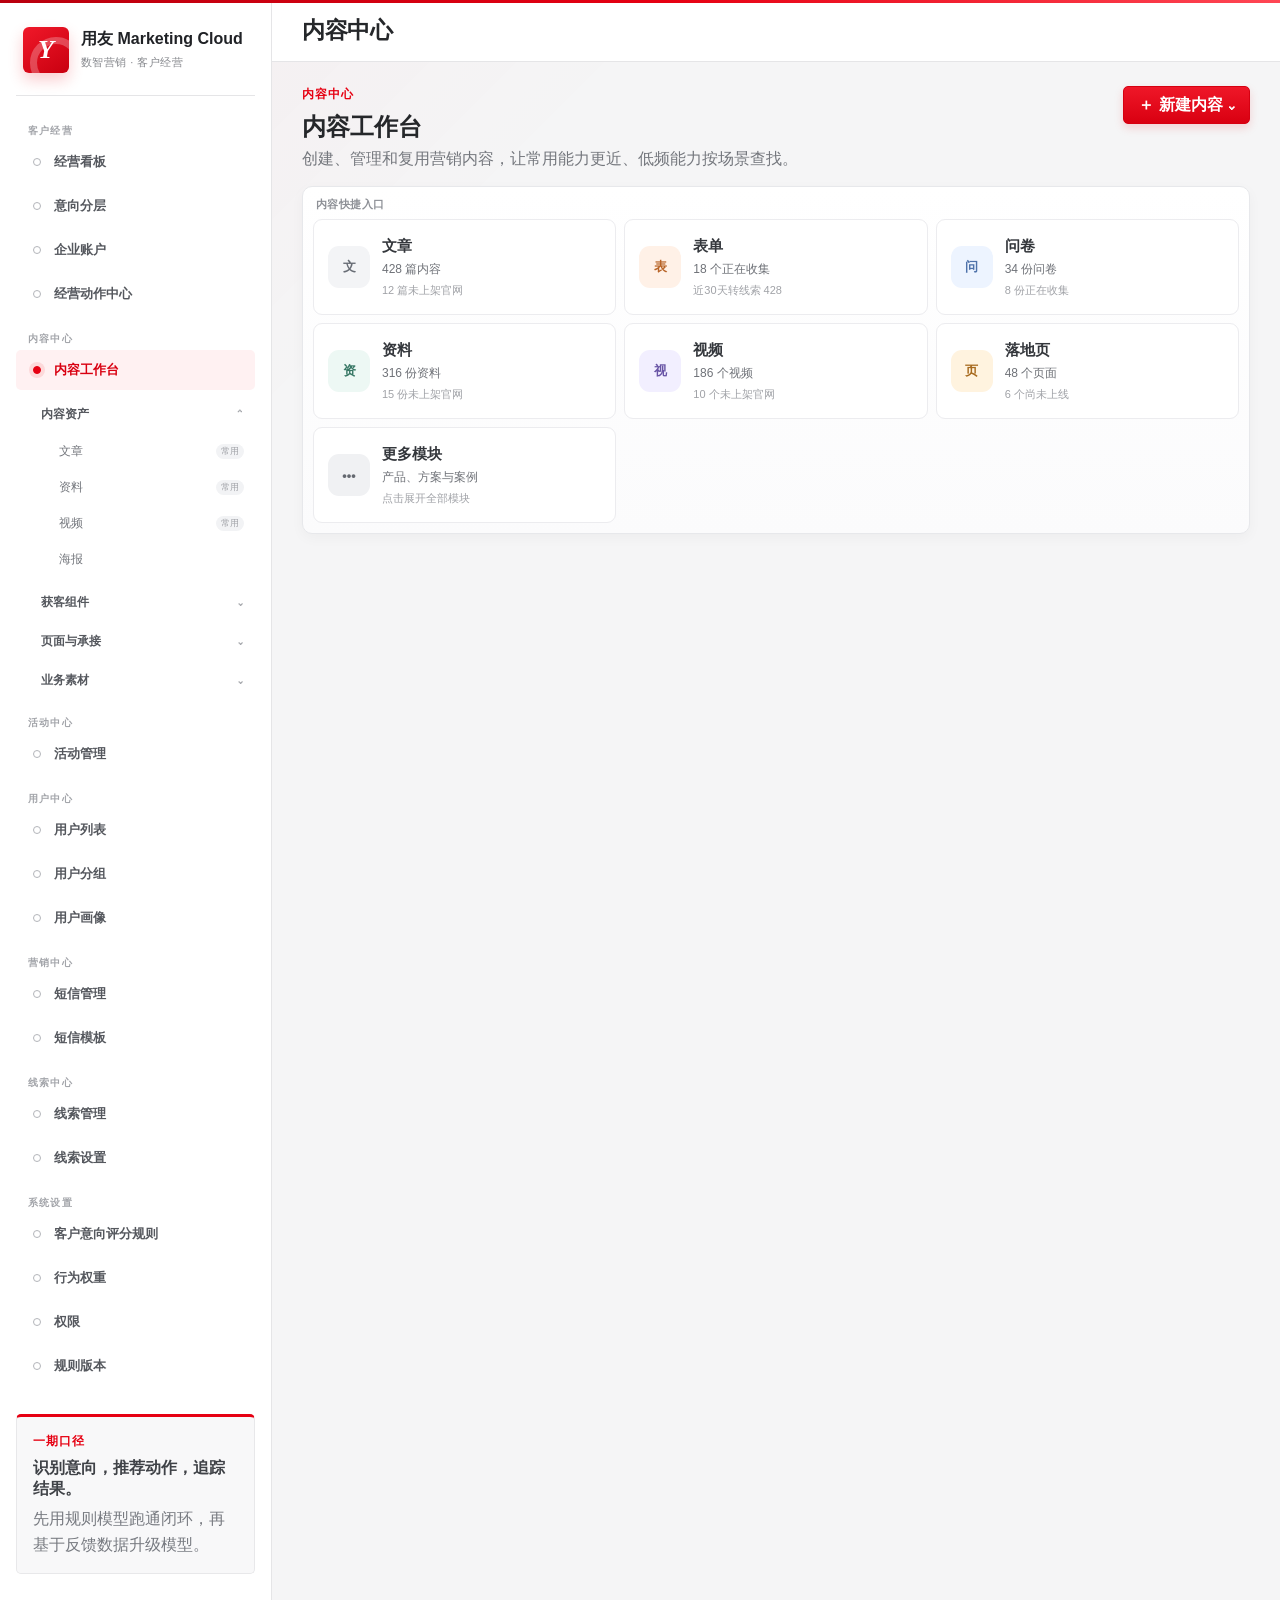
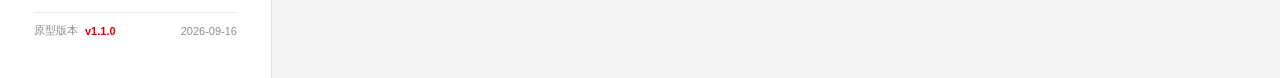
<file: prototype/index.html>
<!doctype html>
<html lang="zh-CN">
  <head>
    <meta charset="UTF-8" />
    <meta name="viewport" content="width=device-width, initial-scale=1.0" />
    <title>Marketing Cloud 一期原型</title>
    <link rel="stylesheet" href="./styles.css" />
    <link rel="stylesheet" href="./sms.css" />
      <link rel="stylesheet" href="./customer-expression.css" />
  </head>
  <body>
    <aside class="sidebar">
      <div class="brand">
        <div class="brand-mark" aria-label="用友">Y</div>
        <div>
          <h1>用友 Marketing Cloud</h1>
          <p>数智营销 · 客户经营</p>
        </div>
      </div>
      <nav class="nav" aria-label="主导航">
        <span class="nav-group-label">客户经营</span>
        <button class="nav-item" data-page="dashboard">经营看板</button>
        <button class="nav-item" data-page="layers">意向分层</button>
        <button class="nav-item" data-page="companies">企业账户</button>
        <button class="nav-item" data-page="actions">经营动作中心</button>
        <span class="nav-group-label">内容中心</span>
        <div class="content-sidebar-tree" aria-label="内容中心菜单">
          <button class="nav-item content-home-item active" data-page="contentCenter">内容工作台</button>
          <section class="content-sidebar-group open" data-content-menu-group="assets">
            <button class="content-sidebar-group-toggle" aria-expanded="true"><span>内容资产</span><i aria-hidden="true">⌄</i></button>
            <div class="content-sidebar-children">
              <button data-content-section="articles"><span>文章</span><em>常用</em></button>
              <button data-content-section="resources"><span>资料</span><em>常用</em></button>
              <button data-content-section="videos"><span>视频</span><em>常用</em></button>
              <button data-content-section="posters"><span>海报</span></button>
            </div>
          </section>
          <section class="content-sidebar-group" data-content-menu-group="acquisition">
            <button class="content-sidebar-group-toggle" aria-expanded="false"><span>获客组件</span><i aria-hidden="true">⌄</i></button>
            <div class="content-sidebar-children" hidden>
              <button data-content-section="forms"><span>表单</span><em>常用</em></button>
              <button data-content-section="surveys"><span>调查问卷</span><em>常用</em></button>
            </div>
          </section>
          <section class="content-sidebar-group" data-content-menu-group="pages">
            <button class="content-sidebar-group-toggle" aria-expanded="false"><span>页面与承接</span><i aria-hidden="true">⌄</i></button>
            <div class="content-sidebar-children" hidden>
              <button data-jump="landingPages"><span>落地页</span></button>
              <button data-content-section="aggregations"><span>聚合页</span></button>
            </div>
          </section>
          <section class="content-sidebar-group" data-content-menu-group="business">
            <button class="content-sidebar-group-toggle" aria-expanded="false"><span>业务素材</span><i aria-hidden="true">⌄</i></button>
            <div class="content-sidebar-children" hidden>
              <button data-content-section="products"><span>产品</span></button>
              <button data-content-section="solutions"><span>解决方案</span></button>
              <button data-content-section="cases"><span>客户案例</span></button>
              <button data-content-section="customerWall"><span>客户墙</span></button>
            </div>
          </section>
        </div>
        <span class="nav-group-label">活动中心</span>
        <button class="nav-item" data-page="activities">活动管理</button>
        <span class="nav-group-label">用户中心</span>
        <button class="nav-item" data-page="users">用户列表</button>
        <button class="nav-item" data-page="segment">用户分组</button>
        <button class="nav-item" data-page="profileTags">用户画像</button>
        <span class="nav-group-label">营销中心</span>
        <button class="nav-item" data-page="smsManagement">短信管理</button>
        <button class="nav-item" data-page="smsTemplates">短信模板</button>
        <span class="nav-group-label">线索中心</span>
        <button class="nav-item" data-page="leads">线索管理</button>
        <button class="nav-item" data-page="leadSettings">线索设置</button>
        <span class="nav-group-label nav-group-label-settings">系统设置</span>
        <button class="nav-item" data-page="settings">客户意向评分规则</button>
        <button class="nav-item" data-page="settingsWeights">行为权重</button>
        <button class="nav-item" data-page="settingsPermissions">权限</button>
        <button class="nav-item" data-page="settingsVersions">规则版本</button>
      </nav>
      <div class="rule-panel">
        <span class="eyebrow">一期口径</span>
        <strong>识别意向，推荐动作，追踪结果。</strong>
        <p>先用规则模型跑通闭环，再基于反馈数据升级模型。</p>
      </div>
      <div class="prototype-version" title="正式评审基线">
        <span>原型版本</span>
        <strong>v1.1.0</strong>
        <time datetime="2026-09-16">2026-09-16</time>
      </div>
    </aside>

    <main class="app-shell">
      <header class="topbar">
        <div>
          <h2 id="pageTitle">内容中心</h2>
        </div>
      </header>

      <section class="page" id="smsManagement"></section>
      <section class="page" id="smsTemplates"></section>
      <section class="page active" id="contentCenter">
        <div class="content-center-hero">
          <div>
            <span class="eyebrow">内容中心</span>
            <h3>内容工作台</h3>
            <p>创建、管理和复用营销内容，让常用能力更近、低频能力按场景查找。</p>
          </div>
          <div class="content-create-wrap">
            <button class="primary-button" id="contentCreateButton" aria-expanded="false">＋ 新建内容 <span aria-hidden="true">⌄</span></button>
            <div class="content-create-menu" id="contentCreateMenu" hidden>
              <button data-content-section="articles">新建文章</button>
              <button data-content-section="forms">新建表单</button>
              <button data-content-section="surveys">新建问卷</button>
              <button data-content-section="resources">上传资料</button>
              <button data-content-section="videos">上传视频</button>
            </div>
          </div>
        </div>

        <nav class="content-local-nav" aria-label="内容中心功能导航">
          <div class="content-nav-group frequent">
            <span>内容快捷入口</span>
            <button data-content-section="articles"><i>文</i><span><b>文章</b><small>428 篇内容</small><em>12 篇未上架官网</em></span></button>
            <button data-content-section="forms"><i>表</i><span><b>表单</b><small>18 个正在收集</small><em>近30天转线索 428</em></span></button>
            <button data-content-section="surveys"><i>问</i><span><b>问卷</b><small>34 份问卷</small><em>8 份正在收集</em></span></button>
            <button data-content-section="resources"><i>资</i><span><b>资料</b><small>316 份资料</small><em>15 份未上架官网</em></span></button>
            <button data-content-section="videos"><i>视</i><span><b>视频</b><small>186 个视频</small><em>10 个未上架官网</em></span></button>
            <button data-jump="landingPages"><i>页</i><span><b>落地页</b><small>48 个页面</small><em>6 个尚未上线</em></span></button>
            <div class="content-more-shortcut">
              <button id="contentMoreShortcut" aria-expanded="false" aria-controls="contentMoreDropdown"><i>•••</i><span><b>更多模块</b><small>产品、方案与案例</small><em>点击展开全部模块</em></span></button>
            </div>
            <div class="content-more-dropdown" id="contentMoreDropdown" hidden>
              <div class="content-more-dropdown-head"><strong>更多内容类型</strong><span>低频模块按业务场景集中展示</span></div>
              <button data-content-section="aggregations"><i>聚</i><span><b>聚合页</b><small>专题内容入口</small></span></button>
              <button data-content-section="posters"><i>海</i><span><b>海报</b><small>活动传播与分享</small></span></button>
              <button data-content-section="products"><i>产</i><span><b>产品</b><small>产品介绍素材</small></span></button>
              <button data-content-section="solutions"><i>方</i><span><b>解决方案</b><small>行业与领域方案</small></span></button>
              <button data-content-section="cases"><i>案</i><span><b>客户案例</b><small>客户成功实践</small></span></button>
              <button data-content-section="customerWall"><i>墙</i><span><b>客户墙</b><small>客户品牌背书</small></span></button>
            </div>
          </div>
        </nav>

        <section class="content-overview" id="contentOverview"></section>

        <section class="work-area content-section-panel" id="contentSectionPanel" hidden>
          <div class="content-section-head"><button class="back-button" id="backToContentOverview">← 返回内容工作台</button><div><nav class="content-breadcrumb" aria-label="面包屑"><span>内容中心</span><i>/</i><span id="contentSectionGroup">内容资产</span><i>/</i><strong id="contentSectionCrumb">文章</strong></nav><h3 id="contentSectionTitle">文章管理</h3><p id="contentSectionDescription">统一创建、发布和复用营销文章。</p></div><div class="content-section-actions"><button class="ghost-button article-ai-create" id="articleAiCreate" hidden>AI ✦ 生成文章</button><button class="primary-button" id="contentSectionCreate">＋ 新建文章</button></div></div>
          <nav class="content-view-tabs" id="contentViewTabs" aria-label="模块管理视图"></nav>
          <div class="content-section-filter" id="contentSectionFilter"><div id="contentPublishScope" role="group" aria-label="发布范围"><span>发布范围</span><button class="active">全部</button><button>本人发布</button><button>所在组织发布</button><button>其他组织发布</button></div><div id="contentSearchRow"><label class="search-input-wrap"><i aria-hidden="true">⌕</i><input id="contentKeywordFilter" type="search" placeholder="请输入关键字" /></label><select data-content-filter-field="category"><option>全部分类</option><option>行业洞察</option><option>产品动态</option><option>品牌资讯</option></select><select data-content-filter-field="status"><option>全部状态</option><option>已上架</option><option>未上架</option><option>草稿</option></select><select data-content-filter-field="type" hidden><option>全部类型</option><option>SEO</option><option>GEO</option></select><button class="primary-button">搜索</button><button class="ghost-button" id="contentAdvancedToggle" data-content-filter-field="advanced" aria-expanded="false">高级筛选⌄</button><button class="ghost-button" data-content-filter-field="reset">重置</button></div><div class="content-article-advanced" id="contentArticleAdvanced" hidden><label><span>行业</span><select><option>全部行业</option><option>制造</option><option>消费品</option><option>企业服务</option></select></label><label><span>领域</span><select><option>全部领域</option><option>数智营销</option><option>财务</option><option>人力</option></select></label><label><span>上架官网</span><select><option>全部</option><option>已上架</option><option>未上架</option></select></label><label><span>来源</span><select><option>全部来源</option><option>AI</option><option>人工</option></select></label><label><span>创建时间</span><span class="content-date-range"><input type="date" /><i>至</i><input type="date" /></span></label></div></div>
          <div class="content-list-head" id="contentListHead"><span>标题</span><span>类型 / 状态</span><span>发布人</span><span>更新时间</span><span>操作</span></div>
          <div class="content-list" id="contentSectionList"></div>
        </section>

        <section class="content-more-panel" id="contentMorePanel" hidden>
          <div class="content-more-head"><button class="back-button" id="backFromContentMore">← 返回内容工作台</button><span class="eyebrow">低频能力集中管理</span><h3>更多内容</h3><p>按业务场景选择内容类型，避免所有功能长期占据主导航。</p></div>
          <div class="content-more-groups">
            <section class="work-area"><h3>品牌与传播</h3><div><button><i>海</i><span><b>海报</b><small>活动传播与专属二维码海报</small></span></button><button><i>聚</i><span><b>聚合页</b><small>组合多种内容形成专题入口</small></span></button></div></section>
            <section class="work-area"><h3>业务素材</h3><div><button><i>产</i><span><b>产品</b><small>产品介绍和能力资料</small></span></button><button><i>方</i><span><b>解决方案</b><small>行业及领域解决方案</small></span></button><button><i>案</i><span><b>客户案例</b><small>客户实践与成功案例</small></span></button><button><i>墙</i><span><b>客户墙</b><small>客户品牌与行业背书</small></span></button></div></section>
          </div>
        </section>
      </section>

      <section class="page" id="moduleManagement">
        <div class="module-page-intro">
          <div>
            <span class="eyebrow">内容中心 / 页面与承接 / 落地页</span>
            <h3>内容模块</h3>
            <p>按发布归属快速定位模板，也可以组合模板类型、来源和名称进行精确搜索。</p>
          </div>
          <button class="primary-button" id="createModuleButton">＋ 新建模板</button>
        </div>
        <nav class="landing-manage-tabs" aria-label="落地页管理导航">
          <button data-landing-tab="landingPages">落地页列表</button>
          <button data-landing-tab="landingCategories">分类管理</button>
          <button class="active" data-landing-tab="moduleManagement">内容模块</button>
        </nav>

        <section class="work-area module-filter-panel" aria-label="模块筛选">
          <div class="organization-filter" role="group" aria-label="发布范围">
            <span class="filter-label">发布范围</span>
            <button class="active" data-organization="all">全部 <b>10</b></button>
            <button data-organization="mine">本人发布 <b>3</b></button>
            <button data-organization="current">所在组织发布 <b>5</b></button>
            <button data-organization="other">其他组织发布 <b>2</b></button>
          </div>
          <div class="module-advanced-filter">
            <label>
              <span>模板类型</span>
              <select id="moduleTypeFilter">
                <option value="all">全部类型</option>
                <option value="page">页面模板</option>
                <option value="component">组件模板</option>
              </select>
            </label>
            <label>
              <span>模板来源</span>
              <select id="moduleSourceFilter">
                <option value="all">全部来源</option>
                <option value="服务价值">服务价值</option>
                <option value="AI 融入核心业务">AI 融入核心业务</option>
                <option value="图片轮播图">图片轮播图</option>
                <option value="智能诊断">智能诊断</option>
                <option value="价值分析">价值分析</option>
              </select>
            </label>
            <label class="module-search-field">
              <span>名称搜索</span>
              <span class="search-input-wrap"><i aria-hidden="true">⌕</i><input id="moduleNameSearch" type="search" placeholder="输入模板名称" autocomplete="off" /></span>
            </label>
            <button class="primary-button" id="searchModuleFilters">搜索</button>
            <button class="ghost-button module-reset" id="resetModuleFilters">重置</button>
          </div>
        </section>

        <section class="work-area module-list-panel">
          <div class="section-head module-list-head">
            <div>
              <h3>模板列表</h3>
            </div>
            <span class="module-permission-note"><i>✓</i> 仅本人及所在组织模板可编辑</span>
          </div>
          <div class="table module-table" id="moduleTable">
            <div class="table-row table-head">
              <span>终端</span><span>模板类型</span><span>模板来源</span><span>名称</span><span>引用权限</span><span>发布人</span><span>所在机构</span><span>更新时间</span><span>操作</span>
            </div>
            <div class="table-row module-data-row" data-organization="current" data-type="component" data-source="服务价值" data-name="服务价值">
              <span><b class="terminal-badge">WEB</b></span><span><b class="type-badge component">组件模板</b></span><span>服务价值</span><span><strong>服务价值</strong><small>标准服务价值展示模块</small></span><span><b class="access-badge">可编辑</b></span><span>大服务行业</span><span>高端BG</span><span>08-28 16:59</span><span><button class="text-button">编辑</button><button class="row-more" aria-label="更多操作">···</button></span>
            </div>
            <div class="table-row module-data-row" data-organization="mine" data-type="component" data-source="服务价值" data-name="服务价值精简版">
              <span><b class="terminal-badge">WEB</b></span><span><b class="type-badge component">组件模板</b></span><span>服务价值</span><span><strong>服务价值精简版</strong><small>适用于轻量落地页</small></span><span><b class="access-badge">可编辑</b></span><span>陈玉琴</span><span>高端BG</span><span>08-28 16:56</span><span><button class="text-button">编辑</button><button class="row-more" aria-label="更多操作">···</button></span>
            </div>
            <div class="table-row module-data-row" data-organization="mine" data-type="component" data-source="AI 融入核心业务" data-name="智能体-陈玉琴">
              <span><b class="terminal-badge">WEB</b></span><span><b class="type-badge component">组件模板</b></span><span>AI 融入核心业务</span><span><strong>智能体-陈玉琴</strong><small>核心业务智能体介绍</small></span><span><b class="access-badge">可编辑</b></span><span>陈玉琴</span><span>高端BG</span><span>08-26 18:21</span><span><button class="text-button">编辑</button><button class="row-more" aria-label="更多操作">···</button></span>
            </div>
            <div class="table-row module-data-row" data-organization="other" data-type="component" data-source="图片轮播图" data-name="图片轮播图">
              <span><b class="terminal-badge">WEB</b></span><span><b class="type-badge component">组件模板</b></span><span>图片轮播图</span><span><strong>图片轮播图</strong><small>多图自动轮播模块</small></span><span><b class="access-badge view">可引用</b></span><span>刘聪聪</span><span>超级版事业部</span><span>07-17 09:10</span><span><button class="text-button">预览</button><button class="row-more" aria-label="更多操作">···</button></span>
            </div>
            <div class="table-row module-data-row" data-organization="current" data-type="page" data-source="" data-name="YonIMP 用友智能监控平台">
              <span><b class="terminal-badge">WEB</b></span><span><b class="type-badge page">页面模板</b></span><span><em class="empty-value">未设置</em></span><span><strong>YonIMP｜用友智能监控平台</strong><small>产品专题页面</small></span><span><b class="access-badge">可编辑</b></span><span>杨晨</span><span>客户成功支持服务</span><span>07-07 12:52</span><span><button class="text-button">编辑</button><button class="row-more" aria-label="更多操作">···</button></span>
            </div>
            <div class="table-row module-data-row" data-organization="current" data-type="page" data-source="" data-name="YonIMP 用友智能监控平台 V2">
              <span><b class="terminal-badge">WEB</b></span><span><b class="type-badge page">页面模板</b></span><span><em class="empty-value">未设置</em></span><span><strong>YonIMP｜用友智能监控平台 V2</strong><small>产品专题页面迭代版</small></span><span><b class="access-badge">可编辑</b></span><span>杨晨</span><span>客户成功支持服务</span><span>07-07 12:45</span><span><button class="text-button">编辑</button><button class="row-more" aria-label="更多操作">···</button></span>
            </div>
            <div class="table-row module-data-row" data-organization="current" data-type="component" data-source="智能诊断" data-name="智能诊断">
              <span><b class="terminal-badge">WEB</b></span><span><b class="type-badge component">组件模板</b></span><span>智能诊断</span><span><strong>智能诊断</strong><small>智能诊断结果展示</small></span><span><b class="access-badge">可编辑</b></span><span>杨晨</span><span>客户成功支持服务</span><span>07-07 12:41</span><span><button class="text-button">编辑</button><button class="row-more" aria-label="更多操作">···</button></span>
            </div>
            <div class="table-row module-data-row" data-organization="mine" data-type="component" data-source="价值分析" data-name="价值分析">
              <span><b class="terminal-badge">WEB</b></span><span><b class="type-badge component">组件模板</b></span><span>价值分析</span><span><strong>价值分析</strong><small>业务价值多维分析</small></span><span><b class="access-badge">可编辑</b></span><span>陈玉琴</span><span>高端BG</span><span>07-07 12:40</span><span><button class="text-button">编辑</button><button class="row-more" aria-label="更多操作">···</button></span>
            </div>
            <div class="table-row module-data-row" data-organization="current" data-type="component" data-source="价值分析" data-name="价值分析看板">
              <span><b class="terminal-badge">WEB</b></span><span><b class="type-badge component">组件模板</b></span><span>价值分析</span><span><strong>价值分析看板</strong><small>指标卡与图表组合</small></span><span><b class="access-badge">可编辑</b></span><span>杨晨</span><span>客户成功支持服务</span><span>07-07 11:05</span><span><button class="text-button">编辑</button><button class="row-more" aria-label="更多操作">···</button></span>
            </div>
            <div class="table-row module-data-row" data-organization="other" data-type="page" data-source="价值分析" data-name="价值分析专题页">
              <span><b class="terminal-badge">WEB</b></span><span><b class="type-badge page">页面模板</b></span><span>价值分析</span><span><strong>价值分析专题页</strong><small>完整价值分析落地页</small></span><span><b class="access-badge view">可引用</b></span><span>杨晨</span><span>客户成功支持服务</span><span>07-07 11:04</span><span><button class="text-button">预览</button><button class="row-more" aria-label="更多操作">···</button></span>
            </div>
            <div class="module-empty-state" id="moduleEmptyState" hidden>
              <i>⌕</i><strong>没有找到匹配的模板</strong><span>尝试调整发布范围、类型或搜索关键词</span><button class="text-button" id="emptyResetModuleFilters">清空筛选条件</button>
            </div>
          </div>
          <div class="module-pagination">
            <span id="modulePaginationText">显示 1–10，共 10 条</span>
            <div><button disabled>‹</button><button class="active">1</button><button disabled>›</button></div>
          </div>
        </section>
      </section>

      <section class="page" id="dashboard">
        <div class="dashboard-timebar">
          <div>
            <span class="eyebrow">默认统计口径</span>
            <strong id="dashboardDateNote">经营动作看今日，趋势转化看近7/30天，资源余额看当前状态。</strong>
          </div>
          <div class="time-filter" aria-label="看板时间筛选">
            <button class="active" data-range="今日">今日</button>
            <button data-range="昨日">昨日</button>
            <button data-range="近7天">近7天</button>
            <button data-range="近30天">近30天</button>
            <button data-range="自定义">自定义</button>
          </div>
        </div>

        <div class="metric-grid">
          <article class="metric">
            <span>新增留资客户</span>
            <strong>342</strong>
            <em>今日 · 官网表单占 58%</em>
          </article>
          <article class="metric">
            <span>已同步 CRM 线索</span>
            <strong>489</strong>
            <em>今日 · 自动同步 342 条</em>
          </article>
          <article class="metric">
            <span>待经营高意向客户</span>
            <strong>1,286</strong>
            <em>今日 · 未留资客户 944 人</em>
          </article>
          <article class="metric">
            <span>活动转化客户</span>
            <strong>188</strong>
            <em>今日 · 活动后留资 76 人</em>
          </article>
        </div>

        <div class="insight-strip">
          <article class="insight accent-blue">
            <span>洞察 1</span>
            <strong>官网直接留资已自动进入 CRM</strong>
            <p>本周 342 名客户提交表单，其中 198 名来自官网落地页。</p>
          </article>
          <article class="insight accent-green">
            <span>洞察 2</span>
            <strong>944 名高意向客户尚未留资</strong>
            <p>这部分来自浏览网站和内容行为，建议优先做内容触达和再营销。</p>
          </article>
          <article class="insight accent-orange">
            <span>洞察 3</span>
            <strong>活动后访问产品页转化更高</strong>
            <p>活动签到后 7 天内访问方案页的客户，留资率达到 24.6%。</p>
          </article>
        </div>

        <section class="work-area source-overview">
          <div class="section-head">
            <div>
              <h3 id="conversionTitle">渠道转化概览</h3>
              <span class="module-scope" id="conversionScope">默认口径：近7天转化，按首次触达渠道归因</span>
            </div>
            <div class="segmented">
              <button class="active">本周</button>
              <button>本月</button>
              <button>季度</button>
            </div>
          </div>
          <div class="conversion-tabs" aria-label="转化分析维度">
            <button class="active" data-conversion-tab="channel">渠道转化</button>
            <button data-conversion-tab="entry">转化入口</button>
          </div>
          <div class="table source-table conversion-panel active" id="channelConversion">
            <div class="table-row table-head">
              <span>渠道</span>
              <span>访问/触达</span>
              <span>高意向</span>
              <span>可经营客户</span>
              <span>同步 CRM</span>
              <span>销售机会</span>
            </div>
            <div class="table-row">
              <span>自然搜索</span>
              <span>8,210</span>
              <span>533</span>
              <span>72</span>
              <span>72</span>
              <span>9</span>
            </div>
            <div class="table-row">
              <span>直接访问</span>
              <span>3,450</span>
              <span>421</span>
              <span>88</span>
              <span>88</span>
              <span>13</span>
            </div>
            <div class="table-row">
              <span>付费广告</span>
              <span>2,860</span>
              <span>376</span>
              <span>96</span>
              <span>96</span>
              <span>16</span>
            </div>
            <div class="table-row">
              <span>活动渠道</span>
              <span>3,920</span>
              <span>614</span>
              <span>188</span>
              <span>176</span>
              <span>31</span>
            </div>
            <div class="table-row">
              <span>内容渠道</span>
              <span>1,506</span>
              <span>429</span>
              <span>96</span>
              <span>91</span>
              <span>14</span>
            </div>
            <div class="table-row">
              <span>企微分享</span>
              <span>980</span>
              <span>211</span>
              <span>54</span>
              <span>48</span>
              <span>8</span>
            </div>
          </div>
          <div class="table entry-table conversion-panel" id="entryConversion">
            <div class="table-row table-head">
              <span>转化入口</span>
              <span>留资人数</span>
              <span>有效留资</span>
              <span>同步 CRM</span>
              <span>销售机会</span>
              <span>转化率</span>
            </div>
            <div class="table-row">
              <span>官网表单</span>
              <span>198</span>
              <span>186</span>
              <span>186</span>
              <span>24</span>
              <span>8.6%</span>
            </div>
            <div class="table-row">
              <span>落地页表单</span>
              <span>144</span>
              <span>132</span>
              <span>132</span>
              <span>18</span>
              <span>11.2%</span>
            </div>
            <div class="table-row">
              <span>活动报名</span>
              <span>188</span>
              <span>176</span>
              <span>176</span>
              <span>31</span>
              <span>24.6%</span>
            </div>
            <div class="table-row">
              <span>资料下载</span>
              <span>96</span>
              <span>91</span>
              <span>91</span>
              <span>14</span>
              <span>18.4%</span>
            </div>
            <div class="table-row">
              <span>咨询表单</span>
              <span>31</span>
              <span>29</span>
              <span>29</span>
              <span>6</span>
              <span>32.1%</span>
            </div>
          </div>
        </section>

        <section class="work-area account-summary-panel">
          <div class="section-head">
            <div>
              <h3>企业经营摘要</h3>
              <span class="module-scope">默认口径：近7天企业升温与历史客户再活跃</span>
            </div>
            <button class="text-button" data-jump="account">查看企业洞察</button>
          </div>
          <div class="account-summary-grid">
            <article>
              <span>新增高价值企业</span>
              <strong>12</strong>
              <p>注册资本、规模、行业匹配度较高</p>
            </article>
            <article>
              <span>历史签约客户重新活跃</span>
              <strong>8</strong>
              <p>最近 7 天出现资料下载或方案页访问</p>
            </article>
            <article>
              <span>产品使用中且近期高意向</span>
              <strong>5</strong>
              <p>适合标记复购或增购机会</p>
            </article>
          </div>
        </section>

        <section class="work-area">
          <div class="section-head">
            <div>
              <h3>待确认建议</h3>
              <span class="module-scope">最近 7 天触发 · 仅展示优先级最高的 4 条，统一进入经营动作中心处理。</span>
            </div>
            <button class="text-button">查看全部</button>
          </div>
          <div class="table dashboard-action-table">
            <div class="table-row table-head">
              <span>客户/企业</span>
              <span>来源</span>
              <span>当前阶段</span>
              <span>意向分</span>
              <span>CRM 状态</span>
              <span>下一步建议</span>
              <span>操作</span>
            </div>
            <div class="table-row">
              <span>XX 制造集团</span>
              <span>多人浏览</span>
              <span>企业升温</span>
              <span><b class="score high">88</b></span>
              <span>部分同步</span>
              <span>同步 CRM</span>
              <span><button class="mini-button" data-jump="actions">查看动作</button><button class="mini-ghost" data-jump="companies">企业洞察</button></span>
            </div>
            <div class="table-row">
              <span>李明</span>
              <span>官网表单</span>
              <span>已留资</span>
              <span><b class="score high">86</b></span>
              <span>已同步</span>
              <span>提醒销售跟进</span>
              <span><button class="mini-button" data-jump="actions">查看动作</button><button class="mini-ghost">详情</button></span>
            </div>
            <div class="table-row">
              <span>王五</span>
              <span>活动报名</span>
              <span>活动后升温</span>
              <span><b class="score mid">68</b></span>
              <span>未同步</span>
              <span>活动回访</span>
              <span><button class="mini-button" data-jump="actions">查看动作</button><button class="mini-ghost">详情</button></span>
            </div>
            <div class="table-row">
              <span>李四</span>
              <span>浏览网站</span>
              <span>高意向未留资</span>
              <span><b class="score high">88</b></span>
              <span>未同步</span>
              <span>推荐内容触达</span>
              <span><button class="mini-button" data-jump="actions">查看动作</button><button class="mini-ghost">详情</button></span>
            </div>
          </div>
        </section>

        <div class="dashboard-support-grid single">
          <section class="work-area resource-overview">
            <div class="section-head">
              <div>
                <h3>运营资源概览</h3>
                <span class="module-scope">默认口径：当前累计状态</span>
              </div>
              <button class="text-button">资源中心</button>
            </div>
            <div class="resource-grid">
              <article>
                <span>活动资产</span>
                <strong>0</strong>
                <p>报名 0 · 签到 0 · 有效线索 0</p>
              </article>
              <article>
                <span>内容资产</span>
                <strong>6</strong>
                <p>文章阅读 149 · 视频播放 0</p>
              </article>
              <article>
                <span>落地页</span>
                <strong>0</strong>
                <p>浏览 0 · 有效线索 0</p>
              </article>
              <article>
                <span>资料下载</span>
                <strong>0</strong>
                <p>查看 227 · 下载 131</p>
              </article>
              <article>
                <span>表单/咨询</span>
                <strong>32</strong>
                <p>表单 1 · 咨询 31</p>
              </article>
              <article>
                <span>资源预警</span>
                <strong>正常</strong>
                <p>短信 88,500 · 邮件 14,740</p>
              </article>
            </div>
          </section>
        </div>
      </section>

      <section class="page" id="layers">
        <section class="unified-filter-panel" aria-label="客户筛选">
          <div class="unified-filter-fields intent-filter-grid">
            <label class="unified-filter-field"><span>行业</span><select id="intentIndustryFilter"><option>全部行业</option><option>制造业</option><option>医疗</option><option>金融</option></select></label>
            <label class="unified-filter-field"><span>意向等级</span><select id="intentLevelSelect"><option value="high">高意向</option><option value="mid">中意向</option><option value="low">低意向</option><option value="silent">沉默客户</option></select></label>
            <div class="unified-filter-actions intent-filter-actions">
              <button class="primary-button" id="intentApplyFilter">查询</button>
              <button class="ghost-button unified-advanced-toggle" id="intentAdvancedButton" aria-expanded="false" aria-controls="intentAdvancedFilters">高级筛选 <span aria-hidden="true">⌄</span></button>
              <button class="ghost-button unified-reset">重置</button>
            </div>
          </div>
          <div class="unified-filter-advanced" id="intentAdvancedFilters"><div class="unified-filter-fields intent-advanced-grid"><label class="unified-filter-field"><span>地区</span><select id="intentRegionFilter"><option value="">全部地区</option><option>华东</option><option>华南</option><option>华北</option></select></label><label class="unified-filter-field"><span>行为时间</span><select id="intentRangeFilter"><option value="">不限时间</option><option value="7">最近 7 天</option><option value="30">最近 30 天</option><option value="90">最近 90 天</option></select></label></div></div>
        </section>

        <div class="intent-level-overview" aria-label="客户意向等级">
          <button class="intent-level-card high active" data-intent-level="high"><span>高意向</span><strong>80-100 分</strong><em>建议优先经营或提醒销售</em><b>486 人</b></button>
          <button class="intent-level-card mid" data-intent-level="mid"><span>中意向</span><strong>50-79 分</strong><em>建议持续内容与活动培育</em><b>1,903 人</b></button>
          <button class="intent-level-card low" data-intent-level="low"><span>低意向</span><strong>20-49 分</strong><em>建议轻量内容触达</em><b>4,216 人</b></button>
          <button class="intent-level-card silent" data-intent-level="silent"><span>沉默客户</span><strong>0-19 分</strong><em>建议召回或暂缓经营</em><b>8,640 人</b></button>
        </div>

        <section class="work-area">
          <div class="section-head">
            <div><h3 id="intentListTitle">高意向客户</h3><span class="module-scope" id="intentListScope">80-100 分 · 近期出现明确产品兴趣或转化行为</span></div>
            <span class="intent-rule-version">评分规则 V1.0 · 更新于今日 08:00</span>
          </div>
          <div class="intent-action-guide high" id="intentActionGuide"><strong>下一步建议</strong><span>未进入 CRM：同步为线索</span><span>已有销售跟进：提醒销售关注最新行为</span><span>多人同企业活跃：查看企业洞察</span></div>
          <div class="table customer-table" id="intentCustomerTable">
            <div class="table-row table-head">
              <span>客户名称</span><span>所属企业</span><span>行业</span><span>意向分</span><span>最近行为</span><span>CRM 状态</span><span>下一步建议</span>
            </div>
            <div class="table-row intent-customer-row">
              <span><button class="inline-link" data-jump="profileTags">张三</button></span><span>XX 制造集团</span><span>制造业</span><span><b class="score high">94</b></span><span>下载制造业白皮书</span><span>待企业同步</span><span><button class="mini-button next-action-button" data-action-kind="account-crm" data-action-target="XX 制造集团" data-action-score="94" data-action-reason="张三与同企业另外 2 名活跃人员已合并为一条企业 CRM 同步动作。">处理建议</button></span>
            </div>
            <div class="table-row intent-customer-row">
              <span><button class="inline-link" data-jump="profileTags">陈洁</button></span><span>海川医疗</span><span>医疗</span><span><b class="score high">83</b></span><span>访问价格页</span><span>已有线索</span><span><button class="mini-button next-action-button" data-action-kind="sales" data-action-target="陈洁 / 海川医疗" data-action-score="83" data-action-reason="访问价格页，CRM 已有线索，优先通知销售而非继续营销触达">处理建议</button></span>
            </div>
          </div>
        </section>
      </section>

      <section class="page" id="users">
        <section class="work-area group-console">
          <div class="group-toolbar">
            <div>
              <h3>用户列表</h3>
              <span class="module-scope">统一查看用户基础信息、身份、标签和经营资格；客户意向判断请进入意向分层。</span>
            </div>
            <button class="primary-button">添加用户</button>
          </div>
          <section class="unified-filter-panel embedded" aria-label="用户筛选">
            <div class="unified-filter-fields user-filter-grid">
              <label class="unified-filter-field keyword"><span>用户搜索</span><span class="search-input-wrap"><i aria-hidden="true">⌕</i><input id="userKeyword" type="search" placeholder="搜索姓名、手机号、邮箱或所属企业" /></span></label>
              <label class="unified-filter-field"><span>用户身份</span><select id="userIdentityFilter"><option value="">全部身份</option><option>客户</option><option>内部员工</option></select></label>
              <label class="unified-filter-field"><span>用户状态</span><select id="userStatusFilter"><option value="">全部状态</option><option>可经营</option><option>已排除</option></select></label>
              <div class="unified-filter-actions">
                <button class="primary-button" id="userSearchButton">搜索</button>
                <button class="ghost-button unified-advanced-toggle" id="userAdvancedButton" aria-expanded="false" aria-controls="userAdvancedFilters">高级筛选 <span aria-hidden="true">⌄</span></button>
                <button class="ghost-button unified-reset" id="userResetButton">重置</button>
              </div>
            </div>
            <div class="unified-filter-advanced" id="userAdvancedFilters">
              <div class="unified-filter-fields user-advanced-grid">
                <label class="unified-filter-field"><span>性别</span><select id="userGenderFilter"><option value="">全部性别</option><option>男</option><option>女</option><option>未知</option></select></label>
                <label class="unified-filter-field"><span>行业</span><select id="userIndustryFilter"><option value="">全部行业</option><option>制造业</option><option>医疗</option><option>数字科技</option></select></label>
                <label class="unified-filter-field"><span>地区</span><select id="userRegionFilter"><option value="">全部地区</option><option>华东</option><option>华南</option><option>华北</option></select></label>
                <label class="unified-filter-field"><span>来源渠道</span><select id="userSourceFilter"><option value="">全部渠道</option><option>落地页</option><option>活动报名</option><option>手动添加</option></select></label>
                <label class="unified-filter-field"><span>注册时间</span><select id="userRegisteredFilter"><option value="">全部时间</option><option value="7">最近 7 天</option><option value="30">最近 30 天</option><option value="90">最近 90 天</option></select></label>
                <label class="unified-filter-field"><span>最近活跃</span><select id="userActiveFilter"><option value="">不限时间</option><option value="0">今日</option><option value="7">最近 7 天</option><option value="30">最近 30 天</option></select></label>
              </div>
            </div>
          </section>
          <div class="table group-table user-list-table">
            <div class="table-row table-head"><span>姓名</span><span>所属企业</span><span>身份</span><span>职位</span><span>用户状态</span><span>最近活跃</span><span>标签</span><span>操作</span></div>
            <div class="table-row user-list-row" data-search="张三 XX制造集团 采购负责人 制造业 供应链云" data-identity="客户" data-status="可经营" data-gender="男" data-industry="制造业" data-region="华东" data-source="落地页" data-registered-days="12" data-active-days="2"><span>张三</span><span>XX 制造集团</span><span>客户</span><span>采购负责人</span><span>可经营</span><span>2 天前</span><span>制造业、供应链云</span><span><button class="text-button" data-jump="profileTags">查看画像</button></span></div>
            <div class="table-row user-list-row" data-search="陈洁 海川医疗 信息化经理 医疗 智能决策" data-identity="客户" data-status="可经营" data-gender="女" data-industry="医疗" data-region="华南" data-source="活动报名" data-registered-days="70" data-active-days="1"><span>陈洁</span><span>海川医疗</span><span>客户</span><span>信息化经理</span><span>可经营</span><span>1 天前</span><span>医疗、智能决策</span><span><button class="text-button" data-jump="profileTags">查看画像</button></span></div>
            <div class="table-row user-list-row" data-search="王五 用友网络科技股份有限公司 数智技术专家 数字营销 财务" data-identity="内部员工" data-status="已排除" data-gender="男" data-industry="数字科技" data-region="华北" data-source="手动添加" data-registered-days="260" data-active-days="0"><span>王五</span><span>用友网络科技股份有限公司</span><span>内部员工</span><span>数智技术专家</span><span>已排除</span><span>今日</span><span>数字营销、财务</span><span><button class="text-button" data-jump="profileTags">查看画像</button></span></div>
            <div class="content-list-empty" id="userEmptyState" hidden><b>没有找到匹配用户</b><span>请调整筛选条件后重试</span></div>
          </div>
        </section>
      </section>

      <section class="page" id="companies">
        <section class="work-area company-list-console">
          <div class="group-toolbar">
            <div>
              <h3>企业账户</h3>
              <span class="module-scope">识别优先经营企业，并将企业画像、活跃人员与关键行为同步给销售。</span>
            </div>
            <button class="ghost-button">导入公司</button>
          </div>
          <section class="unified-filter-panel embedded" aria-label="企业筛选">
            <div class="unified-filter-fields company-basic-filter">
              <label class="unified-filter-field keyword"><span>企业搜索</span><span class="search-input-wrap"><i aria-hidden="true">⌕</i><input id="companyKeyword" type="search" placeholder="输入公司名称、行业或产品关键词" /></span></label>
              <div class="unified-filter-actions">
                <button class="primary-button" id="companySearchButton">搜索</button>
                <button class="ghost-button unified-advanced-toggle" id="companyAdvancedButton" aria-expanded="false" aria-controls="companyAdvancedFilters">高级筛选 <span aria-hidden="true">⌄</span></button>
                <button class="ghost-button unified-reset">重置</button>
              </div>
            </div>
            <div class="unified-filter-advanced" id="companyAdvancedFilters">
              <div class="unified-filter-fields two-columns">
                <label class="unified-filter-field"><span>企业状态</span><select id="companyStatusFilter"><option value="">全部状态</option><option>高意向</option><option>升温</option><option>培育</option><option>低活跃</option></select></label>
                <label class="unified-filter-field"><span>CRM 状态</span><select id="companyCrmFilter"><option value="">全部状态</option><option>已建档</option><option>未建档</option><option>部分同步</option></select></label>
              </div>
            </div>
          </section>
          <div class="company-summary-row">
            <article><span>高意向企业</span><strong>73</strong></article>
            <article><span>近7天升温</span><strong>28</strong></article>
            <article><span>历史客户再活跃</span><strong>8</strong></article>
            <article><span>待同步 CRM 企业</span><strong>19</strong></article>
          </div>
          <div class="table company-list-table" id="companyListTable">
            <div class="table-row table-head">
              <span>公司名称</span>
              <span>企业意向分</span>
              <span>企业状态</span>
              <span>近7天变化</span>
              <span>用户人数</span>
              <span>参与活动人数</span>
              <span>在用产品</span>
              <span>最近签约</span>
              <span>累计签约</span>
              <span>行业</span>
              <span>CRM 状态</span>
              <span>销售交接建议</span>
            </div>
            <div class="table-row company-list-row" data-status="高意向" data-crm="已建档" data-search="西游记互联网科技公司 互联网 软件服务 NCCloud">
              <span>西游记互联网科技公司</span>
              <span><b class="score high">91</b></span>
              <span><b class="source-tag ai">高意向</b></span>
              <span class="up-change">+18</span>
              <span>2,345</span>
              <span>1,234</span>
              <span>NCCloud</span>
              <span>2023-12-15</span>
              <span>8次</span>
              <span>互联网/软件服务</span>
              <span>已建档</span>
              <span><button class="mini-button next-action-button" data-action-kind="account-opportunity" data-action-target="西游记互联网科技公司" data-action-score="91" data-action-reason="近 7 天企业意向上升 18 分，3 名关键人员持续活跃；企业已使用 NCCloud，出现智能决策系统增购信号。">标记机会</button><button class="mini-ghost" data-jump="account">查看洞察</button></span>
            </div>
            <div class="table-row company-list-row" data-status="升温" data-crm="部分同步" data-search="XX 制造集团 制造业">
              <span>XX 制造集团</span>
              <span><b class="score high">88</b></span>
              <span><b class="source-tag ai">升温</b></span>
              <span class="up-change">+15</span>
              <span>642</span>
              <span>86</span>
              <span>暂无</span>
              <span>-</span>
              <span>0次</span>
              <span>制造业</span>
              <span>部分同步</span>
              <span><button class="mini-button next-action-button" data-action-kind="account-crm" data-action-target="XX 制造集团" data-action-score="88" data-action-reason="近 7 天企业意向上升 15 分，3 名有效联系人持续访问产品方案与下载资料，CRM 仅完成部分同步。">同步 CRM</button><button class="mini-ghost" data-jump="account">查看洞察</button></span>
            </div>
            <div class="table-row company-list-row" data-status="培育" data-crm="已建档" data-search="海川医疗 医疗 智能决策系统">
              <span>海川医疗</span>
              <span><b class="score mid">76</b></span>
              <span><b class="source-tag">培育</b></span>
              <span class="up-change">+7</span>
              <span>318</span>
              <span>42</span>
              <span>智能决策系统</span>
              <span>2024-01-08</span>
              <span>2次</span>
              <span>医疗</span>
              <span>已建档</span>
              <span><button class="mini-button next-action-button" data-action-kind="account-update" data-action-target="海川医疗" data-action-score="76" data-action-reason="企业已在 CRM 建档，近 7 天新增 2 名活跃人员并集中关注智能决策系统，建议补充最新人员与行为动态。">更新 CRM 动态</button><button class="mini-ghost" data-jump="account">查看洞察</button></span>
            </div>
            <div class="table-row company-list-row" data-status="培育" data-crm="未建档" data-search="远航自动化 制造业">
              <span>远航自动化</span>
              <span><b class="score mid">67</b></span>
              <span><b class="source-tag">培育</b></span>
              <span class="down-change">-4</span>
              <span>205</span>
              <span>31</span>
              <span>暂无</span>
              <span>-</span>
              <span>0次</span>
              <span>制造业</span>
              <span>未建档</span>
              <span><button class="mini-button next-action-button" data-action-kind="account-crm" data-action-target="远航自动化" data-action-score="67" data-action-reason="已识别 2 名有效活跃人员，企业尚未在 CRM 建档；建议同步企业与人员信息，供销售判断是否跟进。">同步 CRM</button><button class="mini-ghost" data-jump="account">查看洞察</button></span>
            </div>
          </div>
          <div class="content-list-empty" id="companyEmptyState" hidden><b>没有找到匹配企业</b><span>请调整筛选条件后重试</span></div>
          <div class="pagination-row">
            <span>共 614 家</span>
            <select><option>10条/页</option><option>20条/页</option></select>
            <button class="ghost-button">上一页</button>
            <button class="primary-button">1</button>
            <button class="ghost-button">2</button>
            <button class="ghost-button">3</button>
            <button class="ghost-button">下一页</button>
          </div>
        </section>
      </section>

      <section class="page" id="customerProfile">
        <div class="customer-profile-hero">
          <div>
            <span class="eyebrow">客户维度</span>
            <h3>张三</h3>
            <p>采购负责人 · XX 制造集团 · 上海 · CRM 部分同步</p>
            <div class="customer-profile-flags">
              <b>外部客户</b>
              <b>关键角色</b>
              <b>可经营</b>
            </div>
          </div>
          <div class="customer-intent-score">
            <span>客户意向分</span>
            <strong>94</strong>
            <em>高意向</em>
          </div>
        </div>

        <section class="work-area customer-profile-summary">
          <div class="section-head">
            <div>
              <h3>客户经营摘要</h3>
              <span class="module-scope">更新于 2026-06-12 09:20 · 评分规则版本 v1.2</span>
            </div>
            <button class="ghost-button">查看评分明细</button>
          </div>
          <div class="customer-summary-grid">
            <article><span>所属企业</span><strong>XX 制造集团</strong><em>企业意向分 88</em></article>
            <article><span>职位角色</span><strong>采购负责人</strong><em>关键角色 · 决策影响人</em></article>
            <article><span>最近活跃</span><strong>2 天前</strong><em>下载制造业白皮书</em></article>
            <article><span>近 30 天行为</span><strong>48 次</strong><em>较上期增加 32%</em></article>
            <article><span>CRM 状态</span><strong>待企业同步</strong><em>已聚合张三等 3 名活跃人员</em></article>
            <article><span>下一步建议</span><strong>纳入企业 CRM 同步</strong><em>P0 · 与企业动作共用一条记录</em></article>
          </div>
        </section>

        <div class="customer-profile-layout">
          <section class="work-area">
            <div class="section-head">
              <div>
                <h3>基础画像</h3>
                <span class="module-scope">身份、联系方式和客户属性</span>
              </div>
            </div>
            <div class="profile-field-grid">
              <article><span>用户身份</span><strong>客户 · customer</strong></article>
              <article><span>手机</span><strong>138****6802</strong></article>
              <article><span>邮箱</span><strong>zhang***@example.com</strong></article>
              <article><span>部门</span><strong>采购与供应链中心</strong></article>
              <article><span>行业</span><strong>装备制造</strong></article>
              <article><span>客户来源</span><strong>自然搜索 · 官网</strong></article>
            </div>
          </section>

          <section class="work-area">
            <div class="section-head">
              <div>
                <h3>意向判断</h3>
                <span class="module-scope">规则计算，AI 负责解释原因</span>
              </div>
            </div>
            <div class="customer-intent-reason">
              <strong>近期采购意向明显上升</strong>
              <p>近 7 天连续访问解决方案和产品页，并下载制造业白皮书；所属企业同时有 3 名联系人活跃。</p>
              <div class="intent-reason-list">
                <span><b>+25</b> 下载白皮书</span>
                <span><b>+20</b> 多次访问解决方案页</span>
                <span><b>+15</b> 企业多人活跃</span>
                <span><b>+10</b> 关键角色加成</span>
              </div>
            </div>
          </section>
        </div>

        <div class="customer-profile-layout">
          <section class="work-area">
            <div class="section-head">
              <div>
                <h3>兴趣与关注</h3>
                <span class="module-scope">由近期内容行为聚合，用于内容推荐和分组</span>
              </div>
            </div>
            <div class="customer-interest-groups">
              <div><span>关注产品</span><div class="tag-cloud"><b>YonSuite</b><b>供应链云</b></div></div>
              <div><span>关注领域</span><div class="tag-cloud"><b>采购管理</b><b>业财一体化</b></div></div>
              <div><span>关注内容</span><div class="tag-cloud"><b>制造业案例</b><b>数字化转型</b></div></div>
            </div>
          </section>

          <section class="work-area">
            <div class="section-head">
              <div>
                <h3>最近关键行为</h3>
                <span class="module-scope">仅展示影响意向判断的高价值行为</span>
              </div>
            </div>
            <ol class="timeline customer-behavior-timeline">
              <li><time>6月10日</time><span>下载《制造业供应链数字化白皮书》</span></li>
              <li><time>6月9日</time><span>访问供应链解决方案页 3 次</span></li>
              <li><time>6月7日</time><span>查看 XX 制造行业客户案例</span></li>
              <li><time>6月3日</time><span>活动签到并观看直播 26 分钟</span></li>
            </ol>
          </section>
        </div>

        <section class="work-area customer-next-action">
          <div>
            <span class="eyebrow">下一步建议</span>
            <strong>纳入“XX 制造集团 · 同步 CRM”企业动作</strong>
            <p>张三与同企业另外 2 名活跃人员已聚合处理，不再生成一条重复的联系人同步任务。</p>
          </div>
          <div class="button-row">
            <button class="primary-button next-action-button" data-action-kind="account-crm" data-action-target="XX 制造集团" data-action-score="88" data-action-reason="张三与同企业另外 2 名活跃人员已聚合为一条企业 CRM 同步动作。">处理企业同步</button>
            <button class="ghost-button" data-jump="companies">查看企业账户</button>
          </div>
        </section>
      </section>

      <section class="page" id="profileTags">
        <div class="profile-tag-hero">
          <div>
            <span class="eyebrow">User Profile</span>
            <h3>用户画像</h3>
            <p>画像负责描述“这个人是谁、关注什么、最近做了什么”；客户意向分层负责判断是否值得经营及下一步动作。</p>
          </div>
          <div class="profile-tag-status">
            <span>经营资格</span>
            <strong>已排除</strong>
          </div>
        </div>

        <section class="work-area mk-profile-summary">
          <div class="section-head">
            <div>
              <h3>用户画像摘要</h3>
              <span class="module-scope">数据来自 GET /user/{yhtId}/profile，生成时间：2026-06-12 08:50。</span>
            </div>
            <button class="ghost-button">重新计算画像</button>
          </div>
          <div class="mk-summary-grid">
            <article><span>统一用户 ID</span><strong>bf70d7ce...49b4da</strong></article>
            <article><span>用户身份</span><strong>内部员工</strong><em>user_scope = internal_employee</em></article>
            <article><span>经营处理</span><strong>排除推荐</strong><em>不计入意向分层、转化统计和企业评分</em></article>
            <article><span>最近活跃</span><strong>0 天</strong><em>仅作行为新鲜度参考</em></article>
            <article><span>行为命中总次数</span><strong>197</strong><em>行为标签累计命中</em></article>
            <article><span>行为均分</span><strong>6</strong><em>近期行为热度偏低</em></article>
            <article><span>客户意向分</span><strong>--</strong><em>内部员工不计算 intent_score</em></article>
          </div>
        </section>

        <section class="work-area expression-module" aria-labelledby="expressionTitle">
          <div class="section-head"><div><h3 id="expressionTitle">客户表达 <span class="expression-count" id="expressionCount"></span></h3><span class="module-scope">客户在表单中的实际表达 · 按提交时间保留记录</span></div><button class="ghost-button" id="expressionAll">查看全部</button></div>
          <div class="expression-demo"><label for="expressionScenario">原型示例</label><select id="expressionScenario"><option value="customer">外部客户 · 张三</option><option value="employee">内部员工 · 王五</option><option value="empty">外部客户 · 暂无记录</option><option value="running">外部客户 · 正在整理</option><option value="failed">外部客户 · 整理失败</option><option value="validation_failed">外部客户 · 自动校验失败</option><option value="waiting_target">外部客户 · 待关联 CRM</option><option value="sync_failed">外部客户 · CRM 更新失败</option><option value="no_content">外部客户 · 未提供业务信息</option></select><span>一期示例数据 · 不执行真实 CRM 写入</span></div>
          <div id="expressionRecords" aria-live="polite"></div>
          <p class="expression-footnote">仅整理本次实际问答；CRM 字段展示最新有效表达，MK 保留完整历史。</p>
        </section>

        <div class="profile-tag-grid">
          <section class="work-area">
            <div class="section-head">
              <div>
                <h3>事实标签</h3>
                <span class="module-scope">来自 member 画像字段，不衰减，适合作为基础画像底座。</span>
              </div>
            </div>
            <div class="profile-field-grid">
              <article><span>身份</span><strong>员工 · internal_employee</strong></article>
              <article><span>公司</span><strong>用友网络科技股份有限公司</strong></article>
              <article><span>部门</span><strong>集团数智化部</strong></article>
              <article><span>职位</span><strong>BIP 数智技术专家</strong></article>
              <article><span>地区</span><strong>国内-北京市-海淀区</strong></article>
              <article><span>注册来源</span><strong>平台H5 · 微信绑定手机号</strong></article>
            </div>
          </section>

          <section class="work-area">
            <div class="section-head">
              <div>
                <h3>画像优化建议</h3>
                <span class="module-scope">基于当前接口数据现状，建议一期先做这些优化。</span>
              </div>
            </div>
            <div class="tag-rule-list">
              <div><b>身份与排除状态直接返回</b><span>接口输出 user_scope、is_excluded_from_recommendation 和 exclude_reason，前端不再从标签中推断。</span></div>
              <div><b>行为标签存在重复值</b><span>产品中“用友BIP”、规模中“大型企业”重复出现，建议同组标签按 value 合并，累加 hits 和 score。</span></div>
              <div><b>活跃指标只统计行为</b><span>行为活跃分不混入公司、职位、员工等事实标签；标签健康度仅用于技术诊断，不用于经营判断。</span></div>
              <div><b>不展示 lifecycle</b><span>画像页只展示“最近活跃时间”等客观指标，避免与客户意向分层和 CRM 客户阶段混淆。</span></div>
            </div>
          </section>
        </div>

        <section class="work-area">
          <div class="section-head">
            <div>
              <h3>行为标签 Top 分组</h3>
              <span class="module-scope">按产品、行业、领域、角色、场景等分组展示，每组取 Top 5。</span>
            </div>
            <button class="ghost-button">查看全部标签</button>
          </div>
          <div class="behavior-tag-grid">
            <article>
              <h4>产品</h4>
              <div class="tag-cloud"><b>YonSuite · 10</b><b>用友BIP · 10</b><b>YonBIP旗舰版 · 10</b><b>畅捷通 · 5</b></div>
            </article>
            <article>
              <h4>行业</h4>
              <div class="tag-cloud"><b>流程制造 · 10</b><b>消费品 · 10</b><b>服务业 · 10</b><b>中央企业 · 10</b><b>装备制造 · 10</b></div>
            </article>
            <article>
              <h4>领域</h4>
              <div class="tag-cloud"><b>人力云 · 10</b><b>财务云 · 10</b><b>供应链云 · 10</b><b>营销云 · 10</b><b>采购云 · 10</b></div>
            </article>
            <article>
              <h4>场景</h4>
              <div class="tag-cloud"><b>市场活动 · 10</b><b>方案沟通 · 10</b><b>销售打单 · 10</b><b>企业出海 · 10</b><b>交流会议 · 10</b></div>
            </article>
          </div>
        </section>

        <div class="profile-tag-grid">
          <section class="work-area">
            <div class="section-head">
              <div>
                <h3>兴趣标签</h3>
                <span class="module-scope">由行为标签聚合而来，适合内容推荐和分组圈选。</span>
              </div>
            </div>
            <div class="interest-meter-list">
              <div><span>数字营销</span><strong>100</strong><em style="width: 100%"></em></div>
              <div><span>财务</span><strong>100</strong><em style="width: 100%"></em></div>
            </div>
          </section>

          <section class="work-area">
            <div class="section-head">
              <div>
                <h3>客户意向分层</h3>
                <span class="module-scope">经营页面统一使用 intent_score 和 intent_level；lead_grade 仅作为历史兼容字段。</span>
              </div>
            </div>
            <div class="lead-explain">
              <strong>当前用户不参与客户意向评分</strong>
              <p>原因：用户身份为内部员工。画像和标签仍可保留用于数据审计，但不生成意向等级、推荐动作，也不进入客户及企业转化统计。</p>
              <div class="tag-cloud"><b>intent_score：--</b><b>intent_level：--</b><b>排除原因：内部员工</b></div>
            </div>
          </section>
        </div>

        <section class="work-area intent-score-reference">
          <div class="section-head">
            <div>
              <h3>外部客户意向评分口径</h3>
              <span class="module-scope">仅对具备经营资格的客户计算，评分规则独立于标签分值。</span>
            </div>
          </div>
          <div class="score-reference-grid">
            <article><span>行为价值</span><strong>浏览、下载、活动参与</strong><em>每条行为按发生时间衰减</em></article>
            <article><span>内容与路径</span><strong>产品、案例、方案、价格</strong><em>识别关注主题和采购深度</em></article>
            <article><span>转化动作</span><strong>表单、落地页、报名、资料留资</strong><em>纳入转化入口与评分明细</em></article>
            <article><span>CRM 状态</span><strong>未同步、已同步、已有客户</strong><em>用于推荐动作和经营解释</em></article>
          </div>
          <div class="score-level-row">
            <span><b>80-100</b> 高意向</span>
            <span><b>50-79</b> 中意向</span>
            <span><b>20-49</b> 低意向</span>
            <span><b>0-19</b> 沉默客户</span>
          </div>
        </section>
      </section>

      <section class="page" id="landingPages">
        <div class="landing-page-hero">
          <div>
            <span class="eyebrow">内容与承接 / 页面管理</span>
            <h3>落地页管理</h3>
            <p>统一查看、筛选和维护本人及下属团队创建的落地页。</p>
          </div>
          <button class="primary-button" id="landingCreateButton">＋ 新建落地页</button>
        </div>
        <nav class="landing-manage-tabs" aria-label="落地页管理导航">
          <button class="active" data-landing-tab="landingPages">落地页列表</button>
          <button data-landing-tab="landingCategories">分类管理</button>
          <button data-landing-tab="moduleManagement">内容模块</button>
        </nav>

        <section class="landing-filter-card">
          <div class="landing-filter-row" role="group" aria-label="发布范围">
            <span class="filter-label">发布范围</span>
            <div class="landing-scope" id="landingScope">
              <button class="active" data-landing-scope="全部">全部</button>
              <button data-landing-scope="本人发布">本人发布</button>
              <button data-landing-scope="所在组织发布">所在组织发布</button>
              <button data-landing-scope="其他组织发布">其他组织发布</button>
            </div>
          </div>
          <div class="landing-filter-fields">
            <label class="filter-field landing-search-type">
              <span>搜索字段</span>
              <select id="landingSearchType" aria-label="搜索字段">
                <option value="all">全部字段</option>
                <option value="title">标题</option>
                <option value="address">页面地址</option>
                <option value="publisher">发布人</option>
              </select>
            </label>
            <label class="filter-field landing-keyword-field">
              <span>关键词</span>
              <span class="search-input-wrap"><i aria-hidden="true">⌕</i><input id="landingKeyword" type="search" placeholder="输入标题、页面地址或发布人" autocomplete="off" /></span>
            </label>
            <div class="landing-filter-actions">
              <button class="primary-button" id="landingSearchButton">搜索</button>
              <button class="ghost-button landing-advanced-toggle" id="landingAdvancedButton" aria-expanded="false" aria-controls="landingAdvanced">高级筛选 <span aria-hidden="true">⌄</span></button>
              <button class="ghost-button" id="landingResetButton">重置</button>
            </div>
          </div>
          <div class="landing-advanced" id="landingAdvanced">
            <div class="landing-advanced-grid">
              <label class="filter-field"><span>所属组织</span><select id="landingOrg"><option value="">全部组织</option><option>云通信</option><option>高端BG</option><option>招聘云</option><option>人力事业部</option><option>市场部</option></select></label>
              <label class="filter-field"><span>页面分类</span><select id="landingCategory"><option value="">全部分类</option><option>通信云</option><option>体验式营销</option><option>招聘解决方案</option><option>产品发布</option><option>内容下载</option><option>活动报名</option></select></label>
              <label class="filter-field"><span>发布状态</span><select id="landingStatus"><option value="">全部状态</option><option>已上线</option><option>未上线</option></select></label>
              <label class="filter-field"><span>产品</span><select id="landingProduct"><option value="">全部产品</option><option>AI工作手机</option><option>YonBIP</option><option>YonHR</option><option>营销云</option></select></label>
              <label class="filter-field"><span>行业</span><select id="landingIndustry"><option value="">全部行业</option><option>通用</option><option>医药</option><option>制造</option></select></label>
              <label class="filter-field"><span>领域</span><select id="landingDomain"><option value="">全部领域</option><option>数智营销</option><option>数智人力</option><option>企业服务</option><option>市场活动</option></select></label>
              <div class="landing-advanced-actions"><button class="landing-save-view" id="landingSaveView">☆ 保存为常用视图</button></div>
            </div>
          </div>
          <div class="landing-chips" id="landingChips"></div>
        </section>

        <div class="landing-toolbar">
          <div><b id="landingCount">6</b> 个落地页 <span>包含本人、所在组织及其他组织的数据</span></div>
        </div>

        <section class="landing-table-card">
          <div class="landing-table-scroll">
            <table class="landing-table" id="landingTable">
              <thead><tr><th><input id="landingCheckAll" type="checkbox" /></th><th>标题</th><th>页面地址</th><th>发布人</th><th>所属组织</th><th>产品</th><th>行业</th><th>领域</th><th>分类</th><th>状态</th><th>更新时间 ↓</th><th>操作</th></tr></thead>
              <tbody>
                <tr data-title="用友AI工作手机" data-address="ai-mobile.yonyou.com" data-publisher="邢伟" data-scope="所在组织" data-org="云通信" data-product="AI工作手机" data-industry="通用" data-domain="数智营销" data-category="通信云" data-status="未上线"><td><input class="landing-row-check" type="checkbox" /></td><td><div class="landing-title-cell"><i>AI</i><span><b>用友AI工作手机</b><small>企业智能通信场景</small></span></div></td><td><code>ai-mobile.yonyou.com</code><button class="landing-copy" data-copy="ai-mobile.yonyou.com" title="复制地址" aria-label="复制地址">⧉</button></td><td>邢伟</td><td>云通信<small>用友集团 / 云通信</small></td><td>AI工作手机</td><td>通用</td><td>数智营销</td><td><em>通信云</em></td><td><span class="landing-status">未上线</span></td><td>2026-08-31<small>11:26</small></td><td><button class="landing-link">编辑</button><button class="landing-link" data-copy="ai-mobile.yonyou.com">获取地址</button></td></tr>
                <tr data-title="用友BIP场景化服务" data-address="scenarios-copy.yonyou.com" data-publisher="陈玉琴" data-scope="其他组织" data-org="高端BG" data-product="YonBIP" data-industry="制造" data-domain="企业服务" data-category="体验式营销" data-status="已上线"><td><input class="landing-row-check" type="checkbox" /></td><td><div class="landing-title-cell blue"><i>BIP</i><span><b>用友BIP场景化服务</b><small>解决方案专题页</small></span></div></td><td><code>scenarios-copy.yonyou.com</code><button class="landing-copy" data-copy="scenarios-copy.yonyou.com" title="复制地址" aria-label="复制地址">⧉</button></td><td>陈玉琴</td><td>高端BG<small>用友集团 / 高端BG</small></td><td>YonBIP</td><td>制造</td><td>企业服务</td><td><em>体验式营销</em></td><td><span class="landing-status online">已上线</span></td><td>2026-08-29<small>16:08</small></td><td><button class="landing-link">编辑</button><button class="landing-link" data-copy="scenarios-copy.yonyou.com">获取地址</button></td></tr>
                <tr data-title="招聘行业解决方案-医药" data-address="hrsaas-med.yonyou.com" data-publisher="郭涛" data-scope="本人发布" data-org="招聘云" data-product="YonHR" data-industry="医药" data-domain="数智人力" data-category="招聘解决方案" data-status="已上线"><td><input class="landing-row-check" type="checkbox" /></td><td><div class="landing-title-cell gold"><i>HR</i><span><b>招聘行业解决方案-医药</b><small>医药行业招聘场景</small></span></div></td><td><code>hrsaas-med.yonyou.com</code><button class="landing-copy" data-copy="hrsaas-med.yonyou.com" title="复制地址" aria-label="复制地址">⧉</button></td><td>郭涛</td><td>招聘云<small>用友集团 / 招聘云</small></td><td>YonHR</td><td>医药</td><td>数智人力</td><td><em>招聘解决方案</em></td><td><span class="landing-status online">已上线</span></td><td>2026-08-28<small>09:42</small></td><td><button class="landing-link">编辑</button><button class="landing-link" data-copy="hrsaas-med.yonyou.com">获取地址</button></td></tr>
                <tr data-title="YonBIP 全球化产品发布" data-address="global-bip.yonyou.com" data-publisher="大服务行业" data-scope="其他组织" data-org="高端BG" data-product="YonBIP" data-industry="通用" data-domain="企业服务" data-category="产品发布" data-status="未上线"><td><input class="landing-row-check" type="checkbox" /></td><td><div class="landing-title-cell blue"><i>YB</i><span><b>YonBIP 全球化产品发布</b><small>海外产品专题</small></span></div></td><td><code>global-bip.yonyou.com</code><button class="landing-copy" data-copy="global-bip.yonyou.com" title="复制地址" aria-label="复制地址">⧉</button></td><td>大服务行业</td><td>高端BG<small>用友集团 / 高端BG</small></td><td>YonBIP</td><td>通用</td><td>企业服务</td><td><em>产品发布</em></td><td><span class="landing-status">未上线</span></td><td>2026-08-26<small>14:30</small></td><td><button class="landing-link">编辑</button><button class="landing-link" data-copy="global-bip.yonyou.com">获取地址</button></td></tr>
                <tr data-title="数智人力白皮书下载" data-address="hr-whitepaper.yonyou.com" data-publisher="郭涛" data-scope="本人发布" data-org="人力事业部" data-product="YonHR" data-industry="通用" data-domain="数智人力" data-category="内容下载" data-status="已上线"><td><input class="landing-row-check" type="checkbox" /></td><td><div class="landing-title-cell"><i>HR</i><span><b>数智人力白皮书下载</b><small>内容获客落地页</small></span></div></td><td><code>hr-whitepaper.yonyou.com</code><button class="landing-copy" data-copy="hr-whitepaper.yonyou.com" title="复制地址" aria-label="复制地址">⧉</button></td><td>郭涛</td><td>人力事业部<small>用友集团 / 人力事业部</small></td><td>YonHR</td><td>通用</td><td>数智人力</td><td><em>内容下载</em></td><td><span class="landing-status online">已上线</span></td><td>2026-08-25<small>17:50</small></td><td><button class="landing-link">编辑</button><button class="landing-link" data-copy="hr-whitepaper.yonyou.com">获取地址</button></td></tr>
                <tr data-title="用友网络生态伙伴大会" data-address="partner-event.yonyou.com" data-publisher="李小琳" data-scope="所在组织" data-org="市场部" data-product="营销云" data-industry="通用" data-domain="市场活动" data-category="活动报名" data-status="已上线"><td><input class="landing-row-check" type="checkbox" /></td><td><div class="landing-title-cell gold"><i>会</i><span><b>用友网络生态伙伴大会</b><small>活动报名落地页</small></span></div></td><td><code>partner-event.yonyou.com</code><button class="landing-copy" data-copy="partner-event.yonyou.com" title="复制地址" aria-label="复制地址">⧉</button></td><td>李小琳</td><td>市场部<small>用友集团 / 市场部</small></td><td>营销云</td><td>通用</td><td>市场活动</td><td><em>活动报名</em></td><td><span class="landing-status online">已上线</span></td><td>2026-08-23<small>10:16</small></td><td><button class="landing-link">编辑</button><button class="landing-link" data-copy="partner-event.yonyou.com">获取地址</button></td></tr>
              </tbody>
            </table>
          </div>
          <div class="landing-empty" id="landingEmpty"><b>没有找到匹配的落地页</b><span>请调整关键词或清空部分筛选条件</span></div>
        </section>
        <div class="landing-batch" id="landingBatch">已选 <b id="landingSelected">0</b> 项 <button>批量上线</button><button>移动分类</button><button class="danger-text">删除</button></div>
        <div class="landing-toast" id="landingToast"></div>
      </section>

      <section class="page" id="landingCategories">
        <div class="landing-page-hero">
          <div><span class="eyebrow">内容中心 / 页面与承接 / 落地页</span><h3>分类管理</h3><p>维护落地页分类及其展示顺序，帮助团队快速查找和复用页面。</p></div>
          <button class="primary-button">＋ 新建分类</button>
        </div>
        <nav class="landing-manage-tabs" aria-label="落地页管理导航">
          <button data-landing-tab="landingPages">落地页列表</button>
          <button class="active" data-landing-tab="landingCategories">分类管理</button>
          <button data-landing-tab="moduleManagement">内容模块</button>
        </nav>
        <section class="work-area landing-category-card">
          <div class="landing-category-head"><span>分类名称</span><span>落地页数量</span><span>排序</span><span>创建人</span><span>更新时间</span><span>操作</span></div>
          <div class="landing-category-row"><span><b>产品发布</b><small>产品发布、功能上线等页面</small></span><span>18</span><span>1</span><span>陈玉琴</span><span>09-14 10:26</span><span><button class="text-button">编辑</button><button class="text-button">删除</button></span></div>
          <div class="landing-category-row"><span><b>活动报名</b><small>会议、直播及线下活动承接</small></span><span>32</span><span>2</span><span>李小琳</span><span>09-12 16:08</span><span><button class="text-button">编辑</button><button class="text-button">删除</button></span></div>
          <div class="landing-category-row"><span><b>内容下载</b><small>白皮书、报告和资料获客页面</small></span><span>24</span><span>3</span><span>郭涛</span><span>09-10 09:42</span><span><button class="text-button">编辑</button><button class="text-button">删除</button></span></div>
          <div class="landing-category-row"><span><b>解决方案</b><small>行业及领域解决方案专题</small></span><span>15</span><span>4</span><span>杨晨</span><span>09-08 14:30</span><span><button class="text-button">编辑</button><button class="text-button">删除</button></span></div>
        </section>
      </section>

      <section class="page" id="activities">
        <div class="activity-hero">
          <div>
            <span class="eyebrow">活动中心 / 活动管理</span>
            <h3>活动管理</h3>
            <p>统一管理活动筹备、执行、触达及线索转化。</p>
          </div>
          <button class="primary-button" id="createActivityButton">＋ 发布活动</button>
        </div>

        <div class="activity-kpis">
          <article><span>待审核</span><strong>3</strong><small>需要今天处理</small></article>
          <article><span>进行中</span><strong>5</strong><small>2 场活动即将开始</small></article>
          <article><span>本月报名</span><strong>2,184</strong><small>较上月 +12.6%</small></article>
        </div>

        <section class="work-area activity-list-card">
          <div class="activity-filter-panel" aria-label="活动列表筛选">
            <div class="activity-range-row" role="group" aria-label="发布范围">
              <span class="filter-label">发布范围</span>
              <button class="active" data-activity-range="全部">全部 <b>18</b></button>
              <button data-activity-range="本人发布">本人发布 <b>6</b></button>
              <button data-activity-range="所在组织发布">所在组织发布 <b>11</b></button>
              <button data-activity-range="其他组织发布">其他组织发布 <b>7</b></button>
            </div>
            <div class="activity-common-filters">
              <label class="activity-filter-field activity-keyword"><span>活动标题</span><span class="search-input-wrap"><i aria-hidden="true">⌕</i><input id="activitySearch" type="search" placeholder="请输入活动标题" /></span></label>
              <label class="activity-filter-field"><span>活动形式</span><select id="activityFormFilter"><option value="">全部形式</option><option>线上</option><option>线下</option><option>线上/线下</option></select></label>
              <div class="activity-filter-actions"><button class="primary-button" id="activitySearchButton">搜索</button><button class="ghost-button" id="activityAdvancedButton" aria-expanded="false" aria-controls="activityAdvanced">高级筛选 <span aria-hidden="true">⌄</span></button><button class="ghost-button" id="activityReset">重置</button></div>
            </div>
            <div class="activity-advanced" id="activityAdvanced">
              <label class="activity-filter-field activity-date-filter"><span>创建时间</span><span class="activity-date-range"><input id="activityStartDate" type="date" aria-label="创建开始时间" /><i>至</i><input id="activityEndDate" type="date" aria-label="创建结束时间" /></span></label>
              <label class="activity-filter-field"><span>活动状态</span><select id="activityStatusFilter"><option value="">全部状态</option><option>已发布</option><option>未发布</option><option>未开始</option><option>进行中</option><option>已结束</option></select></label>
              <label class="activity-filter-field"><span>发布人</span><select id="activityPublisherFilter"><option value="">全部发布人</option><option>陈玉琴</option><option>李小琳</option><option>刘聪聪</option></select></label>
              <label class="activity-filter-field"><span>可见范围</span><select id="activityVisibilityFilter"><option value="">全部范围</option><option>公开</option><option>私有</option></select></label>
              <label class="activity-filter-field"><span>线索策略</span><select id="activityLeadFilter"><option value="">全部策略</option><option>进入线索</option><option>不进入</option></select></label>
              <label class="activity-filter-field"><span>审核状态</span><select id="activityAuditFilter"><option value="">全部审核状态</option><option>待审核</option><option>已审核</option></select></label>
              <div class="activity-filter-field activity-undertaker"><span>承办方</span><span><input id="activityUndertakeFilter" type="checkbox" /> <label for="activityUndertakeFilter">仅我承办</label></span></div>
            </div>
            <div class="activity-applied" id="activityApplied" hidden><div id="activityAppliedChips"></div></div>
          </div>
          <div class="activity-table">
            <div class="activity-row head"><span>活动</span><span>时间 / 形式</span><span>核心数据</span><span>线索策略</span><span>审核</span><span>状态</span><span>操作</span></div>
            <div class="activity-row" data-status="进行中" data-range="本人发布 所在组织发布" data-publisher="陈玉琴" data-form="线上/线下" data-visibility="公开" data-lead="进入线索" data-audit="已审核" data-undertake="true" data-created="2026-08-20" data-search="用友数智营销峰会 陈玉琴">
              <span class="activity-main-cell"><i class="activity-cover cover-summit">峰会</i><span><button class="activity-title" data-open-activity>用友数智营销峰会</button><small>陈玉琴 · 市场部</small></span></span>
              <span>09/18 09:00–17:00<small>线上/线下</small></span>
              <span><b>862 报名</b><small>签到 516 · 互动 328</small></span>
              <span><b>进入线索</b><small>签到后生成并自动分派</small></span>
              <span><em class="activity-audit approved">已审核</em></span>
              <span><em class="activity-status running">进行中</em></span>
              <span><button class="mini-button" data-open-activity>管理活动</button><button class="row-more" aria-label="更多操作">···</button></span>
            </div>
            <div class="activity-row" data-status="未发布" data-range="本人发布 所在组织发布" data-publisher="李小琳" data-form="线下" data-visibility="私有" data-lead="进入线索" data-audit="待审核" data-undertake="true" data-created="2026-09-01" data-search="制造业客户增长闭门会 李小琳">
              <span class="activity-main-cell"><i class="activity-cover cover-meeting">闭门会</i><span><button class="activity-title" data-open-activity>制造业客户增长闭门会</button><small>李小琳 · 行业市场部</small></span></span>
              <span>09/22 13:30–17:00<small>线下</small></span>
              <span><b>126 报名</b><small>目标 180 人</small></span>
              <span><b>进入线索</b><small>报名后生成并按区域分派</small></span>
              <span><em class="activity-audit pending">待审核</em></span>
              <span><em class="activity-status review">未发布</em></span>
              <span><button class="mini-button" data-open-activity>管理活动</button><button class="row-more" aria-label="更多操作">···</button></span>
            </div>
            <div class="activity-row" data-status="已结束" data-range="其他组织发布" data-publisher="刘聪聪" data-form="线上" data-visibility="公开" data-lead="不进入" data-audit="已审核" data-undertake="false" data-created="2026-07-17" data-search="AI融入核心业务直播 刘聪聪">
              <span class="activity-main-cell"><i class="activity-cover cover-live">直播</i><span><button class="activity-title" data-open-activity>AI 融入核心业务直播</button><small>刘聪聪 · 超级版事业部</small></span></span>
              <span>08/28 14:00–16:00<small>线上</small></span>
              <span><b>1,196 报名</b><small>观看 903 · 互动 184</small></span>
              <span><b>不进入</b><small>仅记录活动参与行为</small></span>
              <span><em class="activity-audit approved">已审核</em></span>
              <span><em class="activity-status done">已结束</em></span>
              <span><button class="mini-button" data-open-activity>查看数据</button><button class="row-more" aria-label="更多操作">···</button></span>
            </div>
          </div>
          <div class="activity-empty" id="activityEmpty" hidden><b>没有符合条件的活动</b><span>请调整发布范围或关键字后重试</span><button class="ghost-button" id="activityClearFilters">清空筛选</button></div>
        </section>
      </section>

      <section class="page" id="activityDetail">
        <div class="activity-detail-head">
          <button class="back-button" data-jump="activities">← 返回活动管理</button>
          <div class="activity-detail-title"><div><span class="eyebrow">活动中心 / 活动管理 / 活动详情</span><h3>用友数智营销峰会</h3><p>09月18日 09:00–17:00 · 线上/线下 · 陈玉琴负责</p></div><span class="activity-status running">进行中</span></div>
        </div>

        <section class="activity-overview-grid">
          <article><span>基本信息</span><strong>北京用友产业园＋线上直播</strong><small>公开活动 · 审核报名</small></article>
          <article><span>执行进度</span><strong>72%</strong><small>直播、现场签到进行中</small></article>
          <article><span>核心数据</span><strong>862 报名</strong><small>签到 516 · 互动 328</small></article>
        </section>

        <div class="activity-detail-tabs" role="tablist" aria-label="活动详情功能">
          <button class="active" data-activity-tab="activityPage">活动页面</button>
          <button data-activity-tab="registration">报名设置</button>
          <button data-activity-tab="attendees">参会人员 <b>862</b></button>
          <button data-activity-tab="checkin">签到与互动</button>
          <button data-activity-tab="live">直播</button>
          <button data-activity-tab="outreach">邀请与通知</button>
          <button data-activity-tab="activityLeads">线索与跟进 <b>184</b></button>
          <button data-activity-tab="activityAnalytics">数据分析</button>
        </div>

        <section class="work-area activity-tab-panel active" data-activity-panel="activityPage">
          <div class="section-head"><div><h3>活动页面</h3><span class="module-scope">页面、分享信息和访问入口集中管理。</span></div><button class="primary-button">编辑活动页面</button></div>
          <div class="activity-page-preview"><div><span>活动专题页</span><strong>用友数智营销峰会</strong><small>聚焦企业数智营销与客户经营增长</small><button>预览页面 ↗</button></div><dl><dt>页面状态</dt><dd>已上线</dd><dt>页面地址</dt><dd>event.yonyou.com/marketing-summit</dd><dt>访问量</dt><dd>3,284</dd><dt>分享次数</dt><dd>216</dd></dl></div>
        </section>
        <section class="work-area activity-tab-panel" data-activity-panel="registration"><div class="section-head"><div><h3>报名设置</h3><span class="module-scope">报名资格、审核方式、字段与成功反馈。</span></div><button class="primary-button">编辑报名设置</button></div><div class="activity-setting-cards"><article><span>报名方式</span><strong>审核报名</strong><small>通过后发送参会凭证</small></article><article><span>人数上限</span><strong>1,000 人</strong><small>当前报名 862 人</small></article><article><span>线索策略</span><strong>签到后生成线索</strong><small>按区域自动分派</small></article></div></section>
        <section class="work-area activity-tab-panel" data-activity-panel="attendees"><div class="section-head"><div><h3>参会人员</h3><span class="module-scope">报名、审核、签到与线索状态使用同一人员记录。</span></div><button class="ghost-button">导出当前视图</button></div><div class="activity-simple-table"><b>姓名</b><b>公司 / 职务</b><b>报名状态</b><b>签到状态</b><b>线索状态</b><span>张晨</span><span>远航自动化 / 市场总监</span><span>已通过</span><span>已签到</span><span>高意向 · 已分派</span><span>周敏</span><span>海川医疗 / 信息总监</span><span>已通过</span><span>未签到</span><span>中意向 · 培育中</span></div></section>
        <section class="work-area activity-tab-panel" data-activity-panel="checkin"><div class="section-head"><div><h3>签到与互动</h3><span class="module-scope">现场签到、直播互动和资料下载共同进入用户行为时间线。</span></div></div><div class="activity-setting-cards"><article><span>签到率</span><strong>59.9%</strong><small>516 / 862</small></article><article><span>互动人数</span><strong>328</strong><small>问答、投票、资料下载</small></article><article><span>待处理</span><strong>18</strong><small>重复签到与身份待确认</small></article></div></section>
        <section class="work-area activity-tab-panel" data-activity-panel="live"><div class="section-head"><div><h3>直播</h3><span class="module-scope">直播状态、观看数据和回放发布。</span></div><button class="ghost-button">进入直播控制台</button></div><div class="activity-live-state"><b>直播中</b><span>当前在线 326 人 · 峰值 412 人 · 平均观看 38 分钟</span><button>查看直播 ↗</button></div></section>
        <section class="work-area activity-tab-panel" data-activity-panel="outreach"><div class="section-head"><div><h3>邀请与通知</h3><span class="module-scope">活动中心配置触发时机，实际消息由营销中心发送。</span></div><button class="primary-button">新建触达任务</button></div><div class="activity-simple-table outreach"><b>触达任务</b><b>触发时机</b><b>渠道</b><b>状态</b><b>结果</b><span>报名成功通知</span><span>审核通过后</span><span>短信</span><span>执行中</span><span>送达 98.6%</span><span>活动开始提醒</span><span>开始前 2 小时</span><span>短信＋邮件</span><span>待执行</span><span>预计 862 人</span></div></section>
        <section class="work-area activity-tab-panel" data-activity-panel="activityLeads"><div class="section-head"><div><h3>线索与跟进</h3><span class="module-scope">当前策略：签到后生成线索，按区域自动分派。</span></div><button class="ghost-button">查看线索中心</button></div><div class="activity-setting-cards"><article><span>已生成线索</span><strong>184</strong><small>有效线索 152</small></article><article><span>已分派</span><strong>171</strong><small>待分派 13</small></article><article class="warning"><span>同步异常</span><strong>2</strong><small>渠道映射待处理</small></article></div></section>
        <section class="work-area activity-tab-panel" data-activity-panel="activityAnalytics"><div class="section-head"><div><h3>数据分析</h3><span class="module-scope">报名、到场、互动、线索和后续转化使用同一漏斗口径。</span></div><button class="ghost-button">导出报告</button></div><div class="activity-funnel"><span><b>3,284</b>页面访问</span><i>→</i><span><b>862</b>报名</span><i>→</i><span><b>516</b>签到</span><i>→</i><span><b>184</b>线索</span><i>→</i><span><b>37</b>销售跟进</span></div></section>
      </section>

      <section class="page" id="leads">
        <div class="lead-page-hero">
          <div><span class="eyebrow">线索中心 / 线索管理</span><h3>线索管理</h3><p>查看营销线索并完成当前流转方式下的待办处理。</p></div>
          <button class="ghost-button" data-jump="leadSettings">线索设置</button>
        </div>
        <section class="lead-mode-banner" id="leadModeBanner">
          <div class="lead-mode-icon">流</div>
          <div><span>当前流转方式</span><strong id="leadModeName">MK线索分派</strong><small id="leadModeDescription">按区域规则自动分派至MK组织及负责人</small></div>
          <div class="lead-mode-health"><b id="leadModeHealth">5条规则生效</b><small id="leadModeHealthNote">最近24小时分派成功率 96.8%</small></div>
          <button class="text-button" data-jump="leadSettings">查看配置 →</button>
        </section>
        <div class="lead-kpis">
          <button data-lead-kpi="pending"><span id="leadPendingLabel">待分派</span><strong id="leadPendingCount">12</strong><small>需要处理</small></button>
          <button data-lead-kpi="exception"><span id="leadExceptionLabel">分派异常</span><strong>4</strong><small>需修复配置</small></button>
          <button data-lead-kpi="today"><span>今日新增</span><strong>128</strong><small>较昨日 +8.5%</small></button>
          <button data-lead-kpi="overdue"><span>超时未处理</span><strong>7</strong><small>超过24小时</small></button>
        </div>
        <section class="work-area lead-list-card">
          <div class="lead-work-tabs" id="leadWorkTabs">
            <button class="active" data-lead-view="all">全部线索 <b>53</b></button>
            <button data-lead-view="pending"><span data-mode-label="mk">待分派</span><span data-mode-label="crm" hidden>待同步</span> <b>12</b></button>
            <button data-lead-view="success"><span data-mode-label="mk">已分派</span><span data-mode-label="crm" hidden>已同步CRM</span> <b>37</b></button>
            <button data-lead-view="exception"><span data-mode-label="mk">分派异常</span><span data-mode-label="crm" hidden>同步异常</span> <b>4</b></button>
          </div>
          <div class="lead-filter-panel">
            <div class="lead-filter-row">
              <label class="lead-filter-field keyword"><span>关键字</span><span class="search-input-wrap"><i aria-hidden="true">⌕</i><input id="leadKeyword" type="search" placeholder="请输入关键字" /></span></label>
              <label class="lead-filter-field"><span>线索来源</span><select id="leadSourceFilter"><option value="">全部来源</option><option>活动</option><option>表单</option><option>资料下载</option></select></label>
              <label class="lead-filter-field"><span>是否有效</span><select id="leadValidFilter"><option value="">全部</option><option>有效</option><option>待判断</option><option>无效</option></select></label>
              <div class="lead-filter-actions"><button class="primary-button" id="leadSearchButton">搜索</button><button class="ghost-button" id="leadAdvancedButton" aria-expanded="false">高级筛选 <span>⌄</span></button><button class="ghost-button" id="leadResetButton">重置</button></div>
            </div>
            <div class="lead-advanced" id="leadAdvanced">
              <label class="lead-filter-field"><span>提交时间</span><select id="leadTimeFilter"><option value="">不限时间</option><option value="today">今天</option><option value="7d">近7天</option><option value="30d">近30天</option></select></label>
              <label class="lead-filter-field"><span>流转方式</span><select id="leadRouteFilter"><option value="">当前方式</option><option>MK线索分派</option><option>同步CRM</option></select></label>
              <label class="lead-filter-field"><span>负责人</span><select id="leadOwnerFilter"><option value="">全部负责人</option><option>王洁</option><option>李明</option><option>未分派</option></select></label>
              <label class="lead-filter-field"><span>历史提交</span><select id="leadHistoryFilter"><option value="">全部</option><option value="yes">有历史提交</option><option value="no">无历史提交</option></select></label>
              <label class="lead-filter-field"><span>地区</span><select id="leadRegionFilter"><option value="">全部地区</option><option>北京</option><option>上海</option><option>江苏</option></select></label>
            </div>
            <div class="lead-filter-summary" id="leadFilterSummary" hidden><div id="leadFilterChips"></div></div>
          </div>
          <div class="lead-table-scroll">
            <div class="lead-table">
              <div class="lead-row head"><span>线索</span><span>公司 / 职务</span><span>来源与标题</span><span>提交时间</span><span>历史提交</span><span>流转状态</span><span id="leadTargetHeader">分派至</span><span>处理结果</span><span>操作</span></div>
              <div class="lead-row" data-view="pending" data-source="表单" data-age="0" data-valid="待判断" data-owner="未分派" data-region="北京" data-history="yes" data-route="MK线索分派" data-search="李丹丹 远航自动化 高级筛选调研">
                <span><button class="inline-link" data-open-lead="李丹丹">李丹丹</button><small>166****1692</small></span><span>远航自动化<small>市场总监</small></span><span>表单<small>高级筛选优化调研</small></span><span>2026-09-15 10:32</span><span><button class="lead-history-link" data-history-name="李丹丹">3次提交</button></span><span><em class="lead-state pending" data-mode-state="pending">待分派</em></span><span data-lead-target>—</span><span data-lead-result>等待区域规则匹配</span><span><button class="mini-button lead-primary-action" data-action-mk="分派" data-action-crm="同步CRM">分派</button><button class="mini-ghost" data-open-lead="李丹丹">详情</button><button class="row-more">···</button></span>
              </div>
              <div class="lead-row" data-view="success" data-source="活动" data-age="0" data-valid="有效" data-owner="王洁" data-region="北京" data-history="no" data-route="MK线索分派" data-search="张晨 华北装备 数智营销峰会">
                <span><button class="inline-link" data-open-lead="张晨">张晨</button><small>138****5521</small></span><span>华北装备<small>信息总监</small></span><span>活动<small>用友数智营销峰会</small></span><span>2026-09-15 09:18</span><span>首次提交</span><span><em class="lead-state success" data-mode-state="success">已分派</em></span><span data-lead-target>华北区 · 王洁</span><span data-lead-result>规则：北京企业线索</span><span><button class="mini-button lead-primary-action" data-action-mk="记录跟进" data-action-crm="查看结果">记录跟进</button><button class="mini-ghost" data-open-lead="张晨">详情</button><button class="row-more">···</button></span>
              </div>
              <div class="lead-row" data-view="exception" data-source="资料下载" data-age="1" data-valid="有效" data-owner="未分派" data-region="江苏" data-history="yes" data-route="MK线索分派" data-search="周敏 海川医疗 白皮书下载">
                <span><button class="inline-link" data-open-lead="周敏">周敏</button><small>139****7782</small></span><span>海川医疗<small>数字化负责人</small></span><span>资料下载<small>制造业增长白皮书</small></span><span>2026-09-14 16:40</span><span><button class="lead-history-link" data-history-name="周敏">2次提交</button></span><span><em class="lead-state exception" data-mode-state="exception">分派异常</em></span><span data-lead-target>—</span><span data-lead-result>地区未配置接收组织</span><span><button class="mini-button lead-primary-action" data-action-mk="处理异常" data-action-crm="处理异常">处理异常</button><button class="mini-ghost" data-open-lead="周敏">详情</button><button class="row-more">···</button></span>
              </div>
              <div class="lead-row" data-view="success" data-source="表单" data-age="1" data-valid="有效" data-owner="李明" data-region="上海" data-history="yes" data-route="MK线索分派" data-search="陈洁 同创科技 产品咨询">
                <span><button class="inline-link" data-open-lead="陈洁">陈洁</button><small>136****9063</small></span><span>同创科技<small>采购负责人</small></span><span>表单<small>YonBIP产品咨询</small></span><span>2026-09-14 14:05</span><span><button class="lead-history-link" data-history-name="陈洁">4次提交</button></span><span><em class="lead-state success" data-mode-state="success">已分派</em></span><span data-lead-target>华东区 · 李明</span><span data-lead-result>规则：上海企业线索</span><span><button class="mini-button lead-primary-action" data-action-mk="记录跟进" data-action-crm="查看结果">记录跟进</button><button class="mini-ghost" data-open-lead="陈洁">详情</button><button class="row-more">···</button></span>
              </div>
            </div>
          </div>
          <div class="lead-empty" id="leadEmpty" hidden><b>没有符合条件的线索</b><span>请调整筛选条件后重试</span><button class="ghost-button" id="leadClearFilters">清空筛选</button></div>
          <div class="lead-pagination"><span>共 <b id="leadTotal">4</b> 条</span><select><option>20条/页</option><option>50条/页</option><option>100条/页</option></select><button disabled>‹</button><button class="active">1</button><button disabled>›</button></div>
        </section>

        <aside class="lead-drawer" id="leadDrawer" aria-hidden="true"><div class="lead-drawer-mask" data-close-lead></div><div class="lead-drawer-panel"><div class="lead-drawer-head"><div><span>线索详情</span><h3 id="leadDrawerName">李丹丹</h3></div><button class="icon-button" data-close-lead>×</button></div><div class="lead-drawer-summary"><span>待判断</span><b>166****1692</b><small>远航自动化 · 市场总监</small></div><div class="lead-drawer-tabs"><button class="active">行为时间线</button><button>来源与归因</button><button>处理记录</button><button>历史提交</button></div><ol class="lead-timeline"><li><time>09-15 10:32</time><div><b>提交调研表单</b><span>高级筛选优化调研</span></div></li><li><time>09-12 15:20</time><div><b>浏览产品方案页</b><span>停留8分32秒</span></div></li><li><time>08-29 12:32</time><div><b>首次提交联系方式</b><span>来源：市场活动</span></div></li></ol></div></aside>
        <aside class="lead-drawer" id="leadHistoryDrawer" aria-hidden="true"><div class="lead-drawer-mask" data-close-history></div><div class="lead-drawer-panel"><div class="lead-drawer-head"><div><span>同手机号历史提交</span><h3 id="leadHistoryName">李丹丹</h3></div><button class="icon-button" data-close-history>×</button></div><div class="lead-history-summary"><strong>共提交3次</strong><span>首次提交：2026-08-29</span><span>最近提交：2026-09-15</span></div><div class="lead-history-table"><b>提交时间</b><b>来源</b><b>活动/表单</b><b>处理结果</b><span>09-15 10:32</span><span>表单</span><span>高级筛选优化调研</span><span>当前线索</span><span>09-08 09:16</span><span>资料</span><span>营销增长白皮书</span><span>已记录行为</span><span>08-29 12:32</span><span>活动</span><span>数智营销峰会</span><span>已完成</span></div><p class="lead-history-note">多次提交作为新的意向行为保留，不自动删除或合并。</p></div></aside>
      </section>

      <section class="page" id="leadSettings">
        <div class="lead-page-hero"><div><span class="eyebrow">线索中心 / 线索设置</span><h3>线索设置</h3><p>配置唯一流转方式、配套规则及所有线索共用的去重策略。</p></div><button class="ghost-button" data-jump="leads">返回线索管理</button></div>
        <div class="lead-settings-shell">
          <nav class="lead-settings-nav" aria-label="线索设置导航"><button class="active" data-lead-setting-tab="overview">流转总览</button><button data-lead-setting-tab="route">流转方式</button><button data-lead-setting-tab="assignment">MK分派规则</button><button data-lead-setting-tab="crm">CRM同步配置</button><button data-lead-setting-tab="dedupe">去重策略</button><button data-lead-setting-tab="logs">运行记录</button></nav>
          <div class="lead-settings-content">
            <section class="lead-setting-panel active" data-lead-setting-panel="overview"><div class="section-head"><div><h3>流转总览</h3><span class="module-scope">快速确认当前方式、配置完整度和运行异常。</span></div></div><div class="lead-overview-mode"><span>当前流转方式</span><strong id="leadOverviewMode">MK线索分派</strong><small id="leadOverviewNote">新进入线索按地区规则分派至MK组织及负责人</small><button class="text-button" data-open-route-setting>调整方式</button></div><div class="lead-config-health"><article><span>去重策略</span><strong>已开启</strong><small>手机号 · 前7天</small></article><article data-health-mk><span>区域分派规则</span><strong>5条生效</strong><small>1条规则待完善</small></article><article data-health-mk><span>通知规则</span><strong>3条生效</strong><small>分派成功、异常、超时</small></article><article data-health-crm hidden><span>组织映射</span><strong>12/12</strong><small>配置完整</small></article><article data-health-crm hidden><span>渠道映射</span><strong class="warning-text">28/30</strong><small>2个渠道待映射</small></article></div><div class="lead-run-summary"><span><b>128</b>今日接收</span><span><b>121</b>处理成功</span><span><b>4</b>处理异常</span><span><b>3</b>处理中</span></div></section>
            <section class="lead-setting-panel" data-lead-setting-panel="route"><div class="section-head"><div><h3>流转方式</h3><span class="module-scope">MK线索分派与同步CRM只能启用一种；切换仅影响生效后的新线索。</span></div></div><div class="lead-route-options"><label class="selected"><input type="radio" name="leadRouteMode" value="mk" checked /><span><b>MK线索分派</b><small>按地区规则分派至MK组织及负责人</small><em>配置完整 · 可启用</em></span></label><label><input type="radio" name="leadRouteMode" value="crm" /><span><b>同步CRM</b><small>根据组织关系和渠道映射将线索同步至CRM</small><em class="warning-text">2个渠道未映射 · 需检查</em></span></label></div><div class="lead-route-impact" id="leadRouteImpact" hidden><b>切换影响检查</b><span id="leadRouteImpactText">新进入的线索将同步CRM，不再执行MK区域分派。</span><ul><li>已有线索保留原流转方式和处理结果</li><li>12条待分派线索不会自动切换</li><li>2个未映射渠道可能导致同步失败</li></ul><div><button class="ghost-button" id="cancelLeadRoute">取消</button><button class="primary-button" id="confirmLeadRoute">确认切换</button></div></div></section>
            <section class="lead-setting-panel" data-lead-setting-panel="assignment"><div class="section-head"><div><h3>MK分派规则</h3><span class="module-scope">仅在启用“MK线索分派”时执行，可提前维护。</span></div><button class="primary-button">＋ 新建规则</button></div><div class="lead-subtabs"><button class="active">分派规则</button><button>通知规则</button></div><div class="lead-rule-table"><b>规则名称</b><b>匹配条件</b><b>接收组织 / 负责人</b><b>优先级</b><b>状态</b><b>操作</b><span>北京企业线索</span><span>地区=北京市</span><span>北京分公司 · 王洁</span><span>1</span><span><em class="lead-state success">生效</em></span><span><button class="text-button">编辑</button><button class="row-more">···</button></span><span>江苏区域线索</span><span>地区=江苏省</span><span class="warning-text">未配置接收组织</span><span>2</span><span><em class="lead-state exception">待完善</em></span><span><button class="text-button">配置</button><button class="row-more">···</button></span></div><div class="lead-fallback"><div><b>未命中规则时</b><span>进入待分派列表，由管理员人工处理</span></div><button class="ghost-button">修改兜底策略</button></div></section>
            <section class="lead-setting-panel" data-lead-setting-panel="crm"><div class="section-head"><div><h3>CRM同步配置</h3><span class="module-scope">仅在启用“同步CRM”时执行，可提前完成映射和规则校验。</span></div><button class="primary-button">检查配置</button></div><div class="lead-config-tabs"><button class="active" data-crm-config-tab="mapping">基础映射</button><button data-crm-config-tab="strategy">同步策略</button><button data-crm-config-tab="custom">自定义规则</button><button data-crm-config-tab="exception">异常处理</button></div><div class="crm-config-panel active" data-crm-config-panel="mapping"><div class="lead-mapping-cards"><article><span>组织映射</span><strong>12 / 12</strong><small>全部组织已完成映射</small><button class="text-button">管理组织映射</button></article><article class="warning"><span>渠道映射</span><strong>28 / 30</strong><small>百度SEM、线下活动尚未映射</small><button class="text-button">补充渠道映射</button></article></div></div><div class="crm-config-panel" data-crm-config-panel="strategy"><div class="lead-form-grid"><label><span>同步时机</span><select><option>线索进入MK后立即同步</option><option>通过有效性校验后同步</option><option>人工确认后同步</option></select></label><label><span>同步失败重试</span><select><option>重试3次，间隔10分钟</option><option>不自动重试</option></select></label><label><span>CRM已存在相同手机号</span><select><option>更新已有线索</option><option>进入人工确认</option><option>创建新记录</option></select></label></div></div><div class="crm-config-panel" data-crm-config-panel="custom"><div class="section-head"><span>命中自定义规则时优先执行；未命中时执行默认同步策略。</span><button class="ghost-button">＋ 新建自定义规则</button></div><div class="lead-rule-table compact"><b>规则名称</b><b>适用来源</b><b>目标CRM组织</b><b>优先级</b><b>状态</b><b>操作</b><span>高端BG官网咨询</span><span>官网咨询 · YonBIP</span><span>高端BG</span><span>1</span><span>生效</span><span><button class="text-button">编辑</button></span></div></div><div class="crm-config-panel" data-crm-config-panel="exception"><div class="lead-exception-list"><article><div><b>渠道未映射</b><span>影响2个渠道、4条线索</span></div><button class="mini-button">处理并重试</button></article><article><div><b>CRM接口超时</b><span>1条线索 · 已进入第2次重试</span></div><button class="mini-ghost">查看记录</button></article></div></div></section>
            <section class="lead-setting-panel" data-lead-setting-panel="dedupe"><div class="section-head"><div><h3>去重策略</h3><span class="module-scope">在两种流转方式之前统一执行，不自动删除有价值的再次提交。</span></div><button class="primary-button">保存设置</button></div><div class="lead-form-grid"><label><span>去重范围</span><select><option>按线索接收人分别判断</option><option>当前组织统一判断</option></select></label><label><span>匹配字段</span><select><option>手机号</option><option>手机号＋公司</option><option>邮箱</option></select></label><label><span>时间窗口</span><select><option>前7天</option><option>前30天</option><option>不限时间</option></select></label><label><span>命中后处理</span><select><option>保留提交并关联历史记录</option><option>进入人工确认</option><option>合并至已有线索</option></select></label></div><div class="lead-policy-note"><b>当前处理方式</b><span>手机号相同时保留本次提交，标记“历史提交”并关联过去记录；不同活动和内容产生的提交继续作为意向行为累计。</span></div></section>
            <section class="lead-setting-panel" data-lead-setting-panel="logs"><div class="section-head"><div><h3>运行记录</h3><span class="module-scope">统一追溯去重、分派或同步的执行结果。</span></div></div><div class="lead-subtabs"><button class="active">全部记录</button><button>处理成功</button><button>处理异常</button></div><div class="lead-log-list"><article><em class="lead-state success">成功</em><div><b>线索“张晨”已按北京企业线索规则分派</b><span>MK线索分派 · 北京分公司 / 王洁 · 09-15 09:18</span></div></article><article><em class="lead-state exception">异常</em><div><b>线索“周敏”未命中有效接收组织</b><span>MK线索分派 · 江苏省 · 09-14 16:40</span></div><button class="mini-button">处理</button></article></div></section>
          </div>
        </div>
        <div class="lead-toast" id="leadToast"></div>
      </section>

      <section class="page" id="settings">
        <div class="settings-hero">
          <div>
            <span class="eyebrow">管理员配置</span>
            <h3>客户意向评分规则</h3>
            <p>规则引擎负责计算意向分与企业加成；AI 仅基于结果生成经营解释和动作建议。</p>
          </div>
          <div class="settings-version">
            <span>当前生效版本</span>
            <strong>V1.0</strong>
            <em>2026-06-01 生效</em>
          </div>
        </div>

        <section class="work-area rules-overview">
          <div class="section-head">
            <div>
              <h3>评分组成与分层阈值</h3>
              <span class="module-scope">仅具备经营资格的外部客户参与评分；内部员工与无效用户自动排除。</span>
            </div>
            <button class="ghost-button">查看版本记录</button>
            <button class="primary-button">编辑规则</button>
          </div>
          <div class="rules-overview-grid">
            <article><span>行为分</span><strong>浏览、下载、提交、重复访问</strong><em>按行为价值与发生时间计算</em></article>
            <article><span>内容分</span><strong>文章、案例、方案、白皮书</strong><em>按内容采购相关度计算</em></article>
            <article><span>活动分</span><strong>报名、签到、互动、会后访问</strong><em>报名仅计活动参与，不等同留资</em></article>
            <article><span>企业加成</span><strong>多人活跃、关键角色</strong><em>仅用于企业账户评分</em></article>
          </div>
          <div class="score-level-row">
            <span><b>80-100</b> 高意向</span><span><b>50-79</b> 中意向</span><span><b>20-49</b> 低意向</span><span><b>0-19</b> 沉默客户</span>
          </div>
        </section>

        <div class="settings-grid">
          <section class="work-area">
            <div class="section-head"><div><h3>用户行为权重</h3><span class="module-scope">变更后从下个计算周期起生效。</span></div><button class="text-button">管理行为项</button></div>
            <div class="table weight-table">
              <div class="table-row table-head"><span>行为类型</span><span>默认分值</span><span>适用条件</span><span>状态</span></div>
              <div class="table-row"><span>访问产品页</span><span>+5</span><span>每会话最多计 1 次</span><span>启用</span></div>
              <div class="table-row"><span>访问价格/方案页</span><span>+10</span><span>每会话最多计 1 次</span><span>启用</span></div>
              <div class="table-row"><span>下载资料</span><span>+8</span><span>按资料下载事件计分</span><span>启用</span></div>
              <div class="table-row"><span>提交表单</span><span>+20</span><span>有效留资后计分</span><span>启用</span></div>
            </div>
          </section>
          <section class="work-area">
            <div class="section-head"><div><h3>时间衰减规则</h3><span class="module-scope">避免历史行为持续放大当前意向。</span></div><button class="text-button">编辑</button></div>
            <div class="decay-list">
              <div><span>7 天内行为</span><b>100%</b></div>
              <div><span>8-30 天行为</span><b>70%</b></div>
              <div><span>31-90 天行为</span><b>40%</b></div>
              <div><span>90 天以上行为</span><b>20%</b></div>
            </div>
          </section>
        </div>
      </section>

      <section class="page" id="settingsWeights">
        <div class="weight-config-titlebar">
          <div><span class="eyebrow">系统设置</span><h3>用户行为权重配置</h3><p>管理客户意向分的行为基础分、计分上限与时间衰减规则。</p></div>
          <div class="button-row"><span class="config-version-chip">V1.0 当前生效</span><button class="ghost-button" data-jump="settingsVersions">版本记录</button><button class="ghost-button" id="saveWeightDraftButton">保存草稿</button><button class="primary-button warning-button" id="openPublishWeightButton">发布新版本</button></div>
        </div>

        <div class="config-warning"><strong>发布影响</strong><span>发布后生成不可变版本快照，并异步重算近 180 天客户意向分。重算期间沿用上一生效版本；历史版本保留，可发起回滚。</span></div>

        <section class="work-area weight-base-config">
          <div class="section-head"><div><h3>基础配置</h3><span class="module-scope">一期统一采用规则加分制，不启用行为价值/旅程/转化三段加权公式。</span></div></div>
          <div class="weight-base-grid">
            <label><span>评分模式</span><select disabled><option>规则加分制（一期）</option></select></label>
            <label><span>行为统计窗口</span><div class="suffix-input"><input value="180" /><b>天</b></div></label>
            <label><span>意向分上限</span><div class="suffix-input"><input value="100" /><b>分</b></div></label>
            <label><span>当前规则版本</span><input value="V1.0" disabled /></label>
          </div>
          <div class="decay-config-row"><span>时间衰减：</span><b>7 天内 100%</b><b>8-30 天 70%</b><b>31-90 天 40%</b><b>91-180 天 20%</b></div>
        </section>

        <section class="work-area weight-rule-console">
          <div class="weight-toolbar">
            <div><h3>行为权重规则</h3><span class="module-scope">同一事件编码 + 内容/场景编码必须唯一。</span></div>
            <button class="primary-button" id="addWeightRuleButton">新增规则</button>
          </div>
          <section class="unified-filter-panel embedded weight-filter-panel" aria-label="行为权重筛选"><div class="unified-filter-fields weight-filter-grid"><label class="unified-filter-field keyword"><span>规则搜索</span><span class="search-input-wrap"><i aria-hidden="true">⌕</i><input id="weightRuleSearch" type="search" placeholder="搜索行为名称、事件或场景" /></span></label><label class="unified-filter-field"><span>规则分类</span><select id="weightCategoryFilter"><option value="all">全部分类</option><option value="行为">行为</option><option value="内容">内容</option><option value="活动">活动</option></select></label></div></section>
          <div class="table final-weight-table" id="weightRuleTable">
            <div class="table-row table-head"><span>分类</span><span>行为名称</span><span>事件/场景编码</span><span>基础分</span><span>计分限制</span><span>状态</span><span>操作</span></div>
            <div class="table-row weight-rule-row" data-category="行为" data-search="访问官网 落地页 browse page"><span>行为</span><span>访问官网/落地页</span><span class="code-text">browse / page</span><span><b class="weight-score">+2</b></span><span>每会话最多 1 次</span><span><b class="rule-enabled">启用</b></span><span><button class="text-button edit-weight-rule">编辑</button><button class="text-button danger-text">停用</button></span></div>
            <div class="table-row weight-rule-row" data-category="行为" data-search="访问产品页 browse product"><span>行为</span><span>访问产品页</span><span class="code-text">browse / product</span><span><b class="weight-score">+5</b></span><span>每会话最多 1 次</span><span><b class="rule-enabled">启用</b></span><span><button class="text-button edit-weight-rule">编辑</button><button class="text-button danger-text">停用</button></span></div>
            <div class="table-row weight-rule-row" data-category="内容" data-search="阅读客户案例 browse case"><span>内容</span><span>阅读客户案例</span><span class="code-text">browse / case</span><span><b class="weight-score">+10</b></span><span>每日最多 2 次</span><span><b class="rule-enabled">启用</b></span><span><button class="text-button edit-weight-rule">编辑</button><button class="text-button danger-text">停用</button></span></div>
            <div class="table-row weight-rule-row" data-category="内容" data-search="下载白皮书 download whitepaper"><span>内容</span><span>下载白皮书</span><span class="code-text">download / whitepaper</span><span><b class="weight-score">+15</b></span><span>同一资料仅计 1 次</span><span><b class="rule-enabled">启用</b></span><span><button class="text-button edit-weight-rule">编辑</button><button class="text-button danger-text">停用</button></span></div>
            <div class="table-row weight-rule-row" data-category="活动" data-search="活动报名 signup activity"><span>活动</span><span>活动报名</span><span class="code-text">signup / activity</span><span><b class="weight-score">+15</b></span><span>同一活动仅计 1 次</span><span><b class="rule-enabled">启用</b></span><span><button class="text-button edit-weight-rule">编辑</button><button class="text-button danger-text">停用</button></span></div>
            <div class="table-row weight-rule-row" data-category="活动" data-search="活动实际签到 signin activity"><span>活动</span><span>活动实际签到</span><span class="code-text">signin / activity</span><span><b class="weight-score">+25</b></span><span>签到成功后计分</span><span><b class="rule-enabled">启用</b></span><span><button class="text-button edit-weight-rule">编辑</button><button class="text-button danger-text">停用</button></span></div>
            <div class="table-row weight-rule-row" data-category="行为" data-search="提交表单 submitForm form"><span>行为</span><span>提交表单</span><span class="code-text">submitForm / form</span><span><b class="weight-score">+20</b></span><span>有效留资后计分</span><span><b class="rule-enabled">启用</b></span><span><button class="text-button edit-weight-rule">编辑</button><button class="text-button danger-text">停用</button></span></div>
          </div>
          <div class="weight-rule-note">活动报名是活动参与行为；仅在提交有效联系方式时，另记为“活动报名”转化入口，不额外叠加转化分。</div>
        </section>
      </section>

      <section class="page" id="settingsPermissions">
        <section class="work-area settings-subpage">
          <div class="section-head"><div><span class="eyebrow">系统设置</span><h3>权限</h3><span class="module-scope">按角色控制客户数据查看范围、规则配置和 CRM 同步操作。</span></div><button class="primary-button">新增角色</button></div>
          <div class="table weight-table permissions-table">
            <div class="table-row table-head"><span>角色</span><span>客户经营</span><span>用户中心</span><span>系统设置</span></div>
            <div class="table-row"><span>市场运营</span><span>看板、分层、动作中心：可操作</span><span>用户与分群：可编辑</span><span>仅查看</span></div>
            <div class="table-row"><span>销售运营</span><span>看板、分层、动作中心：可查看</span><span>用户画像：可查看</span><span>不可访问</span></div>
            <div class="table-row"><span>系统管理员</span><span>全部可查看</span><span>全部可管理</span><span>规则、权限、版本：可编辑</span></div>
          </div>
        </section>
      </section>

      <section class="page" id="settingsVersions">
        <section class="work-area settings-subpage">
          <div class="section-head"><div><span class="eyebrow">系统设置</span><h3>规则版本</h3><span class="module-scope">记录评分规则的发布、启停和回滚，保障历史经营结果可追溯。</span></div><button class="ghost-button">导出记录</button></div>
          <div class="table weight-table version-table">
            <div class="table-row table-head"><span>版本</span><span>状态</span><span>生效时间</span><span>变更说明</span></div>
            <div class="table-row"><span>V1.0</span><span>当前生效</span><span>2026-06-01 00:00</span><span>一期初始规则：规则加分制、时间衰减与企业加成</span></div>
            <div class="table-row"><span>草稿 V1.1</span><span>待发布</span><span>-</span><span>调整活动后访问产品页的行为权重</span></div>
            <div class="table-row"><span>V0.9</span><span>历史版本</span><span>2026-05-10 00:00</span><span><button class="text-button">查看配置</button><button class="text-button">回滚到此版本</button></span></div>
          </div>
        </section>
      </section>

      <div class="config-modal-backdrop" id="weightRuleModal" aria-hidden="true">
        <div class="config-modal">
          <div class="config-modal-head"><h3 id="weightRuleModalTitle">新增行为权重规则</h3><button class="icon-button close-config-modal" aria-label="关闭">×</button></div>
          <div class="config-modal-grid">
            <label><span>分类</span><select id="weightRuleCategoryInput"><option>行为</option><option>内容</option><option>活动</option></select></label>
            <label><span>行为名称</span><input id="weightRuleNameInput" placeholder="如：访问价格页" /></label>
            <label><span>事件类型</span><select id="weightRuleEventInput"><option>browse</option><option>download</option><option>signup</option><option>signin</option><option>watchlive</option><option>submitForm</option></select></label>
            <label><span>内容/场景编码</span><input id="weightRuleSceneInput" placeholder="如：price 或 activity" /></label>
            <label><span>基础分</span><input id="weightRuleScoreInput" type="number" value="5" min="0" max="100" /></label>
            <label><span>单日计分上限</span><input id="weightRuleLimitInput" type="number" value="1" min="1" /></label>
          </div>
          <div class="config-modal-foot"><button class="ghost-button close-config-modal">取消</button><button class="primary-button" id="saveWeightRuleButton">保存规则</button></div>
        </div>
      </div>

      <div class="config-modal-backdrop" id="publishWeightModal" aria-hidden="true">
        <div class="config-modal publish-config-modal">
          <div class="config-modal-head"><h3>发布行为权重新版本</h3><button class="icon-button close-publish-modal" aria-label="关闭">×</button></div>
          <div class="publish-impact-box"><strong>影响范围</strong><p>生成 V1.1 版本快照，并提交近 180 天客户意向分异步重算任务。任务完成前继续使用 V1.0；失败时不切换版本。</p></div>
          <label class="publish-confirm-check"><input type="checkbox" id="publishWeightAck" />我已核对分值、时间衰减、重复计分限制及影响范围</label>
          <div class="config-modal-foot"><button class="ghost-button close-publish-modal">取消</button><button class="primary-button" id="confirmPublishWeightButton" disabled>确认发布</button></div>
        </div>
      </div>

      <section class="page" id="account">
        <div class="account-hero">
          <div>
            <span class="eyebrow">企业账户</span>
            <h3>西游记互联网科技公司</h3>
            <p>互联网/软件服务 · 中型企业 · CRM 已建档 · 所属销售：周一鸣</p>
          </div>
          <div class="account-score">
            <span>企业意向分</span>
            <strong>91</strong>
          </div>
        </div>

        <section class="work-area company-profile">
          <div class="section-head">
            <div>
              <h3>企业基础画像</h3>
              <span class="module-scope">用于判断客户体量、经营价值、复购与增购可能性</span>
            </div>
            <button class="ghost-button">导出数据</button>
          </div>
          <div class="profile-grid">
            <article><span>企业规模</span><strong>中型企业</strong></article>
            <article><span>人员规模</span><strong>500-1000人</strong></article>
            <article><span>注册资本</span><strong>5000万</strong></article>
            <article><span>成立时间</span><strong>2015年</strong></article>
            <article><span>行业</span><strong>互联网/软件服务</strong></article>
            <article><span>营业收入</span><strong>2.5亿</strong></article>
            <article><span>在用产品</span><strong>NCCloud</strong></article>
          </div>
        </section>

        <div class="account-grid lower">
          <section class="work-area">
            <div class="section-head"><h3>互动分析</h3></div>
            <div class="profile-metrics">
              <article><span>用户人数</span><strong>2,345</strong></article>
              <article><span>参与活动人数</span><strong>1,234</strong></article>
              <article><span>参加调研次数</span><strong>56</strong></article>
            </div>
          </section>
          <section class="work-area">
            <div class="section-head"><h3>签约频率分析</h3></div>
            <div class="contract-table">
              <div><span>经营方式</span><b class="source-tag ai">SIP续约</b></div>
              <div><span>最近签约</span><strong>2023-12-15</strong></div>
              <div><span>累计签约</span><strong>8次</strong></div>
              <div><span>转化周期</span><strong class="warn-text">47天</strong></div>
            </div>
          </section>
        </div>

        <section class="work-area product-status">
          <div class="section-head"><h3>产品使用状态</h3></div>
          <div class="product-card">
            <div>
              <strong>NC-NCCloud</strong>
              <span>激活时间：2023-12-01</span>
            </div>
            <b class="source-tag ai">使用中</b>
          </div>
        </section>

        <section class="work-area purchase-record">
          <div class="section-head"><h3>购买记录</h3></div>
          <div class="table purchase-table">
            <div class="table-row table-head">
              <span>产品名称</span><span>购买日期</span><span>状态</span>
            </div>
            <div class="table-row">
              <span>企业绩效分析平台 · 专业版</span><span>2023-12-15</span><span>已签约</span>
            </div>
            <div class="table-row">
              <span>智能决策系统 · 年度服务</span><span>2023-10-22</span><span>已签约</span>
            </div>
            <div class="table-row">
              <span>数据可视化套件</span><span>2023-08-05</span><span>已签约</span>
            </div>
          </div>
        </section>

        <section class="work-area account-user-profile">
          <div class="section-head">
            <div>
              <h3>企业下用户级画像</h3>
              <span class="module-scope">企业意向分聚合有效联系人意向分、关键角色、兴趣和近期高价值行为；内部员工不参与。</span>
            </div>
            <button class="ghost-button">查看全部联系人画像</button>
          </div>
          <div class="table account-user-table">
            <div class="table-row table-head">
              <span>联系人</span>
              <span>身份</span>
              <span>职位/角色</span>
              <span>意向分层</span>
              <span>最近活跃</span>
              <span>近期行为</span>
              <span>兴趣标签</span>
              <span>经营处理</span>
            </div>
            <div class="table-row">
              <span>张三</span>
              <span><b class="source-tag ai">客户</b></span>
              <span>采购负责人 · 关键角色</span>
              <span>94 · 高意向</span>
              <span>2 天前</span>
              <span>下载白皮书</span>
              <span class="tag-cloud"><b>财务</b><b>供应链云</b></span>
              <span>纳入企业评分</span>
            </div>
            <div class="table-row">
              <span>李四</span>
              <span><b class="source-tag ai">客户</b></span>
              <span>信息化经理 · 关键角色</span>
              <span>82 · 高意向</span>
              <span>1 天前</span>
              <span>访问方案页 3 次</span>
              <span class="tag-cloud"><b>数字营销</b><b>YonSuite</b></span>
              <span>优先销售提醒</span>
            </div>
            <div class="table-row">
              <span>王五</span>
              <span><b class="source-tag">内部员工</b></span>
              <span>BIP 数智技术专家</span>
              <span>--</span>
              <span>0 天前</span>
              <span>内部内容浏览</span>
              <span class="tag-cloud"><b>数字营销</b><b>财务</b></span>
              <span>排除经营推荐</span>
            </div>
          </div>
        </section>

        <div class="account-grid">
          <section class="work-area">
            <div class="section-head">
              <div>
                <h3>企业意向变化</h3>
                <span class="module-scope">一期口径：当前分 + 近7/30天变化 + 升温状态</span>
              </div>
            </div>
            <div class="intent-change-grid">
              <article>
                <span>当前意向分</span>
                <strong>91</strong>
                <em>高意向企业</em>
              </article>
              <article>
                <span>近7天变化</span>
                <strong>+18</strong>
                <em>持续升温</em>
              </article>
              <article>
                <span>近30天变化</span>
                <strong>+36</strong>
                <em>从培育进入高意向</em>
              </article>
            </div>
            <div class="change-reasons">
              <strong>近期升温原因</strong>
              <span>3 名联系人活跃</span>
              <span>解决方案页访问 5 次</span>
              <span>下载资料 1 次</span>
              <span>历史签约客户重新活跃</span>
            </div>
          </section>
          <section class="work-area">
            <div class="section-head"><h3>AI 判断</h3></div>
            <div class="ai-judgement">
              <strong>该企业近期采购意向上升，建议销售介入。</strong>
              <p>原因：同企业 3 人活跃，出现解决方案页访问行为，并有决策人下载白皮书。</p>
              <div class="button-row">
                <button class="primary-button">标记企业机会</button>
                <button class="ghost-button">发送推荐内容</button>
              </div>
            </div>
          </section>
        </div>
        <div class="account-grid lower">
          <section class="work-area">
            <div class="section-head"><h3>活跃联系人</h3></div>
            <div class="contact-list">
              <div><b>张三</b><span>采购负责人 · 94 分 · 关键角色</span></div>
              <div><b>李四</b><span>信息化经理 · 76 分 · 访问产品方案页</span></div>
              <div><b>王五</b><span>生产总监 · 71 分 · 报名线上活动</span></div>
            </div>
          </section>
          <section class="work-area">
            <div class="section-head"><h3>关键行为时间线</h3></div>
            <ol class="timeline">
              <li><time>5月21日</time><span>张三下载制造业白皮书</span></li>
              <li><time>5月20日</time><span>李四访问产品方案页</span></li>
              <li><time>5月18日</time><span>王五报名线上活动</span></li>
            </ol>
          </section>
        </div>
      </section>

      <section class="page" id="actions">
        <div class="kanban-summary">
          <article><span>待确认</span><strong>214</strong></article>
          <article><span>已采纳 · 待执行</span><strong>126</strong></article>
          <article><span>已执行 · 等待反馈</span><strong>89</strong></article>
          <article><span>已完成</span><strong>57</strong></article>
          <article><span>已忽略</span><strong>31</strong></article>
        </div>
        <section class="work-area action-principle">
          <div class="principle-mark">NBA</div>
          <div>
            <span class="eyebrow">NEXT BEST ACTION</span>
            <h3>高意向决定优先级，触达资格与销售状态决定下一步</h3>
            <p>系统已检查身份、有效联系方式、渠道授权、CRM 状态、销售保护和频控；高意向客户不默认群发内容。</p>
          </div>
          <div class="principle-rules"><span>高意向：优先判断销售交接</span><span>中意向：优先内容培育</span><span>匿名/无授权：广告或站内承接</span></div>
        </section>
        <section class="work-area batch-precheck" id="batchPrecheck" aria-hidden="true">
          <div class="section-head">
            <div><h3>批量处理预检</h3><span class="module-scope">2,000 人已按动作、渠道、语言和销售状态拆组，不会作为同一批消息发送。</span></div>
            <button class="icon-button" id="closeBatchPrecheck" aria-label="关闭">×</button>
          </div>
          <div class="batch-group-grid">
            <article class="crm"><span>同步 CRM</span><strong>420</strong><small>有效联系方式 · 未进 CRM</small></article>
            <article class="sales"><span>提醒销售</span><strong>180</strong><small>销售保护中 · 不营销触达</small></article>
            <article class="nurture"><span>Email 内容培育</span><strong>930</strong><small>3 个内容版本 · 2 种语言</small></article>
            <article class="ads"><span>广告再营销</span><strong>270</strong><small>匿名访客 · 无法直接发送</small></article>
            <article class="exclude"><span>排除</span><strong>200</strong><small>退订、频控、员工或无效身份</small></article>
          </div>
        </section>
        <section class="work-area">
          <div class="section-head">
            <div><h3>经营动作队列</h3><span class="module-scope">同一动作可从意向分层或企业账户进入；状态与处理结果在这里统一管理。</span></div>
            <div class="action-toolbar"><div class="action-filter" aria-label="动作状态筛选"><button class="active" data-action-filter="all">全部</button><button data-action-filter="待确认">待确认建议</button><button data-action-filter="待执行">待执行动作</button><button data-action-filter="等待反馈">等待反馈</button><button data-action-filter="已完成">已完成</button><button data-action-filter="已忽略">已忽略</button></div><button class="ghost-button" id="openBatchPrecheck">批量处理预检</button></div>
          </div>
          <div class="table action-table">
            <div class="table-row table-head">
              <span>客户/企业</span><span>对象类型</span><span>优先级</span><span>推荐原因</span><span>首选动作</span><span>执行方式</span><span>负责人</span><span>状态/时效</span><span>操作</span>
            </div>
            <div class="table-row action-queue-row" data-action-status="待确认">
              <span><b>XX 制造集团</b><small>包含张三等 3 名活跃人员 · 88 分</small></span><span><b class="target-type account">企业动作</b></span><span><b class="priority p0">P0</b></span><span>CRM 仅部分同步，人员行为已聚合为一条企业动作</span><span><b class="action-chip crm">同步 CRM</b></span><span>企业 + 活跃人员</span><span>王洁</span><span><b>待确认</b><small>剩余 2 小时</small></span><span><button class="mini-button next-action-button" data-action-kind="account-crm" data-action-target="XX 制造集团" data-action-score="88" data-action-reason="3 名有效联系人持续活跃，CRM 仅完成部分同步；该动作与意向分层中的张三共用同一企业动作记录。">处理建议</button></span>
            </div>
            <div class="table-row action-queue-row" data-action-status="待执行">
              <span><b>西游记互联网科技公司</b><small>3 名关键人员升温 · 91 分</small></span><span><b class="target-type account">企业动作</b></span><span><b class="priority p0">P0</b></span><span>多人跨角色活跃，出现智能决策系统增购信号</span><span><b class="action-chip sales">标记企业机会</b></span><span>机会信号 + CRM 通知</span><span>周一鸣</span><span><b>已采纳 · 待执行</b><small>剩余 5 小时</small></span><span><button class="mini-button next-action-button" data-action-kind="account-opportunity" data-action-target="西游记互联网科技公司" data-action-score="91" data-action-reason="近 7 天企业意向上升 18 分，3 名关键人员持续活跃；企业已使用 NCCloud，出现智能决策系统增购信号。">继续执行</button></span>
            </div>
            <div class="table-row action-queue-row" data-action-status="待确认">
              <span><b>王宇</b><small>远航自动化 · 67 分</small></span><span><b class="target-type person">联系人动作</b></span><span><b class="priority p1">P1</b></span><span>连续阅读制造业案例，尚无强转化信号</span><span><b class="action-chip nurture">内容培育</b></span><span>Email 草稿</span><span>林浩</span><span><b>待确认</b><small>明日 18:00 前</small></span><span><button class="mini-button next-action-button" data-action-kind="nurture" data-action-target="王宇 / 远航自动化" data-action-score="67" data-action-reason="连续阅读制造业客户案例，适合推动下一层决策内容">处理建议</button></span>
            </div>
            <div class="table-row action-queue-row" data-action-status="待执行">
              <span><b>高意向匿名访客</b><small>动态人群 · 1,286 人</small></span><span><b class="target-type audience">人群动作</b></span><span><b class="priority p1">P1</b></span><span>无联系方式，不具备直接触达资格</span><span><b class="action-chip ads">广告再营销</b></span><span>广告/站内</span><span>增长运营</span><span><b>已采纳 · 待执行</b><small>今日 14:20</small></span><span><button class="mini-button next-action-button" data-action-kind="ads" data-action-target="高意向匿名访客 / 1,286 人" data-action-score="88" data-action-reason="没有有效联系方式和直达渠道授权，只能通过广告或站内引导留资">继续执行</button></span>
            </div>
            <div class="table-row action-queue-row" data-action-status="等待反馈">
              <span><b>活动未签到人群</b><small>动态人群 · 930 人</small></span><span><b class="target-type audience">人群动作</b></span><span><b class="priority p2">P2</b></span><span>活动回放已发送，正在观察再次活跃</span><span><b class="action-chip nurture">活动回访</b></span><span>Email</span><span>活动运营</span><span><b>已执行 · 等待反馈</b><small>观察中 · 3 天</small></span><span><button class="mini-ghost">查看结果</button></span>
            </div>
            <div class="table-row action-queue-row" data-action-status="已完成">
              <span><b>陈洁</b><small>海川医疗 · 83 分</small></span><span><b class="target-type person">联系人动作</b></span><span><b class="priority p1">P1</b></span><span>价格页访问动态已同步，销售确认线索有效</span><span><b class="action-chip sales">提醒销售</b></span><span>CRM 通知</span><span>周一鸣</span><span><b>已完成</b><small>销售已确认</small></span><span><button class="mini-ghost">查看结果</button></span>
            </div>
          </div>
        </section>
      </section>

      <section class="page" id="segment">
        <section class="work-area group-console">
          <div class="group-toolbar">
            <div>
              <h3>用户分组</h3>
              <span class="module-scope">AI 创建只是新的创建方式，最终仍保存为现有用户分组。</span>
            </div>
            <div class="button-row">
              <button class="ghost-button" title="沿用现有手动建组流程">手动创建分组</button>
              <button class="primary-button" data-jump="segmentCreate" data-create-mode="ai">AI 创建分组</button>
            </div>
          </div>
          <section class="unified-filter-panel embedded" aria-label="用户分组筛选">
            <div class="unified-filter-fields group-basic-filter">
              <label class="unified-filter-field keyword"><span>分组搜索</span><span class="search-input-wrap"><i aria-hidden="true">⌕</i><input id="groupKeyword" type="search" placeholder="输入分组名称" /></span></label>
              <div class="unified-filter-actions">
                <button class="primary-button" id="groupSearchButton">搜索</button>
                <button class="ghost-button unified-advanced-toggle" id="groupAdvancedButton" aria-expanded="false" aria-controls="groupAdvancedFilters">高级筛选 <span aria-hidden="true">⌄</span></button>
                <button class="ghost-button unified-reset" id="groupResetButton">重置</button>
              </div>
            </div>
            <div class="unified-filter-advanced" id="groupAdvancedFilters">
              <div class="unified-filter-fields group-advanced-grid">
                <label class="unified-filter-field"><span>分组类型</span><select id="groupTypeFilter"><option value="">全部类型</option><option>固定组</option><option>条件组</option></select></label>
                <label class="unified-filter-field"><span>创建方式</span><select id="groupCreateFilter"><option value="">全部方式</option><option>手动创建</option><option>AI 生成</option></select></label>
              </div>
            </div>
          </section>
          <div class="group-summary">
            <article><span>全部分组</span><strong>334</strong></article>
            <article><span>条件组</span><strong>86</strong></article>
            <article><span>AI 生成</span><strong>12</strong></article>
            <article><span>每日更新</span><strong>41</strong></article>
          </div>
          <div class="table group-table" id="groupListTable">
            <div class="table-row table-head">
              <span>分组名称</span>
              <span>人数</span>
              <span>类型</span>
              <span>创建方式</span>
              <span>更新方式</span>
              <span>简介</span>
              <span>创建时间</span>
              <span>操作</span>
            </div>
            <div class="table-row group-list-row" data-type="条件组" data-create="AI 生成" data-search="高意向未同步 CRM 客户">
              <span>高意向未同步 CRM 客户</span>
              <span class="hot-number">486</span>
              <span>条件组</span>
              <span><b class="source-tag ai">AI 生成</b></span>
              <span>每日自动</span>
              <span>意向分大于 80，且 CRM 状态未同步</span>
              <span>2026-05-22</span>
              <span><button class="text-button">编辑</button><button class="text-button">导出</button></span>
            </div>
            <div class="table-row group-list-row" data-type="条件组" data-create="AI 生成" data-search="访问方案页未留资客户">
              <span>访问方案页未留资客户</span>
              <span class="hot-number">944</span>
              <span>条件组</span>
              <span><b class="source-tag ai">AI 生成</b></span>
              <span>每日自动</span>
              <span>近 7 天访问方案页，但未产生有效留资</span>
              <span>2026-05-22</span>
              <span><button class="text-button">编辑</button><button class="text-button">导出</button></span>
            </div>
            <div class="table-row group-list-row" data-type="固定组" data-create="手动创建" data-search="0318朱翔孟伟">
              <span>0318朱翔孟伟</span>
              <span class="hot-number">2</span>
              <span>固定组</span>
              <span><b class="source-tag">手动创建</b></span>
              <span>不自动更新</span>
              <span>人工导入名单</span>
              <span>2026-03-18</span>
              <span><button class="text-button">编辑</button><button class="text-button">删除</button><button class="text-button">导出</button></span>
            </div>
            <div class="table-row group-list-row" data-type="条件组" data-create="手动创建" data-search="活动报名未签到客户">
              <span>活动报名未签到客户</span>
              <span class="hot-number">188</span>
              <span>条件组</span>
              <span><b class="source-tag">手动创建</b></span>
              <span>每日自动</span>
              <span>活动报名成功但未签到，用于活动回访</span>
              <span>2026-05-20</span>
              <span><button class="text-button">编辑</button><button class="text-button">导出</button></span>
            </div>
            <div class="table-row group-list-row" data-type="固定组" data-create="手动创建" data-search="0303顾问准备答辩材料的通知内容">
              <span>0303顾问准备答辩材料的通知内容</span>
              <span class="hot-number">55</span>
              <span>固定组</span>
              <span><b class="source-tag">手动创建</b></span>
              <span>不自动更新</span>
              <span>历史固定名单</span>
              <span>2026-03-03</span>
              <span><button class="text-button">编辑</button><button class="text-button">删除</button><button class="text-button">导出</button></span>
            </div>
          </div>
          <div class="content-list-empty" id="groupEmptyState" hidden><b>没有找到匹配分组</b><span>请调整筛选条件后重试</span></div>
          <div class="pagination-row">
            <span>共 334 条</span>
            <select><option>10条/页</option><option>20条/页</option></select>
            <button class="ghost-button">上一页</button>
            <button class="primary-button">1</button>
            <button class="ghost-button">2</button>
            <button class="ghost-button">3</button>
            <button class="ghost-button">下一页</button>
          </div>
        </section>

        <section class="work-area ai-template-panel">
          <div class="section-head">
            <div>
              <h3>AI 分组模板</h3>
              <span class="module-scope">点击模板后进入新建分组，AI 会先解析为条件组规则。</span>
            </div>
          </div>
          <div class="template-grid">
            <button data-jump="segmentCreate" data-ai-template="high">高意向未同步 CRM 客户</button>
            <button data-jump="segmentCreate" data-ai-template="page">访问方案页未留资客户</button>
            <button data-jump="segmentCreate" data-ai-template="noshow">报名未签到客户</button>
            <button data-jump="segmentCreate" data-ai-template="silent">活动后升温客户</button>
            <button data-jump="segmentCreate" data-ai-template="multi">多人活跃企业</button>
            <button data-jump="segmentCreate" data-ai-template="dormant">沉默高意向客户</button>
          </div>
        </section>
      </section>

      <section class="page" id="segmentCreate">
        <div class="ai-create-title-row">
          <div>
            <span class="eyebrow">用户中心 · 用户分组</span>
            <h3>AI 创建分组</h3>
            <p>先确认人群与 CRM 经营状态，再生成可编辑的分群规则和后续动作。</p>
          </div>
          <div class="create-steps"><span class="done"><b>1</b>定义人群</span><span class="done"><b>2</b>确认状态</span><span><b>3</b>配置动作</span><span><b>4</b>创建发布</span></div>
        </div>

        <div class="ai-create-top-grid">
          <section class="work-area ai-prompt-panel">
            <div class="section-head"><div><h3>从模板开始，或描述你想找的人</h3><span class="module-scope">AI 只生成可编辑规则</span></div></div>
            <textarea id="segmentInput">帮我找出最近 30 天活跃下降，但曾经参加过活动的制造业客户</textarea>
            <div class="button-row"><button class="primary-button" id="parseButton">AI 解析条件</button><button class="ghost-button" id="clearSegmentButton">清空</button></div>
            <div class="ai-template-list">
              <button class="active" data-ai-template="silent">活动后沉默客户召回<small>先内容召回，再转销售</small></button>
              <button data-ai-template="high">高意向未进入 CRM<small>优先创建线索</small></button>
              <button data-ai-template="page">方案页高频访问未留资<small>进入内容培育</small></button>
              <button data-ai-template="noshow">活动报名未签到<small>活动回访</small></button>
            </div>
          </section>
          <section class="work-area ai-result-panel">
            <div class="section-head"><div><h3>AI 解析与待确认项</h3><div class="rule-chips" id="ruleChips"><span>行业 = 制造业</span><span>近 30 天活跃下降</span><span>历史参加活动</span><span>意向分 &gt; 40</span></div></div><span class="matched-count" id="segmentTopEstimate">预估 3,428 人</span></div>
            <div class="ai-statement" id="segmentStatement">识别“活动后沉默的制造业客户”，建议先通过内容或活动召回，再将重新升温的高意向客户交由销售跟进。</div>
            <div class="ai-question"><b>待确认</b><span>“参加活动”包含报名未签到吗？</span><button data-activity-answer="报名或签到">报名或签到</button><button data-activity-answer="仅签到">仅签到</button></div>
          </section>
        </div>

        <div class="ai-create-main-grid">
          <div>
            <section class="work-area ai-definition-card">
              <div class="section-head"><div><h3>分组定义</h3><span class="module-scope">AI 已预填，可按实际运营策略调整。</span></div><span class="status-pill">AI 已预填</span></div>
              <div class="form-grid">
                <label><span>分组名称</span><input id="segmentName" value="制造业活动沉默客户召回" /></label>
                <label><span>更新频率</span><select><option>每天自动更新</option><option>每周自动更新</option><option>仅本次计算</option></select></label>
                <label><span>负责人</span><select><option>市场运营 - 林浩</option><option>市场运营 - 王洁</option></select></label>
                <label><span>CRM 匹配规则</span><select><option>邮箱 + 手机 + 企业名称（推荐）</option><option>邮箱 + 手机</option><option>仅 CRM 外部 ID</option></select></label>
              </div>
            </section>

            <section class="work-area ai-rules-card">
              <div class="section-head"><div><h3>圈选条件</h3><span class="module-scope">所有 AI 解析条件均可编辑；默认排除避免重复触达。</span></div><button class="ghost-button">添加条件</button></div>
              <div class="condition-builder">
                <div class="condition-group"><div class="condition-head"><strong>客户属性</strong><span>满足全部条件</span></div><div class="condition-row"><select><option>行业</option></select><select><option>等于</option></select><select><option>制造业</option></select><button class="icon-button" aria-label="删除条件">×</button></div><div class="condition-row"><select><option>意向分</option></select><select><option>大于</option></select><input value="40" /><button class="icon-button" aria-label="删除条件">×</button></div></div>
                <div class="condition-group"><div class="condition-head"><strong>行为条件</strong><span>满足全部条件</span></div><div class="condition-row"><select><option>最近活跃趋势</option></select><select><option>等于</option></select><select><option>最近 30 天下降</option></select><button class="icon-button" aria-label="删除条件">×</button></div><div class="condition-row"><select><option>历史活动行为</option></select><select><option>包含</option></select><select id="activityValue"><option>报名或签到</option><option>仅签到</option></select><button class="icon-button" aria-label="删除条件">×</button></div></div>
                <div class="condition-group"><div class="condition-head"><strong>默认排除条件</strong><span>避免重复触达</span></div><div class="condition-row"><select><option>CRM 状态</option></select><select><option>不属于</option></select><select><option>明确拒绝、黑名单</option></select><button class="icon-button" aria-label="删除条件">×</button></div></div>
              </div>
            </section>

            <section class="work-area ai-crm-card">
              <div class="section-head"><div><h3>CRM 经营状态与样本名单</h3><span class="module-scope">匹配既有 Lead、Contact 与 Account 后按状态分流，不重复创建线索。</span></div><button class="ghost-button" id="refreshSegmentButton">刷新预估</button></div>
              <div class="crm-status-tabs"><button class="active" data-crm-status="all"><small>全部客户</small><b>3,428</b></button><button data-crm-status="new"><small>未进入 CRM</small><b>2,126</b></button><button data-crm-status="working"><small>销售跟进中</small><b>480</b></button><button data-crm-status="invalid"><small>暂时无效</small><b>240</b></button><button data-crm-status="converted"><small>已转化</small><b>273</b></button></div>
              <div class="table crm-sample-table" id="crmSampleTable">
                <div class="table-row table-head"><span>客户 / 企业</span><span>意向分</span><span>最近行为</span><span>CRM 经营状态</span><span>下一步建议</span></div>
                <div class="table-row"><span>李敏 / 华东装备</span><span><b class="score mid">61</b></span><span>阅读案例后活跃下降</span><span>未进入 CRM</span><span>内容召回后创建线索</span></div>
                <div class="table-row"><span>赵强 / 南方智造</span><span><b class="score high">84</b></span><span>下载白皮书后 12 天未活跃</span><span>销售跟进中</span><span>更新行为并提醒销售</span></div>
                <div class="table-row"><span>王宇 / 远航自动化</span><span><b class="score mid">67</b></span><span>活动报名未签到</span><span>暂时无效：时机未到</span><span>召回后进入再激活复核</span></div>
              </div>
            </section>

            <section class="work-area action-config ai-action-config">
              <div class="section-head"><div><h3>创建后动作</h3><span class="module-scope">按 CRM 状态自动分流，外部触达均先生成草稿或待确认名单。</span></div><span class="matched-count">建议：先内容召回，再转销售</span></div>
              <div class="ai-action-grid">
                <label class="selected"><input type="checkbox" checked /><span><strong>内容召回包</strong><small>为沉默客户生成内容或活动召回草稿，市场确认后发布。</small></span></label>
                <label class="selected"><input type="checkbox" checked /><span><strong>创建新线索</strong><small>仅未进入 CRM 且意向分达到 60 的客户进入待创建名单。</small></span></label>
                <label class="selected"><input type="checkbox" checked /><span><strong>更新既有线索</strong><small>回写最新行为和意向变化，达到阈值后提醒销售。</small></span></label>
                <label><input type="checkbox" /><span><strong>再激活待确认</strong><small>“时机未到”等暂时无效客户达到门槛后进入复核。</small></span></label>
                <label class="selected"><input type="checkbox" checked /><span><strong>更新已转化客户动态</strong><small>更新 Contact/Account 行为摘要，不重复新建 Lead。</small></span></label>
                <label class="selected"><input type="checkbox" checked /><span><strong>建立效果追踪</strong><small>追踪触达、再活跃、线索创建、销售跟进与转化。</small></span></label>
              </div>
              <div class="button-row action-footer"><span class="publish-guidance">发布后按实际计算人数执行，CRM 写入遵循去重和权限规则。</span><button class="ghost-button" data-jump="segment">返回用户分组</button><button class="ghost-button">保存草稿</button><button class="primary-button" id="publishSegmentButton">创建并发布</button><span class="success-note" id="publishNote">已创建分组：制造业活动沉默客户召回</span></div>
            </section>
          </div>

          <aside class="work-area ai-segment-summary">
            <span class="eyebrow">预计人群</span><strong id="segmentMainEstimate">3,428</strong><p>基于当前规则的预估人数。</p>
            <div class="mini-breakdown"><div><span>高意向客户</span><b>486</b></div><div><span>近 7 天仍有活跃</span><b>21%</b></div></div>
            <div class="crm-distribution"><h3>CRM 状态分布</h3><div><span>未进入 CRM</span><b>62%</b><i style="width:62%"></i></div><div><span>销售跟进中</span><b>14%</b><i style="width:14%"></i></div><div><span>培育中</span><b>9%</b><i style="width:9%"></i></div><div><span>暂时无效</span><b>7%</b><i style="width:7%"></i></div><div><span>已转化</span><b>8%</b><i style="width:8%"></i></div></div>
            <div class="crm-legend">“暂时无效”默认不重新指派销售；需满足再激活门槛后进入复核。</div>
          </aside>
        </div>
      </section>

      <div class="action-drawer-backdrop" id="actionDrawer" aria-hidden="true">
        <aside class="action-drawer" role="dialog" aria-modal="true" aria-labelledby="actionDrawerTitle">
          <div class="action-drawer-head">
            <div><span class="eyebrow" id="actionDrawerCode">NBA · P0</span><h3 id="actionDrawerTitle">处理下一步建议</h3><p id="actionDrawerTarget">张三 / XX 制造集团 · 意向分 94</p></div>
            <button class="icon-button" id="closeActionDrawer" aria-label="关闭">×</button>
          </div>
          <div class="action-stepper">
            <button class="active" data-action-step="1"><span>1</span>建议依据</button>
            <button data-action-step="2"><span>2</span><b id="actionStepTwoLabel">交接设置</b></button>
            <button data-action-step="3"><span>3</span>预览确认</button>
          </div>
          <div class="action-drawer-body">
            <section class="action-step-panel active" data-action-panel="1">
              <article class="recommendation-card">
                <span class="eyebrow">为什么现在处理</span>
                <h3 id="actionReason">下载制造业白皮书并提交有效联系方式，尚未进入 CRM</h3>
                <p id="actionJudgement">该客户已具备明确转化信号。建议优先完成销售交接，不继续常规群发内容。</p>
                <div class="action-evidence-grid"><div><span>当前意向</span><strong id="actionScore">94 · 高意向</strong></div><div><span>最近行为</span><strong id="actionBehavior">下载白皮书并访问方案页</strong></div><div><span>期望结果</span><strong id="actionGoal">CRM 返回线索 ID</strong></div><div><span>建议有效期</span><strong>剩余 2 小时</strong></div></div>
              </article>
              <article class="action-check-card">
                <div class="drawer-section-title"><h3>执行前判断</h3><span>4 项已检查</span></div>
                <div class="action-check ok"><i>✓</i><div><strong>身份与联系方式</strong><small>统一客户档案已完成身份合并</small></div><b>通过</b></div>
                <div class="action-check ok" id="consentCheck"><i>✓</i><div><strong>渠道授权</strong><small>Email 授权有效</small></div><b>通过</b></div>
                <div class="action-check warning" id="salesProtectionCheck"><i>!</i><div><strong>销售保护</strong><small>交接后暂停营销触达，等待销售反馈</small></div><b>优先交接</b></div>
                <div class="action-check ok"><i>✓</i><div><strong>频控与静默时间</strong><small>近 7 天触达 1 次，未命中静默期</small></div><b>通过</b></div>
              </article>
            </section>

            <section class="action-step-panel" data-action-panel="2">
              <div class="handoff-mode" data-action-mode="handoff">
                <article class="drawer-card">
                  <div class="drawer-section-title"><h3>销售交接设置</h3><span class="safe-chip">营销保护已开启</span></div>
                  <div class="handoff-form"><label><span>负责人</span><select><option>周一鸣</option><option>销售运营 - 王洁</option></select></label><label><span>反馈时限</span><select><option>24 小时</option><option>48 小时</option></select></label><label class="wide"><span>交接摘要</span><textarea id="handoffSummary">客户近期出现高价值行为，建议优先确认采购时间与决策角色。</textarea></label></div>
                </article>
                <article class="drawer-card"><div class="drawer-section-title"><h3>销售可见的行为证据</h3><span>最近 7 天</span></div><ol class="handoff-timeline"><li><b>下载制造业白皮书</b><span>今天 14:26</span></li><li><b>访问产品方案页 3 次</b><span>今天 11:08</span></li><li><b>提交企业邮箱</b><span>7 月 21 日</span></li></ol></article>
              </div>

              <div class="account-crm-mode" data-action-mode="account-crm" hidden>
                <article class="drawer-card">
                  <div class="drawer-section-title"><h3>CRM 企业匹配与同步设置</h3><span class="safe-chip" id="accountCrmMatchStatus">发现可能匹配企业</span></div>
                  <div class="account-sync-grid">
                    <div><span>目标企业</span><strong id="accountCrmTarget">XX 制造集团</strong></div>
                    <div><span>写入方式</span><strong id="accountCrmWriteMode">关联已有企业并补充人员</strong></div>
                    <label><span>销售负责人</span><select><option>周一鸣</option><option>销售运营 - 王洁</option><option>暂不指定</option></select></label>
                    <label><span>同步范围</span><select><option>企业画像 + 活跃人员 + 关键行为</option><option>仅企业画像与行为摘要</option></select></label>
                  </div>
                </article>
                <article class="drawer-card">
                  <div class="drawer-section-title"><h3>本次同步的活跃人员</h3><span id="accountActiveCount">3 名有效人员 · 1 名匿名访客仅汇总</span></div>
                  <div class="account-sync-people" id="accountActivePeople">
                    <div class="account-sync-person head"><span>人员</span><span>角色</span><span>意向</span><span>最近行为</span></div>
                    <div class="account-sync-person"><span><b>张三</b><small>企业邮箱已验证</small></span><span>采购负责人</span><span><b class="score high">94</b></span><span>下载白皮书</span></div>
                    <div class="account-sync-person"><span><b>李四</b><small>手机号已验证</small></span><span>信息化经理</span><span><b class="score high">82</b></span><span>访问方案页 3 次</span></div>
                    <div class="account-sync-person"><span><b>赵敏</b><small>企业邮箱已验证</small></span><span>财务负责人</span><span><b class="score mid">71</b></span><span>查看客户案例</span></div>
                  </div>
                  <p class="account-anonymous-note">匿名访客不创建人员线索，仅以企业级活跃人数和行为趋势写入摘要。</p>
                </article>
                <article class="drawer-card">
                  <div class="drawer-section-title"><h3>销售可见的企业行为摘要</h3><span>最近 7 天</span></div>
                  <ol class="handoff-timeline" id="accountBehaviorTimeline"><li><b>3 名有效人员持续关注供应链云方案</b><span>今日</span></li><li><b>产品方案页访问 8 次，较上周增长 60%</b><span>近 7 天</span></li><li><b>新增 1 次白皮书下载</b><span>昨日</span></li></ol>
                </article>
              </div>

              <div class="account-opportunity-mode" data-action-mode="account-opportunity" hidden>
                <article class="drawer-card">
                  <div class="drawer-section-title"><h3>确认企业机会</h3><span class="safe-chip">仅标记机会信号</span></div>
                  <div class="account-sync-grid opportunity-setting-grid">
                    <label><span>机会类型</span><select id="opportunityType"><option>增购机会</option><option>新购机会</option><option>续约机会</option><option>交叉销售机会</option></select></label>
                    <label><span>关注产品</span><select id="opportunityProduct"><option>智能决策系统</option><option>YonSuite</option><option>供应链云</option><option>NCCloud</option></select></label>
                    <label><span>优先级</span><select><option>P0 · 今日关注</option><option>P1 · 48 小时内</option><option>P2 · 持续观察</option></select></label>
                    <label><span>销售负责人</span><select><option>周一鸣</option><option>销售运营 - 王洁</option><option>暂不指定</option></select></label>
                    <label><span>期望反馈时间</span><select><option>24 小时</option><option>48 小时</option><option>3 个工作日</option></select></label>
                    <label><span>标记后的状态</span><select><option>机会关注中 · 等待销售确认</option></select></label>
                  </div>
                </article>
                <article class="drawer-card">
                  <div class="drawer-section-title"><h3>本次关联的关键人员</h3><span>3 人 · 可调整</span></div>
                  <div class="opportunity-contact-list">
                    <label><input type="checkbox" checked /><span><b>张三</b><small>采购负责人 · 94 分 · 下载产品白皮书</small></span><em>关键决策角色</em></label>
                    <label><input type="checkbox" checked /><span><b>李四</b><small>信息化经理 · 82 分 · 连续访问方案页</small></span><em>技术评估角色</em></label>
                    <label><input type="checkbox" checked /><span><b>赵敏</b><small>财务负责人 · 71 分 · 查看 ROI 案例</small></span><em>预算影响角色</em></label>
                  </div>
                </article>
                <article class="drawer-card">
                  <div class="drawer-section-title"><h3>机会摘要</h3><span>同步给 CRM 销售负责人</span></div>
                  <textarea class="opportunity-summary" id="opportunitySummary">企业近 7 天意向分上升 18 分，采购、信息化与财务角色均出现高价值行为。当前已使用 NCCloud，建议优先确认智能决策系统的增购计划、预算和采购时间。</textarea>
                  <p class="account-anonymous-note">确认后仅在 Marketing Cloud 标记企业机会并同步信号，不自动创建 CRM 销售任务或正式商机。</p>
                </article>
              </div>

              <div class="nurture-mode" data-action-mode="nurture">
                <article class="drawer-card">
                  <div class="drawer-section-title"><h3>执行对象与渠道</h3><span>930 人可触达 · 200 人已排除</span></div>
                  <div class="channel-choice"><button class="selected" data-channel="Email"><b>邮件</b><span>推荐 · 最近互动渠道</span></button><button data-channel="企微"><b>企微</b><span>可用 · 需销售确认</span></button><button disabled><b>短信</b><span>内容过长，不建议</span></button></div>
                </article>
                <article class="drawer-card">
                  <div class="drawer-section-title"><h3>推荐内容资产</h3><span>按行业、角色与最近行为匹配</span></div>
                  <div class="content-choice"><button class="selected" data-content="制造业数字化案例精读"><i>案例</i><span><b>制造业数字化案例精读</b><small>匹配度 96% · 已审核</small></span><em>✓</em></button><button data-content="制造业解决方案选型指南"><i>指南</i><span><b>制造业解决方案选型指南</b><small>匹配度 91% · 已审核</small></span><em>+</em></button><button data-content="ROI 测算模板"><i>ROI</i><span><b>ROI 测算模板</b><small>匹配度 84% · 已审核</small></span><em>+</em></button></div>
                </article>
                <article class="drawer-card send-config"><div class="drawer-section-title"><h3>发送与结果设置</h3><span>一次动作 + 观察规则</span></div><label><span>发送时间</span><select><option>推荐时间：明日 10:30</option><option>立即发送</option></select></label><label><span>目标事件</span><select><option>访问方案页</option><option>预约咨询</option><option>下载资料</option></select></label><label><span>观察窗口</span><select><option>7 天</option><option>3 天</option><option>14 天</option></select></label></article>
              </div>

              <div class="ads-mode" data-action-mode="ads">
                <article class="drawer-card anonymous-warning"><strong>该人群不能直接发送内容</strong><p>1,286 名高意向访客仍是匿名身份，没有有效联系方式或渠道授权。系统建议通过广告受众或站内个性化引导留资。</p></article>
                <article class="drawer-card"><div class="drawer-section-title"><h3>承接方式</h3><span>不导出个人联系方式</span></div><div class="channel-choice"><button class="selected"><b>广告受众</b><span>同步到现有再营销平台</span></button><button><b>站内引导</b><span>再次访问时展示留资 CTA</span></button></div></article>
              </div>
            </section>

            <section class="action-step-panel" data-action-panel="3">
              <article class="drawer-card preview-card">
                <div class="drawer-section-title"><h3 id="previewTitle">CRM 交接预览</h3><button class="text-button">测试通知</button></div>
                <div class="handoff-preview" id="handoffPreview"><div class="preview-avatar" id="previewAvatar">张</div><div><span>发送给：周一鸣</span><h3 id="previewHandoffTitle">张三出现新的高意向行为</h3><p id="previewHandoffCopy">意向分 94。下载白皮书并提交有效联系方式，建议在 24 小时内确认线索有效性。</p><div id="previewHandoffActions"><b>查看客户档案</b><b>有效线索</b><b>暂无需求</b></div></div></div>
                <div class="message-preview" id="messagePreview"><div class="message-preview-head">邮件 · 移动端预览</div><div class="message-preview-body"><small>Marketing Cloud</small><h3>一份更适合制造业决策人的案例精读</h3><p>你好，结合你最近关注的制造业内容，我们整理了同类企业从方案评估到上线的关键做法。</p><div class="message-hero"><span>3 分钟精读</span><strong id="previewContentName">制造业数字化案例精读</strong></div><button>查看完整案例</button><small>你收到此邮件是因为已订阅相关内容，可随时退订。</small></div></div>
              </article>
              <article class="drawer-card final-checklist"><div><span>执行对象</span><strong id="confirmTarget">张三 / XX 制造集团</strong></div><div><span>执行方式</span><strong id="confirmMode">CRM 交接</strong></div><div><span>成功标准</span><strong id="confirmGoal">CRM 返回线索 ID</strong></div><div><span>后续状态</span><strong id="confirmNextState">待销售查看与反馈</strong></div></article>
            </section>

            <section class="action-success" id="actionSuccess" aria-hidden="true"><div>✓</div><h3 id="actionSuccessTitle">交接已创建</h3><p id="actionSuccessCopy">系统将等待销售查看并反馈；反馈前不会继续营销触达。</p><strong id="actionSuccessState">下一状态：待销售查看</strong></section>
          </div>
          <div class="action-drawer-footer" id="actionDrawerFooter"><button class="ghost-button" id="saveActionDraft">保存草稿</button><span>所有调整均保留审计记录</span><button class="ghost-button" id="previousActionStep">忽略建议</button><button class="primary-button" id="nextActionStep">继续 →</button></div>
        </aside>
      </div>
    </main>

    <script src="./script.js"></script>
      <script src="./customer-expression.js"></script>
    <script src="./sms.js"></script>
  </body>
</html>
</file>
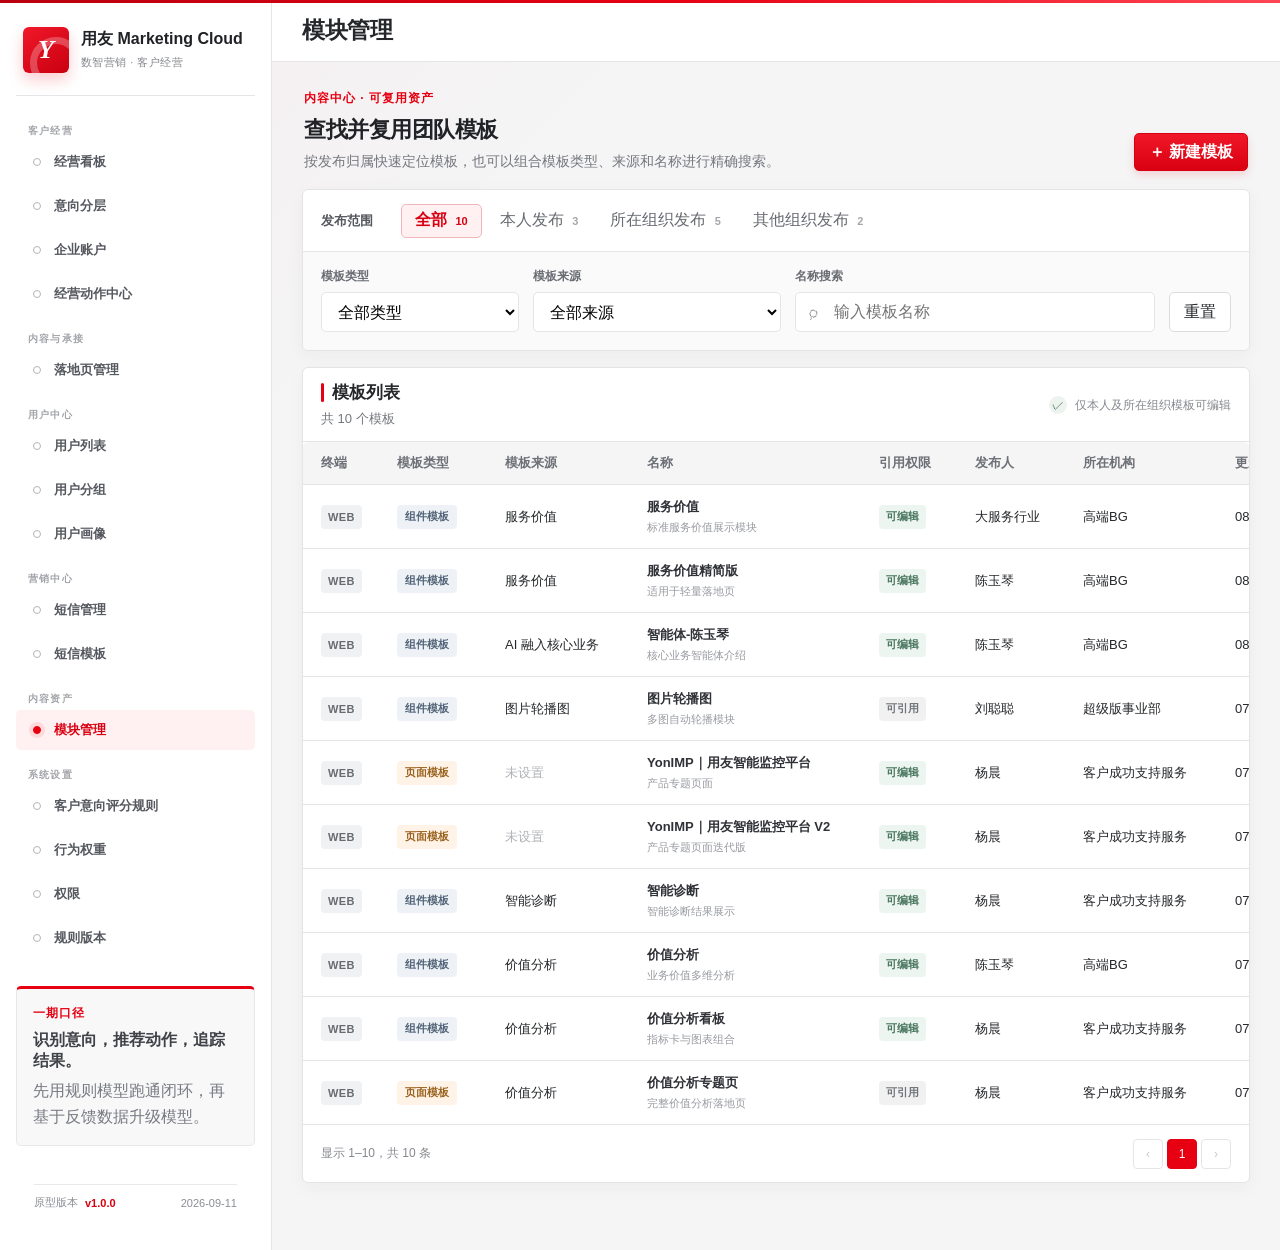
<file: archive/v1.0.0/index.html>
<!doctype html>
<html lang="zh-CN">
  <head>
    <meta charset="UTF-8" />
    <meta name="viewport" content="width=device-width, initial-scale=1.0" />
    <title>Marketing Cloud 一期原型</title>
    <link rel="stylesheet" href="./styles.css" />
    <link rel="stylesheet" href="./sms.css" />
      <link rel="stylesheet" href="./customer-expression.css" />
  </head>
  <body>
    <aside class="sidebar">
      <div class="brand">
        <div class="brand-mark" aria-label="用友">Y</div>
        <div>
          <h1>用友 Marketing Cloud</h1>
          <p>数智营销 · 客户经营</p>
        </div>
      </div>
      <nav class="nav" aria-label="主导航">
        <span class="nav-group-label">客户经营</span>
        <button class="nav-item" data-page="dashboard">经营看板</button>
        <button class="nav-item" data-page="layers">意向分层</button>
        <button class="nav-item" data-page="companies">企业账户</button>
        <button class="nav-item" data-page="actions">经营动作中心</button>
        <span class="nav-group-label">内容与承接</span>
        <button class="nav-item" data-page="landingPages">落地页管理</button>
        <span class="nav-group-label">用户中心</span>
        <button class="nav-item" data-page="users">用户列表</button>
        <button class="nav-item" data-page="segment">用户分组</button>
        <button class="nav-item" data-page="profileTags">用户画像</button>
        <span class="nav-group-label">营销中心</span>
        <button class="nav-item" data-page="smsManagement">短信管理</button>
        <button class="nav-item" data-page="smsTemplates">短信模板</button>
        <span class="nav-group-label">内容资产</span>
        <button class="nav-item active" data-page="moduleManagement">模块管理</button>
        <span class="nav-group-label nav-group-label-settings">系统设置</span>
        <button class="nav-item" data-page="settings">客户意向评分规则</button>
        <button class="nav-item" data-page="settingsWeights">行为权重</button>
        <button class="nav-item" data-page="settingsPermissions">权限</button>
        <button class="nav-item" data-page="settingsVersions">规则版本</button>
      </nav>
      <div class="rule-panel">
        <span class="eyebrow">一期口径</span>
        <strong>识别意向，推荐动作，追踪结果。</strong>
        <p>先用规则模型跑通闭环，再基于反馈数据升级模型。</p>
      </div>
      <div class="prototype-version" title="正式评审基线">
        <span>原型版本</span>
        <strong>v1.0.0</strong>
        <time datetime="2026-09-11">2026-09-11</time>
      </div>
    </aside>

    <main class="app-shell">
      <header class="topbar">
        <div>
          <h2 id="pageTitle">模块管理</h2>
        </div>
      </header>

      <section class="page" id="smsManagement"></section>
      <section class="page" id="smsTemplates"></section>
      <section class="page active" id="moduleManagement">
        <div class="module-page-intro">
          <div>
            <span class="eyebrow">内容中心 · 可复用资产</span>
            <h3>查找并复用团队模板</h3>
            <p>按发布归属快速定位模板，也可以组合模板类型、来源和名称进行精确搜索。</p>
          </div>
          <button class="primary-button" id="createModuleButton">＋ 新建模板</button>
        </div>

        <section class="work-area module-filter-panel" aria-label="模块筛选">
          <div class="organization-filter" role="group" aria-label="发布范围">
            <span class="filter-label">发布范围</span>
            <button class="active" data-organization="all">全部 <b>10</b></button>
            <button data-organization="mine">本人发布 <b>3</b></button>
            <button data-organization="current">所在组织发布 <b>5</b></button>
            <button data-organization="other">其他组织发布 <b>2</b></button>
          </div>
          <div class="module-advanced-filter">
            <label>
              <span>模板类型</span>
              <select id="moduleTypeFilter">
                <option value="all">全部类型</option>
                <option value="page">页面模板</option>
                <option value="component">组件模板</option>
              </select>
            </label>
            <label>
              <span>模板来源</span>
              <select id="moduleSourceFilter">
                <option value="all">全部来源</option>
                <option value="服务价值">服务价值</option>
                <option value="AI 融入核心业务">AI 融入核心业务</option>
                <option value="图片轮播图">图片轮播图</option>
                <option value="智能诊断">智能诊断</option>
                <option value="价值分析">价值分析</option>
              </select>
            </label>
            <label class="module-search-field">
              <span>名称搜索</span>
              <span class="search-input-wrap"><i aria-hidden="true">⌕</i><input id="moduleNameSearch" type="search" placeholder="输入模板名称" autocomplete="off" /></span>
            </label>
            <button class="ghost-button module-reset" id="resetModuleFilters">重置</button>
          </div>
        </section>

        <section class="work-area module-list-panel">
          <div class="section-head module-list-head">
            <div>
              <h3>模板列表</h3>
              <span class="module-scope" id="moduleResultSummary">共 10 个模板</span>
            </div>
            <span class="module-permission-note"><i>✓</i> 仅本人及所在组织模板可编辑</span>
          </div>
          <div class="table module-table" id="moduleTable">
            <div class="table-row table-head">
              <span>终端</span><span>模板类型</span><span>模板来源</span><span>名称</span><span>引用权限</span><span>发布人</span><span>所在机构</span><span>更新时间</span><span>操作</span>
            </div>
            <div class="table-row module-data-row" data-organization="current" data-type="component" data-source="服务价值" data-name="服务价值">
              <span><b class="terminal-badge">WEB</b></span><span><b class="type-badge component">组件模板</b></span><span>服务价值</span><span><strong>服务价值</strong><small>标准服务价值展示模块</small></span><span><b class="access-badge">可编辑</b></span><span>大服务行业</span><span>高端BG</span><span>08-28 16:59</span><span><button class="text-button">编辑</button><button class="row-more" aria-label="更多操作">···</button></span>
            </div>
            <div class="table-row module-data-row" data-organization="mine" data-type="component" data-source="服务价值" data-name="服务价值精简版">
              <span><b class="terminal-badge">WEB</b></span><span><b class="type-badge component">组件模板</b></span><span>服务价值</span><span><strong>服务价值精简版</strong><small>适用于轻量落地页</small></span><span><b class="access-badge">可编辑</b></span><span>陈玉琴</span><span>高端BG</span><span>08-28 16:56</span><span><button class="text-button">编辑</button><button class="row-more" aria-label="更多操作">···</button></span>
            </div>
            <div class="table-row module-data-row" data-organization="mine" data-type="component" data-source="AI 融入核心业务" data-name="智能体-陈玉琴">
              <span><b class="terminal-badge">WEB</b></span><span><b class="type-badge component">组件模板</b></span><span>AI 融入核心业务</span><span><strong>智能体-陈玉琴</strong><small>核心业务智能体介绍</small></span><span><b class="access-badge">可编辑</b></span><span>陈玉琴</span><span>高端BG</span><span>08-26 18:21</span><span><button class="text-button">编辑</button><button class="row-more" aria-label="更多操作">···</button></span>
            </div>
            <div class="table-row module-data-row" data-organization="other" data-type="component" data-source="图片轮播图" data-name="图片轮播图">
              <span><b class="terminal-badge">WEB</b></span><span><b class="type-badge component">组件模板</b></span><span>图片轮播图</span><span><strong>图片轮播图</strong><small>多图自动轮播模块</small></span><span><b class="access-badge view">可引用</b></span><span>刘聪聪</span><span>超级版事业部</span><span>07-17 09:10</span><span><button class="text-button">预览</button><button class="row-more" aria-label="更多操作">···</button></span>
            </div>
            <div class="table-row module-data-row" data-organization="current" data-type="page" data-source="" data-name="YonIMP 用友智能监控平台">
              <span><b class="terminal-badge">WEB</b></span><span><b class="type-badge page">页面模板</b></span><span><em class="empty-value">未设置</em></span><span><strong>YonIMP｜用友智能监控平台</strong><small>产品专题页面</small></span><span><b class="access-badge">可编辑</b></span><span>杨晨</span><span>客户成功支持服务</span><span>07-07 12:52</span><span><button class="text-button">编辑</button><button class="row-more" aria-label="更多操作">···</button></span>
            </div>
            <div class="table-row module-data-row" data-organization="current" data-type="page" data-source="" data-name="YonIMP 用友智能监控平台 V2">
              <span><b class="terminal-badge">WEB</b></span><span><b class="type-badge page">页面模板</b></span><span><em class="empty-value">未设置</em></span><span><strong>YonIMP｜用友智能监控平台 V2</strong><small>产品专题页面迭代版</small></span><span><b class="access-badge">可编辑</b></span><span>杨晨</span><span>客户成功支持服务</span><span>07-07 12:45</span><span><button class="text-button">编辑</button><button class="row-more" aria-label="更多操作">···</button></span>
            </div>
            <div class="table-row module-data-row" data-organization="current" data-type="component" data-source="智能诊断" data-name="智能诊断">
              <span><b class="terminal-badge">WEB</b></span><span><b class="type-badge component">组件模板</b></span><span>智能诊断</span><span><strong>智能诊断</strong><small>智能诊断结果展示</small></span><span><b class="access-badge">可编辑</b></span><span>杨晨</span><span>客户成功支持服务</span><span>07-07 12:41</span><span><button class="text-button">编辑</button><button class="row-more" aria-label="更多操作">···</button></span>
            </div>
            <div class="table-row module-data-row" data-organization="mine" data-type="component" data-source="价值分析" data-name="价值分析">
              <span><b class="terminal-badge">WEB</b></span><span><b class="type-badge component">组件模板</b></span><span>价值分析</span><span><strong>价值分析</strong><small>业务价值多维分析</small></span><span><b class="access-badge">可编辑</b></span><span>陈玉琴</span><span>高端BG</span><span>07-07 12:40</span><span><button class="text-button">编辑</button><button class="row-more" aria-label="更多操作">···</button></span>
            </div>
            <div class="table-row module-data-row" data-organization="current" data-type="component" data-source="价值分析" data-name="价值分析看板">
              <span><b class="terminal-badge">WEB</b></span><span><b class="type-badge component">组件模板</b></span><span>价值分析</span><span><strong>价值分析看板</strong><small>指标卡与图表组合</small></span><span><b class="access-badge">可编辑</b></span><span>杨晨</span><span>客户成功支持服务</span><span>07-07 11:05</span><span><button class="text-button">编辑</button><button class="row-more" aria-label="更多操作">···</button></span>
            </div>
            <div class="table-row module-data-row" data-organization="other" data-type="page" data-source="价值分析" data-name="价值分析专题页">
              <span><b class="terminal-badge">WEB</b></span><span><b class="type-badge page">页面模板</b></span><span>价值分析</span><span><strong>价值分析专题页</strong><small>完整价值分析落地页</small></span><span><b class="access-badge view">可引用</b></span><span>杨晨</span><span>客户成功支持服务</span><span>07-07 11:04</span><span><button class="text-button">预览</button><button class="row-more" aria-label="更多操作">···</button></span>
            </div>
            <div class="module-empty-state" id="moduleEmptyState" hidden>
              <i>⌕</i><strong>没有找到匹配的模板</strong><span>尝试调整发布范围、类型或搜索关键词</span><button class="text-button" id="emptyResetModuleFilters">清空筛选条件</button>
            </div>
          </div>
          <div class="module-pagination">
            <span id="modulePaginationText">显示 1–10，共 10 条</span>
            <div><button disabled>‹</button><button class="active">1</button><button disabled>›</button></div>
          </div>
        </section>
      </section>

      <section class="page" id="dashboard">
        <div class="dashboard-timebar">
          <div>
            <span class="eyebrow">默认统计口径</span>
            <strong id="dashboardDateNote">经营动作看今日，趋势转化看近7/30天，资源余额看当前状态。</strong>
          </div>
          <div class="time-filter" aria-label="看板时间筛选">
            <button class="active" data-range="今日">今日</button>
            <button data-range="昨日">昨日</button>
            <button data-range="近7天">近7天</button>
            <button data-range="近30天">近30天</button>
            <button data-range="自定义">自定义</button>
          </div>
        </div>

        <div class="metric-grid">
          <article class="metric">
            <span>新增留资客户</span>
            <strong>342</strong>
            <em>今日 · 官网表单占 58%</em>
          </article>
          <article class="metric">
            <span>已同步 CRM 线索</span>
            <strong>489</strong>
            <em>今日 · 自动同步 342 条</em>
          </article>
          <article class="metric">
            <span>待经营高意向客户</span>
            <strong>1,286</strong>
            <em>今日 · 未留资客户 944 人</em>
          </article>
          <article class="metric">
            <span>活动转化客户</span>
            <strong>188</strong>
            <em>今日 · 活动后留资 76 人</em>
          </article>
        </div>

        <div class="insight-strip">
          <article class="insight accent-blue">
            <span>洞察 1</span>
            <strong>官网直接留资已自动进入 CRM</strong>
            <p>本周 342 名客户提交表单，其中 198 名来自官网落地页。</p>
          </article>
          <article class="insight accent-green">
            <span>洞察 2</span>
            <strong>944 名高意向客户尚未留资</strong>
            <p>这部分来自浏览网站和内容行为，建议优先做内容触达和再营销。</p>
          </article>
          <article class="insight accent-orange">
            <span>洞察 3</span>
            <strong>活动后访问产品页转化更高</strong>
            <p>活动签到后 7 天内访问方案页的客户，留资率达到 24.6%。</p>
          </article>
        </div>

        <section class="work-area source-overview">
          <div class="section-head">
            <div>
              <h3 id="conversionTitle">渠道转化概览</h3>
              <span class="module-scope" id="conversionScope">默认口径：近7天转化，按首次触达渠道归因</span>
            </div>
            <div class="segmented">
              <button class="active">本周</button>
              <button>本月</button>
              <button>季度</button>
            </div>
          </div>
          <div class="conversion-tabs" aria-label="转化分析维度">
            <button class="active" data-conversion-tab="channel">渠道转化</button>
            <button data-conversion-tab="entry">转化入口</button>
          </div>
          <div class="table source-table conversion-panel active" id="channelConversion">
            <div class="table-row table-head">
              <span>渠道</span>
              <span>访问/触达</span>
              <span>高意向</span>
              <span>可经营客户</span>
              <span>同步 CRM</span>
              <span>销售机会</span>
            </div>
            <div class="table-row">
              <span>自然搜索</span>
              <span>8,210</span>
              <span>533</span>
              <span>72</span>
              <span>72</span>
              <span>9</span>
            </div>
            <div class="table-row">
              <span>直接访问</span>
              <span>3,450</span>
              <span>421</span>
              <span>88</span>
              <span>88</span>
              <span>13</span>
            </div>
            <div class="table-row">
              <span>付费广告</span>
              <span>2,860</span>
              <span>376</span>
              <span>96</span>
              <span>96</span>
              <span>16</span>
            </div>
            <div class="table-row">
              <span>活动渠道</span>
              <span>3,920</span>
              <span>614</span>
              <span>188</span>
              <span>176</span>
              <span>31</span>
            </div>
            <div class="table-row">
              <span>内容渠道</span>
              <span>1,506</span>
              <span>429</span>
              <span>96</span>
              <span>91</span>
              <span>14</span>
            </div>
            <div class="table-row">
              <span>企微分享</span>
              <span>980</span>
              <span>211</span>
              <span>54</span>
              <span>48</span>
              <span>8</span>
            </div>
          </div>
          <div class="table entry-table conversion-panel" id="entryConversion">
            <div class="table-row table-head">
              <span>转化入口</span>
              <span>留资人数</span>
              <span>有效留资</span>
              <span>同步 CRM</span>
              <span>销售机会</span>
              <span>转化率</span>
            </div>
            <div class="table-row">
              <span>官网表单</span>
              <span>198</span>
              <span>186</span>
              <span>186</span>
              <span>24</span>
              <span>8.6%</span>
            </div>
            <div class="table-row">
              <span>落地页表单</span>
              <span>144</span>
              <span>132</span>
              <span>132</span>
              <span>18</span>
              <span>11.2%</span>
            </div>
            <div class="table-row">
              <span>活动报名</span>
              <span>188</span>
              <span>176</span>
              <span>176</span>
              <span>31</span>
              <span>24.6%</span>
            </div>
            <div class="table-row">
              <span>资料下载</span>
              <span>96</span>
              <span>91</span>
              <span>91</span>
              <span>14</span>
              <span>18.4%</span>
            </div>
            <div class="table-row">
              <span>咨询表单</span>
              <span>31</span>
              <span>29</span>
              <span>29</span>
              <span>6</span>
              <span>32.1%</span>
            </div>
          </div>
        </section>

        <section class="work-area account-summary-panel">
          <div class="section-head">
            <div>
              <h3>企业经营摘要</h3>
              <span class="module-scope">默认口径：近7天企业升温与历史客户再活跃</span>
            </div>
            <button class="text-button" data-jump="account">查看企业洞察</button>
          </div>
          <div class="account-summary-grid">
            <article>
              <span>新增高价值企业</span>
              <strong>12</strong>
              <p>注册资本、规模、行业匹配度较高</p>
            </article>
            <article>
              <span>历史签约客户重新活跃</span>
              <strong>8</strong>
              <p>最近 7 天出现资料下载或方案页访问</p>
            </article>
            <article>
              <span>产品使用中且近期高意向</span>
              <strong>5</strong>
              <p>适合标记复购或增购机会</p>
            </article>
          </div>
        </section>

        <section class="work-area">
          <div class="section-head">
            <div>
              <h3>待确认建议</h3>
              <span class="module-scope">最近 7 天触发 · 仅展示优先级最高的 4 条，统一进入经营动作中心处理。</span>
            </div>
            <button class="text-button">查看全部</button>
          </div>
          <div class="table dashboard-action-table">
            <div class="table-row table-head">
              <span>客户/企业</span>
              <span>来源</span>
              <span>当前阶段</span>
              <span>意向分</span>
              <span>CRM 状态</span>
              <span>下一步建议</span>
              <span>操作</span>
            </div>
            <div class="table-row">
              <span>XX 制造集团</span>
              <span>多人浏览</span>
              <span>企业升温</span>
              <span><b class="score high">88</b></span>
              <span>部分同步</span>
              <span>同步 CRM</span>
              <span><button class="mini-button" data-jump="actions">查看动作</button><button class="mini-ghost" data-jump="companies">企业洞察</button></span>
            </div>
            <div class="table-row">
              <span>李明</span>
              <span>官网表单</span>
              <span>已留资</span>
              <span><b class="score high">86</b></span>
              <span>已同步</span>
              <span>提醒销售跟进</span>
              <span><button class="mini-button" data-jump="actions">查看动作</button><button class="mini-ghost">详情</button></span>
            </div>
            <div class="table-row">
              <span>王五</span>
              <span>活动报名</span>
              <span>活动后升温</span>
              <span><b class="score mid">68</b></span>
              <span>未同步</span>
              <span>活动回访</span>
              <span><button class="mini-button" data-jump="actions">查看动作</button><button class="mini-ghost">详情</button></span>
            </div>
            <div class="table-row">
              <span>李四</span>
              <span>浏览网站</span>
              <span>高意向未留资</span>
              <span><b class="score high">88</b></span>
              <span>未同步</span>
              <span>推荐内容触达</span>
              <span><button class="mini-button" data-jump="actions">查看动作</button><button class="mini-ghost">详情</button></span>
            </div>
          </div>
        </section>

        <div class="dashboard-support-grid single">
          <section class="work-area resource-overview">
            <div class="section-head">
              <div>
                <h3>运营资源概览</h3>
                <span class="module-scope">默认口径：当前累计状态</span>
              </div>
              <button class="text-button">资源中心</button>
            </div>
            <div class="resource-grid">
              <article>
                <span>活动资产</span>
                <strong>0</strong>
                <p>报名 0 · 签到 0 · 有效线索 0</p>
              </article>
              <article>
                <span>内容资产</span>
                <strong>6</strong>
                <p>文章阅读 149 · 视频播放 0</p>
              </article>
              <article>
                <span>落地页</span>
                <strong>0</strong>
                <p>浏览 0 · 有效线索 0</p>
              </article>
              <article>
                <span>资料下载</span>
                <strong>0</strong>
                <p>查看 227 · 下载 131</p>
              </article>
              <article>
                <span>表单/咨询</span>
                <strong>32</strong>
                <p>表单 1 · 咨询 31</p>
              </article>
              <article>
                <span>资源预警</span>
                <strong>正常</strong>
                <p>短信 88,500 · 邮件 14,740</p>
              </article>
            </div>
          </section>
        </div>
      </section>

      <section class="page" id="layers">
        <section class="unified-filter-panel" aria-label="客户筛选">
          <div class="unified-filter-fields four-columns">
            <label class="unified-filter-field"><span>行业</span><select id="intentIndustryFilter"><option>全部行业</option><option>制造业</option><option>医疗</option><option>金融</option></select></label>
            <label class="unified-filter-field"><span>地区</span><select id="intentRegionFilter"><option>全部地区</option><option>华东</option><option>华南</option><option>华北</option></select></label>
            <label class="unified-filter-field"><span>意向等级</span><select id="intentLevelSelect"><option value="high">高意向</option><option value="mid">中意向</option><option value="low">低意向</option><option value="silent">沉默客户</option></select></label>
            <label class="unified-filter-field"><span>行为时间</span><select id="intentRangeFilter"><option>最近 30 天</option><option>最近 7 天</option><option>最近 90 天</option></select></label>
            <button class="primary-button" id="intentApplyFilter">查询</button>
          </div>
        </section>

        <div class="intent-level-overview" aria-label="客户意向等级">
          <button class="intent-level-card high active" data-intent-level="high"><span>高意向</span><strong>80-100 分</strong><em>建议优先经营或提醒销售</em><b>486 人</b></button>
          <button class="intent-level-card mid" data-intent-level="mid"><span>中意向</span><strong>50-79 分</strong><em>建议持续内容与活动培育</em><b>1,903 人</b></button>
          <button class="intent-level-card low" data-intent-level="low"><span>低意向</span><strong>20-49 分</strong><em>建议轻量内容触达</em><b>4,216 人</b></button>
          <button class="intent-level-card silent" data-intent-level="silent"><span>沉默客户</span><strong>0-19 分</strong><em>建议召回或暂缓经营</em><b>8,640 人</b></button>
        </div>

        <section class="work-area">
          <div class="section-head">
            <div><h3 id="intentListTitle">高意向客户</h3><span class="module-scope" id="intentListScope">80-100 分 · 近期出现明确产品兴趣或转化行为</span></div>
            <span class="intent-rule-version">评分规则 V1.0 · 更新于今日 08:00</span>
          </div>
          <div class="intent-action-guide high" id="intentActionGuide"><strong>下一步建议</strong><span>未进入 CRM：同步为线索</span><span>已有销售跟进：提醒销售关注最新行为</span><span>多人同企业活跃：查看企业洞察</span></div>
          <div class="table customer-table" id="intentCustomerTable">
            <div class="table-row table-head">
              <span>客户名称</span><span>所属企业</span><span>行业</span><span>意向分</span><span>最近行为</span><span>CRM 状态</span><span>下一步建议</span>
            </div>
            <div class="table-row intent-customer-row">
              <span><button class="inline-link" data-jump="profileTags">张三</button></span><span>XX 制造集团</span><span>制造业</span><span><b class="score high">94</b></span><span>下载制造业白皮书</span><span>待企业同步</span><span><button class="mini-button next-action-button" data-action-kind="account-crm" data-action-target="XX 制造集团" data-action-score="94" data-action-reason="张三与同企业另外 2 名活跃人员已合并为一条企业 CRM 同步动作。">处理建议</button></span>
            </div>
            <div class="table-row intent-customer-row">
              <span><button class="inline-link" data-jump="profileTags">陈洁</button></span><span>海川医疗</span><span>医疗</span><span><b class="score high">83</b></span><span>访问价格页</span><span>已有线索</span><span><button class="mini-button next-action-button" data-action-kind="sales" data-action-target="陈洁 / 海川医疗" data-action-score="83" data-action-reason="访问价格页，CRM 已有线索，优先通知销售而非继续营销触达">处理建议</button></span>
            </div>
          </div>
        </section>
      </section>

      <section class="page" id="users">
        <section class="work-area group-console">
          <div class="group-toolbar">
            <div>
              <h3>用户列表</h3>
              <span class="module-scope">统一查看用户基础信息、身份、标签和经营资格；客户意向判断请进入意向分层。</span>
            </div>
            <button class="ghost-button">导入用户</button>
          </div>
          <section class="unified-filter-panel embedded" aria-label="用户筛选">
            <div class="unified-filter-fields user-filter-grid">
              <label class="unified-filter-field keyword"><span>用户搜索</span><span class="search-input-wrap"><i aria-hidden="true">⌕</i><input id="userKeyword" type="search" placeholder="搜索姓名、手机号、邮箱或所属企业" /></span></label>
              <label class="unified-filter-field"><span>用户身份</span><select id="userIdentityFilter"><option value="">全部身份</option><option>客户</option><option>内部员工</option></select></label>
              <label class="unified-filter-field"><span>用户状态</span><select id="userStatusFilter"><option value="">全部状态</option><option>可经营</option><option>已排除</option></select></label>
              <button class="primary-button" id="userSearchButton">搜索</button>
              <button class="ghost-button unified-reset">重置</button>
            </div>
          </section>
          <div class="table group-table user-list-table">
            <div class="table-row table-head"><span>姓名</span><span>所属企业</span><span>身份</span><span>职位</span><span>用户状态</span><span>最近活跃</span><span>标签</span><span>操作</span></div>
            <div class="table-row"><span>张三</span><span>XX 制造集团</span><span>客户</span><span>采购负责人</span><span>可经营</span><span>2 天前</span><span>制造业、供应链云</span><span><button class="text-button" data-jump="profileTags">查看画像</button></span></div>
            <div class="table-row"><span>陈洁</span><span>海川医疗</span><span>客户</span><span>信息化经理</span><span>可经营</span><span>1 天前</span><span>医疗、智能决策</span><span><button class="text-button" data-jump="profileTags">查看画像</button></span></div>
            <div class="table-row"><span>王五</span><span>用友网络科技股份有限公司</span><span>内部员工</span><span>数智技术专家</span><span>已排除</span><span>今日</span><span>数字营销、财务</span><span><button class="text-button" data-jump="profileTags">查看画像</button></span></div>
          </div>
        </section>
      </section>

      <section class="page" id="companies">
        <section class="work-area company-list-console">
          <div class="group-toolbar">
            <div>
              <h3>企业账户</h3>
              <span class="module-scope">识别优先经营企业，并将企业画像、活跃人员与关键行为同步给销售。</span>
            </div>
            <button class="ghost-button">导入公司</button>
          </div>
          <section class="unified-filter-panel embedded" aria-label="企业筛选">
            <div class="unified-filter-fields company-basic-filter">
              <label class="unified-filter-field keyword"><span>企业搜索</span><span class="search-input-wrap"><i aria-hidden="true">⌕</i><input type="search" placeholder="输入公司名称、行业或产品关键词" /></span></label>
              <div class="unified-filter-actions">
                <button class="ghost-button unified-advanced-toggle" id="companyAdvancedButton" aria-expanded="false" aria-controls="companyAdvancedFilters">高级筛选 <span aria-hidden="true">⌄</span></button>
                <button class="ghost-button unified-reset">重置</button>
              </div>
            </div>
            <div class="unified-filter-advanced" id="companyAdvancedFilters">
              <div class="unified-filter-fields two-columns">
                <label class="unified-filter-field"><span>企业状态</span><select><option>全部状态</option><option>高意向</option><option>升温</option><option>培育</option><option>低活跃</option></select></label>
                <label class="unified-filter-field"><span>CRM 状态</span><select><option>全部状态</option><option>已建档</option><option>未建档</option><option>部分同步</option></select></label>
              </div>
            </div>
          </section>
          <div class="company-summary-row">
            <article><span>高意向企业</span><strong>73</strong></article>
            <article><span>近7天升温</span><strong>28</strong></article>
            <article><span>历史客户再活跃</span><strong>8</strong></article>
            <article><span>待同步 CRM 企业</span><strong>19</strong></article>
          </div>
          <div class="table company-list-table">
            <div class="table-row table-head">
              <span>公司名称</span>
              <span>企业意向分</span>
              <span>企业状态</span>
              <span>近7天变化</span>
              <span>用户人数</span>
              <span>参与活动人数</span>
              <span>在用产品</span>
              <span>最近签约</span>
              <span>累计签约</span>
              <span>行业</span>
              <span>CRM 状态</span>
              <span>销售交接建议</span>
            </div>
            <div class="table-row">
              <span>西游记互联网科技公司</span>
              <span><b class="score high">91</b></span>
              <span><b class="source-tag ai">高意向</b></span>
              <span class="up-change">+18</span>
              <span>2,345</span>
              <span>1,234</span>
              <span>NCCloud</span>
              <span>2023-12-15</span>
              <span>8次</span>
              <span>互联网/软件服务</span>
              <span>已建档</span>
              <span><button class="mini-button next-action-button" data-action-kind="account-opportunity" data-action-target="西游记互联网科技公司" data-action-score="91" data-action-reason="近 7 天企业意向上升 18 分，3 名关键人员持续活跃；企业已使用 NCCloud，出现智能决策系统增购信号。">标记机会</button><button class="mini-ghost" data-jump="account">查看洞察</button></span>
            </div>
            <div class="table-row">
              <span>XX 制造集团</span>
              <span><b class="score high">88</b></span>
              <span><b class="source-tag ai">升温</b></span>
              <span class="up-change">+15</span>
              <span>642</span>
              <span>86</span>
              <span>暂无</span>
              <span>-</span>
              <span>0次</span>
              <span>制造业</span>
              <span>部分同步</span>
              <span><button class="mini-button next-action-button" data-action-kind="account-crm" data-action-target="XX 制造集团" data-action-score="88" data-action-reason="近 7 天企业意向上升 15 分，3 名有效联系人持续访问产品方案与下载资料，CRM 仅完成部分同步。">同步 CRM</button><button class="mini-ghost" data-jump="account">查看洞察</button></span>
            </div>
            <div class="table-row">
              <span>海川医疗</span>
              <span><b class="score mid">76</b></span>
              <span><b class="source-tag">培育</b></span>
              <span class="up-change">+7</span>
              <span>318</span>
              <span>42</span>
              <span>智能决策系统</span>
              <span>2024-01-08</span>
              <span>2次</span>
              <span>医疗</span>
              <span>已建档</span>
              <span><button class="mini-button next-action-button" data-action-kind="account-update" data-action-target="海川医疗" data-action-score="76" data-action-reason="企业已在 CRM 建档，近 7 天新增 2 名活跃人员并集中关注智能决策系统，建议补充最新人员与行为动态。">更新 CRM 动态</button><button class="mini-ghost" data-jump="account">查看洞察</button></span>
            </div>
            <div class="table-row">
              <span>远航自动化</span>
              <span><b class="score mid">67</b></span>
              <span><b class="source-tag">培育</b></span>
              <span class="down-change">-4</span>
              <span>205</span>
              <span>31</span>
              <span>暂无</span>
              <span>-</span>
              <span>0次</span>
              <span>制造业</span>
              <span>未建档</span>
              <span><button class="mini-button next-action-button" data-action-kind="account-crm" data-action-target="远航自动化" data-action-score="67" data-action-reason="已识别 2 名有效活跃人员，企业尚未在 CRM 建档；建议同步企业与人员信息，供销售判断是否跟进。">同步 CRM</button><button class="mini-ghost" data-jump="account">查看洞察</button></span>
            </div>
          </div>
          <div class="pagination-row">
            <span>共 614 家</span>
            <select><option>10条/页</option><option>20条/页</option></select>
            <button class="ghost-button">上一页</button>
            <button class="primary-button">1</button>
            <button class="ghost-button">2</button>
            <button class="ghost-button">3</button>
            <button class="ghost-button">下一页</button>
          </div>
        </section>
      </section>

      <section class="page" id="customerProfile">
        <div class="customer-profile-hero">
          <div>
            <span class="eyebrow">客户维度</span>
            <h3>张三</h3>
            <p>采购负责人 · XX 制造集团 · 上海 · CRM 部分同步</p>
            <div class="customer-profile-flags">
              <b>外部客户</b>
              <b>关键角色</b>
              <b>可经营</b>
            </div>
          </div>
          <div class="customer-intent-score">
            <span>客户意向分</span>
            <strong>94</strong>
            <em>高意向</em>
          </div>
        </div>

        <section class="work-area customer-profile-summary">
          <div class="section-head">
            <div>
              <h3>客户经营摘要</h3>
              <span class="module-scope">更新于 2026-06-12 09:20 · 评分规则版本 v1.2</span>
            </div>
            <button class="ghost-button">查看评分明细</button>
          </div>
          <div class="customer-summary-grid">
            <article><span>所属企业</span><strong>XX 制造集团</strong><em>企业意向分 88</em></article>
            <article><span>职位角色</span><strong>采购负责人</strong><em>关键角色 · 决策影响人</em></article>
            <article><span>最近活跃</span><strong>2 天前</strong><em>下载制造业白皮书</em></article>
            <article><span>近 30 天行为</span><strong>48 次</strong><em>较上期增加 32%</em></article>
            <article><span>CRM 状态</span><strong>待企业同步</strong><em>已聚合张三等 3 名活跃人员</em></article>
            <article><span>下一步建议</span><strong>纳入企业 CRM 同步</strong><em>P0 · 与企业动作共用一条记录</em></article>
          </div>
        </section>

        <div class="customer-profile-layout">
          <section class="work-area">
            <div class="section-head">
              <div>
                <h3>基础画像</h3>
                <span class="module-scope">身份、联系方式和客户属性</span>
              </div>
            </div>
            <div class="profile-field-grid">
              <article><span>用户身份</span><strong>客户 · customer</strong></article>
              <article><span>手机</span><strong>138****6802</strong></article>
              <article><span>邮箱</span><strong>zhang***@example.com</strong></article>
              <article><span>部门</span><strong>采购与供应链中心</strong></article>
              <article><span>行业</span><strong>装备制造</strong></article>
              <article><span>客户来源</span><strong>自然搜索 · 官网</strong></article>
            </div>
          </section>

          <section class="work-area">
            <div class="section-head">
              <div>
                <h3>意向判断</h3>
                <span class="module-scope">规则计算，AI 负责解释原因</span>
              </div>
            </div>
            <div class="customer-intent-reason">
              <strong>近期采购意向明显上升</strong>
              <p>近 7 天连续访问解决方案和产品页，并下载制造业白皮书；所属企业同时有 3 名联系人活跃。</p>
              <div class="intent-reason-list">
                <span><b>+25</b> 下载白皮书</span>
                <span><b>+20</b> 多次访问解决方案页</span>
                <span><b>+15</b> 企业多人活跃</span>
                <span><b>+10</b> 关键角色加成</span>
              </div>
            </div>
          </section>
        </div>

        <div class="customer-profile-layout">
          <section class="work-area">
            <div class="section-head">
              <div>
                <h3>兴趣与关注</h3>
                <span class="module-scope">由近期内容行为聚合，用于内容推荐和分组</span>
              </div>
            </div>
            <div class="customer-interest-groups">
              <div><span>关注产品</span><div class="tag-cloud"><b>YonSuite</b><b>供应链云</b></div></div>
              <div><span>关注领域</span><div class="tag-cloud"><b>采购管理</b><b>业财一体化</b></div></div>
              <div><span>关注内容</span><div class="tag-cloud"><b>制造业案例</b><b>数字化转型</b></div></div>
            </div>
          </section>

          <section class="work-area">
            <div class="section-head">
              <div>
                <h3>最近关键行为</h3>
                <span class="module-scope">仅展示影响意向判断的高价值行为</span>
              </div>
            </div>
            <ol class="timeline customer-behavior-timeline">
              <li><time>6月10日</time><span>下载《制造业供应链数字化白皮书》</span></li>
              <li><time>6月9日</time><span>访问供应链解决方案页 3 次</span></li>
              <li><time>6月7日</time><span>查看 XX 制造行业客户案例</span></li>
              <li><time>6月3日</time><span>活动签到并观看直播 26 分钟</span></li>
            </ol>
          </section>
        </div>

        <section class="work-area customer-next-action">
          <div>
            <span class="eyebrow">下一步建议</span>
            <strong>纳入“XX 制造集团 · 同步 CRM”企业动作</strong>
            <p>张三与同企业另外 2 名活跃人员已聚合处理，不再生成一条重复的联系人同步任务。</p>
          </div>
          <div class="button-row">
            <button class="primary-button next-action-button" data-action-kind="account-crm" data-action-target="XX 制造集团" data-action-score="88" data-action-reason="张三与同企业另外 2 名活跃人员已聚合为一条企业 CRM 同步动作。">处理企业同步</button>
            <button class="ghost-button" data-jump="companies">查看企业账户</button>
          </div>
        </section>
      </section>

      <section class="page" id="profileTags">
        <div class="profile-tag-hero">
          <div>
            <span class="eyebrow">User Profile</span>
            <h3>用户画像</h3>
            <p>画像负责描述“这个人是谁、关注什么、最近做了什么”；客户意向分层负责判断是否值得经营及下一步动作。</p>
          </div>
          <div class="profile-tag-status">
            <span>经营资格</span>
            <strong>已排除</strong>
          </div>
        </div>

        <section class="work-area mk-profile-summary">
          <div class="section-head">
            <div>
              <h3>用户画像摘要</h3>
              <span class="module-scope">数据来自 GET /user/{yhtId}/profile，生成时间：2026-06-12 08:50。</span>
            </div>
            <button class="ghost-button">重新计算画像</button>
          </div>
          <div class="mk-summary-grid">
            <article><span>统一用户 ID</span><strong>bf70d7ce...49b4da</strong></article>
            <article><span>用户身份</span><strong>内部员工</strong><em>user_scope = internal_employee</em></article>
            <article><span>经营处理</span><strong>排除推荐</strong><em>不计入意向分层、转化统计和企业评分</em></article>
            <article><span>最近活跃</span><strong>0 天</strong><em>仅作行为新鲜度参考</em></article>
            <article><span>行为命中总次数</span><strong>197</strong><em>行为标签累计命中</em></article>
            <article><span>行为均分</span><strong>6</strong><em>近期行为热度偏低</em></article>
            <article><span>客户意向分</span><strong>--</strong><em>内部员工不计算 intent_score</em></article>
          </div>
        </section>

        <section class="work-area expression-module" aria-labelledby="expressionTitle">
          <div class="section-head"><div><h3 id="expressionTitle">客户表达 <span class="expression-count" id="expressionCount"></span></h3><span class="module-scope">客户在表单中的实际表达 · 按提交时间保留记录</span></div><button class="ghost-button" id="expressionAll">查看全部</button></div>
          <div class="expression-demo"><label for="expressionScenario">原型示例</label><select id="expressionScenario"><option value="customer">外部客户 · 张三</option><option value="employee">内部员工 · 王五</option><option value="empty">外部客户 · 暂无记录</option><option value="running">外部客户 · 正在整理</option><option value="failed">外部客户 · 整理失败</option><option value="validation_failed">外部客户 · 自动校验失败</option><option value="waiting_target">外部客户 · 待关联 CRM</option><option value="sync_failed">外部客户 · CRM 更新失败</option><option value="no_content">外部客户 · 未提供业务信息</option></select><span>一期示例数据 · 不执行真实 CRM 写入</span></div>
          <div id="expressionRecords" aria-live="polite"></div>
          <p class="expression-footnote">仅整理本次实际问答；CRM 字段展示最新有效表达，MK 保留完整历史。</p>
        </section>

        <div class="profile-tag-grid">
          <section class="work-area">
            <div class="section-head">
              <div>
                <h3>事实标签</h3>
                <span class="module-scope">来自 member 画像字段，不衰减，适合作为基础画像底座。</span>
              </div>
            </div>
            <div class="profile-field-grid">
              <article><span>身份</span><strong>员工 · internal_employee</strong></article>
              <article><span>公司</span><strong>用友网络科技股份有限公司</strong></article>
              <article><span>部门</span><strong>集团数智化部</strong></article>
              <article><span>职位</span><strong>BIP 数智技术专家</strong></article>
              <article><span>地区</span><strong>国内-北京市-海淀区</strong></article>
              <article><span>注册来源</span><strong>平台H5 · 微信绑定手机号</strong></article>
            </div>
          </section>

          <section class="work-area">
            <div class="section-head">
              <div>
                <h3>画像优化建议</h3>
                <span class="module-scope">基于当前接口数据现状，建议一期先做这些优化。</span>
              </div>
            </div>
            <div class="tag-rule-list">
              <div><b>身份与排除状态直接返回</b><span>接口输出 user_scope、is_excluded_from_recommendation 和 exclude_reason，前端不再从标签中推断。</span></div>
              <div><b>行为标签存在重复值</b><span>产品中“用友BIP”、规模中“大型企业”重复出现，建议同组标签按 value 合并，累加 hits 和 score。</span></div>
              <div><b>活跃指标只统计行为</b><span>行为活跃分不混入公司、职位、员工等事实标签；标签健康度仅用于技术诊断，不用于经营判断。</span></div>
              <div><b>不展示 lifecycle</b><span>画像页只展示“最近活跃时间”等客观指标，避免与客户意向分层和 CRM 客户阶段混淆。</span></div>
            </div>
          </section>
        </div>

        <section class="work-area">
          <div class="section-head">
            <div>
              <h3>行为标签 Top 分组</h3>
              <span class="module-scope">按产品、行业、领域、角色、场景等分组展示，每组取 Top 5。</span>
            </div>
            <button class="ghost-button">查看全部标签</button>
          </div>
          <div class="behavior-tag-grid">
            <article>
              <h4>产品</h4>
              <div class="tag-cloud"><b>YonSuite · 10</b><b>用友BIP · 10</b><b>YonBIP旗舰版 · 10</b><b>畅捷通 · 5</b></div>
            </article>
            <article>
              <h4>行业</h4>
              <div class="tag-cloud"><b>流程制造 · 10</b><b>消费品 · 10</b><b>服务业 · 10</b><b>中央企业 · 10</b><b>装备制造 · 10</b></div>
            </article>
            <article>
              <h4>领域</h4>
              <div class="tag-cloud"><b>人力云 · 10</b><b>财务云 · 10</b><b>供应链云 · 10</b><b>营销云 · 10</b><b>采购云 · 10</b></div>
            </article>
            <article>
              <h4>场景</h4>
              <div class="tag-cloud"><b>市场活动 · 10</b><b>方案沟通 · 10</b><b>销售打单 · 10</b><b>企业出海 · 10</b><b>交流会议 · 10</b></div>
            </article>
          </div>
        </section>

        <div class="profile-tag-grid">
          <section class="work-area">
            <div class="section-head">
              <div>
                <h3>兴趣标签</h3>
                <span class="module-scope">由行为标签聚合而来，适合内容推荐和分组圈选。</span>
              </div>
            </div>
            <div class="interest-meter-list">
              <div><span>数字营销</span><strong>100</strong><em style="width: 100%"></em></div>
              <div><span>财务</span><strong>100</strong><em style="width: 100%"></em></div>
            </div>
          </section>

          <section class="work-area">
            <div class="section-head">
              <div>
                <h3>客户意向分层</h3>
                <span class="module-scope">经营页面统一使用 intent_score 和 intent_level；lead_grade 仅作为历史兼容字段。</span>
              </div>
            </div>
            <div class="lead-explain">
              <strong>当前用户不参与客户意向评分</strong>
              <p>原因：用户身份为内部员工。画像和标签仍可保留用于数据审计，但不生成意向等级、推荐动作，也不进入客户及企业转化统计。</p>
              <div class="tag-cloud"><b>intent_score：--</b><b>intent_level：--</b><b>排除原因：内部员工</b></div>
            </div>
          </section>
        </div>

        <section class="work-area intent-score-reference">
          <div class="section-head">
            <div>
              <h3>外部客户意向评分口径</h3>
              <span class="module-scope">仅对具备经营资格的客户计算，评分规则独立于标签分值。</span>
            </div>
          </div>
          <div class="score-reference-grid">
            <article><span>行为价值</span><strong>浏览、下载、活动参与</strong><em>每条行为按发生时间衰减</em></article>
            <article><span>内容与路径</span><strong>产品、案例、方案、价格</strong><em>识别关注主题和采购深度</em></article>
            <article><span>转化动作</span><strong>表单、落地页、报名、资料留资</strong><em>纳入转化入口与评分明细</em></article>
            <article><span>CRM 状态</span><strong>未同步、已同步、已有客户</strong><em>用于推荐动作和经营解释</em></article>
          </div>
          <div class="score-level-row">
            <span><b>80-100</b> 高意向</span>
            <span><b>50-79</b> 中意向</span>
            <span><b>20-49</b> 低意向</span>
            <span><b>0-19</b> 沉默客户</span>
          </div>
        </section>
      </section>

      <section class="page" id="landingPages">
        <div class="landing-page-hero">
          <div>
            <span class="eyebrow">内容与承接 / 页面管理</span>
            <h3>落地页管理</h3>
            <p>统一查看、筛选和维护本人及下属团队创建的落地页。</p>
          </div>
          <button class="primary-button" id="landingCreateButton">＋ 新建落地页</button>
        </div>

        <section class="landing-filter-card">
          <div class="landing-filter-row" role="group" aria-label="发布范围">
            <span class="filter-label">发布范围</span>
            <div class="landing-scope" id="landingScope">
              <button class="active" data-landing-scope="全部">全部</button>
              <button data-landing-scope="本人发布">本人发布</button>
              <button data-landing-scope="所在组织发布">所在组织发布</button>
              <button data-landing-scope="其他组织发布">其他组织发布</button>
            </div>
          </div>
          <div class="landing-filter-fields">
            <label class="filter-field landing-search-type">
              <span>搜索字段</span>
              <select id="landingSearchType" aria-label="搜索字段">
                <option value="all">全部字段</option>
                <option value="title">标题</option>
                <option value="address">页面地址</option>
                <option value="publisher">发布人</option>
              </select>
            </label>
            <label class="filter-field landing-keyword-field">
              <span>关键词</span>
              <span class="search-input-wrap"><i aria-hidden="true">⌕</i><input id="landingKeyword" type="search" placeholder="输入标题、页面地址或发布人" autocomplete="off" /></span>
            </label>
            <div class="landing-filter-actions">
              <button class="primary-button" id="landingSearchButton">搜索</button>
              <button class="ghost-button landing-advanced-toggle" id="landingAdvancedButton" aria-expanded="false" aria-controls="landingAdvanced">高级筛选 <span aria-hidden="true">⌄</span></button>
              <button class="ghost-button" id="landingResetButton">重置</button>
            </div>
          </div>
          <div class="landing-advanced" id="landingAdvanced">
            <div class="landing-advanced-grid">
              <label class="filter-field"><span>所属组织</span><select id="landingOrg"><option value="">全部组织</option><option>云通信</option><option>高端BG</option><option>招聘云</option><option>人力事业部</option><option>市场部</option></select></label>
              <label class="filter-field"><span>页面分类</span><select id="landingCategory"><option value="">全部分类</option><option>通信云</option><option>体验式营销</option><option>招聘解决方案</option><option>产品发布</option><option>内容下载</option><option>活动报名</option></select></label>
              <label class="filter-field"><span>发布状态</span><select id="landingStatus"><option value="">全部状态</option><option>已上线</option><option>未上线</option></select></label>
              <label class="filter-field"><span>产品</span><select id="landingProduct"><option value="">全部产品</option><option>AI工作手机</option><option>YonBIP</option><option>YonHR</option><option>营销云</option></select></label>
              <label class="filter-field"><span>行业</span><select id="landingIndustry"><option value="">全部行业</option><option>通用</option><option>医药</option><option>制造</option></select></label>
              <label class="filter-field"><span>领域</span><select id="landingDomain"><option value="">全部领域</option><option>数智营销</option><option>数智人力</option><option>企业服务</option><option>市场活动</option></select></label>
              <div class="landing-advanced-actions"><button class="landing-save-view" id="landingSaveView">☆ 保存为常用视图</button></div>
            </div>
          </div>
          <div class="landing-chips" id="landingChips"></div>
        </section>

        <div class="landing-toolbar">
          <div><b id="landingCount">6</b> 个落地页 <span>包含本人、所在组织及其他组织的数据</span></div>
        </div>

        <section class="landing-table-card">
          <div class="landing-table-scroll">
            <table class="landing-table" id="landingTable">
              <thead><tr><th><input id="landingCheckAll" type="checkbox" /></th><th>标题</th><th>页面地址</th><th>发布人</th><th>所属组织</th><th>产品</th><th>行业</th><th>领域</th><th>分类</th><th>状态</th><th>更新时间 ↓</th><th>操作</th></tr></thead>
              <tbody>
                <tr data-title="用友AI工作手机" data-address="ai-mobile.yonyou.com" data-publisher="邢伟" data-scope="所在组织" data-org="云通信" data-product="AI工作手机" data-industry="通用" data-domain="数智营销" data-category="通信云" data-status="未上线"><td><input class="landing-row-check" type="checkbox" /></td><td><div class="landing-title-cell"><i>AI</i><span><b>用友AI工作手机</b><small>企业智能通信场景</small></span></div></td><td><code>ai-mobile.yonyou.com</code><button class="landing-copy" data-copy="ai-mobile.yonyou.com" title="复制地址" aria-label="复制地址">⧉</button></td><td>邢伟</td><td>云通信<small>用友集团 / 云通信</small></td><td>AI工作手机</td><td>通用</td><td>数智营销</td><td><em>通信云</em></td><td><span class="landing-status">未上线</span></td><td>2026-08-31<small>11:26</small></td><td><button class="landing-link">编辑</button><button class="landing-link" data-copy="ai-mobile.yonyou.com">获取地址</button></td></tr>
                <tr data-title="用友BIP场景化服务" data-address="scenarios-copy.yonyou.com" data-publisher="陈玉琴" data-scope="其他组织" data-org="高端BG" data-product="YonBIP" data-industry="制造" data-domain="企业服务" data-category="体验式营销" data-status="已上线"><td><input class="landing-row-check" type="checkbox" /></td><td><div class="landing-title-cell blue"><i>BIP</i><span><b>用友BIP场景化服务</b><small>解决方案专题页</small></span></div></td><td><code>scenarios-copy.yonyou.com</code><button class="landing-copy" data-copy="scenarios-copy.yonyou.com" title="复制地址" aria-label="复制地址">⧉</button></td><td>陈玉琴</td><td>高端BG<small>用友集团 / 高端BG</small></td><td>YonBIP</td><td>制造</td><td>企业服务</td><td><em>体验式营销</em></td><td><span class="landing-status online">已上线</span></td><td>2026-08-29<small>16:08</small></td><td><button class="landing-link">编辑</button><button class="landing-link" data-copy="scenarios-copy.yonyou.com">获取地址</button></td></tr>
                <tr data-title="招聘行业解决方案-医药" data-address="hrsaas-med.yonyou.com" data-publisher="郭涛" data-scope="本人发布" data-org="招聘云" data-product="YonHR" data-industry="医药" data-domain="数智人力" data-category="招聘解决方案" data-status="已上线"><td><input class="landing-row-check" type="checkbox" /></td><td><div class="landing-title-cell gold"><i>HR</i><span><b>招聘行业解决方案-医药</b><small>医药行业招聘场景</small></span></div></td><td><code>hrsaas-med.yonyou.com</code><button class="landing-copy" data-copy="hrsaas-med.yonyou.com" title="复制地址" aria-label="复制地址">⧉</button></td><td>郭涛</td><td>招聘云<small>用友集团 / 招聘云</small></td><td>YonHR</td><td>医药</td><td>数智人力</td><td><em>招聘解决方案</em></td><td><span class="landing-status online">已上线</span></td><td>2026-08-28<small>09:42</small></td><td><button class="landing-link">编辑</button><button class="landing-link" data-copy="hrsaas-med.yonyou.com">获取地址</button></td></tr>
                <tr data-title="YonBIP 全球化产品发布" data-address="global-bip.yonyou.com" data-publisher="大服务行业" data-scope="其他组织" data-org="高端BG" data-product="YonBIP" data-industry="通用" data-domain="企业服务" data-category="产品发布" data-status="未上线"><td><input class="landing-row-check" type="checkbox" /></td><td><div class="landing-title-cell blue"><i>YB</i><span><b>YonBIP 全球化产品发布</b><small>海外产品专题</small></span></div></td><td><code>global-bip.yonyou.com</code><button class="landing-copy" data-copy="global-bip.yonyou.com" title="复制地址" aria-label="复制地址">⧉</button></td><td>大服务行业</td><td>高端BG<small>用友集团 / 高端BG</small></td><td>YonBIP</td><td>通用</td><td>企业服务</td><td><em>产品发布</em></td><td><span class="landing-status">未上线</span></td><td>2026-08-26<small>14:30</small></td><td><button class="landing-link">编辑</button><button class="landing-link" data-copy="global-bip.yonyou.com">获取地址</button></td></tr>
                <tr data-title="数智人力白皮书下载" data-address="hr-whitepaper.yonyou.com" data-publisher="郭涛" data-scope="本人发布" data-org="人力事业部" data-product="YonHR" data-industry="通用" data-domain="数智人力" data-category="内容下载" data-status="已上线"><td><input class="landing-row-check" type="checkbox" /></td><td><div class="landing-title-cell"><i>HR</i><span><b>数智人力白皮书下载</b><small>内容获客落地页</small></span></div></td><td><code>hr-whitepaper.yonyou.com</code><button class="landing-copy" data-copy="hr-whitepaper.yonyou.com" title="复制地址" aria-label="复制地址">⧉</button></td><td>郭涛</td><td>人力事业部<small>用友集团 / 人力事业部</small></td><td>YonHR</td><td>通用</td><td>数智人力</td><td><em>内容下载</em></td><td><span class="landing-status online">已上线</span></td><td>2026-08-25<small>17:50</small></td><td><button class="landing-link">编辑</button><button class="landing-link" data-copy="hr-whitepaper.yonyou.com">获取地址</button></td></tr>
                <tr data-title="用友网络生态伙伴大会" data-address="partner-event.yonyou.com" data-publisher="李小琳" data-scope="所在组织" data-org="市场部" data-product="营销云" data-industry="通用" data-domain="市场活动" data-category="活动报名" data-status="已上线"><td><input class="landing-row-check" type="checkbox" /></td><td><div class="landing-title-cell gold"><i>会</i><span><b>用友网络生态伙伴大会</b><small>活动报名落地页</small></span></div></td><td><code>partner-event.yonyou.com</code><button class="landing-copy" data-copy="partner-event.yonyou.com" title="复制地址" aria-label="复制地址">⧉</button></td><td>李小琳</td><td>市场部<small>用友集团 / 市场部</small></td><td>营销云</td><td>通用</td><td>市场活动</td><td><em>活动报名</em></td><td><span class="landing-status online">已上线</span></td><td>2026-08-23<small>10:16</small></td><td><button class="landing-link">编辑</button><button class="landing-link" data-copy="partner-event.yonyou.com">获取地址</button></td></tr>
              </tbody>
            </table>
          </div>
          <div class="landing-empty" id="landingEmpty"><b>没有找到匹配的落地页</b><span>请调整关键词或清空部分筛选条件</span></div>
        </section>
        <div class="landing-batch" id="landingBatch">已选 <b id="landingSelected">0</b> 项 <button>批量上线</button><button>移动分类</button><button class="danger-text">删除</button></div>
        <div class="landing-toast" id="landingToast"></div>
      </section>

      <section class="page" id="settings">
        <div class="settings-hero">
          <div>
            <span class="eyebrow">管理员配置</span>
            <h3>客户意向评分规则</h3>
            <p>规则引擎负责计算意向分与企业加成；AI 仅基于结果生成经营解释和动作建议。</p>
          </div>
          <div class="settings-version">
            <span>当前生效版本</span>
            <strong>V1.0</strong>
            <em>2026-06-01 生效</em>
          </div>
        </div>

        <section class="work-area rules-overview">
          <div class="section-head">
            <div>
              <h3>评分组成与分层阈值</h3>
              <span class="module-scope">仅具备经营资格的外部客户参与评分；内部员工与无效用户自动排除。</span>
            </div>
            <button class="ghost-button">查看版本记录</button>
            <button class="primary-button">编辑规则</button>
          </div>
          <div class="rules-overview-grid">
            <article><span>行为分</span><strong>浏览、下载、提交、重复访问</strong><em>按行为价值与发生时间计算</em></article>
            <article><span>内容分</span><strong>文章、案例、方案、白皮书</strong><em>按内容采购相关度计算</em></article>
            <article><span>活动分</span><strong>报名、签到、互动、会后访问</strong><em>报名仅计活动参与，不等同留资</em></article>
            <article><span>企业加成</span><strong>多人活跃、关键角色</strong><em>仅用于企业账户评分</em></article>
          </div>
          <div class="score-level-row">
            <span><b>80-100</b> 高意向</span><span><b>50-79</b> 中意向</span><span><b>20-49</b> 低意向</span><span><b>0-19</b> 沉默客户</span>
          </div>
        </section>

        <div class="settings-grid">
          <section class="work-area">
            <div class="section-head"><div><h3>用户行为权重</h3><span class="module-scope">变更后从下个计算周期起生效。</span></div><button class="text-button">管理行为项</button></div>
            <div class="table weight-table">
              <div class="table-row table-head"><span>行为类型</span><span>默认分值</span><span>适用条件</span><span>状态</span></div>
              <div class="table-row"><span>访问产品页</span><span>+5</span><span>每会话最多计 1 次</span><span>启用</span></div>
              <div class="table-row"><span>访问价格/方案页</span><span>+10</span><span>每会话最多计 1 次</span><span>启用</span></div>
              <div class="table-row"><span>下载资料</span><span>+8</span><span>按资料下载事件计分</span><span>启用</span></div>
              <div class="table-row"><span>提交表单</span><span>+20</span><span>有效留资后计分</span><span>启用</span></div>
            </div>
          </section>
          <section class="work-area">
            <div class="section-head"><div><h3>时间衰减规则</h3><span class="module-scope">避免历史行为持续放大当前意向。</span></div><button class="text-button">编辑</button></div>
            <div class="decay-list">
              <div><span>7 天内行为</span><b>100%</b></div>
              <div><span>8-30 天行为</span><b>70%</b></div>
              <div><span>31-90 天行为</span><b>40%</b></div>
              <div><span>90 天以上行为</span><b>20%</b></div>
            </div>
          </section>
        </div>
      </section>

      <section class="page" id="settingsWeights">
        <div class="weight-config-titlebar">
          <div><span class="eyebrow">系统设置</span><h3>用户行为权重配置</h3><p>管理客户意向分的行为基础分、计分上限与时间衰减规则。</p></div>
          <div class="button-row"><span class="config-version-chip">V1.0 当前生效</span><button class="ghost-button" data-jump="settingsVersions">版本记录</button><button class="ghost-button" id="saveWeightDraftButton">保存草稿</button><button class="primary-button warning-button" id="openPublishWeightButton">发布新版本</button></div>
        </div>

        <div class="config-warning"><strong>发布影响</strong><span>发布后生成不可变版本快照，并异步重算近 180 天客户意向分。重算期间沿用上一生效版本；历史版本保留，可发起回滚。</span></div>

        <section class="work-area weight-base-config">
          <div class="section-head"><div><h3>基础配置</h3><span class="module-scope">一期统一采用规则加分制，不启用行为价值/旅程/转化三段加权公式。</span></div></div>
          <div class="weight-base-grid">
            <label><span>评分模式</span><select disabled><option>规则加分制（一期）</option></select></label>
            <label><span>行为统计窗口</span><div class="suffix-input"><input value="180" /><b>天</b></div></label>
            <label><span>意向分上限</span><div class="suffix-input"><input value="100" /><b>分</b></div></label>
            <label><span>当前规则版本</span><input value="V1.0" disabled /></label>
          </div>
          <div class="decay-config-row"><span>时间衰减：</span><b>7 天内 100%</b><b>8-30 天 70%</b><b>31-90 天 40%</b><b>91-180 天 20%</b></div>
        </section>

        <section class="work-area weight-rule-console">
          <div class="weight-toolbar">
            <div><h3>行为权重规则</h3><span class="module-scope">同一事件编码 + 内容/场景编码必须唯一。</span></div>
            <button class="primary-button" id="addWeightRuleButton">新增规则</button>
          </div>
          <section class="unified-filter-panel embedded weight-filter-panel" aria-label="行为权重筛选"><div class="unified-filter-fields weight-filter-grid"><label class="unified-filter-field keyword"><span>规则搜索</span><span class="search-input-wrap"><i aria-hidden="true">⌕</i><input id="weightRuleSearch" type="search" placeholder="搜索行为名称、事件或场景" /></span></label><label class="unified-filter-field"><span>规则分类</span><select id="weightCategoryFilter"><option value="all">全部分类</option><option value="行为">行为</option><option value="内容">内容</option><option value="活动">活动</option></select></label></div></section>
          <div class="table final-weight-table" id="weightRuleTable">
            <div class="table-row table-head"><span>分类</span><span>行为名称</span><span>事件/场景编码</span><span>基础分</span><span>计分限制</span><span>状态</span><span>操作</span></div>
            <div class="table-row weight-rule-row" data-category="行为" data-search="访问官网 落地页 browse page"><span>行为</span><span>访问官网/落地页</span><span class="code-text">browse / page</span><span><b class="weight-score">+2</b></span><span>每会话最多 1 次</span><span><b class="rule-enabled">启用</b></span><span><button class="text-button edit-weight-rule">编辑</button><button class="text-button danger-text">停用</button></span></div>
            <div class="table-row weight-rule-row" data-category="行为" data-search="访问产品页 browse product"><span>行为</span><span>访问产品页</span><span class="code-text">browse / product</span><span><b class="weight-score">+5</b></span><span>每会话最多 1 次</span><span><b class="rule-enabled">启用</b></span><span><button class="text-button edit-weight-rule">编辑</button><button class="text-button danger-text">停用</button></span></div>
            <div class="table-row weight-rule-row" data-category="内容" data-search="阅读客户案例 browse case"><span>内容</span><span>阅读客户案例</span><span class="code-text">browse / case</span><span><b class="weight-score">+10</b></span><span>每日最多 2 次</span><span><b class="rule-enabled">启用</b></span><span><button class="text-button edit-weight-rule">编辑</button><button class="text-button danger-text">停用</button></span></div>
            <div class="table-row weight-rule-row" data-category="内容" data-search="下载白皮书 download whitepaper"><span>内容</span><span>下载白皮书</span><span class="code-text">download / whitepaper</span><span><b class="weight-score">+15</b></span><span>同一资料仅计 1 次</span><span><b class="rule-enabled">启用</b></span><span><button class="text-button edit-weight-rule">编辑</button><button class="text-button danger-text">停用</button></span></div>
            <div class="table-row weight-rule-row" data-category="活动" data-search="活动报名 signup activity"><span>活动</span><span>活动报名</span><span class="code-text">signup / activity</span><span><b class="weight-score">+15</b></span><span>同一活动仅计 1 次</span><span><b class="rule-enabled">启用</b></span><span><button class="text-button edit-weight-rule">编辑</button><button class="text-button danger-text">停用</button></span></div>
            <div class="table-row weight-rule-row" data-category="活动" data-search="活动实际签到 signin activity"><span>活动</span><span>活动实际签到</span><span class="code-text">signin / activity</span><span><b class="weight-score">+25</b></span><span>签到成功后计分</span><span><b class="rule-enabled">启用</b></span><span><button class="text-button edit-weight-rule">编辑</button><button class="text-button danger-text">停用</button></span></div>
            <div class="table-row weight-rule-row" data-category="行为" data-search="提交表单 submitForm form"><span>行为</span><span>提交表单</span><span class="code-text">submitForm / form</span><span><b class="weight-score">+20</b></span><span>有效留资后计分</span><span><b class="rule-enabled">启用</b></span><span><button class="text-button edit-weight-rule">编辑</button><button class="text-button danger-text">停用</button></span></div>
          </div>
          <div class="weight-rule-note">活动报名是活动参与行为；仅在提交有效联系方式时，另记为“活动报名”转化入口，不额外叠加转化分。</div>
        </section>
      </section>

      <section class="page" id="settingsPermissions">
        <section class="work-area settings-subpage">
          <div class="section-head"><div><span class="eyebrow">系统设置</span><h3>权限</h3><span class="module-scope">按角色控制客户数据查看范围、规则配置和 CRM 同步操作。</span></div><button class="primary-button">新增角色</button></div>
          <div class="table weight-table permissions-table">
            <div class="table-row table-head"><span>角色</span><span>客户经营</span><span>用户中心</span><span>系统设置</span></div>
            <div class="table-row"><span>市场运营</span><span>看板、分层、动作中心：可操作</span><span>用户与分群：可编辑</span><span>仅查看</span></div>
            <div class="table-row"><span>销售运营</span><span>看板、分层、动作中心：可查看</span><span>用户画像：可查看</span><span>不可访问</span></div>
            <div class="table-row"><span>系统管理员</span><span>全部可查看</span><span>全部可管理</span><span>规则、权限、版本：可编辑</span></div>
          </div>
        </section>
      </section>

      <section class="page" id="settingsVersions">
        <section class="work-area settings-subpage">
          <div class="section-head"><div><span class="eyebrow">系统设置</span><h3>规则版本</h3><span class="module-scope">记录评分规则的发布、启停和回滚，保障历史经营结果可追溯。</span></div><button class="ghost-button">导出记录</button></div>
          <div class="table weight-table version-table">
            <div class="table-row table-head"><span>版本</span><span>状态</span><span>生效时间</span><span>变更说明</span></div>
            <div class="table-row"><span>V1.0</span><span>当前生效</span><span>2026-06-01 00:00</span><span>一期初始规则：规则加分制、时间衰减与企业加成</span></div>
            <div class="table-row"><span>草稿 V1.1</span><span>待发布</span><span>-</span><span>调整活动后访问产品页的行为权重</span></div>
            <div class="table-row"><span>V0.9</span><span>历史版本</span><span>2026-05-10 00:00</span><span><button class="text-button">查看配置</button><button class="text-button">回滚到此版本</button></span></div>
          </div>
        </section>
      </section>

      <div class="config-modal-backdrop" id="weightRuleModal" aria-hidden="true">
        <div class="config-modal">
          <div class="config-modal-head"><h3 id="weightRuleModalTitle">新增行为权重规则</h3><button class="icon-button close-config-modal" aria-label="关闭">×</button></div>
          <div class="config-modal-grid">
            <label><span>分类</span><select id="weightRuleCategoryInput"><option>行为</option><option>内容</option><option>活动</option></select></label>
            <label><span>行为名称</span><input id="weightRuleNameInput" placeholder="如：访问价格页" /></label>
            <label><span>事件类型</span><select id="weightRuleEventInput"><option>browse</option><option>download</option><option>signup</option><option>signin</option><option>watchlive</option><option>submitForm</option></select></label>
            <label><span>内容/场景编码</span><input id="weightRuleSceneInput" placeholder="如：price 或 activity" /></label>
            <label><span>基础分</span><input id="weightRuleScoreInput" type="number" value="5" min="0" max="100" /></label>
            <label><span>单日计分上限</span><input id="weightRuleLimitInput" type="number" value="1" min="1" /></label>
          </div>
          <div class="config-modal-foot"><button class="ghost-button close-config-modal">取消</button><button class="primary-button" id="saveWeightRuleButton">保存规则</button></div>
        </div>
      </div>

      <div class="config-modal-backdrop" id="publishWeightModal" aria-hidden="true">
        <div class="config-modal publish-config-modal">
          <div class="config-modal-head"><h3>发布行为权重新版本</h3><button class="icon-button close-publish-modal" aria-label="关闭">×</button></div>
          <div class="publish-impact-box"><strong>影响范围</strong><p>生成 V1.1 版本快照，并提交近 180 天客户意向分异步重算任务。任务完成前继续使用 V1.0；失败时不切换版本。</p></div>
          <label class="publish-confirm-check"><input type="checkbox" id="publishWeightAck" />我已核对分值、时间衰减、重复计分限制及影响范围</label>
          <div class="config-modal-foot"><button class="ghost-button close-publish-modal">取消</button><button class="primary-button" id="confirmPublishWeightButton" disabled>确认发布</button></div>
        </div>
      </div>

      <section class="page" id="account">
        <div class="account-hero">
          <div>
            <span class="eyebrow">企业账户</span>
            <h3>西游记互联网科技公司</h3>
            <p>互联网/软件服务 · 中型企业 · CRM 已建档 · 所属销售：周一鸣</p>
          </div>
          <div class="account-score">
            <span>企业意向分</span>
            <strong>91</strong>
          </div>
        </div>

        <section class="work-area company-profile">
          <div class="section-head">
            <div>
              <h3>企业基础画像</h3>
              <span class="module-scope">用于判断客户体量、经营价值、复购与增购可能性</span>
            </div>
            <button class="ghost-button">导出数据</button>
          </div>
          <div class="profile-grid">
            <article><span>企业规模</span><strong>中型企业</strong></article>
            <article><span>人员规模</span><strong>500-1000人</strong></article>
            <article><span>注册资本</span><strong>5000万</strong></article>
            <article><span>成立时间</span><strong>2015年</strong></article>
            <article><span>行业</span><strong>互联网/软件服务</strong></article>
            <article><span>营业收入</span><strong>2.5亿</strong></article>
            <article><span>在用产品</span><strong>NCCloud</strong></article>
          </div>
        </section>

        <div class="account-grid lower">
          <section class="work-area">
            <div class="section-head"><h3>互动分析</h3></div>
            <div class="profile-metrics">
              <article><span>用户人数</span><strong>2,345</strong></article>
              <article><span>参与活动人数</span><strong>1,234</strong></article>
              <article><span>参加调研次数</span><strong>56</strong></article>
            </div>
          </section>
          <section class="work-area">
            <div class="section-head"><h3>签约频率分析</h3></div>
            <div class="contract-table">
              <div><span>经营方式</span><b class="source-tag ai">SIP续约</b></div>
              <div><span>最近签约</span><strong>2023-12-15</strong></div>
              <div><span>累计签约</span><strong>8次</strong></div>
              <div><span>转化周期</span><strong class="warn-text">47天</strong></div>
            </div>
          </section>
        </div>

        <section class="work-area product-status">
          <div class="section-head"><h3>产品使用状态</h3></div>
          <div class="product-card">
            <div>
              <strong>NC-NCCloud</strong>
              <span>激活时间：2023-12-01</span>
            </div>
            <b class="source-tag ai">使用中</b>
          </div>
        </section>

        <section class="work-area purchase-record">
          <div class="section-head"><h3>购买记录</h3></div>
          <div class="table purchase-table">
            <div class="table-row table-head">
              <span>产品名称</span><span>购买日期</span><span>状态</span>
            </div>
            <div class="table-row">
              <span>企业绩效分析平台 · 专业版</span><span>2023-12-15</span><span>已签约</span>
            </div>
            <div class="table-row">
              <span>智能决策系统 · 年度服务</span><span>2023-10-22</span><span>已签约</span>
            </div>
            <div class="table-row">
              <span>数据可视化套件</span><span>2023-08-05</span><span>已签约</span>
            </div>
          </div>
        </section>

        <section class="work-area account-user-profile">
          <div class="section-head">
            <div>
              <h3>企业下用户级画像</h3>
              <span class="module-scope">企业意向分聚合有效联系人意向分、关键角色、兴趣和近期高价值行为；内部员工不参与。</span>
            </div>
            <button class="ghost-button">查看全部联系人画像</button>
          </div>
          <div class="table account-user-table">
            <div class="table-row table-head">
              <span>联系人</span>
              <span>身份</span>
              <span>职位/角色</span>
              <span>意向分层</span>
              <span>最近活跃</span>
              <span>近期行为</span>
              <span>兴趣标签</span>
              <span>经营处理</span>
            </div>
            <div class="table-row">
              <span>张三</span>
              <span><b class="source-tag ai">客户</b></span>
              <span>采购负责人 · 关键角色</span>
              <span>94 · 高意向</span>
              <span>2 天前</span>
              <span>下载白皮书</span>
              <span class="tag-cloud"><b>财务</b><b>供应链云</b></span>
              <span>纳入企业评分</span>
            </div>
            <div class="table-row">
              <span>李四</span>
              <span><b class="source-tag ai">客户</b></span>
              <span>信息化经理 · 关键角色</span>
              <span>82 · 高意向</span>
              <span>1 天前</span>
              <span>访问方案页 3 次</span>
              <span class="tag-cloud"><b>数字营销</b><b>YonSuite</b></span>
              <span>优先销售提醒</span>
            </div>
            <div class="table-row">
              <span>王五</span>
              <span><b class="source-tag">内部员工</b></span>
              <span>BIP 数智技术专家</span>
              <span>--</span>
              <span>0 天前</span>
              <span>内部内容浏览</span>
              <span class="tag-cloud"><b>数字营销</b><b>财务</b></span>
              <span>排除经营推荐</span>
            </div>
          </div>
        </section>

        <div class="account-grid">
          <section class="work-area">
            <div class="section-head">
              <div>
                <h3>企业意向变化</h3>
                <span class="module-scope">一期口径：当前分 + 近7/30天变化 + 升温状态</span>
              </div>
            </div>
            <div class="intent-change-grid">
              <article>
                <span>当前意向分</span>
                <strong>91</strong>
                <em>高意向企业</em>
              </article>
              <article>
                <span>近7天变化</span>
                <strong>+18</strong>
                <em>持续升温</em>
              </article>
              <article>
                <span>近30天变化</span>
                <strong>+36</strong>
                <em>从培育进入高意向</em>
              </article>
            </div>
            <div class="change-reasons">
              <strong>近期升温原因</strong>
              <span>3 名联系人活跃</span>
              <span>解决方案页访问 5 次</span>
              <span>下载资料 1 次</span>
              <span>历史签约客户重新活跃</span>
            </div>
          </section>
          <section class="work-area">
            <div class="section-head"><h3>AI 判断</h3></div>
            <div class="ai-judgement">
              <strong>该企业近期采购意向上升，建议销售介入。</strong>
              <p>原因：同企业 3 人活跃，出现解决方案页访问行为，并有决策人下载白皮书。</p>
              <div class="button-row">
                <button class="primary-button">标记企业机会</button>
                <button class="ghost-button">发送推荐内容</button>
              </div>
            </div>
          </section>
        </div>
        <div class="account-grid lower">
          <section class="work-area">
            <div class="section-head"><h3>活跃联系人</h3></div>
            <div class="contact-list">
              <div><b>张三</b><span>采购负责人 · 94 分 · 关键角色</span></div>
              <div><b>李四</b><span>信息化经理 · 76 分 · 访问产品方案页</span></div>
              <div><b>王五</b><span>生产总监 · 71 分 · 报名线上活动</span></div>
            </div>
          </section>
          <section class="work-area">
            <div class="section-head"><h3>关键行为时间线</h3></div>
            <ol class="timeline">
              <li><time>5月21日</time><span>张三下载制造业白皮书</span></li>
              <li><time>5月20日</time><span>李四访问产品方案页</span></li>
              <li><time>5月18日</time><span>王五报名线上活动</span></li>
            </ol>
          </section>
        </div>
      </section>

      <section class="page" id="actions">
        <div class="kanban-summary">
          <article><span>待确认</span><strong>214</strong></article>
          <article><span>已采纳 · 待执行</span><strong>126</strong></article>
          <article><span>已执行 · 等待反馈</span><strong>89</strong></article>
          <article><span>已完成</span><strong>57</strong></article>
          <article><span>已忽略</span><strong>31</strong></article>
        </div>
        <section class="work-area action-principle">
          <div class="principle-mark">NBA</div>
          <div>
            <span class="eyebrow">NEXT BEST ACTION</span>
            <h3>高意向决定优先级，触达资格与销售状态决定下一步</h3>
            <p>系统已检查身份、有效联系方式、渠道授权、CRM 状态、销售保护和频控；高意向客户不默认群发内容。</p>
          </div>
          <div class="principle-rules"><span>高意向：优先判断销售交接</span><span>中意向：优先内容培育</span><span>匿名/无授权：广告或站内承接</span></div>
        </section>
        <section class="work-area batch-precheck" id="batchPrecheck" aria-hidden="true">
          <div class="section-head">
            <div><h3>批量处理预检</h3><span class="module-scope">2,000 人已按动作、渠道、语言和销售状态拆组，不会作为同一批消息发送。</span></div>
            <button class="icon-button" id="closeBatchPrecheck" aria-label="关闭">×</button>
          </div>
          <div class="batch-group-grid">
            <article class="crm"><span>同步 CRM</span><strong>420</strong><small>有效联系方式 · 未进 CRM</small></article>
            <article class="sales"><span>提醒销售</span><strong>180</strong><small>销售保护中 · 不营销触达</small></article>
            <article class="nurture"><span>Email 内容培育</span><strong>930</strong><small>3 个内容版本 · 2 种语言</small></article>
            <article class="ads"><span>广告再营销</span><strong>270</strong><small>匿名访客 · 无法直接发送</small></article>
            <article class="exclude"><span>排除</span><strong>200</strong><small>退订、频控、员工或无效身份</small></article>
          </div>
        </section>
        <section class="work-area">
          <div class="section-head">
            <div><h3>经营动作队列</h3><span class="module-scope">同一动作可从意向分层或企业账户进入；状态与处理结果在这里统一管理。</span></div>
            <div class="action-toolbar"><div class="action-filter" aria-label="动作状态筛选"><button class="active" data-action-filter="all">全部</button><button data-action-filter="待确认">待确认建议</button><button data-action-filter="待执行">待执行动作</button><button data-action-filter="等待反馈">等待反馈</button><button data-action-filter="已完成">已完成</button><button data-action-filter="已忽略">已忽略</button></div><button class="ghost-button" id="openBatchPrecheck">批量处理预检</button></div>
          </div>
          <div class="table action-table">
            <div class="table-row table-head">
              <span>客户/企业</span><span>对象类型</span><span>优先级</span><span>推荐原因</span><span>首选动作</span><span>执行方式</span><span>负责人</span><span>状态/时效</span><span>操作</span>
            </div>
            <div class="table-row action-queue-row" data-action-status="待确认">
              <span><b>XX 制造集团</b><small>包含张三等 3 名活跃人员 · 88 分</small></span><span><b class="target-type account">企业动作</b></span><span><b class="priority p0">P0</b></span><span>CRM 仅部分同步，人员行为已聚合为一条企业动作</span><span><b class="action-chip crm">同步 CRM</b></span><span>企业 + 活跃人员</span><span>王洁</span><span><b>待确认</b><small>剩余 2 小时</small></span><span><button class="mini-button next-action-button" data-action-kind="account-crm" data-action-target="XX 制造集团" data-action-score="88" data-action-reason="3 名有效联系人持续活跃，CRM 仅完成部分同步；该动作与意向分层中的张三共用同一企业动作记录。">处理建议</button></span>
            </div>
            <div class="table-row action-queue-row" data-action-status="待执行">
              <span><b>西游记互联网科技公司</b><small>3 名关键人员升温 · 91 分</small></span><span><b class="target-type account">企业动作</b></span><span><b class="priority p0">P0</b></span><span>多人跨角色活跃，出现智能决策系统增购信号</span><span><b class="action-chip sales">标记企业机会</b></span><span>机会信号 + CRM 通知</span><span>周一鸣</span><span><b>已采纳 · 待执行</b><small>剩余 5 小时</small></span><span><button class="mini-button next-action-button" data-action-kind="account-opportunity" data-action-target="西游记互联网科技公司" data-action-score="91" data-action-reason="近 7 天企业意向上升 18 分，3 名关键人员持续活跃；企业已使用 NCCloud，出现智能决策系统增购信号。">继续执行</button></span>
            </div>
            <div class="table-row action-queue-row" data-action-status="待确认">
              <span><b>王宇</b><small>远航自动化 · 67 分</small></span><span><b class="target-type person">联系人动作</b></span><span><b class="priority p1">P1</b></span><span>连续阅读制造业案例，尚无强转化信号</span><span><b class="action-chip nurture">内容培育</b></span><span>Email 草稿</span><span>林浩</span><span><b>待确认</b><small>明日 18:00 前</small></span><span><button class="mini-button next-action-button" data-action-kind="nurture" data-action-target="王宇 / 远航自动化" data-action-score="67" data-action-reason="连续阅读制造业客户案例，适合推动下一层决策内容">处理建议</button></span>
            </div>
            <div class="table-row action-queue-row" data-action-status="待执行">
              <span><b>高意向匿名访客</b><small>动态人群 · 1,286 人</small></span><span><b class="target-type audience">人群动作</b></span><span><b class="priority p1">P1</b></span><span>无联系方式，不具备直接触达资格</span><span><b class="action-chip ads">广告再营销</b></span><span>广告/站内</span><span>增长运营</span><span><b>已采纳 · 待执行</b><small>今日 14:20</small></span><span><button class="mini-button next-action-button" data-action-kind="ads" data-action-target="高意向匿名访客 / 1,286 人" data-action-score="88" data-action-reason="没有有效联系方式和直达渠道授权，只能通过广告或站内引导留资">继续执行</button></span>
            </div>
            <div class="table-row action-queue-row" data-action-status="等待反馈">
              <span><b>活动未签到人群</b><small>动态人群 · 930 人</small></span><span><b class="target-type audience">人群动作</b></span><span><b class="priority p2">P2</b></span><span>活动回放已发送，正在观察再次活跃</span><span><b class="action-chip nurture">活动回访</b></span><span>Email</span><span>活动运营</span><span><b>已执行 · 等待反馈</b><small>观察中 · 3 天</small></span><span><button class="mini-ghost">查看结果</button></span>
            </div>
            <div class="table-row action-queue-row" data-action-status="已完成">
              <span><b>陈洁</b><small>海川医疗 · 83 分</small></span><span><b class="target-type person">联系人动作</b></span><span><b class="priority p1">P1</b></span><span>价格页访问动态已同步，销售确认线索有效</span><span><b class="action-chip sales">提醒销售</b></span><span>CRM 通知</span><span>周一鸣</span><span><b>已完成</b><small>销售已确认</small></span><span><button class="mini-ghost">查看结果</button></span>
            </div>
          </div>
        </section>
      </section>

      <section class="page" id="segment">
        <section class="work-area group-console">
          <div class="group-toolbar">
            <div>
              <h3>用户分组</h3>
              <span class="module-scope">AI 创建只是新的创建方式，最终仍保存为现有用户分组。</span>
            </div>
            <div class="button-row">
              <button class="ghost-button" title="沿用现有手动建组流程">手动创建分组</button>
              <button class="primary-button" data-jump="segmentCreate" data-create-mode="ai">AI 创建分组</button>
            </div>
          </div>
          <section class="unified-filter-panel embedded" aria-label="用户分组筛选">
            <div class="unified-filter-fields user-filter-grid">
              <label class="unified-filter-field keyword"><span>分组搜索</span><span class="search-input-wrap"><i aria-hidden="true">⌕</i><input type="search" placeholder="输入分组名称" /></span></label>
              <label class="unified-filter-field"><span>分组类型</span><select><option>全部类型</option><option>固定组</option><option>条件组</option></select></label>
              <label class="unified-filter-field"><span>创建方式</span><select><option>全部方式</option><option>手动创建</option><option>AI 生成</option></select></label>
              <button class="ghost-button unified-reset">重置</button>
            </div>
          </section>
          <div class="group-summary">
            <article><span>全部分组</span><strong>334</strong></article>
            <article><span>条件组</span><strong>86</strong></article>
            <article><span>AI 生成</span><strong>12</strong></article>
            <article><span>每日更新</span><strong>41</strong></article>
          </div>
          <div class="table group-table">
            <div class="table-row table-head">
              <span>分组名称</span>
              <span>人数</span>
              <span>类型</span>
              <span>创建方式</span>
              <span>更新方式</span>
              <span>简介</span>
              <span>创建时间</span>
              <span>操作</span>
            </div>
            <div class="table-row">
              <span>高意向未同步 CRM 客户</span>
              <span class="hot-number">486</span>
              <span>条件组</span>
              <span><b class="source-tag ai">AI 生成</b></span>
              <span>每日自动</span>
              <span>意向分大于 80，且 CRM 状态未同步</span>
              <span>2026-05-22</span>
              <span><button class="text-button">编辑</button><button class="text-button">导出</button></span>
            </div>
            <div class="table-row">
              <span>访问方案页未留资客户</span>
              <span class="hot-number">944</span>
              <span>条件组</span>
              <span><b class="source-tag ai">AI 生成</b></span>
              <span>每日自动</span>
              <span>近 7 天访问方案页，但未产生有效留资</span>
              <span>2026-05-22</span>
              <span><button class="text-button">编辑</button><button class="text-button">导出</button></span>
            </div>
            <div class="table-row">
              <span>0318朱翔孟伟</span>
              <span class="hot-number">2</span>
              <span>固定组</span>
              <span><b class="source-tag">手动创建</b></span>
              <span>不自动更新</span>
              <span>人工导入名单</span>
              <span>2026-03-18</span>
              <span><button class="text-button">编辑</button><button class="text-button">删除</button><button class="text-button">导出</button></span>
            </div>
            <div class="table-row">
              <span>活动报名未签到客户</span>
              <span class="hot-number">188</span>
              <span>条件组</span>
              <span><b class="source-tag">手动创建</b></span>
              <span>每日自动</span>
              <span>活动报名成功但未签到，用于活动回访</span>
              <span>2026-05-20</span>
              <span><button class="text-button">编辑</button><button class="text-button">导出</button></span>
            </div>
            <div class="table-row">
              <span>0303顾问准备答辩材料的通知内容</span>
              <span class="hot-number">55</span>
              <span>固定组</span>
              <span><b class="source-tag">手动创建</b></span>
              <span>不自动更新</span>
              <span>历史固定名单</span>
              <span>2026-03-03</span>
              <span><button class="text-button">编辑</button><button class="text-button">删除</button><button class="text-button">导出</button></span>
            </div>
          </div>
          <div class="pagination-row">
            <span>共 334 条</span>
            <select><option>10条/页</option><option>20条/页</option></select>
            <button class="ghost-button">上一页</button>
            <button class="primary-button">1</button>
            <button class="ghost-button">2</button>
            <button class="ghost-button">3</button>
            <button class="ghost-button">下一页</button>
          </div>
        </section>

        <section class="work-area ai-template-panel">
          <div class="section-head">
            <div>
              <h3>AI 分组模板</h3>
              <span class="module-scope">点击模板后进入新建分组，AI 会先解析为条件组规则。</span>
            </div>
          </div>
          <div class="template-grid">
            <button data-jump="segmentCreate" data-ai-template="high">高意向未同步 CRM 客户</button>
            <button data-jump="segmentCreate" data-ai-template="page">访问方案页未留资客户</button>
            <button data-jump="segmentCreate" data-ai-template="noshow">报名未签到客户</button>
            <button data-jump="segmentCreate" data-ai-template="silent">活动后升温客户</button>
            <button data-jump="segmentCreate" data-ai-template="multi">多人活跃企业</button>
            <button data-jump="segmentCreate" data-ai-template="dormant">沉默高意向客户</button>
          </div>
        </section>
      </section>

      <section class="page" id="segmentCreate">
        <div class="ai-create-title-row">
          <div>
            <span class="eyebrow">用户中心 · 用户分组</span>
            <h3>AI 创建分组</h3>
            <p>先确认人群与 CRM 经营状态，再生成可编辑的分群规则和后续动作。</p>
          </div>
          <div class="create-steps"><span class="done"><b>1</b>定义人群</span><span class="done"><b>2</b>确认状态</span><span><b>3</b>配置动作</span><span><b>4</b>创建发布</span></div>
        </div>

        <div class="ai-create-top-grid">
          <section class="work-area ai-prompt-panel">
            <div class="section-head"><div><h3>从模板开始，或描述你想找的人</h3><span class="module-scope">AI 只生成可编辑规则</span></div></div>
            <textarea id="segmentInput">帮我找出最近 30 天活跃下降，但曾经参加过活动的制造业客户</textarea>
            <div class="button-row"><button class="primary-button" id="parseButton">AI 解析条件</button><button class="ghost-button" id="clearSegmentButton">清空</button></div>
            <div class="ai-template-list">
              <button class="active" data-ai-template="silent">活动后沉默客户召回<small>先内容召回，再转销售</small></button>
              <button data-ai-template="high">高意向未进入 CRM<small>优先创建线索</small></button>
              <button data-ai-template="page">方案页高频访问未留资<small>进入内容培育</small></button>
              <button data-ai-template="noshow">活动报名未签到<small>活动回访</small></button>
            </div>
          </section>
          <section class="work-area ai-result-panel">
            <div class="section-head"><div><h3>AI 解析与待确认项</h3><div class="rule-chips" id="ruleChips"><span>行业 = 制造业</span><span>近 30 天活跃下降</span><span>历史参加活动</span><span>意向分 &gt; 40</span></div></div><span class="matched-count" id="segmentTopEstimate">预估 3,428 人</span></div>
            <div class="ai-statement" id="segmentStatement">识别“活动后沉默的制造业客户”，建议先通过内容或活动召回，再将重新升温的高意向客户交由销售跟进。</div>
            <div class="ai-question"><b>待确认</b><span>“参加活动”包含报名未签到吗？</span><button data-activity-answer="报名或签到">报名或签到</button><button data-activity-answer="仅签到">仅签到</button></div>
          </section>
        </div>

        <div class="ai-create-main-grid">
          <div>
            <section class="work-area ai-definition-card">
              <div class="section-head"><div><h3>分组定义</h3><span class="module-scope">AI 已预填，可按实际运营策略调整。</span></div><span class="status-pill">AI 已预填</span></div>
              <div class="form-grid">
                <label><span>分组名称</span><input id="segmentName" value="制造业活动沉默客户召回" /></label>
                <label><span>更新频率</span><select><option>每天自动更新</option><option>每周自动更新</option><option>仅本次计算</option></select></label>
                <label><span>负责人</span><select><option>市场运营 - 林浩</option><option>市场运营 - 王洁</option></select></label>
                <label><span>CRM 匹配规则</span><select><option>邮箱 + 手机 + 企业名称（推荐）</option><option>邮箱 + 手机</option><option>仅 CRM 外部 ID</option></select></label>
              </div>
            </section>

            <section class="work-area ai-rules-card">
              <div class="section-head"><div><h3>圈选条件</h3><span class="module-scope">所有 AI 解析条件均可编辑；默认排除避免重复触达。</span></div><button class="ghost-button">添加条件</button></div>
              <div class="condition-builder">
                <div class="condition-group"><div class="condition-head"><strong>客户属性</strong><span>满足全部条件</span></div><div class="condition-row"><select><option>行业</option></select><select><option>等于</option></select><select><option>制造业</option></select><button class="icon-button" aria-label="删除条件">×</button></div><div class="condition-row"><select><option>意向分</option></select><select><option>大于</option></select><input value="40" /><button class="icon-button" aria-label="删除条件">×</button></div></div>
                <div class="condition-group"><div class="condition-head"><strong>行为条件</strong><span>满足全部条件</span></div><div class="condition-row"><select><option>最近活跃趋势</option></select><select><option>等于</option></select><select><option>最近 30 天下降</option></select><button class="icon-button" aria-label="删除条件">×</button></div><div class="condition-row"><select><option>历史活动行为</option></select><select><option>包含</option></select><select id="activityValue"><option>报名或签到</option><option>仅签到</option></select><button class="icon-button" aria-label="删除条件">×</button></div></div>
                <div class="condition-group"><div class="condition-head"><strong>默认排除条件</strong><span>避免重复触达</span></div><div class="condition-row"><select><option>CRM 状态</option></select><select><option>不属于</option></select><select><option>明确拒绝、黑名单</option></select><button class="icon-button" aria-label="删除条件">×</button></div></div>
              </div>
            </section>

            <section class="work-area ai-crm-card">
              <div class="section-head"><div><h3>CRM 经营状态与样本名单</h3><span class="module-scope">匹配既有 Lead、Contact 与 Account 后按状态分流，不重复创建线索。</span></div><button class="ghost-button" id="refreshSegmentButton">刷新预估</button></div>
              <div class="crm-status-tabs"><button class="active" data-crm-status="all"><small>全部客户</small><b>3,428</b></button><button data-crm-status="new"><small>未进入 CRM</small><b>2,126</b></button><button data-crm-status="working"><small>销售跟进中</small><b>480</b></button><button data-crm-status="invalid"><small>暂时无效</small><b>240</b></button><button data-crm-status="converted"><small>已转化</small><b>273</b></button></div>
              <div class="table crm-sample-table" id="crmSampleTable">
                <div class="table-row table-head"><span>客户 / 企业</span><span>意向分</span><span>最近行为</span><span>CRM 经营状态</span><span>下一步建议</span></div>
                <div class="table-row"><span>李敏 / 华东装备</span><span><b class="score mid">61</b></span><span>阅读案例后活跃下降</span><span>未进入 CRM</span><span>内容召回后创建线索</span></div>
                <div class="table-row"><span>赵强 / 南方智造</span><span><b class="score high">84</b></span><span>下载白皮书后 12 天未活跃</span><span>销售跟进中</span><span>更新行为并提醒销售</span></div>
                <div class="table-row"><span>王宇 / 远航自动化</span><span><b class="score mid">67</b></span><span>活动报名未签到</span><span>暂时无效：时机未到</span><span>召回后进入再激活复核</span></div>
              </div>
            </section>

            <section class="work-area action-config ai-action-config">
              <div class="section-head"><div><h3>创建后动作</h3><span class="module-scope">按 CRM 状态自动分流，外部触达均先生成草稿或待确认名单。</span></div><span class="matched-count">建议：先内容召回，再转销售</span></div>
              <div class="ai-action-grid">
                <label class="selected"><input type="checkbox" checked /><span><strong>内容召回包</strong><small>为沉默客户生成内容或活动召回草稿，市场确认后发布。</small></span></label>
                <label class="selected"><input type="checkbox" checked /><span><strong>创建新线索</strong><small>仅未进入 CRM 且意向分达到 60 的客户进入待创建名单。</small></span></label>
                <label class="selected"><input type="checkbox" checked /><span><strong>更新既有线索</strong><small>回写最新行为和意向变化，达到阈值后提醒销售。</small></span></label>
                <label><input type="checkbox" /><span><strong>再激活待确认</strong><small>“时机未到”等暂时无效客户达到门槛后进入复核。</small></span></label>
                <label class="selected"><input type="checkbox" checked /><span><strong>更新已转化客户动态</strong><small>更新 Contact/Account 行为摘要，不重复新建 Lead。</small></span></label>
                <label class="selected"><input type="checkbox" checked /><span><strong>建立效果追踪</strong><small>追踪触达、再活跃、线索创建、销售跟进与转化。</small></span></label>
              </div>
              <div class="button-row action-footer"><span class="publish-guidance">发布后按实际计算人数执行，CRM 写入遵循去重和权限规则。</span><button class="ghost-button" data-jump="segment">返回用户分组</button><button class="ghost-button">保存草稿</button><button class="primary-button" id="publishSegmentButton">创建并发布</button><span class="success-note" id="publishNote">已创建分组：制造业活动沉默客户召回</span></div>
            </section>
          </div>

          <aside class="work-area ai-segment-summary">
            <span class="eyebrow">预计人群</span><strong id="segmentMainEstimate">3,428</strong><p>基于当前规则的预估人数。</p>
            <div class="mini-breakdown"><div><span>高意向客户</span><b>486</b></div><div><span>近 7 天仍有活跃</span><b>21%</b></div></div>
            <div class="crm-distribution"><h3>CRM 状态分布</h3><div><span>未进入 CRM</span><b>62%</b><i style="width:62%"></i></div><div><span>销售跟进中</span><b>14%</b><i style="width:14%"></i></div><div><span>培育中</span><b>9%</b><i style="width:9%"></i></div><div><span>暂时无效</span><b>7%</b><i style="width:7%"></i></div><div><span>已转化</span><b>8%</b><i style="width:8%"></i></div></div>
            <div class="crm-legend">“暂时无效”默认不重新指派销售；需满足再激活门槛后进入复核。</div>
          </aside>
        </div>
      </section>

      <div class="action-drawer-backdrop" id="actionDrawer" aria-hidden="true">
        <aside class="action-drawer" role="dialog" aria-modal="true" aria-labelledby="actionDrawerTitle">
          <div class="action-drawer-head">
            <div><span class="eyebrow" id="actionDrawerCode">NBA · P0</span><h3 id="actionDrawerTitle">处理下一步建议</h3><p id="actionDrawerTarget">张三 / XX 制造集团 · 意向分 94</p></div>
            <button class="icon-button" id="closeActionDrawer" aria-label="关闭">×</button>
          </div>
          <div class="action-stepper">
            <button class="active" data-action-step="1"><span>1</span>建议依据</button>
            <button data-action-step="2"><span>2</span><b id="actionStepTwoLabel">交接设置</b></button>
            <button data-action-step="3"><span>3</span>预览确认</button>
          </div>
          <div class="action-drawer-body">
            <section class="action-step-panel active" data-action-panel="1">
              <article class="recommendation-card">
                <span class="eyebrow">为什么现在处理</span>
                <h3 id="actionReason">下载制造业白皮书并提交有效联系方式，尚未进入 CRM</h3>
                <p id="actionJudgement">该客户已具备明确转化信号。建议优先完成销售交接，不继续常规群发内容。</p>
                <div class="action-evidence-grid"><div><span>当前意向</span><strong id="actionScore">94 · 高意向</strong></div><div><span>最近行为</span><strong id="actionBehavior">下载白皮书并访问方案页</strong></div><div><span>期望结果</span><strong id="actionGoal">CRM 返回线索 ID</strong></div><div><span>建议有效期</span><strong>剩余 2 小时</strong></div></div>
              </article>
              <article class="action-check-card">
                <div class="drawer-section-title"><h3>执行前判断</h3><span>4 项已检查</span></div>
                <div class="action-check ok"><i>✓</i><div><strong>身份与联系方式</strong><small>统一客户档案已完成身份合并</small></div><b>通过</b></div>
                <div class="action-check ok" id="consentCheck"><i>✓</i><div><strong>渠道授权</strong><small>Email 授权有效</small></div><b>通过</b></div>
                <div class="action-check warning" id="salesProtectionCheck"><i>!</i><div><strong>销售保护</strong><small>交接后暂停营销触达，等待销售反馈</small></div><b>优先交接</b></div>
                <div class="action-check ok"><i>✓</i><div><strong>频控与静默时间</strong><small>近 7 天触达 1 次，未命中静默期</small></div><b>通过</b></div>
              </article>
            </section>

            <section class="action-step-panel" data-action-panel="2">
              <div class="handoff-mode" data-action-mode="handoff">
                <article class="drawer-card">
                  <div class="drawer-section-title"><h3>销售交接设置</h3><span class="safe-chip">营销保护已开启</span></div>
                  <div class="handoff-form"><label><span>负责人</span><select><option>周一鸣</option><option>销售运营 - 王洁</option></select></label><label><span>反馈时限</span><select><option>24 小时</option><option>48 小时</option></select></label><label class="wide"><span>交接摘要</span><textarea id="handoffSummary">客户近期出现高价值行为，建议优先确认采购时间与决策角色。</textarea></label></div>
                </article>
                <article class="drawer-card"><div class="drawer-section-title"><h3>销售可见的行为证据</h3><span>最近 7 天</span></div><ol class="handoff-timeline"><li><b>下载制造业白皮书</b><span>今天 14:26</span></li><li><b>访问产品方案页 3 次</b><span>今天 11:08</span></li><li><b>提交企业邮箱</b><span>7 月 21 日</span></li></ol></article>
              </div>

              <div class="account-crm-mode" data-action-mode="account-crm" hidden>
                <article class="drawer-card">
                  <div class="drawer-section-title"><h3>CRM 企业匹配与同步设置</h3><span class="safe-chip" id="accountCrmMatchStatus">发现可能匹配企业</span></div>
                  <div class="account-sync-grid">
                    <div><span>目标企业</span><strong id="accountCrmTarget">XX 制造集团</strong></div>
                    <div><span>写入方式</span><strong id="accountCrmWriteMode">关联已有企业并补充人员</strong></div>
                    <label><span>销售负责人</span><select><option>周一鸣</option><option>销售运营 - 王洁</option><option>暂不指定</option></select></label>
                    <label><span>同步范围</span><select><option>企业画像 + 活跃人员 + 关键行为</option><option>仅企业画像与行为摘要</option></select></label>
                  </div>
                </article>
                <article class="drawer-card">
                  <div class="drawer-section-title"><h3>本次同步的活跃人员</h3><span id="accountActiveCount">3 名有效人员 · 1 名匿名访客仅汇总</span></div>
                  <div class="account-sync-people" id="accountActivePeople">
                    <div class="account-sync-person head"><span>人员</span><span>角色</span><span>意向</span><span>最近行为</span></div>
                    <div class="account-sync-person"><span><b>张三</b><small>企业邮箱已验证</small></span><span>采购负责人</span><span><b class="score high">94</b></span><span>下载白皮书</span></div>
                    <div class="account-sync-person"><span><b>李四</b><small>手机号已验证</small></span><span>信息化经理</span><span><b class="score high">82</b></span><span>访问方案页 3 次</span></div>
                    <div class="account-sync-person"><span><b>赵敏</b><small>企业邮箱已验证</small></span><span>财务负责人</span><span><b class="score mid">71</b></span><span>查看客户案例</span></div>
                  </div>
                  <p class="account-anonymous-note">匿名访客不创建人员线索，仅以企业级活跃人数和行为趋势写入摘要。</p>
                </article>
                <article class="drawer-card">
                  <div class="drawer-section-title"><h3>销售可见的企业行为摘要</h3><span>最近 7 天</span></div>
                  <ol class="handoff-timeline" id="accountBehaviorTimeline"><li><b>3 名有效人员持续关注供应链云方案</b><span>今日</span></li><li><b>产品方案页访问 8 次，较上周增长 60%</b><span>近 7 天</span></li><li><b>新增 1 次白皮书下载</b><span>昨日</span></li></ol>
                </article>
              </div>

              <div class="account-opportunity-mode" data-action-mode="account-opportunity" hidden>
                <article class="drawer-card">
                  <div class="drawer-section-title"><h3>确认企业机会</h3><span class="safe-chip">仅标记机会信号</span></div>
                  <div class="account-sync-grid opportunity-setting-grid">
                    <label><span>机会类型</span><select id="opportunityType"><option>增购机会</option><option>新购机会</option><option>续约机会</option><option>交叉销售机会</option></select></label>
                    <label><span>关注产品</span><select id="opportunityProduct"><option>智能决策系统</option><option>YonSuite</option><option>供应链云</option><option>NCCloud</option></select></label>
                    <label><span>优先级</span><select><option>P0 · 今日关注</option><option>P1 · 48 小时内</option><option>P2 · 持续观察</option></select></label>
                    <label><span>销售负责人</span><select><option>周一鸣</option><option>销售运营 - 王洁</option><option>暂不指定</option></select></label>
                    <label><span>期望反馈时间</span><select><option>24 小时</option><option>48 小时</option><option>3 个工作日</option></select></label>
                    <label><span>标记后的状态</span><select><option>机会关注中 · 等待销售确认</option></select></label>
                  </div>
                </article>
                <article class="drawer-card">
                  <div class="drawer-section-title"><h3>本次关联的关键人员</h3><span>3 人 · 可调整</span></div>
                  <div class="opportunity-contact-list">
                    <label><input type="checkbox" checked /><span><b>张三</b><small>采购负责人 · 94 分 · 下载产品白皮书</small></span><em>关键决策角色</em></label>
                    <label><input type="checkbox" checked /><span><b>李四</b><small>信息化经理 · 82 分 · 连续访问方案页</small></span><em>技术评估角色</em></label>
                    <label><input type="checkbox" checked /><span><b>赵敏</b><small>财务负责人 · 71 分 · 查看 ROI 案例</small></span><em>预算影响角色</em></label>
                  </div>
                </article>
                <article class="drawer-card">
                  <div class="drawer-section-title"><h3>机会摘要</h3><span>同步给 CRM 销售负责人</span></div>
                  <textarea class="opportunity-summary" id="opportunitySummary">企业近 7 天意向分上升 18 分，采购、信息化与财务角色均出现高价值行为。当前已使用 NCCloud，建议优先确认智能决策系统的增购计划、预算和采购时间。</textarea>
                  <p class="account-anonymous-note">确认后仅在 Marketing Cloud 标记企业机会并同步信号，不自动创建 CRM 销售任务或正式商机。</p>
                </article>
              </div>

              <div class="nurture-mode" data-action-mode="nurture">
                <article class="drawer-card">
                  <div class="drawer-section-title"><h3>执行对象与渠道</h3><span>930 人可触达 · 200 人已排除</span></div>
                  <div class="channel-choice"><button class="selected" data-channel="Email"><b>邮件</b><span>推荐 · 最近互动渠道</span></button><button data-channel="企微"><b>企微</b><span>可用 · 需销售确认</span></button><button disabled><b>短信</b><span>内容过长，不建议</span></button></div>
                </article>
                <article class="drawer-card">
                  <div class="drawer-section-title"><h3>推荐内容资产</h3><span>按行业、角色与最近行为匹配</span></div>
                  <div class="content-choice"><button class="selected" data-content="制造业数字化案例精读"><i>案例</i><span><b>制造业数字化案例精读</b><small>匹配度 96% · 已审核</small></span><em>✓</em></button><button data-content="制造业解决方案选型指南"><i>指南</i><span><b>制造业解决方案选型指南</b><small>匹配度 91% · 已审核</small></span><em>+</em></button><button data-content="ROI 测算模板"><i>ROI</i><span><b>ROI 测算模板</b><small>匹配度 84% · 已审核</small></span><em>+</em></button></div>
                </article>
                <article class="drawer-card send-config"><div class="drawer-section-title"><h3>发送与结果设置</h3><span>一次动作 + 观察规则</span></div><label><span>发送时间</span><select><option>推荐时间：明日 10:30</option><option>立即发送</option></select></label><label><span>目标事件</span><select><option>访问方案页</option><option>预约咨询</option><option>下载资料</option></select></label><label><span>观察窗口</span><select><option>7 天</option><option>3 天</option><option>14 天</option></select></label></article>
              </div>

              <div class="ads-mode" data-action-mode="ads">
                <article class="drawer-card anonymous-warning"><strong>该人群不能直接发送内容</strong><p>1,286 名高意向访客仍是匿名身份，没有有效联系方式或渠道授权。系统建议通过广告受众或站内个性化引导留资。</p></article>
                <article class="drawer-card"><div class="drawer-section-title"><h3>承接方式</h3><span>不导出个人联系方式</span></div><div class="channel-choice"><button class="selected"><b>广告受众</b><span>同步到现有再营销平台</span></button><button><b>站内引导</b><span>再次访问时展示留资 CTA</span></button></div></article>
              </div>
            </section>

            <section class="action-step-panel" data-action-panel="3">
              <article class="drawer-card preview-card">
                <div class="drawer-section-title"><h3 id="previewTitle">CRM 交接预览</h3><button class="text-button">测试通知</button></div>
                <div class="handoff-preview" id="handoffPreview"><div class="preview-avatar" id="previewAvatar">张</div><div><span>发送给：周一鸣</span><h3 id="previewHandoffTitle">张三出现新的高意向行为</h3><p id="previewHandoffCopy">意向分 94。下载白皮书并提交有效联系方式，建议在 24 小时内确认线索有效性。</p><div id="previewHandoffActions"><b>查看客户档案</b><b>有效线索</b><b>暂无需求</b></div></div></div>
                <div class="message-preview" id="messagePreview"><div class="message-preview-head">邮件 · 移动端预览</div><div class="message-preview-body"><small>Marketing Cloud</small><h3>一份更适合制造业决策人的案例精读</h3><p>你好，结合你最近关注的制造业内容，我们整理了同类企业从方案评估到上线的关键做法。</p><div class="message-hero"><span>3 分钟精读</span><strong id="previewContentName">制造业数字化案例精读</strong></div><button>查看完整案例</button><small>你收到此邮件是因为已订阅相关内容，可随时退订。</small></div></div>
              </article>
              <article class="drawer-card final-checklist"><div><span>执行对象</span><strong id="confirmTarget">张三 / XX 制造集团</strong></div><div><span>执行方式</span><strong id="confirmMode">CRM 交接</strong></div><div><span>成功标准</span><strong id="confirmGoal">CRM 返回线索 ID</strong></div><div><span>后续状态</span><strong id="confirmNextState">待销售查看与反馈</strong></div></article>
            </section>

            <section class="action-success" id="actionSuccess" aria-hidden="true"><div>✓</div><h3 id="actionSuccessTitle">交接已创建</h3><p id="actionSuccessCopy">系统将等待销售查看并反馈；反馈前不会继续营销触达。</p><strong id="actionSuccessState">下一状态：待销售查看</strong></section>
          </div>
          <div class="action-drawer-footer" id="actionDrawerFooter"><button class="ghost-button" id="saveActionDraft">保存草稿</button><span>所有调整均保留审计记录</span><button class="ghost-button" id="previousActionStep">忽略建议</button><button class="primary-button" id="nextActionStep">继续 →</button></div>
        </aside>
      </div>
    </main>

    <script src="./script.js"></script>
      <script src="./customer-expression.js"></script>
    <script src="./sms.js"></script>
  </body>
</html>
</file>
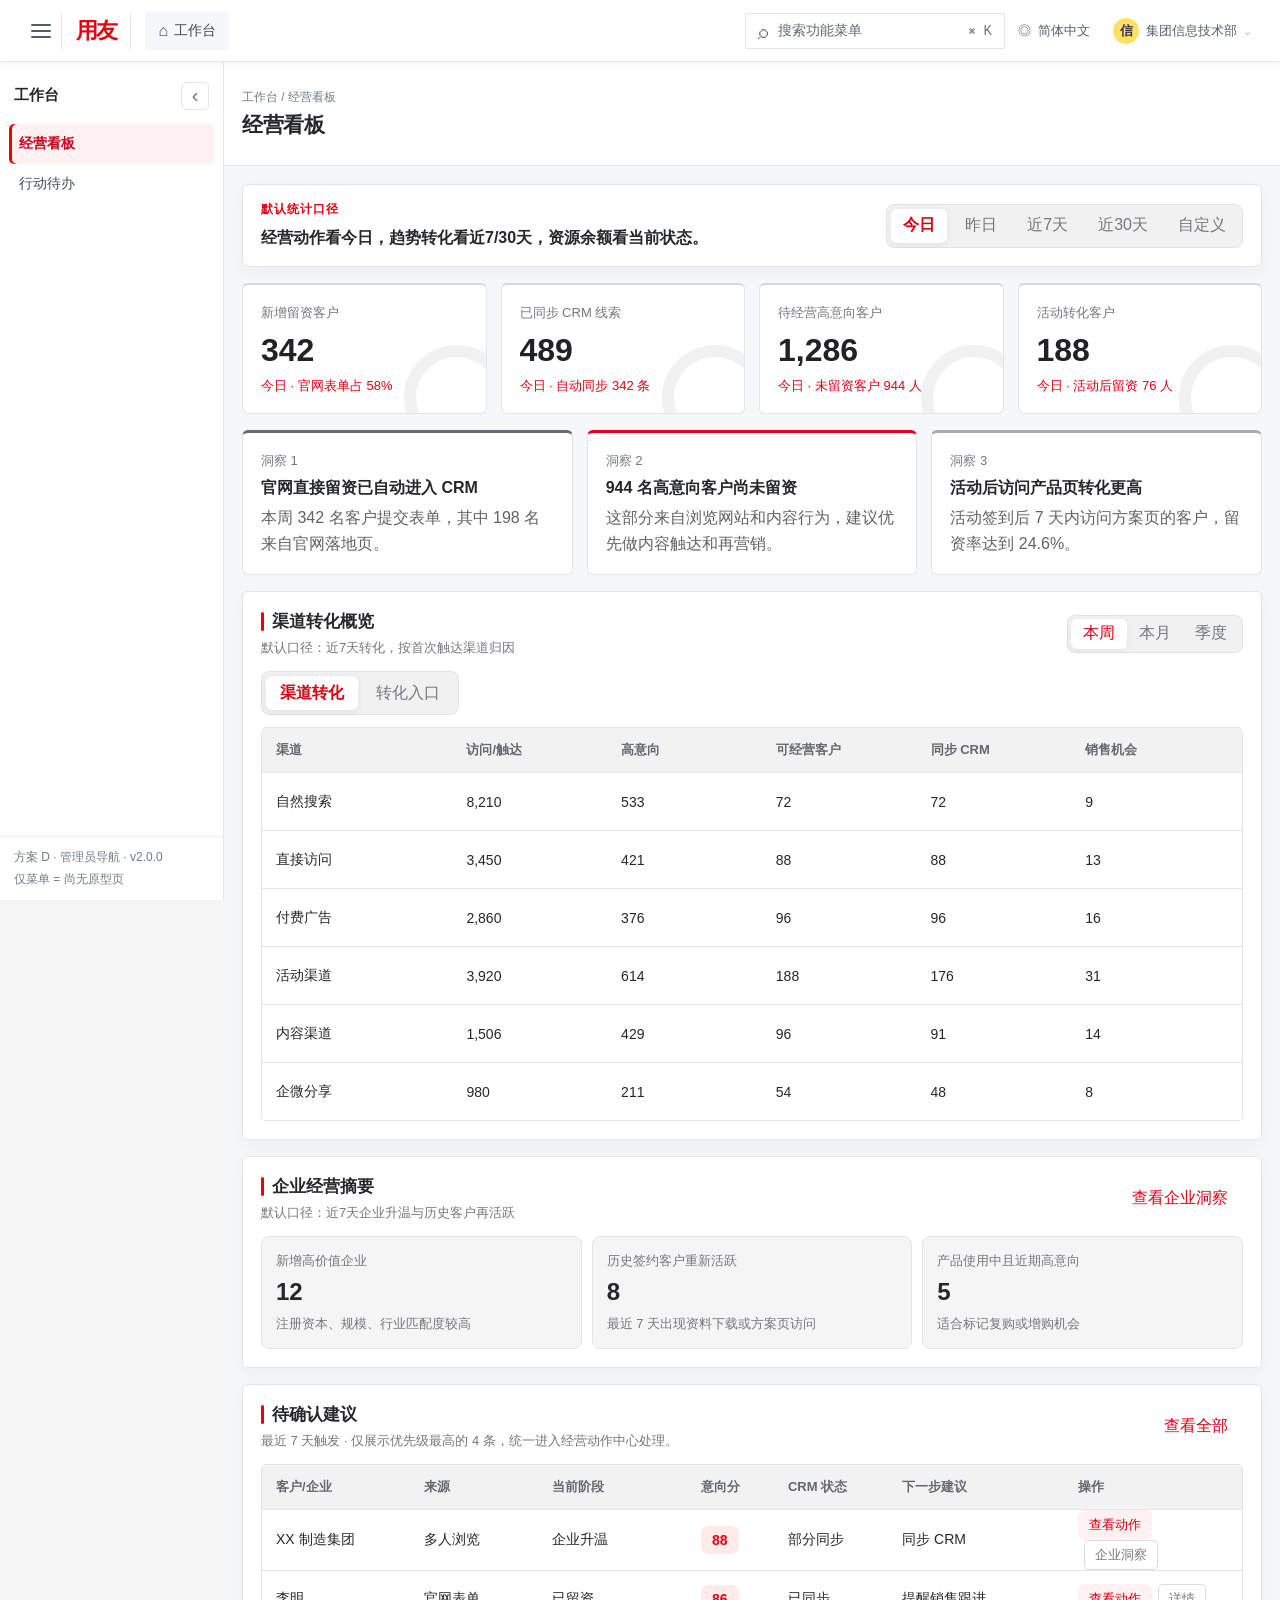
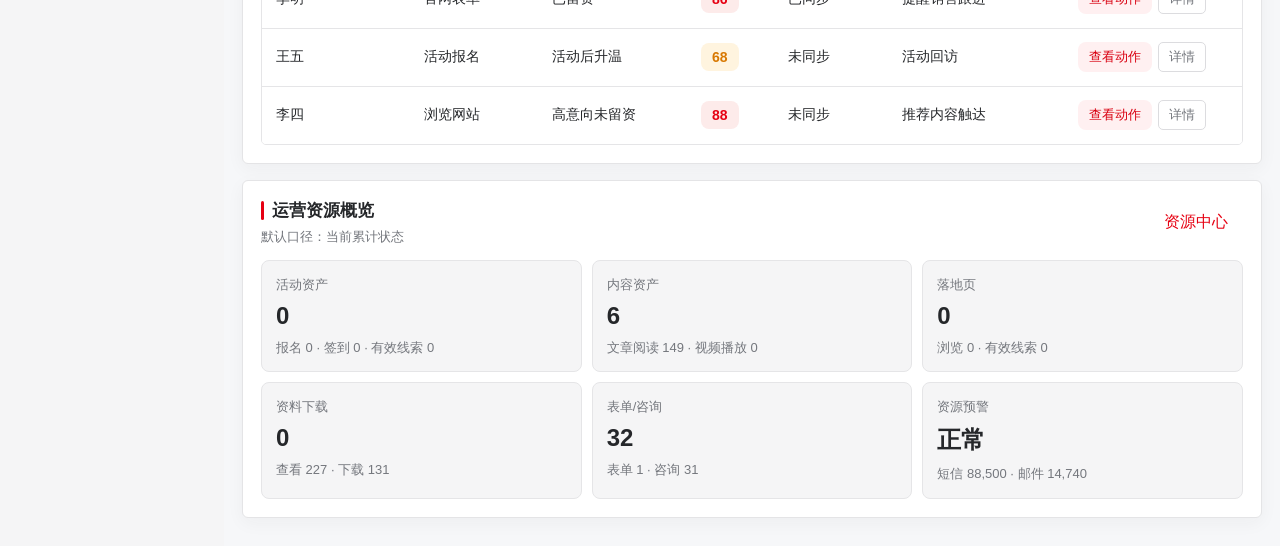
<file: archive/v2.0.0/index.html>
<!DOCTYPE html>
<html lang="zh-CN">
  <head>
    <meta charset="UTF-8" />
    <meta name="viewport" content="width=device-width, initial-scale=1.0" />
    <title>Marketing Cloud · 管理员导航方案 D</title>
    <script>
      const target = new URL('./navigation-admin.html', location.href);
      target.hash = location.hash || '#dashboard';
      location.replace(target.href);
    </script>
  </head>
  <body><a href="./navigation-admin.html#dashboard">进入管理员导航方案 D</a></body>
</html>
</file>
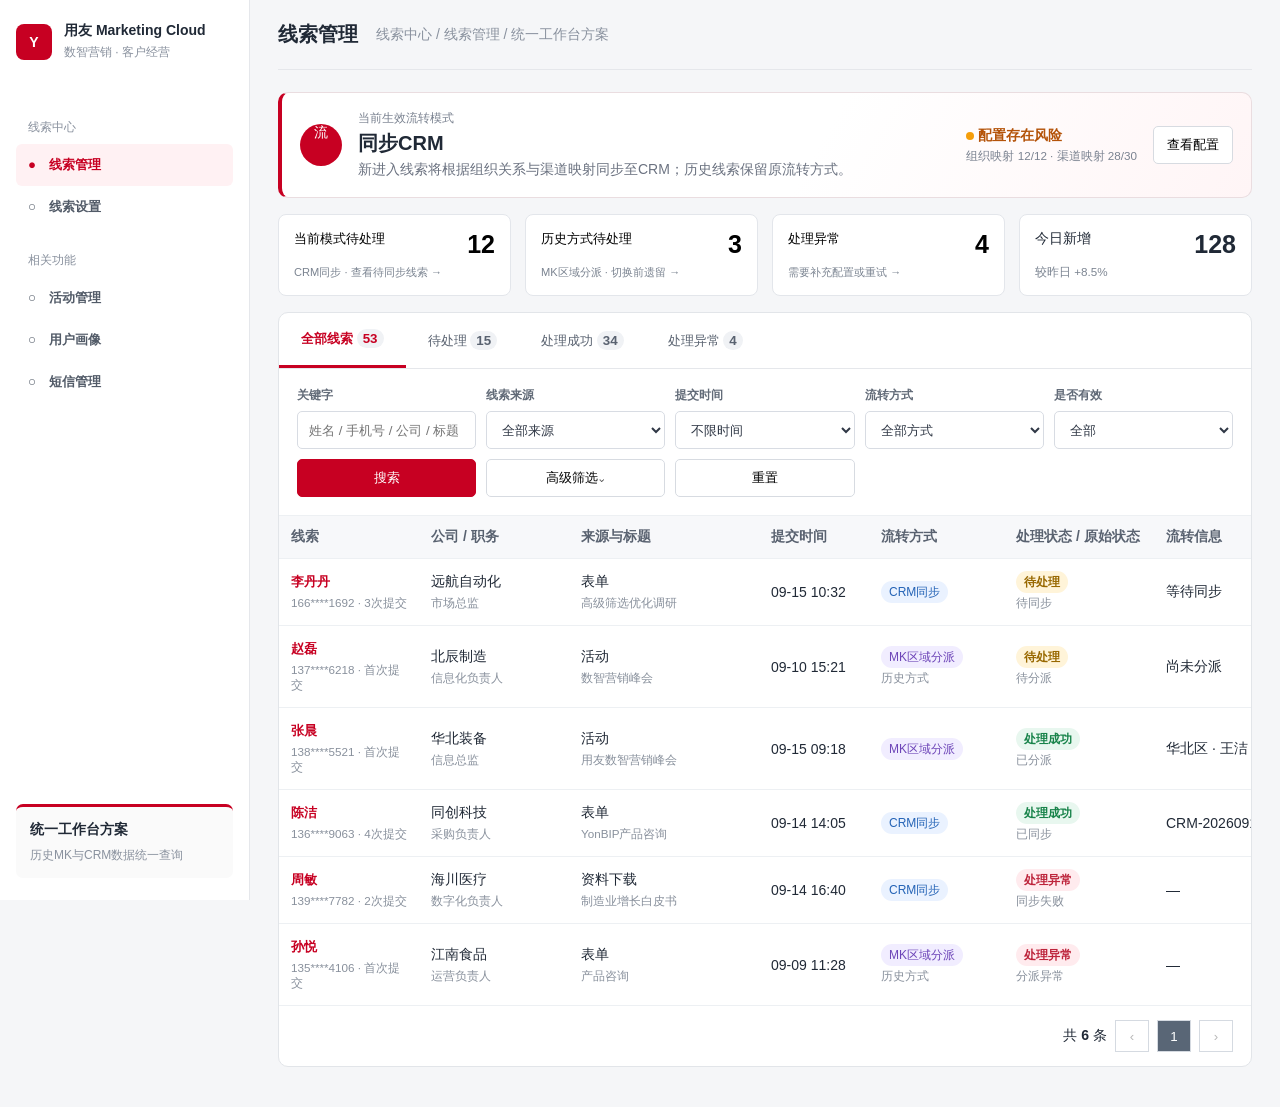
<file: prototype/leads-unified.html>
<!doctype html>
<html lang="zh-CN">
<head>
  <meta charset="UTF-8" />
  <meta name="viewport" content="width=device-width,initial-scale=1" />
  <title>线索管理 · 统一工作台方案</title>
  <link rel="stylesheet" href="leads-unified.css" />
  <style>[hidden]{display:none!important}.filters{grid-template-columns:repeat(5,minmax(0,1fr))}.advanced{grid-template-columns:repeat(4,minmax(0,1fr))}@media(max-width:1200px){.filters,.advanced{grid-template-columns:repeat(3,minmax(0,1fr))}}</style>
</head>
<body>
  <aside class="sidebar">
    <div class="brand"><span>Y</span><div><b>用友 Marketing Cloud</b><small>数智营销 · 客户经营</small></div></div>
    <nav>
      <p>线索中心</p>
      <button class="active">●　线索管理</button>
      <button>○　线索设置</button>
      <p>相关功能</p>
      <button>○　活动管理</button>
      <button>○　用户画像</button>
      <button>○　短信管理</button>
    </nav>
    <div class="version"><b>统一工作台方案</b><span>历史MK与CRM数据统一查询</span></div>
  </aside>

  <main>
    <header><h1>线索管理</h1><span>线索中心 / 线索管理 / 统一工作台方案</span></header>
    <section class="mode-banner">
      <div class="mode-icon">流</div>
      <div><small>当前生效流转模式</small><strong>同步CRM</strong><p>新进入线索将根据组织关系与渠道映射同步至CRM；历史线索保留原流转方式。</p></div>
      <div class="mode-health"><span><i></i> 配置存在风险</span><small>组织映射 12/12 · 渠道映射 28/30</small></div>
      <button>查看配置</button>
    </section>

    <section class="alerts">
      <button data-quick-mode="CRM同步" data-quick-state="pending"><span>当前模式待处理</span><b>12</b><small>CRM同步 · 查看待同步线索 →</small></button>
      <button data-quick-mode="MK区域分派" data-quick-state="pending"><span>历史方式待处理</span><b>3</b><small>MK区域分派 · 切换前遗留 →</small></button>
      <button data-quick-state="exception"><span>处理异常</span><b>4</b><small>需要补充配置或重试 →</small></button>
      <div><span>今日新增</span><b>128</b><small>较昨日 +8.5%</small></div>
    </section>

    <section class="workspace">
      <div class="tabs" role="tablist">
        <button class="active" data-view="all">全部线索 <b>53</b></button>
        <button data-view="pending">待处理 <b>15</b></button>
        <button data-view="success">处理成功 <b>34</b></button>
        <button data-view="exception">处理异常 <b>4</b></button>
      </div>

      <div class="filters">
        <label class="wide"><span>关键字</span><input id="keyword" placeholder="姓名 / 手机号 / 公司 / 标题" /></label>
        <label><span>线索来源</span><select id="source"><option value="">全部来源</option><option>表单</option><option>活动</option><option>资料下载</option></select></label>
        <label><span>提交时间</span><select id="submitTime"><option value="">不限时间</option><option value="today">今天</option><option value="7d">近7天</option><option value="30d">近30天</option></select></label>
        <label><span>流转方式</span><select id="routeMode"><option value="">全部方式</option><option>MK区域分派</option><option>CRM同步</option></select></label>
        <label><span>是否有效</span><select id="valid"><option value="">全部</option><option>有效</option><option>待判断</option><option>无效</option></select></label>
        <button class="primary" id="search">搜索</button><button id="advancedToggle">高级筛选⌄</button><button id="reset">重置</button>
      </div>
      <div class="advanced" id="advanced">
        <label><span>具体状态</span><select id="rawState"><option value="">全部状态</option><option>待分派</option><option>已分派</option><option>分派异常</option><option>待同步</option><option>同步中</option><option>已同步</option><option>同步失败</option></select></label>
        <label><span>来源渠道</span><select id="channel"><option value="">全部渠道</option><option>官网</option><option>微信</option><option>线下会议</option><option>资料中心</option></select></label>
        <label><span>所属 / 接收组织</span><select id="org"><option value="">全部组织</option><option>市场运营部</option><option>华北区</option><option>华东区</option><option>未匹配</option></select></label>
        <label><span>负责人</span><select id="owner"><option value="">全部负责人</option><option>王洁</option><option>李明</option><option>未分派</option></select></label>
        <label><span>地区</span><select id="region"><option value="">全部地区</option><option>北京</option><option>上海</option><option>江苏</option></select></label>
        <label><span>历史提交</span><select id="history"><option value="">全部</option><option value="yes">有历史提交</option><option value="no">首次提交</option></select></label>
        <label><span>CRM编码</span><input id="crmCode" placeholder="请输入完整CRM编码" /></label>
        <label><span>异常类型</span><select id="exceptionType"><option value="">全部异常</option><option>组织未匹配</option><option>渠道未映射</option><option>接口失败</option></select></label>
      </div>
      <div class="result-line" hidden><div id="chips"></div></div>

      <div class="table-wrap">
        <div class="lead-table">
          <div class="row head"><span>线索</span><span>公司 / 职务</span><span>来源与标题</span><span>提交时间</span><span>流转方式</span><span>处理状态 / 原始状态</span><span>流转信息</span><span>处理结果</span><span>操作</span></div>
          <div class="row" data-view="pending" data-mode="CRM同步" data-state="待同步" data-source="表单" data-search="李丹丹 远航自动化 高级筛选优化调研"><span><button class="link" data-detail="李丹丹">李丹丹</button><small>166****1692 · 3次提交</small></span><span>远航自动化<small>市场总监</small></span><span>表单<small>高级筛选优化调研</small></span><span>09-15 10:32</span><span><em class="route crm">CRM同步</em></span><span><b class="state pending">待处理</b><small>待同步</small></span><span>等待同步</span><span>等待同步任务执行</span><span><button class="mini primary">立即同步</button><button class="mini" data-detail="李丹丹">详情</button></span></div>
          <div class="row" data-view="pending" data-mode="MK区域分派" data-state="待分派" data-source="活动" data-search="赵磊 北辰制造 数智营销峰会"><span><button class="link" data-detail="赵磊">赵磊</button><small>137****6218 · 首次提交</small></span><span>北辰制造<small>信息化负责人</small></span><span>活动<small>数智营销峰会</small></span><span>09-10 15:21</span><span><em class="route mk">MK区域分派</em><small>历史方式</small></span><span><b class="state pending">待处理</b><small>待分派</small></span><span>尚未分派</span><span>切换前遗留任务</span><span><button class="mini primary">立即分派</button><button class="mini" data-detail="赵磊">详情</button></span></div>
          <div class="row" data-view="success" data-mode="MK区域分派" data-state="已分派" data-source="活动" data-search="张晨 华北装备 数智营销峰会"><span><button class="link" data-detail="张晨">张晨</button><small>138****5521 · 首次提交</small></span><span>华北装备<small>信息总监</small></span><span>活动<small>用友数智营销峰会</small></span><span>09-15 09:18</span><span><em class="route mk">MK区域分派</em></span><span><b class="state success">处理成功</b><small>已分派</small></span><span>华北区 · 王洁</span><span>命中“北京企业线索”</span><span><button class="mini">分派记录</button><button class="mini" data-detail="张晨">详情</button></span></div>
          <div class="row" data-view="success" data-mode="CRM同步" data-state="已同步" data-source="表单" data-search="陈洁 同创科技 YonBIP产品咨询"><span><button class="link" data-detail="陈洁">陈洁</button><small>136****9063 · 4次提交</small></span><span>同创科技<small>采购负责人</small></span><span>表单<small>YonBIP产品咨询</small></span><span>09-14 14:05</span><span><em class="route crm">CRM同步</em></span><span><b class="state success">处理成功</b><small>已同步</small></span><span>CRM-20260915004</span><span>传输成功<small>CRM状态：跟进中</small></span><span><button class="mini">同步结果</button><button class="mini" data-detail="陈洁">详情</button></span></div>
          <div class="row" data-view="exception" data-mode="CRM同步" data-state="同步失败" data-source="资料下载" data-search="周敏 海川医疗 制造业增长白皮书"><span><button class="link" data-detail="周敏">周敏</button><small>139****7782 · 2次提交</small></span><span>海川医疗<small>数字化负责人</small></span><span>资料下载<small>制造业增长白皮书</small></span><span>09-14 16:40</span><span><em class="route crm">CRM同步</em></span><span><b class="state exception">处理异常</b><small>同步失败</small></span><span>—</span><span class="danger">渠道未映射</span><span><button class="mini primary">处理并重试</button><button class="mini" data-detail="周敏">详情</button></span></div>
          <div class="row" data-view="exception" data-mode="MK区域分派" data-state="分派异常" data-source="表单" data-search="孙悦 江南食品 产品咨询"><span><button class="link" data-detail="孙悦">孙悦</button><small>135****4106 · 首次提交</small></span><span>江南食品<small>运营负责人</small></span><span>表单<small>产品咨询</small></span><span>09-09 11:28</span><span><em class="route mk">MK区域分派</em><small>历史方式</small></span><span><b class="state exception">处理异常</b><small>分派异常</small></span><span>—</span><span class="danger">未配置接收组织</span><span><button class="mini primary">处理异常</button><button class="mini" data-detail="孙悦">详情</button></span></div>
        </div>
      </div>
      <div class="empty" id="empty" hidden>没有符合条件的线索，请调整筛选条件。</div>
      <footer><span>共 <b id="total">6</b> 条</span><button disabled>‹</button><button class="page">1</button><button disabled>›</button></footer>
    </section>
  </main>

  <aside class="drawer" id="drawer" aria-hidden="true"><div class="mask" data-close></div><section><header><div><small>线索详情</small><h2 id="drawerName">李丹丹</h2></div><button data-close>×</button></header><div class="drawer-mode"><span>本条线索流转方式</span><b id="drawerMode">CRM同步</b><small>流转方式在进入系统时确定，不随当前系统模式改变</small></div><nav><button class="active">基本信息</button><button>流转记录</button><button>历史提交</button></nav><dl><dt>手机号</dt><dd>166****1692</dd><dt>来源</dt><dd>表单 · 高级筛选优化调研</dd><dt>通用状态</dt><dd>待判断</dd><dt>处理说明</dt><dd>详情中保留MK分派字段与CRM同步字段的完整执行记录。</dd></dl></section></aside>
  <script src="leads-unified.js"></script>
</body>
</html>
</file>
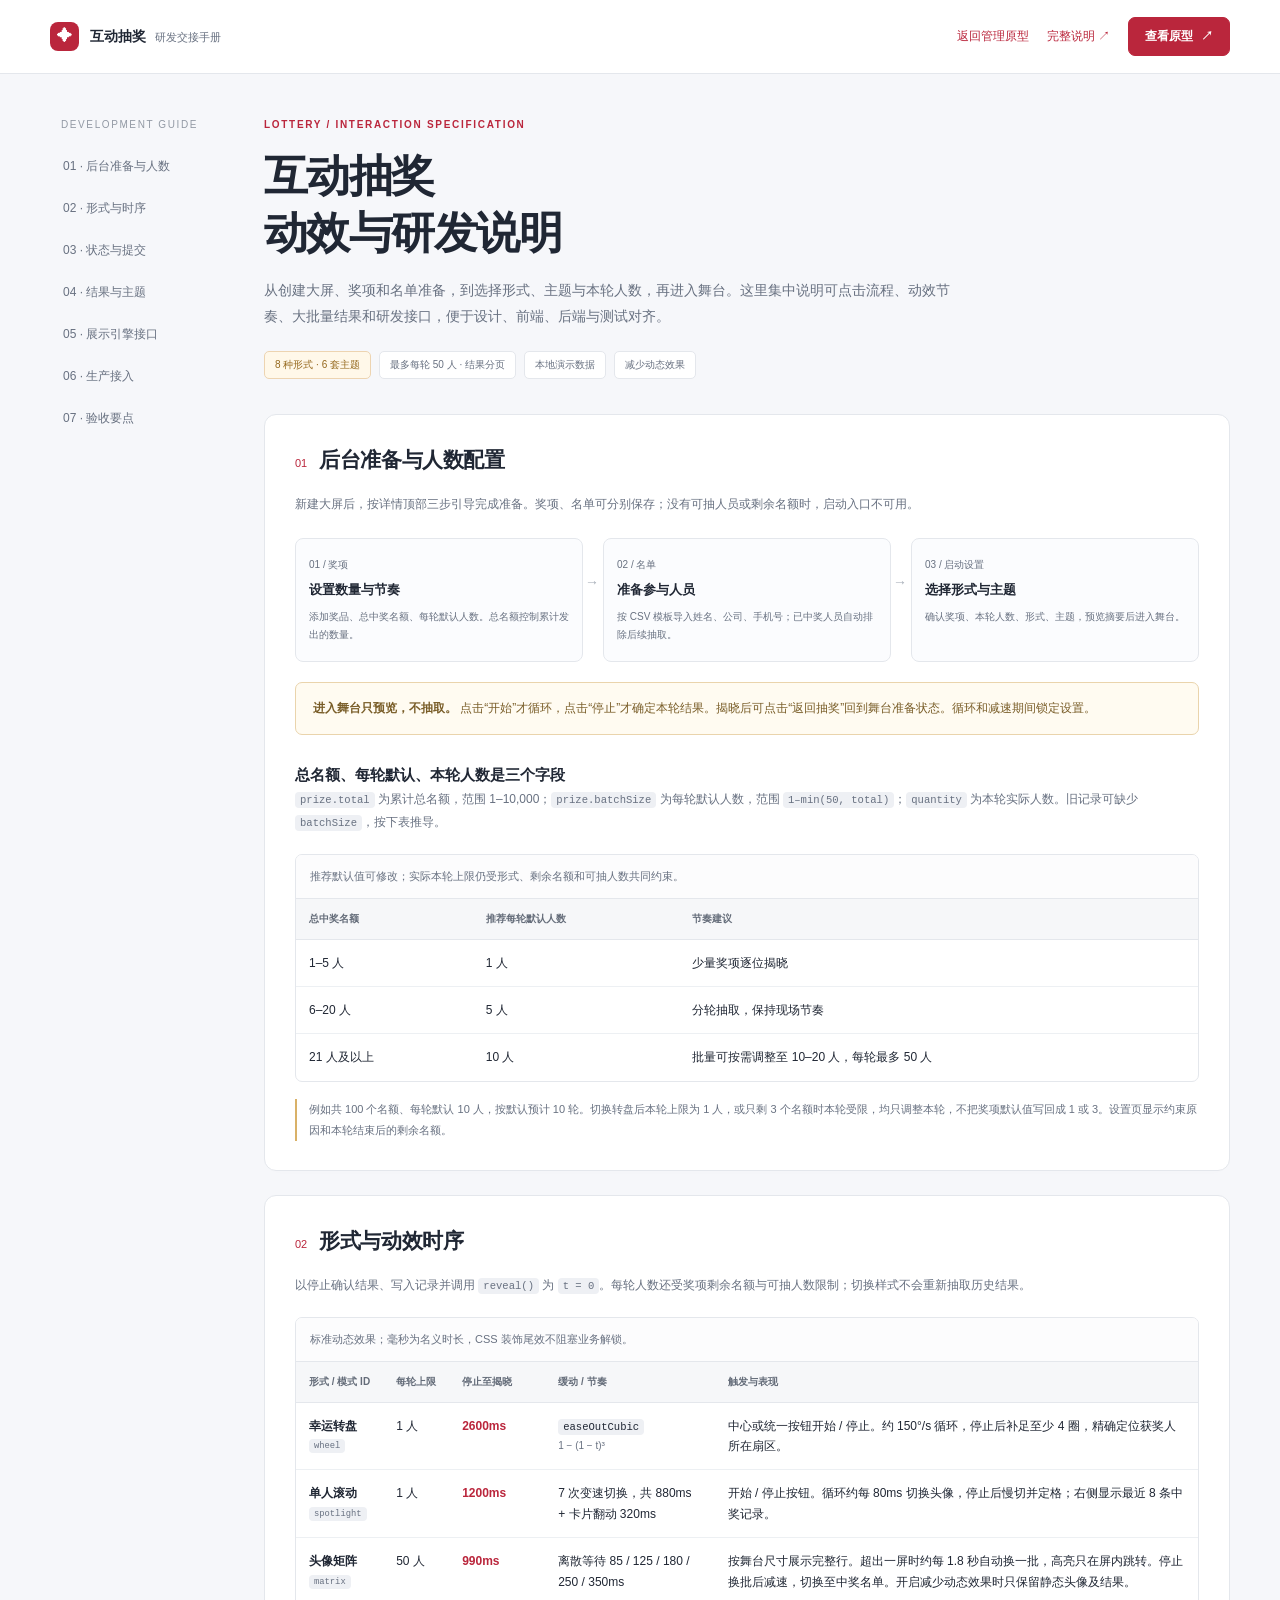
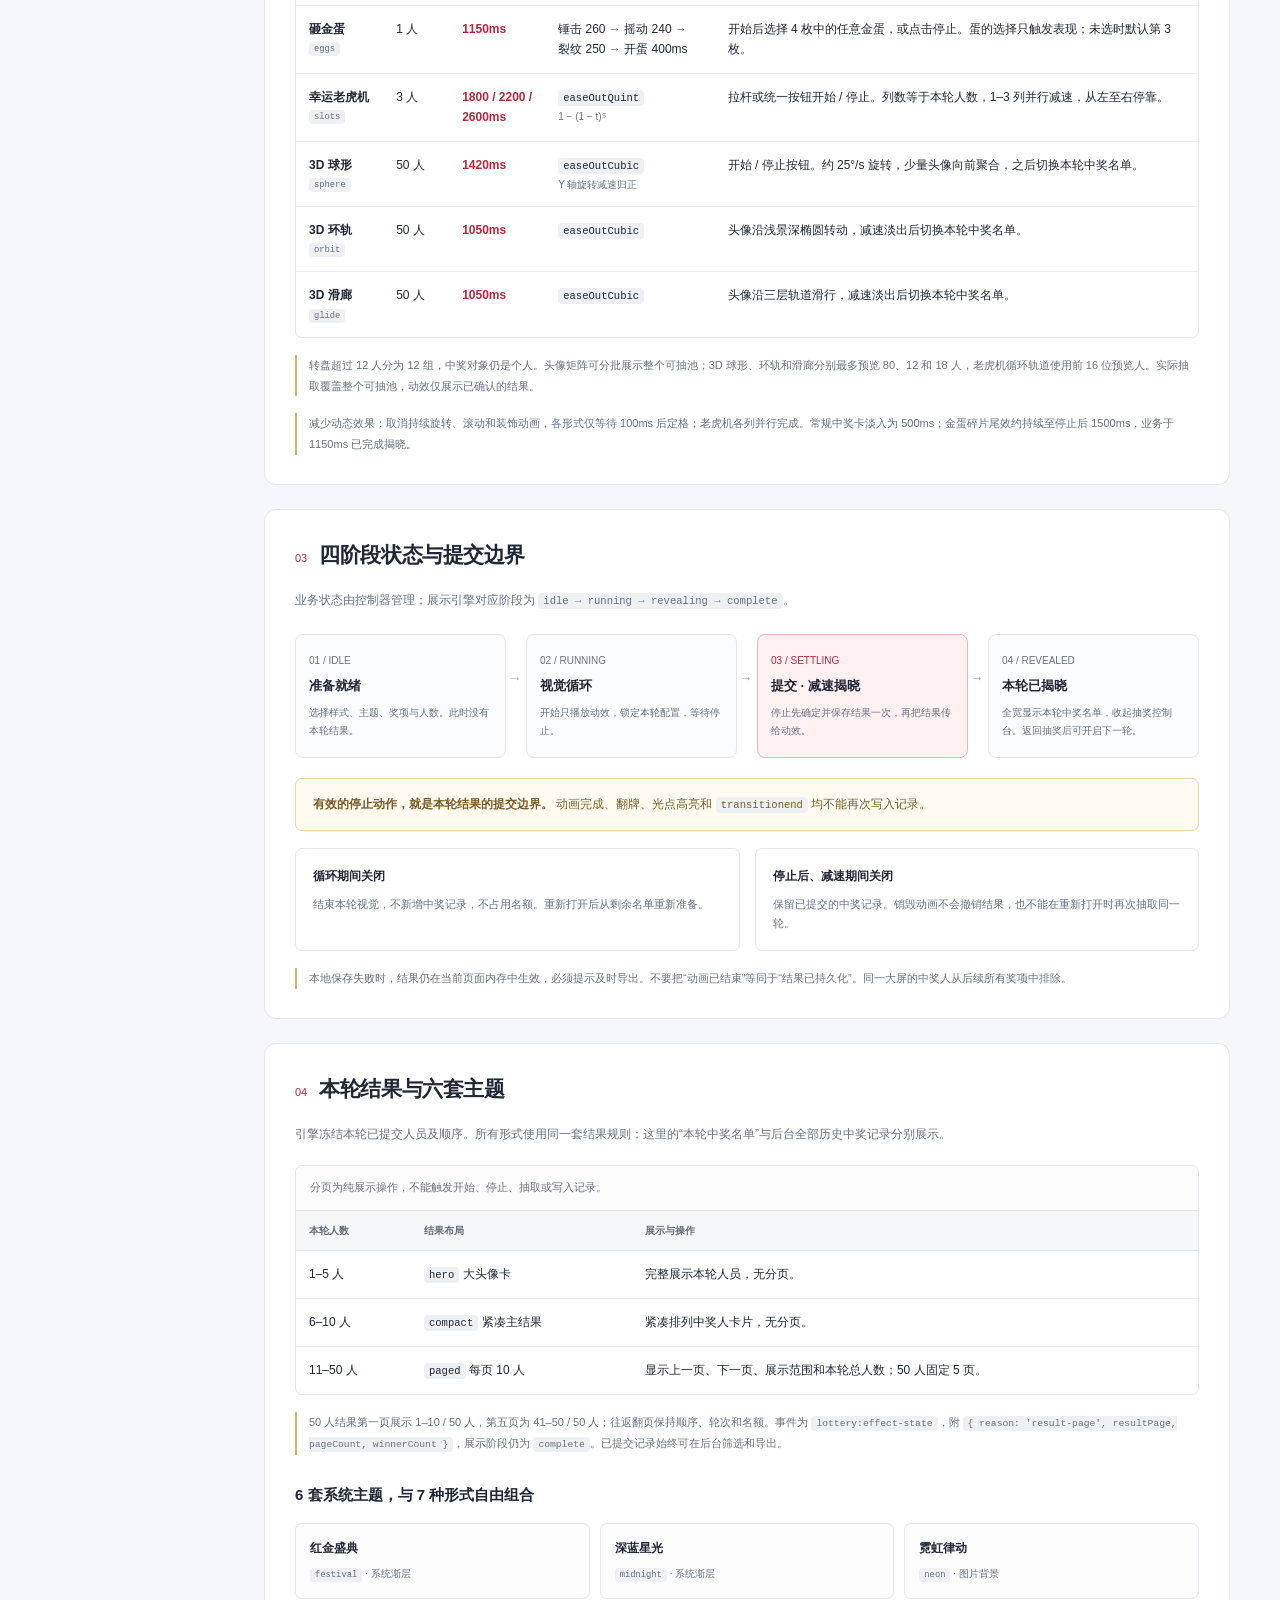
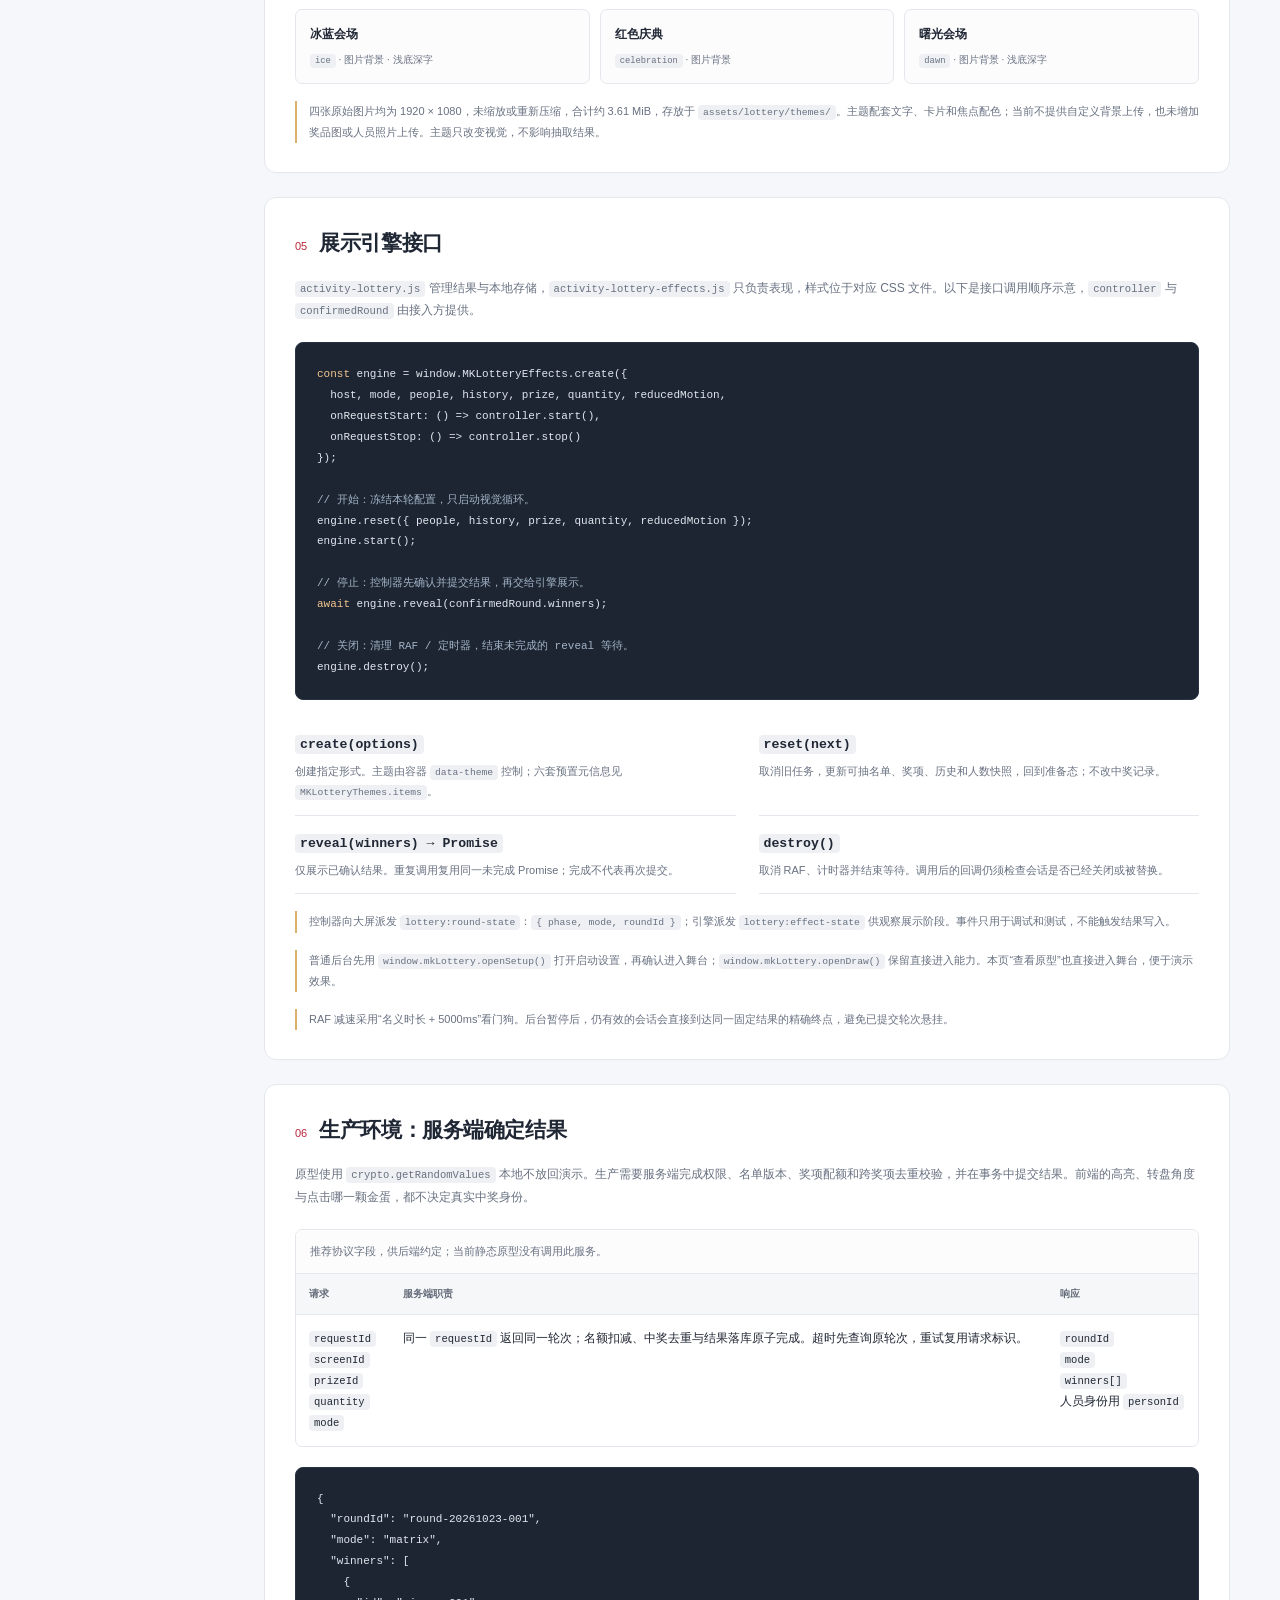
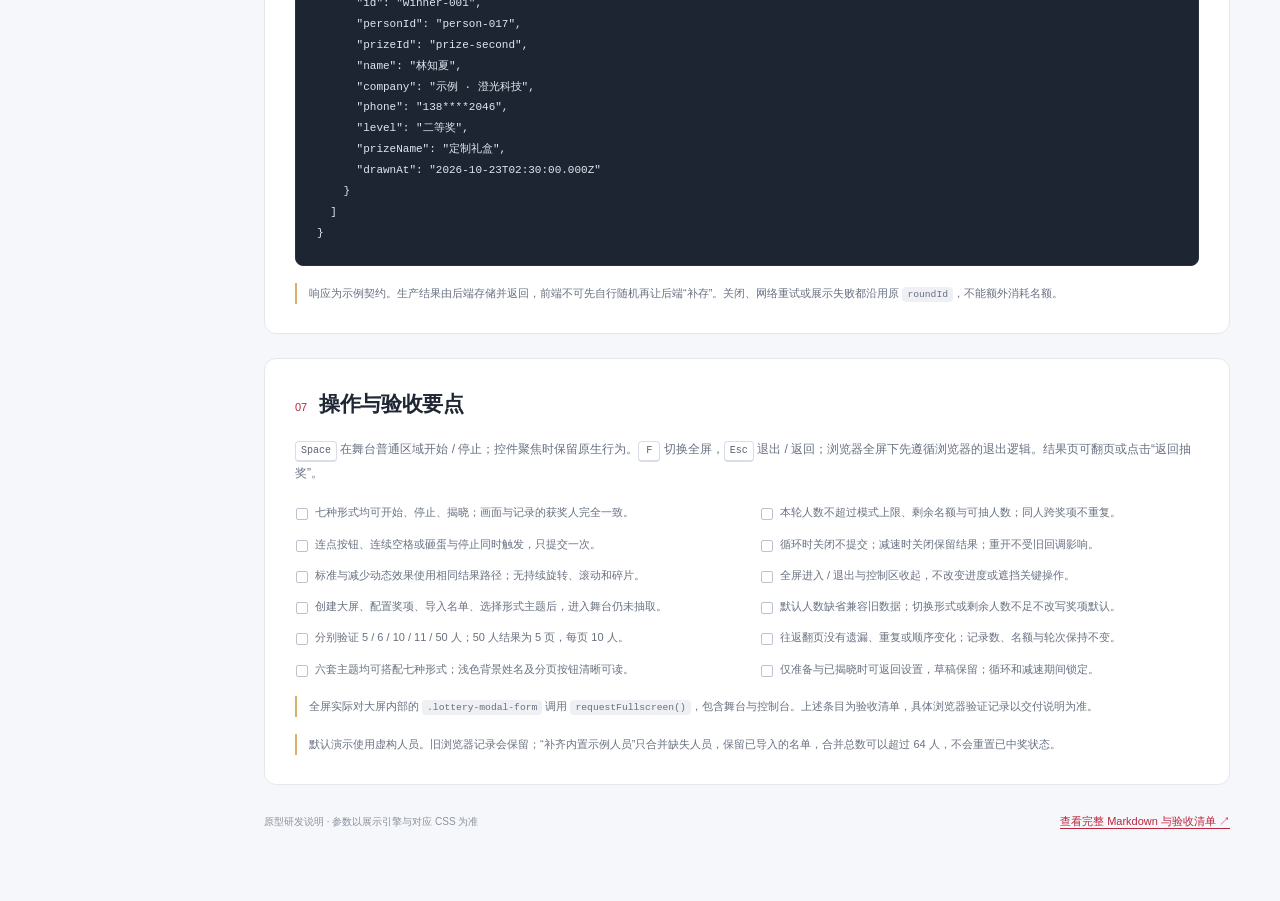
<file: prototype/lottery-motion-guide.html>
<!doctype html>
<html lang="zh-CN">
<head>
  <meta charset="utf-8">
  <meta name="viewport" content="width=device-width, initial-scale=1">
  <meta name="color-scheme" content="light">
  <title>互动抽奖 · 动效与研发说明</title>
  <style>
    :root { --ink:#202734; --muted:#687181; --line:#e4e7ec; --accent:#ba263c; --accent-soft:#fff0f2; --paper:#fff; --surface:#f6f7fa; --gold:#ad7b21; }
    * { box-sizing:border-box; }
    html { scroll-behavior:smooth; scroll-padding-top:92px; }
    body { margin:0; background:var(--surface); color:var(--ink); font-family:-apple-system,BlinkMacSystemFont,"Segoe UI","PingFang SC","Microsoft YaHei",sans-serif; font-size:14px; line-height:1.75; -webkit-font-smoothing:antialiased; }
    a { color:var(--accent); text-underline-offset:3px; }
    a:hover { color:#8c1830; }
    a:focus-visible { outline:3px solid #be335c; outline-offset:5px; border-radius:3px; }
    code,pre,kbd { font-family:ui-monospace,SFMono-Regular,Consolas,"Liberation Mono",monospace; }
    :not(pre)>code { padding:2px 5px; border-radius:4px; background:#eef0f4; font-size:.88em; overflow-wrap:anywhere; }
    h1,h2,h3,p { margin:0; }
    h1 { margin-top:13px; font-size:clamp(29px,4.3vw,44px); line-height:1.3; font-weight:650; letter-spacing:-.035em; }
    h2 { font-size:21px; line-height:1.5; font-weight:650; letter-spacing:-.02em; }
    h3 { font-size:15px; font-weight:650; }
    p+p { margin-top:11px; }
    .skip { position:absolute; left:18px; top:-70px; z-index:10; padding:9px 15px; background:#fff; }
    .skip:focus { top:12px; }
    .topbar { position:sticky; top:0; z-index:5; border-bottom:1px solid var(--line); background:#ffffffed; backdrop-filter:blur(14px); }
    .topbar-inner { display:flex; align-items:center; justify-content:space-between; gap:20px; max-width:1240px; margin:auto; padding:17px 30px; }
    .brand { display:flex; align-items:center; gap:11px; color:var(--ink); text-decoration:none; font-weight:600; }
    .brand-mark { display:grid; place-items:center; width:29px; height:29px; border-radius:8px; background:var(--accent); color:#fff; font-size:15px; }
    .brand small { margin-left:5px; color:var(--muted); font-size:11px; font-weight:400; }
    .toplinks { display:flex; align-items:center; gap:18px; font-size:12px; }
    .toplinks a { text-decoration:none; }
    .button-link { display:inline-flex; align-items:center; justify-content:center; gap:8px; min-height:38px; padding:8px 16px; border:1px solid var(--accent); border-radius:7px; background:var(--accent); color:#fff; text-decoration:none; font-size:12px; font-weight:600; white-space:nowrap; }
    .button-link:hover { background:#9e1b32; color:#fff; }
    .layout { display:grid; grid-template-columns:178px minmax(0,1fr); gap:36px; max-width:1240px; margin:auto; padding:42px 30px 70px; }
    .side-nav { position:sticky; top:106px; align-self:start; display:flex; flex-direction:column; gap:5px; }
    .side-nav p { margin-bottom:9px; padding-left:11px; color:#9299a4; font-size:10px; letter-spacing:.16em; }
    .side-nav a { padding:8px 11px; border-left:2px solid transparent; color:var(--muted); text-decoration:none; font-size:12px; }
    .side-nav a:hover { border-color:var(--accent); background:#fff; color:var(--accent); }
    main { min-width:0; }
    .hero { margin-bottom:35px; }
    .eyebrow { color:var(--accent); font-size:10px; font-weight:700; letter-spacing:.17em; }
    .hero>p { max-width:690px; margin-top:16px; color:var(--muted); font-size:14px; line-height:1.9; }
    .hero-meta { display:flex; flex-wrap:wrap; gap:8px; margin-top:21px; }
    .tag { padding:4px 10px; border:1px solid var(--line); border-radius:5px; background:var(--paper); color:var(--muted); font-size:10px; }
    .tag.is-accent { border-color:#edd4b1; background:#fff8e9; color:#94671b; }
    .section { margin-top:24px; padding:29px 30px; border:1px solid var(--line); border-radius:12px; background:var(--paper); box-shadow:0 3px 16px #1e293b02; }
    .section-heading { display:flex; align-items:baseline; gap:12px; margin-bottom:18px; }
    .section-number { color:var(--accent); font-size:11px; font-variant-numeric:tabular-nums; }
    .lead { color:var(--muted); font-size:12px; line-height:1.9; }
    .table-scroll { width:100%; margin-top:20px; overflow-x:auto; border:1px solid var(--line); border-radius:7px; }
    table { width:100%; border-collapse:collapse; text-align:left; font-size:12px; }
    .timing-table { min-width:710px; }
    caption { padding:12px 14px; color:var(--muted); text-align:left; font-size:11px; background:#fcfcfd; }
    th { padding:11px 13px; border-top:1px solid var(--line); border-bottom:1px solid var(--line); background:#f6f7f9; color:#646c79; font-size:10px; font-weight:600; white-space:nowrap; }
    td { padding:13px; border-bottom:1px solid #edf0f3; vertical-align:top; line-height:1.7; }
    tbody tr:last-child td { border-bottom:0; }
    td strong { font-size:12px; font-weight:600; }
    td small { display:block; color:var(--muted); font-size:10px; }
    td code { white-space:nowrap; }
    .duration { color:var(--accent); font-weight:650; font-variant-numeric:tabular-nums; white-space:nowrap; }
    .note { margin-top:17px; padding-left:12px; border-left:2px solid #d9b168; color:var(--muted); font-size:11px; line-height:1.9; }
    .state-flow { display:grid; grid-template-columns:repeat(4,minmax(0,1fr)); gap:20px; margin:22px 0 20px; }
    .state { position:relative; padding:17px 13px; border:1px solid var(--line); border-radius:8px; background:#fbfcfe; }
    .state:not(:last-child)::after { content:"→"; position:absolute; top:31px; right:-17px; color:#a8afb9; font-size:14px; }
    .state span { display:block; color:var(--muted); font-size:10px; }
    .state strong { display:block; margin:6px 0; font-size:13px; }
    .state p { color:var(--muted); font-size:10px; line-height:1.8; }
    .state.commit { border-color:#e8b6c0; background:var(--accent-soft); }
    .state.commit span { color:var(--accent); }
    .setup-flow { grid-template-columns:repeat(3,minmax(0,1fr)); }
    .theme-grid { display:grid; grid-template-columns:repeat(3,minmax(0,1fr)); gap:10px; margin-top:15px; }
    .theme-card { padding:14px; border:1px solid var(--line); border-radius:7px; background:#fcfcfd; }
    .theme-card strong { display:block; font-size:12px; }
    .theme-card small { display:block; margin-top:6px; color:var(--muted); font-size:10px; }
    .subheading { margin-top:27px; }
    .callout { padding:15px 17px; border:1px solid #ead4ac; border-radius:7px; background:#fffbf1; color:#795d28; font-size:12px; }
    .semantics { display:grid; grid-template-columns:1fr 1fr; gap:15px; margin-top:17px; }
    .semantics article { padding:17px; border:1px solid var(--line); border-radius:7px; }
    .semantics h3 { margin-bottom:8px; font-size:12px; }
    .semantics p { color:var(--muted); font-size:11px; }
    pre { margin:20px 0 0; padding:21px; overflow:auto; border:1px solid #273242; border-radius:8px; background:#1c2531; color:#e0e7f0; font-size:11px; line-height:1.9; tab-size:2; }
    pre code { font-size:inherit; }
    .code-comment { color:#a4b4c8; }
    .code-keyword { color:#f3c58e; }
    .api-grid { display:grid; grid-template-columns:1fr 1fr; gap:0 23px; margin-top:17px; }
    .api-item { padding:13px 0; border-bottom:1px solid var(--line); }
    .api-item p { margin-top:6px; color:var(--muted); font-size:11px; }
    .checklist { display:grid; grid-template-columns:1fr 1fr; gap:12px 26px; margin:19px 0 0; padding:0; list-style:none; }
    .checklist li { position:relative; padding-left:20px; color:var(--muted); font-size:11px; }
    .checklist li::before { content:""; position:absolute; top:5px; left:1px; width:10px; height:10px; border:1px solid #bbc3cf; border-radius:2px; }
    .footer { display:flex; flex-wrap:wrap; align-items:center; justify-content:space-between; gap:15px; margin-top:27px; color:#8a929e; font-size:10px; }
    .footer a { font-size:11px; }
    kbd { display:inline-block; min-width:22px; padding:0 5px; border:1px solid #d9dee6; border-bottom-width:2px; border-radius:4px; background:#fff; color:#586273; text-align:center; font-size:10px; line-height:1.8; }
    @media (max-width:1000px) { .layout { grid-template-columns:135px minmax(0,1fr); gap:20px; } .section { padding:24px; } .state-flow { gap:14px; } .state { padding:14px 10px; } .state:not(:last-child)::after { right:-13px; } }
    @media (max-width:760px) { .topbar-inner { padding:13px 18px; } .brand small,.toplinks>a:not(.button-link) { display:none; } .layout { display:block; padding:29px 18px 45px; } .side-nav { position:static; flex-direction:row; flex-wrap:wrap; gap:4px; margin-bottom:26px; } .side-nav p { display:none; } .side-nav a { padding:5px 8px; border:1px solid var(--line); border-radius:5px; background:#fff; font-size:10px; } .hero { margin-bottom:26px; } .section { margin-top:19px; padding:22px 18px; } .section-heading { gap:10px; } h2 { font-size:19px; } .api-grid,.semantics,.checklist,.setup-flow { grid-template-columns:1fr; } .state-flow:not(.setup-flow) { grid-template-columns:1fr 1fr; gap:12px; } .theme-grid { grid-template-columns:1fr 1fr; } .state:not(:last-child)::after { content:none; } .state { min-height:126px; } .setup-flow .state { min-height:0; } pre { margin-left:-5px; margin-right:-5px; padding:16px; font-size:10px; } .footer { align-items:flex-start; flex-direction:column; } }
    @media (prefers-reduced-motion:reduce) { html { scroll-behavior:auto; } }
    @media print { .topbar,.side-nav,.button-link { display:none; } .layout { display:block; max-width:none; padding:0; } .section { break-inside:avoid; box-shadow:none; } body { background:#fff; } a { color:inherit; } pre { white-space:pre-wrap; } }
  </style>
</head>
<body>
  <a class="skip" href="#main">跳至正文</a>
  <header class="topbar">
    <div class="topbar-inner">
      <a class="brand" href="./navigation-admin.html#activityDetail/lottery"><span class="brand-mark" aria-hidden="true">✦</span><span>互动抽奖 <small>研发交接手册</small></span></a>
      <nav class="toplinks" aria-label="相关入口">
        <a href="./navigation-admin.html#activityDetail/lottery">返回管理原型</a>
        <a href="https://github.com/lucksomeone7-hue/yy/blob/main/docs/%E4%BA%92%E5%8A%A8%E6%8A%BD%E5%A5%96%E5%8A%A8%E6%95%88%E4%B8%8E%E7%A0%94%E5%8F%91%E4%BA%A4%E6%8E%A5.md" target="_blank" rel="noopener">完整说明 ↗</a>
        <a class="button-link" href="./lottery-preview.html">查看原型 <span aria-hidden="true">↗</span></a>
      </nav>
    </div>
  </header>
  <div class="layout">
    <nav class="side-nav" aria-label="本文目录">
      <p>DEVELOPMENT GUIDE</p>
      <a href="#workflow">01 · 后台准备与人数</a>
      <a href="#timing">02 · 形式与时序</a>
      <a href="#states">03 · 状态与提交</a>
      <a href="#results">04 · 结果与主题</a>
      <a href="#api">05 · 展示引擎接口</a>
      <a href="#backend">06 · 生产接入</a>
      <a href="#acceptance">07 · 验收要点</a>
    </nav>
    <main id="main">
      <div class="hero">
        <div class="eyebrow">LOTTERY / INTERACTION SPECIFICATION</div>
        <h1>互动抽奖<br>动效与研发说明</h1>
        <p>从创建大屏、奖项和名单准备，到选择形式、主题与本轮人数，再进入舞台。这里集中说明可点击流程、动效节奏、大批量结果和研发接口，便于设计、前端、后端与测试对齐。</p>
        <div class="hero-meta"><span class="tag is-accent">8 种形式 · 6 套主题</span><span class="tag">最多每轮 50 人 · 结果分页</span><span class="tag">本地演示数据</span><span class="tag">减少动态效果</span></div>
      </div>

      <section class="section" id="workflow" aria-labelledby="workflow-title">
        <div class="section-heading"><span class="section-number">01</span><h2 id="workflow-title">后台准备与人数配置</h2></div>
        <p class="lead">新建大屏后，按详情顶部三步引导完成准备。奖项、名单可分别保存；没有可抽人员或剩余名额时，启动入口不可用。</p>
        <div class="state-flow setup-flow" role="list" aria-label="后台三步准备流程">
          <article class="state" role="listitem"><span>01 / 奖项</span><strong>设置数量与节奏</strong><p>添加奖品、总中奖名额、每轮默认人数。总名额控制累计发出的数量。</p></article>
          <article class="state" role="listitem"><span>02 / 名单</span><strong>准备参与人员</strong><p>按 CSV 模板导入姓名、公司、手机号；已中奖人员自动排除后续抽取。</p></article>
          <article class="state" role="listitem"><span>03 / 启动设置</span><strong>选择形式与主题</strong><p>确认奖项、本轮人数、形式、主题，预览摘要后进入舞台。</p></article>
        </div>
        <div class="callout"><strong>进入舞台只预览，不抽取。</strong> 点击“开始”才循环，点击“停止”才确定本轮结果。揭晓后可点击“返回抽奖”回到舞台准备状态。循环和减速期间锁定设置。</div>
        <h3 class="subheading">总名额、每轮默认、本轮人数是三个字段</h3>
        <p class="lead"><code>prize.total</code> 为累计总名额，范围 1–10,000；<code>prize.batchSize</code> 为每轮默认人数，范围 <code>1–min(50, total)</code>；<code>quantity</code> 为本轮实际人数。旧记录可缺少 <code>batchSize</code>，按下表推导。</p>
        <div class="table-scroll">
          <table>
            <caption>推荐默认值可修改；实际本轮上限仍受形式、剩余名额和可抽人数共同约束。</caption>
            <thead><tr><th scope="col">总中奖名额</th><th scope="col">推荐每轮默认人数</th><th scope="col">节奏建议</th></tr></thead>
            <tbody>
              <tr><td>1–5 人</td><td>1 人</td><td>少量奖项逐位揭晓</td></tr>
              <tr><td>6–20 人</td><td>5 人</td><td>分轮抽取，保持现场节奏</td></tr>
              <tr><td>21 人及以上</td><td>10 人</td><td>批量可按需调整至 10–20 人，每轮最多 50 人</td></tr>
            </tbody>
          </table>
        </div>
        <p class="note">例如共 100 个名额、每轮默认 10 人，按默认预计 10 轮。切换转盘后本轮上限为 1 人，或只剩 3 个名额时本轮受限，均只调整本轮，不把奖项默认值写回成 1 或 3。设置页显示约束原因和本轮结束后的剩余名额。</p>
      </section>

      <section class="section" id="timing" aria-labelledby="timing-title">
        <div class="section-heading"><span class="section-number">02</span><h2 id="timing-title">形式与动效时序</h2></div>
        <p class="lead">以停止确认结果、写入记录并调用 <code>reveal()</code> 为 <code>t = 0</code>。每轮人数还受奖项剩余名额与可抽人数限制；切换样式不会重新抽取历史结果。</p>
        <div class="table-scroll">
          <table class="timing-table">
            <caption>标准动态效果；毫秒为名义时长，CSS 装饰尾效不阻塞业务解锁。</caption>
            <thead><tr><th scope="col">形式 / 模式 ID</th><th scope="col">每轮上限</th><th scope="col">停止至揭晓</th><th scope="col">缓动 / 节奏</th><th scope="col">触发与表现</th></tr></thead>
            <tbody>
              <tr><td><strong>幸运转盘</strong><small><code>wheel</code></small></td><td>1 人</td><td class="duration">2600ms</td><td><code>easeOutCubic</code><small>1 − (1 − t)³</small></td><td>中心或统一按钮开始 / 停止。约 150°/s 循环，停止后补足至少 4 圈，精确定位获奖人所在扇区。</td></tr>
              <tr><td><strong>单人滚动</strong><small><code>spotlight</code></small></td><td>1 人</td><td class="duration">1200ms</td><td>7 次变速切换，共 880ms<br>+ 卡片翻动 320ms</td><td>开始 / 停止按钮。循环约每 80ms 切换头像，停止后慢切并定格；右侧显示最近 8 条中奖记录。</td></tr>
              <tr><td><strong>头像矩阵</strong><small><code>matrix</code></small></td><td>50 人</td><td class="duration">990ms</td><td>离散等待 85 / 125 / 180 / 250 / 350ms</td><td>按舞台尺寸展示完整行。超出一屏时约每 1.8 秒自动换一批，高亮只在屏内跳转。停止换批后减速，切换至中奖名单。开启减少动态效果时只保留静态头像及结果。</td></tr>
              <tr><td><strong>砸金蛋</strong><small><code>eggs</code></small></td><td>1 人</td><td class="duration">1150ms</td><td>锤击 260 → 摇动 240 →<br>裂纹 250 → 开蛋 400ms</td><td>开始后选择 4 枚中的任意金蛋，或点击停止。蛋的选择只触发表现；未选时默认第 3 枚。</td></tr>
              <tr><td><strong>幸运老虎机</strong><small><code>slots</code></small></td><td>3 人</td><td class="duration">1800 / 2200 /<br>2600ms</td><td><code>easeOutQuint</code><small>1 − (1 − t)⁵</small></td><td>拉杆或统一按钮开始 / 停止。列数等于本轮人数，1–3 列并行减速，从左至右停靠。</td></tr>
              <tr><td><strong>3D 球形</strong><small><code>sphere</code></small></td><td>50 人</td><td class="duration">1420ms</td><td><code>easeOutCubic</code><small>Y 轴旋转减速归正</small></td><td>开始 / 停止按钮。约 25°/s 旋转，少量头像向前聚合，之后切换本轮中奖名单。</td></tr>
              <tr><td><strong>3D 环轨</strong><small><code>orbit</code></small></td><td>50 人</td><td class="duration">1050ms</td><td><code>easeOutCubic</code></td><td>头像沿浅景深椭圆转动，减速淡出后切换本轮中奖名单。</td></tr>
              <tr><td><strong>3D 滑廊</strong><small><code>glide</code></small></td><td>50 人</td><td class="duration">1050ms</td><td><code>easeOutCubic</code></td><td>头像沿三层轨道滑行，减速淡出后切换本轮中奖名单。</td></tr>
            </tbody>
          </table>
        </div>
        <p class="note">转盘超过 12 人分为 12 组，中奖对象仍是个人。头像矩阵可分批展示整个可抽池；3D 球形、环轨和滑廊分别最多预览 80、12 和 18 人，老虎机循环轨道使用前 16 位预览人。实际抽取覆盖整个可抽池，动效仅展示已确认的结果。</p>
        <p class="note">减少动态效果：取消持续旋转、滚动和装饰动画，各形式仅等待 100ms 后定格；老虎机各列并行完成。常规中奖卡淡入为 500ms；金蛋碎片尾效约持续至停止后 1500ms，业务于 1150ms 已完成揭晓。</p>
      </section>

      <section class="section" id="states" aria-labelledby="states-title">
        <div class="section-heading"><span class="section-number">03</span><h2 id="states-title">四阶段状态与提交边界</h2></div>
        <p class="lead">业务状态由控制器管理；展示引擎对应阶段为 <code>idle → running → revealing → complete</code>。</p>
        <div class="state-flow" role="list" aria-label="抽奖四阶段流程">
          <article class="state" role="listitem"><span>01 / IDLE</span><strong>准备就绪</strong><p>选择样式、主题、奖项与人数。此时没有本轮结果。</p></article>
          <article class="state" role="listitem"><span>02 / RUNNING</span><strong>视觉循环</strong><p>开始只播放动效，锁定本轮配置，等待停止。</p></article>
          <article class="state commit" role="listitem"><span>03 / SETTLING</span><strong>提交 · 减速揭晓</strong><p>停止先确定并保存结果一次，再把结果传给动效。</p></article>
          <article class="state" role="listitem"><span>04 / REVEALED</span><strong>本轮已揭晓</strong><p>全宽显示本轮中奖名单，收起抽奖控制台。返回抽奖后可开启下一轮。</p></article>
        </div>
        <div class="callout"><strong>有效的停止动作，就是本轮结果的提交边界。</strong> 动画完成、翻牌、光点高亮和 <code>transitionend</code> 均不能再次写入记录。</div>
        <div class="semantics">
          <article><h3>循环期间关闭</h3><p>结束本轮视觉，不新增中奖记录，不占用名额。重新打开后从剩余名单重新准备。</p></article>
          <article><h3>停止后、减速期间关闭</h3><p>保留已提交的中奖记录。销毁动画不会撤销结果，也不能在重新打开时再次抽取同一轮。</p></article>
        </div>
        <p class="note">本地保存失败时，结果仍在当前页面内存中生效，必须提示及时导出。不要把“动画已结束”等同于“结果已持久化”。同一大屏的中奖人从后续所有奖项中排除。</p>
      </section>

      <section class="section" id="results" aria-labelledby="results-title">
        <div class="section-heading"><span class="section-number">04</span><h2 id="results-title">本轮结果与六套主题</h2></div>
        <p class="lead">引擎冻结本轮已提交人员及顺序。所有形式使用同一套结果规则；这里的“本轮中奖名单”与后台全部历史中奖记录分别展示。</p>
        <div class="table-scroll">
          <table>
            <caption>分页为纯展示操作，不能触发开始、停止、抽取或写入记录。</caption>
            <thead><tr><th scope="col">本轮人数</th><th scope="col">结果布局</th><th scope="col">展示与操作</th></tr></thead>
            <tbody>
              <tr><td>1–5 人</td><td><code>hero</code> 大头像卡</td><td>完整展示本轮人员，无分页。</td></tr>
              <tr><td>6–10 人</td><td><code>compact</code> 紧凑主结果</td><td>紧凑排列中奖人卡片，无分页。</td></tr>
              <tr><td>11–50 人</td><td><code>paged</code> 每页 10 人</td><td>显示上一页、下一页、展示范围和本轮总人数；50 人固定 5 页。</td></tr>
            </tbody>
          </table>
        </div>
        <p class="note">50 人结果第一页展示 1–10 / 50 人，第五页为 41–50 / 50 人；往返翻页保持顺序、轮次和名额。事件为 <code>lottery:effect-state</code>，附 <code>{ reason: 'result-page', resultPage, pageCount, winnerCount }</code>，展示阶段仍为 <code>complete</code>。已提交记录始终可在后台筛选和导出。</p>
        <h3 class="subheading">6 套系统主题，与 7 种形式自由组合</h3>
        <div class="theme-grid">
          <article class="theme-card"><strong>红金盛典</strong><small><code>festival</code> · 系统渐层</small></article>
          <article class="theme-card"><strong>深蓝星光</strong><small><code>midnight</code> · 系统渐层</small></article>
          <article class="theme-card"><strong>霓虹律动</strong><small><code>neon</code> · 图片背景</small></article>
          <article class="theme-card"><strong>冰蓝会场</strong><small><code>ice</code> · 图片背景 · 浅底深字</small></article>
          <article class="theme-card"><strong>红色庆典</strong><small><code>celebration</code> · 图片背景</small></article>
          <article class="theme-card"><strong>曙光会场</strong><small><code>dawn</code> · 图片背景 · 浅底深字</small></article>
        </div>
        <p class="note">四张原始图片均为 1920 × 1080，未缩放或重新压缩，合计约 3.61 MiB，存放于 <code>assets/lottery/themes/</code>。主题配套文字、卡片和焦点配色；当前不提供自定义背景上传，也未增加奖品图或人员照片上传。主题只改变视觉，不影响抽取结果。</p>
      </section>

      <section class="section" id="api" aria-labelledby="api-title">
        <div class="section-heading"><span class="section-number">05</span><h2 id="api-title">展示引擎接口</h2></div>
        <p class="lead"><code>activity-lottery.js</code> 管理结果与本地存储，<code>activity-lottery-effects.js</code> 只负责表现，样式位于对应 CSS 文件。以下是接口调用顺序示意，<code>controller</code> 与 <code>confirmedRound</code> 由接入方提供。</p>
        <pre><code><span class="code-keyword">const</span> engine = window.MKLotteryEffects.create({
  host, mode, people, history, prize, quantity, reducedMotion,
  onRequestStart: () =&gt; controller.start(),
  onRequestStop: () =&gt; controller.stop()
});

<span class="code-comment">// 开始：冻结本轮配置，只启动视觉循环。</span>
engine.reset({ people, history, prize, quantity, reducedMotion });
engine.start();

<span class="code-comment">// 停止：控制器先确认并提交结果，再交给引擎展示。</span>
<span class="code-keyword">await</span> engine.reveal(confirmedRound.winners);

<span class="code-comment">// 关闭：清理 RAF / 定时器，结束未完成的 reveal 等待。</span>
engine.destroy();</code></pre>
        <div class="api-grid">
          <div class="api-item"><h3><code>create(options)</code></h3><p>创建指定形式。主题由容器 <code>data-theme</code> 控制；六套预置元信息见 <code>MKLotteryThemes.items</code>。</p></div>
          <div class="api-item"><h3><code>reset(next)</code></h3><p>取消旧任务，更新可抽名单、奖项、历史和人数快照，回到准备态；不改中奖记录。</p></div>
          <div class="api-item"><h3><code>reveal(winners) → Promise</code></h3><p>仅展示已确认结果。重复调用复用同一未完成 Promise；完成不代表再次提交。</p></div>
          <div class="api-item"><h3><code>destroy()</code></h3><p>取消 RAF、计时器并结束等待。调用后的回调仍须检查会话是否已经关闭或被替换。</p></div>
        </div>
        <p class="note">控制器向大屏派发 <code>lottery:round-state</code>：<code>{ phase, mode, roundId }</code>；引擎派发 <code>lottery:effect-state</code> 供观察展示阶段。事件只用于调试和测试，不能触发结果写入。</p>
        <p class="note">普通后台先用 <code>window.mkLottery.openSetup()</code> 打开启动设置，再确认进入舞台；<code>window.mkLottery.openDraw()</code> 保留直接进入能力。本页“查看原型”也直接进入舞台，便于演示效果。</p>
        <p class="note">RAF 减速采用“名义时长 + 5000ms”看门狗。后台暂停后，仍有效的会话会直接到达同一固定结果的精确终点，避免已提交轮次悬挂。</p>
      </section>

      <section class="section" id="backend" aria-labelledby="backend-title">
        <div class="section-heading"><span class="section-number">06</span><h2 id="backend-title">生产环境：服务端确定结果</h2></div>
        <p class="lead">原型使用 <code>crypto.getRandomValues</code> 本地不放回演示。生产需要服务端完成权限、名单版本、奖项配额和跨奖项去重校验，并在事务中提交结果。前端的高亮、转盘角度与点击哪一颗金蛋，都不决定真实中奖身份。</p>
        <div class="table-scroll">
          <table>
            <caption>推荐协议字段，供后端约定；当前静态原型没有调用此服务。</caption>
            <thead><tr><th scope="col">请求</th><th scope="col">服务端职责</th><th scope="col">响应</th></tr></thead>
            <tbody><tr><td><code>requestId</code><br><code>screenId</code><br><code>prizeId</code><br><code>quantity</code><br><code>mode</code></td><td>同一 <code>requestId</code> 返回同一轮次；名额扣减、中奖去重与结果落库原子完成。超时先查询原轮次，重试复用请求标识。</td><td><code>roundId</code><br><code>mode</code><br><code>winners[]</code><br>人员身份用 <code>personId</code></td></tr></tbody>
          </table>
        </div>
        <pre><code>{
  "roundId": "round-20261023-001",
  "mode": "matrix",
  "winners": [
    {
      "id": "winner-001",
      "personId": "person-017",
      "prizeId": "prize-second",
      "name": "林知夏",
      "company": "示例 · 澄光科技",
      "phone": "138****2046",
      "level": "二等奖",
      "prizeName": "定制礼盒",
      "drawnAt": "2026-10-23T02:30:00.000Z"
    }
  ]
}</code></pre>
        <p class="note">响应为示例契约。生产结果由后端存储并返回，前端不可先自行随机再让后端“补存”。关闭、网络重试或展示失败都沿用原 <code>roundId</code>，不能额外消耗名额。</p>
      </section>

      <section class="section" id="acceptance" aria-labelledby="acceptance-title">
        <div class="section-heading"><span class="section-number">07</span><h2 id="acceptance-title">操作与验收要点</h2></div>
        <p class="lead"><kbd>Space</kbd> 在舞台普通区域开始 / 停止；控件聚焦时保留原生行为。<kbd>F</kbd> 切换全屏，<kbd>Esc</kbd> 退出 / 返回；浏览器全屏下先遵循浏览器的退出逻辑。结果页可翻页或点击“返回抽奖”。</p>
        <ul class="checklist">
          <li>七种形式均可开始、停止、揭晓；画面与记录的获奖人完全一致。</li>
          <li>本轮人数不超过模式上限、剩余名额与可抽人数；同人跨奖项不重复。</li>
          <li>连点按钮、连续空格或砸蛋与停止同时触发，只提交一次。</li>
          <li>循环时关闭不提交；减速时关闭保留结果；重开不受旧回调影响。</li>
          <li>标准与减少动态效果使用相同结果路径；无持续旋转、滚动和碎片。</li>
          <li>全屏进入 / 退出与控制区收起，不改变进度或遮挡关键操作。</li>
          <li>创建大屏、配置奖项、导入名单、选择形式主题后，进入舞台仍未抽取。</li>
          <li>默认人数缺省兼容旧数据；切换形式或剩余人数不足不改写奖项默认。</li>
          <li>分别验证 5 / 6 / 10 / 11 / 50 人；50 人结果为 5 页，每页 10 人。</li>
          <li>往返翻页没有遗漏、重复或顺序变化；记录数、名额与轮次保持不变。</li>
          <li>六套主题均可搭配七种形式；浅色背景姓名及分页按钮清晰可读。</li>
          <li>仅准备与已揭晓时可返回设置，草稿保留；循环和减速期间锁定。</li>
        </ul>
        <p class="note">全屏实际对大屏内部的 <code>.lottery-modal-form</code> 调用 <code>requestFullscreen()</code>，包含舞台与控制台。上述条目为验收清单，具体浏览器验证记录以交付说明为准。</p>
        <p class="note">默认演示使用虚构人员。旧浏览器记录会保留；“补齐内置示例人员”只合并缺失人员，保留已导入的名单，合并总数可以超过 64 人，不会重置已中奖状态。</p>
      </section>
      <footer class="footer">
        <span>原型研发说明 · 参数以展示引擎与对应 CSS 为准</span>
        <a href="https://github.com/lucksomeone7-hue/yy/blob/main/docs/%E4%BA%92%E5%8A%A8%E6%8A%BD%E5%A5%96%E5%8A%A8%E6%95%88%E4%B8%8E%E7%A0%94%E5%8F%91%E4%BA%A4%E6%8E%A5.md" target="_blank" rel="noopener">查看完整 Markdown 与验收清单 ↗</a>
      </footer>
    </main>
  </div>
</body>
</html>
</file>
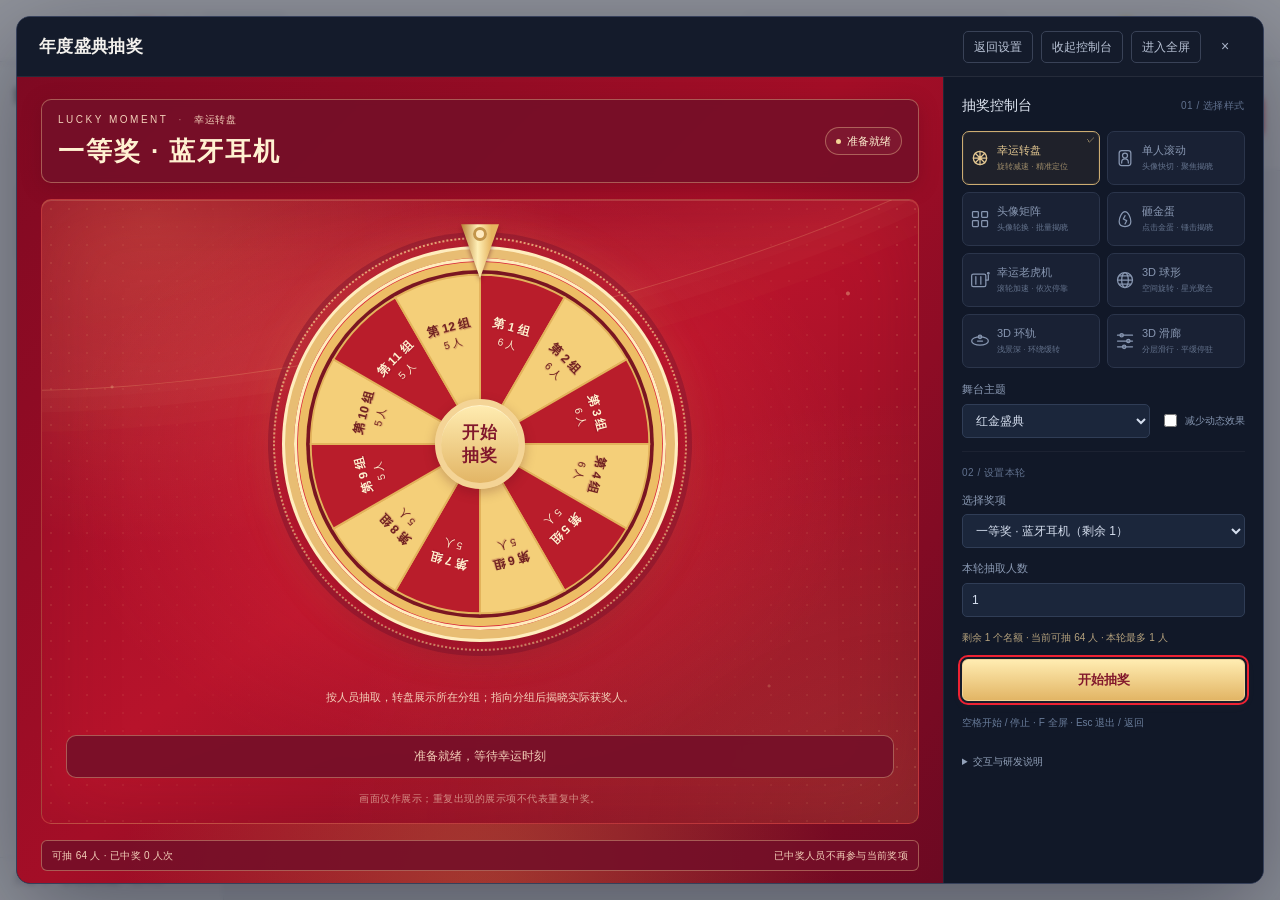
<file: prototype/lottery-preview.html>
<!doctype html>
<html lang="zh-CN">
  <head>
    <meta charset="UTF-8">
    <meta name="viewport" content="width=device-width,initial-scale=1">
    <title>互动抽奖 · 动效原型</title>
    <script>location.replace('./navigation-admin.html?lotteryDemo=1#activityDetail/lottery');</script>
  </head>
  <body><a href="./navigation-admin.html?lotteryDemo=1#activityDetail/lottery">打开七种抽奖样式与动效原型</a></body>
</html>
</file>
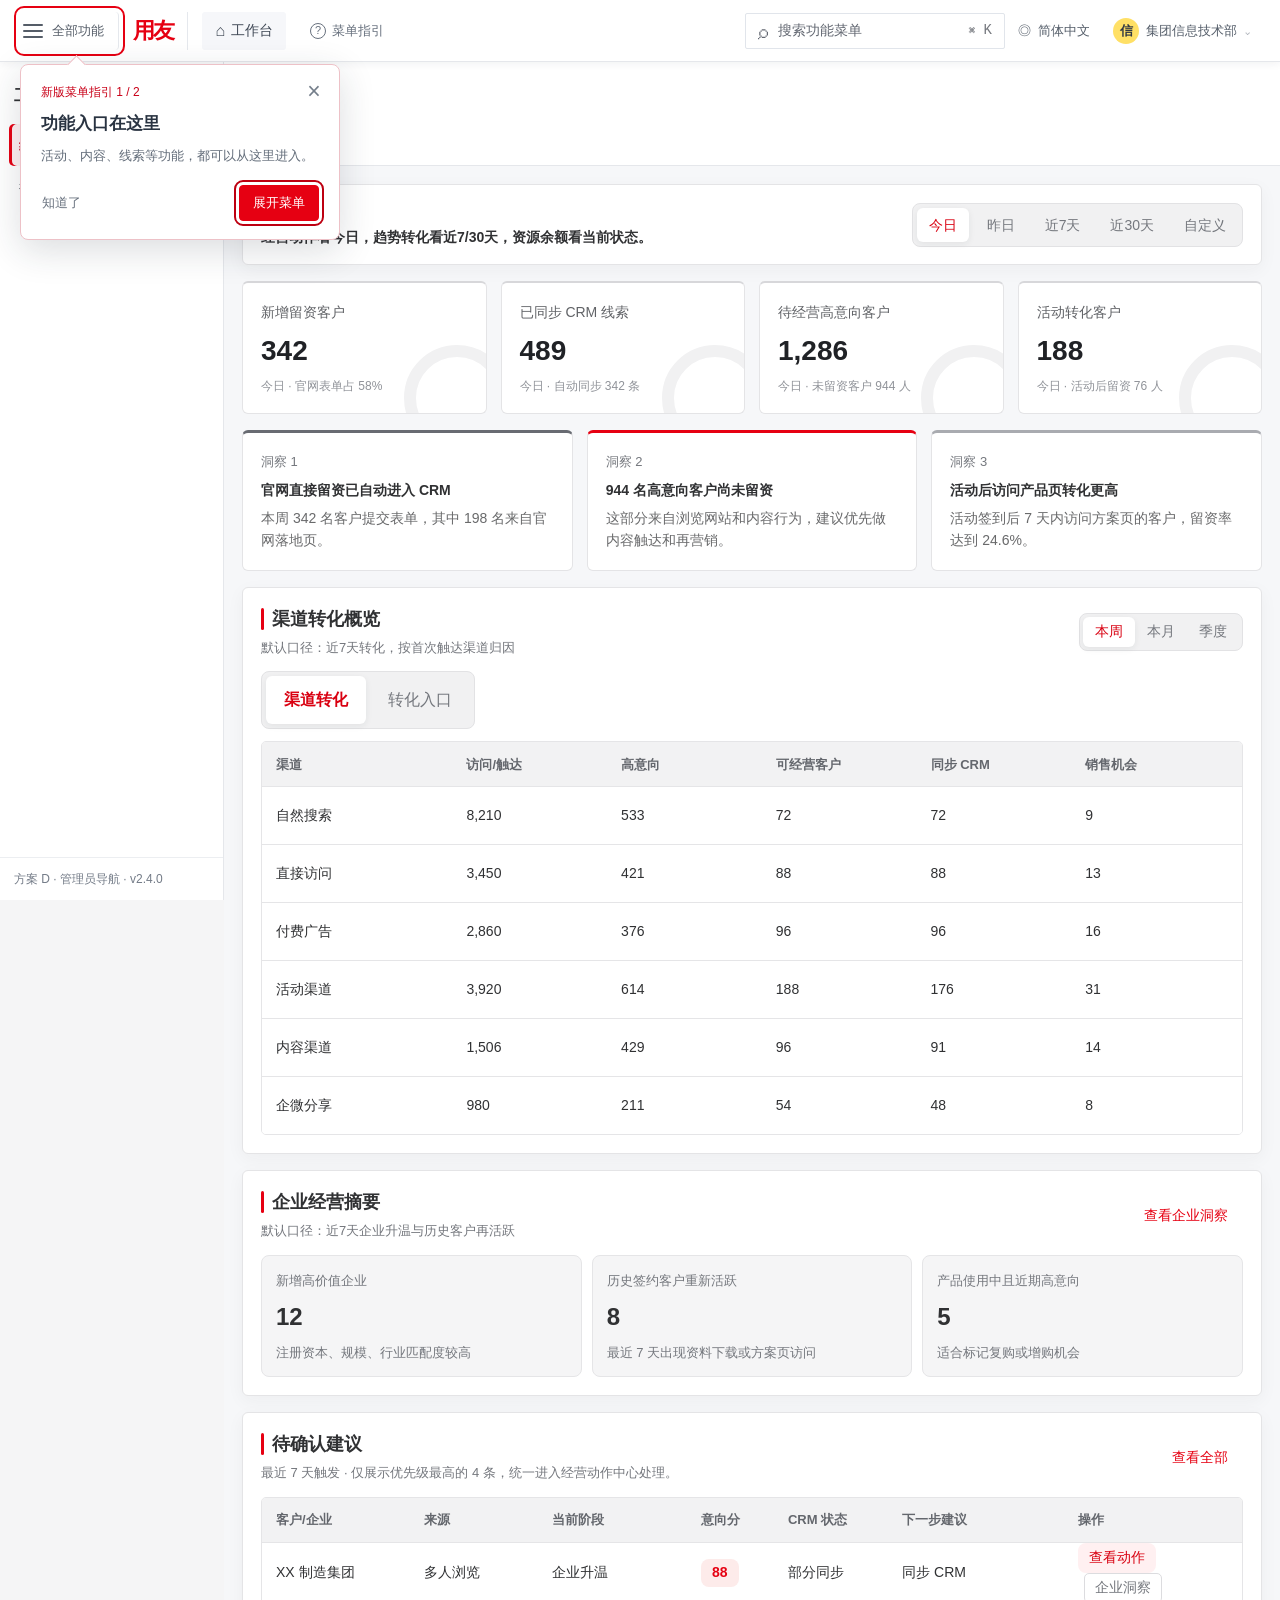
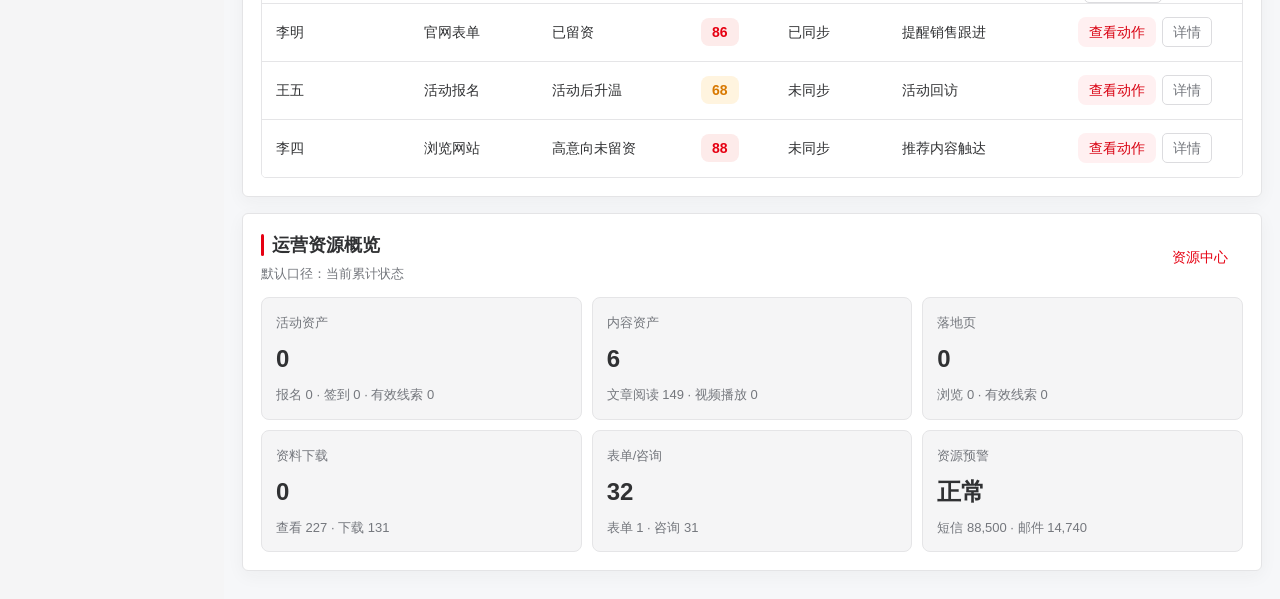
<file: prototype/navigation-admin.html>
<!doctype html>
<html lang="zh-CN">
  <head>
    <meta charset="UTF-8" />
    <meta name="viewport" content="width=device-width, initial-scale=1.0" />
    <title>Marketing Cloud · 管理员导航方案 D</title>
    <script>
      const params = new URLSearchParams(location.search);
      params.set('scheme', 'd');
      location.replace(`./navigation-mega.html?${params}${location.hash || '#dashboard'}`);
    </script>
  </head>
  <body><a href="./navigation-mega.html?scheme=d#dashboard">进入管理员导航方案 D</a></body>
</html>
</file>
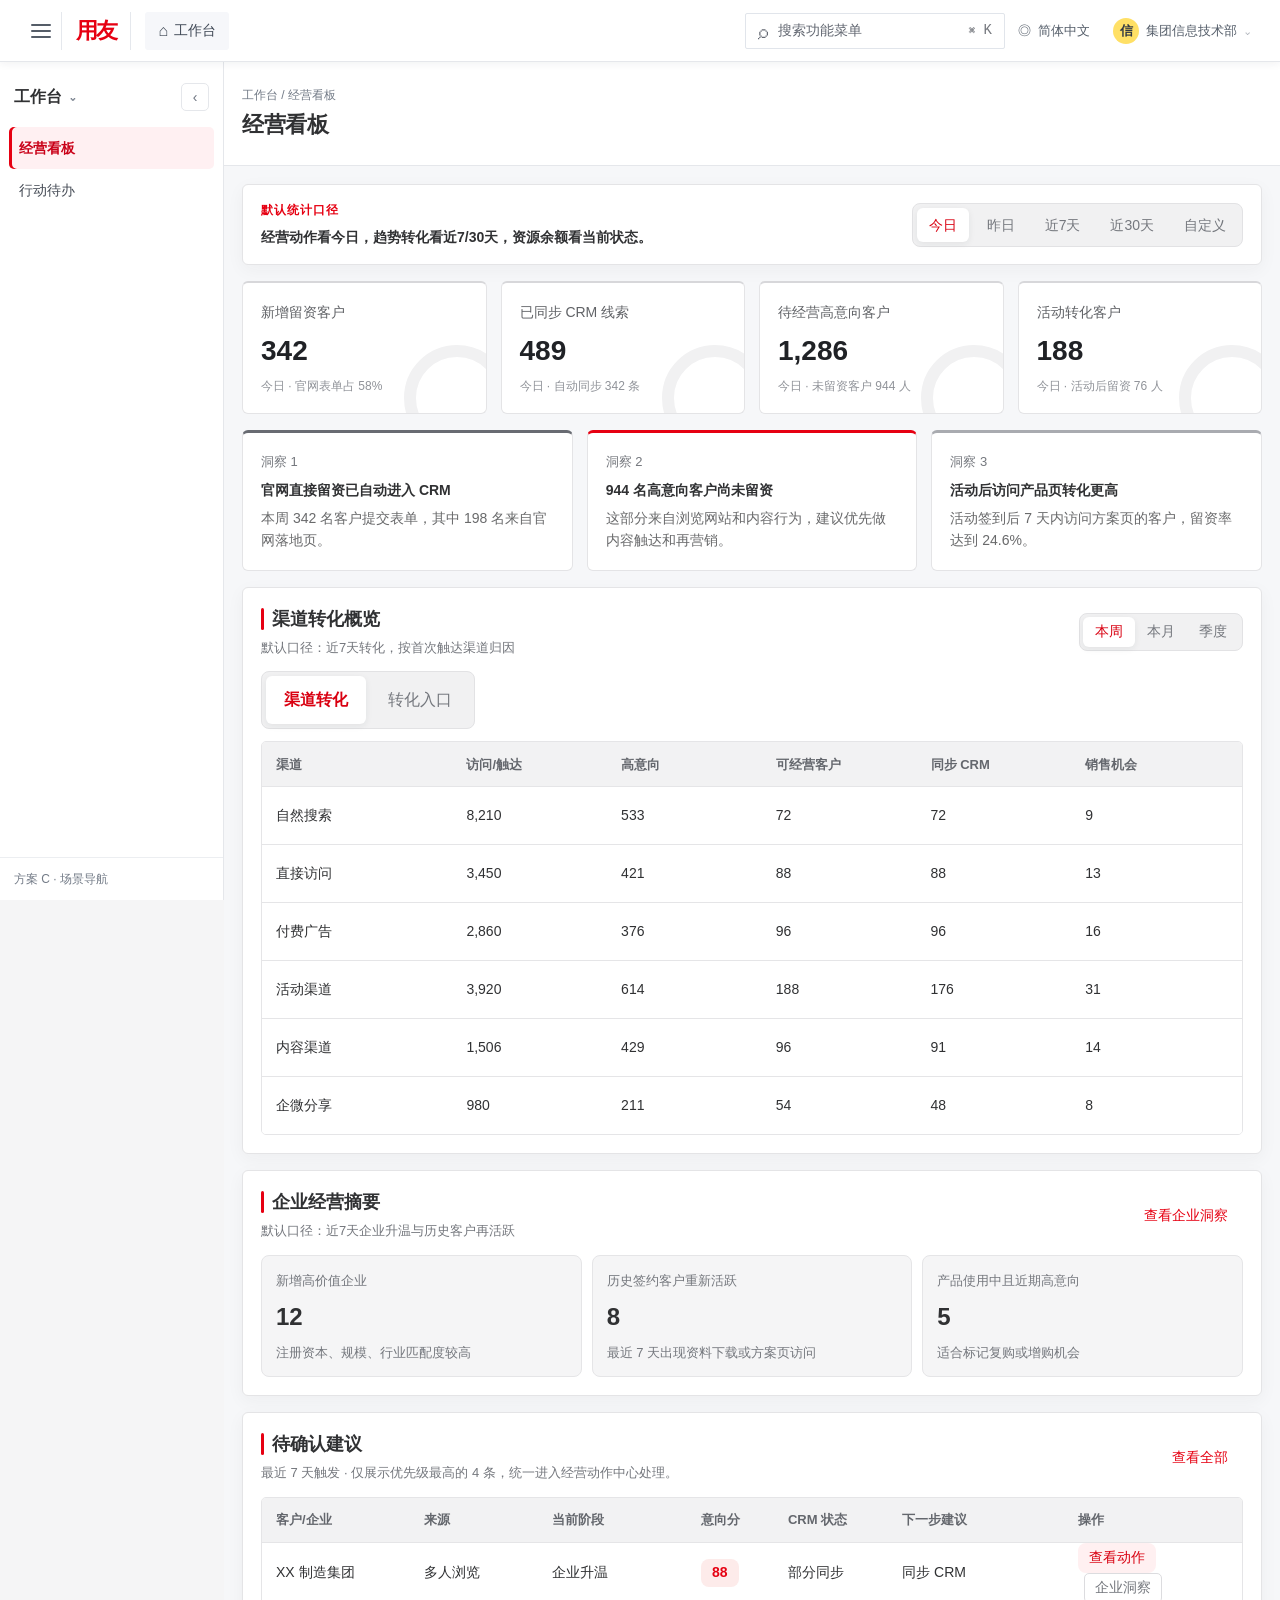
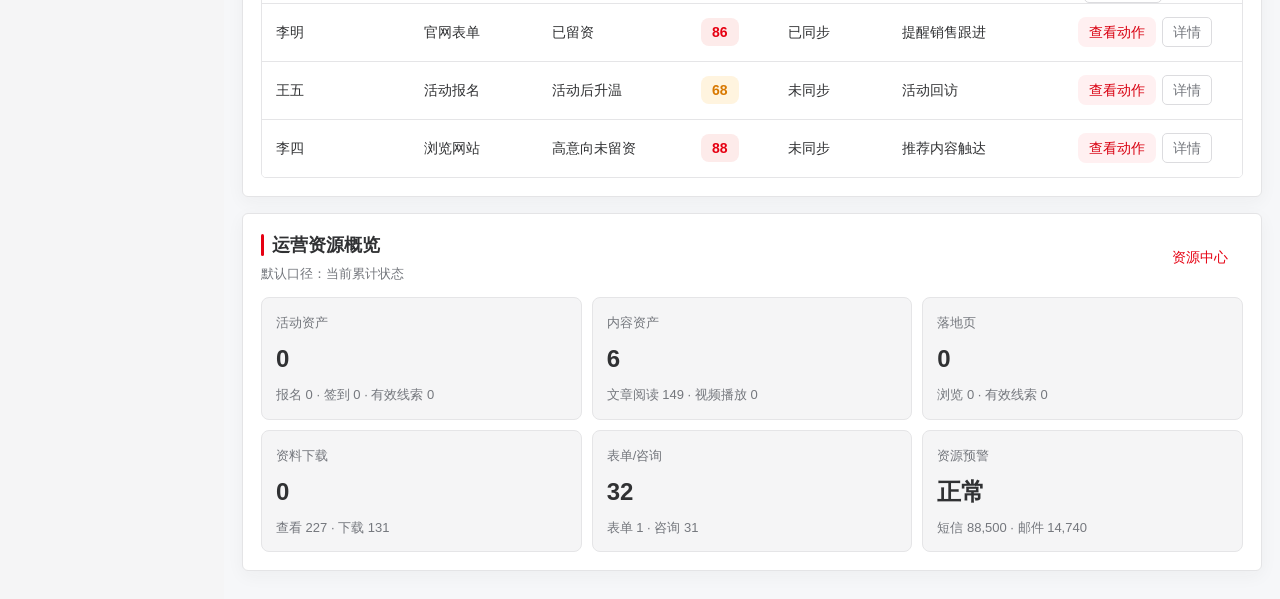
<file: prototype/navigation-context.html>
<!doctype html>
<html lang="zh-CN">
  <head>
    <meta charset="UTF-8" />
    <meta name="viewport" content="width=device-width, initial-scale=1.0" />
    <title>Marketing Cloud 一期原型 · 精简导航方案 C</title>
    <script>
      const params = new URLSearchParams(location.search);
      params.set('scheme', 'c');
      location.replace(`./navigation-mega.html?${params}${location.hash}`);
    </script>
  </head>
  <body><a href="./navigation-mega.html?scheme=c">进入精简导航方案 C</a></body>
</html>
</file>
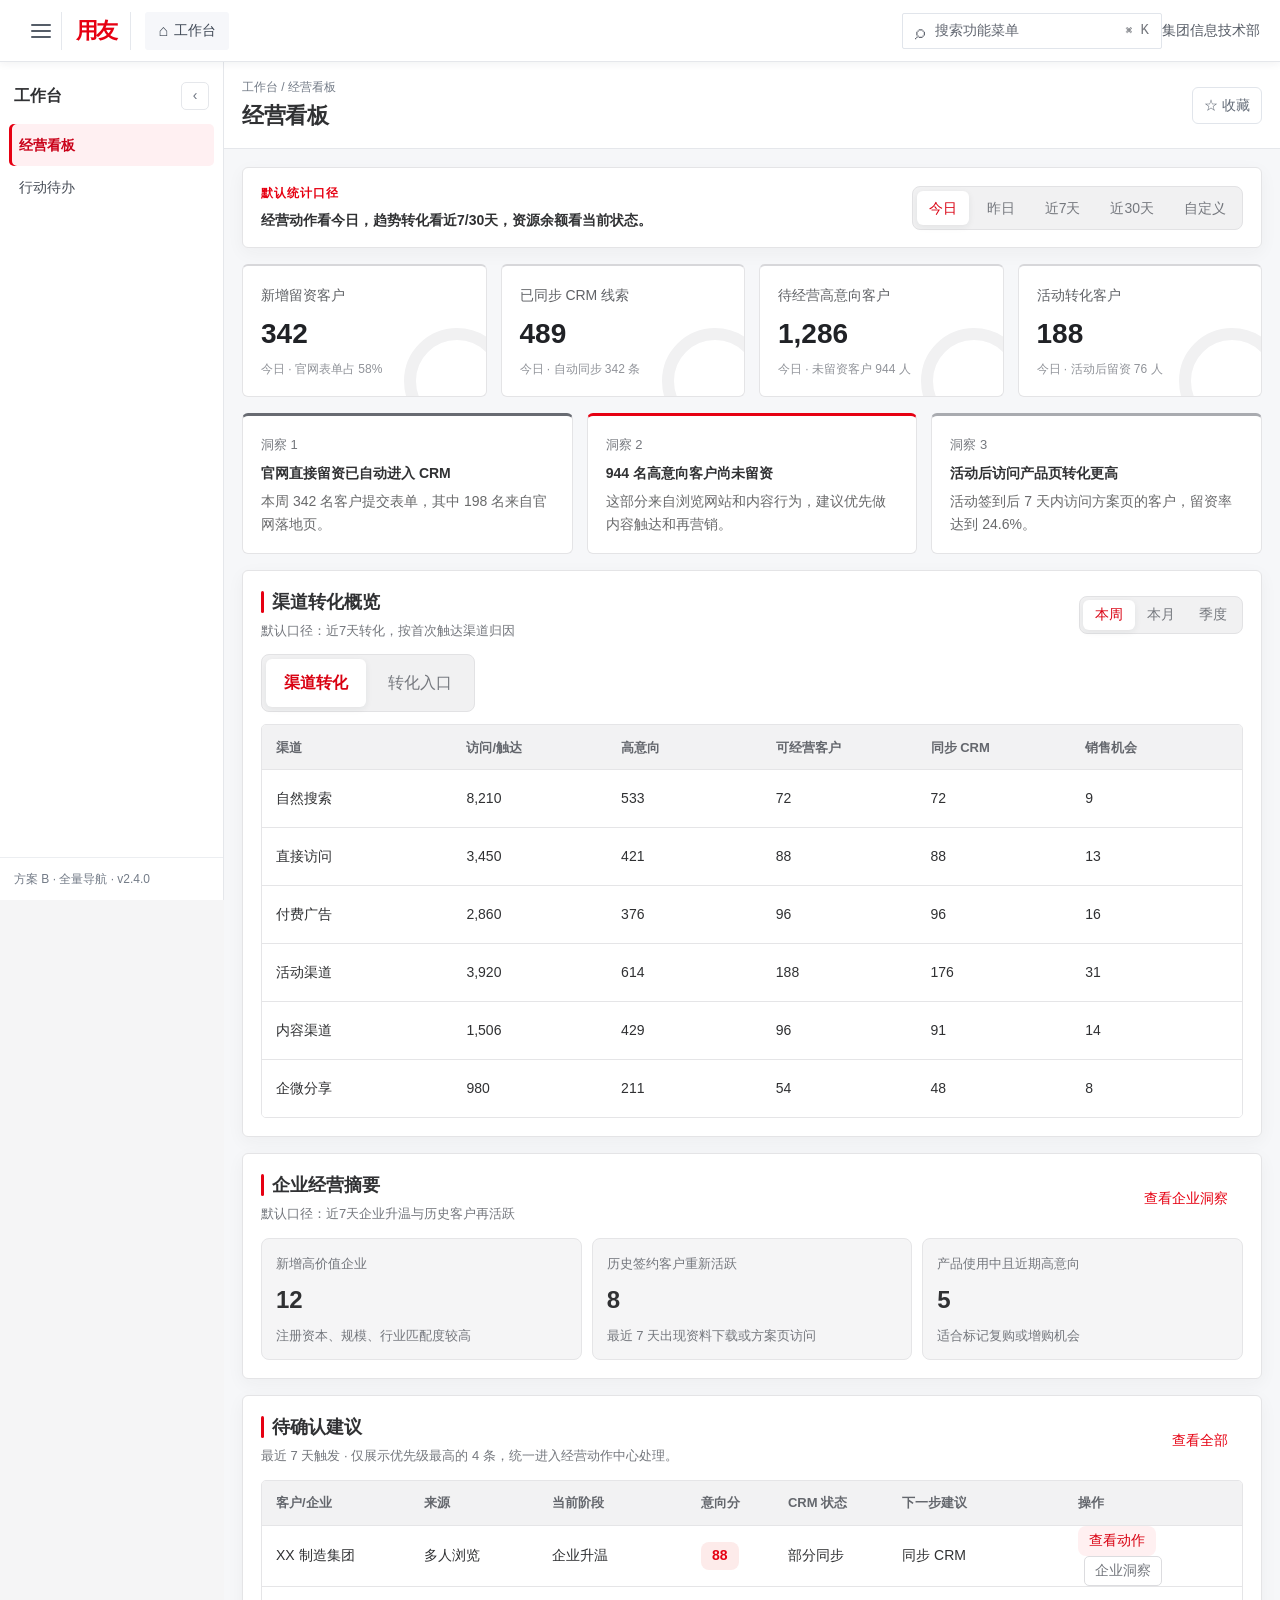
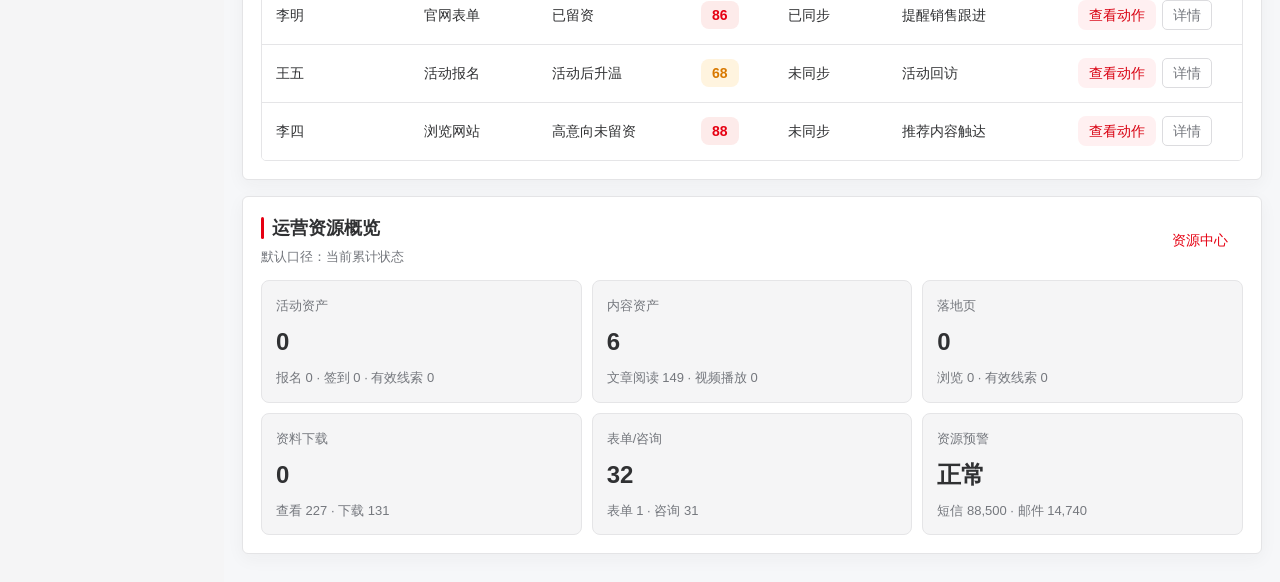
<file: prototype/navigation-mega.html>
<!doctype html>
<html lang="zh-CN">
  <head>
    <meta charset="UTF-8" />
    <meta name="viewport" content="width=device-width, initial-scale=1.0" />
    <title>Marketing Cloud 一期原型 · 全量导航方案</title>
    <link rel="stylesheet" href="./styles.css?v=2.3.1" />
    <link rel="stylesheet" href="./sms.css" />
    <link rel="stylesheet" href="./email.css" />
    <link rel="stylesheet" href="./outreach.css?v=wechat-sync" />
    <link rel="stylesheet" href="./channels.css" />
    <link rel="stylesheet" href="./admin.css" />
      <link rel="stylesheet" href="./customer-expression.css" />
    <link rel="stylesheet" href="./navigation.css" />
    <link rel="stylesheet" href="./navigation-mega.css" />
    <link rel="stylesheet" href="./typography-standard.css" />
    <link rel="stylesheet" href="./advanced-filters.css" />
    <link rel="stylesheet" href="./account-marketing.css" />
    <link rel="stylesheet" href="./profile-evidence.css" />
    <link rel="stylesheet" href="./activity-lottery.css" />
    <link rel="stylesheet" href="./activity-lottery-effects.css" />
    <link rel="stylesheet" href="./activity-lottery-presentation.css" />
    <link rel="stylesheet" href="./activity-lottery-themes.css" />
    <link rel="stylesheet" href="./activity-lottery-workflow.css" />
    <link rel="stylesheet" href="./navigation-guide.css" />
    <link rel="stylesheet" href="./navigation-menu-motion.css" />
  <link rel="stylesheet" href="./list-refinements.css?v=2.3.1">
<link rel="stylesheet" href="intent-distribution.css?v=inline-1"></head>
  <body class="mk-mega-layout">
    <header class="mk-global-header">
      <button class="mk-all-trigger" id="mkAllOpen" aria-haspopup="dialog" aria-label="打开全部功能" title="全部功能">
        <span aria-hidden="true"></span>
        <b class="mk-all-label">全部功能</b>
      </button>
      <a class="mk-logo" href="#dashboard" aria-label="用友 Marketing Cloud 首页"><span>用友</span></a>
      <a class="mk-home-link" href="#dashboard"><span aria-hidden="true">⌂</span> 工作台</a>
      <button class="mk-nav-guide-replay" id="mkNavGuideReplay" type="button" aria-label="查看菜单指引" hidden><span aria-hidden="true">?</span><span class="mk-nav-guide-replay-label">菜单指引</span></button>
      <button class="mk-search-trigger" id="mkSearchOpen"><span>⌕</span> 搜索功能菜单 <kbd>⌘ K</kbd></button>
      <span class="mk-org">集团信息技术部</span>
    </header>
    <aside class="mk-navigation" aria-label="平台导航">
      
      <section class="mk-secondary" aria-label="当前模块功能">
        <div class="mk-secondary-head"><h2 id="mkModuleTitle">工作台</h2><button id="mkCollapse" aria-label="收起功能导航" aria-expanded="true" title="收起功能导航">‹</button></div>
        <div id="mkSecondary"></div>
        <div class="mk-nav-foot"><span>方案 B · 全量导航 · v2.4.0</span></div>
      </section>
    </aside>
    <button class="mk-expand" id="mkExpand" aria-label="展开功能导航" hidden>›</button>
    <main class="app-shell">
      <header class="topbar mk-context">
        <div><nav id="mkBreadcrumb" aria-label="当前位置"></nav><h2 id="pageTitle">经营看板</h2></div>
        <button id="mkFavorite" class="mk-favorite" aria-pressed="false">☆ 收藏</button>
      </header>
      <nav id="mkContextTabs" class="mk-context-tabs" aria-label="当前功能视图" hidden></nav>
      <section class="page" id="smsManagement"></section>
      <section class="page" id="smsTemplates"></section>
      <section class="page" id="emailManagement"></section>
      <section class="page" id="emailTemplates"></section>
      <section class="page" id="automation"></section>
      <section class="page" id="wechatMarketing"></section>
      <section class="page" id="employeeMarketing"></section>
      <section class="page" id="shareRanking"></section>
      <section class="page" id="channels"></section>
      <section class="page" id="channelCategories"></section>
      <section class="page" id="organizationManagement"></section>
      <section class="page" id="accountManagement"></section>
      <section class="page" id="roleManagement"></section>
      <section class="page active" id="contentCenter">
        <div class="content-center-hero">
          <div>
            <span class="eyebrow">内容中心</span>
            <h3>内容工作台</h3>
            <p>创建、管理和复用营销内容，让常用能力更近、低频能力按场景查找。</p>
          </div>
          <div class="content-create-wrap">
            <button class="primary-button" id="contentCreateButton" aria-expanded="false">＋ 新建内容 <span aria-hidden="true">⌄</span></button>
            <div class="content-create-menu" id="contentCreateMenu" hidden>
              <button data-content-section="articles">新建文章</button>
              <button data-content-section="forms">新建表单</button>
              <button data-content-section="surveys">新建问卷</button>
              <button data-content-section="resources">上传资料</button>
              <button data-content-section="videos">上传视频</button>
            </div>
          </div>
        </div>

        <nav class="content-local-nav" aria-label="内容中心功能导航">
          <div class="content-nav-group frequent">
            <span>内容快捷入口</span>
            <button data-content-section="articles"><i>文</i><span><b>文章</b><small>428 篇内容</small><em>12 篇未上架官网</em></span></button>
            <button data-content-section="forms"><i>表</i><span><b>表单</b><small>18 个正在收集</small><em>近30天转线索 428</em></span></button>
            <button data-content-section="surveys"><i>问</i><span><b>问卷</b><small>34 份问卷</small><em>8 份正在收集</em></span></button>
            <button data-content-section="resources"><i>资</i><span><b>资料</b><small>316 份资料</small><em>15 份未上架官网</em></span></button>
            <button data-content-section="videos"><i>视</i><span><b>视频</b><small>186 个视频</small><em>10 个未上架官网</em></span></button>
            <button data-jump="landingPages"><i>页</i><span><b>落地页</b><small>48 个页面</small><em>6 个尚未上线</em></span></button>
            <div class="content-more-shortcut">
              <button id="contentMoreShortcut" aria-expanded="false" aria-controls="contentMoreDropdown"><i>•••</i><span><b>更多模块</b><small>产品、方案与案例</small><em>点击展开全部模块</em></span></button>
            </div>
            <div class="content-more-dropdown" id="contentMoreDropdown" hidden>
              <div class="content-more-dropdown-head"><strong>更多内容类型</strong><span>低频模块按业务场景集中展示</span></div>
              <button data-content-section="aggregations"><i>聚</i><span><b>聚合页</b><small>专题内容入口</small></span></button>
              <button data-content-section="posters"><i>海</i><span><b>海报</b><small>活动传播与分享</small></span></button>
              <button data-content-section="products"><i>产</i><span><b>产品</b><small>产品介绍素材</small></span></button>
              <button data-content-section="solutions"><i>方</i><span><b>解决方案</b><small>行业与领域方案</small></span></button>
              <button data-content-section="cases"><i>案</i><span><b>客户案例</b><small>客户成功实践</small></span></button>
              <button data-content-section="customerWall"><i>墙</i><span><b>客户墙</b><small>客户品牌背书</small></span></button>
            </div>
          </div>
        </nav>

        <section class="content-overview" id="contentOverview"></section>

        <section class="work-area content-section-panel" id="contentSectionPanel" hidden>
          <div class="content-section-head"><button class="back-button" id="backToContentOverview">← 返回内容工作台</button><div><nav class="content-breadcrumb" aria-label="面包屑"><span>内容中心</span><i>/</i><span id="contentSectionGroup">内容资产</span><i>/</i><strong id="contentSectionCrumb">文章</strong></nav><h3 id="contentSectionTitle">文章管理</h3><p id="contentSectionDescription">统一创建、发布和复用营销文章。</p></div><div class="content-section-actions"><button class="ghost-button article-ai-create" id="articleAiCreate" hidden>AI ✦ 生成文章</button><button class="primary-button" id="contentSectionCreate">＋ 新建文章</button></div></div>
          <nav class="content-view-tabs" id="contentViewTabs" aria-label="模块管理视图"></nav>
          <div class="content-section-filter" id="contentSectionFilter"><div id="contentPublishScope" role="group" aria-label="发布范围"><span>发布范围</span><button class="active">全部</button><button>本人发布</button><button>所在组织发布</button><button>其他组织发布</button></div><div id="contentSearchRow"><label class="search-input-wrap"><i aria-hidden="true">⌕</i><input id="contentKeywordFilter" type="search" placeholder="请输入关键字" /></label><select data-content-filter-field="category"><option>全部分类</option><option>行业洞察</option><option>产品动态</option><option>品牌资讯</option></select><select data-content-filter-field="status"><option>全部状态</option><option>已上架</option><option>未上架</option><option>草稿</option></select><select data-content-filter-field="type" hidden><option>全部类型</option><option>SEO</option><option>GEO</option></select><button class="primary-button">搜索</button><button class="ghost-button" id="contentAdvancedToggle" data-content-filter-field="advanced" aria-expanded="false">高级筛选⌄</button><button class="ghost-button" data-content-filter-field="reset">重置</button></div><div class="content-article-advanced mk-standard-advanced" id="contentArticleAdvanced" hidden><label><span>行业</span><select><option>全部行业</option><option>制造</option><option>消费品</option><option>企业服务</option></select></label><label><span>领域</span><select><option>全部领域</option><option>数智营销</option><option>财务</option><option>人力</option></select></label><label><span>上架官网</span><select><option>全部</option><option>已上架</option><option>未上架</option></select></label><label><span>来源</span><select><option>全部来源</option><option>AI</option><option>人工</option></select></label><label><span>创建时间</span><span class="content-date-range"><input type="date" /><i>至</i><input type="date" /></span></label></div></div>
          <div class="content-list-head" id="contentListHead"><span>标题</span><span>类型 / 状态</span><span>发布人</span><span>更新时间</span><span>操作</span></div>
          <div class="content-list" id="contentSectionList"></div>
        </section>

        <section class="content-more-panel" id="contentMorePanel" hidden>
          <div class="content-more-head"><button class="back-button" id="backFromContentMore">← 返回内容工作台</button><span class="eyebrow">低频能力集中管理</span><h3>更多内容</h3><p>按业务场景选择内容类型，避免所有功能长期占据主导航。</p></div>
          <div class="content-more-groups">
            <section class="work-area"><h3>品牌与传播</h3><div><button><i>海</i><span><b>海报</b><small>活动传播与专属二维码海报</small></span></button><button><i>聚</i><span><b>聚合页</b><small>组合多种内容形成专题入口</small></span></button></div></section>
            <section class="work-area"><h3>业务素材</h3><div><button><i>产</i><span><b>产品</b><small>产品介绍和能力资料</small></span></button><button><i>方</i><span><b>解决方案</b><small>行业及领域解决方案</small></span></button><button><i>案</i><span><b>客户案例</b><small>客户实践与成功案例</small></span></button><button><i>墙</i><span><b>客户墙</b><small>客户品牌与行业背书</small></span></button></div></section>
          </div>
        </section>
      </section>

      <section class="page" id="moduleManagement">
        <div class="module-page-intro">
          <div>
            <span class="eyebrow">内容中心 / 页面与承接 / 落地页</span>
            <h3>内容模块</h3>
            <p>按发布归属快速定位模板，也可以组合模板类型、来源和名称进行精确搜索。</p>
          </div>
          <button class="primary-button" id="createModuleButton">＋ 新建模板</button>
        </div>
        <nav class="landing-manage-tabs" aria-label="落地页管理导航">
          <button data-landing-tab="landingPages">落地页列表</button>
          <button data-landing-tab="landingCategories">分类管理</button>
          <button class="active" data-landing-tab="moduleManagement">内容模块</button>
        </nav>

        <section class="work-area module-filter-panel" aria-label="模块筛选">
          <div class="organization-filter" role="group" aria-label="发布范围">
            <span class="filter-label">发布范围</span>
            <button class="active" data-organization="all">全部 <b>10</b></button>
            <button data-organization="mine">本人发布 <b>3</b></button>
            <button data-organization="current">所在组织发布 <b>5</b></button>
            <button data-organization="other">其他组织发布 <b>2</b></button>
          </div>
          <div class="module-advanced-filter">
            <label>
              <span>模板类型</span>
              <select id="moduleTypeFilter">
                <option value="all">全部类型</option>
                <option value="page">页面模板</option>
                <option value="component">组件模板</option>
              </select>
            </label>
            <label>
              <span>模板来源</span>
              <select id="moduleSourceFilter">
                <option value="all">全部来源</option>
                <option value="服务价值">服务价值</option>
                <option value="AI 融入核心业务">AI 融入核心业务</option>
                <option value="图片轮播图">图片轮播图</option>
                <option value="智能诊断">智能诊断</option>
                <option value="价值分析">价值分析</option>
              </select>
            </label>
            <label class="module-search-field">
              <span>名称搜索</span>
              <span class="search-input-wrap"><i aria-hidden="true">⌕</i><input id="moduleNameSearch" type="search" placeholder="输入模板名称" autocomplete="off" /></span>
            </label>
            <button class="primary-button" id="searchModuleFilters">搜索</button>
            <button class="ghost-button module-reset" id="resetModuleFilters">重置</button>
          </div>
        </section>

        <section class="work-area module-list-panel">
          <div class="section-head module-list-head">
            <div>
              <h3>模板列表</h3>
            </div>
            <span class="module-permission-note"><i>✓</i> 仅本人及所在组织模板可编辑</span>
          </div>
          <div class="table module-table" id="moduleTable">
            <div class="table-row table-head">
              <span>终端</span><span>模板类型</span><span>模板来源</span><span>名称</span><span>引用权限</span><span>发布人</span><span>所在机构</span><span>更新时间</span><span>操作</span>
            </div>
            <div class="table-row module-data-row" data-organization="current" data-type="component" data-source="服务价值" data-name="服务价值">
              <span><b class="terminal-badge">WEB</b></span><span><b class="type-badge component">组件模板</b></span><span>服务价值</span><span><strong>服务价值</strong><small>标准服务价值展示模块</small></span><span><b class="access-badge">可编辑</b></span><span>大服务行业</span><span>高端BG</span><span>08-28 16:59</span><span><button class="text-button">编辑</button><button class="row-more" aria-label="更多操作">···</button></span>
            </div>
            <div class="table-row module-data-row" data-organization="mine" data-type="component" data-source="服务价值" data-name="服务价值精简版">
              <span><b class="terminal-badge">WEB</b></span><span><b class="type-badge component">组件模板</b></span><span>服务价值</span><span><strong>服务价值精简版</strong><small>适用于轻量落地页</small></span><span><b class="access-badge">可编辑</b></span><span>陈玉琴</span><span>高端BG</span><span>08-28 16:56</span><span><button class="text-button">编辑</button><button class="row-more" aria-label="更多操作">···</button></span>
            </div>
            <div class="table-row module-data-row" data-organization="mine" data-type="component" data-source="AI 融入核心业务" data-name="智能体-陈玉琴">
              <span><b class="terminal-badge">WEB</b></span><span><b class="type-badge component">组件模板</b></span><span>AI 融入核心业务</span><span><strong>智能体-陈玉琴</strong><small>核心业务智能体介绍</small></span><span><b class="access-badge">可编辑</b></span><span>陈玉琴</span><span>高端BG</span><span>08-26 18:21</span><span><button class="text-button">编辑</button><button class="row-more" aria-label="更多操作">···</button></span>
            </div>
            <div class="table-row module-data-row" data-organization="other" data-type="component" data-source="图片轮播图" data-name="图片轮播图">
              <span><b class="terminal-badge">WEB</b></span><span><b class="type-badge component">组件模板</b></span><span>图片轮播图</span><span><strong>图片轮播图</strong><small>多图自动轮播模块</small></span><span><b class="access-badge view">可引用</b></span><span>刘聪聪</span><span>超级版事业部</span><span>07-17 09:10</span><span><button class="text-button">预览</button><button class="row-more" aria-label="更多操作">···</button></span>
            </div>
            <div class="table-row module-data-row" data-organization="current" data-type="page" data-source="" data-name="YonIMP 用友智能监控平台">
              <span><b class="terminal-badge">WEB</b></span><span><b class="type-badge page">页面模板</b></span><span><em class="empty-value">未设置</em></span><span><strong>YonIMP｜用友智能监控平台</strong><small>产品专题页面</small></span><span><b class="access-badge">可编辑</b></span><span>杨晨</span><span>客户成功支持服务</span><span>07-07 12:52</span><span><button class="text-button">编辑</button><button class="row-more" aria-label="更多操作">···</button></span>
            </div>
            <div class="table-row module-data-row" data-organization="current" data-type="page" data-source="" data-name="YonIMP 用友智能监控平台 V2">
              <span><b class="terminal-badge">WEB</b></span><span><b class="type-badge page">页面模板</b></span><span><em class="empty-value">未设置</em></span><span><strong>YonIMP｜用友智能监控平台 V2</strong><small>产品专题页面迭代版</small></span><span><b class="access-badge">可编辑</b></span><span>杨晨</span><span>客户成功支持服务</span><span>07-07 12:45</span><span><button class="text-button">编辑</button><button class="row-more" aria-label="更多操作">···</button></span>
            </div>
            <div class="table-row module-data-row" data-organization="current" data-type="component" data-source="智能诊断" data-name="智能诊断">
              <span><b class="terminal-badge">WEB</b></span><span><b class="type-badge component">组件模板</b></span><span>智能诊断</span><span><strong>智能诊断</strong><small>智能诊断结果展示</small></span><span><b class="access-badge">可编辑</b></span><span>杨晨</span><span>客户成功支持服务</span><span>07-07 12:41</span><span><button class="text-button">编辑</button><button class="row-more" aria-label="更多操作">···</button></span>
            </div>
            <div class="table-row module-data-row" data-organization="mine" data-type="component" data-source="价值分析" data-name="价值分析">
              <span><b class="terminal-badge">WEB</b></span><span><b class="type-badge component">组件模板</b></span><span>价值分析</span><span><strong>价值分析</strong><small>业务价值多维分析</small></span><span><b class="access-badge">可编辑</b></span><span>陈玉琴</span><span>高端BG</span><span>07-07 12:40</span><span><button class="text-button">编辑</button><button class="row-more" aria-label="更多操作">···</button></span>
            </div>
            <div class="table-row module-data-row" data-organization="current" data-type="component" data-source="价值分析" data-name="价值分析看板">
              <span><b class="terminal-badge">WEB</b></span><span><b class="type-badge component">组件模板</b></span><span>价值分析</span><span><strong>价值分析看板</strong><small>指标卡与图表组合</small></span><span><b class="access-badge">可编辑</b></span><span>杨晨</span><span>客户成功支持服务</span><span>07-07 11:05</span><span><button class="text-button">编辑</button><button class="row-more" aria-label="更多操作">···</button></span>
            </div>
            <div class="table-row module-data-row" data-organization="other" data-type="page" data-source="价值分析" data-name="价值分析专题页">
              <span><b class="terminal-badge">WEB</b></span><span><b class="type-badge page">页面模板</b></span><span>价值分析</span><span><strong>价值分析专题页</strong><small>完整价值分析落地页</small></span><span><b class="access-badge view">可引用</b></span><span>杨晨</span><span>客户成功支持服务</span><span>07-07 11:04</span><span><button class="text-button">预览</button><button class="row-more" aria-label="更多操作">···</button></span>
            </div>
            <div class="module-empty-state" id="moduleEmptyState" hidden>
              <i>⌕</i><strong>没有找到匹配的模板</strong><span>尝试调整发布范围、类型或搜索关键词</span><button class="text-button" id="emptyResetModuleFilters">清空筛选条件</button>
            </div>
          </div>
          <div class="module-pagination">
            <span id="modulePaginationText">显示 1–10，共 10 条</span>
            <div><button disabled>‹</button><button class="active">1</button><button disabled>›</button></div>
          </div>
        </section>
      </section>

      <section class="page" id="dashboard">
        <div class="dashboard-timebar">
          <div>
            <span class="eyebrow">默认统计口径</span>
            <strong id="dashboardDateNote">经营动作看今日，趋势转化看近7/30天，资源余额看当前状态。</strong>
          </div>
          <div class="time-filter" aria-label="看板时间筛选">
            <button class="active" data-range="今日">今日</button>
            <button data-range="昨日">昨日</button>
            <button data-range="近7天">近7天</button>
            <button data-range="近30天">近30天</button>
            <button data-range="自定义">自定义</button>
          </div>
        </div>

        <div class="metric-grid">
          <article class="metric">
            <span>新增留资客户</span>
            <strong>342</strong>
            <em>今日 · 官网表单占 58%</em>
          </article>
          <article class="metric">
            <span>已同步 CRM 线索</span>
            <strong>489</strong>
            <em>今日 · 自动同步 342 条</em>
          </article>
          <article class="metric">
            <span>待经营高意向客户</span>
            <strong>1,286</strong>
            <em>今日 · 未留资客户 944 人</em>
          </article>
          <article class="metric">
            <span>活动转化客户</span>
            <strong>188</strong>
            <em>今日 · 活动后留资 76 人</em>
          </article>
        </div>

        <div class="insight-strip">
          <article class="insight accent-blue">
            <span>洞察 1</span>
            <strong>官网直接留资已自动进入 CRM</strong>
            <p>本周 342 名客户提交表单，其中 198 名来自官网落地页。</p>
          </article>
          <article class="insight accent-green">
            <span>洞察 2</span>
            <strong>944 名高意向客户尚未留资</strong>
            <p>这部分来自浏览网站和内容行为，建议优先做内容触达和再营销。</p>
          </article>
          <article class="insight accent-orange">
            <span>洞察 3</span>
            <strong>活动后访问产品页转化更高</strong>
            <p>活动签到后 7 天内访问方案页的客户，留资率达到 24.6%。</p>
          </article>
        </div>

        <section class="work-area source-overview">
          <div class="section-head">
            <div>
              <h3 id="conversionTitle">渠道转化概览</h3>
              <span class="module-scope" id="conversionScope">默认口径：近7天转化，按首次触达渠道归因</span>
            </div>
            <div class="segmented">
              <button class="active">本周</button>
              <button>本月</button>
              <button>季度</button>
            </div>
          </div>
          <div class="conversion-tabs" aria-label="转化分析维度">
            <button class="active" data-conversion-tab="channel">渠道转化</button>
            <button data-conversion-tab="entry">转化入口</button>
          </div>
          <div class="table source-table conversion-panel active" id="channelConversion">
            <div class="table-row table-head">
              <span>渠道</span>
              <span>访问/触达</span>
              <span>高意向</span>
              <span>可经营客户</span>
              <span>同步 CRM</span>
              <span>销售机会</span>
            </div>
            <div class="table-row">
              <span>自然搜索</span>
              <span>8,210</span>
              <span>533</span>
              <span>72</span>
              <span>72</span>
              <span>9</span>
            </div>
            <div class="table-row">
              <span>直接访问</span>
              <span>3,450</span>
              <span>421</span>
              <span>88</span>
              <span>88</span>
              <span>13</span>
            </div>
            <div class="table-row">
              <span>付费广告</span>
              <span>2,860</span>
              <span>376</span>
              <span>96</span>
              <span>96</span>
              <span>16</span>
            </div>
            <div class="table-row">
              <span>活动渠道</span>
              <span>3,920</span>
              <span>614</span>
              <span>188</span>
              <span>176</span>
              <span>31</span>
            </div>
            <div class="table-row">
              <span>内容渠道</span>
              <span>1,506</span>
              <span>429</span>
              <span>96</span>
              <span>91</span>
              <span>14</span>
            </div>
            <div class="table-row">
              <span>企微分享</span>
              <span>980</span>
              <span>211</span>
              <span>54</span>
              <span>48</span>
              <span>8</span>
            </div>
          </div>
          <div class="table entry-table conversion-panel" id="entryConversion">
            <div class="table-row table-head">
              <span>转化入口</span>
              <span>留资人数</span>
              <span>有效留资</span>
              <span>同步 CRM</span>
              <span>销售机会</span>
              <span>转化率</span>
            </div>
            <div class="table-row">
              <span>官网表单</span>
              <span>198</span>
              <span>186</span>
              <span>186</span>
              <span>24</span>
              <span>8.6%</span>
            </div>
            <div class="table-row">
              <span>落地页表单</span>
              <span>144</span>
              <span>132</span>
              <span>132</span>
              <span>18</span>
              <span>11.2%</span>
            </div>
            <div class="table-row">
              <span>活动报名</span>
              <span>188</span>
              <span>176</span>
              <span>176</span>
              <span>31</span>
              <span>24.6%</span>
            </div>
            <div class="table-row">
              <span>资料下载</span>
              <span>96</span>
              <span>91</span>
              <span>91</span>
              <span>14</span>
              <span>18.4%</span>
            </div>
            <div class="table-row">
              <span>咨询表单</span>
              <span>31</span>
              <span>29</span>
              <span>29</span>
              <span>6</span>
              <span>32.1%</span>
            </div>
          </div>
        </section>

        <section class="work-area account-summary-panel">
          <div class="section-head">
            <div>
              <h3>企业经营摘要</h3>
              <span class="module-scope">默认口径：近7天企业升温与历史客户再活跃</span>
            </div>
            <button class="text-button" data-jump="account">查看企业洞察</button>
          </div>
          <div class="account-summary-grid">
            <article>
              <span>新增高价值企业</span>
              <strong>12</strong>
              <p>注册资本、规模、行业匹配度较高</p>
            </article>
            <article>
              <span>历史签约客户重新活跃</span>
              <strong>8</strong>
              <p>最近 7 天出现资料下载或方案页访问</p>
            </article>
            <article>
              <span>产品使用中且近期高意向</span>
              <strong>5</strong>
              <p>适合标记复购或增购机会</p>
            </article>
          </div>
        </section>

        <section class="work-area">
          <div class="section-head">
            <div>
              <h3>待确认建议</h3>
              <span class="module-scope">最近 7 天触发 · 仅展示优先级最高的 4 条，统一进入经营动作中心处理。</span>
            </div>
            <button class="text-button">查看全部</button>
          </div>
          <div class="table dashboard-action-table">
            <div class="table-row table-head">
              <span>客户/企业</span>
              <span>来源</span>
              <span>当前阶段</span>
              <span>意向分</span>
              <span>CRM 状态</span>
              <span>下一步建议</span>
              <span>操作</span>
            </div>
            <div class="table-row">
              <span>XX 制造集团</span>
              <span>多人浏览</span>
              <span>企业升温</span>
              <span><b class="score high">88</b></span>
              <span>部分同步</span>
              <span>同步 CRM</span>
              <span><button class="mini-button" data-jump="actions">查看动作</button><button class="mini-ghost" data-jump="companies">企业洞察</button></span>
            </div>
            <div class="table-row">
              <span>李明</span>
              <span>官网表单</span>
              <span>已留资</span>
              <span><b class="score high">86</b></span>
              <span>已同步</span>
              <span>提醒销售跟进</span>
              <span><button class="mini-button" data-jump="actions">查看动作</button><button class="mini-ghost">详情</button></span>
            </div>
            <div class="table-row">
              <span>王五</span>
              <span>活动报名</span>
              <span>活动后升温</span>
              <span><b class="score mid">68</b></span>
              <span>未同步</span>
              <span>活动回访</span>
              <span><button class="mini-button" data-jump="actions">查看动作</button><button class="mini-ghost">详情</button></span>
            </div>
            <div class="table-row">
              <span>李四</span>
              <span>浏览网站</span>
              <span>高意向未留资</span>
              <span><b class="score high">88</b></span>
              <span>未同步</span>
              <span>推荐内容触达</span>
              <span><button class="mini-button" data-jump="actions">查看动作</button><button class="mini-ghost">详情</button></span>
            </div>
          </div>
        </section>

        <div class="dashboard-support-grid single">
          <section class="work-area resource-overview">
            <div class="section-head">
              <div>
                <h3>运营资源概览</h3>
                <span class="module-scope">默认口径：当前累计状态</span>
              </div>
              <button class="text-button">资源中心</button>
            </div>
            <div class="resource-grid">
              <article>
                <span>活动资产</span>
                <strong>0</strong>
                <p>报名 0 · 签到 0 · 有效线索 0</p>
              </article>
              <article>
                <span>内容资产</span>
                <strong>6</strong>
                <p>文章阅读 149 · 视频播放 0</p>
              </article>
              <article>
                <span>落地页</span>
                <strong>0</strong>
                <p>浏览 0 · 有效线索 0</p>
              </article>
              <article>
                <span>资料下载</span>
                <strong>0</strong>
                <p>查看 227 · 下载 131</p>
              </article>
              <article>
                <span>表单/咨询</span>
                <strong>32</strong>
                <p>表单 1 · 咨询 31</p>
              </article>
              <article>
                <span>资源预警</span>
                <strong>正常</strong>
                <p>短信 88,500 · 邮件 14,740</p>
              </article>
            </div>
          </section>
        </div>
      </section>

      <section class="page" id="layers">
        <section class="work-area"><div class="section-head intent-head"><div><h3>意向分布</h3><span class="module-scope" id="intentSummary"></span></div>
        <div class="intent-controls normalized-filter-row"><label>行业 <select id="intentIndustryFilter"><option value="">全部</option><option>制造业</option><option>医疗</option><option>软件服务</option><option>互联网</option><option>零售</option><option>专业服务</option><option>教育</option></select></label><label>地区 <select id="intentRegionFilter"><option value="">全部</option><option>华东</option><option>华南</option><option>华北</option></select></label><label>营销互动 <select id="intentRangeFilter"><option value="">不限</option><option value="7">近 7 天</option><option value="30">近 30 天</option><option value="90">近 90 天有互动</option><option value="inactive">近 90 天无营销互动</option><option value="none">暂无互动记录</option></select></label><button class="ghost-button" id="intentReset">重置</button></div></div>
        <details class="intent-definition"><summary>营销互动统计口径</summary><p>按联系人统计平台记录的主动互动，包括申请演示、访问产品页、下载资料和报名活动。邮件送达、营销消息发出及线下销售跟进不计入。上次有效互动距今满 90 天，归入「近 90 天无营销互动」。从未记录到有效互动，单列为「暂无互动记录」。</p></details><div class="intent-level-overview"><button class="intent-level-card high" data-intent-level="high"><span>高意向</span><strong></strong><small></small><em>80–100 分</em></button><button class="intent-level-card mid" data-intent-level="mid"><span>中意向</span><strong></strong><small></small><em>50–79 分</em></button><button class="intent-level-card low" data-intent-level="low"><span>低意向</span><strong></strong><small></small><em>20–49 分</em></button><button class="intent-level-card silent" data-intent-level="silent"><span>极低意向</span><strong></strong><small></small><em>0–19 分</em></button></div></section>
        <section class="work-area"><div class="section-head"><div><h3>联系人明细</h3><span class="module-scope" id="intentListScope"></span></div></div>
        <div class="table customer-table" id="intentCustomerTable"><div class="table-row table-head"><span>联系人</span><span>所属企业</span><span>行业</span><span>意向分</span><span>最近有效营销互动</span><span>互动时间</span><span>CRM 状态</span></div></div></section></section>

      <section class="page" id="users">
        <section class="work-area group-console">
          <div class="group-toolbar">
            <div>
              <h3>用户列表</h3>
              <span class="module-scope">统一查看用户基础信息、身份、标签和经营资格；客户意向判断请进入意向分层。</span>
            </div>
            <button class="primary-button">添加用户</button>
          </div>
          <section class="unified-filter-panel embedded" aria-label="用户筛选">
            <div class="unified-filter-fields user-filter-grid">
              <label class="unified-filter-field keyword"><span>用户搜索</span><span class="search-input-wrap"><i aria-hidden="true">⌕</i><input id="userKeyword" type="search" placeholder="搜索姓名、手机号、邮箱或所属企业" /></span></label>
              <label class="unified-filter-field"><span>用户身份</span><select id="userIdentityFilter"><option value="">全部身份</option><option>客户</option><option>内部员工</option></select></label>
              <label class="unified-filter-field"><span>用户状态</span><select id="userStatusFilter"><option value="">全部状态</option><option>可经营</option><option>已排除</option></select></label>
              <div class="unified-filter-actions">
                <button class="primary-button" id="userSearchButton">搜索</button>
                <button class="ghost-button unified-advanced-toggle" id="userAdvancedButton" aria-expanded="false" aria-controls="userAdvancedFilters">高级筛选 <span aria-hidden="true">⌄</span></button>
                <button class="ghost-button unified-reset" id="userResetButton">重置</button>
              </div>
            </div>
            <div class="unified-filter-advanced mk-standard-advanced" id="userAdvancedFilters">
              <div class="unified-filter-fields user-advanced-grid">
                <label class="unified-filter-field"><span>性别</span><select id="userGenderFilter"><option value="">全部性别</option><option>男</option><option>女</option><option>未知</option></select></label>
                <label class="unified-filter-field"><span>行业</span><select id="userIndustryFilter"><option value="">全部行业</option><option>制造业</option><option>医疗</option><option>数字科技</option></select></label>
                <label class="unified-filter-field"><span>地区</span><select id="userRegionFilter"><option value="">全部地区</option><option>华东</option><option>华南</option><option>华北</option></select></label>
                <label class="unified-filter-field"><span>来源渠道</span><select id="userSourceFilter"><option value="">全部渠道</option><option>落地页</option><option>活动报名</option><option>手动添加</option></select></label>
                <label class="unified-filter-field"><span>注册时间</span><select id="userRegisteredFilter"><option value="">全部时间</option><option value="7">最近 7 天</option><option value="30">最近 30 天</option><option value="90">最近 90 天</option></select></label>
                <label class="unified-filter-field"><span>最近活跃</span><select id="userActiveFilter"><option value="">不限时间</option><option value="0">今日</option><option value="7">最近 7 天</option><option value="30">最近 30 天</option></select></label>
              </div>
            </div>
          </section>
          <div class="table group-table user-list-table">
            <div class="table-row table-head"><span>姓名</span><span>所属企业</span><span>身份</span><span>职位</span><span>用户状态</span><span>最近活跃</span><span>标签</span><span>操作</span></div>
            <div class="table-row user-list-row" data-search="张三 XX制造集团 采购负责人 制造业 供应链云" data-identity="客户" data-status="可经营" data-gender="男" data-industry="制造业" data-region="华东" data-source="落地页" data-registered-days="12" data-active-days="2"><span>张三</span><span>XX 制造集团</span><span>客户</span><span>采购负责人</span><span>可经营</span><span>2 天前</span><span>制造业、供应链云</span><span class="user-row-actions"><button class="text-button" data-user-edit="张三">编辑</button><button class="text-button" data-jump="profileTags">查看画像</button></span></div>
            <div class="table-row user-list-row" data-search="陈洁 海川医疗 信息化经理 医疗 智能决策" data-identity="客户" data-status="可经营" data-gender="女" data-industry="医疗" data-region="华南" data-source="活动报名" data-registered-days="70" data-active-days="1"><span>陈洁</span><span>海川医疗</span><span>客户</span><span>信息化经理</span><span>可经营</span><span>1 天前</span><span>医疗、智能决策</span><span class="user-row-actions"><button class="text-button" data-user-edit="陈洁">编辑</button><button class="text-button" data-jump="profileTags">查看画像</button></span></div>
            <div class="table-row user-list-row" data-search="王五 用友网络科技股份有限公司 数智技术专家 数字营销 财务" data-identity="内部员工" data-status="已排除" data-gender="男" data-industry="数字科技" data-region="华北" data-source="手动添加" data-registered-days="260" data-active-days="0"><span>王五</span><span>用友网络科技股份有限公司</span><span>内部员工</span><span>数智技术专家</span><span>已排除</span><span>今日</span><span>数字营销、财务</span><span class="user-row-actions"><button class="text-button" data-user-edit="王五">编辑</button><button class="text-button" data-jump="profileTags">查看画像</button></span></div>
            <div class="content-list-empty" id="userEmptyState" hidden><b>没有找到匹配用户</b><span>请调整筛选条件后重试</span></div>
          </div>
        </section>
      </section>

      <section class="page" id="companies">
        <section class="work-area company-list-console">
          <div class="group-toolbar">
            <div>
              <h3>企业账户</h3>
              <span class="module-scope">识别优先经营企业，并将企业画像、活跃人员与关键行为同步给销售。</span>
            </div>
            <button class="ghost-button">导入公司</button>
          </div>
          <section class="unified-filter-panel embedded" aria-label="企业筛选">
            <div class="unified-filter-fields company-basic-filter">
              <label class="unified-filter-field keyword"><span>企业搜索</span><span class="search-input-wrap"><i aria-hidden="true">⌕</i><input id="companyKeyword" type="search" placeholder="输入公司名称、行业或产品关键词" /></span></label>
              <div class="unified-filter-actions">
                <button class="primary-button" id="companySearchButton">搜索</button>
                <button class="ghost-button unified-advanced-toggle" id="companyAdvancedButton" aria-expanded="false" aria-controls="companyAdvancedFilters">高级筛选 <span aria-hidden="true">⌄</span></button>
                <button class="ghost-button unified-reset">重置</button>
              </div>
            </div>
            <div class="unified-filter-advanced mk-standard-advanced" id="companyAdvancedFilters">
              <div class="unified-filter-fields two-columns">
                <label class="unified-filter-field"><span>企业状态</span><select id="companyStatusFilter"><option value="">全部状态</option><option>高意向</option><option>升温</option><option>培育</option><option>低活跃</option></select></label>
                <label class="unified-filter-field"><span>CRM 状态</span><select id="companyCrmFilter"><option value="">全部状态</option><option>已建档</option><option>未建档</option><option>部分同步</option></select></label>
              </div>
            </div>
          </section>
          <div class="company-summary-row">
            <article><span>高意向企业</span><strong>73</strong></article>
            <article><span>近7天升温</span><strong>28</strong></article>
            <article><span>历史客户再活跃</span><strong>8</strong></article>
            <article><span>待同步 CRM 企业</span><strong>19</strong></article>
          </div>
          <div class="table company-list-table" id="companyListTable">
            <div class="table-row table-head">
              <span>公司名称</span>
              <span>企业意向分</span>
              <span>企业状态</span>
              <span>近7天变化</span>
              <span>用户人数</span>
              <span>参与活动人数</span>
              <span>在用产品</span>
              <span>最近签约</span>
              <span>累计签约</span>
              <span>行业</span>
              <span>CRM 状态</span>
              <span>销售交接建议</span>
            </div>
            <div class="table-row company-list-row" data-status="高意向" data-crm="已建档" data-search="西游记互联网科技公司 互联网 软件服务 NCCloud">
              <span>西游记互联网科技公司</span>
              <span><b class="score high">91</b></span>
              <span><b class="source-tag ai">高意向</b></span>
              <span class="up-change">+18</span>
              <span>2,345</span>
              <span>1,234</span>
              <span>NCCloud</span>
              <span>2023-12-15</span>
              <span>8次</span>
              <span>互联网/软件服务</span>
              <span>已建档</span>
              <span><button class="mini-button next-action-button" data-action-kind="account-opportunity" data-action-target="西游记互联网科技公司" data-action-score="91" data-action-reason="近 7 天企业意向上升 18 分，3 名关键人员持续活跃；企业已使用 NCCloud，出现智能决策系统增购信号。">标记机会</button><button class="mini-ghost" data-jump="account">查看洞察</button></span>
            </div>
            <div class="table-row company-list-row" data-status="升温" data-crm="部分同步" data-search="XX 制造集团 制造业">
              <span>XX 制造集团</span>
              <span><b class="score high">88</b></span>
              <span><b class="source-tag ai">升温</b></span>
              <span class="up-change">+15</span>
              <span>642</span>
              <span>86</span>
              <span>暂无</span>
              <span>-</span>
              <span>0次</span>
              <span>制造业</span>
              <span>部分同步</span>
              <span><button class="mini-button next-action-button" data-action-kind="account-crm" data-action-target="XX 制造集团" data-action-score="88" data-action-reason="近 7 天企业意向上升 15 分，3 名有效联系人持续访问产品方案与下载资料，CRM 仅完成部分同步。">同步 CRM</button><button class="mini-ghost" data-jump="account">查看洞察</button></span>
            </div>
            <div class="table-row company-list-row" data-status="培育" data-crm="已建档" data-search="海川医疗 医疗 智能决策系统">
              <span>海川医疗</span>
              <span><b class="score mid">76</b></span>
              <span><b class="source-tag">培育</b></span>
              <span class="up-change">+7</span>
              <span>318</span>
              <span>42</span>
              <span>智能决策系统</span>
              <span>2024-01-08</span>
              <span>2次</span>
              <span>医疗</span>
              <span>已建档</span>
              <span><button class="mini-button next-action-button" data-action-kind="account-update" data-action-target="海川医疗" data-action-score="76" data-action-reason="企业已在 CRM 建档，近 7 天新增 2 名活跃人员并集中关注智能决策系统，建议补充最新人员与行为动态。">更新 CRM 动态</button><button class="mini-ghost" data-jump="account">查看洞察</button></span>
            </div>
            <div class="table-row company-list-row" data-status="培育" data-crm="未建档" data-search="远航自动化 制造业">
              <span>远航自动化</span>
              <span><b class="score mid">67</b></span>
              <span><b class="source-tag">培育</b></span>
              <span class="down-change">-4</span>
              <span>205</span>
              <span>31</span>
              <span>暂无</span>
              <span>-</span>
              <span>0次</span>
              <span>制造业</span>
              <span>未建档</span>
              <span><button class="mini-button next-action-button" data-action-kind="account-crm" data-action-target="远航自动化" data-action-score="67" data-action-reason="已识别 2 名有效活跃人员，企业尚未在 CRM 建档；建议同步企业与人员信息，供销售判断是否跟进。">同步 CRM</button><button class="mini-ghost" data-jump="account">查看洞察</button></span>
            </div>
          </div>
          <div class="content-list-empty" id="companyEmptyState" hidden><b>没有找到匹配企业</b><span>请调整筛选条件后重试</span></div>
          <div class="pagination-row">
            <span>共 614 家</span>
            <select><option>10条/页</option><option>20条/页</option></select>
            <button class="ghost-button">上一页</button>
            <button class="primary-button">1</button>
            <button class="ghost-button">2</button>
            <button class="ghost-button">3</button>
            <button class="ghost-button">下一页</button>
          </div>
        </section>
      </section>

      <section class="page" id="customerProfile">
        <div class="customer-profile-hero">
          <div>
            <span class="eyebrow">客户维度</span>
            <h3>张三</h3>
            <p>采购负责人 · XX 制造集团 · 上海 · CRM 部分同步</p>
            <div class="customer-profile-flags">
              <b>外部客户</b>
              <b>关键角色</b>
              <b>可经营</b>
            </div>
          </div>
          <div class="customer-intent-score">
            <span>客户意向分</span>
            <strong>94</strong>
            <em>高意向</em>
          </div>
        </div>

        <section class="work-area customer-profile-summary">
          <div class="section-head">
            <div>
              <h3>客户经营摘要</h3>
              <span class="module-scope">更新于 2026-06-12 09:20 · 评分规则版本 v1.2</span>
            </div>
            <button class="ghost-button">查看评分明细</button>
          </div>
          <div class="customer-summary-grid">
            <article><span>所属企业</span><strong>XX 制造集团</strong><em>企业意向分 88</em></article>
            <article><span>职位角色</span><strong>采购负责人</strong><em>关键角色 · 决策影响人</em></article>
            <article><span>最近活跃</span><strong>2 天前</strong><em>下载制造业白皮书</em></article>
            <article><span>近 30 天行为</span><strong>48 次</strong><em>较上期增加 32%</em></article>
            <article><span>CRM 状态</span><strong>待企业同步</strong><em>已聚合张三等 3 名活跃人员</em></article>
            <article><span>下一步建议</span><strong>纳入企业 CRM 同步</strong><em>P0 · 与企业动作共用一条记录</em></article>
          </div>
        </section>

        <div class="customer-profile-layout">
          <section class="work-area">
            <div class="section-head">
              <div>
                <h3>基础画像</h3>
                <span class="module-scope">身份、联系方式和客户属性</span>
              </div>
            </div>
            <div class="profile-field-grid">
              <article><span>用户身份</span><strong>客户 · customer</strong></article>
              <article><span>手机</span><strong>138****6802</strong></article>
              <article><span>邮箱</span><strong>zhang***@example.com</strong></article>
              <article><span>部门</span><strong>采购与供应链中心</strong></article>
              <article><span>行业</span><strong>装备制造</strong></article>
              <article><span>客户来源</span><strong>自然搜索 · 官网</strong></article>
            </div>
          </section>

          <section class="work-area">
            <div class="section-head">
              <div>
                <h3>意向判断</h3>
                <span class="module-scope">规则计算，AI 负责解释原因</span>
              </div>
            </div>
            <div class="customer-intent-reason">
              <strong>近期采购意向明显上升</strong>
              <p>近 7 天连续访问解决方案和产品页，并下载制造业白皮书；所属企业同时有 3 名联系人活跃。</p>
              <div class="intent-reason-list">
                <span><b>+25</b> 下载白皮书</span>
                <span><b>+20</b> 多次访问解决方案页</span>
                <span><b>+15</b> 企业多人活跃</span>
                <span><b>+10</b> 关键角色加成</span>
              </div>
            </div>
          </section>
        </div>

        <div class="customer-profile-layout">
          <section class="work-area">
            <div class="section-head">
              <div>
                <h3>兴趣与关注</h3>
                <span class="module-scope">由近期内容行为聚合，用于内容推荐和分组</span>
              </div>
            </div>
            <div class="customer-interest-groups">
              <div><span>关注产品</span><div class="tag-cloud"><b>YonSuite</b><b>供应链云</b></div></div>
              <div><span>关注领域</span><div class="tag-cloud"><b>采购管理</b><b>业财一体化</b></div></div>
              <div><span>关注内容</span><div class="tag-cloud"><b>制造业案例</b><b>数字化转型</b></div></div>
            </div>
          </section>

          <section class="work-area">
            <div class="section-head">
              <div>
                <h3>最近关键行为</h3>
                <span class="module-scope">仅展示影响意向判断的高价值行为</span>
              </div>
            </div>
            <ol class="timeline customer-behavior-timeline">
              <li><time>6月10日</time><span>下载《制造业供应链数字化白皮书》</span></li>
              <li><time>6月9日</time><span>访问供应链解决方案页 3 次</span></li>
              <li><time>6月7日</time><span>查看 XX 制造行业客户案例</span></li>
              <li><time>6月3日</time><span>活动签到并观看直播 26 分钟</span></li>
            </ol>
          </section>
        </div>

        <section class="work-area customer-next-action">
          <div>
            <span class="eyebrow">下一步建议</span>
            <strong>纳入“XX 制造集团 · 同步 CRM”企业动作</strong>
            <p>张三与同企业另外 2 名活跃人员已聚合处理，不再生成一条重复的联系人同步任务。</p>
          </div>
          <div class="button-row">
            <button class="primary-button next-action-button" data-action-kind="account-crm" data-action-target="XX 制造集团" data-action-score="88" data-action-reason="张三与同企业另外 2 名活跃人员已聚合为一条企业 CRM 同步动作。">处理企业同步</button>
            <button class="ghost-button" data-jump="companies">查看企业账户</button>
          </div>
        </section>
      </section>

      <section class="page" id="profileTags">
        <div class="profile-tag-hero">
          <div>
            <span class="eyebrow">User Profile</span>
            <h3>用户画像</h3>
            <p>画像负责描述“这个人是谁、关注什么、最近做了什么”；客户意向分层负责判断是否值得经营及下一步动作。</p>
          </div>
          <div class="profile-tag-status">
            <span>经营资格</span>
            <strong>已排除</strong>
          </div>
        </div>

        <section class="work-area mk-profile-summary">
          <div class="section-head">
            <div>
              <h3>用户画像摘要</h3>
              <span class="module-scope">数据来自 GET /user/{yhtId}/profile，生成时间：2026-06-12 08:50。</span>
            </div>
            <button class="ghost-button">重新计算画像</button>
          </div>
          <div class="mk-summary-grid">
            <article><span>统一用户 ID</span><strong>bf70d7ce...49b4da</strong></article>
            <article><span>用户身份</span><strong>内部员工</strong><em>user_scope = internal_employee</em></article>
            <article><span>经营处理</span><strong>排除推荐</strong><em>不计入意向分层、转化统计和企业评分</em></article>
            <article><span>最近活跃</span><strong>0 天</strong><em>仅作行为新鲜度参考</em></article>
            <article><span>行为命中总次数</span><strong>197</strong><em>行为标签累计命中</em></article>
            <article><span>行为均分</span><strong>6</strong><em>近期行为热度偏低</em></article>
            <article><span>客户意向分</span><strong>--</strong><em>内部员工不计算 intent_score</em></article>
          </div>
        </section>

        <section class="work-area expression-module" aria-labelledby="expressionTitle">
          <div class="section-head"><div><h3 id="expressionTitle">客户表达 <span class="expression-count" id="expressionCount"></span></h3><span class="module-scope">客户在表单中的实际表达 · 按提交时间保留记录</span></div><button class="ghost-button" id="expressionAll">查看全部</button></div>
          <div class="expression-demo"><label for="expressionScenario">原型示例</label><select id="expressionScenario"><option value="customer">外部客户 · 张三</option><option value="employee">内部员工 · 王五</option><option value="empty">外部客户 · 暂无记录</option><option value="running">外部客户 · 正在整理</option><option value="failed">外部客户 · 整理失败</option><option value="validation_failed">外部客户 · 自动校验失败</option><option value="waiting_target">外部客户 · 待关联 CRM</option><option value="sync_failed">外部客户 · CRM 更新失败</option><option value="no_content">外部客户 · 未提供业务信息</option></select><span>一期示例数据 · 不执行真实 CRM 写入</span></div>
          <div id="expressionRecords" aria-live="polite"></div>
          <p class="expression-footnote">仅整理本次实际问答；CRM 字段展示最新有效表达，MK 保留完整历史。</p>
        </section>

        <div class="profile-tag-grid">
          <section class="work-area">
            <div class="section-head">
              <div>
                <h3>事实标签</h3>
                <span class="module-scope">来自 member 画像字段，不衰减，适合作为基础画像底座。</span>
              </div>
            </div>
            <div class="profile-field-grid">
              <article><span>身份</span><strong>员工 · internal_employee</strong></article>
              <article><span>公司</span><strong>用友网络科技股份有限公司</strong></article>
              <article><span>部门</span><strong>集团数智化部</strong></article>
              <article><span>职位</span><strong>BIP 数智技术专家</strong></article>
              <article><span>地区</span><strong>国内-北京市-海淀区</strong></article>
              <article><span>注册来源</span><strong>平台H5 · 微信绑定手机号</strong></article>
            </div>
          </section>

          <section class="work-area">
            <div class="section-head">
              <div>
                <h3>画像优化建议</h3>
                <span class="module-scope">基于当前接口数据现状，建议一期先做这些优化。</span>
              </div>
            </div>
            <div class="tag-rule-list">
              <div><b>身份与排除状态直接返回</b><span>接口输出 user_scope、is_excluded_from_recommendation 和 exclude_reason，前端不再从标签中推断。</span></div>
              <div><b>行为标签存在重复值</b><span>产品中“用友BIP”、规模中“大型企业”重复出现，建议同组标签按 value 合并，累加 hits 和 score。</span></div>
              <div><b>活跃指标只统计行为</b><span>行为活跃分不混入公司、职位、员工等事实标签；标签健康度仅用于技术诊断，不用于经营判断。</span></div>
              <div><b>不展示 lifecycle</b><span>画像页只展示“最近活跃时间”等客观指标，避免与客户意向分层和 CRM 客户阶段混淆。</span></div>
            </div>
          </section>
        </div>

        <section class="work-area">
          <div class="section-head">
            <div>
              <h3>行为标签 Top 分组</h3>
              <span class="module-scope">按产品、行业、领域、角色、场景等分组展示，每组取 Top 5。</span>
            </div>
            <button class="ghost-button">查看全部标签</button>
          </div>
          <div class="behavior-tag-grid">
            <article>
              <h4>产品</h4>
              <div class="tag-cloud"><b>YonSuite · 10</b><b>用友BIP · 10</b><b>YonBIP旗舰版 · 10</b><b>畅捷通 · 5</b></div>
            </article>
            <article>
              <h4>行业</h4>
              <div class="tag-cloud"><b>流程制造 · 10</b><b>消费品 · 10</b><b>服务业 · 10</b><b>中央企业 · 10</b><b>装备制造 · 10</b></div>
            </article>
            <article>
              <h4>领域</h4>
              <div class="tag-cloud"><b>人力云 · 10</b><b>财务云 · 10</b><b>供应链云 · 10</b><b>营销云 · 10</b><b>采购云 · 10</b></div>
            </article>
            <article>
              <h4>场景</h4>
              <div class="tag-cloud"><b>市场活动 · 10</b><b>方案沟通 · 10</b><b>销售打单 · 10</b><b>企业出海 · 10</b><b>交流会议 · 10</b></div>
            </article>
          </div>
        </section>

        <div class="profile-tag-grid">
          <section class="work-area">
            <div class="section-head">
              <div>
                <h3>兴趣标签</h3>
                <span class="module-scope">由行为标签聚合而来，适合内容推荐和分组圈选。</span>
              </div>
            </div>
            <div class="interest-meter-list">
              <div><span>数字营销</span><strong>100</strong><em style="width: 100%"></em></div>
              <div><span>财务</span><strong>100</strong><em style="width: 100%"></em></div>
            </div>
          </section>

          <section class="work-area">
            <div class="section-head">
              <div>
                <h3>客户意向分层</h3>
                <span class="module-scope">经营页面统一使用 intent_score 和 intent_level；lead_grade 仅作为历史兼容字段。</span>
              </div>
            </div>
            <div class="lead-explain">
              <strong>当前用户不参与客户意向评分</strong>
              <p>原因：用户身份为内部员工。画像和标签仍可保留用于数据审计，但不生成意向等级、推荐动作，也不进入客户及企业转化统计。</p>
              <div class="tag-cloud"><b>intent_score：--</b><b>intent_level：--</b><b>排除原因：内部员工</b></div>
            </div>
          </section>
        </div>

        <section class="work-area intent-score-reference">
          <div class="section-head">
            <div>
              <h3>外部客户意向评分口径</h3>
              <span class="module-scope">仅对具备经营资格的客户计算，评分规则独立于标签分值。</span>
            </div>
          </div>
          <div class="score-reference-grid">
            <article><span>行为价值</span><strong>浏览、下载、活动参与</strong><em>每条行为按发生时间衰减</em></article>
            <article><span>内容与路径</span><strong>产品、案例、方案、价格</strong><em>识别关注主题和采购深度</em></article>
            <article><span>转化动作</span><strong>表单、落地页、报名、资料留资</strong><em>纳入转化入口与评分明细</em></article>
            <article><span>CRM 状态</span><strong>未同步、已同步、已有客户</strong><em>用于推荐动作和经营解释</em></article>
          </div>
          <div class="score-level-row">
            <span><b>80-100</b> 高意向</span>
            <span><b>50-79</b> 中意向</span>
            <span><b>20-49</b> 低意向</span>
            <span><b>0-19</b> 沉默客户</span>
          </div>
        </section>
      </section>

      <section class="page" id="landingPages">
        <div class="landing-page-hero">
          <div>
            <span class="eyebrow">内容与承接 / 页面管理</span>
            <h3>落地页管理</h3>
            <p>统一查看、筛选和维护本人及下属团队创建的落地页。</p>
          </div>
          <button class="primary-button" id="landingCreateButton">＋ 新建落地页</button>
        </div>
        <nav class="landing-manage-tabs" aria-label="落地页管理导航">
          <button class="active" data-landing-tab="landingPages">落地页列表</button>
          <button data-landing-tab="landingCategories">分类管理</button>
          <button data-landing-tab="moduleManagement">内容模块</button>
        </nav>

        <section class="landing-filter-card">
          <div class="landing-filter-row" role="group" aria-label="发布范围">
            <span class="filter-label">发布范围</span>
            <div class="landing-scope" id="landingScope">
              <button class="active" data-landing-scope="全部">全部</button>
              <button data-landing-scope="本人发布">本人发布</button>
              <button data-landing-scope="所在组织发布">所在组织发布</button>
              <button data-landing-scope="其他组织发布">其他组织发布</button>
            </div>
          </div>
          <div class="landing-filter-fields">
            <label class="filter-field landing-search-type">
              <span>搜索字段</span>
              <select id="landingSearchType" aria-label="搜索字段">
                <option value="all">全部字段</option>
                <option value="title">标题</option>
                <option value="address">页面地址</option>
                <option value="publisher">发布人</option>
              </select>
            </label>
            <label class="filter-field landing-keyword-field">
              <span>关键词</span>
              <span class="search-input-wrap"><i aria-hidden="true">⌕</i><input id="landingKeyword" type="search" placeholder="输入标题、页面地址或发布人" autocomplete="off" /></span>
            </label>
            <label class="filter-field landing-common-filter"><span>页面分类</span><select id="landingCategory"><option value="">全部分类</option><option>通信云</option><option>体验式营销</option><option>招聘解决方案</option><option>产品发布</option><option>内容下载</option><option>活动报名</option></select></label>
            <label class="filter-field landing-common-filter"><span>发布状态</span><select id="landingStatus"><option value="">全部状态</option><option>已上线</option><option>未上线</option></select></label>
            <div class="landing-filter-actions">
              <button class="primary-button" id="landingSearchButton">搜索</button>
              <button class="ghost-button landing-advanced-toggle" id="landingAdvancedButton" aria-expanded="false" aria-controls="landingAdvanced">高级筛选 <span aria-hidden="true">⌄</span></button>
              <button class="ghost-button" id="landingResetButton">重置</button>
            </div>
          </div>
          <div class="landing-advanced mk-standard-advanced" id="landingAdvanced">
            <div class="landing-advanced-grid">
              <label class="filter-field"><span>所属组织</span><select id="landingOrg"><option value="">全部组织</option><option>云通信</option><option>高端BG</option><option>招聘云</option><option>人力事业部</option><option>市场部</option></select></label>
              <label class="filter-field"><span>产品</span><select id="landingProduct"><option value="">全部产品</option><option>AI工作手机</option><option>YonBIP</option><option>YonHR</option><option>营销云</option></select></label>
              <label class="filter-field"><span>行业</span><select id="landingIndustry"><option value="">全部行业</option><option>通用</option><option>医药</option><option>制造</option></select></label>
              <label class="filter-field"><span>领域</span><select id="landingDomain"><option value="">全部领域</option><option>数智营销</option><option>数智人力</option><option>企业服务</option><option>市场活动</option></select></label>
            </div>
          </div>
          <div class="landing-chips" id="landingChips" hidden></div>
        </section>

        <section class="landing-table-card">
          <div class="landing-table-scroll">
            <table class="landing-table" id="landingTable">
              <thead><tr><th><input id="landingCheckAll" type="checkbox" /></th><th>标题</th><th>页面地址</th><th>发布人</th><th>所属组织</th><th>产品</th><th>行业</th><th>领域</th><th>分类</th><th>状态</th><th>更新时间 ↓</th><th>操作</th></tr></thead>
              <tbody>
                <tr data-title="用友AI工作手机" data-address="ai-mobile.yonyou.com" data-publisher="邢伟" data-scope="所在组织" data-org="云通信" data-product="AI工作手机" data-industry="通用" data-domain="数智营销" data-category="通信云" data-status="未上线"><td><input class="landing-row-check" type="checkbox" /></td><td><div class="landing-title-cell"><i>AI</i><span><b>用友AI工作手机</b><small>企业智能通信场景</small></span></div></td><td><code>ai-mobile.yonyou.com</code><button class="landing-copy" data-copy="ai-mobile.yonyou.com" title="复制地址" aria-label="复制地址">⧉</button></td><td>邢伟</td><td>云通信<small>用友集团 / 云通信</small></td><td>AI工作手机</td><td>通用</td><td>数智营销</td><td><em>通信云</em></td><td><span class="landing-status">未上线</span></td><td>2026-08-31<small>11:26</small></td><td><button class="landing-link">编辑</button><button class="landing-link" data-copy="ai-mobile.yonyou.com">获取地址</button></td></tr>
                <tr data-title="用友BIP场景化服务" data-address="scenarios-copy.yonyou.com" data-publisher="陈玉琴" data-scope="其他组织" data-org="高端BG" data-product="YonBIP" data-industry="制造" data-domain="企业服务" data-category="体验式营销" data-status="已上线"><td><input class="landing-row-check" type="checkbox" /></td><td><div class="landing-title-cell blue"><i>BIP</i><span><b>用友BIP场景化服务</b><small>解决方案专题页</small></span></div></td><td><code>scenarios-copy.yonyou.com</code><button class="landing-copy" data-copy="scenarios-copy.yonyou.com" title="复制地址" aria-label="复制地址">⧉</button></td><td>陈玉琴</td><td>高端BG<small>用友集团 / 高端BG</small></td><td>YonBIP</td><td>制造</td><td>企业服务</td><td><em>体验式营销</em></td><td><span class="landing-status online">已上线</span></td><td>2026-08-29<small>16:08</small></td><td><button class="landing-link">编辑</button><button class="landing-link" data-copy="scenarios-copy.yonyou.com">获取地址</button></td></tr>
                <tr data-title="招聘行业解决方案-医药" data-address="hrsaas-med.yonyou.com" data-publisher="郭涛" data-scope="本人发布" data-org="招聘云" data-product="YonHR" data-industry="医药" data-domain="数智人力" data-category="招聘解决方案" data-status="已上线"><td><input class="landing-row-check" type="checkbox" /></td><td><div class="landing-title-cell gold"><i>HR</i><span><b>招聘行业解决方案-医药</b><small>医药行业招聘场景</small></span></div></td><td><code>hrsaas-med.yonyou.com</code><button class="landing-copy" data-copy="hrsaas-med.yonyou.com" title="复制地址" aria-label="复制地址">⧉</button></td><td>郭涛</td><td>招聘云<small>用友集团 / 招聘云</small></td><td>YonHR</td><td>医药</td><td>数智人力</td><td><em>招聘解决方案</em></td><td><span class="landing-status online">已上线</span></td><td>2026-08-28<small>09:42</small></td><td><button class="landing-link">编辑</button><button class="landing-link" data-copy="hrsaas-med.yonyou.com">获取地址</button></td></tr>
                <tr data-title="YonBIP 全球化产品发布" data-address="global-bip.yonyou.com" data-publisher="大服务行业" data-scope="其他组织" data-org="高端BG" data-product="YonBIP" data-industry="通用" data-domain="企业服务" data-category="产品发布" data-status="未上线"><td><input class="landing-row-check" type="checkbox" /></td><td><div class="landing-title-cell blue"><i>YB</i><span><b>YonBIP 全球化产品发布</b><small>海外产品专题</small></span></div></td><td><code>global-bip.yonyou.com</code><button class="landing-copy" data-copy="global-bip.yonyou.com" title="复制地址" aria-label="复制地址">⧉</button></td><td>大服务行业</td><td>高端BG<small>用友集团 / 高端BG</small></td><td>YonBIP</td><td>通用</td><td>企业服务</td><td><em>产品发布</em></td><td><span class="landing-status">未上线</span></td><td>2026-08-26<small>14:30</small></td><td><button class="landing-link">编辑</button><button class="landing-link" data-copy="global-bip.yonyou.com">获取地址</button></td></tr>
                <tr data-title="数智人力白皮书下载" data-address="hr-whitepaper.yonyou.com" data-publisher="郭涛" data-scope="本人发布" data-org="人力事业部" data-product="YonHR" data-industry="通用" data-domain="数智人力" data-category="内容下载" data-status="已上线"><td><input class="landing-row-check" type="checkbox" /></td><td><div class="landing-title-cell"><i>HR</i><span><b>数智人力白皮书下载</b><small>内容获客落地页</small></span></div></td><td><code>hr-whitepaper.yonyou.com</code><button class="landing-copy" data-copy="hr-whitepaper.yonyou.com" title="复制地址" aria-label="复制地址">⧉</button></td><td>郭涛</td><td>人力事业部<small>用友集团 / 人力事业部</small></td><td>YonHR</td><td>通用</td><td>数智人力</td><td><em>内容下载</em></td><td><span class="landing-status online">已上线</span></td><td>2026-08-25<small>17:50</small></td><td><button class="landing-link">编辑</button><button class="landing-link" data-copy="hr-whitepaper.yonyou.com">获取地址</button></td></tr>
                <tr data-title="用友网络生态伙伴大会" data-address="partner-event.yonyou.com" data-publisher="李小琳" data-scope="所在组织" data-org="市场部" data-product="营销云" data-industry="通用" data-domain="市场活动" data-category="活动报名" data-status="已上线"><td><input class="landing-row-check" type="checkbox" /></td><td><div class="landing-title-cell gold"><i>会</i><span><b>用友网络生态伙伴大会</b><small>活动报名落地页</small></span></div></td><td><code>partner-event.yonyou.com</code><button class="landing-copy" data-copy="partner-event.yonyou.com" title="复制地址" aria-label="复制地址">⧉</button></td><td>李小琳</td><td>市场部<small>用友集团 / 市场部</small></td><td>营销云</td><td>通用</td><td>市场活动</td><td><em>活动报名</em></td><td><span class="landing-status online">已上线</span></td><td>2026-08-23<small>10:16</small></td><td><button class="landing-link">编辑</button><button class="landing-link" data-copy="partner-event.yonyou.com">获取地址</button></td></tr>
              </tbody>
            </table>
          </div>
          <div class="landing-empty" id="landingEmpty"><b>没有找到匹配的落地页</b><span>请调整关键词或清空部分筛选条件</span></div>
        </section>
        <div class="landing-batch" id="landingBatch">已选 <b id="landingSelected">0</b> 项 <button>批量上线</button><button>移动分类</button><button class="danger-text">删除</button></div>
        <div class="landing-toast" id="landingToast"></div>
      </section>

      <section class="page" id="landingCategories">
        <div class="landing-page-hero">
          <div><span class="eyebrow">内容中心 / 页面与承接 / 落地页</span><h3>分类管理</h3><p>维护落地页分类及其展示顺序，帮助团队快速查找和复用页面。</p></div>
          <button class="primary-button">＋ 新建分类</button>
        </div>
        <nav class="landing-manage-tabs" aria-label="落地页管理导航">
          <button data-landing-tab="landingPages">落地页列表</button>
          <button class="active" data-landing-tab="landingCategories">分类管理</button>
          <button data-landing-tab="moduleManagement">内容模块</button>
        </nav>
        <section class="work-area landing-category-card">
          <div class="landing-category-head"><span>分类名称</span><span>落地页数量</span><span>排序</span><span>创建人</span><span>更新时间</span><span>操作</span></div>
          <div class="landing-category-row"><span><b>产品发布</b><small>产品发布、功能上线等页面</small></span><span>18</span><span>1</span><span>陈玉琴</span><span>09-14 10:26</span><span><button class="text-button">编辑</button><button class="text-button">删除</button></span></div>
          <div class="landing-category-row"><span><b>活动报名</b><small>会议、直播及线下活动承接</small></span><span>32</span><span>2</span><span>李小琳</span><span>09-12 16:08</span><span><button class="text-button">编辑</button><button class="text-button">删除</button></span></div>
          <div class="landing-category-row"><span><b>内容下载</b><small>白皮书、报告和资料获客页面</small></span><span>24</span><span>3</span><span>郭涛</span><span>09-10 09:42</span><span><button class="text-button">编辑</button><button class="text-button">删除</button></span></div>
          <div class="landing-category-row"><span><b>解决方案</b><small>行业及领域解决方案专题</small></span><span>15</span><span>4</span><span>杨晨</span><span>09-08 14:30</span><span><button class="text-button">编辑</button><button class="text-button">删除</button></span></div>
        </section>
      </section>

      <section class="page" id="activities">
        <div class="activity-hero">
          <div>
            <span class="eyebrow">活动中心 / 活动管理</span>
            <h3>活动管理</h3>
            <p>统一管理活动筹备、执行、触达及线索转化。</p>
          </div>
          <button class="primary-button" id="createActivityButton">＋ 发布活动</button>
        </div>

        <div class="activity-kpis">
          <article><span>待审核</span><strong>3</strong><small>需要今天处理</small></article>
          <article><span>进行中</span><strong>5</strong><small>2 场活动即将开始</small></article>
          <article><span>本月报名</span><strong>2,184</strong><small>较上月 +12.6%</small></article>
        </div>

        <section class="work-area activity-list-card">
          <div class="activity-filter-panel" aria-label="活动列表筛选">
            <div class="activity-range-row" role="group" aria-label="发布范围">
              <span class="filter-label">发布范围</span>
              <button class="active" data-activity-range="全部">全部 <b>18</b></button>
              <button data-activity-range="本人发布">本人发布 <b>6</b></button>
              <button data-activity-range="所在组织发布">所在组织发布 <b>11</b></button>
              <button data-activity-range="其他组织发布">其他组织发布 <b>7</b></button>
            </div>
            <div class="activity-common-filters">
              <label class="activity-filter-field activity-keyword"><span>活动标题</span><span class="search-input-wrap"><i aria-hidden="true">⌕</i><input id="activitySearch" type="search" placeholder="请输入活动标题" /></span></label>
              <label class="activity-filter-field"><span>活动形式</span><select id="activityFormFilter"><option value="">全部形式</option><option>线上</option><option>线下</option><option>线上/线下</option></select></label>
              <label class="activity-filter-field"><span>活动状态</span><select id="activityStatusFilter"><option value="">全部状态</option><option>已发布</option><option>未发布</option><option>未开始</option><option>进行中</option><option>已结束</option></select></label>
              <label class="activity-filter-field"><span>发布人</span><select id="activityPublisherFilter"><option value="">全部发布人</option><option>陈玉琴</option><option>李小琳</option><option>刘聪聪</option></select></label>
              <div class="activity-filter-actions"><button class="primary-button" id="activitySearchButton">搜索</button><button class="ghost-button" id="activityAdvancedButton" aria-expanded="false" aria-controls="activityAdvanced">高级筛选 <span aria-hidden="true">⌄</span></button><button class="ghost-button" id="activityReset">重置</button></div>
            </div>
            <div class="activity-advanced mk-standard-advanced" id="activityAdvanced">
              <label class="activity-filter-field activity-date-filter"><span>创建时间</span><span class="activity-date-range"><input id="activityStartDate" type="date" aria-label="创建开始时间" /><i>至</i><input id="activityEndDate" type="date" aria-label="创建结束时间" /></span></label>
              <label class="activity-filter-field"><span>可见范围</span><select id="activityVisibilityFilter"><option value="">全部范围</option><option>公开</option><option>私有</option></select></label>
              <label class="activity-filter-field"><span>线索策略</span><select id="activityLeadFilter"><option value="">全部策略</option><option>进入线索</option><option>不进入</option></select></label>
              <label class="activity-filter-field"><span>审核状态</span><select id="activityAuditFilter"><option value="">全部审核状态</option><option>待审核</option><option>已审核</option></select></label>
              <div class="activity-filter-field activity-undertaker"><span>承办方</span><span><input id="activityUndertakeFilter" type="checkbox" /> <label for="activityUndertakeFilter">仅我承办</label></span></div>
            </div>
            <div class="activity-applied" id="activityApplied" hidden aria-hidden="true"><div id="activityAppliedChips"></div></div>
          </div>
          <div class="activity-table">
            <div class="activity-row head"><span>活动</span><span>时间 / 形式</span><span>核心数据</span><span>线索策略</span><span>审核</span><span>状态</span><span>操作</span></div>
            <div class="activity-row" data-status="进行中" data-range="本人发布 所在组织发布" data-publisher="陈玉琴" data-form="线上/线下" data-visibility="公开" data-lead="进入线索" data-audit="已审核" data-undertake="true" data-created="2026-08-20" data-search="用友数智营销峰会 陈玉琴">
              <span class="activity-main-cell"><i class="activity-cover cover-summit">峰会</i><span><button class="activity-title" data-open-activity>用友数智营销峰会</button><small>陈玉琴 · 市场部</small></span></span>
              <span>09/18 09:00–17:00<small>线上/线下</small></span>
              <span><b>862 报名</b><small>签到 516 · 互动 328</small></span>
              <span><b>进入线索</b><small>签到后生成并自动分派</small></span>
              <span><em class="activity-audit approved">已审核</em></span>
              <span><em class="activity-status running">进行中</em></span>
              <span><button class="mini-button" data-open-activity>管理活动</button><button class="row-more" aria-label="更多操作">···</button></span>
            </div>
            <div class="activity-row" data-status="未发布" data-range="本人发布 所在组织发布" data-publisher="李小琳" data-form="线下" data-visibility="私有" data-lead="进入线索" data-audit="待审核" data-undertake="true" data-created="2026-09-01" data-search="制造业客户增长闭门会 李小琳">
              <span class="activity-main-cell"><i class="activity-cover cover-meeting">闭门会</i><span><button class="activity-title" data-open-activity>制造业客户增长闭门会</button><small>李小琳 · 行业市场部</small></span></span>
              <span>09/22 13:30–17:00<small>线下</small></span>
              <span><b>126 报名</b><small>目标 180 人</small></span>
              <span><b>进入线索</b><small>报名后生成并按区域分派</small></span>
              <span><em class="activity-audit pending">待审核</em></span>
              <span><em class="activity-status review">未发布</em></span>
              <span><button class="mini-button" data-open-activity>管理活动</button><button class="row-more" aria-label="更多操作">···</button></span>
            </div>
            <div class="activity-row" data-status="已结束" data-range="其他组织发布" data-publisher="刘聪聪" data-form="线上" data-visibility="公开" data-lead="不进入" data-audit="已审核" data-undertake="false" data-created="2026-07-17" data-search="AI融入核心业务直播 刘聪聪">
              <span class="activity-main-cell"><i class="activity-cover cover-live">直播</i><span><button class="activity-title" data-open-activity>AI 融入核心业务直播</button><small>刘聪聪 · 超级版事业部</small></span></span>
              <span>08/28 14:00–16:00<small>线上</small></span>
              <span><b>1,196 报名</b><small>观看 903 · 互动 184</small></span>
              <span><b>不进入</b><small>仅记录活动参与行为</small></span>
              <span><em class="activity-audit approved">已审核</em></span>
              <span><em class="activity-status done">已结束</em></span>
              <span><button class="mini-button" data-open-activity>查看数据</button><button class="row-more" aria-label="更多操作">···</button></span>
            </div>
          </div>
          <div class="activity-empty" id="activityEmpty" hidden><b>没有符合条件的活动</b><span>请调整发布范围或关键字后重试</span><button class="ghost-button" id="activityClearFilters">清空筛选</button></div>
        </section>
      </section>

      <section class="page" id="activityDetail">
        <div class="activity-detail-head">
          <button class="back-button" data-jump="activities">← 返回活动管理</button>
          <div class="activity-detail-title"><div><span class="eyebrow">活动中心 / 活动管理 / 活动详情</span><h3>用友数智营销峰会</h3><p>09月18日 09:00–17:00 · 线上/线下 · 陈玉琴负责</p></div><span class="activity-status running">进行中</span></div>
        </div>

        <section class="activity-overview-grid">
          <article><span>基本信息</span><strong>北京用友产业园＋线上直播</strong><small>公开活动 · 审核报名</small></article>
          <article><span>执行进度</span><strong>72%</strong><small>直播、现场签到进行中</small></article>
          <article><span>核心数据</span><strong>862 报名</strong><small>签到 516 · 互动 328</small></article>
        </section>

        <div class="activity-detail-tabs" role="tablist" aria-label="活动详情功能">
          <button class="active" data-activity-tab="activityPage">活动页面</button>
          <button data-activity-tab="registration">报名设置</button>
          <button data-activity-tab="attendees">参会人员 <b>862</b></button>
          <button data-activity-tab="checkin">签到与互动</button>
          <button data-activity-tab="lottery">互动抽奖</button>
          <button data-activity-tab="live">直播</button>
          <button data-activity-tab="outreach">邀请与通知</button>
          <button data-activity-tab="activityLeads">线索与跟进 <b>184</b></button>
          <button data-activity-tab="activityAnalytics">数据分析</button>
        </div>

        <section class="work-area activity-tab-panel active" data-activity-panel="activityPage">
          <div class="section-head"><div><h3>活动页面</h3><span class="module-scope">页面、分享信息和访问入口集中管理。</span></div><button class="primary-button">编辑活动页面</button></div>
          <div class="activity-page-preview"><div><span>活动专题页</span><strong>用友数智营销峰会</strong><small>聚焦企业数智营销与客户经营增长</small><button>预览页面 ↗</button></div><dl><dt>页面状态</dt><dd>已上线</dd><dt>页面地址</dt><dd>event.yonyou.com/marketing-summit</dd><dt>访问量</dt><dd>3,284</dd><dt>分享次数</dt><dd>216</dd></dl></div>
        </section>
        <section class="work-area activity-tab-panel" data-activity-panel="registration"><div class="section-head"><div><h3>报名设置</h3><span class="module-scope">报名资格、审核方式、字段与成功反馈。</span></div><button class="primary-button">编辑报名设置</button></div><div class="activity-setting-cards"><article><span>报名方式</span><strong>审核报名</strong><small>通过后发送参会凭证</small></article><article><span>人数上限</span><strong>1,000 人</strong><small>当前报名 862 人</small></article><article><span>线索策略</span><strong>签到后生成线索</strong><small>按区域自动分派</small></article></div></section>
        <section class="work-area activity-tab-panel" data-activity-panel="attendees"><div class="section-head"><div><h3>参会人员</h3><span class="module-scope">报名、审核、签到与线索状态使用同一人员记录。</span></div><button class="ghost-button">导出当前视图</button></div><div class="activity-simple-table"><b>姓名</b><b>公司 / 职务</b><b>报名状态</b><b>签到状态</b><b>线索状态</b><span>张晨</span><span>远航自动化 / 市场总监</span><span>已通过</span><span>已签到</span><span>高意向 · 已分派</span><span>周敏</span><span>海川医疗 / 信息总监</span><span>已通过</span><span>未签到</span><span>中意向 · 培育中</span></div></section>
        <section class="work-area activity-tab-panel" data-activity-panel="checkin"><div class="section-head"><div><h3>签到与互动</h3><span class="module-scope">现场签到、直播互动和资料下载共同进入用户行为时间线。</span></div><a class="lottery-entry-link" href="#activityDetail/lottery">管理互动抽奖 →</a></div><div class="activity-setting-cards"><article><span>签到率</span><strong>59.9%</strong><small>516 / 862</small></article><article><span>互动人数</span><strong>328</strong><small>问答、投票、资料下载</small></article><article><span>待处理</span><strong>18</strong><small>重复签到与身份待确认</small></article></div></section>
        <section class="work-area activity-tab-panel lottery-panel" data-activity-panel="lottery" aria-label="互动抽奖管理"><div id="activityLotteryRoot"></div></section>
        <section class="work-area activity-tab-panel" data-activity-panel="live"><div class="section-head"><div><h3>直播</h3><span class="module-scope">直播状态、观看数据和回放发布。</span></div><button class="ghost-button">进入直播控制台</button></div><div class="activity-live-state"><b>直播中</b><span>当前在线 326 人 · 峰值 412 人 · 平均观看 38 分钟</span><button>查看直播 ↗</button></div></section>
        <section class="work-area activity-tab-panel" data-activity-panel="outreach"><div class="section-head"><div><h3>邀请与通知</h3><span class="module-scope">活动中心配置触发时机，实际消息由营销中心发送。</span></div><button class="primary-button">新建触达任务</button></div><div class="activity-simple-table outreach"><b>触达任务</b><b>触发时机</b><b>渠道</b><b>状态</b><b>结果</b><span>报名成功通知</span><span>审核通过后</span><span>短信</span><span>执行中</span><span>送达 98.6%</span><span>活动开始提醒</span><span>开始前 2 小时</span><span>短信＋邮件</span><span>待执行</span><span>预计 862 人</span></div></section>
        <section class="work-area activity-tab-panel" data-activity-panel="activityLeads"><div class="section-head"><div><h3>线索与跟进</h3><span class="module-scope">当前策略：签到后生成线索，按区域自动分派。</span></div><button class="ghost-button">查看线索中心</button></div><div class="activity-setting-cards"><article><span>已生成线索</span><strong>184</strong><small>有效线索 152</small></article><article><span>已分派</span><strong>171</strong><small>待分派 13</small></article><article class="warning"><span>同步异常</span><strong>2</strong><small>渠道映射待处理</small></article></div></section>
        <section class="work-area activity-tab-panel" data-activity-panel="activityAnalytics"><div class="section-head"><div><h3>数据分析</h3><span class="module-scope">报名、到场、互动、线索和后续转化使用同一漏斗口径。</span></div><button class="ghost-button">导出报告</button></div><div class="activity-funnel"><span><b>3,284</b>页面访问</span><i>→</i><span><b>862</b>报名</span><i>→</i><span><b>516</b>签到</span><i>→</i><span><b>184</b>线索</span><i>→</i><span><b>37</b>销售跟进</span></div></section>
      </section>

      <section class="page" id="leads">
        <div class="lead-page-hero">
          <div><span class="eyebrow">线索中心 / 线索管理</span><h3>线索管理</h3><p>查看营销线索并完成当前流转方式下的待办处理。</p></div>
          <button class="ghost-button" data-jump="leadSettings">线索设置</button>
        </div>
        <section class="work-area lead-list-card">
          <div class="lead-work-tabs" id="leadWorkTabs">
            <button class="active" data-lead-view="all">全部线索 <b>53</b></button>
            <button data-lead-view="pending"><span data-mode-label="mk">待分派</span><span data-mode-label="crm" hidden>待同步</span> <b>12</b></button>
            <button data-lead-view="success"><span data-mode-label="mk">已分派</span><span data-mode-label="crm" hidden>已同步CRM</span> <b>37</b></button>
            <button data-lead-view="exception"><span data-mode-label="mk">分派异常</span><span data-mode-label="crm" hidden>同步异常</span> <b>4</b></button>
          </div>
          <div class="lead-filter-panel">
            <div class="lead-filter-row">
              <label class="lead-filter-field keyword"><span>手机号 / 标题</span><span class="search-input-wrap"><i aria-hidden="true">⌕</i><input id="leadKeyword" type="search" placeholder="请输入手机号或标题" /></span></label>
              <label class="lead-filter-field"><span>线索来源</span><select id="leadSourceFilter"><option value="">全部来源</option><option>活动</option><option>表单</option><option>资料下载</option></select></label>
              <label class="lead-filter-field"><span>是否有效</span><select id="leadValidFilter"><option value="">全部</option><option>有效</option><option>待判断</option><option>无效</option></select></label>
              <div class="lead-filter-actions"><button class="primary-button" id="leadSearchButton">搜索</button><button class="ghost-button" id="leadAdvancedButton" aria-expanded="false">高级筛选 <span>⌄</span></button><button class="ghost-button" id="leadResetButton">重置</button></div>
            </div>
            <div class="lead-advanced mk-standard-advanced" id="leadAdvanced">
              <label class="lead-filter-field"><span>提交时间</span><select id="leadTimeFilter"><option value="">不限时间</option><option value="today">今天</option><option value="7d">近7天</option><option value="30d">近30天</option></select></label>
              <label class="lead-filter-field"><span>渠道分类 / 名称</span><input id="leadChannelFilter" type="search" placeholder="输入渠道分类或渠道名称" /></label>
              <label class="lead-filter-field"><span>编码</span><input id="leadCodeFilter" type="search" placeholder="输入 CRM 或 CC 编码" /></label>
              <label class="lead-filter-field"><span>CRM状态</span><select id="leadCrmStatusFilter"><option value="">全部状态</option><option>未进入CRM</option><option>已建档</option><option>跟进中</option></select></label>
              <label class="lead-filter-field"><span>传输状态</span><select id="leadTransferFilter"><option value="">全部状态</option><option>未传输</option><option>传输成功</option><option>传输失败</option></select></label>
              <label class="lead-filter-field"><span>地区</span><select id="leadRegionFilter"><option value="">全部地区</option><option>北京</option><option>上海</option><option>江苏</option></select></label>
            </div>
            <div class="lead-filter-summary" id="leadFilterSummary" hidden><div id="leadFilterChips"></div></div>
          </div>
          <div class="lead-table-scroll">
            <div class="lead-table">
              <div class="lead-row head"><span>线索</span><span>公司 / 职务</span><span>来源与标题</span><span>提交时间</span><span>历史提交</span><span>流转状态</span><span id="leadTargetHeader">分派至</span><span>处理结果</span><span>操作</span></div>
              <div class="lead-row" data-view="pending" data-source="表单" data-age="0" data-valid="待判断" data-region="北京" data-channel="内容获客 高级筛选优化调研" data-crm-code="" data-cc-code="CC-20260915001" data-crm-status="未进入CRM" data-transfer="未传输" data-search="1661692 高级筛选优化调研">
                <span><button class="inline-link" data-open-lead="李丹丹">李丹丹</button><small>166****1692</small></span><span>远航自动化<small>市场总监</small></span><span>表单<small>高级筛选优化调研</small></span><span>2026-09-15 10:32</span><span><button class="lead-history-link" data-history-name="李丹丹">3次提交</button></span><span><em class="lead-state pending" data-mode-state="pending">待分派</em></span><span data-lead-target>—</span><span data-lead-result>等待区域规则匹配</span><span><button class="mini-ghost" data-open-lead="李丹丹">编辑</button><button class="mini-button">同步</button></span>
              </div>
              <div class="lead-row" data-view="success" data-source="活动" data-age="0" data-valid="有效" data-region="北京" data-channel="市场活动 用友数智营销峰会" data-crm-code="CRM-20260915002" data-cc-code="CC-20260915002" data-crm-status="已建档" data-transfer="传输成功" data-search="1385521 用友数智营销峰会">
                <span><button class="inline-link" data-open-lead="张晨">张晨</button><small>138****5521</small></span><span>华北装备<small>信息总监</small></span><span>活动<small>用友数智营销峰会</small></span><span>2026-09-15 09:18</span><span>首次提交</span><span><em class="lead-state success" data-mode-state="success">已分派</em></span><span data-lead-target>华北区 · 王洁</span><span data-lead-result>规则：北京企业线索</span><span><button class="mini-ghost" data-open-lead="张晨">编辑</button><button class="mini-button">同步</button></span>
              </div>
              <div class="lead-row" data-view="exception" data-source="资料下载" data-age="1" data-valid="有效" data-region="江苏" data-channel="内容获客 制造业增长白皮书" data-crm-code="CRM-20260914003" data-cc-code="CC-20260914003" data-crm-status="未进入CRM" data-transfer="传输失败" data-search="1397782 制造业增长白皮书">
                <span><button class="inline-link" data-open-lead="周敏">周敏</button><small>139****7782</small></span><span>海川医疗<small>数字化负责人</small></span><span>资料下载<small>制造业增长白皮书</small></span><span>2026-09-14 16:40</span><span><button class="lead-history-link" data-history-name="周敏">2次提交</button></span><span><em class="lead-state exception" data-mode-state="exception">分派异常</em></span><span data-lead-target>—</span><span data-lead-result>地区未配置接收组织</span><span><button class="mini-ghost" data-open-lead="周敏">编辑</button><button class="mini-button">同步</button></span>
              </div>
              <div class="lead-row" data-view="success" data-source="表单" data-age="1" data-valid="有效" data-region="上海" data-channel="官网表单 YonBIP产品咨询" data-crm-code="CRM-20260914004" data-cc-code="CC-20260914004" data-crm-status="跟进中" data-transfer="传输成功" data-search="1369063 YonBIP产品咨询">
                <span><button class="inline-link" data-open-lead="陈洁">陈洁</button><small>136****9063</small></span><span>同创科技<small>采购负责人</small></span><span>表单<small>YonBIP产品咨询</small></span><span>2026-09-14 14:05</span><span><button class="lead-history-link" data-history-name="陈洁">4次提交</button></span><span><em class="lead-state success" data-mode-state="success">已分派</em></span><span data-lead-target>华东区 · 李明</span><span data-lead-result>规则：上海企业线索</span><span><button class="mini-ghost" data-open-lead="陈洁">编辑</button><button class="mini-button">同步</button></span>
              </div>
            </div>
          </div>
          <div class="lead-empty" id="leadEmpty" hidden><b>没有符合条件的线索</b><span>请调整筛选条件后重试</span><button class="ghost-button" id="leadClearFilters">清空筛选</button></div>
          <div class="lead-pagination"><span>共 <b id="leadTotal">4</b> 条</span><select><option>20条/页</option><option>50条/页</option><option>100条/页</option></select><button disabled>‹</button><button class="active">1</button><button disabled>›</button></div>
        </section>

        <aside class="lead-drawer" id="leadDrawer" aria-hidden="true"><div class="lead-drawer-mask" data-close-lead></div><div class="lead-drawer-panel"><div class="lead-drawer-head"><div><span>线索详情</span><h3 id="leadDrawerName">李丹丹</h3></div><button class="icon-button" data-close-lead>×</button></div><div class="lead-drawer-summary"><span id="leadDrawerStatus">待判断</span><b id="leadDrawerPhone">166****1692</b><small id="leadDrawerCompany">远航自动化 · 市场总监</small></div><div class="lead-drawer-tabs" role="tablist"><button class="active" data-lead-detail-tab="basic">基本信息</button><button data-lead-detail-tab="source">来源与访问</button><button data-lead-detail-tab="flow">流转与 CRM</button><button data-lead-detail-tab="submission">提交内容</button><button data-lead-detail-tab="followup">跟进反馈</button><button data-lead-detail-tab="records">记录</button></div><div class="lead-detail-panels">
          <section class="lead-detail-panel active" data-lead-detail-panel="basic"><div class="lead-detail-grid"><dl><dt>手机号</dt><dd id="leadDetailPhone">166****1692</dd></dl><dl><dt>姓名</dt><dd id="leadDetailName">李丹丹</dd></dl><dl><dt>CRM 编码</dt><dd id="leadDetailCrmCode">—</dd></dl><dl><dt>CRM 主键</dt><dd>—</dd></dl><dl><dt>提交时间</dt><dd>2026-09-15 10:32</dd></dl><dl><dt>是否有效</dt><dd id="leadDetailValid">待判断</dd></dl><dl><dt>是否老客户</dt><dd>否</dd></dl><dl><dt>所属企业</dt><dd id="leadDetailCompany">远航自动化</dd></dl></div></section>
          <section class="lead-detail-panel" data-lead-detail-panel="source"><div class="lead-detail-grid"><dl><dt>线索来源</dt><dd>表单</dd></dl><dl><dt>标题</dt><dd>高级筛选优化调研</dd></dl><dl><dt>渠道分类</dt><dd>内容获客</dd></dl><dl><dt>渠道名称</dt><dd>高级筛选优化调研</dd></dl><dl class="wide"><dt>线索提交页面</dt><dd>https://mkfs.yybip.com/mk-form/submit/pc.html?id=6a8657606912</dd></dl><dl><dt>提交前访问页面</dt><dd>产品介绍页</dd></dl><dl><dt>线索提交位置</dt><dd>表单页</dd></dl><dl><dt>IP 城市</dt><dd>北京市</dd></dl><dl><dt>IP</dt><dd>10.20.36.18</dd></dl><dl><dt>推广渠道</dt><dd>官网自然流量</dd></dl><dl><dt>推广计划名</dt><dd>秋季获客计划</dd></dl><dl><dt>关键词名</dt><dd>数智营销</dd></dl><dl><dt>展现排名</dt><dd>3</dd></dl><dl><dt>创意 ID</dt><dd>AD-20386</dd></dl><dl><dt>关键词 ID</dt><dd>KW-6619</dd></dl><dl><dt>搜索词名</dt><dd>营销线索管理</dd></dl><dl><dt>公众号来源</dt><dd>—</dd></dl><dl><dt>公众号文章标题</dt><dd>—</dd></dl></div></section>
          <section class="lead-detail-panel" data-lead-detail-panel="flow"><div class="lead-detail-grid"><dl><dt>线索状态</dt><dd>待处理</dd></dl><dl><dt>跟进方式</dt><dd>—</dd></dl><dl><dt>线索去向</dt><dd>—</dd></dl><dl><dt>线索反馈</dt><dd>—</dd></dl><dl><dt>活动预算</dt><dd>—</dd></dl><dl><dt>分派状态</dt><dd>待分派</dd></dl><dl><dt>分派至</dt><dd>—</dd></dl><dl><dt>分派时间</dt><dd>—</dd></dl><dl><dt>反馈时间</dt><dd>—</dd></dl><dl><dt>有效时间</dt><dd>—</dd></dl><dl><dt>CRM 状态</dt><dd id="leadDetailCrmStatus">未进入 CRM</dd></dl><dl><dt>传输状态</dt><dd id="leadDetailTransfer">未传输</dd></dl><dl><dt>传输结果</dt><dd>—</dd></dl><dl class="wide"><dt>失败原因</dt><dd>—</dd></dl><dl><dt>CC 编码</dt><dd id="leadDetailCcCode">CC-20260915001</dd></dl><dl><dt>CC 组织</dt><dd>营销云</dd></dl><dl><dt>CC 部门</dt><dd>市场运营部</dd></dl></div></section>
          <section class="lead-detail-panel" data-lead-detail-panel="submission"><div class="lead-detail-section"><h4>提交信息</h4><div class="lead-detail-grid"><dl><dt>开始时间</dt><dd>2026-09-15 10:30</dd></dl><dl><dt>结束时间</dt><dd>2026-09-15 10:32</dd></dl><dl><dt>填写时长</dt><dd>2 分 14 秒</dd></dl><dl><dt>来源</dt><dd>Chrome</dd></dl></div></div><div class="lead-detail-section"><h4>原始提交内容</h4><div class="lead-answer-list"><div><b>1、name［填空题］</b><span>李丹丹</span></div><div><b>2、phone［填空题］</b><span>166****1692</span></div><div><b>3、所在省份</b><span>北京市</span></div><div><b>4、关注的业务方向</b><span>数智营销与线索管理</span></div></div></div></section>
          <section class="lead-detail-panel" data-lead-detail-panel="followup"><div class="lead-detail-section"><h4>前期线索跟进（市场／销管）</h4><div class="lead-detail-grid"><dl><dt>线索是否有效</dt><dd>待判断</dd></dl><dl><dt>是否老客户</dt><dd>否</dd></dl><dl><dt>线索去向</dt><dd>直销</dd></dl><dl class="wide"><dt>跟进详情</dt><dd>等待首次联系与资格确认</dd></dl></div></div><div class="lead-detail-section"><h4>后期线索反馈（销售）</h4><div class="lead-detail-grid"><dl><dt>是否有效商机</dt><dd>不确定</dd></dl><dl><dt>线索状态</dt><dd>未跟进</dd></dl><dl><dt>跟进方式</dt><dd>电话</dd></dl><dl class="wide"><dt>商机跟进详情</dt><dd>暂无反馈</dd></dl><dl class="wide"><dt>签单详情</dt><dd>暂无</dd></dl></div></div></section>
          <section class="lead-detail-panel" data-lead-detail-panel="records"><div class="lead-detail-section"><h4>行为时间线</h4><ol class="lead-timeline"><li><time>09-15 10:32</time><div><b>提交调研表单</b><span>高级筛选优化调研</span></div></li><li><time>09-12 15:20</time><div><b>浏览产品方案页</b><span>停留 8 分 32 秒</span></div></li><li><time>08-29 12:32</time><div><b>首次提交联系方式</b><span>来源：市场活动</span></div></li></ol></div><div class="lead-detail-section"><h4>反馈记录</h4><div class="lead-record-table five"><b>用户</b><b>跟进状态</b><b>跟进方式</b><b>是否有效</b><b>反馈时间</b><span>暂无数据</span></div></div><div class="lead-detail-section"><h4>邮件发送记录</h4><div class="lead-record-table three"><b>邮箱地址</b><b>发送时间</b><b>类型</b><span>暂无数据</span></div></div></section>
        </div></div></aside>
        <aside class="lead-drawer" id="leadHistoryDrawer" aria-hidden="true"><div class="lead-drawer-mask" data-close-history></div><div class="lead-drawer-panel"><div class="lead-drawer-head"><div><span>同手机号历史提交</span><h3 id="leadHistoryName">李丹丹</h3></div><button class="icon-button" data-close-history>×</button></div><div class="lead-history-summary"><strong>共提交3次</strong><span>首次提交：2026-08-29</span><span>最近提交：2026-09-15</span></div><div class="lead-history-table"><b>提交时间</b><b>来源</b><b>活动/表单</b><b>处理结果</b><span>09-15 10:32</span><span>表单</span><span>高级筛选优化调研</span><span>当前线索</span><span>09-08 09:16</span><span>资料</span><span>营销增长白皮书</span><span>已记录行为</span><span>08-29 12:32</span><span>活动</span><span>数智营销峰会</span><span>已完成</span></div><p class="lead-history-note">多次提交作为新的意向行为保留，不自动删除或合并。</p></div></aside>
      </section>

      <section class="page" id="leadSettings">
        <div class="lead-page-hero"><div><span class="eyebrow">线索中心 / 线索设置</span><h3>线索设置</h3><p>配置唯一流转方式、配套规则及所有线索共用的去重策略。</p></div><button class="ghost-button" data-jump="leads">返回线索管理</button></div>
        <div class="lead-settings-shell">
          <nav class="lead-settings-nav" aria-label="线索设置导航"><button class="active" data-lead-setting-tab="route">流转方式</button><button data-lead-setting-tab="assignment">MK分派规则</button><button data-lead-setting-tab="crm">CRM同步配置</button><button data-lead-setting-tab="dedupe">去重策略</button></nav>
          <div class="lead-settings-content">
            <section class="lead-setting-panel active" data-lead-setting-panel="route"><div class="section-head"><div><h3>流转方式</h3><span class="module-scope">设置新进入线索是否传输，以及首先进入哪个业务系统；修改后仅影响后续新增线索。</span></div></div><div class="lead-route-note"><b>请选择一种线索传输方式</b><span>历史线索保持原传输路径和处理结果，不会因本次修改重新传输。</span></div><div class="lead-route-options"><label class="selected"><input type="radio" name="leadRouteMode" value="none" checked /><span><b>不同步</b><small>线索保留在 Marketing Cloud，由管理员在当前系统中查看和处理。</small><em>当前方式</em><i>MK</i></span></label><label><input type="radio" name="leadRouteMode" value="crm" /><span><b>线索同步至 CRM</b><small>开启后，系统将符合条件的新线索自动同步至 CRM。</small><em>传输路径：MK → CRM</em><i>CRM</i></span></label><label><input type="radio" name="leadRouteMode" value="cc" /><span><b>线索同步至 CC</b><small>开启后，系统先自动同步至 CC，再由 CC 根据规则同步至 CRM。</small><em>传输路径：MK → CC → CRM</em><i>CC</i></span></label></div><div class="lead-route-impact" id="leadRouteImpact" hidden><b>保存前请确认</b><span id="leadRouteImpactText">后续新增线索将保留在 Marketing Cloud，不向外部系统传输。</span><ul id="leadRouteImpactList"><li>已有线索不会重新传输</li><li>当前待处理线索继续沿用原路径</li><li>管理员仍可在线索列表中查看和处理</li></ul><div><button class="ghost-button" id="cancelLeadRoute">取消</button><button class="primary-button" id="confirmLeadRoute">保存设置</button></div></div></section>
            <section class="lead-setting-panel" data-lead-setting-panel="assignment"><div class="section-head"><div><h3>MK 分派规则</h3><span class="module-scope">按照线索地区等条件，将线索分派给对应组织，并向配置邮箱发送通知。</span></div><button class="primary-button" data-config-create="分派规则">＋ 新建规则</button></div><div class="lead-subtabs" role="tablist"><button class="active" data-assignment-tab="rules">分派规则</button><button data-assignment-tab="notifications">通知设置</button></div><div class="assignment-config-panel active" data-assignment-panel="rules"><div class="assignment-rule-table"><b>组织</b><b>条件</b><b>邮箱</b><b>操作</b><span>苏皖区</span><span>地区 等于 国内–天津市</span><span>—</span><span><button class="text-button">编辑</button><button class="text-button danger-text">删除</button><button class="text-button">配置邮件</button></span><span>流程与 IT 部</span><span>地区 等于 国内–邯郸市</span><span>itlid@yonyou.com</span><span><button class="text-button">编辑</button><button class="text-button danger-text">删除</button><button class="text-button">配置邮件</button></span></div><div class="lead-fallback"><div><b>未命中规则时</b><span>进入待分派列表，由管理员人工选择接收组织。</span></div><button class="ghost-button">修改兜底方式</button></div></div><div class="assignment-config-panel" data-assignment-panel="notifications"><div class="lead-detail-section"><h4>分派通知设置</h4><div class="lead-detail-grid"><dl><dt>通知时机</dt><dd>线索成功分派后立即通知</dd></dl><dl><dt>通知方式</dt><dd>邮件</dd></dl><dl><dt>异常通知</dt><dd>规则未命中、邮箱为空</dd></dl></div></div><div class="assignment-rule-table notification"><b>组织</b><b>通知邮箱</b><b>通知状态</b><b>操作</b><span>苏皖区</span><span>尚未配置</span><span><em class="lead-state exception">待完善</em></span><span><button class="text-button">配置邮箱</button></span><span>流程与 IT 部</span><span>itlid@yonyou.com</span><span><em class="lead-state success">已启用</em></span><span><button class="text-button">编辑</button></span></div></div></section>
            <section class="lead-setting-panel" data-lead-setting-panel="crm"><div class="section-head"><div><h3>CRM同步配置</h3><span class="module-scope">仅在启用“同步CRM”时执行，可提前完成映射和规则校验。</span></div><button class="primary-button">检查配置</button></div><div class="lead-config-tabs"><button class="active" data-crm-config-tab="mapping">基础映射</button><button data-crm-config-tab="custom">自定义规则</button></div><div class="crm-config-panel active" data-crm-config-panel="mapping"><div class="lead-mapping-cards"><article><span>组织映射</span><strong>12 / 12</strong><small>全部组织已完成映射</small><button class="text-button">管理组织映射</button></article><article class="warning"><span>渠道映射</span><strong>28 / 30</strong><small>百度SEM、线下活动尚未映射</small><button class="text-button">补充渠道映射</button></article></div></div><div class="crm-config-panel" data-crm-config-panel="custom"><div class="section-head"><span>命中自定义规则时优先执行；未命中时执行默认同步策略。</span><button class="ghost-button">＋ 新建自定义规则</button></div><div class="lead-rule-table compact"><b>规则名称</b><b>适用来源</b><b>目标CRM组织</b><b>优先级</b><b>状态</b><b>操作</b><span>高端BG官网咨询</span><span>官网咨询 · YonBIP</span><span>高端BG</span><span>1</span><span>生效</span><span><button class="text-button">编辑</button></span></div></div></section>
            <section class="lead-setting-panel" data-lead-setting-panel="dedupe"><div class="section-head"><div><h3>去重策略</h3><span class="module-scope">按同步系统和负责人维护去重规则，避免短时间内重复创建线索。</span></div><button class="primary-button" data-config-create="去重规则">＋ 新建去重规则</button></div><div class="dedupe-guidance"><b>去重规则</b><ol><li>以线索接收人为维度设置去重规则，可使用手机号，或手机号＋公司进行比对去重。</li><li>若系统发现新线索与整体验证范围内前若干天的线索匹配，则认定为重复线索。</li></ol></div><div class="lead-subtabs" role="tablist"><button class="active" data-dedupe-tab="all">全部</button><button data-dedupe-tab="crm">CRM 去重</button><button data-dedupe-tab="cc">CC 智齿去重</button></div><div class="dedupe-rule-table"><b>同步至系统</b><b>部门名称</b><b>负责人</b><b>去重天数</b><b>去重条件</b><b>规则状态</b><b>操作</b><span data-dedupe-system="cc">CC 智齿</span><span>测试2–1</span><span>—</span><span>6</span><span>手机号</span><span><em class="rule-off">未开启</em></span><span><button class="text-button">开启</button><button class="text-button">编辑</button><button class="text-button danger-text">删除</button></span><span data-dedupe-system="crm">CRM</span><span>—</span><span>测试2</span><span>3</span><span>手机号</span><span><em class="rule-off">未开启</em></span><span><button class="text-button">开启</button><button class="text-button">编辑</button><button class="text-button danger-text">删除</button></span></div></section>
          </div>
        </div>
        <div class="lead-toast" id="leadToast"></div>
      </section>

      <section class="page" id="settings">
        <div class="settings-hero">
          <div>
            <span class="eyebrow">管理员配置</span>
            <h3>客户意向评分规则</h3>
            <p>规则引擎负责计算意向分与企业加成；AI 仅基于结果生成经营解释和动作建议。</p>
          </div>
          <div class="settings-version">
            <span>当前生效版本</span>
            <strong>V1.0</strong>
            <em>2026-06-01 生效</em>
          </div>
        </div>

        <section class="work-area rules-overview">
          <div class="section-head">
            <div>
              <h3>评分组成与分层阈值</h3>
              <span class="module-scope">仅具备经营资格的外部客户参与评分；内部员工与无效用户自动排除。</span>
            </div>
            <button class="ghost-button">查看版本记录</button>
            <button class="primary-button">编辑规则</button>
          </div>
          <div class="rules-overview-grid">
            <article><span>行为分</span><strong>浏览、下载、提交、重复访问</strong><em>按行为价值与发生时间计算</em></article>
            <article><span>内容分</span><strong>文章、案例、方案、白皮书</strong><em>按内容采购相关度计算</em></article>
            <article><span>活动分</span><strong>报名、签到、互动、会后访问</strong><em>报名仅计活动参与，不等同留资</em></article>
            <article><span>企业加成</span><strong>多人活跃、关键角色</strong><em>仅用于企业账户评分</em></article>
          </div>
          <div class="score-level-row">
            <span><b>80-100</b> 高意向</span><span><b>50-79</b> 中意向</span><span><b>20-49</b> 低意向</span><span><b>0-19</b> 沉默客户</span>
          </div>
        </section>

        <div class="settings-grid">
          <section class="work-area">
            <div class="section-head"><div><h3>用户行为权重</h3><span class="module-scope">变更后从下个计算周期起生效。</span></div><button class="text-button">管理行为项</button></div>
            <div class="table weight-table">
              <div class="table-row table-head"><span>行为类型</span><span>默认分值</span><span>适用条件</span><span>状态</span></div>
              <div class="table-row"><span>访问产品页</span><span>+5</span><span>每会话最多计 1 次</span><span>启用</span></div>
              <div class="table-row"><span>访问价格/方案页</span><span>+10</span><span>每会话最多计 1 次</span><span>启用</span></div>
              <div class="table-row"><span>下载资料</span><span>+8</span><span>按资料下载事件计分</span><span>启用</span></div>
              <div class="table-row"><span>提交表单</span><span>+20</span><span>有效留资后计分</span><span>启用</span></div>
            </div>
          </section>
          <section class="work-area">
            <div class="section-head"><div><h3>时间衰减规则</h3><span class="module-scope">避免历史行为持续放大当前意向。</span></div><button class="text-button">编辑</button></div>
            <div class="decay-list">
              <div><span>7 天内行为</span><b>100%</b></div>
              <div><span>8-30 天行为</span><b>70%</b></div>
              <div><span>31-90 天行为</span><b>40%</b></div>
              <div><span>90 天以上行为</span><b>20%</b></div>
            </div>
          </section>
        </div>
      </section>

      <section class="page" id="settingsWeights">
        <div class="weight-config-titlebar">
          <div><span class="eyebrow">系统设置</span><h3>用户行为权重配置</h3><p>管理客户意向分的行为基础分、计分上限与时间衰减规则。</p></div>
          <div class="button-row"><span class="config-version-chip">V1.0 当前生效</span><button class="ghost-button" data-jump="settingsVersions">版本记录</button><button class="ghost-button" id="saveWeightDraftButton">保存草稿</button><button class="primary-button warning-button" id="openPublishWeightButton">发布新版本</button></div>
        </div>

        <div class="config-warning"><strong>发布影响</strong><span>发布后生成不可变版本快照，并异步重算近 180 天客户意向分。重算期间沿用上一生效版本；历史版本保留，可发起回滚。</span></div>

        <section class="work-area weight-base-config">
          <div class="section-head"><div><h3>基础配置</h3><span class="module-scope">一期统一采用规则加分制，不启用行为价值/旅程/转化三段加权公式。</span></div></div>
          <div class="weight-base-grid">
            <label><span>评分模式</span><select disabled><option>规则加分制（一期）</option></select></label>
            <label><span>行为统计窗口</span><div class="suffix-input"><input value="180" /><b>天</b></div></label>
            <label><span>意向分上限</span><div class="suffix-input"><input value="100" /><b>分</b></div></label>
            <label><span>当前规则版本</span><input value="V1.0" disabled /></label>
          </div>
          <div class="decay-config-row"><span>时间衰减：</span><b>7 天内 100%</b><b>8-30 天 70%</b><b>31-90 天 40%</b><b>91-180 天 20%</b></div>
        </section>

        <section class="work-area weight-rule-console">
          <div class="weight-toolbar">
            <div><h3>行为权重规则</h3><span class="module-scope">同一事件编码 + 内容/场景编码必须唯一。</span></div>
            <button class="primary-button" id="addWeightRuleButton">新增规则</button>
          </div>
          <section class="unified-filter-panel embedded weight-filter-panel" aria-label="行为权重筛选"><div class="unified-filter-fields weight-filter-grid"><label class="unified-filter-field keyword"><span>规则搜索</span><span class="search-input-wrap"><i aria-hidden="true">⌕</i><input id="weightRuleSearch" type="search" placeholder="搜索行为名称、事件或场景" /></span></label><label class="unified-filter-field"><span>规则分类</span><select id="weightCategoryFilter"><option value="all">全部分类</option><option value="行为">行为</option><option value="内容">内容</option><option value="活动">活动</option></select></label></div></section>
          <div class="table final-weight-table" id="weightRuleTable">
            <div class="table-row table-head"><span>分类</span><span>行为名称</span><span>事件/场景编码</span><span>基础分</span><span>计分限制</span><span>状态</span><span>操作</span></div>
            <div class="table-row weight-rule-row" data-category="行为" data-search="访问官网 落地页 browse page"><span>行为</span><span>访问官网/落地页</span><span class="code-text">browse / page</span><span><b class="weight-score">+2</b></span><span>每会话最多 1 次</span><span><b class="rule-enabled">启用</b></span><span><button class="text-button edit-weight-rule">编辑</button><button class="text-button danger-text">停用</button></span></div>
            <div class="table-row weight-rule-row" data-category="行为" data-search="访问产品页 browse product"><span>行为</span><span>访问产品页</span><span class="code-text">browse / product</span><span><b class="weight-score">+5</b></span><span>每会话最多 1 次</span><span><b class="rule-enabled">启用</b></span><span><button class="text-button edit-weight-rule">编辑</button><button class="text-button danger-text">停用</button></span></div>
            <div class="table-row weight-rule-row" data-category="内容" data-search="阅读客户案例 browse case"><span>内容</span><span>阅读客户案例</span><span class="code-text">browse / case</span><span><b class="weight-score">+10</b></span><span>每日最多 2 次</span><span><b class="rule-enabled">启用</b></span><span><button class="text-button edit-weight-rule">编辑</button><button class="text-button danger-text">停用</button></span></div>
            <div class="table-row weight-rule-row" data-category="内容" data-search="下载白皮书 download whitepaper"><span>内容</span><span>下载白皮书</span><span class="code-text">download / whitepaper</span><span><b class="weight-score">+15</b></span><span>同一资料仅计 1 次</span><span><b class="rule-enabled">启用</b></span><span><button class="text-button edit-weight-rule">编辑</button><button class="text-button danger-text">停用</button></span></div>
            <div class="table-row weight-rule-row" data-category="活动" data-search="活动报名 signup activity"><span>活动</span><span>活动报名</span><span class="code-text">signup / activity</span><span><b class="weight-score">+15</b></span><span>同一活动仅计 1 次</span><span><b class="rule-enabled">启用</b></span><span><button class="text-button edit-weight-rule">编辑</button><button class="text-button danger-text">停用</button></span></div>
            <div class="table-row weight-rule-row" data-category="活动" data-search="活动实际签到 signin activity"><span>活动</span><span>活动实际签到</span><span class="code-text">signin / activity</span><span><b class="weight-score">+25</b></span><span>签到成功后计分</span><span><b class="rule-enabled">启用</b></span><span><button class="text-button edit-weight-rule">编辑</button><button class="text-button danger-text">停用</button></span></div>
            <div class="table-row weight-rule-row" data-category="行为" data-search="提交表单 submitForm form"><span>行为</span><span>提交表单</span><span class="code-text">submitForm / form</span><span><b class="weight-score">+20</b></span><span>有效留资后计分</span><span><b class="rule-enabled">启用</b></span><span><button class="text-button edit-weight-rule">编辑</button><button class="text-button danger-text">停用</button></span></div>
          </div>
          <div class="weight-rule-note">活动报名是活动参与行为；仅在提交有效联系方式时，另记为“活动报名”转化入口，不额外叠加转化分。</div>
        </section>
      </section>

      <section class="page" id="settingsPermissions">
        <section class="work-area settings-subpage">
          <div class="section-head"><div><span class="eyebrow">系统设置</span><h3>权限</h3><span class="module-scope">按角色控制客户数据查看范围、规则配置和 CRM 同步操作。</span></div><button class="primary-button">新增角色</button></div>
          <div class="table weight-table permissions-table">
            <div class="table-row table-head"><span>角色</span><span>客户经营</span><span>用户中心</span><span>系统设置</span></div>
            <div class="table-row"><span>市场运营</span><span>看板、分层、动作中心：可操作</span><span>用户与分群：可编辑</span><span>仅查看</span></div>
            <div class="table-row"><span>销售运营</span><span>看板、分层、动作中心：可查看</span><span>用户画像：可查看</span><span>不可访问</span></div>
            <div class="table-row"><span>系统管理员</span><span>全部可查看</span><span>全部可管理</span><span>规则、权限、版本：可编辑</span></div>
          </div>
        </section>
      </section>

      <section class="page" id="settingsVersions">
        <section class="work-area settings-subpage">
          <div class="section-head"><div><span class="eyebrow">系统设置</span><h3>规则版本</h3><span class="module-scope">记录评分规则的发布、启停和回滚，保障历史经营结果可追溯。</span></div><button class="ghost-button">导出记录</button></div>
          <div class="table weight-table version-table">
            <div class="table-row table-head"><span>版本</span><span>状态</span><span>生效时间</span><span>变更说明</span></div>
            <div class="table-row"><span>V1.0</span><span>当前生效</span><span>2026-06-01 00:00</span><span>一期初始规则：规则加分制、时间衰减与企业加成</span></div>
            <div class="table-row"><span>草稿 V1.1</span><span>待发布</span><span>-</span><span>调整活动后访问产品页的行为权重</span></div>
            <div class="table-row"><span>V0.9</span><span>历史版本</span><span>2026-05-10 00:00</span><span><button class="text-button">查看配置</button><button class="text-button">回滚到此版本</button></span></div>
          </div>
        </section>
      </section>

      <div class="config-modal-backdrop" id="weightRuleModal" aria-hidden="true">
        <div class="config-modal">
          <div class="config-modal-head"><h3 id="weightRuleModalTitle">新增行为权重规则</h3><button class="icon-button close-config-modal" aria-label="关闭">×</button></div>
          <div class="config-modal-grid">
            <label><span>分类</span><select id="weightRuleCategoryInput"><option>行为</option><option>内容</option><option>活动</option></select></label>
            <label><span>行为名称</span><input id="weightRuleNameInput" placeholder="如：访问价格页" /></label>
            <label><span>事件类型</span><select id="weightRuleEventInput"><option>browse</option><option>download</option><option>signup</option><option>signin</option><option>watchlive</option><option>submitForm</option></select></label>
            <label><span>内容/场景编码</span><input id="weightRuleSceneInput" placeholder="如：price 或 activity" /></label>
            <label><span>基础分</span><input id="weightRuleScoreInput" type="number" value="5" min="0" max="100" /></label>
            <label><span>单日计分上限</span><input id="weightRuleLimitInput" type="number" value="1" min="1" /></label>
          </div>
          <div class="config-modal-foot"><button class="ghost-button close-config-modal">取消</button><button class="primary-button" id="saveWeightRuleButton">保存规则</button></div>
        </div>
      </div>

      <div class="config-modal-backdrop" id="publishWeightModal" aria-hidden="true">
        <div class="config-modal publish-config-modal">
          <div class="config-modal-head"><h3>发布行为权重新版本</h3><button class="icon-button close-publish-modal" aria-label="关闭">×</button></div>
          <div class="publish-impact-box"><strong>影响范围</strong><p>生成 V1.1 版本快照，并提交近 180 天客户意向分异步重算任务。任务完成前继续使用 V1.0；失败时不切换版本。</p></div>
          <label class="publish-confirm-check"><input type="checkbox" id="publishWeightAck" />我已核对分值、时间衰减、重复计分限制及影响范围</label>
          <div class="config-modal-foot"><button class="ghost-button close-publish-modal">取消</button><button class="primary-button" id="confirmPublishWeightButton" disabled>确认发布</button></div>
        </div>
      </div>

      <section class="page" id="account">
        <div class="account-hero">
          <div>
            <span class="eyebrow">企业账户</span>
            <h3>西游记互联网科技公司</h3>
            <p>互联网/软件服务 · 中型企业 · CRM 已建档 · 所属销售：周一鸣</p>
          </div>
          <div class="account-score">
            <span>企业意向分</span>
            <strong>91</strong>
          </div>
        </div>

        <section class="work-area company-profile">
          <div class="section-head">
            <div>
              <h3>企业基础画像</h3>
              <span class="module-scope">用于判断客户体量、经营价值、复购与增购可能性</span>
            </div>
            <button class="ghost-button">导出数据</button>
          </div>
          <div class="profile-grid">
            <article><span>企业规模</span><strong>中型企业</strong></article>
            <article><span>人员规模</span><strong>500-1000人</strong></article>
            <article><span>注册资本</span><strong>5000万</strong></article>
            <article><span>成立时间</span><strong>2015年</strong></article>
            <article><span>行业</span><strong>互联网/软件服务</strong></article>
            <article><span>营业收入</span><strong>2.5亿</strong></article>
            <article><span>在用产品</span><strong>NCCloud</strong></article>
          </div>
        </section>

        <div class="account-grid lower">
          <section class="work-area">
            <div class="section-head"><h3>互动分析</h3></div>
            <div class="profile-metrics">
              <article><span>用户人数</span><strong>2,345</strong></article>
              <article><span>参与活动人数</span><strong>1,234</strong></article>
              <article><span>参加调研次数</span><strong>56</strong></article>
            </div>
          </section>
          <section class="work-area">
            <div class="section-head"><h3>签约频率分析</h3></div>
            <div class="contract-table">
              <div><span>经营方式</span><b class="source-tag ai">SIP续约</b></div>
              <div><span>最近签约</span><strong>2023-12-15</strong></div>
              <div><span>累计签约</span><strong>8次</strong></div>
              <div><span>转化周期</span><strong class="warn-text">47天</strong></div>
            </div>
          </section>
        </div>

        <section class="work-area product-status">
          <div class="section-head"><h3>产品使用状态</h3></div>
          <div class="product-card">
            <div>
              <strong>NC-NCCloud</strong>
              <span>激活时间：2023-12-01</span>
            </div>
            <b class="source-tag ai">使用中</b>
          </div>
        </section>

        <section class="work-area purchase-record">
          <div class="section-head"><h3>购买记录</h3></div>
          <div class="table purchase-table">
            <div class="table-row table-head">
              <span>产品名称</span><span>购买日期</span><span>状态</span>
            </div>
            <div class="table-row">
              <span>企业绩效分析平台 · 专业版</span><span>2023-12-15</span><span>已签约</span>
            </div>
            <div class="table-row">
              <span>智能决策系统 · 年度服务</span><span>2023-10-22</span><span>已签约</span>
            </div>
            <div class="table-row">
              <span>数据可视化套件</span><span>2023-08-05</span><span>已签约</span>
            </div>
          </div>
        </section>

        <section class="work-area account-user-profile">
          <div class="section-head">
            <div>
              <h3>企业下用户级画像</h3>
              <span class="module-scope">企业意向分聚合有效联系人意向分、关键角色、兴趣和近期高价值行为；内部员工不参与。</span>
            </div>
            <button class="ghost-button">查看全部联系人画像</button>
          </div>
          <div class="table account-user-table">
            <div class="table-row table-head">
              <span>联系人</span>
              <span>身份</span>
              <span>职位/角色</span>
              <span>意向分层</span>
              <span>最近活跃</span>
              <span>近期行为</span>
              <span>兴趣标签</span>
              <span>经营处理</span>
            </div>
            <div class="table-row">
              <span>张三</span>
              <span><b class="source-tag ai">客户</b></span>
              <span>采购负责人 · 关键角色</span>
              <span>94 · 高意向</span>
              <span>2 天前</span>
              <span>下载白皮书</span>
              <span class="tag-cloud"><b>财务</b><b>供应链云</b></span>
              <span>纳入企业评分</span>
            </div>
            <div class="table-row">
              <span>李四</span>
              <span><b class="source-tag ai">客户</b></span>
              <span>信息化经理 · 关键角色</span>
              <span>82 · 高意向</span>
              <span>1 天前</span>
              <span>访问方案页 3 次</span>
              <span class="tag-cloud"><b>数字营销</b><b>YonSuite</b></span>
              <span>优先销售提醒</span>
            </div>
            <div class="table-row">
              <span>王五</span>
              <span><b class="source-tag">内部员工</b></span>
              <span>BIP 数智技术专家</span>
              <span>--</span>
              <span>0 天前</span>
              <span>内部内容浏览</span>
              <span class="tag-cloud"><b>数字营销</b><b>财务</b></span>
              <span>排除经营推荐</span>
            </div>
          </div>
        </section>

        <div class="account-grid">
          <section class="work-area">
            <div class="section-head">
              <div>
                <h3>企业意向变化</h3>
                <span class="module-scope">一期口径：当前分 + 近7/30天变化 + 升温状态</span>
              </div>
            </div>
            <div class="intent-change-grid">
              <article>
                <span>当前意向分</span>
                <strong>91</strong>
                <em>高意向企业</em>
              </article>
              <article>
                <span>近7天变化</span>
                <strong>+18</strong>
                <em>持续升温</em>
              </article>
              <article>
                <span>近30天变化</span>
                <strong>+36</strong>
                <em>从培育进入高意向</em>
              </article>
            </div>
            <div class="change-reasons">
              <strong>近期升温原因</strong>
              <span>3 名联系人活跃</span>
              <span>解决方案页访问 5 次</span>
              <span>下载资料 1 次</span>
              <span>历史签约客户重新活跃</span>
            </div>
          </section>
          <section class="work-area">
            <div class="section-head"><h3>AI 判断</h3></div>
            <div class="ai-judgement">
              <strong>该企业近期采购意向上升，建议销售介入。</strong>
              <p>原因：同企业 3 人活跃，出现解决方案页访问行为，并有决策人下载白皮书。</p>
              <div class="button-row">
                <button class="primary-button">标记企业机会</button>
                <button class="ghost-button">发送推荐内容</button>
              </div>
            </div>
          </section>
        </div>
        <div class="account-grid lower">
          <section class="work-area">
            <div class="section-head"><h3>活跃联系人</h3></div>
            <div class="contact-list">
              <div><b>张三</b><span>采购负责人 · 94 分 · 关键角色</span></div>
              <div><b>李四</b><span>信息化经理 · 76 分 · 访问产品方案页</span></div>
              <div><b>王五</b><span>生产总监 · 71 分 · 报名线上活动</span></div>
            </div>
          </section>
          <section class="work-area">
            <div class="section-head"><h3>关键行为时间线</h3></div>
            <ol class="timeline">
              <li><time>5月21日</time><span>张三下载制造业白皮书</span></li>
              <li><time>5月20日</time><span>李四访问产品方案页</span></li>
              <li><time>5月18日</time><span>王五报名线上活动</span></li>
            </ol>
          </section>
        </div>
      </section>

      <section class="page" id="actions">
        <div class="kanban-summary">
          <article><span>待确认</span><strong>214</strong></article>
          <article><span>已采纳 · 待执行</span><strong>126</strong></article>
          <article><span>已执行 · 等待反馈</span><strong>89</strong></article>
          <article><span>已完成</span><strong>57</strong></article>
          <article><span>已忽略</span><strong>31</strong></article>
        </div>
        <section class="work-area action-principle">
          <div class="principle-mark">NBA</div>
          <div>
            <span class="eyebrow">NEXT BEST ACTION</span>
            <h3>高意向决定优先级，触达资格与销售状态决定下一步</h3>
            <p>系统已检查身份、有效联系方式、渠道授权、CRM 状态、销售保护和频控；高意向客户不默认群发内容。</p>
          </div>
          <div class="principle-rules"><span>高意向：优先判断销售交接</span><span>中意向：优先内容培育</span><span>匿名/无授权：广告或站内承接</span></div>
        </section>
        <section class="work-area batch-precheck" id="batchPrecheck" aria-hidden="true">
          <div class="section-head">
            <div><h3>批量处理预检</h3><span class="module-scope">2,000 人已按动作、渠道、语言和销售状态拆组，不会作为同一批消息发送。</span></div>
            <button class="icon-button" id="closeBatchPrecheck" aria-label="关闭">×</button>
          </div>
          <div class="batch-group-grid">
            <article class="crm"><span>同步 CRM</span><strong>420</strong><small>有效联系方式 · 未进 CRM</small></article>
            <article class="sales"><span>提醒销售</span><strong>180</strong><small>销售保护中 · 不营销触达</small></article>
            <article class="nurture"><span>Email 内容培育</span><strong>930</strong><small>3 个内容版本 · 2 种语言</small></article>
            <article class="ads"><span>广告再营销</span><strong>270</strong><small>匿名访客 · 无法直接发送</small></article>
            <article class="exclude"><span>排除</span><strong>200</strong><small>退订、频控、员工或无效身份</small></article>
          </div>
        </section>
        <section class="work-area">
          <div class="section-head">
            <div><h3>经营动作队列</h3><span class="module-scope">同一动作可从意向分层或企业账户进入；状态与处理结果在这里统一管理。</span></div>
            <div class="action-toolbar"><div class="action-filter" aria-label="动作状态筛选"><button class="active" data-action-filter="all">全部</button><button data-action-filter="待确认">待确认建议</button><button data-action-filter="待执行">待执行动作</button><button data-action-filter="等待反馈">等待反馈</button><button data-action-filter="已完成">已完成</button><button data-action-filter="已忽略">已忽略</button></div><button class="ghost-button" id="openBatchPrecheck">批量处理预检</button></div>
          </div>
          <div class="table action-table">
            <div class="table-row table-head">
              <span>客户/企业</span><span>对象类型</span><span>优先级</span><span>推荐原因</span><span>首选动作</span><span>执行方式</span><span>负责人</span><span>状态/时效</span><span>操作</span>
            </div>
            <div class="table-row action-queue-row" data-action-status="待确认">
              <span><b>XX 制造集团</b><small>包含张三等 3 名活跃人员 · 88 分</small></span><span><b class="target-type account">企业动作</b></span><span><b class="priority p0">P0</b></span><span>CRM 仅部分同步，人员行为已聚合为一条企业动作</span><span><b class="action-chip crm">同步 CRM</b></span><span>企业 + 活跃人员</span><span>王洁</span><span><b>待确认</b><small>剩余 2 小时</small></span><span><button class="mini-button next-action-button" data-action-kind="account-crm" data-action-target="XX 制造集团" data-action-score="88" data-action-reason="3 名有效联系人持续活跃，CRM 仅完成部分同步；该动作与意向分层中的张三共用同一企业动作记录。">处理建议</button></span>
            </div>
            <div class="table-row action-queue-row" data-action-status="待执行">
              <span><b>西游记互联网科技公司</b><small>3 名关键人员升温 · 91 分</small></span><span><b class="target-type account">企业动作</b></span><span><b class="priority p0">P0</b></span><span>多人跨角色活跃，出现智能决策系统增购信号</span><span><b class="action-chip sales">标记企业机会</b></span><span>机会信号 + CRM 通知</span><span>周一鸣</span><span><b>已采纳 · 待执行</b><small>剩余 5 小时</small></span><span><button class="mini-button next-action-button" data-action-kind="account-opportunity" data-action-target="西游记互联网科技公司" data-action-score="91" data-action-reason="近 7 天企业意向上升 18 分，3 名关键人员持续活跃；企业已使用 NCCloud，出现智能决策系统增购信号。">继续执行</button></span>
            </div>
            <div class="table-row action-queue-row" data-action-status="待确认">
              <span><b>王宇</b><small>远航自动化 · 67 分</small></span><span><b class="target-type person">联系人动作</b></span><span><b class="priority p1">P1</b></span><span>连续阅读制造业案例，尚无强转化信号</span><span><b class="action-chip nurture">内容培育</b></span><span>Email 草稿</span><span>林浩</span><span><b>待确认</b><small>明日 18:00 前</small></span><span><button class="mini-button next-action-button" data-action-kind="nurture" data-action-target="王宇 / 远航自动化" data-action-score="67" data-action-reason="连续阅读制造业客户案例，适合推动下一层决策内容">处理建议</button></span>
            </div>
            <div class="table-row action-queue-row" data-action-status="待执行">
              <span><b>高意向匿名访客</b><small>动态人群 · 1,286 人</small></span><span><b class="target-type audience">人群动作</b></span><span><b class="priority p1">P1</b></span><span>无联系方式，不具备直接触达资格</span><span><b class="action-chip ads">广告再营销</b></span><span>广告/站内</span><span>增长运营</span><span><b>已采纳 · 待执行</b><small>今日 14:20</small></span><span><button class="mini-button next-action-button" data-action-kind="ads" data-action-target="高意向匿名访客 / 1,286 人" data-action-score="88" data-action-reason="没有有效联系方式和直达渠道授权，只能通过广告或站内引导留资">继续执行</button></span>
            </div>
            <div class="table-row action-queue-row" data-action-status="等待反馈">
              <span><b>活动未签到人群</b><small>动态人群 · 930 人</small></span><span><b class="target-type audience">人群动作</b></span><span><b class="priority p2">P2</b></span><span>活动回放已发送，正在观察再次活跃</span><span><b class="action-chip nurture">活动回访</b></span><span>Email</span><span>活动运营</span><span><b>已执行 · 等待反馈</b><small>观察中 · 3 天</small></span><span><button class="mini-ghost">查看结果</button></span>
            </div>
            <div class="table-row action-queue-row" data-action-status="已完成">
              <span><b>陈洁</b><small>海川医疗 · 83 分</small></span><span><b class="target-type person">联系人动作</b></span><span><b class="priority p1">P1</b></span><span>价格页访问动态已同步，销售确认线索有效</span><span><b class="action-chip sales">提醒销售</b></span><span>CRM 通知</span><span>周一鸣</span><span><b>已完成</b><small>销售已确认</small></span><span><button class="mini-ghost">查看结果</button></span>
            </div>
          </div>
        </section>
      </section>

      <section class="page" id="segment">
        <section class="work-area group-console">
          <div class="group-toolbar">
            <div>
              <h3>用户分组</h3>
              <span class="module-scope">AI 创建只是新的创建方式，最终仍保存为现有用户分组。</span>
            </div>
            <div class="button-row">
              <button class="ghost-button" data-jump="segmentManual">手动创建分组</button>
              <button class="primary-button" data-jump="segmentCreate" data-create-mode="ai">AI 创建分组</button>
            </div>
          </div>
          <section class="unified-filter-panel embedded" aria-label="用户分组筛选">
            <div class="unified-filter-fields group-basic-filter">
              <label class="unified-filter-field keyword"><span>分组搜索</span><span class="search-input-wrap"><i aria-hidden="true">⌕</i><input id="groupKeyword" type="search" placeholder="输入分组名称" /></span></label>
              <div class="unified-filter-actions">
                <button class="primary-button" id="groupSearchButton">搜索</button>
                <button class="ghost-button unified-advanced-toggle" id="groupAdvancedButton" aria-expanded="false" aria-controls="groupAdvancedFilters">高级筛选 <span aria-hidden="true">⌄</span></button>
                <button class="ghost-button unified-reset" id="groupResetButton">重置</button>
              </div>
            </div>
            <div class="unified-filter-advanced mk-standard-advanced" id="groupAdvancedFilters">
              <div class="unified-filter-fields group-advanced-grid">
                <label class="unified-filter-field"><span>分组类型</span><select id="groupTypeFilter"><option value="">全部类型</option><option>固定组</option><option>条件组</option></select></label>
                <label class="unified-filter-field"><span>创建方式</span><select id="groupCreateFilter"><option value="">全部方式</option><option>手动创建</option><option>AI 生成</option></select></label>
              </div>
            </div>
          </section>
          <div class="group-summary">
            <article><span>全部分组</span><strong>334</strong></article>
            <article><span>条件组</span><strong>86</strong></article>
            <article><span>AI 生成</span><strong>12</strong></article>
            <article><span>每日更新</span><strong>41</strong></article>
          </div>
          <div class="table group-table" id="groupListTable">
            <div class="table-row table-head">
              <span>分组名称</span>
              <span>人数</span>
              <span>类型</span>
              <span>创建方式</span>
              <span>更新方式</span>
              <span>简介</span>
              <span>创建时间</span>
              <span>操作</span>
            </div>
            <div class="table-row group-list-row" data-type="条件组" data-create="AI 生成" data-search="高意向未同步 CRM 客户">
              <span>高意向未同步 CRM 客户</span>
              <span class="hot-number">486</span>
              <span>条件组</span>
              <span><b class="source-tag ai">AI 生成</b></span>
              <span>每日自动</span>
              <span>意向分大于 80，且 CRM 状态未同步</span>
              <span>2026-05-22</span>
              <span><button class="text-button">编辑</button><button class="text-button">导出</button></span>
            </div>
            <div class="table-row group-list-row" data-type="条件组" data-create="AI 生成" data-search="访问方案页未留资客户">
              <span>访问方案页未留资客户</span>
              <span class="hot-number">944</span>
              <span>条件组</span>
              <span><b class="source-tag ai">AI 生成</b></span>
              <span>每日自动</span>
              <span>近 7 天访问方案页，但未产生有效留资</span>
              <span>2026-05-22</span>
              <span><button class="text-button">编辑</button><button class="text-button">导出</button></span>
            </div>
            <div class="table-row group-list-row" data-type="固定组" data-create="手动创建" data-search="0318朱翔孟伟">
              <span>0318朱翔孟伟</span>
              <span class="hot-number">2</span>
              <span>固定组</span>
              <span><b class="source-tag">手动创建</b></span>
              <span>不自动更新</span>
              <span>人工导入名单</span>
              <span>2026-03-18</span>
              <span><button class="text-button">编辑</button><button class="text-button">删除</button><button class="text-button">导出</button></span>
            </div>
            <div class="table-row group-list-row" data-type="条件组" data-create="手动创建" data-search="活动报名未签到客户">
              <span>活动报名未签到客户</span>
              <span class="hot-number">188</span>
              <span>条件组</span>
              <span><b class="source-tag">手动创建</b></span>
              <span>每日自动</span>
              <span>活动报名成功但未签到，用于活动回访</span>
              <span>2026-05-20</span>
              <span><button class="text-button">编辑</button><button class="text-button">导出</button></span>
            </div>
            <div class="table-row group-list-row" data-type="固定组" data-create="手动创建" data-search="0303顾问准备答辩材料的通知内容">
              <span>0303顾问准备答辩材料的通知内容</span>
              <span class="hot-number">55</span>
              <span>固定组</span>
              <span><b class="source-tag">手动创建</b></span>
              <span>不自动更新</span>
              <span>历史固定名单</span>
              <span>2026-03-03</span>
              <span><button class="text-button">编辑</button><button class="text-button">删除</button><button class="text-button">导出</button></span>
            </div>
          </div>
          <div class="content-list-empty" id="groupEmptyState" hidden><b>没有找到匹配分组</b><span>请调整筛选条件后重试</span></div>
          <div class="pagination-row">
            <span>共 334 条</span>
            <select><option>10条/页</option><option>20条/页</option></select>
            <button class="ghost-button">上一页</button>
            <button class="primary-button">1</button>
            <button class="ghost-button">2</button>
            <button class="ghost-button">3</button>
            <button class="ghost-button">下一页</button>
          </div>
        </section>

        <section class="work-area ai-template-panel">
          <div class="section-head">
            <div>
              <h3>AI 分组模板</h3>
              <span class="module-scope">点击模板后进入新建分组，AI 会先解析为条件组规则。</span>
            </div>
          </div>
          <div class="template-grid">
            <button data-jump="segmentCreate" data-ai-template="high">高意向未同步 CRM 客户</button>
            <button data-jump="segmentCreate" data-ai-template="page">访问方案页未留资客户</button>
            <button data-jump="segmentCreate" data-ai-template="noshow">报名未签到客户</button>
            <button data-jump="segmentCreate" data-ai-template="silent">活动后升温客户</button>
            <button data-jump="segmentCreate" data-ai-template="multi">多人活跃企业</button>
            <button data-jump="segmentCreate" data-ai-template="dormant">沉默高意向客户</button>
          </div>
        </section>
      </section>

      <section class="page" id="segmentCreate">
        <div class="ai-create-title-row">
          <div>
            <span class="eyebrow">用户中心 · 用户分组</span>
            <h3>AI 创建分组</h3>
            <p>描述经营目标，检查 AI 圈选规则和预计人数，确认后保存为现有条件组。</p>
          </div>
            <div class="create-steps"><span class="current"><b>1</b>描述目标</span><span><b>2</b>确认规则</span><span><b>3</b>保存分组</span></div>
        </div>

        <div class="ai-create-top-grid">
          <section class="work-area ai-prompt-panel">
            <div class="section-head"><div><h3>从模板开始，或描述你想找的人</h3><span class="module-scope">AI 只生成可编辑规则</span></div></div>
            <textarea id="segmentInput">帮我找出最近 30 天活跃下降，但曾经参加过活动的制造业客户</textarea>
            <div class="button-row"><button class="primary-button" id="parseButton">生成圈选规则</button><button class="ghost-button" id="clearSegmentButton">清空</button><span class="module-scope">可直接描述时间范围、行为、意向和排除对象</span></div>
            <div class="ai-template-list">
              <button class="active" data-ai-template="silent">制造业活动沉默客户召回<small>先内容召回，活跃后达到门槛再转销售</small></button>
              <button data-ai-template="high">高意向未进入 CRM 客户<small>优先创建线索</small></button>
              <button data-ai-template="page">方案页高频访问未留资客户<small>进入内容培育</small></button>
              <button data-ai-template="noshow">活动报名未签到客户回访<small>活动回访</small></button>
              <button data-ai-template="dormant">沉默高意向客户<small>内容召回后再评估销售跟进</small></button>
              <button data-ai-template="multi">多人活跃企业<small>识别企业级协同兴趣</small></button>
            </div>
          </section>
          <section class="work-area ai-result-panel progressive-hidden">
            <div class="section-head"><div><h3>AI 解析与待确认项</h3><div class="rule-chips" id="ruleChips"><span>行业 = 制造业</span><span>近 30 天活跃下降</span><span>历史参加活动</span><span>意向分 &gt; 40</span></div></div><span class="matched-count" id="segmentTopEstimate">预估 3,428 人</span></div>
            <div class="ai-statement" id="segmentStatement">识别“活动后沉默的制造业客户”，建议先通过内容或活动召回，再将重新升温的高意向客户交由销售跟进。</div>
            <div class="ai-question progressive-hidden"><b>请确认</b><span id="segmentQuestionText"></span><button data-activity-answer="报名或签到">报名或签到</button><button data-activity-answer="仅签到">仅签到</button></div>
            <div class="button-row segment-step-actions"><button class="primary-button" id="confirmSegmentRulesButton">确认规则并继续</button></div>
          </section>
        </div>

        <div class="ai-create-main-grid progressive-hidden" id="segmentRulesStep">
          <div>
            <section class="work-area ai-definition-card">
              <div class="section-head"><div><h3>分组定义</h3><span class="module-scope">AI 已预填，可按实际运营策略调整。</span></div><span class="status-pill">AI 已预填</span></div>
              <div class="form-grid">
                <label><span>分组名称</span><input id="segmentName" value="制造业活动沉默客户召回" /></label>
                <label><span>更新频率</span><select><option>每天自动更新</option><option>每周自动更新</option><option>仅本次计算</option></select></label>
                <label><span>负责人</span><select><option>市场运营 - 林浩</option><option>市场运营 - 王洁</option></select></label>
                <label><span>CRM 匹配规则</span><select><option>邮箱 + 手机 + 企业名称（推荐）</option><option>邮箱 + 手机</option><option>仅 CRM 外部 ID</option></select></label>
              </div>
            </section>

            <section class="work-area ai-rules-card">
              <div class="section-head"><div><h3>圈选条件</h3><span class="module-scope">当前模板条件已同步，可逐项调整；默认排除员工和不可经营用户。</span></div><button class="ghost-button" id="addSegmentRuleButton">添加条件</button></div>
              <div class="condition-builder">
                <div class="condition-group"><div class="condition-head"><strong>客户属性</strong><span>满足全部条件</span></div><div class="condition-row"><select><option>行业</option></select><select><option>等于</option></select><select><option>制造业</option></select><button class="icon-button" aria-label="删除条件">×</button></div><div class="condition-row"><select><option>意向分</option></select><select><option>大于</option></select><input value="40" /><button class="icon-button" aria-label="删除条件">×</button></div></div>
                <div class="condition-group"><div class="condition-head"><strong>行为条件</strong><span>满足全部条件</span></div><div class="condition-row"><select><option>最近活跃趋势</option></select><select><option>等于</option></select><select><option>最近 30 天下降</option></select><button class="icon-button" aria-label="删除条件">×</button></div><div class="condition-row"><select><option>历史活动行为</option></select><select><option>包含</option></select><select id="activityValue"><option>报名或签到</option><option>仅签到</option></select><button class="icon-button" aria-label="删除条件">×</button></div></div>
                <div class="condition-group"><div class="condition-head"><strong>默认排除条件</strong><span>避免重复触达</span></div><div class="condition-row"><select><option>CRM 状态</option></select><select><option>不属于</option></select><select><option>明确拒绝、黑名单</option></select><button class="icon-button" aria-label="删除条件">×</button></div></div>
              </div>
              <div class="segment-sample-toggle-row"><button class="text-button" id="toggleSegmentSamplesButton" aria-expanded="false" aria-controls="segmentSamplePanel">查看 CRM 状态与样本名单 <span aria-hidden="true">⌄</span></button></div>
            </section>

            <section class="work-area ai-crm-card progressive-hidden" id="segmentSamplePanel">
              <div class="section-head"><div><h3>CRM 经营状态与样本名单</h3><span class="module-scope">匹配既有 Lead、Contact 与 Account 后按状态分流，不重复创建线索。</span></div><button class="ghost-button" id="refreshSegmentButton">刷新预估</button></div>
              <div class="crm-status-tabs"><button class="active" data-crm-status="all"><small>全部客户</small><b>3,428</b></button><button data-crm-status="new"><small>未进入 CRM</small><b>2,126</b></button><button data-crm-status="working"><small>销售跟进中</small><b>480</b></button><button data-crm-status="invalid"><small>暂时无效</small><b>240</b></button><button data-crm-status="converted"><small>已转化</small><b>273</b></button></div>
              <div class="table crm-sample-table" id="crmSampleTable">
                <div class="table-row table-head"><span>客户 / 企业</span><span>意向分</span><span>最近行为</span><span>CRM 经营状态</span><span>下一步建议</span></div>
                <div class="table-row"><span>李敏 / 华东装备</span><span><b class="score mid">61</b></span><span>阅读案例后活跃下降</span><span>未进入 CRM</span><span>内容召回后创建线索</span></div>
                <div class="table-row"><span>赵强 / 南方智造</span><span><b class="score high">84</b></span><span>下载白皮书后 12 天未活跃</span><span>销售跟进中</span><span>更新行为并提醒销售</span></div>
                <div class="table-row"><span>王宇 / 远航自动化</span><span><b class="score mid">67</b></span><span>活动报名未签到</span><span>暂时无效：时机未到</span><span>召回后进入再激活复核</span></div>
              </div>
            </section>

            <section class="work-area action-config ai-action-config progressive-hidden" id="segmentActionsPanel">
              <div class="section-head"><div><h3>创建后建议动作（可选）</h3><span class="module-scope">这里只记录经营建议；创建分组不会触达客户或写入 CRM。需要时再到经营动作中单独确认。</span></div><span class="matched-count">建议：先内容召回，再转销售</span></div>
              <div class="ai-action-grid">
                <label class="selected"><input type="checkbox" checked /><span><strong>内容召回包</strong><small>为沉默客户生成内容或活动召回草稿，市场确认后发布。</small></span></label>
                <label class="selected"><input type="checkbox" checked /><span><strong>创建新线索</strong><small>仅未进入 CRM 且意向分达到 60 的客户进入待创建名单。</small></span></label>
                <label class="selected"><input type="checkbox" checked /><span><strong>更新既有线索</strong><small>回写最新行为和意向变化，达到阈值后提醒销售。</small></span></label>
                <label><input type="checkbox" /><span><strong>再激活待确认</strong><small>“时机未到”等暂时无效客户达到门槛后进入复核。</small></span></label>
                <label class="selected"><input type="checkbox" checked /><span><strong>更新已转化客户动态</strong><small>更新 Contact/Account 行为摘要，不重复新建 Lead。</small></span></label>
                <label class="selected"><input type="checkbox" checked /><span><strong>建立效果追踪</strong><small>追踪触达、再活跃、线索创建、销售跟进与转化。</small></span></label>
              </div>
            </section>
            <section class="work-area segment-create-footer">
              <div><strong>预计 <span id="segmentFooterEstimate">3,428</span> 人</strong><span class="publish-guidance">请核对规则、排除条件和预估人数。保存后作为条件组每日更新，不会自动触达或写入 CRM。</span></div>
              <label class="segment-result-confirm"><input id="confirmSegmentResult" type="checkbox"><span>我已确认筛选规则和预计人数</span></label>
              <div class="button-row"><button class="ghost-button" data-jump="segment">取消</button><button class="ghost-button" id="saveSegmentDraftButton">保存草稿</button><button class="primary-button" id="publishSegmentButton" disabled>确认筛选结果并创建分组</button></div>
              <span class="success-note" id="publishNote" role="status">已创建分组：制造业活动沉默客户召回</span>
            </section>
          </div>

          <aside class="work-area ai-segment-summary progressive-hidden" id="segmentSummaryPanel">
            <span class="eyebrow">预计人群</span><strong id="segmentMainEstimate">3,428</strong><p>基于当前规则的预估人数。</p>
            <div class="mini-breakdown"><div><span>圈选条件</span><b id="segmentRuleCount">—</b></div><div><span>分组对象</span><b id="segmentAudienceType">联系人</b></div></div>
            <div class="crm-legend">默认排除内部员工、测试/无效用户及不可经营推荐用户。</div>
          </aside>
        </div>
      </section>

      <section class="page" id="segmentManual">
        <div class="ai-create-title-row">
          <div><span class="eyebrow">用户中心 · 用户分组</span><h3>手动创建分组</h3><p>选择分组类型和系统字段，实时检查条件与预计人数后保存。</p></div>
          <div class="create-steps"><span class="current"><b>1</b>设置分组</span><span><b>2</b>确认人群</span><span><b>3</b>保存分组</span></div>
        </div>
        <div class="manual-segment-layout">
          <div>
            <section class="work-area manual-segment-card">
              <div class="section-head"><div><h3>分组信息</h3><span class="module-scope">手动创建仍保存到现有用户分组中。</span></div></div>
              <div class="form-grid">
                <label><span>分组名称 <b class="required-mark">*</b></span><input id="manualSegmentName" placeholder="例如：制造业高意向未留资客户"></label>
                <label><span>分组类型</span><select id="manualSegmentType"><option value="condition">条件组 · 按规则动态更新</option><option value="fixed">固定组 · 手动维护名单</option></select></label>
                <label><span>更新频率</span><select id="manualSegmentFrequency"><option>每天自动更新</option><option>每周自动更新</option><option>仅本次计算</option></select></label>
                <label><span>负责人</span><select><option>市场运营 - 林浩</option><option>市场运营 - 王洁</option></select></label>
              </div>
            </section>
            <section class="work-area manual-segment-card" id="manualRulePanel">
              <div class="section-head"><div><h3>圈选条件</h3><span class="module-scope">使用系统标准字段；员工和明确排除人群默认剔除。</span></div><button class="ghost-button" id="addManualConditionButton">＋ 添加条件</button></div>
              <div class="manual-condition-list" id="manualConditionList">
                <div class="manual-condition-row"><label><span>字段</span><select class="manual-field"><option value="intent_score">意向分</option><option value="intent_level">意向层级</option><option value="recency_days">最近活跃天数</option><option value="behavior_tags">行为标签</option><option value="interest_tags">兴趣标签</option><option value="crm_customer_stage">CRM 客户阶段</option></select></label><label><span>条件</span><select class="manual-operator"><option>大于等于</option><option>大于</option><option>等于</option><option>小于</option></select></label><label class="manual-value-field"><span>字段值</span><input class="manual-value" type="number" min="0" max="100" value="60"></label><button class="icon-button remove-manual-condition" aria-label="删除条件">×</button></div>
              </div>
              <details class="manual-exclusion-details"><summary>默认排除规则 <span>默认启用</span></summary><div class="manual-exclusion-list"><label><input type="checkbox" checked disabled>排除内部员工</label><label><input type="checkbox" checked>排除无效、测试及明确拒绝用户</label><label><input type="checkbox" checked>排除不允许经营推荐的用户</label></div></details>
              <div class="manual-and-or"><span>条件关系</span><label><input type="radio" name="manualLogic" value="and" checked>全部满足</label><label><input type="radio" name="manualLogic" value="or">任一满足</label></div>
            </section>
            <section class="work-area manual-fixed-panel progressive-hidden" id="manualFixedPanel"><div class="section-head"><div><h3>固定名单</h3><span class="module-scope">固定组不按条件自动更新，可搜索并选择联系人。</span></div></div><label class="manual-search-label">搜索联系人或企业<input id="manualContactSearch" type="search" placeholder="姓名、邮箱或企业名称"></label><div class="manual-contact-options"><label><input type="checkbox" checked><span><b>李敏</b><small>华东装备 · 最近活跃 3 天前</small></span></label><label><input type="checkbox"><span><b>赵强</b><small>南方智造 · 意向分 84</small></span></label><label><input type="checkbox"><span><b>王宇</b><small>远航自动化 · 活动报名未签到</small></span></label></div></section>
          </div>
          <aside class="work-area manual-preview-card">
            <span class="eyebrow">人群预览</span><strong id="manualEstimate">—</strong><p id="manualPreviewCopy">填写条件后，点击“预览人群”查看预计人数。</p>
            <div class="manual-preview-breakdown"><span>当前条件</span><b id="manualConditionCount">2 条</b></div>
            <button class="primary-button" id="previewManualSegmentButton">预览人群</button>
            <label class="manual-result-confirm progressive-hidden" id="manualResultConfirmRow"><input id="confirmManualResult" type="checkbox"><span>我已确认条件、排除规则和预计人数</span></label>
            <div class="manual-save-actions"><button class="ghost-button" data-jump="segment">取消</button><button class="ghost-button" id="saveManualDraftButton">保存草稿</button><button class="primary-button" id="saveManualSegmentButton" disabled>确认并创建分组</button></div>
            <span class="success-note" id="manualSegmentSuccess" role="status"></span>
          </aside>
        </div>
      </section>

      <div class="action-drawer-backdrop" id="actionDrawer" aria-hidden="true">
        <aside class="action-drawer" role="dialog" aria-modal="true" aria-labelledby="actionDrawerTitle">
          <div class="action-drawer-head">
            <div><span class="eyebrow" id="actionDrawerCode">NBA · P0</span><h3 id="actionDrawerTitle">处理下一步建议</h3><p id="actionDrawerTarget">张三 / XX 制造集团 · 意向分 94</p></div>
            <button class="icon-button" id="closeActionDrawer" aria-label="关闭">×</button>
          </div>
          <div class="action-stepper">
            <button class="active" data-action-step="1"><span>1</span>建议依据</button>
            <button data-action-step="2"><span>2</span><b id="actionStepTwoLabel">交接设置</b></button>
            <button data-action-step="3"><span>3</span>预览确认</button>
          </div>
          <div class="action-drawer-body">
            <section class="action-step-panel active" data-action-panel="1">
              <article class="recommendation-card">
                <span class="eyebrow">为什么现在处理</span>
                <h3 id="actionReason">下载制造业白皮书并提交有效联系方式，尚未进入 CRM</h3>
                <p id="actionJudgement">该客户已具备明确转化信号。建议优先完成销售交接，不继续常规群发内容。</p>
                <div class="action-evidence-grid"><div><span>当前意向</span><strong id="actionScore">94 · 高意向</strong></div><div><span>最近行为</span><strong id="actionBehavior">下载白皮书并访问方案页</strong></div><div><span>期望结果</span><strong id="actionGoal">CRM 返回线索 ID</strong></div><div><span>建议有效期</span><strong>剩余 2 小时</strong></div></div>
              </article>
              <article class="action-check-card">
                <div class="drawer-section-title"><h3>执行前判断</h3><span>4 项已检查</span></div>
                <div class="action-check ok"><i>✓</i><div><strong>身份与联系方式</strong><small>统一客户档案已完成身份合并</small></div><b>通过</b></div>
                <div class="action-check ok" id="consentCheck"><i>✓</i><div><strong>渠道授权</strong><small>Email 授权有效</small></div><b>通过</b></div>
                <div class="action-check warning" id="salesProtectionCheck"><i>!</i><div><strong>销售保护</strong><small>交接后暂停营销触达，等待销售反馈</small></div><b>优先交接</b></div>
                <div class="action-check ok"><i>✓</i><div><strong>频控与静默时间</strong><small>近 7 天触达 1 次，未命中静默期</small></div><b>通过</b></div>
              </article>
            </section>

            <section class="action-step-panel" data-action-panel="2">
              <div class="handoff-mode" data-action-mode="handoff">
                <article class="drawer-card">
                  <div class="drawer-section-title"><h3>销售交接设置</h3><span class="safe-chip">营销保护已开启</span></div>
                  <div class="handoff-form"><label><span>负责人</span><select><option>周一鸣</option><option>销售运营 - 王洁</option></select></label><label><span>反馈时限</span><select><option>24 小时</option><option>48 小时</option></select></label><label class="wide"><span>交接摘要</span><textarea id="handoffSummary">客户近期出现高价值行为，建议优先确认采购时间与决策角色。</textarea></label></div>
                </article>
                <article class="drawer-card"><div class="drawer-section-title"><h3>销售可见的行为证据</h3><span>最近 7 天</span></div><ol class="handoff-timeline"><li><b>下载制造业白皮书</b><span>今天 14:26</span></li><li><b>访问产品方案页 3 次</b><span>今天 11:08</span></li><li><b>提交企业邮箱</b><span>7 月 21 日</span></li></ol></article>
              </div>

              <div class="account-crm-mode" data-action-mode="account-crm" hidden>
                <article class="drawer-card">
                  <div class="drawer-section-title"><h3>CRM 企业匹配与同步设置</h3><span class="safe-chip" id="accountCrmMatchStatus">发现可能匹配企业</span></div>
                  <div class="account-sync-grid">
                    <div><span>目标企业</span><strong id="accountCrmTarget">XX 制造集团</strong></div>
                    <div><span>写入方式</span><strong id="accountCrmWriteMode">关联已有企业并补充人员</strong></div>
                    <label><span>销售负责人</span><select><option>周一鸣</option><option>销售运营 - 王洁</option><option>暂不指定</option></select></label>
                    <label><span>同步范围</span><select><option>企业画像 + 活跃人员 + 关键行为</option><option>仅企业画像与行为摘要</option></select></label>
                  </div>
                </article>
                <article class="drawer-card">
                  <div class="drawer-section-title"><h3>本次同步的活跃人员</h3><span id="accountActiveCount">3 名有效人员 · 1 名匿名访客仅汇总</span></div>
                  <div class="account-sync-people" id="accountActivePeople">
                    <div class="account-sync-person head"><span>人员</span><span>角色</span><span>意向</span><span>最近行为</span></div>
                    <div class="account-sync-person"><span><b>张三</b><small>企业邮箱已验证</small></span><span>采购负责人</span><span><b class="score high">94</b></span><span>下载白皮书</span></div>
                    <div class="account-sync-person"><span><b>李四</b><small>手机号已验证</small></span><span>信息化经理</span><span><b class="score high">82</b></span><span>访问方案页 3 次</span></div>
                    <div class="account-sync-person"><span><b>赵敏</b><small>企业邮箱已验证</small></span><span>财务负责人</span><span><b class="score mid">71</b></span><span>查看客户案例</span></div>
                  </div>
                  <p class="account-anonymous-note">匿名访客不创建人员线索，仅以企业级活跃人数和行为趋势写入摘要。</p>
                </article>
                <article class="drawer-card">
                  <div class="drawer-section-title"><h3>销售可见的企业行为摘要</h3><span>最近 7 天</span></div>
                  <ol class="handoff-timeline" id="accountBehaviorTimeline"><li><b>3 名有效人员持续关注供应链云方案</b><span>今日</span></li><li><b>产品方案页访问 8 次，较上周增长 60%</b><span>近 7 天</span></li><li><b>新增 1 次白皮书下载</b><span>昨日</span></li></ol>
                </article>
              </div>

              <div class="account-opportunity-mode" data-action-mode="account-opportunity" hidden>
                <article class="drawer-card">
                  <div class="drawer-section-title"><h3>确认企业机会</h3><span class="safe-chip">仅标记机会信号</span></div>
                  <div class="account-sync-grid opportunity-setting-grid">
                    <label><span>机会类型</span><select id="opportunityType"><option>增购机会</option><option>新购机会</option><option>续约机会</option><option>交叉销售机会</option></select></label>
                    <label><span>关注产品</span><select id="opportunityProduct"><option>智能决策系统</option><option>YonSuite</option><option>供应链云</option><option>NCCloud</option></select></label>
                    <label><span>优先级</span><select><option>P0 · 今日关注</option><option>P1 · 48 小时内</option><option>P2 · 持续观察</option></select></label>
                    <label><span>销售负责人</span><select><option>周一鸣</option><option>销售运营 - 王洁</option><option>暂不指定</option></select></label>
                    <label><span>期望反馈时间</span><select><option>24 小时</option><option>48 小时</option><option>3 个工作日</option></select></label>
                    <label><span>标记后的状态</span><select><option>机会关注中 · 等待销售确认</option></select></label>
                  </div>
                </article>
                <article class="drawer-card">
                  <div class="drawer-section-title"><h3>本次关联的关键人员</h3><span>3 人 · 可调整</span></div>
                  <div class="opportunity-contact-list">
                    <label><input type="checkbox" checked /><span><b>张三</b><small>采购负责人 · 94 分 · 下载产品白皮书</small></span><em>关键决策角色</em></label>
                    <label><input type="checkbox" checked /><span><b>李四</b><small>信息化经理 · 82 分 · 连续访问方案页</small></span><em>技术评估角色</em></label>
                    <label><input type="checkbox" checked /><span><b>赵敏</b><small>财务负责人 · 71 分 · 查看 ROI 案例</small></span><em>预算影响角色</em></label>
                  </div>
                </article>
                <article class="drawer-card">
                  <div class="drawer-section-title"><h3>机会摘要</h3><span>同步给 CRM 销售负责人</span></div>
                  <textarea class="opportunity-summary" id="opportunitySummary">企业近 7 天意向分上升 18 分，采购、信息化与财务角色均出现高价值行为。当前已使用 NCCloud，建议优先确认智能决策系统的增购计划、预算和采购时间。</textarea>
                  <p class="account-anonymous-note">确认后仅在 Marketing Cloud 标记企业机会并同步信号，不自动创建 CRM 销售任务或正式商机。</p>
                </article>
              </div>

              <div class="nurture-mode" data-action-mode="nurture">
                <article class="drawer-card">
                  <div class="drawer-section-title"><h3>执行对象与渠道</h3><span>930 人可触达 · 200 人已排除</span></div>
                  <div class="channel-choice"><button class="selected" data-channel="Email"><b>邮件</b><span>推荐 · 最近互动渠道</span></button><button data-channel="企微"><b>企微</b><span>可用 · 需销售确认</span></button><button disabled><b>短信</b><span>内容过长，不建议</span></button></div>
                </article>
                <article class="drawer-card">
                  <div class="drawer-section-title"><h3>推荐内容资产</h3><span>按行业、角色与最近行为匹配</span></div>
                  <div class="content-choice"><button class="selected" data-content="制造业数字化案例精读"><i>案例</i><span><b>制造业数字化案例精读</b><small>匹配度 96% · 已审核</small></span><em>✓</em></button><button data-content="制造业解决方案选型指南"><i>指南</i><span><b>制造业解决方案选型指南</b><small>匹配度 91% · 已审核</small></span><em>+</em></button><button data-content="ROI 测算模板"><i>ROI</i><span><b>ROI 测算模板</b><small>匹配度 84% · 已审核</small></span><em>+</em></button></div>
                </article>
                <article class="drawer-card send-config"><div class="drawer-section-title"><h3>发送与结果设置</h3><span>一次动作 + 观察规则</span></div><label><span>发送时间</span><select><option>推荐时间：明日 10:30</option><option>立即发送</option></select></label><label><span>目标事件</span><select><option>访问方案页</option><option>预约咨询</option><option>下载资料</option></select></label><label><span>观察窗口</span><select><option>7 天</option><option>3 天</option><option>14 天</option></select></label></article>
              </div>

              <div class="ads-mode" data-action-mode="ads">
                <article class="drawer-card anonymous-warning"><strong>该人群不能直接发送内容</strong><p>1,286 名高意向访客仍是匿名身份，没有有效联系方式或渠道授权。系统建议通过广告受众或站内个性化引导留资。</p></article>
                <article class="drawer-card"><div class="drawer-section-title"><h3>承接方式</h3><span>不导出个人联系方式</span></div><div class="channel-choice"><button class="selected"><b>广告受众</b><span>同步到现有再营销平台</span></button><button><b>站内引导</b><span>再次访问时展示留资 CTA</span></button></div></article>
              </div>
            </section>

            <section class="action-step-panel" data-action-panel="3">
              <article class="drawer-card preview-card">
                <div class="drawer-section-title"><h3 id="previewTitle">CRM 交接预览</h3><button class="text-button">测试通知</button></div>
                <div class="handoff-preview" id="handoffPreview"><div class="preview-avatar" id="previewAvatar">张</div><div><span>发送给：周一鸣</span><h3 id="previewHandoffTitle">张三出现新的高意向行为</h3><p id="previewHandoffCopy">意向分 94。下载白皮书并提交有效联系方式，建议在 24 小时内确认线索有效性。</p><div id="previewHandoffActions"><b>查看客户档案</b><b>有效线索</b><b>暂无需求</b></div></div></div>
                <div class="message-preview" id="messagePreview"><div class="message-preview-head">邮件 · 移动端预览</div><div class="message-preview-body"><small>Marketing Cloud</small><h3>一份更适合制造业决策人的案例精读</h3><p>你好，结合你最近关注的制造业内容，我们整理了同类企业从方案评估到上线的关键做法。</p><div class="message-hero"><span>3 分钟精读</span><strong id="previewContentName">制造业数字化案例精读</strong></div><button>查看完整案例</button><small>你收到此邮件是因为已订阅相关内容，可随时退订。</small></div></div>
              </article>
              <article class="drawer-card final-checklist"><div><span>执行对象</span><strong id="confirmTarget">张三 / XX 制造集团</strong></div><div><span>执行方式</span><strong id="confirmMode">CRM 交接</strong></div><div><span>成功标准</span><strong id="confirmGoal">CRM 返回线索 ID</strong></div><div><span>后续状态</span><strong id="confirmNextState">待销售查看与反馈</strong></div></article>
            </section>

            <section class="action-success" id="actionSuccess" aria-hidden="true"><div>✓</div><h3 id="actionSuccessTitle">交接已创建</h3><p id="actionSuccessCopy">系统将等待销售查看并反馈；反馈前不会继续营销触达。</p><strong id="actionSuccessState">下一状态：待销售查看</strong></section>
          </div>
          <div class="action-drawer-footer" id="actionDrawerFooter"><button class="ghost-button" id="saveActionDraft">保存草稿</button><span>所有调整均保留审计记录</span><button class="ghost-button" id="previousActionStep">忽略建议</button><button class="primary-button" id="nextActionStep">继续 →</button></div>
        </aside>
      </div>
    </main>

    <dialog id="mkAllDialog" class="mk-all-dialog" aria-labelledby="mkAllTitle">
      <header class="mk-all-header"><div><span class="mk-panel-brand">MK</span><h2 id="mkAllTitle">全部功能</h2></div><label><span class="mk-visually-hidden">搜索全部功能</span><input id="mkAllSearch" type="search" placeholder="搜索功能名称，例如短信、表单、用户" autocomplete="off"></label><button id="mkAllClose" aria-label="关闭全部功能">×</button></header>
      <div class="mk-all-body"><nav id="mkPrimary" class="mk-all-categories" aria-label="全部功能分类"></nav><section class="mk-all-content"><div class="mk-all-content-head"><h3 id="mkAllCategoryTitle">内容与页面</h3><p id="mkAllDescription">按业务场景查找功能，星标收藏常用入口。</p></div><div id="mkAllGrid" class="mk-all-grid"></div><p id="mkAllNotice" role="status"></p></section></div>
    </dialog>
    <dialog id="mkSearchDialog" class="mk-search-dialog" aria-labelledby="mkSearchTitle">
      <div class="mk-search-head"><h2 id="mkSearchTitle">查找功能</h2><button id="mkSearchClose" aria-label="关闭功能搜索">×</button></div>
      <label class="mk-search-label">功能名称或旧菜单名称<input id="mkSearchInput" type="search" placeholder="例如：用户、落地页、邮件、渠道" autocomplete="off"></label>
      <div id="mkSearchResults"></div>
    </dialog>
    <div class="mk-toast" id="mkNavNotice" role="status" hidden></div>
    <script src="./navigation-data.js"></script>
    <script src="./script.js?v=wechat-sync"></script>
      <script src="./customer-expression.js"></script>
    <script src="./sms.js?v=2.3.1"></script>
    <script src="./email.js?v=2.3.1"></script>
    <script src="./automation.js?v=2.3.1"></script>
    <script src="./outreach.js?v=wechat-sync"></script>
    <script src="./wechat-sync.js?v=2.4.0"></script>
    <script src="./channels.js"></script>
    <script src="./admin.js"></script>
    <script src="./navigation-mega.js?v=2.4.0"></script>
    <script src="./activity-lottery-effects.js"></script>
    <script src="./activity-lottery-themes.js"></script>
    <script src="./activity-lottery.js"></script>
    <script src="./account-marketing.js"></script>
    <script src="./profile-evidence.js"></script>
    <script src="./navigation-guide.js"></script>
    <script src="./navigation-menu-motion.js"></script>
  <script src="./list-refinements.js?v=intent-inline-1"></script>
</body>
</html>
</file>
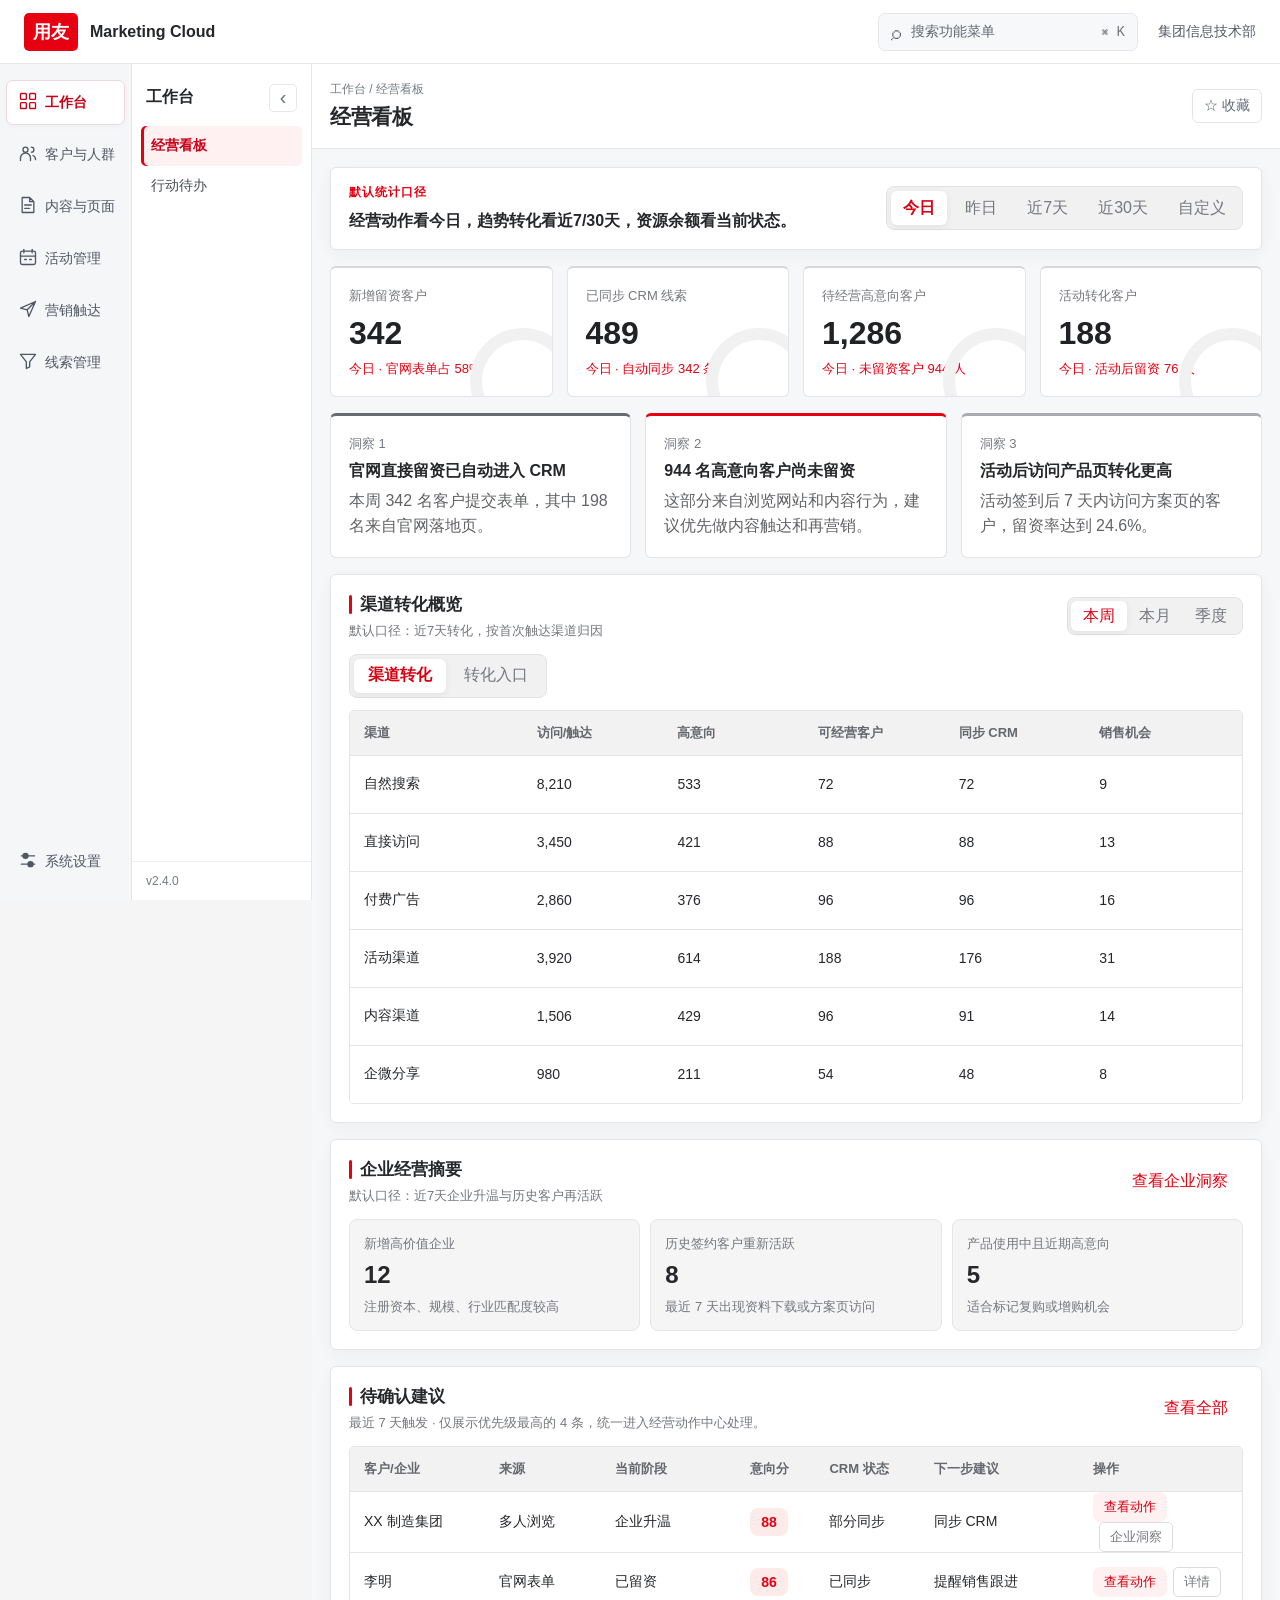
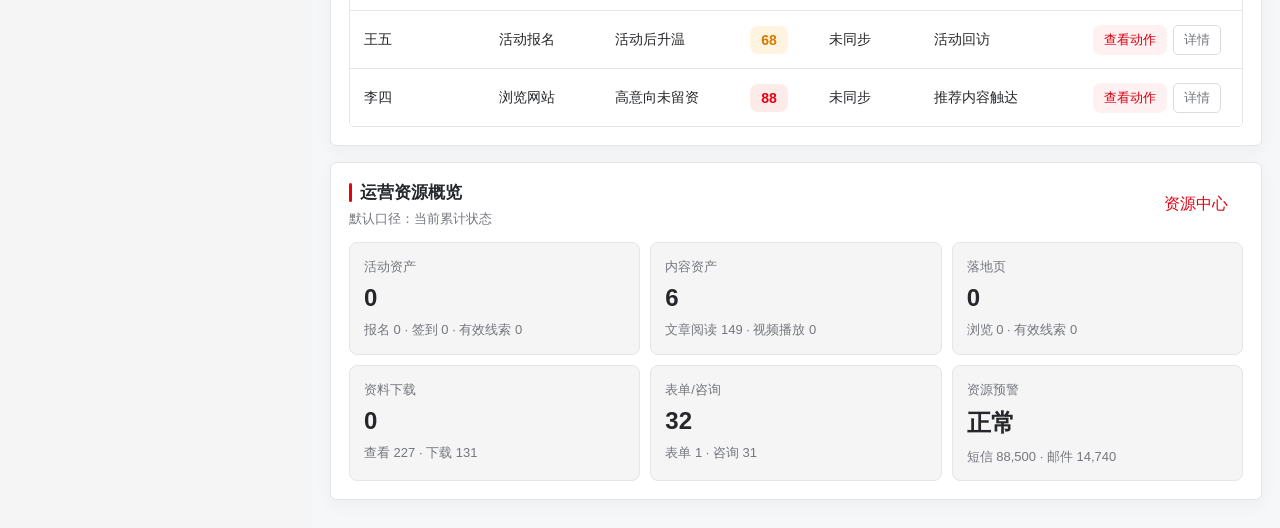
<file: prototype/navigation-standard.html>
<!doctype html>
<html lang="zh-CN">
  <head>
    <meta charset="UTF-8" />
    <meta name="viewport" content="width=device-width, initial-scale=1.0" />
    <title>Marketing Cloud 一期原型 · 导航修订版</title>
    <link rel="stylesheet" href="./styles.css?v=2.3.1" />
    <link rel="stylesheet" href="./sms.css" />
      <link rel="stylesheet" href="./customer-expression.css" />
    <link rel="stylesheet" href="./navigation.css" />
  <link rel="stylesheet" href="./list-refinements.css?v=2.3.1">
<link rel="stylesheet" href="intent-distribution.css?v=inline-1"></head>
  <body>
    <header class="mk-global-header">
      <a class="mk-logo" href="#dashboard"><span>用友</span><strong>Marketing Cloud</strong></a>
      <span class="mk-edition">一期原型 · 导航修订版</span>
      <button class="mk-search-trigger" id="mkSearchOpen"><span>⌕</span> 搜索功能菜单 <kbd>⌘ K</kbd></button>
      <span class="mk-org">集团信息技术部</span>
    </header>
    <aside class="mk-navigation" aria-label="平台导航">
      <nav class="mk-primary" id="mkPrimary" aria-label="业务模块"></nav>
      <section class="mk-secondary" aria-label="当前模块功能">
        <div class="mk-secondary-head"><h2 id="mkModuleTitle">工作台</h2><button id="mkCollapse" aria-label="收起功能导航" aria-expanded="true" title="收起功能导航">‹</button></div>
        <div id="mkSecondary"></div>
        <div class="mk-nav-foot"><span>v2.4.0</span></div>
      </section>
    </aside>
    <button class="mk-expand" id="mkExpand" aria-label="展开功能导航" hidden>›</button>
    <main class="app-shell">
      <header class="topbar mk-context">
        <div><nav id="mkBreadcrumb" aria-label="当前位置"></nav><h2 id="pageTitle">经营看板</h2></div>
        <button id="mkFavorite" class="mk-favorite" aria-pressed="false">☆ 收藏</button>
      </header>
      <nav id="mkContextTabs" class="mk-context-tabs" aria-label="当前功能视图" hidden></nav>
      <section class="page" id="smsManagement"></section>
      <section class="page" id="smsTemplates"></section>
      <section class="page active" id="contentCenter">
        <div class="content-center-hero">
          <div>
            <span class="eyebrow">内容中心</span>
            <h3>内容工作台</h3>
            <p>创建、管理和复用营销内容，让常用能力更近、低频能力按场景查找。</p>
          </div>
          <div class="content-create-wrap">
            <button class="primary-button" id="contentCreateButton" aria-expanded="false">＋ 新建内容 <span aria-hidden="true">⌄</span></button>
            <div class="content-create-menu" id="contentCreateMenu" hidden>
              <button data-content-section="articles">新建文章</button>
              <button data-content-section="forms">新建表单</button>
              <button data-content-section="surveys">新建问卷</button>
              <button data-content-section="resources">上传资料</button>
              <button data-content-section="videos">上传视频</button>
            </div>
          </div>
        </div>

        <nav class="content-local-nav" aria-label="内容中心功能导航">
          <div class="content-nav-group frequent">
            <span>内容快捷入口</span>
            <button data-content-section="articles"><i>文</i><span><b>文章</b><small>428 篇内容</small><em>12 篇未上架官网</em></span></button>
            <button data-content-section="forms"><i>表</i><span><b>表单</b><small>18 个正在收集</small><em>近30天转线索 428</em></span></button>
            <button data-content-section="surveys"><i>问</i><span><b>问卷</b><small>34 份问卷</small><em>8 份正在收集</em></span></button>
            <button data-content-section="resources"><i>资</i><span><b>资料</b><small>316 份资料</small><em>15 份未上架官网</em></span></button>
            <button data-content-section="videos"><i>视</i><span><b>视频</b><small>186 个视频</small><em>10 个未上架官网</em></span></button>
            <button data-jump="landingPages"><i>页</i><span><b>落地页</b><small>48 个页面</small><em>6 个尚未上线</em></span></button>
            <div class="content-more-shortcut">
              <button id="contentMoreShortcut" aria-expanded="false" aria-controls="contentMoreDropdown"><i>•••</i><span><b>更多模块</b><small>产品、方案与案例</small><em>点击展开全部模块</em></span></button>
            </div>
            <div class="content-more-dropdown" id="contentMoreDropdown" hidden>
              <div class="content-more-dropdown-head"><strong>更多内容类型</strong><span>低频模块按业务场景集中展示</span></div>
              <button data-content-section="aggregations"><i>聚</i><span><b>聚合页</b><small>专题内容入口</small></span></button>
              <button data-content-section="posters"><i>海</i><span><b>海报</b><small>活动传播与分享</small></span></button>
              <button data-content-section="products"><i>产</i><span><b>产品</b><small>产品介绍素材</small></span></button>
              <button data-content-section="solutions"><i>方</i><span><b>解决方案</b><small>行业与领域方案</small></span></button>
              <button data-content-section="cases"><i>案</i><span><b>客户案例</b><small>客户成功实践</small></span></button>
              <button data-content-section="customerWall"><i>墙</i><span><b>客户墙</b><small>客户品牌背书</small></span></button>
            </div>
          </div>
        </nav>

        <section class="content-overview" id="contentOverview"></section>

        <section class="work-area content-section-panel" id="contentSectionPanel" hidden>
          <div class="content-section-head"><button class="back-button" id="backToContentOverview">← 返回内容工作台</button><div><nav class="content-breadcrumb" aria-label="面包屑"><span>内容中心</span><i>/</i><span id="contentSectionGroup">内容资产</span><i>/</i><strong id="contentSectionCrumb">文章</strong></nav><h3 id="contentSectionTitle">文章管理</h3><p id="contentSectionDescription">统一创建、发布和复用营销文章。</p></div><div class="content-section-actions"><button class="ghost-button article-ai-create" id="articleAiCreate" hidden>AI ✦ 生成文章</button><button class="primary-button" id="contentSectionCreate">＋ 新建文章</button></div></div>
          <nav class="content-view-tabs" id="contentViewTabs" aria-label="模块管理视图"></nav>
          <div class="content-section-filter" id="contentSectionFilter"><div id="contentPublishScope" role="group" aria-label="发布范围"><span>发布范围</span><button class="active">全部</button><button>本人发布</button><button>所在组织发布</button><button>其他组织发布</button></div><div id="contentSearchRow"><label class="search-input-wrap"><i aria-hidden="true">⌕</i><input id="contentKeywordFilter" type="search" placeholder="请输入关键字" /></label><select data-content-filter-field="category"><option>全部分类</option><option>行业洞察</option><option>产品动态</option><option>品牌资讯</option></select><select data-content-filter-field="status"><option>全部状态</option><option>已上架</option><option>未上架</option><option>草稿</option></select><select data-content-filter-field="type" hidden><option>全部类型</option><option>SEO</option><option>GEO</option></select><button class="primary-button">搜索</button><button class="ghost-button" id="contentAdvancedToggle" data-content-filter-field="advanced" aria-expanded="false">高级筛选⌄</button><button class="ghost-button" data-content-filter-field="reset">重置</button></div><div class="content-article-advanced" id="contentArticleAdvanced" hidden><label><span>行业</span><select><option>全部行业</option><option>制造</option><option>消费品</option><option>企业服务</option></select></label><label><span>领域</span><select><option>全部领域</option><option>数智营销</option><option>财务</option><option>人力</option></select></label><label><span>上架官网</span><select><option>全部</option><option>已上架</option><option>未上架</option></select></label><label><span>来源</span><select><option>全部来源</option><option>AI</option><option>人工</option></select></label><label><span>创建时间</span><span class="content-date-range"><input type="date" /><i>至</i><input type="date" /></span></label></div></div>
          <div class="content-list-head" id="contentListHead"><span>标题</span><span>类型 / 状态</span><span>发布人</span><span>更新时间</span><span>操作</span></div>
          <div class="content-list" id="contentSectionList"></div>
        </section>

        <section class="content-more-panel" id="contentMorePanel" hidden>
          <div class="content-more-head"><button class="back-button" id="backFromContentMore">← 返回内容工作台</button><span class="eyebrow">低频能力集中管理</span><h3>更多内容</h3><p>按业务场景选择内容类型，避免所有功能长期占据主导航。</p></div>
          <div class="content-more-groups">
            <section class="work-area"><h3>品牌与传播</h3><div><button><i>海</i><span><b>海报</b><small>活动传播与专属二维码海报</small></span></button><button><i>聚</i><span><b>聚合页</b><small>组合多种内容形成专题入口</small></span></button></div></section>
            <section class="work-area"><h3>业务素材</h3><div><button><i>产</i><span><b>产品</b><small>产品介绍和能力资料</small></span></button><button><i>方</i><span><b>解决方案</b><small>行业及领域解决方案</small></span></button><button><i>案</i><span><b>客户案例</b><small>客户实践与成功案例</small></span></button><button><i>墙</i><span><b>客户墙</b><small>客户品牌与行业背书</small></span></button></div></section>
          </div>
        </section>
      </section>

      <section class="page" id="moduleManagement">
        <div class="module-page-intro">
          <div>
            <span class="eyebrow">内容中心 / 页面与承接 / 落地页</span>
            <h3>内容模块</h3>
            <p>按发布归属快速定位模板，也可以组合模板类型、来源和名称进行精确搜索。</p>
          </div>
          <button class="primary-button" id="createModuleButton">＋ 新建模板</button>
        </div>
        <nav class="landing-manage-tabs" aria-label="落地页管理导航">
          <button data-landing-tab="landingPages">落地页列表</button>
          <button data-landing-tab="landingCategories">分类管理</button>
          <button class="active" data-landing-tab="moduleManagement">内容模块</button>
        </nav>

        <section class="work-area module-filter-panel" aria-label="模块筛选">
          <div class="organization-filter" role="group" aria-label="发布范围">
            <span class="filter-label">发布范围</span>
            <button class="active" data-organization="all">全部 <b>10</b></button>
            <button data-organization="mine">本人发布 <b>3</b></button>
            <button data-organization="current">所在组织发布 <b>5</b></button>
            <button data-organization="other">其他组织发布 <b>2</b></button>
          </div>
          <div class="module-advanced-filter">
            <label>
              <span>模板类型</span>
              <select id="moduleTypeFilter">
                <option value="all">全部类型</option>
                <option value="page">页面模板</option>
                <option value="component">组件模板</option>
              </select>
            </label>
            <label>
              <span>模板来源</span>
              <select id="moduleSourceFilter">
                <option value="all">全部来源</option>
                <option value="服务价值">服务价值</option>
                <option value="AI 融入核心业务">AI 融入核心业务</option>
                <option value="图片轮播图">图片轮播图</option>
                <option value="智能诊断">智能诊断</option>
                <option value="价值分析">价值分析</option>
              </select>
            </label>
            <label class="module-search-field">
              <span>名称搜索</span>
              <span class="search-input-wrap"><i aria-hidden="true">⌕</i><input id="moduleNameSearch" type="search" placeholder="输入模板名称" autocomplete="off" /></span>
            </label>
            <button class="primary-button" id="searchModuleFilters">搜索</button>
            <button class="ghost-button module-reset" id="resetModuleFilters">重置</button>
          </div>
        </section>

        <section class="work-area module-list-panel">
          <div class="section-head module-list-head">
            <div>
              <h3>模板列表</h3>
            </div>
            <span class="module-permission-note"><i>✓</i> 仅本人及所在组织模板可编辑</span>
          </div>
          <div class="table module-table" id="moduleTable">
            <div class="table-row table-head">
              <span>终端</span><span>模板类型</span><span>模板来源</span><span>名称</span><span>引用权限</span><span>发布人</span><span>所在机构</span><span>更新时间</span><span>操作</span>
            </div>
            <div class="table-row module-data-row" data-organization="current" data-type="component" data-source="服务价值" data-name="服务价值">
              <span><b class="terminal-badge">WEB</b></span><span><b class="type-badge component">组件模板</b></span><span>服务价值</span><span><strong>服务价值</strong><small>标准服务价值展示模块</small></span><span><b class="access-badge">可编辑</b></span><span>大服务行业</span><span>高端BG</span><span>08-28 16:59</span><span><button class="text-button">编辑</button><button class="row-more" aria-label="更多操作">···</button></span>
            </div>
            <div class="table-row module-data-row" data-organization="mine" data-type="component" data-source="服务价值" data-name="服务价值精简版">
              <span><b class="terminal-badge">WEB</b></span><span><b class="type-badge component">组件模板</b></span><span>服务价值</span><span><strong>服务价值精简版</strong><small>适用于轻量落地页</small></span><span><b class="access-badge">可编辑</b></span><span>陈玉琴</span><span>高端BG</span><span>08-28 16:56</span><span><button class="text-button">编辑</button><button class="row-more" aria-label="更多操作">···</button></span>
            </div>
            <div class="table-row module-data-row" data-organization="mine" data-type="component" data-source="AI 融入核心业务" data-name="智能体-陈玉琴">
              <span><b class="terminal-badge">WEB</b></span><span><b class="type-badge component">组件模板</b></span><span>AI 融入核心业务</span><span><strong>智能体-陈玉琴</strong><small>核心业务智能体介绍</small></span><span><b class="access-badge">可编辑</b></span><span>陈玉琴</span><span>高端BG</span><span>08-26 18:21</span><span><button class="text-button">编辑</button><button class="row-more" aria-label="更多操作">···</button></span>
            </div>
            <div class="table-row module-data-row" data-organization="other" data-type="component" data-source="图片轮播图" data-name="图片轮播图">
              <span><b class="terminal-badge">WEB</b></span><span><b class="type-badge component">组件模板</b></span><span>图片轮播图</span><span><strong>图片轮播图</strong><small>多图自动轮播模块</small></span><span><b class="access-badge view">可引用</b></span><span>刘聪聪</span><span>超级版事业部</span><span>07-17 09:10</span><span><button class="text-button">预览</button><button class="row-more" aria-label="更多操作">···</button></span>
            </div>
            <div class="table-row module-data-row" data-organization="current" data-type="page" data-source="" data-name="YonIMP 用友智能监控平台">
              <span><b class="terminal-badge">WEB</b></span><span><b class="type-badge page">页面模板</b></span><span><em class="empty-value">未设置</em></span><span><strong>YonIMP｜用友智能监控平台</strong><small>产品专题页面</small></span><span><b class="access-badge">可编辑</b></span><span>杨晨</span><span>客户成功支持服务</span><span>07-07 12:52</span><span><button class="text-button">编辑</button><button class="row-more" aria-label="更多操作">···</button></span>
            </div>
            <div class="table-row module-data-row" data-organization="current" data-type="page" data-source="" data-name="YonIMP 用友智能监控平台 V2">
              <span><b class="terminal-badge">WEB</b></span><span><b class="type-badge page">页面模板</b></span><span><em class="empty-value">未设置</em></span><span><strong>YonIMP｜用友智能监控平台 V2</strong><small>产品专题页面迭代版</small></span><span><b class="access-badge">可编辑</b></span><span>杨晨</span><span>客户成功支持服务</span><span>07-07 12:45</span><span><button class="text-button">编辑</button><button class="row-more" aria-label="更多操作">···</button></span>
            </div>
            <div class="table-row module-data-row" data-organization="current" data-type="component" data-source="智能诊断" data-name="智能诊断">
              <span><b class="terminal-badge">WEB</b></span><span><b class="type-badge component">组件模板</b></span><span>智能诊断</span><span><strong>智能诊断</strong><small>智能诊断结果展示</small></span><span><b class="access-badge">可编辑</b></span><span>杨晨</span><span>客户成功支持服务</span><span>07-07 12:41</span><span><button class="text-button">编辑</button><button class="row-more" aria-label="更多操作">···</button></span>
            </div>
            <div class="table-row module-data-row" data-organization="mine" data-type="component" data-source="价值分析" data-name="价值分析">
              <span><b class="terminal-badge">WEB</b></span><span><b class="type-badge component">组件模板</b></span><span>价值分析</span><span><strong>价值分析</strong><small>业务价值多维分析</small></span><span><b class="access-badge">可编辑</b></span><span>陈玉琴</span><span>高端BG</span><span>07-07 12:40</span><span><button class="text-button">编辑</button><button class="row-more" aria-label="更多操作">···</button></span>
            </div>
            <div class="table-row module-data-row" data-organization="current" data-type="component" data-source="价值分析" data-name="价值分析看板">
              <span><b class="terminal-badge">WEB</b></span><span><b class="type-badge component">组件模板</b></span><span>价值分析</span><span><strong>价值分析看板</strong><small>指标卡与图表组合</small></span><span><b class="access-badge">可编辑</b></span><span>杨晨</span><span>客户成功支持服务</span><span>07-07 11:05</span><span><button class="text-button">编辑</button><button class="row-more" aria-label="更多操作">···</button></span>
            </div>
            <div class="table-row module-data-row" data-organization="other" data-type="page" data-source="价值分析" data-name="价值分析专题页">
              <span><b class="terminal-badge">WEB</b></span><span><b class="type-badge page">页面模板</b></span><span>价值分析</span><span><strong>价值分析专题页</strong><small>完整价值分析落地页</small></span><span><b class="access-badge view">可引用</b></span><span>杨晨</span><span>客户成功支持服务</span><span>07-07 11:04</span><span><button class="text-button">预览</button><button class="row-more" aria-label="更多操作">···</button></span>
            </div>
            <div class="module-empty-state" id="moduleEmptyState" hidden>
              <i>⌕</i><strong>没有找到匹配的模板</strong><span>尝试调整发布范围、类型或搜索关键词</span><button class="text-button" id="emptyResetModuleFilters">清空筛选条件</button>
            </div>
          </div>
          <div class="module-pagination">
            <span id="modulePaginationText">显示 1–10，共 10 条</span>
            <div><button disabled>‹</button><button class="active">1</button><button disabled>›</button></div>
          </div>
        </section>
      </section>

      <section class="page" id="dashboard">
        <div class="dashboard-timebar">
          <div>
            <span class="eyebrow">默认统计口径</span>
            <strong id="dashboardDateNote">经营动作看今日，趋势转化看近7/30天，资源余额看当前状态。</strong>
          </div>
          <div class="time-filter" aria-label="看板时间筛选">
            <button class="active" data-range="今日">今日</button>
            <button data-range="昨日">昨日</button>
            <button data-range="近7天">近7天</button>
            <button data-range="近30天">近30天</button>
            <button data-range="自定义">自定义</button>
          </div>
        </div>

        <div class="metric-grid">
          <article class="metric">
            <span>新增留资客户</span>
            <strong>342</strong>
            <em>今日 · 官网表单占 58%</em>
          </article>
          <article class="metric">
            <span>已同步 CRM 线索</span>
            <strong>489</strong>
            <em>今日 · 自动同步 342 条</em>
          </article>
          <article class="metric">
            <span>待经营高意向客户</span>
            <strong>1,286</strong>
            <em>今日 · 未留资客户 944 人</em>
          </article>
          <article class="metric">
            <span>活动转化客户</span>
            <strong>188</strong>
            <em>今日 · 活动后留资 76 人</em>
          </article>
        </div>

        <div class="insight-strip">
          <article class="insight accent-blue">
            <span>洞察 1</span>
            <strong>官网直接留资已自动进入 CRM</strong>
            <p>本周 342 名客户提交表单，其中 198 名来自官网落地页。</p>
          </article>
          <article class="insight accent-green">
            <span>洞察 2</span>
            <strong>944 名高意向客户尚未留资</strong>
            <p>这部分来自浏览网站和内容行为，建议优先做内容触达和再营销。</p>
          </article>
          <article class="insight accent-orange">
            <span>洞察 3</span>
            <strong>活动后访问产品页转化更高</strong>
            <p>活动签到后 7 天内访问方案页的客户，留资率达到 24.6%。</p>
          </article>
        </div>

        <section class="work-area source-overview">
          <div class="section-head">
            <div>
              <h3 id="conversionTitle">渠道转化概览</h3>
              <span class="module-scope" id="conversionScope">默认口径：近7天转化，按首次触达渠道归因</span>
            </div>
            <div class="segmented">
              <button class="active">本周</button>
              <button>本月</button>
              <button>季度</button>
            </div>
          </div>
          <div class="conversion-tabs" aria-label="转化分析维度">
            <button class="active" data-conversion-tab="channel">渠道转化</button>
            <button data-conversion-tab="entry">转化入口</button>
          </div>
          <div class="table source-table conversion-panel active" id="channelConversion">
            <div class="table-row table-head">
              <span>渠道</span>
              <span>访问/触达</span>
              <span>高意向</span>
              <span>可经营客户</span>
              <span>同步 CRM</span>
              <span>销售机会</span>
            </div>
            <div class="table-row">
              <span>自然搜索</span>
              <span>8,210</span>
              <span>533</span>
              <span>72</span>
              <span>72</span>
              <span>9</span>
            </div>
            <div class="table-row">
              <span>直接访问</span>
              <span>3,450</span>
              <span>421</span>
              <span>88</span>
              <span>88</span>
              <span>13</span>
            </div>
            <div class="table-row">
              <span>付费广告</span>
              <span>2,860</span>
              <span>376</span>
              <span>96</span>
              <span>96</span>
              <span>16</span>
            </div>
            <div class="table-row">
              <span>活动渠道</span>
              <span>3,920</span>
              <span>614</span>
              <span>188</span>
              <span>176</span>
              <span>31</span>
            </div>
            <div class="table-row">
              <span>内容渠道</span>
              <span>1,506</span>
              <span>429</span>
              <span>96</span>
              <span>91</span>
              <span>14</span>
            </div>
            <div class="table-row">
              <span>企微分享</span>
              <span>980</span>
              <span>211</span>
              <span>54</span>
              <span>48</span>
              <span>8</span>
            </div>
          </div>
          <div class="table entry-table conversion-panel" id="entryConversion">
            <div class="table-row table-head">
              <span>转化入口</span>
              <span>留资人数</span>
              <span>有效留资</span>
              <span>同步 CRM</span>
              <span>销售机会</span>
              <span>转化率</span>
            </div>
            <div class="table-row">
              <span>官网表单</span>
              <span>198</span>
              <span>186</span>
              <span>186</span>
              <span>24</span>
              <span>8.6%</span>
            </div>
            <div class="table-row">
              <span>落地页表单</span>
              <span>144</span>
              <span>132</span>
              <span>132</span>
              <span>18</span>
              <span>11.2%</span>
            </div>
            <div class="table-row">
              <span>活动报名</span>
              <span>188</span>
              <span>176</span>
              <span>176</span>
              <span>31</span>
              <span>24.6%</span>
            </div>
            <div class="table-row">
              <span>资料下载</span>
              <span>96</span>
              <span>91</span>
              <span>91</span>
              <span>14</span>
              <span>18.4%</span>
            </div>
            <div class="table-row">
              <span>咨询表单</span>
              <span>31</span>
              <span>29</span>
              <span>29</span>
              <span>6</span>
              <span>32.1%</span>
            </div>
          </div>
        </section>

        <section class="work-area account-summary-panel">
          <div class="section-head">
            <div>
              <h3>企业经营摘要</h3>
              <span class="module-scope">默认口径：近7天企业升温与历史客户再活跃</span>
            </div>
            <button class="text-button" data-jump="account">查看企业洞察</button>
          </div>
          <div class="account-summary-grid">
            <article>
              <span>新增高价值企业</span>
              <strong>12</strong>
              <p>注册资本、规模、行业匹配度较高</p>
            </article>
            <article>
              <span>历史签约客户重新活跃</span>
              <strong>8</strong>
              <p>最近 7 天出现资料下载或方案页访问</p>
            </article>
            <article>
              <span>产品使用中且近期高意向</span>
              <strong>5</strong>
              <p>适合标记复购或增购机会</p>
            </article>
          </div>
        </section>

        <section class="work-area">
          <div class="section-head">
            <div>
              <h3>待确认建议</h3>
              <span class="module-scope">最近 7 天触发 · 仅展示优先级最高的 4 条，统一进入经营动作中心处理。</span>
            </div>
            <button class="text-button">查看全部</button>
          </div>
          <div class="table dashboard-action-table">
            <div class="table-row table-head">
              <span>客户/企业</span>
              <span>来源</span>
              <span>当前阶段</span>
              <span>意向分</span>
              <span>CRM 状态</span>
              <span>下一步建议</span>
              <span>操作</span>
            </div>
            <div class="table-row">
              <span>XX 制造集团</span>
              <span>多人浏览</span>
              <span>企业升温</span>
              <span><b class="score high">88</b></span>
              <span>部分同步</span>
              <span>同步 CRM</span>
              <span><button class="mini-button" data-jump="actions">查看动作</button><button class="mini-ghost" data-jump="companies">企业洞察</button></span>
            </div>
            <div class="table-row">
              <span>李明</span>
              <span>官网表单</span>
              <span>已留资</span>
              <span><b class="score high">86</b></span>
              <span>已同步</span>
              <span>提醒销售跟进</span>
              <span><button class="mini-button" data-jump="actions">查看动作</button><button class="mini-ghost">详情</button></span>
            </div>
            <div class="table-row">
              <span>王五</span>
              <span>活动报名</span>
              <span>活动后升温</span>
              <span><b class="score mid">68</b></span>
              <span>未同步</span>
              <span>活动回访</span>
              <span><button class="mini-button" data-jump="actions">查看动作</button><button class="mini-ghost">详情</button></span>
            </div>
            <div class="table-row">
              <span>李四</span>
              <span>浏览网站</span>
              <span>高意向未留资</span>
              <span><b class="score high">88</b></span>
              <span>未同步</span>
              <span>推荐内容触达</span>
              <span><button class="mini-button" data-jump="actions">查看动作</button><button class="mini-ghost">详情</button></span>
            </div>
          </div>
        </section>

        <div class="dashboard-support-grid single">
          <section class="work-area resource-overview">
            <div class="section-head">
              <div>
                <h3>运营资源概览</h3>
                <span class="module-scope">默认口径：当前累计状态</span>
              </div>
              <button class="text-button">资源中心</button>
            </div>
            <div class="resource-grid">
              <article>
                <span>活动资产</span>
                <strong>0</strong>
                <p>报名 0 · 签到 0 · 有效线索 0</p>
              </article>
              <article>
                <span>内容资产</span>
                <strong>6</strong>
                <p>文章阅读 149 · 视频播放 0</p>
              </article>
              <article>
                <span>落地页</span>
                <strong>0</strong>
                <p>浏览 0 · 有效线索 0</p>
              </article>
              <article>
                <span>资料下载</span>
                <strong>0</strong>
                <p>查看 227 · 下载 131</p>
              </article>
              <article>
                <span>表单/咨询</span>
                <strong>32</strong>
                <p>表单 1 · 咨询 31</p>
              </article>
              <article>
                <span>资源预警</span>
                <strong>正常</strong>
                <p>短信 88,500 · 邮件 14,740</p>
              </article>
            </div>
          </section>
        </div>
      </section>

      <section class="page" id="layers">
        <section class="work-area"><div class="section-head intent-head"><div><h3>意向分布</h3><span class="module-scope" id="intentSummary"></span></div>
        <div class="intent-controls normalized-filter-row"><label>行业 <select id="intentIndustryFilter"><option value="">全部</option><option>制造业</option><option>医疗</option><option>软件服务</option><option>互联网</option><option>零售</option><option>专业服务</option><option>教育</option></select></label><label>地区 <select id="intentRegionFilter"><option value="">全部</option><option>华东</option><option>华南</option><option>华北</option></select></label><label>营销互动 <select id="intentRangeFilter"><option value="">不限</option><option value="7">近 7 天</option><option value="30">近 30 天</option><option value="90">近 90 天有互动</option><option value="inactive">近 90 天无营销互动</option><option value="none">暂无互动记录</option></select></label><button class="ghost-button" id="intentReset">重置</button></div></div>
        <details class="intent-definition"><summary>营销互动统计口径</summary><p>按联系人统计平台记录的主动互动，包括申请演示、访问产品页、下载资料和报名活动。邮件送达、营销消息发出及线下销售跟进不计入。上次有效互动距今满 90 天，归入「近 90 天无营销互动」。从未记录到有效互动，单列为「暂无互动记录」。</p></details><div class="intent-level-overview"><button class="intent-level-card high" data-intent-level="high"><span>高意向</span><strong></strong><small></small><em>80–100 分</em></button><button class="intent-level-card mid" data-intent-level="mid"><span>中意向</span><strong></strong><small></small><em>50–79 分</em></button><button class="intent-level-card low" data-intent-level="low"><span>低意向</span><strong></strong><small></small><em>20–49 分</em></button><button class="intent-level-card silent" data-intent-level="silent"><span>极低意向</span><strong></strong><small></small><em>0–19 分</em></button></div></section>
        <section class="work-area"><div class="section-head"><div><h3>联系人明细</h3><span class="module-scope" id="intentListScope"></span></div></div>
        <div class="table customer-table" id="intentCustomerTable"><div class="table-row table-head"><span>联系人</span><span>所属企业</span><span>行业</span><span>意向分</span><span>最近有效营销互动</span><span>互动时间</span><span>CRM 状态</span></div></div></section></section>

      <section class="page" id="users">
        <section class="work-area group-console">
          <div class="group-toolbar">
            <div>
              <h3>用户列表</h3>
              <span class="module-scope">统一查看用户基础信息、身份、标签和经营资格；客户意向判断请进入意向分层。</span>
            </div>
            <button class="primary-button">添加用户</button>
          </div>
          <section class="unified-filter-panel embedded" aria-label="用户筛选">
            <div class="unified-filter-fields user-filter-grid">
              <label class="unified-filter-field keyword"><span>用户搜索</span><span class="search-input-wrap"><i aria-hidden="true">⌕</i><input id="userKeyword" type="search" placeholder="搜索姓名、手机号、邮箱或所属企业" /></span></label>
              <label class="unified-filter-field"><span>用户身份</span><select id="userIdentityFilter"><option value="">全部身份</option><option>客户</option><option>内部员工</option></select></label>
              <label class="unified-filter-field"><span>用户状态</span><select id="userStatusFilter"><option value="">全部状态</option><option>可经营</option><option>已排除</option></select></label>
              <div class="unified-filter-actions">
                <button class="primary-button" id="userSearchButton">搜索</button>
                <button class="ghost-button unified-advanced-toggle" id="userAdvancedButton" aria-expanded="false" aria-controls="userAdvancedFilters">高级筛选 <span aria-hidden="true">⌄</span></button>
                <button class="ghost-button unified-reset" id="userResetButton">重置</button>
              </div>
            </div>
            <div class="unified-filter-advanced" id="userAdvancedFilters">
              <div class="unified-filter-fields user-advanced-grid">
                <label class="unified-filter-field"><span>性别</span><select id="userGenderFilter"><option value="">全部性别</option><option>男</option><option>女</option><option>未知</option></select></label>
                <label class="unified-filter-field"><span>行业</span><select id="userIndustryFilter"><option value="">全部行业</option><option>制造业</option><option>医疗</option><option>数字科技</option></select></label>
                <label class="unified-filter-field"><span>地区</span><select id="userRegionFilter"><option value="">全部地区</option><option>华东</option><option>华南</option><option>华北</option></select></label>
                <label class="unified-filter-field"><span>来源渠道</span><select id="userSourceFilter"><option value="">全部渠道</option><option>落地页</option><option>活动报名</option><option>手动添加</option></select></label>
                <label class="unified-filter-field"><span>注册时间</span><select id="userRegisteredFilter"><option value="">全部时间</option><option value="7">最近 7 天</option><option value="30">最近 30 天</option><option value="90">最近 90 天</option></select></label>
                <label class="unified-filter-field"><span>最近活跃</span><select id="userActiveFilter"><option value="">不限时间</option><option value="0">今日</option><option value="7">最近 7 天</option><option value="30">最近 30 天</option></select></label>
              </div>
            </div>
          </section>
          <div class="table group-table user-list-table">
            <div class="table-row table-head"><span>姓名</span><span>所属企业</span><span>身份</span><span>职位</span><span>用户状态</span><span>最近活跃</span><span>标签</span><span>操作</span></div>
            <div class="table-row user-list-row" data-search="张三 XX制造集团 采购负责人 制造业 供应链云" data-identity="客户" data-status="可经营" data-gender="男" data-industry="制造业" data-region="华东" data-source="落地页" data-registered-days="12" data-active-days="2"><span>张三</span><span>XX 制造集团</span><span>客户</span><span>采购负责人</span><span>可经营</span><span>2 天前</span><span>制造业、供应链云</span><span><button class="text-button" data-jump="profileTags">查看画像</button></span></div>
            <div class="table-row user-list-row" data-search="陈洁 海川医疗 信息化经理 医疗 智能决策" data-identity="客户" data-status="可经营" data-gender="女" data-industry="医疗" data-region="华南" data-source="活动报名" data-registered-days="70" data-active-days="1"><span>陈洁</span><span>海川医疗</span><span>客户</span><span>信息化经理</span><span>可经营</span><span>1 天前</span><span>医疗、智能决策</span><span><button class="text-button" data-jump="profileTags">查看画像</button></span></div>
            <div class="table-row user-list-row" data-search="王五 用友网络科技股份有限公司 数智技术专家 数字营销 财务" data-identity="内部员工" data-status="已排除" data-gender="男" data-industry="数字科技" data-region="华北" data-source="手动添加" data-registered-days="260" data-active-days="0"><span>王五</span><span>用友网络科技股份有限公司</span><span>内部员工</span><span>数智技术专家</span><span>已排除</span><span>今日</span><span>数字营销、财务</span><span><button class="text-button" data-jump="profileTags">查看画像</button></span></div>
            <div class="content-list-empty" id="userEmptyState" hidden><b>没有找到匹配用户</b><span>请调整筛选条件后重试</span></div>
          </div>
        </section>
      </section>

      <section class="page" id="companies">
        <section class="work-area company-list-console">
          <div class="group-toolbar">
            <div>
              <h3>企业账户</h3>
              <span class="module-scope">识别优先经营企业，并将企业画像、活跃人员与关键行为同步给销售。</span>
            </div>
            <button class="ghost-button">导入公司</button>
          </div>
          <section class="unified-filter-panel embedded" aria-label="企业筛选">
            <div class="unified-filter-fields company-basic-filter">
              <label class="unified-filter-field keyword"><span>企业搜索</span><span class="search-input-wrap"><i aria-hidden="true">⌕</i><input id="companyKeyword" type="search" placeholder="输入公司名称、行业或产品关键词" /></span></label>
              <div class="unified-filter-actions">
                <button class="primary-button" id="companySearchButton">搜索</button>
                <button class="ghost-button unified-advanced-toggle" id="companyAdvancedButton" aria-expanded="false" aria-controls="companyAdvancedFilters">高级筛选 <span aria-hidden="true">⌄</span></button>
                <button class="ghost-button unified-reset">重置</button>
              </div>
            </div>
            <div class="unified-filter-advanced" id="companyAdvancedFilters">
              <div class="unified-filter-fields two-columns">
                <label class="unified-filter-field"><span>企业状态</span><select id="companyStatusFilter"><option value="">全部状态</option><option>高意向</option><option>升温</option><option>培育</option><option>低活跃</option></select></label>
                <label class="unified-filter-field"><span>CRM 状态</span><select id="companyCrmFilter"><option value="">全部状态</option><option>已建档</option><option>未建档</option><option>部分同步</option></select></label>
              </div>
            </div>
          </section>
          <div class="company-summary-row">
            <article><span>高意向企业</span><strong>73</strong></article>
            <article><span>近7天升温</span><strong>28</strong></article>
            <article><span>历史客户再活跃</span><strong>8</strong></article>
            <article><span>待同步 CRM 企业</span><strong>19</strong></article>
          </div>
          <div class="table company-list-table" id="companyListTable">
            <div class="table-row table-head">
              <span>公司名称</span>
              <span>企业意向分</span>
              <span>企业状态</span>
              <span>近7天变化</span>
              <span>用户人数</span>
              <span>参与活动人数</span>
              <span>在用产品</span>
              <span>最近签约</span>
              <span>累计签约</span>
              <span>行业</span>
              <span>CRM 状态</span>
              <span>销售交接建议</span>
            </div>
            <div class="table-row company-list-row" data-status="高意向" data-crm="已建档" data-search="西游记互联网科技公司 互联网 软件服务 NCCloud">
              <span>西游记互联网科技公司</span>
              <span><b class="score high">91</b></span>
              <span><b class="source-tag ai">高意向</b></span>
              <span class="up-change">+18</span>
              <span>2,345</span>
              <span>1,234</span>
              <span>NCCloud</span>
              <span>2023-12-15</span>
              <span>8次</span>
              <span>互联网/软件服务</span>
              <span>已建档</span>
              <span><button class="mini-button next-action-button" data-action-kind="account-opportunity" data-action-target="西游记互联网科技公司" data-action-score="91" data-action-reason="近 7 天企业意向上升 18 分，3 名关键人员持续活跃；企业已使用 NCCloud，出现智能决策系统增购信号。">标记机会</button><button class="mini-ghost" data-jump="account">查看洞察</button></span>
            </div>
            <div class="table-row company-list-row" data-status="升温" data-crm="部分同步" data-search="XX 制造集团 制造业">
              <span>XX 制造集团</span>
              <span><b class="score high">88</b></span>
              <span><b class="source-tag ai">升温</b></span>
              <span class="up-change">+15</span>
              <span>642</span>
              <span>86</span>
              <span>暂无</span>
              <span>-</span>
              <span>0次</span>
              <span>制造业</span>
              <span>部分同步</span>
              <span><button class="mini-button next-action-button" data-action-kind="account-crm" data-action-target="XX 制造集团" data-action-score="88" data-action-reason="近 7 天企业意向上升 15 分，3 名有效联系人持续访问产品方案与下载资料，CRM 仅完成部分同步。">同步 CRM</button><button class="mini-ghost" data-jump="account">查看洞察</button></span>
            </div>
            <div class="table-row company-list-row" data-status="培育" data-crm="已建档" data-search="海川医疗 医疗 智能决策系统">
              <span>海川医疗</span>
              <span><b class="score mid">76</b></span>
              <span><b class="source-tag">培育</b></span>
              <span class="up-change">+7</span>
              <span>318</span>
              <span>42</span>
              <span>智能决策系统</span>
              <span>2024-01-08</span>
              <span>2次</span>
              <span>医疗</span>
              <span>已建档</span>
              <span><button class="mini-button next-action-button" data-action-kind="account-update" data-action-target="海川医疗" data-action-score="76" data-action-reason="企业已在 CRM 建档，近 7 天新增 2 名活跃人员并集中关注智能决策系统，建议补充最新人员与行为动态。">更新 CRM 动态</button><button class="mini-ghost" data-jump="account">查看洞察</button></span>
            </div>
            <div class="table-row company-list-row" data-status="培育" data-crm="未建档" data-search="远航自动化 制造业">
              <span>远航自动化</span>
              <span><b class="score mid">67</b></span>
              <span><b class="source-tag">培育</b></span>
              <span class="down-change">-4</span>
              <span>205</span>
              <span>31</span>
              <span>暂无</span>
              <span>-</span>
              <span>0次</span>
              <span>制造业</span>
              <span>未建档</span>
              <span><button class="mini-button next-action-button" data-action-kind="account-crm" data-action-target="远航自动化" data-action-score="67" data-action-reason="已识别 2 名有效活跃人员，企业尚未在 CRM 建档；建议同步企业与人员信息，供销售判断是否跟进。">同步 CRM</button><button class="mini-ghost" data-jump="account">查看洞察</button></span>
            </div>
          </div>
          <div class="content-list-empty" id="companyEmptyState" hidden><b>没有找到匹配企业</b><span>请调整筛选条件后重试</span></div>
          <div class="pagination-row">
            <span>共 614 家</span>
            <select><option>10条/页</option><option>20条/页</option></select>
            <button class="ghost-button">上一页</button>
            <button class="primary-button">1</button>
            <button class="ghost-button">2</button>
            <button class="ghost-button">3</button>
            <button class="ghost-button">下一页</button>
          </div>
        </section>
      </section>

      <section class="page" id="customerProfile">
        <div class="customer-profile-hero">
          <div>
            <span class="eyebrow">客户维度</span>
            <h3>张三</h3>
            <p>采购负责人 · XX 制造集团 · 上海 · CRM 部分同步</p>
            <div class="customer-profile-flags">
              <b>外部客户</b>
              <b>关键角色</b>
              <b>可经营</b>
            </div>
          </div>
          <div class="customer-intent-score">
            <span>客户意向分</span>
            <strong>94</strong>
            <em>高意向</em>
          </div>
        </div>

        <section class="work-area customer-profile-summary">
          <div class="section-head">
            <div>
              <h3>客户经营摘要</h3>
              <span class="module-scope">更新于 2026-06-12 09:20 · 评分规则版本 v1.2</span>
            </div>
            <button class="ghost-button">查看评分明细</button>
          </div>
          <div class="customer-summary-grid">
            <article><span>所属企业</span><strong>XX 制造集团</strong><em>企业意向分 88</em></article>
            <article><span>职位角色</span><strong>采购负责人</strong><em>关键角色 · 决策影响人</em></article>
            <article><span>最近活跃</span><strong>2 天前</strong><em>下载制造业白皮书</em></article>
            <article><span>近 30 天行为</span><strong>48 次</strong><em>较上期增加 32%</em></article>
            <article><span>CRM 状态</span><strong>待企业同步</strong><em>已聚合张三等 3 名活跃人员</em></article>
            <article><span>下一步建议</span><strong>纳入企业 CRM 同步</strong><em>P0 · 与企业动作共用一条记录</em></article>
          </div>
        </section>

        <div class="customer-profile-layout">
          <section class="work-area">
            <div class="section-head">
              <div>
                <h3>基础画像</h3>
                <span class="module-scope">身份、联系方式和客户属性</span>
              </div>
            </div>
            <div class="profile-field-grid">
              <article><span>用户身份</span><strong>客户 · customer</strong></article>
              <article><span>手机</span><strong>138****6802</strong></article>
              <article><span>邮箱</span><strong>zhang***@example.com</strong></article>
              <article><span>部门</span><strong>采购与供应链中心</strong></article>
              <article><span>行业</span><strong>装备制造</strong></article>
              <article><span>客户来源</span><strong>自然搜索 · 官网</strong></article>
            </div>
          </section>

          <section class="work-area">
            <div class="section-head">
              <div>
                <h3>意向判断</h3>
                <span class="module-scope">规则计算，AI 负责解释原因</span>
              </div>
            </div>
            <div class="customer-intent-reason">
              <strong>近期采购意向明显上升</strong>
              <p>近 7 天连续访问解决方案和产品页，并下载制造业白皮书；所属企业同时有 3 名联系人活跃。</p>
              <div class="intent-reason-list">
                <span><b>+25</b> 下载白皮书</span>
                <span><b>+20</b> 多次访问解决方案页</span>
                <span><b>+15</b> 企业多人活跃</span>
                <span><b>+10</b> 关键角色加成</span>
              </div>
            </div>
          </section>
        </div>

        <div class="customer-profile-layout">
          <section class="work-area">
            <div class="section-head">
              <div>
                <h3>兴趣与关注</h3>
                <span class="module-scope">由近期内容行为聚合，用于内容推荐和分组</span>
              </div>
            </div>
            <div class="customer-interest-groups">
              <div><span>关注产品</span><div class="tag-cloud"><b>YonSuite</b><b>供应链云</b></div></div>
              <div><span>关注领域</span><div class="tag-cloud"><b>采购管理</b><b>业财一体化</b></div></div>
              <div><span>关注内容</span><div class="tag-cloud"><b>制造业案例</b><b>数字化转型</b></div></div>
            </div>
          </section>

          <section class="work-area">
            <div class="section-head">
              <div>
                <h3>最近关键行为</h3>
                <span class="module-scope">仅展示影响意向判断的高价值行为</span>
              </div>
            </div>
            <ol class="timeline customer-behavior-timeline">
              <li><time>6月10日</time><span>下载《制造业供应链数字化白皮书》</span></li>
              <li><time>6月9日</time><span>访问供应链解决方案页 3 次</span></li>
              <li><time>6月7日</time><span>查看 XX 制造行业客户案例</span></li>
              <li><time>6月3日</time><span>活动签到并观看直播 26 分钟</span></li>
            </ol>
          </section>
        </div>

        <section class="work-area customer-next-action">
          <div>
            <span class="eyebrow">下一步建议</span>
            <strong>纳入“XX 制造集团 · 同步 CRM”企业动作</strong>
            <p>张三与同企业另外 2 名活跃人员已聚合处理，不再生成一条重复的联系人同步任务。</p>
          </div>
          <div class="button-row">
            <button class="primary-button next-action-button" data-action-kind="account-crm" data-action-target="XX 制造集团" data-action-score="88" data-action-reason="张三与同企业另外 2 名活跃人员已聚合为一条企业 CRM 同步动作。">处理企业同步</button>
            <button class="ghost-button" data-jump="companies">查看企业账户</button>
          </div>
        </section>
      </section>

      <section class="page" id="profileTags">
        <div class="profile-tag-hero">
          <div>
            <span class="eyebrow">User Profile</span>
            <h3>用户画像</h3>
            <p>画像负责描述“这个人是谁、关注什么、最近做了什么”；客户意向分层负责判断是否值得经营及下一步动作。</p>
          </div>
          <div class="profile-tag-status">
            <span>经营资格</span>
            <strong>已排除</strong>
          </div>
        </div>

        <section class="work-area mk-profile-summary">
          <div class="section-head">
            <div>
              <h3>用户画像摘要</h3>
              <span class="module-scope">数据来自 GET /user/{yhtId}/profile，生成时间：2026-06-12 08:50。</span>
            </div>
            <button class="ghost-button">重新计算画像</button>
          </div>
          <div class="mk-summary-grid">
            <article><span>统一用户 ID</span><strong>bf70d7ce...49b4da</strong></article>
            <article><span>用户身份</span><strong>内部员工</strong><em>user_scope = internal_employee</em></article>
            <article><span>经营处理</span><strong>排除推荐</strong><em>不计入意向分层、转化统计和企业评分</em></article>
            <article><span>最近活跃</span><strong>0 天</strong><em>仅作行为新鲜度参考</em></article>
            <article><span>行为命中总次数</span><strong>197</strong><em>行为标签累计命中</em></article>
            <article><span>行为均分</span><strong>6</strong><em>近期行为热度偏低</em></article>
            <article><span>客户意向分</span><strong>--</strong><em>内部员工不计算 intent_score</em></article>
          </div>
        </section>

        <section class="work-area expression-module" aria-labelledby="expressionTitle">
          <div class="section-head"><div><h3 id="expressionTitle">客户表达 <span class="expression-count" id="expressionCount"></span></h3><span class="module-scope">客户在表单中的实际表达 · 按提交时间保留记录</span></div><button class="ghost-button" id="expressionAll">查看全部</button></div>
          <div class="expression-demo"><label for="expressionScenario">原型示例</label><select id="expressionScenario"><option value="customer">外部客户 · 张三</option><option value="employee">内部员工 · 王五</option><option value="empty">外部客户 · 暂无记录</option><option value="running">外部客户 · 正在整理</option><option value="failed">外部客户 · 整理失败</option><option value="validation_failed">外部客户 · 自动校验失败</option><option value="waiting_target">外部客户 · 待关联 CRM</option><option value="sync_failed">外部客户 · CRM 更新失败</option><option value="no_content">外部客户 · 未提供业务信息</option></select><span>一期示例数据 · 不执行真实 CRM 写入</span></div>
          <div id="expressionRecords" aria-live="polite"></div>
          <p class="expression-footnote">仅整理本次实际问答；CRM 字段展示最新有效表达，MK 保留完整历史。</p>
        </section>

        <div class="profile-tag-grid">
          <section class="work-area">
            <div class="section-head">
              <div>
                <h3>事实标签</h3>
                <span class="module-scope">来自 member 画像字段，不衰减，适合作为基础画像底座。</span>
              </div>
            </div>
            <div class="profile-field-grid">
              <article><span>身份</span><strong>员工 · internal_employee</strong></article>
              <article><span>公司</span><strong>用友网络科技股份有限公司</strong></article>
              <article><span>部门</span><strong>集团数智化部</strong></article>
              <article><span>职位</span><strong>BIP 数智技术专家</strong></article>
              <article><span>地区</span><strong>国内-北京市-海淀区</strong></article>
              <article><span>注册来源</span><strong>平台H5 · 微信绑定手机号</strong></article>
            </div>
          </section>

          <section class="work-area">
            <div class="section-head">
              <div>
                <h3>画像优化建议</h3>
                <span class="module-scope">基于当前接口数据现状，建议一期先做这些优化。</span>
              </div>
            </div>
            <div class="tag-rule-list">
              <div><b>身份与排除状态直接返回</b><span>接口输出 user_scope、is_excluded_from_recommendation 和 exclude_reason，前端不再从标签中推断。</span></div>
              <div><b>行为标签存在重复值</b><span>产品中“用友BIP”、规模中“大型企业”重复出现，建议同组标签按 value 合并，累加 hits 和 score。</span></div>
              <div><b>活跃指标只统计行为</b><span>行为活跃分不混入公司、职位、员工等事实标签；标签健康度仅用于技术诊断，不用于经营判断。</span></div>
              <div><b>不展示 lifecycle</b><span>画像页只展示“最近活跃时间”等客观指标，避免与客户意向分层和 CRM 客户阶段混淆。</span></div>
            </div>
          </section>
        </div>

        <section class="work-area">
          <div class="section-head">
            <div>
              <h3>行为标签 Top 分组</h3>
              <span class="module-scope">按产品、行业、领域、角色、场景等分组展示，每组取 Top 5。</span>
            </div>
            <button class="ghost-button">查看全部标签</button>
          </div>
          <div class="behavior-tag-grid">
            <article>
              <h4>产品</h4>
              <div class="tag-cloud"><b>YonSuite · 10</b><b>用友BIP · 10</b><b>YonBIP旗舰版 · 10</b><b>畅捷通 · 5</b></div>
            </article>
            <article>
              <h4>行业</h4>
              <div class="tag-cloud"><b>流程制造 · 10</b><b>消费品 · 10</b><b>服务业 · 10</b><b>中央企业 · 10</b><b>装备制造 · 10</b></div>
            </article>
            <article>
              <h4>领域</h4>
              <div class="tag-cloud"><b>人力云 · 10</b><b>财务云 · 10</b><b>供应链云 · 10</b><b>营销云 · 10</b><b>采购云 · 10</b></div>
            </article>
            <article>
              <h4>场景</h4>
              <div class="tag-cloud"><b>市场活动 · 10</b><b>方案沟通 · 10</b><b>销售打单 · 10</b><b>企业出海 · 10</b><b>交流会议 · 10</b></div>
            </article>
          </div>
        </section>

        <div class="profile-tag-grid">
          <section class="work-area">
            <div class="section-head">
              <div>
                <h3>兴趣标签</h3>
                <span class="module-scope">由行为标签聚合而来，适合内容推荐和分组圈选。</span>
              </div>
            </div>
            <div class="interest-meter-list">
              <div><span>数字营销</span><strong>100</strong><em style="width: 100%"></em></div>
              <div><span>财务</span><strong>100</strong><em style="width: 100%"></em></div>
            </div>
          </section>

          <section class="work-area">
            <div class="section-head">
              <div>
                <h3>客户意向分层</h3>
                <span class="module-scope">经营页面统一使用 intent_score 和 intent_level；lead_grade 仅作为历史兼容字段。</span>
              </div>
            </div>
            <div class="lead-explain">
              <strong>当前用户不参与客户意向评分</strong>
              <p>原因：用户身份为内部员工。画像和标签仍可保留用于数据审计，但不生成意向等级、推荐动作，也不进入客户及企业转化统计。</p>
              <div class="tag-cloud"><b>intent_score：--</b><b>intent_level：--</b><b>排除原因：内部员工</b></div>
            </div>
          </section>
        </div>

        <section class="work-area intent-score-reference">
          <div class="section-head">
            <div>
              <h3>外部客户意向评分口径</h3>
              <span class="module-scope">仅对具备经营资格的客户计算，评分规则独立于标签分值。</span>
            </div>
          </div>
          <div class="score-reference-grid">
            <article><span>行为价值</span><strong>浏览、下载、活动参与</strong><em>每条行为按发生时间衰减</em></article>
            <article><span>内容与路径</span><strong>产品、案例、方案、价格</strong><em>识别关注主题和采购深度</em></article>
            <article><span>转化动作</span><strong>表单、落地页、报名、资料留资</strong><em>纳入转化入口与评分明细</em></article>
            <article><span>CRM 状态</span><strong>未同步、已同步、已有客户</strong><em>用于推荐动作和经营解释</em></article>
          </div>
          <div class="score-level-row">
            <span><b>80-100</b> 高意向</span>
            <span><b>50-79</b> 中意向</span>
            <span><b>20-49</b> 低意向</span>
            <span><b>0-19</b> 沉默客户</span>
          </div>
        </section>
      </section>

      <section class="page" id="landingPages">
        <div class="landing-page-hero">
          <div>
            <span class="eyebrow">内容与承接 / 页面管理</span>
            <h3>落地页管理</h3>
            <p>统一查看、筛选和维护本人及下属团队创建的落地页。</p>
          </div>
          <button class="primary-button" id="landingCreateButton">＋ 新建落地页</button>
        </div>
        <nav class="landing-manage-tabs" aria-label="落地页管理导航">
          <button class="active" data-landing-tab="landingPages">落地页列表</button>
          <button data-landing-tab="landingCategories">分类管理</button>
          <button data-landing-tab="moduleManagement">内容模块</button>
        </nav>

        <section class="landing-filter-card">
          <div class="landing-filter-row" role="group" aria-label="发布范围">
            <span class="filter-label">发布范围</span>
            <div class="landing-scope" id="landingScope">
              <button class="active" data-landing-scope="全部">全部</button>
              <button data-landing-scope="本人发布">本人发布</button>
              <button data-landing-scope="所在组织发布">所在组织发布</button>
              <button data-landing-scope="其他组织发布">其他组织发布</button>
            </div>
          </div>
          <div class="landing-filter-fields">
            <label class="filter-field landing-search-type">
              <span>搜索字段</span>
              <select id="landingSearchType" aria-label="搜索字段">
                <option value="all">全部字段</option>
                <option value="title">标题</option>
                <option value="address">页面地址</option>
                <option value="publisher">发布人</option>
              </select>
            </label>
            <label class="filter-field landing-keyword-field">
              <span>关键词</span>
              <span class="search-input-wrap"><i aria-hidden="true">⌕</i><input id="landingKeyword" type="search" placeholder="输入标题、页面地址或发布人" autocomplete="off" /></span>
            </label>
            <label class="filter-field landing-common-filter"><span>页面分类</span><select id="landingCategory"><option value="">全部分类</option><option>通信云</option><option>体验式营销</option><option>招聘解决方案</option><option>产品发布</option><option>内容下载</option><option>活动报名</option></select></label>
            <label class="filter-field landing-common-filter"><span>发布状态</span><select id="landingStatus"><option value="">全部状态</option><option>已上线</option><option>未上线</option></select></label>
            <div class="landing-filter-actions">
              <button class="primary-button" id="landingSearchButton">搜索</button>
              <button class="ghost-button landing-advanced-toggle" id="landingAdvancedButton" aria-expanded="false" aria-controls="landingAdvanced">高级筛选 <span aria-hidden="true">⌄</span></button>
              <button class="ghost-button" id="landingResetButton">重置</button>
            </div>
          </div>
          <div class="landing-advanced" id="landingAdvanced">
            <div class="landing-advanced-grid">
              <label class="filter-field"><span>所属组织</span><select id="landingOrg"><option value="">全部组织</option><option>云通信</option><option>高端BG</option><option>招聘云</option><option>人力事业部</option><option>市场部</option></select></label>
              <label class="filter-field"><span>产品</span><select id="landingProduct"><option value="">全部产品</option><option>AI工作手机</option><option>YonBIP</option><option>YonHR</option><option>营销云</option></select></label>
              <label class="filter-field"><span>行业</span><select id="landingIndustry"><option value="">全部行业</option><option>通用</option><option>医药</option><option>制造</option></select></label>
              <label class="filter-field"><span>领域</span><select id="landingDomain"><option value="">全部领域</option><option>数智营销</option><option>数智人力</option><option>企业服务</option><option>市场活动</option></select></label>
            </div>
          </div>
          <div class="landing-chips" id="landingChips" hidden></div>
        </section>

        <section class="landing-table-card">
          <div class="landing-table-scroll">
            <table class="landing-table" id="landingTable">
              <thead><tr><th><input id="landingCheckAll" type="checkbox" /></th><th>标题</th><th>页面地址</th><th>发布人</th><th>所属组织</th><th>产品</th><th>行业</th><th>领域</th><th>分类</th><th>状态</th><th>更新时间 ↓</th><th>操作</th></tr></thead>
              <tbody>
                <tr data-title="用友AI工作手机" data-address="ai-mobile.yonyou.com" data-publisher="邢伟" data-scope="所在组织" data-org="云通信" data-product="AI工作手机" data-industry="通用" data-domain="数智营销" data-category="通信云" data-status="未上线"><td><input class="landing-row-check" type="checkbox" /></td><td><div class="landing-title-cell"><i>AI</i><span><b>用友AI工作手机</b><small>企业智能通信场景</small></span></div></td><td><code>ai-mobile.yonyou.com</code><button class="landing-copy" data-copy="ai-mobile.yonyou.com" title="复制地址" aria-label="复制地址">⧉</button></td><td>邢伟</td><td>云通信<small>用友集团 / 云通信</small></td><td>AI工作手机</td><td>通用</td><td>数智营销</td><td><em>通信云</em></td><td><span class="landing-status">未上线</span></td><td>2026-08-31<small>11:26</small></td><td><button class="landing-link">编辑</button><button class="landing-link" data-copy="ai-mobile.yonyou.com">获取地址</button></td></tr>
                <tr data-title="用友BIP场景化服务" data-address="scenarios-copy.yonyou.com" data-publisher="陈玉琴" data-scope="其他组织" data-org="高端BG" data-product="YonBIP" data-industry="制造" data-domain="企业服务" data-category="体验式营销" data-status="已上线"><td><input class="landing-row-check" type="checkbox" /></td><td><div class="landing-title-cell blue"><i>BIP</i><span><b>用友BIP场景化服务</b><small>解决方案专题页</small></span></div></td><td><code>scenarios-copy.yonyou.com</code><button class="landing-copy" data-copy="scenarios-copy.yonyou.com" title="复制地址" aria-label="复制地址">⧉</button></td><td>陈玉琴</td><td>高端BG<small>用友集团 / 高端BG</small></td><td>YonBIP</td><td>制造</td><td>企业服务</td><td><em>体验式营销</em></td><td><span class="landing-status online">已上线</span></td><td>2026-08-29<small>16:08</small></td><td><button class="landing-link">编辑</button><button class="landing-link" data-copy="scenarios-copy.yonyou.com">获取地址</button></td></tr>
                <tr data-title="招聘行业解决方案-医药" data-address="hrsaas-med.yonyou.com" data-publisher="郭涛" data-scope="本人发布" data-org="招聘云" data-product="YonHR" data-industry="医药" data-domain="数智人力" data-category="招聘解决方案" data-status="已上线"><td><input class="landing-row-check" type="checkbox" /></td><td><div class="landing-title-cell gold"><i>HR</i><span><b>招聘行业解决方案-医药</b><small>医药行业招聘场景</small></span></div></td><td><code>hrsaas-med.yonyou.com</code><button class="landing-copy" data-copy="hrsaas-med.yonyou.com" title="复制地址" aria-label="复制地址">⧉</button></td><td>郭涛</td><td>招聘云<small>用友集团 / 招聘云</small></td><td>YonHR</td><td>医药</td><td>数智人力</td><td><em>招聘解决方案</em></td><td><span class="landing-status online">已上线</span></td><td>2026-08-28<small>09:42</small></td><td><button class="landing-link">编辑</button><button class="landing-link" data-copy="hrsaas-med.yonyou.com">获取地址</button></td></tr>
                <tr data-title="YonBIP 全球化产品发布" data-address="global-bip.yonyou.com" data-publisher="大服务行业" data-scope="其他组织" data-org="高端BG" data-product="YonBIP" data-industry="通用" data-domain="企业服务" data-category="产品发布" data-status="未上线"><td><input class="landing-row-check" type="checkbox" /></td><td><div class="landing-title-cell blue"><i>YB</i><span><b>YonBIP 全球化产品发布</b><small>海外产品专题</small></span></div></td><td><code>global-bip.yonyou.com</code><button class="landing-copy" data-copy="global-bip.yonyou.com" title="复制地址" aria-label="复制地址">⧉</button></td><td>大服务行业</td><td>高端BG<small>用友集团 / 高端BG</small></td><td>YonBIP</td><td>通用</td><td>企业服务</td><td><em>产品发布</em></td><td><span class="landing-status">未上线</span></td><td>2026-08-26<small>14:30</small></td><td><button class="landing-link">编辑</button><button class="landing-link" data-copy="global-bip.yonyou.com">获取地址</button></td></tr>
                <tr data-title="数智人力白皮书下载" data-address="hr-whitepaper.yonyou.com" data-publisher="郭涛" data-scope="本人发布" data-org="人力事业部" data-product="YonHR" data-industry="通用" data-domain="数智人力" data-category="内容下载" data-status="已上线"><td><input class="landing-row-check" type="checkbox" /></td><td><div class="landing-title-cell"><i>HR</i><span><b>数智人力白皮书下载</b><small>内容获客落地页</small></span></div></td><td><code>hr-whitepaper.yonyou.com</code><button class="landing-copy" data-copy="hr-whitepaper.yonyou.com" title="复制地址" aria-label="复制地址">⧉</button></td><td>郭涛</td><td>人力事业部<small>用友集团 / 人力事业部</small></td><td>YonHR</td><td>通用</td><td>数智人力</td><td><em>内容下载</em></td><td><span class="landing-status online">已上线</span></td><td>2026-08-25<small>17:50</small></td><td><button class="landing-link">编辑</button><button class="landing-link" data-copy="hr-whitepaper.yonyou.com">获取地址</button></td></tr>
                <tr data-title="用友网络生态伙伴大会" data-address="partner-event.yonyou.com" data-publisher="李小琳" data-scope="所在组织" data-org="市场部" data-product="营销云" data-industry="通用" data-domain="市场活动" data-category="活动报名" data-status="已上线"><td><input class="landing-row-check" type="checkbox" /></td><td><div class="landing-title-cell gold"><i>会</i><span><b>用友网络生态伙伴大会</b><small>活动报名落地页</small></span></div></td><td><code>partner-event.yonyou.com</code><button class="landing-copy" data-copy="partner-event.yonyou.com" title="复制地址" aria-label="复制地址">⧉</button></td><td>李小琳</td><td>市场部<small>用友集团 / 市场部</small></td><td>营销云</td><td>通用</td><td>市场活动</td><td><em>活动报名</em></td><td><span class="landing-status online">已上线</span></td><td>2026-08-23<small>10:16</small></td><td><button class="landing-link">编辑</button><button class="landing-link" data-copy="partner-event.yonyou.com">获取地址</button></td></tr>
              </tbody>
            </table>
          </div>
          <div class="landing-empty" id="landingEmpty"><b>没有找到匹配的落地页</b><span>请调整关键词或清空部分筛选条件</span></div>
        </section>
        <div class="landing-batch" id="landingBatch">已选 <b id="landingSelected">0</b> 项 <button>批量上线</button><button>移动分类</button><button class="danger-text">删除</button></div>
        <div class="landing-toast" id="landingToast"></div>
      </section>

      <section class="page" id="landingCategories">
        <div class="landing-page-hero">
          <div><span class="eyebrow">内容中心 / 页面与承接 / 落地页</span><h3>分类管理</h3><p>维护落地页分类及其展示顺序，帮助团队快速查找和复用页面。</p></div>
          <button class="primary-button">＋ 新建分类</button>
        </div>
        <nav class="landing-manage-tabs" aria-label="落地页管理导航">
          <button data-landing-tab="landingPages">落地页列表</button>
          <button class="active" data-landing-tab="landingCategories">分类管理</button>
          <button data-landing-tab="moduleManagement">内容模块</button>
        </nav>
        <section class="work-area landing-category-card">
          <div class="landing-category-head"><span>分类名称</span><span>落地页数量</span><span>排序</span><span>创建人</span><span>更新时间</span><span>操作</span></div>
          <div class="landing-category-row"><span><b>产品发布</b><small>产品发布、功能上线等页面</small></span><span>18</span><span>1</span><span>陈玉琴</span><span>09-14 10:26</span><span><button class="text-button">编辑</button><button class="text-button">删除</button></span></div>
          <div class="landing-category-row"><span><b>活动报名</b><small>会议、直播及线下活动承接</small></span><span>32</span><span>2</span><span>李小琳</span><span>09-12 16:08</span><span><button class="text-button">编辑</button><button class="text-button">删除</button></span></div>
          <div class="landing-category-row"><span><b>内容下载</b><small>白皮书、报告和资料获客页面</small></span><span>24</span><span>3</span><span>郭涛</span><span>09-10 09:42</span><span><button class="text-button">编辑</button><button class="text-button">删除</button></span></div>
          <div class="landing-category-row"><span><b>解决方案</b><small>行业及领域解决方案专题</small></span><span>15</span><span>4</span><span>杨晨</span><span>09-08 14:30</span><span><button class="text-button">编辑</button><button class="text-button">删除</button></span></div>
        </section>
      </section>

      <section class="page" id="activities">
        <div class="activity-hero">
          <div>
            <span class="eyebrow">活动中心 / 活动管理</span>
            <h3>活动管理</h3>
            <p>统一管理活动筹备、执行、触达及线索转化。</p>
          </div>
          <button class="primary-button" id="createActivityButton">＋ 发布活动</button>
        </div>

        <div class="activity-kpis">
          <article><span>待审核</span><strong>3</strong><small>需要今天处理</small></article>
          <article><span>进行中</span><strong>5</strong><small>2 场活动即将开始</small></article>
          <article><span>本月报名</span><strong>2,184</strong><small>较上月 +12.6%</small></article>
        </div>

        <section class="work-area activity-list-card">
          <div class="activity-filter-panel" aria-label="活动列表筛选">
            <div class="activity-range-row" role="group" aria-label="发布范围">
              <span class="filter-label">发布范围</span>
              <button class="active" data-activity-range="全部">全部 <b>18</b></button>
              <button data-activity-range="本人发布">本人发布 <b>6</b></button>
              <button data-activity-range="所在组织发布">所在组织发布 <b>11</b></button>
              <button data-activity-range="其他组织发布">其他组织发布 <b>7</b></button>
            </div>
            <div class="activity-common-filters">
              <label class="activity-filter-field activity-keyword"><span>活动标题</span><span class="search-input-wrap"><i aria-hidden="true">⌕</i><input id="activitySearch" type="search" placeholder="请输入活动标题" /></span></label>
              <label class="activity-filter-field"><span>活动形式</span><select id="activityFormFilter"><option value="">全部形式</option><option>线上</option><option>线下</option><option>线上/线下</option></select></label>
              <label class="activity-filter-field"><span>活动状态</span><select id="activityStatusFilter"><option value="">全部状态</option><option>已发布</option><option>未发布</option><option>未开始</option><option>进行中</option><option>已结束</option></select></label>
              <label class="activity-filter-field"><span>发布人</span><select id="activityPublisherFilter"><option value="">全部发布人</option><option>陈玉琴</option><option>李小琳</option><option>刘聪聪</option></select></label>
              <div class="activity-filter-actions"><button class="primary-button" id="activitySearchButton">搜索</button><button class="ghost-button" id="activityAdvancedButton" aria-expanded="false" aria-controls="activityAdvanced">高级筛选 <span aria-hidden="true">⌄</span></button><button class="ghost-button" id="activityReset">重置</button></div>
            </div>
            <div class="activity-advanced" id="activityAdvanced">
              <label class="activity-filter-field activity-date-filter"><span>创建时间</span><span class="activity-date-range"><input id="activityStartDate" type="date" aria-label="创建开始时间" /><i>至</i><input id="activityEndDate" type="date" aria-label="创建结束时间" /></span></label>
              <label class="activity-filter-field"><span>可见范围</span><select id="activityVisibilityFilter"><option value="">全部范围</option><option>公开</option><option>私有</option></select></label>
              <label class="activity-filter-field"><span>线索策略</span><select id="activityLeadFilter"><option value="">全部策略</option><option>进入线索</option><option>不进入</option></select></label>
              <label class="activity-filter-field"><span>审核状态</span><select id="activityAuditFilter"><option value="">全部审核状态</option><option>待审核</option><option>已审核</option></select></label>
              <div class="activity-filter-field activity-undertaker"><span>承办方</span><span><input id="activityUndertakeFilter" type="checkbox" /> <label for="activityUndertakeFilter">仅我承办</label></span></div>
            </div>
            <div class="activity-applied" id="activityApplied" hidden aria-hidden="true"><div id="activityAppliedChips"></div></div>
          </div>
          <div class="activity-table">
            <div class="activity-row head"><span>活动</span><span>时间 / 形式</span><span>核心数据</span><span>线索策略</span><span>审核</span><span>状态</span><span>操作</span></div>
            <div class="activity-row" data-status="进行中" data-range="本人发布 所在组织发布" data-publisher="陈玉琴" data-form="线上/线下" data-visibility="公开" data-lead="进入线索" data-audit="已审核" data-undertake="true" data-created="2026-08-20" data-search="用友数智营销峰会 陈玉琴">
              <span class="activity-main-cell"><i class="activity-cover cover-summit">峰会</i><span><button class="activity-title" data-open-activity>用友数智营销峰会</button><small>陈玉琴 · 市场部</small></span></span>
              <span>09/18 09:00–17:00<small>线上/线下</small></span>
              <span><b>862 报名</b><small>签到 516 · 互动 328</small></span>
              <span><b>进入线索</b><small>签到后生成并自动分派</small></span>
              <span><em class="activity-audit approved">已审核</em></span>
              <span><em class="activity-status running">进行中</em></span>
              <span><button class="mini-button" data-open-activity>管理活动</button><button class="row-more" aria-label="更多操作">···</button></span>
            </div>
            <div class="activity-row" data-status="未发布" data-range="本人发布 所在组织发布" data-publisher="李小琳" data-form="线下" data-visibility="私有" data-lead="进入线索" data-audit="待审核" data-undertake="true" data-created="2026-09-01" data-search="制造业客户增长闭门会 李小琳">
              <span class="activity-main-cell"><i class="activity-cover cover-meeting">闭门会</i><span><button class="activity-title" data-open-activity>制造业客户增长闭门会</button><small>李小琳 · 行业市场部</small></span></span>
              <span>09/22 13:30–17:00<small>线下</small></span>
              <span><b>126 报名</b><small>目标 180 人</small></span>
              <span><b>进入线索</b><small>报名后生成并按区域分派</small></span>
              <span><em class="activity-audit pending">待审核</em></span>
              <span><em class="activity-status review">未发布</em></span>
              <span><button class="mini-button" data-open-activity>管理活动</button><button class="row-more" aria-label="更多操作">···</button></span>
            </div>
            <div class="activity-row" data-status="已结束" data-range="其他组织发布" data-publisher="刘聪聪" data-form="线上" data-visibility="公开" data-lead="不进入" data-audit="已审核" data-undertake="false" data-created="2026-07-17" data-search="AI融入核心业务直播 刘聪聪">
              <span class="activity-main-cell"><i class="activity-cover cover-live">直播</i><span><button class="activity-title" data-open-activity>AI 融入核心业务直播</button><small>刘聪聪 · 超级版事业部</small></span></span>
              <span>08/28 14:00–16:00<small>线上</small></span>
              <span><b>1,196 报名</b><small>观看 903 · 互动 184</small></span>
              <span><b>不进入</b><small>仅记录活动参与行为</small></span>
              <span><em class="activity-audit approved">已审核</em></span>
              <span><em class="activity-status done">已结束</em></span>
              <span><button class="mini-button" data-open-activity>查看数据</button><button class="row-more" aria-label="更多操作">···</button></span>
            </div>
          </div>
          <div class="activity-empty" id="activityEmpty" hidden><b>没有符合条件的活动</b><span>请调整发布范围或关键字后重试</span><button class="ghost-button" id="activityClearFilters">清空筛选</button></div>
        </section>
      </section>

      <section class="page" id="activityDetail">
        <div class="activity-detail-head">
          <button class="back-button" data-jump="activities">← 返回活动管理</button>
          <div class="activity-detail-title"><div><span class="eyebrow">活动中心 / 活动管理 / 活动详情</span><h3>用友数智营销峰会</h3><p>09月18日 09:00–17:00 · 线上/线下 · 陈玉琴负责</p></div><span class="activity-status running">进行中</span></div>
        </div>

        <section class="activity-overview-grid">
          <article><span>基本信息</span><strong>北京用友产业园＋线上直播</strong><small>公开活动 · 审核报名</small></article>
          <article><span>执行进度</span><strong>72%</strong><small>直播、现场签到进行中</small></article>
          <article><span>核心数据</span><strong>862 报名</strong><small>签到 516 · 互动 328</small></article>
        </section>

        <div class="activity-detail-tabs" role="tablist" aria-label="活动详情功能">
          <button class="active" data-activity-tab="activityPage">活动页面</button>
          <button data-activity-tab="registration">报名设置</button>
          <button data-activity-tab="attendees">参会人员 <b>862</b></button>
          <button data-activity-tab="checkin">签到与互动</button>
          <button data-activity-tab="live">直播</button>
          <button data-activity-tab="outreach">邀请与通知</button>
          <button data-activity-tab="activityLeads">线索与跟进 <b>184</b></button>
          <button data-activity-tab="activityAnalytics">数据分析</button>
        </div>

        <section class="work-area activity-tab-panel active" data-activity-panel="activityPage">
          <div class="section-head"><div><h3>活动页面</h3><span class="module-scope">页面、分享信息和访问入口集中管理。</span></div><button class="primary-button">编辑活动页面</button></div>
          <div class="activity-page-preview"><div><span>活动专题页</span><strong>用友数智营销峰会</strong><small>聚焦企业数智营销与客户经营增长</small><button>预览页面 ↗</button></div><dl><dt>页面状态</dt><dd>已上线</dd><dt>页面地址</dt><dd>event.yonyou.com/marketing-summit</dd><dt>访问量</dt><dd>3,284</dd><dt>分享次数</dt><dd>216</dd></dl></div>
        </section>
        <section class="work-area activity-tab-panel" data-activity-panel="registration"><div class="section-head"><div><h3>报名设置</h3><span class="module-scope">报名资格、审核方式、字段与成功反馈。</span></div><button class="primary-button">编辑报名设置</button></div><div class="activity-setting-cards"><article><span>报名方式</span><strong>审核报名</strong><small>通过后发送参会凭证</small></article><article><span>人数上限</span><strong>1,000 人</strong><small>当前报名 862 人</small></article><article><span>线索策略</span><strong>签到后生成线索</strong><small>按区域自动分派</small></article></div></section>
        <section class="work-area activity-tab-panel" data-activity-panel="attendees"><div class="section-head"><div><h3>参会人员</h3><span class="module-scope">报名、审核、签到与线索状态使用同一人员记录。</span></div><button class="ghost-button">导出当前视图</button></div><div class="activity-simple-table"><b>姓名</b><b>公司 / 职务</b><b>报名状态</b><b>签到状态</b><b>线索状态</b><span>张晨</span><span>远航自动化 / 市场总监</span><span>已通过</span><span>已签到</span><span>高意向 · 已分派</span><span>周敏</span><span>海川医疗 / 信息总监</span><span>已通过</span><span>未签到</span><span>中意向 · 培育中</span></div></section>
        <section class="work-area activity-tab-panel" data-activity-panel="checkin"><div class="section-head"><div><h3>签到与互动</h3><span class="module-scope">现场签到、直播互动和资料下载共同进入用户行为时间线。</span></div></div><div class="activity-setting-cards"><article><span>签到率</span><strong>59.9%</strong><small>516 / 862</small></article><article><span>互动人数</span><strong>328</strong><small>问答、投票、资料下载</small></article><article><span>待处理</span><strong>18</strong><small>重复签到与身份待确认</small></article></div></section>
        <section class="work-area activity-tab-panel" data-activity-panel="live"><div class="section-head"><div><h3>直播</h3><span class="module-scope">直播状态、观看数据和回放发布。</span></div><button class="ghost-button">进入直播控制台</button></div><div class="activity-live-state"><b>直播中</b><span>当前在线 326 人 · 峰值 412 人 · 平均观看 38 分钟</span><button>查看直播 ↗</button></div></section>
        <section class="work-area activity-tab-panel" data-activity-panel="outreach"><div class="section-head"><div><h3>邀请与通知</h3><span class="module-scope">活动中心配置触发时机，实际消息由营销中心发送。</span></div><button class="primary-button">新建触达任务</button></div><div class="activity-simple-table outreach"><b>触达任务</b><b>触发时机</b><b>渠道</b><b>状态</b><b>结果</b><span>报名成功通知</span><span>审核通过后</span><span>短信</span><span>执行中</span><span>送达 98.6%</span><span>活动开始提醒</span><span>开始前 2 小时</span><span>短信＋邮件</span><span>待执行</span><span>预计 862 人</span></div></section>
        <section class="work-area activity-tab-panel" data-activity-panel="activityLeads"><div class="section-head"><div><h3>线索与跟进</h3><span class="module-scope">当前策略：签到后生成线索，按区域自动分派。</span></div><button class="ghost-button">查看线索中心</button></div><div class="activity-setting-cards"><article><span>已生成线索</span><strong>184</strong><small>有效线索 152</small></article><article><span>已分派</span><strong>171</strong><small>待分派 13</small></article><article class="warning"><span>同步异常</span><strong>2</strong><small>渠道映射待处理</small></article></div></section>
        <section class="work-area activity-tab-panel" data-activity-panel="activityAnalytics"><div class="section-head"><div><h3>数据分析</h3><span class="module-scope">报名、到场、互动、线索和后续转化使用同一漏斗口径。</span></div><button class="ghost-button">导出报告</button></div><div class="activity-funnel"><span><b>3,284</b>页面访问</span><i>→</i><span><b>862</b>报名</span><i>→</i><span><b>516</b>签到</span><i>→</i><span><b>184</b>线索</span><i>→</i><span><b>37</b>销售跟进</span></div></section>
      </section>

      <section class="page" id="leads">
        <div class="lead-page-hero">
          <div><span class="eyebrow">线索中心 / 线索管理</span><h3>线索管理</h3><p>查看营销线索并完成当前流转方式下的待办处理。</p></div>
          <button class="ghost-button" data-jump="leadSettings">线索设置</button>
        </div>
        <section class="lead-mode-banner" id="leadModeBanner">
          <div class="lead-mode-icon">流</div>
          <div><span>当前流转方式</span><strong id="leadModeName">MK线索分派</strong><small id="leadModeDescription">按区域规则自动分派至MK组织及负责人</small></div>
          <div class="lead-mode-health"><b id="leadModeHealth">5条规则生效</b><small id="leadModeHealthNote">最近24小时分派成功率 96.8%</small></div>
          <button class="text-button" data-jump="leadSettings">查看配置 →</button>
        </section>
        <div class="lead-kpis">
          <button data-lead-kpi="pending"><span id="leadPendingLabel">待分派</span><strong id="leadPendingCount">12</strong><small>需要处理</small></button>
          <button data-lead-kpi="exception"><span id="leadExceptionLabel">分派异常</span><strong>4</strong><small>需修复配置</small></button>
          <button data-lead-kpi="today"><span>今日新增</span><strong>128</strong><small>较昨日 +8.5%</small></button>
          <button data-lead-kpi="overdue"><span>超时未处理</span><strong>7</strong><small>超过24小时</small></button>
        </div>
        <section class="work-area lead-list-card">
          <div class="lead-work-tabs" id="leadWorkTabs">
            <button class="active" data-lead-view="all">全部线索 <b>53</b></button>
            <button data-lead-view="pending"><span data-mode-label="mk">待分派</span><span data-mode-label="crm" hidden>待同步</span> <b>12</b></button>
            <button data-lead-view="success"><span data-mode-label="mk">已分派</span><span data-mode-label="crm" hidden>已同步CRM</span> <b>37</b></button>
            <button data-lead-view="exception"><span data-mode-label="mk">分派异常</span><span data-mode-label="crm" hidden>同步异常</span> <b>4</b></button>
          </div>
          <div class="lead-filter-panel">
            <div class="lead-filter-row">
              <label class="lead-filter-field keyword"><span>关键字</span><span class="search-input-wrap"><i aria-hidden="true">⌕</i><input id="leadKeyword" type="search" placeholder="请输入关键字" /></span></label>
              <label class="lead-filter-field"><span>线索来源</span><select id="leadSourceFilter"><option value="">全部来源</option><option>活动</option><option>表单</option><option>资料下载</option></select></label>
              <label class="lead-filter-field"><span>是否有效</span><select id="leadValidFilter"><option value="">全部</option><option>有效</option><option>待判断</option><option>无效</option></select></label>
              <div class="lead-filter-actions"><button class="primary-button" id="leadSearchButton">搜索</button><button class="ghost-button" id="leadAdvancedButton" aria-expanded="false">高级筛选 <span>⌄</span></button><button class="ghost-button" id="leadResetButton">重置</button></div>
            </div>
            <div class="lead-advanced" id="leadAdvanced">
              <label class="lead-filter-field"><span>提交时间</span><select id="leadTimeFilter"><option value="">不限时间</option><option value="today">今天</option><option value="7d">近7天</option><option value="30d">近30天</option></select></label>
              <label class="lead-filter-field"><span>流转方式</span><select id="leadRouteFilter"><option value="">当前方式</option><option>MK线索分派</option><option>同步CRM</option></select></label>
              <label class="lead-filter-field"><span>负责人</span><select id="leadOwnerFilter"><option value="">全部负责人</option><option>王洁</option><option>李明</option><option>未分派</option></select></label>
              <label class="lead-filter-field"><span>历史提交</span><select id="leadHistoryFilter"><option value="">全部</option><option value="yes">有历史提交</option><option value="no">无历史提交</option></select></label>
              <label class="lead-filter-field"><span>地区</span><select id="leadRegionFilter"><option value="">全部地区</option><option>北京</option><option>上海</option><option>江苏</option></select></label>
            </div>
            <div class="lead-filter-summary" id="leadFilterSummary" hidden><div id="leadFilterChips"></div></div>
          </div>
          <div class="lead-table-scroll">
            <div class="lead-table">
              <div class="lead-row head"><span>线索</span><span>公司 / 职务</span><span>来源与标题</span><span>提交时间</span><span>历史提交</span><span>流转状态</span><span id="leadTargetHeader">分派至</span><span>处理结果</span><span>操作</span></div>
              <div class="lead-row" data-view="pending" data-source="表单" data-age="0" data-valid="待判断" data-owner="未分派" data-region="北京" data-history="yes" data-route="MK线索分派" data-search="李丹丹 远航自动化 高级筛选调研">
                <span><button class="inline-link" data-open-lead="李丹丹">李丹丹</button><small>166****1692</small></span><span>远航自动化<small>市场总监</small></span><span>表单<small>高级筛选优化调研</small></span><span>2026-09-15 10:32</span><span><button class="lead-history-link" data-history-name="李丹丹">3次提交</button></span><span><em class="lead-state pending" data-mode-state="pending">待分派</em></span><span data-lead-target>—</span><span data-lead-result>等待区域规则匹配</span><span><button class="mini-button lead-primary-action" data-action-mk="分派" data-action-crm="同步CRM">分派</button><button class="mini-ghost" data-open-lead="李丹丹">详情</button><button class="row-more">···</button></span>
              </div>
              <div class="lead-row" data-view="success" data-source="活动" data-age="0" data-valid="有效" data-owner="王洁" data-region="北京" data-history="no" data-route="MK线索分派" data-search="张晨 华北装备 数智营销峰会">
                <span><button class="inline-link" data-open-lead="张晨">张晨</button><small>138****5521</small></span><span>华北装备<small>信息总监</small></span><span>活动<small>用友数智营销峰会</small></span><span>2026-09-15 09:18</span><span>首次提交</span><span><em class="lead-state success" data-mode-state="success">已分派</em></span><span data-lead-target>华北区 · 王洁</span><span data-lead-result>规则：北京企业线索</span><span><button class="mini-button lead-primary-action" data-action-mk="记录跟进" data-action-crm="查看结果">记录跟进</button><button class="mini-ghost" data-open-lead="张晨">详情</button><button class="row-more">···</button></span>
              </div>
              <div class="lead-row" data-view="exception" data-source="资料下载" data-age="1" data-valid="有效" data-owner="未分派" data-region="江苏" data-history="yes" data-route="MK线索分派" data-search="周敏 海川医疗 白皮书下载">
                <span><button class="inline-link" data-open-lead="周敏">周敏</button><small>139****7782</small></span><span>海川医疗<small>数字化负责人</small></span><span>资料下载<small>制造业增长白皮书</small></span><span>2026-09-14 16:40</span><span><button class="lead-history-link" data-history-name="周敏">2次提交</button></span><span><em class="lead-state exception" data-mode-state="exception">分派异常</em></span><span data-lead-target>—</span><span data-lead-result>地区未配置接收组织</span><span><button class="mini-button lead-primary-action" data-action-mk="处理异常" data-action-crm="处理异常">处理异常</button><button class="mini-ghost" data-open-lead="周敏">详情</button><button class="row-more">···</button></span>
              </div>
              <div class="lead-row" data-view="success" data-source="表单" data-age="1" data-valid="有效" data-owner="李明" data-region="上海" data-history="yes" data-route="MK线索分派" data-search="陈洁 同创科技 产品咨询">
                <span><button class="inline-link" data-open-lead="陈洁">陈洁</button><small>136****9063</small></span><span>同创科技<small>采购负责人</small></span><span>表单<small>YonBIP产品咨询</small></span><span>2026-09-14 14:05</span><span><button class="lead-history-link" data-history-name="陈洁">4次提交</button></span><span><em class="lead-state success" data-mode-state="success">已分派</em></span><span data-lead-target>华东区 · 李明</span><span data-lead-result>规则：上海企业线索</span><span><button class="mini-button lead-primary-action" data-action-mk="记录跟进" data-action-crm="查看结果">记录跟进</button><button class="mini-ghost" data-open-lead="陈洁">详情</button><button class="row-more">···</button></span>
              </div>
            </div>
          </div>
          <div class="lead-empty" id="leadEmpty" hidden><b>没有符合条件的线索</b><span>请调整筛选条件后重试</span><button class="ghost-button" id="leadClearFilters">清空筛选</button></div>
          <div class="lead-pagination"><span>共 <b id="leadTotal">4</b> 条</span><select><option>20条/页</option><option>50条/页</option><option>100条/页</option></select><button disabled>‹</button><button class="active">1</button><button disabled>›</button></div>
        </section>

        <aside class="lead-drawer" id="leadDrawer" aria-hidden="true"><div class="lead-drawer-mask" data-close-lead></div><div class="lead-drawer-panel"><div class="lead-drawer-head"><div><span>线索详情</span><h3 id="leadDrawerName">李丹丹</h3></div><button class="icon-button" data-close-lead>×</button></div><div class="lead-drawer-summary"><span>待判断</span><b>166****1692</b><small>远航自动化 · 市场总监</small></div><div class="lead-drawer-tabs"><button class="active">行为时间线</button><button>来源与归因</button><button>处理记录</button><button>历史提交</button></div><ol class="lead-timeline"><li><time>09-15 10:32</time><div><b>提交调研表单</b><span>高级筛选优化调研</span></div></li><li><time>09-12 15:20</time><div><b>浏览产品方案页</b><span>停留8分32秒</span></div></li><li><time>08-29 12:32</time><div><b>首次提交联系方式</b><span>来源：市场活动</span></div></li></ol></div></aside>
        <aside class="lead-drawer" id="leadHistoryDrawer" aria-hidden="true"><div class="lead-drawer-mask" data-close-history></div><div class="lead-drawer-panel"><div class="lead-drawer-head"><div><span>同手机号历史提交</span><h3 id="leadHistoryName">李丹丹</h3></div><button class="icon-button" data-close-history>×</button></div><div class="lead-history-summary"><strong>共提交3次</strong><span>首次提交：2026-08-29</span><span>最近提交：2026-09-15</span></div><div class="lead-history-table"><b>提交时间</b><b>来源</b><b>活动/表单</b><b>处理结果</b><span>09-15 10:32</span><span>表单</span><span>高级筛选优化调研</span><span>当前线索</span><span>09-08 09:16</span><span>资料</span><span>营销增长白皮书</span><span>已记录行为</span><span>08-29 12:32</span><span>活动</span><span>数智营销峰会</span><span>已完成</span></div><p class="lead-history-note">多次提交作为新的意向行为保留，不自动删除或合并。</p></div></aside>
      </section>

      <section class="page" id="leadSettings">
        <div class="lead-page-hero"><div><span class="eyebrow">线索中心 / 线索设置</span><h3>线索设置</h3><p>配置唯一流转方式、配套规则及所有线索共用的去重策略。</p></div><button class="ghost-button" data-jump="leads">返回线索管理</button></div>
        <div class="lead-settings-shell">
          <nav class="lead-settings-nav" aria-label="线索设置导航"><button class="active" data-lead-setting-tab="overview">流转总览</button><button data-lead-setting-tab="route">流转方式</button><button data-lead-setting-tab="assignment">MK分派规则</button><button data-lead-setting-tab="crm">CRM同步配置</button><button data-lead-setting-tab="dedupe">去重策略</button><button data-lead-setting-tab="logs">运行记录</button></nav>
          <div class="lead-settings-content">
            <section class="lead-setting-panel active" data-lead-setting-panel="overview"><div class="section-head"><div><h3>流转总览</h3><span class="module-scope">快速确认当前方式、配置完整度和运行异常。</span></div></div><div class="lead-overview-mode"><span>当前流转方式</span><strong id="leadOverviewMode">MK线索分派</strong><small id="leadOverviewNote">新进入线索按地区规则分派至MK组织及负责人</small><button class="text-button" data-open-route-setting>调整方式</button></div><div class="lead-config-health"><article><span>去重策略</span><strong>已开启</strong><small>手机号 · 前7天</small></article><article data-health-mk><span>区域分派规则</span><strong>5条生效</strong><small>1条规则待完善</small></article><article data-health-mk><span>通知规则</span><strong>3条生效</strong><small>分派成功、异常、超时</small></article><article data-health-crm hidden><span>组织映射</span><strong>12/12</strong><small>配置完整</small></article><article data-health-crm hidden><span>渠道映射</span><strong class="warning-text">28/30</strong><small>2个渠道待映射</small></article></div><div class="lead-run-summary"><span><b>128</b>今日接收</span><span><b>121</b>处理成功</span><span><b>4</b>处理异常</span><span><b>3</b>处理中</span></div></section>
            <section class="lead-setting-panel" data-lead-setting-panel="route"><div class="section-head"><div><h3>流转方式</h3><span class="module-scope">MK线索分派与同步CRM只能启用一种；切换仅影响生效后的新线索。</span></div></div><div class="lead-route-options"><label class="selected"><input type="radio" name="leadRouteMode" value="mk" checked /><span><b>MK线索分派</b><small>按地区规则分派至MK组织及负责人</small><em>配置完整 · 可启用</em></span></label><label><input type="radio" name="leadRouteMode" value="crm" /><span><b>同步CRM</b><small>根据组织关系和渠道映射将线索同步至CRM</small><em class="warning-text">2个渠道未映射 · 需检查</em></span></label></div><div class="lead-route-impact" id="leadRouteImpact" hidden><b>切换影响检查</b><span id="leadRouteImpactText">新进入的线索将同步CRM，不再执行MK区域分派。</span><ul><li>已有线索保留原流转方式和处理结果</li><li>12条待分派线索不会自动切换</li><li>2个未映射渠道可能导致同步失败</li></ul><div><button class="ghost-button" id="cancelLeadRoute">取消</button><button class="primary-button" id="confirmLeadRoute">确认切换</button></div></div></section>
            <section class="lead-setting-panel" data-lead-setting-panel="assignment"><div class="section-head"><div><h3>MK分派规则</h3><span class="module-scope">仅在启用“MK线索分派”时执行，可提前维护。</span></div><button class="primary-button">＋ 新建规则</button></div><div class="lead-subtabs"><button class="active">分派规则</button><button>通知规则</button></div><div class="lead-rule-table"><b>规则名称</b><b>匹配条件</b><b>接收组织 / 负责人</b><b>优先级</b><b>状态</b><b>操作</b><span>北京企业线索</span><span>地区=北京市</span><span>北京分公司 · 王洁</span><span>1</span><span><em class="lead-state success">生效</em></span><span><button class="text-button">编辑</button><button class="row-more">···</button></span><span>江苏区域线索</span><span>地区=江苏省</span><span class="warning-text">未配置接收组织</span><span>2</span><span><em class="lead-state exception">待完善</em></span><span><button class="text-button">配置</button><button class="row-more">···</button></span></div><div class="lead-fallback"><div><b>未命中规则时</b><span>进入待分派列表，由管理员人工处理</span></div><button class="ghost-button">修改兜底策略</button></div></section>
            <section class="lead-setting-panel" data-lead-setting-panel="crm"><div class="section-head"><div><h3>CRM同步配置</h3><span class="module-scope">仅在启用“同步CRM”时执行，可提前完成映射和规则校验。</span></div><button class="primary-button">检查配置</button></div><div class="lead-config-tabs"><button class="active" data-crm-config-tab="mapping">基础映射</button><button data-crm-config-tab="strategy">同步策略</button><button data-crm-config-tab="custom">自定义规则</button><button data-crm-config-tab="exception">异常处理</button></div><div class="crm-config-panel active" data-crm-config-panel="mapping"><div class="lead-mapping-cards"><article><span>组织映射</span><strong>12 / 12</strong><small>全部组织已完成映射</small><button class="text-button">管理组织映射</button></article><article class="warning"><span>渠道映射</span><strong>28 / 30</strong><small>百度SEM、线下活动尚未映射</small><button class="text-button">补充渠道映射</button></article></div></div><div class="crm-config-panel" data-crm-config-panel="strategy"><div class="lead-form-grid"><label><span>同步时机</span><select><option>线索进入MK后立即同步</option><option>通过有效性校验后同步</option><option>人工确认后同步</option></select></label><label><span>同步失败重试</span><select><option>重试3次，间隔10分钟</option><option>不自动重试</option></select></label><label><span>CRM已存在相同手机号</span><select><option>更新已有线索</option><option>进入人工确认</option><option>创建新记录</option></select></label></div></div><div class="crm-config-panel" data-crm-config-panel="custom"><div class="section-head"><span>命中自定义规则时优先执行；未命中时执行默认同步策略。</span><button class="ghost-button">＋ 新建自定义规则</button></div><div class="lead-rule-table compact"><b>规则名称</b><b>适用来源</b><b>目标CRM组织</b><b>优先级</b><b>状态</b><b>操作</b><span>高端BG官网咨询</span><span>官网咨询 · YonBIP</span><span>高端BG</span><span>1</span><span>生效</span><span><button class="text-button">编辑</button></span></div></div><div class="crm-config-panel" data-crm-config-panel="exception"><div class="lead-exception-list"><article><div><b>渠道未映射</b><span>影响2个渠道、4条线索</span></div><button class="mini-button">处理并重试</button></article><article><div><b>CRM接口超时</b><span>1条线索 · 已进入第2次重试</span></div><button class="mini-ghost">查看记录</button></article></div></div></section>
            <section class="lead-setting-panel" data-lead-setting-panel="dedupe"><div class="section-head"><div><h3>去重策略</h3><span class="module-scope">在两种流转方式之前统一执行，不自动删除有价值的再次提交。</span></div><button class="primary-button">保存设置</button></div><div class="lead-form-grid"><label><span>去重范围</span><select><option>按线索接收人分别判断</option><option>当前组织统一判断</option></select></label><label><span>匹配字段</span><select><option>手机号</option><option>手机号＋公司</option><option>邮箱</option></select></label><label><span>时间窗口</span><select><option>前7天</option><option>前30天</option><option>不限时间</option></select></label><label><span>命中后处理</span><select><option>保留提交并关联历史记录</option><option>进入人工确认</option><option>合并至已有线索</option></select></label></div><div class="lead-policy-note"><b>当前处理方式</b><span>手机号相同时保留本次提交，标记“历史提交”并关联过去记录；不同活动和内容产生的提交继续作为意向行为累计。</span></div></section>
            <section class="lead-setting-panel" data-lead-setting-panel="logs"><div class="section-head"><div><h3>运行记录</h3><span class="module-scope">统一追溯去重、分派或同步的执行结果。</span></div></div><div class="lead-subtabs"><button class="active">全部记录</button><button>处理成功</button><button>处理异常</button></div><div class="lead-log-list"><article><em class="lead-state success">成功</em><div><b>线索“张晨”已按北京企业线索规则分派</b><span>MK线索分派 · 北京分公司 / 王洁 · 09-15 09:18</span></div></article><article><em class="lead-state exception">异常</em><div><b>线索“周敏”未命中有效接收组织</b><span>MK线索分派 · 江苏省 · 09-14 16:40</span></div><button class="mini-button">处理</button></article></div></section>
          </div>
        </div>
        <div class="lead-toast" id="leadToast"></div>
      </section>

      <section class="page" id="settings">
        <div class="settings-hero">
          <div>
            <span class="eyebrow">管理员配置</span>
            <h3>客户意向评分规则</h3>
            <p>规则引擎负责计算意向分与企业加成；AI 仅基于结果生成经营解释和动作建议。</p>
          </div>
          <div class="settings-version">
            <span>当前生效版本</span>
            <strong>V1.0</strong>
            <em>2026-06-01 生效</em>
          </div>
        </div>

        <section class="work-area rules-overview">
          <div class="section-head">
            <div>
              <h3>评分组成与分层阈值</h3>
              <span class="module-scope">仅具备经营资格的外部客户参与评分；内部员工与无效用户自动排除。</span>
            </div>
            <button class="ghost-button">查看版本记录</button>
            <button class="primary-button">编辑规则</button>
          </div>
          <div class="rules-overview-grid">
            <article><span>行为分</span><strong>浏览、下载、提交、重复访问</strong><em>按行为价值与发生时间计算</em></article>
            <article><span>内容分</span><strong>文章、案例、方案、白皮书</strong><em>按内容采购相关度计算</em></article>
            <article><span>活动分</span><strong>报名、签到、互动、会后访问</strong><em>报名仅计活动参与，不等同留资</em></article>
            <article><span>企业加成</span><strong>多人活跃、关键角色</strong><em>仅用于企业账户评分</em></article>
          </div>
          <div class="score-level-row">
            <span><b>80-100</b> 高意向</span><span><b>50-79</b> 中意向</span><span><b>20-49</b> 低意向</span><span><b>0-19</b> 沉默客户</span>
          </div>
        </section>

        <div class="settings-grid">
          <section class="work-area">
            <div class="section-head"><div><h3>用户行为权重</h3><span class="module-scope">变更后从下个计算周期起生效。</span></div><button class="text-button">管理行为项</button></div>
            <div class="table weight-table">
              <div class="table-row table-head"><span>行为类型</span><span>默认分值</span><span>适用条件</span><span>状态</span></div>
              <div class="table-row"><span>访问产品页</span><span>+5</span><span>每会话最多计 1 次</span><span>启用</span></div>
              <div class="table-row"><span>访问价格/方案页</span><span>+10</span><span>每会话最多计 1 次</span><span>启用</span></div>
              <div class="table-row"><span>下载资料</span><span>+8</span><span>按资料下载事件计分</span><span>启用</span></div>
              <div class="table-row"><span>提交表单</span><span>+20</span><span>有效留资后计分</span><span>启用</span></div>
            </div>
          </section>
          <section class="work-area">
            <div class="section-head"><div><h3>时间衰减规则</h3><span class="module-scope">避免历史行为持续放大当前意向。</span></div><button class="text-button">编辑</button></div>
            <div class="decay-list">
              <div><span>7 天内行为</span><b>100%</b></div>
              <div><span>8-30 天行为</span><b>70%</b></div>
              <div><span>31-90 天行为</span><b>40%</b></div>
              <div><span>90 天以上行为</span><b>20%</b></div>
            </div>
          </section>
        </div>
      </section>

      <section class="page" id="settingsWeights">
        <div class="weight-config-titlebar">
          <div><span class="eyebrow">系统设置</span><h3>用户行为权重配置</h3><p>管理客户意向分的行为基础分、计分上限与时间衰减规则。</p></div>
          <div class="button-row"><span class="config-version-chip">V1.0 当前生效</span><button class="ghost-button" data-jump="settingsVersions">版本记录</button><button class="ghost-button" id="saveWeightDraftButton">保存草稿</button><button class="primary-button warning-button" id="openPublishWeightButton">发布新版本</button></div>
        </div>

        <div class="config-warning"><strong>发布影响</strong><span>发布后生成不可变版本快照，并异步重算近 180 天客户意向分。重算期间沿用上一生效版本；历史版本保留，可发起回滚。</span></div>

        <section class="work-area weight-base-config">
          <div class="section-head"><div><h3>基础配置</h3><span class="module-scope">一期统一采用规则加分制，不启用行为价值/旅程/转化三段加权公式。</span></div></div>
          <div class="weight-base-grid">
            <label><span>评分模式</span><select disabled><option>规则加分制（一期）</option></select></label>
            <label><span>行为统计窗口</span><div class="suffix-input"><input value="180" /><b>天</b></div></label>
            <label><span>意向分上限</span><div class="suffix-input"><input value="100" /><b>分</b></div></label>
            <label><span>当前规则版本</span><input value="V1.0" disabled /></label>
          </div>
          <div class="decay-config-row"><span>时间衰减：</span><b>7 天内 100%</b><b>8-30 天 70%</b><b>31-90 天 40%</b><b>91-180 天 20%</b></div>
        </section>

        <section class="work-area weight-rule-console">
          <div class="weight-toolbar">
            <div><h3>行为权重规则</h3><span class="module-scope">同一事件编码 + 内容/场景编码必须唯一。</span></div>
            <button class="primary-button" id="addWeightRuleButton">新增规则</button>
          </div>
          <section class="unified-filter-panel embedded weight-filter-panel" aria-label="行为权重筛选"><div class="unified-filter-fields weight-filter-grid"><label class="unified-filter-field keyword"><span>规则搜索</span><span class="search-input-wrap"><i aria-hidden="true">⌕</i><input id="weightRuleSearch" type="search" placeholder="搜索行为名称、事件或场景" /></span></label><label class="unified-filter-field"><span>规则分类</span><select id="weightCategoryFilter"><option value="all">全部分类</option><option value="行为">行为</option><option value="内容">内容</option><option value="活动">活动</option></select></label></div></section>
          <div class="table final-weight-table" id="weightRuleTable">
            <div class="table-row table-head"><span>分类</span><span>行为名称</span><span>事件/场景编码</span><span>基础分</span><span>计分限制</span><span>状态</span><span>操作</span></div>
            <div class="table-row weight-rule-row" data-category="行为" data-search="访问官网 落地页 browse page"><span>行为</span><span>访问官网/落地页</span><span class="code-text">browse / page</span><span><b class="weight-score">+2</b></span><span>每会话最多 1 次</span><span><b class="rule-enabled">启用</b></span><span><button class="text-button edit-weight-rule">编辑</button><button class="text-button danger-text">停用</button></span></div>
            <div class="table-row weight-rule-row" data-category="行为" data-search="访问产品页 browse product"><span>行为</span><span>访问产品页</span><span class="code-text">browse / product</span><span><b class="weight-score">+5</b></span><span>每会话最多 1 次</span><span><b class="rule-enabled">启用</b></span><span><button class="text-button edit-weight-rule">编辑</button><button class="text-button danger-text">停用</button></span></div>
            <div class="table-row weight-rule-row" data-category="内容" data-search="阅读客户案例 browse case"><span>内容</span><span>阅读客户案例</span><span class="code-text">browse / case</span><span><b class="weight-score">+10</b></span><span>每日最多 2 次</span><span><b class="rule-enabled">启用</b></span><span><button class="text-button edit-weight-rule">编辑</button><button class="text-button danger-text">停用</button></span></div>
            <div class="table-row weight-rule-row" data-category="内容" data-search="下载白皮书 download whitepaper"><span>内容</span><span>下载白皮书</span><span class="code-text">download / whitepaper</span><span><b class="weight-score">+15</b></span><span>同一资料仅计 1 次</span><span><b class="rule-enabled">启用</b></span><span><button class="text-button edit-weight-rule">编辑</button><button class="text-button danger-text">停用</button></span></div>
            <div class="table-row weight-rule-row" data-category="活动" data-search="活动报名 signup activity"><span>活动</span><span>活动报名</span><span class="code-text">signup / activity</span><span><b class="weight-score">+15</b></span><span>同一活动仅计 1 次</span><span><b class="rule-enabled">启用</b></span><span><button class="text-button edit-weight-rule">编辑</button><button class="text-button danger-text">停用</button></span></div>
            <div class="table-row weight-rule-row" data-category="活动" data-search="活动实际签到 signin activity"><span>活动</span><span>活动实际签到</span><span class="code-text">signin / activity</span><span><b class="weight-score">+25</b></span><span>签到成功后计分</span><span><b class="rule-enabled">启用</b></span><span><button class="text-button edit-weight-rule">编辑</button><button class="text-button danger-text">停用</button></span></div>
            <div class="table-row weight-rule-row" data-category="行为" data-search="提交表单 submitForm form"><span>行为</span><span>提交表单</span><span class="code-text">submitForm / form</span><span><b class="weight-score">+20</b></span><span>有效留资后计分</span><span><b class="rule-enabled">启用</b></span><span><button class="text-button edit-weight-rule">编辑</button><button class="text-button danger-text">停用</button></span></div>
          </div>
          <div class="weight-rule-note">活动报名是活动参与行为；仅在提交有效联系方式时，另记为“活动报名”转化入口，不额外叠加转化分。</div>
        </section>
      </section>

      <section class="page" id="settingsPermissions">
        <section class="work-area settings-subpage">
          <div class="section-head"><div><span class="eyebrow">系统设置</span><h3>权限</h3><span class="module-scope">按角色控制客户数据查看范围、规则配置和 CRM 同步操作。</span></div><button class="primary-button">新增角色</button></div>
          <div class="table weight-table permissions-table">
            <div class="table-row table-head"><span>角色</span><span>客户经营</span><span>用户中心</span><span>系统设置</span></div>
            <div class="table-row"><span>市场运营</span><span>看板、分层、动作中心：可操作</span><span>用户与分群：可编辑</span><span>仅查看</span></div>
            <div class="table-row"><span>销售运营</span><span>看板、分层、动作中心：可查看</span><span>用户画像：可查看</span><span>不可访问</span></div>
            <div class="table-row"><span>系统管理员</span><span>全部可查看</span><span>全部可管理</span><span>规则、权限、版本：可编辑</span></div>
          </div>
        </section>
      </section>

      <section class="page" id="settingsVersions">
        <section class="work-area settings-subpage">
          <div class="section-head"><div><span class="eyebrow">系统设置</span><h3>规则版本</h3><span class="module-scope">记录评分规则的发布、启停和回滚，保障历史经营结果可追溯。</span></div><button class="ghost-button">导出记录</button></div>
          <div class="table weight-table version-table">
            <div class="table-row table-head"><span>版本</span><span>状态</span><span>生效时间</span><span>变更说明</span></div>
            <div class="table-row"><span>V1.0</span><span>当前生效</span><span>2026-06-01 00:00</span><span>一期初始规则：规则加分制、时间衰减与企业加成</span></div>
            <div class="table-row"><span>草稿 V1.1</span><span>待发布</span><span>-</span><span>调整活动后访问产品页的行为权重</span></div>
            <div class="table-row"><span>V0.9</span><span>历史版本</span><span>2026-05-10 00:00</span><span><button class="text-button">查看配置</button><button class="text-button">回滚到此版本</button></span></div>
          </div>
        </section>
      </section>

      <div class="config-modal-backdrop" id="weightRuleModal" aria-hidden="true">
        <div class="config-modal">
          <div class="config-modal-head"><h3 id="weightRuleModalTitle">新增行为权重规则</h3><button class="icon-button close-config-modal" aria-label="关闭">×</button></div>
          <div class="config-modal-grid">
            <label><span>分类</span><select id="weightRuleCategoryInput"><option>行为</option><option>内容</option><option>活动</option></select></label>
            <label><span>行为名称</span><input id="weightRuleNameInput" placeholder="如：访问价格页" /></label>
            <label><span>事件类型</span><select id="weightRuleEventInput"><option>browse</option><option>download</option><option>signup</option><option>signin</option><option>watchlive</option><option>submitForm</option></select></label>
            <label><span>内容/场景编码</span><input id="weightRuleSceneInput" placeholder="如：price 或 activity" /></label>
            <label><span>基础分</span><input id="weightRuleScoreInput" type="number" value="5" min="0" max="100" /></label>
            <label><span>单日计分上限</span><input id="weightRuleLimitInput" type="number" value="1" min="1" /></label>
          </div>
          <div class="config-modal-foot"><button class="ghost-button close-config-modal">取消</button><button class="primary-button" id="saveWeightRuleButton">保存规则</button></div>
        </div>
      </div>

      <div class="config-modal-backdrop" id="publishWeightModal" aria-hidden="true">
        <div class="config-modal publish-config-modal">
          <div class="config-modal-head"><h3>发布行为权重新版本</h3><button class="icon-button close-publish-modal" aria-label="关闭">×</button></div>
          <div class="publish-impact-box"><strong>影响范围</strong><p>生成 V1.1 版本快照，并提交近 180 天客户意向分异步重算任务。任务完成前继续使用 V1.0；失败时不切换版本。</p></div>
          <label class="publish-confirm-check"><input type="checkbox" id="publishWeightAck" />我已核对分值、时间衰减、重复计分限制及影响范围</label>
          <div class="config-modal-foot"><button class="ghost-button close-publish-modal">取消</button><button class="primary-button" id="confirmPublishWeightButton" disabled>确认发布</button></div>
        </div>
      </div>

      <section class="page" id="account">
        <div class="account-hero">
          <div>
            <span class="eyebrow">企业账户</span>
            <h3>西游记互联网科技公司</h3>
            <p>互联网/软件服务 · 中型企业 · CRM 已建档 · 所属销售：周一鸣</p>
          </div>
          <div class="account-score">
            <span>企业意向分</span>
            <strong>91</strong>
          </div>
        </div>

        <section class="work-area company-profile">
          <div class="section-head">
            <div>
              <h3>企业基础画像</h3>
              <span class="module-scope">用于判断客户体量、经营价值、复购与增购可能性</span>
            </div>
            <button class="ghost-button">导出数据</button>
          </div>
          <div class="profile-grid">
            <article><span>企业规模</span><strong>中型企业</strong></article>
            <article><span>人员规模</span><strong>500-1000人</strong></article>
            <article><span>注册资本</span><strong>5000万</strong></article>
            <article><span>成立时间</span><strong>2015年</strong></article>
            <article><span>行业</span><strong>互联网/软件服务</strong></article>
            <article><span>营业收入</span><strong>2.5亿</strong></article>
            <article><span>在用产品</span><strong>NCCloud</strong></article>
          </div>
        </section>

        <div class="account-grid lower">
          <section class="work-area">
            <div class="section-head"><h3>互动分析</h3></div>
            <div class="profile-metrics">
              <article><span>用户人数</span><strong>2,345</strong></article>
              <article><span>参与活动人数</span><strong>1,234</strong></article>
              <article><span>参加调研次数</span><strong>56</strong></article>
            </div>
          </section>
          <section class="work-area">
            <div class="section-head"><h3>签约频率分析</h3></div>
            <div class="contract-table">
              <div><span>经营方式</span><b class="source-tag ai">SIP续约</b></div>
              <div><span>最近签约</span><strong>2023-12-15</strong></div>
              <div><span>累计签约</span><strong>8次</strong></div>
              <div><span>转化周期</span><strong class="warn-text">47天</strong></div>
            </div>
          </section>
        </div>

        <section class="work-area product-status">
          <div class="section-head"><h3>产品使用状态</h3></div>
          <div class="product-card">
            <div>
              <strong>NC-NCCloud</strong>
              <span>激活时间：2023-12-01</span>
            </div>
            <b class="source-tag ai">使用中</b>
          </div>
        </section>

        <section class="work-area purchase-record">
          <div class="section-head"><h3>购买记录</h3></div>
          <div class="table purchase-table">
            <div class="table-row table-head">
              <span>产品名称</span><span>购买日期</span><span>状态</span>
            </div>
            <div class="table-row">
              <span>企业绩效分析平台 · 专业版</span><span>2023-12-15</span><span>已签约</span>
            </div>
            <div class="table-row">
              <span>智能决策系统 · 年度服务</span><span>2023-10-22</span><span>已签约</span>
            </div>
            <div class="table-row">
              <span>数据可视化套件</span><span>2023-08-05</span><span>已签约</span>
            </div>
          </div>
        </section>

        <section class="work-area account-user-profile">
          <div class="section-head">
            <div>
              <h3>企业下用户级画像</h3>
              <span class="module-scope">企业意向分聚合有效联系人意向分、关键角色、兴趣和近期高价值行为；内部员工不参与。</span>
            </div>
            <button class="ghost-button">查看全部联系人画像</button>
          </div>
          <div class="table account-user-table">
            <div class="table-row table-head">
              <span>联系人</span>
              <span>身份</span>
              <span>职位/角色</span>
              <span>意向分层</span>
              <span>最近活跃</span>
              <span>近期行为</span>
              <span>兴趣标签</span>
              <span>经营处理</span>
            </div>
            <div class="table-row">
              <span>张三</span>
              <span><b class="source-tag ai">客户</b></span>
              <span>采购负责人 · 关键角色</span>
              <span>94 · 高意向</span>
              <span>2 天前</span>
              <span>下载白皮书</span>
              <span class="tag-cloud"><b>财务</b><b>供应链云</b></span>
              <span>纳入企业评分</span>
            </div>
            <div class="table-row">
              <span>李四</span>
              <span><b class="source-tag ai">客户</b></span>
              <span>信息化经理 · 关键角色</span>
              <span>82 · 高意向</span>
              <span>1 天前</span>
              <span>访问方案页 3 次</span>
              <span class="tag-cloud"><b>数字营销</b><b>YonSuite</b></span>
              <span>优先销售提醒</span>
            </div>
            <div class="table-row">
              <span>王五</span>
              <span><b class="source-tag">内部员工</b></span>
              <span>BIP 数智技术专家</span>
              <span>--</span>
              <span>0 天前</span>
              <span>内部内容浏览</span>
              <span class="tag-cloud"><b>数字营销</b><b>财务</b></span>
              <span>排除经营推荐</span>
            </div>
          </div>
        </section>

        <div class="account-grid">
          <section class="work-area">
            <div class="section-head">
              <div>
                <h3>企业意向变化</h3>
                <span class="module-scope">一期口径：当前分 + 近7/30天变化 + 升温状态</span>
              </div>
            </div>
            <div class="intent-change-grid">
              <article>
                <span>当前意向分</span>
                <strong>91</strong>
                <em>高意向企业</em>
              </article>
              <article>
                <span>近7天变化</span>
                <strong>+18</strong>
                <em>持续升温</em>
              </article>
              <article>
                <span>近30天变化</span>
                <strong>+36</strong>
                <em>从培育进入高意向</em>
              </article>
            </div>
            <div class="change-reasons">
              <strong>近期升温原因</strong>
              <span>3 名联系人活跃</span>
              <span>解决方案页访问 5 次</span>
              <span>下载资料 1 次</span>
              <span>历史签约客户重新活跃</span>
            </div>
          </section>
          <section class="work-area">
            <div class="section-head"><h3>AI 判断</h3></div>
            <div class="ai-judgement">
              <strong>该企业近期采购意向上升，建议销售介入。</strong>
              <p>原因：同企业 3 人活跃，出现解决方案页访问行为，并有决策人下载白皮书。</p>
              <div class="button-row">
                <button class="primary-button">标记企业机会</button>
                <button class="ghost-button">发送推荐内容</button>
              </div>
            </div>
          </section>
        </div>
        <div class="account-grid lower">
          <section class="work-area">
            <div class="section-head"><h3>活跃联系人</h3></div>
            <div class="contact-list">
              <div><b>张三</b><span>采购负责人 · 94 分 · 关键角色</span></div>
              <div><b>李四</b><span>信息化经理 · 76 分 · 访问产品方案页</span></div>
              <div><b>王五</b><span>生产总监 · 71 分 · 报名线上活动</span></div>
            </div>
          </section>
          <section class="work-area">
            <div class="section-head"><h3>关键行为时间线</h3></div>
            <ol class="timeline">
              <li><time>5月21日</time><span>张三下载制造业白皮书</span></li>
              <li><time>5月20日</time><span>李四访问产品方案页</span></li>
              <li><time>5月18日</time><span>王五报名线上活动</span></li>
            </ol>
          </section>
        </div>
      </section>

      <section class="page" id="actions">
        <div class="kanban-summary">
          <article><span>待确认</span><strong>214</strong></article>
          <article><span>已采纳 · 待执行</span><strong>126</strong></article>
          <article><span>已执行 · 等待反馈</span><strong>89</strong></article>
          <article><span>已完成</span><strong>57</strong></article>
          <article><span>已忽略</span><strong>31</strong></article>
        </div>
        <section class="work-area action-principle">
          <div class="principle-mark">NBA</div>
          <div>
            <span class="eyebrow">NEXT BEST ACTION</span>
            <h3>高意向决定优先级，触达资格与销售状态决定下一步</h3>
            <p>系统已检查身份、有效联系方式、渠道授权、CRM 状态、销售保护和频控；高意向客户不默认群发内容。</p>
          </div>
          <div class="principle-rules"><span>高意向：优先判断销售交接</span><span>中意向：优先内容培育</span><span>匿名/无授权：广告或站内承接</span></div>
        </section>
        <section class="work-area batch-precheck" id="batchPrecheck" aria-hidden="true">
          <div class="section-head">
            <div><h3>批量处理预检</h3><span class="module-scope">2,000 人已按动作、渠道、语言和销售状态拆组，不会作为同一批消息发送。</span></div>
            <button class="icon-button" id="closeBatchPrecheck" aria-label="关闭">×</button>
          </div>
          <div class="batch-group-grid">
            <article class="crm"><span>同步 CRM</span><strong>420</strong><small>有效联系方式 · 未进 CRM</small></article>
            <article class="sales"><span>提醒销售</span><strong>180</strong><small>销售保护中 · 不营销触达</small></article>
            <article class="nurture"><span>Email 内容培育</span><strong>930</strong><small>3 个内容版本 · 2 种语言</small></article>
            <article class="ads"><span>广告再营销</span><strong>270</strong><small>匿名访客 · 无法直接发送</small></article>
            <article class="exclude"><span>排除</span><strong>200</strong><small>退订、频控、员工或无效身份</small></article>
          </div>
        </section>
        <section class="work-area">
          <div class="section-head">
            <div><h3>经营动作队列</h3><span class="module-scope">同一动作可从意向分层或企业账户进入；状态与处理结果在这里统一管理。</span></div>
            <div class="action-toolbar"><div class="action-filter" aria-label="动作状态筛选"><button class="active" data-action-filter="all">全部</button><button data-action-filter="待确认">待确认建议</button><button data-action-filter="待执行">待执行动作</button><button data-action-filter="等待反馈">等待反馈</button><button data-action-filter="已完成">已完成</button><button data-action-filter="已忽略">已忽略</button></div><button class="ghost-button" id="openBatchPrecheck">批量处理预检</button></div>
          </div>
          <div class="table action-table">
            <div class="table-row table-head">
              <span>客户/企业</span><span>对象类型</span><span>优先级</span><span>推荐原因</span><span>首选动作</span><span>执行方式</span><span>负责人</span><span>状态/时效</span><span>操作</span>
            </div>
            <div class="table-row action-queue-row" data-action-status="待确认">
              <span><b>XX 制造集团</b><small>包含张三等 3 名活跃人员 · 88 分</small></span><span><b class="target-type account">企业动作</b></span><span><b class="priority p0">P0</b></span><span>CRM 仅部分同步，人员行为已聚合为一条企业动作</span><span><b class="action-chip crm">同步 CRM</b></span><span>企业 + 活跃人员</span><span>王洁</span><span><b>待确认</b><small>剩余 2 小时</small></span><span><button class="mini-button next-action-button" data-action-kind="account-crm" data-action-target="XX 制造集团" data-action-score="88" data-action-reason="3 名有效联系人持续活跃，CRM 仅完成部分同步；该动作与意向分层中的张三共用同一企业动作记录。">处理建议</button></span>
            </div>
            <div class="table-row action-queue-row" data-action-status="待执行">
              <span><b>西游记互联网科技公司</b><small>3 名关键人员升温 · 91 分</small></span><span><b class="target-type account">企业动作</b></span><span><b class="priority p0">P0</b></span><span>多人跨角色活跃，出现智能决策系统增购信号</span><span><b class="action-chip sales">标记企业机会</b></span><span>机会信号 + CRM 通知</span><span>周一鸣</span><span><b>已采纳 · 待执行</b><small>剩余 5 小时</small></span><span><button class="mini-button next-action-button" data-action-kind="account-opportunity" data-action-target="西游记互联网科技公司" data-action-score="91" data-action-reason="近 7 天企业意向上升 18 分，3 名关键人员持续活跃；企业已使用 NCCloud，出现智能决策系统增购信号。">继续执行</button></span>
            </div>
            <div class="table-row action-queue-row" data-action-status="待确认">
              <span><b>王宇</b><small>远航自动化 · 67 分</small></span><span><b class="target-type person">联系人动作</b></span><span><b class="priority p1">P1</b></span><span>连续阅读制造业案例，尚无强转化信号</span><span><b class="action-chip nurture">内容培育</b></span><span>Email 草稿</span><span>林浩</span><span><b>待确认</b><small>明日 18:00 前</small></span><span><button class="mini-button next-action-button" data-action-kind="nurture" data-action-target="王宇 / 远航自动化" data-action-score="67" data-action-reason="连续阅读制造业客户案例，适合推动下一层决策内容">处理建议</button></span>
            </div>
            <div class="table-row action-queue-row" data-action-status="待执行">
              <span><b>高意向匿名访客</b><small>动态人群 · 1,286 人</small></span><span><b class="target-type audience">人群动作</b></span><span><b class="priority p1">P1</b></span><span>无联系方式，不具备直接触达资格</span><span><b class="action-chip ads">广告再营销</b></span><span>广告/站内</span><span>增长运营</span><span><b>已采纳 · 待执行</b><small>今日 14:20</small></span><span><button class="mini-button next-action-button" data-action-kind="ads" data-action-target="高意向匿名访客 / 1,286 人" data-action-score="88" data-action-reason="没有有效联系方式和直达渠道授权，只能通过广告或站内引导留资">继续执行</button></span>
            </div>
            <div class="table-row action-queue-row" data-action-status="等待反馈">
              <span><b>活动未签到人群</b><small>动态人群 · 930 人</small></span><span><b class="target-type audience">人群动作</b></span><span><b class="priority p2">P2</b></span><span>活动回放已发送，正在观察再次活跃</span><span><b class="action-chip nurture">活动回访</b></span><span>Email</span><span>活动运营</span><span><b>已执行 · 等待反馈</b><small>观察中 · 3 天</small></span><span><button class="mini-ghost">查看结果</button></span>
            </div>
            <div class="table-row action-queue-row" data-action-status="已完成">
              <span><b>陈洁</b><small>海川医疗 · 83 分</small></span><span><b class="target-type person">联系人动作</b></span><span><b class="priority p1">P1</b></span><span>价格页访问动态已同步，销售确认线索有效</span><span><b class="action-chip sales">提醒销售</b></span><span>CRM 通知</span><span>周一鸣</span><span><b>已完成</b><small>销售已确认</small></span><span><button class="mini-ghost">查看结果</button></span>
            </div>
          </div>
        </section>
      </section>

      <section class="page" id="segment">
        <section class="work-area group-console">
          <div class="group-toolbar">
            <div>
              <h3>用户分组</h3>
              <span class="module-scope">AI 创建只是新的创建方式，最终仍保存为现有用户分组。</span>
            </div>
            <div class="button-row">
              <button class="ghost-button" data-jump="segmentManual">手动创建分组</button>
              <button class="primary-button" data-jump="segmentCreate" data-create-mode="ai">AI 创建分组</button>
            </div>
          </div>
          <section class="unified-filter-panel embedded" aria-label="用户分组筛选">
            <div class="unified-filter-fields group-basic-filter">
              <label class="unified-filter-field keyword"><span>分组搜索</span><span class="search-input-wrap"><i aria-hidden="true">⌕</i><input id="groupKeyword" type="search" placeholder="输入分组名称" /></span></label>
              <div class="unified-filter-actions">
                <button class="primary-button" id="groupSearchButton">搜索</button>
                <button class="ghost-button unified-advanced-toggle" id="groupAdvancedButton" aria-expanded="false" aria-controls="groupAdvancedFilters">高级筛选 <span aria-hidden="true">⌄</span></button>
                <button class="ghost-button unified-reset" id="groupResetButton">重置</button>
              </div>
            </div>
            <div class="unified-filter-advanced" id="groupAdvancedFilters">
              <div class="unified-filter-fields group-advanced-grid">
                <label class="unified-filter-field"><span>分组类型</span><select id="groupTypeFilter"><option value="">全部类型</option><option>固定组</option><option>条件组</option></select></label>
                <label class="unified-filter-field"><span>创建方式</span><select id="groupCreateFilter"><option value="">全部方式</option><option>手动创建</option><option>AI 生成</option></select></label>
              </div>
            </div>
          </section>
          <div class="group-summary">
            <article><span>全部分组</span><strong>334</strong></article>
            <article><span>条件组</span><strong>86</strong></article>
            <article><span>AI 生成</span><strong>12</strong></article>
            <article><span>每日更新</span><strong>41</strong></article>
          </div>
          <div class="table group-table" id="groupListTable">
            <div class="table-row table-head">
              <span>分组名称</span>
              <span>人数</span>
              <span>类型</span>
              <span>创建方式</span>
              <span>更新方式</span>
              <span>简介</span>
              <span>创建时间</span>
              <span>操作</span>
            </div>
            <div class="table-row group-list-row" data-type="条件组" data-create="AI 生成" data-search="高意向未同步 CRM 客户">
              <span>高意向未同步 CRM 客户</span>
              <span class="hot-number">486</span>
              <span>条件组</span>
              <span><b class="source-tag ai">AI 生成</b></span>
              <span>每日自动</span>
              <span>意向分大于 80，且 CRM 状态未同步</span>
              <span>2026-05-22</span>
              <span><button class="text-button">编辑</button><button class="text-button">导出</button></span>
            </div>
            <div class="table-row group-list-row" data-type="条件组" data-create="AI 生成" data-search="访问方案页未留资客户">
              <span>访问方案页未留资客户</span>
              <span class="hot-number">944</span>
              <span>条件组</span>
              <span><b class="source-tag ai">AI 生成</b></span>
              <span>每日自动</span>
              <span>近 7 天访问方案页，但未产生有效留资</span>
              <span>2026-05-22</span>
              <span><button class="text-button">编辑</button><button class="text-button">导出</button></span>
            </div>
            <div class="table-row group-list-row" data-type="固定组" data-create="手动创建" data-search="0318朱翔孟伟">
              <span>0318朱翔孟伟</span>
              <span class="hot-number">2</span>
              <span>固定组</span>
              <span><b class="source-tag">手动创建</b></span>
              <span>不自动更新</span>
              <span>人工导入名单</span>
              <span>2026-03-18</span>
              <span><button class="text-button">编辑</button><button class="text-button">删除</button><button class="text-button">导出</button></span>
            </div>
            <div class="table-row group-list-row" data-type="条件组" data-create="手动创建" data-search="活动报名未签到客户">
              <span>活动报名未签到客户</span>
              <span class="hot-number">188</span>
              <span>条件组</span>
              <span><b class="source-tag">手动创建</b></span>
              <span>每日自动</span>
              <span>活动报名成功但未签到，用于活动回访</span>
              <span>2026-05-20</span>
              <span><button class="text-button">编辑</button><button class="text-button">导出</button></span>
            </div>
            <div class="table-row group-list-row" data-type="固定组" data-create="手动创建" data-search="0303顾问准备答辩材料的通知内容">
              <span>0303顾问准备答辩材料的通知内容</span>
              <span class="hot-number">55</span>
              <span>固定组</span>
              <span><b class="source-tag">手动创建</b></span>
              <span>不自动更新</span>
              <span>历史固定名单</span>
              <span>2026-03-03</span>
              <span><button class="text-button">编辑</button><button class="text-button">删除</button><button class="text-button">导出</button></span>
            </div>
          </div>
          <div class="content-list-empty" id="groupEmptyState" hidden><b>没有找到匹配分组</b><span>请调整筛选条件后重试</span></div>
          <div class="pagination-row">
            <span>共 334 条</span>
            <select><option>10条/页</option><option>20条/页</option></select>
            <button class="ghost-button">上一页</button>
            <button class="primary-button">1</button>
            <button class="ghost-button">2</button>
            <button class="ghost-button">3</button>
            <button class="ghost-button">下一页</button>
          </div>
        </section>

        <section class="work-area ai-template-panel">
          <div class="section-head">
            <div>
              <h3>AI 分组模板</h3>
              <span class="module-scope">点击模板后进入新建分组，AI 会先解析为条件组规则。</span>
            </div>
          </div>
          <div class="template-grid">
            <button data-jump="segmentCreate" data-ai-template="high">高意向未同步 CRM 客户</button>
            <button data-jump="segmentCreate" data-ai-template="page">访问方案页未留资客户</button>
            <button data-jump="segmentCreate" data-ai-template="noshow">报名未签到客户</button>
            <button data-jump="segmentCreate" data-ai-template="silent">活动后升温客户</button>
            <button data-jump="segmentCreate" data-ai-template="multi">多人活跃企业</button>
            <button data-jump="segmentCreate" data-ai-template="dormant">沉默高意向客户</button>
          </div>
        </section>
      </section>

      <section class="page" id="segmentCreate">
        <div class="ai-create-title-row">
          <div>
            <span class="eyebrow">用户中心 · 用户分组</span>
            <h3>AI 创建分组</h3>
            <p>描述经营目标，检查 AI 圈选规则和预计人数，确认后保存为现有条件组。</p>
          </div>
            <div class="create-steps"><span class="current"><b>1</b>描述目标</span><span><b>2</b>确认规则</span><span><b>3</b>保存分组</span></div>
        </div>

        <div class="ai-create-top-grid">
          <section class="work-area ai-prompt-panel">
            <div class="section-head"><div><h3>从模板开始，或描述你想找的人</h3><span class="module-scope">AI 只生成可编辑规则</span></div></div>
            <textarea id="segmentInput">帮我找出最近 30 天活跃下降，但曾经参加过活动的制造业客户</textarea>
            <div class="button-row"><button class="primary-button" id="parseButton">生成圈选规则</button><button class="ghost-button" id="clearSegmentButton">清空</button><span class="module-scope">可直接描述时间范围、行为、意向和排除对象</span></div>
            <div class="ai-template-list">
              <button class="active" data-ai-template="silent">制造业活动沉默客户召回<small>先内容召回，活跃后达到门槛再转销售</small></button>
              <button data-ai-template="high">高意向未进入 CRM 客户<small>优先创建线索</small></button>
              <button data-ai-template="page">方案页高频访问未留资客户<small>进入内容培育</small></button>
              <button data-ai-template="noshow">活动报名未签到客户回访<small>活动回访</small></button>
              <button data-ai-template="dormant">沉默高意向客户<small>内容召回后再评估销售跟进</small></button>
              <button data-ai-template="multi">多人活跃企业<small>识别企业级协同兴趣</small></button>
            </div>
          </section>
          <section class="work-area ai-result-panel progressive-hidden">
            <div class="section-head"><div><h3>AI 解析与待确认项</h3><div class="rule-chips" id="ruleChips"><span>行业 = 制造业</span><span>近 30 天活跃下降</span><span>历史参加活动</span><span>意向分 &gt; 40</span></div></div><span class="matched-count" id="segmentTopEstimate">预估 3,428 人</span></div>
            <div class="ai-statement" id="segmentStatement">识别“活动后沉默的制造业客户”，建议先通过内容或活动召回，再将重新升温的高意向客户交由销售跟进。</div>
            <div class="ai-question progressive-hidden"><b>请确认</b><span id="segmentQuestionText"></span><button data-activity-answer="报名或签到">报名或签到</button><button data-activity-answer="仅签到">仅签到</button></div>
            <div class="button-row segment-step-actions"><button class="primary-button" id="confirmSegmentRulesButton">确认规则并继续</button></div>
          </section>
        </div>

        <div class="ai-create-main-grid progressive-hidden" id="segmentRulesStep">
          <div>
            <section class="work-area ai-definition-card">
              <div class="section-head"><div><h3>分组定义</h3><span class="module-scope">AI 已预填，可按实际运营策略调整。</span></div><span class="status-pill">AI 已预填</span></div>
              <div class="form-grid">
                <label><span>分组名称</span><input id="segmentName" value="制造业活动沉默客户召回" /></label>
                <label><span>更新频率</span><select><option>每天自动更新</option><option>每周自动更新</option><option>仅本次计算</option></select></label>
                <label><span>负责人</span><select><option>市场运营 - 林浩</option><option>市场运营 - 王洁</option></select></label>
                <label><span>CRM 匹配规则</span><select><option>邮箱 + 手机 + 企业名称（推荐）</option><option>邮箱 + 手机</option><option>仅 CRM 外部 ID</option></select></label>
              </div>
            </section>

            <section class="work-area ai-rules-card">
              <div class="section-head"><div><h3>圈选条件</h3><span class="module-scope">当前模板条件已同步，可逐项调整；默认排除员工和不可经营用户。</span></div><button class="ghost-button" id="addSegmentRuleButton">添加条件</button></div>
              <div class="condition-builder">
                <div class="condition-group"><div class="condition-head"><strong>客户属性</strong><span>满足全部条件</span></div><div class="condition-row"><select><option>行业</option></select><select><option>等于</option></select><select><option>制造业</option></select><button class="icon-button" aria-label="删除条件">×</button></div><div class="condition-row"><select><option>意向分</option></select><select><option>大于</option></select><input value="40" /><button class="icon-button" aria-label="删除条件">×</button></div></div>
                <div class="condition-group"><div class="condition-head"><strong>行为条件</strong><span>满足全部条件</span></div><div class="condition-row"><select><option>最近活跃趋势</option></select><select><option>等于</option></select><select><option>最近 30 天下降</option></select><button class="icon-button" aria-label="删除条件">×</button></div><div class="condition-row"><select><option>历史活动行为</option></select><select><option>包含</option></select><select id="activityValue"><option>报名或签到</option><option>仅签到</option></select><button class="icon-button" aria-label="删除条件">×</button></div></div>
                <div class="condition-group"><div class="condition-head"><strong>默认排除条件</strong><span>避免重复触达</span></div><div class="condition-row"><select><option>CRM 状态</option></select><select><option>不属于</option></select><select><option>明确拒绝、黑名单</option></select><button class="icon-button" aria-label="删除条件">×</button></div></div>
              </div>
              <div class="segment-sample-toggle-row"><button class="text-button" id="toggleSegmentSamplesButton" aria-expanded="false" aria-controls="segmentSamplePanel">查看 CRM 状态与样本名单 <span aria-hidden="true">⌄</span></button></div>
            </section>

            <section class="work-area ai-crm-card progressive-hidden" id="segmentSamplePanel">
              <div class="section-head"><div><h3>CRM 经营状态与样本名单</h3><span class="module-scope">匹配既有 Lead、Contact 与 Account 后按状态分流，不重复创建线索。</span></div><button class="ghost-button" id="refreshSegmentButton">刷新预估</button></div>
              <div class="crm-status-tabs"><button class="active" data-crm-status="all"><small>全部客户</small><b>3,428</b></button><button data-crm-status="new"><small>未进入 CRM</small><b>2,126</b></button><button data-crm-status="working"><small>销售跟进中</small><b>480</b></button><button data-crm-status="invalid"><small>暂时无效</small><b>240</b></button><button data-crm-status="converted"><small>已转化</small><b>273</b></button></div>
              <div class="table crm-sample-table" id="crmSampleTable">
                <div class="table-row table-head"><span>客户 / 企业</span><span>意向分</span><span>最近行为</span><span>CRM 经营状态</span><span>下一步建议</span></div>
                <div class="table-row"><span>李敏 / 华东装备</span><span><b class="score mid">61</b></span><span>阅读案例后活跃下降</span><span>未进入 CRM</span><span>内容召回后创建线索</span></div>
                <div class="table-row"><span>赵强 / 南方智造</span><span><b class="score high">84</b></span><span>下载白皮书后 12 天未活跃</span><span>销售跟进中</span><span>更新行为并提醒销售</span></div>
                <div class="table-row"><span>王宇 / 远航自动化</span><span><b class="score mid">67</b></span><span>活动报名未签到</span><span>暂时无效：时机未到</span><span>召回后进入再激活复核</span></div>
              </div>
            </section>

            <section class="work-area action-config ai-action-config progressive-hidden" id="segmentActionsPanel">
              <div class="section-head"><div><h3>创建后建议动作（可选）</h3><span class="module-scope">这里只记录经营建议；创建分组不会触达客户或写入 CRM。需要时再到经营动作中单独确认。</span></div><span class="matched-count">建议：先内容召回，再转销售</span></div>
              <div class="ai-action-grid">
                <label class="selected"><input type="checkbox" checked /><span><strong>内容召回包</strong><small>为沉默客户生成内容或活动召回草稿，市场确认后发布。</small></span></label>
                <label class="selected"><input type="checkbox" checked /><span><strong>创建新线索</strong><small>仅未进入 CRM 且意向分达到 60 的客户进入待创建名单。</small></span></label>
                <label class="selected"><input type="checkbox" checked /><span><strong>更新既有线索</strong><small>回写最新行为和意向变化，达到阈值后提醒销售。</small></span></label>
                <label><input type="checkbox" /><span><strong>再激活待确认</strong><small>“时机未到”等暂时无效客户达到门槛后进入复核。</small></span></label>
                <label class="selected"><input type="checkbox" checked /><span><strong>更新已转化客户动态</strong><small>更新 Contact/Account 行为摘要，不重复新建 Lead。</small></span></label>
                <label class="selected"><input type="checkbox" checked /><span><strong>建立效果追踪</strong><small>追踪触达、再活跃、线索创建、销售跟进与转化。</small></span></label>
              </div>
            </section>
            <section class="work-area segment-create-footer">
              <div><strong>预计 <span id="segmentFooterEstimate">3,428</span> 人</strong><span class="publish-guidance">请核对规则、排除条件和预估人数。保存后作为条件组每日更新，不会自动触达或写入 CRM。</span></div>
              <label class="segment-result-confirm"><input id="confirmSegmentResult" type="checkbox"><span>我已确认筛选规则和预计人数</span></label>
              <div class="button-row"><button class="ghost-button" data-jump="segment">取消</button><button class="ghost-button" id="saveSegmentDraftButton">保存草稿</button><button class="primary-button" id="publishSegmentButton" disabled>确认筛选结果并创建分组</button></div>
              <span class="success-note" id="publishNote" role="status">已创建分组：制造业活动沉默客户召回</span>
            </section>
          </div>

          <aside class="work-area ai-segment-summary progressive-hidden" id="segmentSummaryPanel">
            <span class="eyebrow">预计人群</span><strong id="segmentMainEstimate">3,428</strong><p>基于当前规则的预估人数。</p>
            <div class="mini-breakdown"><div><span>圈选条件</span><b id="segmentRuleCount">—</b></div><div><span>分组对象</span><b id="segmentAudienceType">联系人</b></div></div>
            <div class="crm-legend">默认排除内部员工、测试/无效用户及不可经营推荐用户。</div>
          </aside>
        </div>
      </section>

      <section class="page" id="segmentManual">
        <div class="ai-create-title-row">
          <div><span class="eyebrow">用户中心 · 用户分组</span><h3>手动创建分组</h3><p>选择分组类型和系统字段，实时检查条件与预计人数后保存。</p></div>
          <div class="create-steps"><span class="current"><b>1</b>设置分组</span><span><b>2</b>确认人群</span><span><b>3</b>保存分组</span></div>
        </div>
        <div class="manual-segment-layout">
          <div>
            <section class="work-area manual-segment-card">
              <div class="section-head"><div><h3>分组信息</h3><span class="module-scope">手动创建仍保存到现有用户分组中。</span></div></div>
              <div class="form-grid">
                <label><span>分组名称 <b class="required-mark">*</b></span><input id="manualSegmentName" placeholder="例如：制造业高意向未留资客户"></label>
                <label><span>分组类型</span><select id="manualSegmentType"><option value="condition">条件组 · 按规则动态更新</option><option value="fixed">固定组 · 手动维护名单</option></select></label>
                <label><span>更新频率</span><select id="manualSegmentFrequency"><option>每天自动更新</option><option>每周自动更新</option><option>仅本次计算</option></select></label>
                <label><span>负责人</span><select><option>市场运营 - 林浩</option><option>市场运营 - 王洁</option></select></label>
              </div>
            </section>
            <section class="work-area manual-segment-card" id="manualRulePanel">
              <div class="section-head"><div><h3>圈选条件</h3><span class="module-scope">使用系统标准字段；员工和明确排除人群默认剔除。</span></div><button class="ghost-button" id="addManualConditionButton">＋ 添加条件</button></div>
              <div class="manual-condition-list" id="manualConditionList">
                <div class="manual-condition-row"><label><span>字段</span><select class="manual-field"><option value="intent_score">意向分</option><option value="intent_level">意向层级</option><option value="recency_days">最近活跃天数</option><option value="behavior_tags">行为标签</option><option value="interest_tags">兴趣标签</option><option value="crm_customer_stage">CRM 客户阶段</option></select></label><label><span>条件</span><select class="manual-operator"><option>大于等于</option><option>大于</option><option>等于</option><option>小于</option></select></label><label class="manual-value-field"><span>字段值</span><input class="manual-value" type="number" min="0" max="100" value="60"></label><button class="icon-button remove-manual-condition" aria-label="删除条件">×</button></div>
              </div>
              <details class="manual-exclusion-details"><summary>默认排除规则 <span>默认启用</span></summary><div class="manual-exclusion-list"><label><input type="checkbox" checked disabled>排除内部员工</label><label><input type="checkbox" checked>排除无效、测试及明确拒绝用户</label><label><input type="checkbox" checked>排除不允许经营推荐的用户</label></div></details>
              <div class="manual-and-or"><span>条件关系</span><label><input type="radio" name="manualLogic" value="and" checked>全部满足</label><label><input type="radio" name="manualLogic" value="or">任一满足</label></div>
            </section>
            <section class="work-area manual-fixed-panel progressive-hidden" id="manualFixedPanel"><div class="section-head"><div><h3>固定名单</h3><span class="module-scope">固定组不按条件自动更新，可搜索并选择联系人。</span></div></div><label class="manual-search-label">搜索联系人或企业<input id="manualContactSearch" type="search" placeholder="姓名、邮箱或企业名称"></label><div class="manual-contact-options"><label><input type="checkbox" checked><span><b>李敏</b><small>华东装备 · 最近活跃 3 天前</small></span></label><label><input type="checkbox"><span><b>赵强</b><small>南方智造 · 意向分 84</small></span></label><label><input type="checkbox"><span><b>王宇</b><small>远航自动化 · 活动报名未签到</small></span></label></div></section>
          </div>
          <aside class="work-area manual-preview-card">
            <span class="eyebrow">人群预览</span><strong id="manualEstimate">—</strong><p id="manualPreviewCopy">填写条件后，点击“预览人群”查看预计人数。</p>
            <div class="manual-preview-breakdown"><span>当前条件</span><b id="manualConditionCount">2 条</b></div>
            <button class="primary-button" id="previewManualSegmentButton">预览人群</button>
            <label class="manual-result-confirm progressive-hidden" id="manualResultConfirmRow"><input id="confirmManualResult" type="checkbox"><span>我已确认条件、排除规则和预计人数</span></label>
            <div class="manual-save-actions"><button class="ghost-button" data-jump="segment">取消</button><button class="ghost-button" id="saveManualDraftButton">保存草稿</button><button class="primary-button" id="saveManualSegmentButton" disabled>确认并创建分组</button></div>
            <span class="success-note" id="manualSegmentSuccess" role="status"></span>
          </aside>
        </div>
      </section>

      <div class="action-drawer-backdrop" id="actionDrawer" aria-hidden="true">
        <aside class="action-drawer" role="dialog" aria-modal="true" aria-labelledby="actionDrawerTitle">
          <div class="action-drawer-head">
            <div><span class="eyebrow" id="actionDrawerCode">NBA · P0</span><h3 id="actionDrawerTitle">处理下一步建议</h3><p id="actionDrawerTarget">张三 / XX 制造集团 · 意向分 94</p></div>
            <button class="icon-button" id="closeActionDrawer" aria-label="关闭">×</button>
          </div>
          <div class="action-stepper">
            <button class="active" data-action-step="1"><span>1</span>建议依据</button>
            <button data-action-step="2"><span>2</span><b id="actionStepTwoLabel">交接设置</b></button>
            <button data-action-step="3"><span>3</span>预览确认</button>
          </div>
          <div class="action-drawer-body">
            <section class="action-step-panel active" data-action-panel="1">
              <article class="recommendation-card">
                <span class="eyebrow">为什么现在处理</span>
                <h3 id="actionReason">下载制造业白皮书并提交有效联系方式，尚未进入 CRM</h3>
                <p id="actionJudgement">该客户已具备明确转化信号。建议优先完成销售交接，不继续常规群发内容。</p>
                <div class="action-evidence-grid"><div><span>当前意向</span><strong id="actionScore">94 · 高意向</strong></div><div><span>最近行为</span><strong id="actionBehavior">下载白皮书并访问方案页</strong></div><div><span>期望结果</span><strong id="actionGoal">CRM 返回线索 ID</strong></div><div><span>建议有效期</span><strong>剩余 2 小时</strong></div></div>
              </article>
              <article class="action-check-card">
                <div class="drawer-section-title"><h3>执行前判断</h3><span>4 项已检查</span></div>
                <div class="action-check ok"><i>✓</i><div><strong>身份与联系方式</strong><small>统一客户档案已完成身份合并</small></div><b>通过</b></div>
                <div class="action-check ok" id="consentCheck"><i>✓</i><div><strong>渠道授权</strong><small>Email 授权有效</small></div><b>通过</b></div>
                <div class="action-check warning" id="salesProtectionCheck"><i>!</i><div><strong>销售保护</strong><small>交接后暂停营销触达，等待销售反馈</small></div><b>优先交接</b></div>
                <div class="action-check ok"><i>✓</i><div><strong>频控与静默时间</strong><small>近 7 天触达 1 次，未命中静默期</small></div><b>通过</b></div>
              </article>
            </section>

            <section class="action-step-panel" data-action-panel="2">
              <div class="handoff-mode" data-action-mode="handoff">
                <article class="drawer-card">
                  <div class="drawer-section-title"><h3>销售交接设置</h3><span class="safe-chip">营销保护已开启</span></div>
                  <div class="handoff-form"><label><span>负责人</span><select><option>周一鸣</option><option>销售运营 - 王洁</option></select></label><label><span>反馈时限</span><select><option>24 小时</option><option>48 小时</option></select></label><label class="wide"><span>交接摘要</span><textarea id="handoffSummary">客户近期出现高价值行为，建议优先确认采购时间与决策角色。</textarea></label></div>
                </article>
                <article class="drawer-card"><div class="drawer-section-title"><h3>销售可见的行为证据</h3><span>最近 7 天</span></div><ol class="handoff-timeline"><li><b>下载制造业白皮书</b><span>今天 14:26</span></li><li><b>访问产品方案页 3 次</b><span>今天 11:08</span></li><li><b>提交企业邮箱</b><span>7 月 21 日</span></li></ol></article>
              </div>

              <div class="account-crm-mode" data-action-mode="account-crm" hidden>
                <article class="drawer-card">
                  <div class="drawer-section-title"><h3>CRM 企业匹配与同步设置</h3><span class="safe-chip" id="accountCrmMatchStatus">发现可能匹配企业</span></div>
                  <div class="account-sync-grid">
                    <div><span>目标企业</span><strong id="accountCrmTarget">XX 制造集团</strong></div>
                    <div><span>写入方式</span><strong id="accountCrmWriteMode">关联已有企业并补充人员</strong></div>
                    <label><span>销售负责人</span><select><option>周一鸣</option><option>销售运营 - 王洁</option><option>暂不指定</option></select></label>
                    <label><span>同步范围</span><select><option>企业画像 + 活跃人员 + 关键行为</option><option>仅企业画像与行为摘要</option></select></label>
                  </div>
                </article>
                <article class="drawer-card">
                  <div class="drawer-section-title"><h3>本次同步的活跃人员</h3><span id="accountActiveCount">3 名有效人员 · 1 名匿名访客仅汇总</span></div>
                  <div class="account-sync-people" id="accountActivePeople">
                    <div class="account-sync-person head"><span>人员</span><span>角色</span><span>意向</span><span>最近行为</span></div>
                    <div class="account-sync-person"><span><b>张三</b><small>企业邮箱已验证</small></span><span>采购负责人</span><span><b class="score high">94</b></span><span>下载白皮书</span></div>
                    <div class="account-sync-person"><span><b>李四</b><small>手机号已验证</small></span><span>信息化经理</span><span><b class="score high">82</b></span><span>访问方案页 3 次</span></div>
                    <div class="account-sync-person"><span><b>赵敏</b><small>企业邮箱已验证</small></span><span>财务负责人</span><span><b class="score mid">71</b></span><span>查看客户案例</span></div>
                  </div>
                  <p class="account-anonymous-note">匿名访客不创建人员线索，仅以企业级活跃人数和行为趋势写入摘要。</p>
                </article>
                <article class="drawer-card">
                  <div class="drawer-section-title"><h3>销售可见的企业行为摘要</h3><span>最近 7 天</span></div>
                  <ol class="handoff-timeline" id="accountBehaviorTimeline"><li><b>3 名有效人员持续关注供应链云方案</b><span>今日</span></li><li><b>产品方案页访问 8 次，较上周增长 60%</b><span>近 7 天</span></li><li><b>新增 1 次白皮书下载</b><span>昨日</span></li></ol>
                </article>
              </div>

              <div class="account-opportunity-mode" data-action-mode="account-opportunity" hidden>
                <article class="drawer-card">
                  <div class="drawer-section-title"><h3>确认企业机会</h3><span class="safe-chip">仅标记机会信号</span></div>
                  <div class="account-sync-grid opportunity-setting-grid">
                    <label><span>机会类型</span><select id="opportunityType"><option>增购机会</option><option>新购机会</option><option>续约机会</option><option>交叉销售机会</option></select></label>
                    <label><span>关注产品</span><select id="opportunityProduct"><option>智能决策系统</option><option>YonSuite</option><option>供应链云</option><option>NCCloud</option></select></label>
                    <label><span>优先级</span><select><option>P0 · 今日关注</option><option>P1 · 48 小时内</option><option>P2 · 持续观察</option></select></label>
                    <label><span>销售负责人</span><select><option>周一鸣</option><option>销售运营 - 王洁</option><option>暂不指定</option></select></label>
                    <label><span>期望反馈时间</span><select><option>24 小时</option><option>48 小时</option><option>3 个工作日</option></select></label>
                    <label><span>标记后的状态</span><select><option>机会关注中 · 等待销售确认</option></select></label>
                  </div>
                </article>
                <article class="drawer-card">
                  <div class="drawer-section-title"><h3>本次关联的关键人员</h3><span>3 人 · 可调整</span></div>
                  <div class="opportunity-contact-list">
                    <label><input type="checkbox" checked /><span><b>张三</b><small>采购负责人 · 94 分 · 下载产品白皮书</small></span><em>关键决策角色</em></label>
                    <label><input type="checkbox" checked /><span><b>李四</b><small>信息化经理 · 82 分 · 连续访问方案页</small></span><em>技术评估角色</em></label>
                    <label><input type="checkbox" checked /><span><b>赵敏</b><small>财务负责人 · 71 分 · 查看 ROI 案例</small></span><em>预算影响角色</em></label>
                  </div>
                </article>
                <article class="drawer-card">
                  <div class="drawer-section-title"><h3>机会摘要</h3><span>同步给 CRM 销售负责人</span></div>
                  <textarea class="opportunity-summary" id="opportunitySummary">企业近 7 天意向分上升 18 分，采购、信息化与财务角色均出现高价值行为。当前已使用 NCCloud，建议优先确认智能决策系统的增购计划、预算和采购时间。</textarea>
                  <p class="account-anonymous-note">确认后仅在 Marketing Cloud 标记企业机会并同步信号，不自动创建 CRM 销售任务或正式商机。</p>
                </article>
              </div>

              <div class="nurture-mode" data-action-mode="nurture">
                <article class="drawer-card">
                  <div class="drawer-section-title"><h3>执行对象与渠道</h3><span>930 人可触达 · 200 人已排除</span></div>
                  <div class="channel-choice"><button class="selected" data-channel="Email"><b>邮件</b><span>推荐 · 最近互动渠道</span></button><button data-channel="企微"><b>企微</b><span>可用 · 需销售确认</span></button><button disabled><b>短信</b><span>内容过长，不建议</span></button></div>
                </article>
                <article class="drawer-card">
                  <div class="drawer-section-title"><h3>推荐内容资产</h3><span>按行业、角色与最近行为匹配</span></div>
                  <div class="content-choice"><button class="selected" data-content="制造业数字化案例精读"><i>案例</i><span><b>制造业数字化案例精读</b><small>匹配度 96% · 已审核</small></span><em>✓</em></button><button data-content="制造业解决方案选型指南"><i>指南</i><span><b>制造业解决方案选型指南</b><small>匹配度 91% · 已审核</small></span><em>+</em></button><button data-content="ROI 测算模板"><i>ROI</i><span><b>ROI 测算模板</b><small>匹配度 84% · 已审核</small></span><em>+</em></button></div>
                </article>
                <article class="drawer-card send-config"><div class="drawer-section-title"><h3>发送与结果设置</h3><span>一次动作 + 观察规则</span></div><label><span>发送时间</span><select><option>推荐时间：明日 10:30</option><option>立即发送</option></select></label><label><span>目标事件</span><select><option>访问方案页</option><option>预约咨询</option><option>下载资料</option></select></label><label><span>观察窗口</span><select><option>7 天</option><option>3 天</option><option>14 天</option></select></label></article>
              </div>

              <div class="ads-mode" data-action-mode="ads">
                <article class="drawer-card anonymous-warning"><strong>该人群不能直接发送内容</strong><p>1,286 名高意向访客仍是匿名身份，没有有效联系方式或渠道授权。系统建议通过广告受众或站内个性化引导留资。</p></article>
                <article class="drawer-card"><div class="drawer-section-title"><h3>承接方式</h3><span>不导出个人联系方式</span></div><div class="channel-choice"><button class="selected"><b>广告受众</b><span>同步到现有再营销平台</span></button><button><b>站内引导</b><span>再次访问时展示留资 CTA</span></button></div></article>
              </div>
            </section>

            <section class="action-step-panel" data-action-panel="3">
              <article class="drawer-card preview-card">
                <div class="drawer-section-title"><h3 id="previewTitle">CRM 交接预览</h3><button class="text-button">测试通知</button></div>
                <div class="handoff-preview" id="handoffPreview"><div class="preview-avatar" id="previewAvatar">张</div><div><span>发送给：周一鸣</span><h3 id="previewHandoffTitle">张三出现新的高意向行为</h3><p id="previewHandoffCopy">意向分 94。下载白皮书并提交有效联系方式，建议在 24 小时内确认线索有效性。</p><div id="previewHandoffActions"><b>查看客户档案</b><b>有效线索</b><b>暂无需求</b></div></div></div>
                <div class="message-preview" id="messagePreview"><div class="message-preview-head">邮件 · 移动端预览</div><div class="message-preview-body"><small>Marketing Cloud</small><h3>一份更适合制造业决策人的案例精读</h3><p>你好，结合你最近关注的制造业内容，我们整理了同类企业从方案评估到上线的关键做法。</p><div class="message-hero"><span>3 分钟精读</span><strong id="previewContentName">制造业数字化案例精读</strong></div><button>查看完整案例</button><small>你收到此邮件是因为已订阅相关内容，可随时退订。</small></div></div>
              </article>
              <article class="drawer-card final-checklist"><div><span>执行对象</span><strong id="confirmTarget">张三 / XX 制造集团</strong></div><div><span>执行方式</span><strong id="confirmMode">CRM 交接</strong></div><div><span>成功标准</span><strong id="confirmGoal">CRM 返回线索 ID</strong></div><div><span>后续状态</span><strong id="confirmNextState">待销售查看与反馈</strong></div></article>
            </section>

            <section class="action-success" id="actionSuccess" aria-hidden="true"><div>✓</div><h3 id="actionSuccessTitle">交接已创建</h3><p id="actionSuccessCopy">系统将等待销售查看并反馈；反馈前不会继续营销触达。</p><strong id="actionSuccessState">下一状态：待销售查看</strong></section>
          </div>
          <div class="action-drawer-footer" id="actionDrawerFooter"><button class="ghost-button" id="saveActionDraft">保存草稿</button><span>所有调整均保留审计记录</span><button class="ghost-button" id="previousActionStep">忽略建议</button><button class="primary-button" id="nextActionStep">继续 →</button></div>
        </aside>
      </div>
    </main>

    <dialog id="mkSearchDialog" class="mk-search-dialog" aria-labelledby="mkSearchTitle">
      <div class="mk-search-head"><h2 id="mkSearchTitle">查找功能</h2><button id="mkSearchClose" aria-label="关闭功能搜索">×</button></div>
      <label class="mk-search-label">功能名称或旧菜单名称<input id="mkSearchInput" type="search" placeholder="例如：用户、落地页、邮件、渠道" autocomplete="off"></label>
      <div id="mkSearchResults"></div>
    </dialog>
    <div class="mk-toast" id="mkNavNotice" role="status" hidden></div>
    <script src="./navigation-data.js"></script>
    <script src="./script.js?v=2.3.1"></script>
      <script src="./customer-expression.js"></script>
    <script src="./sms.js?v=2.3.1"></script>
    <script src="./navigation.js"></script>
  <script src="./list-refinements.js?v=intent-inline-1"></script>
</body>
</html>
</file>
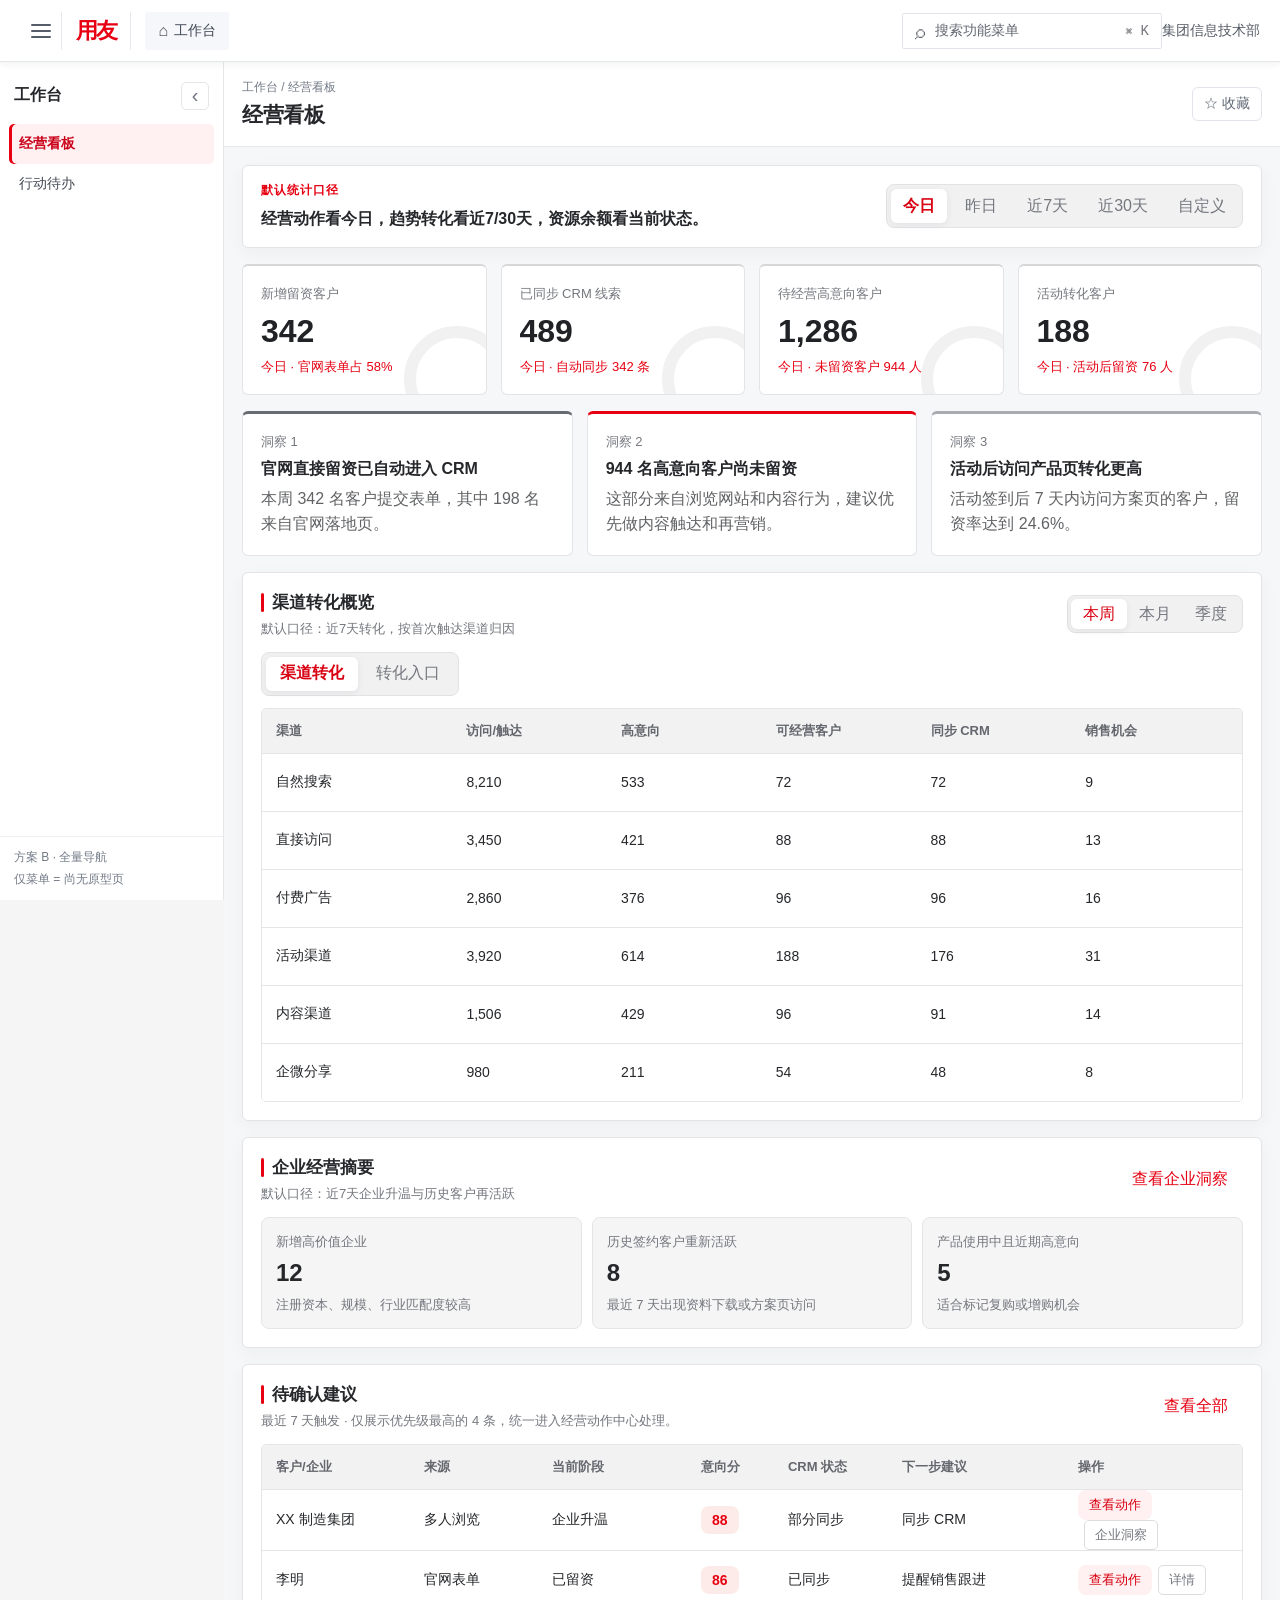
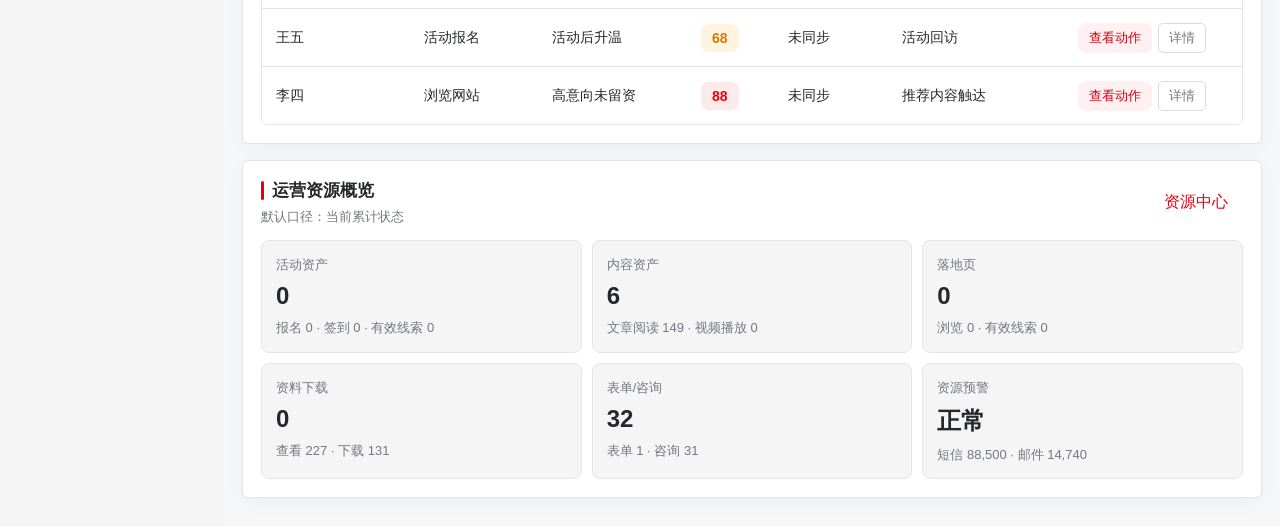
<file: archive/v2.0.0/navigation-mega.html>
<!doctype html>
<html lang="zh-CN">
  <head>
    <meta charset="UTF-8" />
    <meta name="viewport" content="width=device-width, initial-scale=1.0" />
    <title>Marketing Cloud 一期原型 · 全量导航方案</title>
    <link rel="stylesheet" href="./styles.css" />
    <link rel="stylesheet" href="./sms.css" />
    <link rel="stylesheet" href="./email.css" />
    <link rel="stylesheet" href="./outreach.css" />
    <link rel="stylesheet" href="./channels.css" />
    <link rel="stylesheet" href="./admin.css" />
      <link rel="stylesheet" href="./customer-expression.css" />
    <link rel="stylesheet" href="./navigation.css" />
    <link rel="stylesheet" href="./navigation-mega.css" />
  </head>
  <body class="mk-mega-layout">
    <header class="mk-global-header">
      <button class="mk-all-trigger" id="mkAllOpen" aria-haspopup="dialog" aria-label="打开全部功能" title="全部功能">
        <span aria-hidden="true"></span>
      </button>
      <a class="mk-logo" href="#dashboard" aria-label="用友 Marketing Cloud 首页"><span>用友</span></a>
      <a class="mk-home-link" href="#dashboard"><span aria-hidden="true">⌂</span> 工作台</a>
      <button class="mk-search-trigger" id="mkSearchOpen"><span>⌕</span> 搜索功能菜单 <kbd>⌘ K</kbd></button>
      <span class="mk-org">集团信息技术部</span>
    </header>
    <aside class="mk-navigation" aria-label="平台导航">
      
      <section class="mk-secondary" aria-label="当前模块功能">
        <div class="mk-secondary-head"><h2 id="mkModuleTitle">工作台</h2><button id="mkCollapse" aria-label="收起功能导航" aria-expanded="true" title="收起功能导航">‹</button></div>
        <div id="mkSecondary"></div>
        <div class="mk-nav-foot"><span>方案 B · 全量导航</span><span>仅菜单 = 尚无原型页</span></div>
      </section>
    </aside>
    <button class="mk-expand" id="mkExpand" aria-label="展开功能导航" hidden>›</button>
    <main class="app-shell">
      <header class="topbar mk-context">
        <div><nav id="mkBreadcrumb" aria-label="当前位置"></nav><h2 id="pageTitle">经营看板</h2></div>
        <button id="mkFavorite" class="mk-favorite" aria-pressed="false">☆ 收藏</button>
      </header>
      <nav id="mkContextTabs" class="mk-context-tabs" aria-label="当前功能视图" hidden></nav>
      <section class="page" id="smsManagement"></section>
      <section class="page" id="smsTemplates"></section>
      <section class="page" id="emailManagement"></section>
      <section class="page" id="emailTemplates"></section>
      <section class="page" id="automation"></section>
      <section class="page" id="wechatMarketing"></section>
      <section class="page" id="employeeMarketing"></section>
      <section class="page" id="shareRanking"></section>
      <section class="page" id="channels"></section>
      <section class="page" id="channelCategories"></section>
      <section class="page" id="organizationManagement"></section>
      <section class="page" id="accountManagement"></section>
      <section class="page" id="roleManagement"></section>
      <section class="page active" id="contentCenter">
        <div class="content-center-hero">
          <div>
            <span class="eyebrow">内容中心</span>
            <h3>内容工作台</h3>
            <p>创建、管理和复用营销内容，让常用能力更近、低频能力按场景查找。</p>
          </div>
          <div class="content-create-wrap">
            <button class="primary-button" id="contentCreateButton" aria-expanded="false">＋ 新建内容 <span aria-hidden="true">⌄</span></button>
            <div class="content-create-menu" id="contentCreateMenu" hidden>
              <button data-content-section="articles">新建文章</button>
              <button data-content-section="forms">新建表单</button>
              <button data-content-section="surveys">新建问卷</button>
              <button data-content-section="resources">上传资料</button>
              <button data-content-section="videos">上传视频</button>
            </div>
          </div>
        </div>

        <nav class="content-local-nav" aria-label="内容中心功能导航">
          <div class="content-nav-group frequent">
            <span>内容快捷入口</span>
            <button data-content-section="articles"><i>文</i><span><b>文章</b><small>428 篇内容</small><em>12 篇未上架官网</em></span></button>
            <button data-content-section="forms"><i>表</i><span><b>表单</b><small>18 个正在收集</small><em>近30天转线索 428</em></span></button>
            <button data-content-section="surveys"><i>问</i><span><b>问卷</b><small>34 份问卷</small><em>8 份正在收集</em></span></button>
            <button data-content-section="resources"><i>资</i><span><b>资料</b><small>316 份资料</small><em>15 份未上架官网</em></span></button>
            <button data-content-section="videos"><i>视</i><span><b>视频</b><small>186 个视频</small><em>10 个未上架官网</em></span></button>
            <button data-jump="landingPages"><i>页</i><span><b>落地页</b><small>48 个页面</small><em>6 个尚未上线</em></span></button>
            <div class="content-more-shortcut">
              <button id="contentMoreShortcut" aria-expanded="false" aria-controls="contentMoreDropdown"><i>•••</i><span><b>更多模块</b><small>产品、方案与案例</small><em>点击展开全部模块</em></span></button>
            </div>
            <div class="content-more-dropdown" id="contentMoreDropdown" hidden>
              <div class="content-more-dropdown-head"><strong>更多内容类型</strong><span>低频模块按业务场景集中展示</span></div>
              <button data-content-section="aggregations"><i>聚</i><span><b>聚合页</b><small>专题内容入口</small></span></button>
              <button data-content-section="posters"><i>海</i><span><b>海报</b><small>活动传播与分享</small></span></button>
              <button data-content-section="products"><i>产</i><span><b>产品</b><small>产品介绍素材</small></span></button>
              <button data-content-section="solutions"><i>方</i><span><b>解决方案</b><small>行业与领域方案</small></span></button>
              <button data-content-section="cases"><i>案</i><span><b>客户案例</b><small>客户成功实践</small></span></button>
              <button data-content-section="customerWall"><i>墙</i><span><b>客户墙</b><small>客户品牌背书</small></span></button>
            </div>
          </div>
        </nav>

        <section class="content-overview" id="contentOverview"></section>

        <section class="work-area content-section-panel" id="contentSectionPanel" hidden>
          <div class="content-section-head"><button class="back-button" id="backToContentOverview">← 返回内容工作台</button><div><nav class="content-breadcrumb" aria-label="面包屑"><span>内容中心</span><i>/</i><span id="contentSectionGroup">内容资产</span><i>/</i><strong id="contentSectionCrumb">文章</strong></nav><h3 id="contentSectionTitle">文章管理</h3><p id="contentSectionDescription">统一创建、发布和复用营销文章。</p></div><div class="content-section-actions"><button class="ghost-button article-ai-create" id="articleAiCreate" hidden>AI ✦ 生成文章</button><button class="primary-button" id="contentSectionCreate">＋ 新建文章</button></div></div>
          <nav class="content-view-tabs" id="contentViewTabs" aria-label="模块管理视图"></nav>
          <div class="content-section-filter" id="contentSectionFilter"><div id="contentPublishScope" role="group" aria-label="发布范围"><span>发布范围</span><button class="active">全部</button><button>本人发布</button><button>所在组织发布</button><button>其他组织发布</button></div><div id="contentSearchRow"><label class="search-input-wrap"><i aria-hidden="true">⌕</i><input id="contentKeywordFilter" type="search" placeholder="请输入关键字" /></label><select data-content-filter-field="category"><option>全部分类</option><option>行业洞察</option><option>产品动态</option><option>品牌资讯</option></select><select data-content-filter-field="status"><option>全部状态</option><option>已上架</option><option>未上架</option><option>草稿</option></select><select data-content-filter-field="type" hidden><option>全部类型</option><option>SEO</option><option>GEO</option></select><button class="primary-button">搜索</button><button class="ghost-button" id="contentAdvancedToggle" data-content-filter-field="advanced" aria-expanded="false">高级筛选⌄</button><button class="ghost-button" data-content-filter-field="reset">重置</button></div><div class="content-article-advanced" id="contentArticleAdvanced" hidden><label><span>行业</span><select><option>全部行业</option><option>制造</option><option>消费品</option><option>企业服务</option></select></label><label><span>领域</span><select><option>全部领域</option><option>数智营销</option><option>财务</option><option>人力</option></select></label><label><span>上架官网</span><select><option>全部</option><option>已上架</option><option>未上架</option></select></label><label><span>来源</span><select><option>全部来源</option><option>AI</option><option>人工</option></select></label><label><span>创建时间</span><span class="content-date-range"><input type="date" /><i>至</i><input type="date" /></span></label></div></div>
          <div class="content-list-head" id="contentListHead"><span>标题</span><span>类型 / 状态</span><span>发布人</span><span>更新时间</span><span>操作</span></div>
          <div class="content-list" id="contentSectionList"></div>
        </section>

        <section class="content-more-panel" id="contentMorePanel" hidden>
          <div class="content-more-head"><button class="back-button" id="backFromContentMore">← 返回内容工作台</button><span class="eyebrow">低频能力集中管理</span><h3>更多内容</h3><p>按业务场景选择内容类型，避免所有功能长期占据主导航。</p></div>
          <div class="content-more-groups">
            <section class="work-area"><h3>品牌与传播</h3><div><button><i>海</i><span><b>海报</b><small>活动传播与专属二维码海报</small></span></button><button><i>聚</i><span><b>聚合页</b><small>组合多种内容形成专题入口</small></span></button></div></section>
            <section class="work-area"><h3>业务素材</h3><div><button><i>产</i><span><b>产品</b><small>产品介绍和能力资料</small></span></button><button><i>方</i><span><b>解决方案</b><small>行业及领域解决方案</small></span></button><button><i>案</i><span><b>客户案例</b><small>客户实践与成功案例</small></span></button><button><i>墙</i><span><b>客户墙</b><small>客户品牌与行业背书</small></span></button></div></section>
          </div>
        </section>
      </section>

      <section class="page" id="moduleManagement">
        <div class="module-page-intro">
          <div>
            <span class="eyebrow">内容中心 / 页面与承接 / 落地页</span>
            <h3>内容模块</h3>
            <p>按发布归属快速定位模板，也可以组合模板类型、来源和名称进行精确搜索。</p>
          </div>
          <button class="primary-button" id="createModuleButton">＋ 新建模板</button>
        </div>
        <nav class="landing-manage-tabs" aria-label="落地页管理导航">
          <button data-landing-tab="landingPages">落地页列表</button>
          <button data-landing-tab="landingCategories">分类管理</button>
          <button class="active" data-landing-tab="moduleManagement">内容模块</button>
        </nav>

        <section class="work-area module-filter-panel" aria-label="模块筛选">
          <div class="organization-filter" role="group" aria-label="发布范围">
            <span class="filter-label">发布范围</span>
            <button class="active" data-organization="all">全部 <b>10</b></button>
            <button data-organization="mine">本人发布 <b>3</b></button>
            <button data-organization="current">所在组织发布 <b>5</b></button>
            <button data-organization="other">其他组织发布 <b>2</b></button>
          </div>
          <div class="module-advanced-filter">
            <label>
              <span>模板类型</span>
              <select id="moduleTypeFilter">
                <option value="all">全部类型</option>
                <option value="page">页面模板</option>
                <option value="component">组件模板</option>
              </select>
            </label>
            <label>
              <span>模板来源</span>
              <select id="moduleSourceFilter">
                <option value="all">全部来源</option>
                <option value="服务价值">服务价值</option>
                <option value="AI 融入核心业务">AI 融入核心业务</option>
                <option value="图片轮播图">图片轮播图</option>
                <option value="智能诊断">智能诊断</option>
                <option value="价值分析">价值分析</option>
              </select>
            </label>
            <label class="module-search-field">
              <span>名称搜索</span>
              <span class="search-input-wrap"><i aria-hidden="true">⌕</i><input id="moduleNameSearch" type="search" placeholder="输入模板名称" autocomplete="off" /></span>
            </label>
            <button class="primary-button" id="searchModuleFilters">搜索</button>
            <button class="ghost-button module-reset" id="resetModuleFilters">重置</button>
          </div>
        </section>

        <section class="work-area module-list-panel">
          <div class="section-head module-list-head">
            <div>
              <h3>模板列表</h3>
            </div>
            <span class="module-permission-note"><i>✓</i> 仅本人及所在组织模板可编辑</span>
          </div>
          <div class="table module-table" id="moduleTable">
            <div class="table-row table-head">
              <span>终端</span><span>模板类型</span><span>模板来源</span><span>名称</span><span>引用权限</span><span>发布人</span><span>所在机构</span><span>更新时间</span><span>操作</span>
            </div>
            <div class="table-row module-data-row" data-organization="current" data-type="component" data-source="服务价值" data-name="服务价值">
              <span><b class="terminal-badge">WEB</b></span><span><b class="type-badge component">组件模板</b></span><span>服务价值</span><span><strong>服务价值</strong><small>标准服务价值展示模块</small></span><span><b class="access-badge">可编辑</b></span><span>大服务行业</span><span>高端BG</span><span>08-28 16:59</span><span><button class="text-button">编辑</button><button class="row-more" aria-label="更多操作">···</button></span>
            </div>
            <div class="table-row module-data-row" data-organization="mine" data-type="component" data-source="服务价值" data-name="服务价值精简版">
              <span><b class="terminal-badge">WEB</b></span><span><b class="type-badge component">组件模板</b></span><span>服务价值</span><span><strong>服务价值精简版</strong><small>适用于轻量落地页</small></span><span><b class="access-badge">可编辑</b></span><span>陈玉琴</span><span>高端BG</span><span>08-28 16:56</span><span><button class="text-button">编辑</button><button class="row-more" aria-label="更多操作">···</button></span>
            </div>
            <div class="table-row module-data-row" data-organization="mine" data-type="component" data-source="AI 融入核心业务" data-name="智能体-陈玉琴">
              <span><b class="terminal-badge">WEB</b></span><span><b class="type-badge component">组件模板</b></span><span>AI 融入核心业务</span><span><strong>智能体-陈玉琴</strong><small>核心业务智能体介绍</small></span><span><b class="access-badge">可编辑</b></span><span>陈玉琴</span><span>高端BG</span><span>08-26 18:21</span><span><button class="text-button">编辑</button><button class="row-more" aria-label="更多操作">···</button></span>
            </div>
            <div class="table-row module-data-row" data-organization="other" data-type="component" data-source="图片轮播图" data-name="图片轮播图">
              <span><b class="terminal-badge">WEB</b></span><span><b class="type-badge component">组件模板</b></span><span>图片轮播图</span><span><strong>图片轮播图</strong><small>多图自动轮播模块</small></span><span><b class="access-badge view">可引用</b></span><span>刘聪聪</span><span>超级版事业部</span><span>07-17 09:10</span><span><button class="text-button">预览</button><button class="row-more" aria-label="更多操作">···</button></span>
            </div>
            <div class="table-row module-data-row" data-organization="current" data-type="page" data-source="" data-name="YonIMP 用友智能监控平台">
              <span><b class="terminal-badge">WEB</b></span><span><b class="type-badge page">页面模板</b></span><span><em class="empty-value">未设置</em></span><span><strong>YonIMP｜用友智能监控平台</strong><small>产品专题页面</small></span><span><b class="access-badge">可编辑</b></span><span>杨晨</span><span>客户成功支持服务</span><span>07-07 12:52</span><span><button class="text-button">编辑</button><button class="row-more" aria-label="更多操作">···</button></span>
            </div>
            <div class="table-row module-data-row" data-organization="current" data-type="page" data-source="" data-name="YonIMP 用友智能监控平台 V2">
              <span><b class="terminal-badge">WEB</b></span><span><b class="type-badge page">页面模板</b></span><span><em class="empty-value">未设置</em></span><span><strong>YonIMP｜用友智能监控平台 V2</strong><small>产品专题页面迭代版</small></span><span><b class="access-badge">可编辑</b></span><span>杨晨</span><span>客户成功支持服务</span><span>07-07 12:45</span><span><button class="text-button">编辑</button><button class="row-more" aria-label="更多操作">···</button></span>
            </div>
            <div class="table-row module-data-row" data-organization="current" data-type="component" data-source="智能诊断" data-name="智能诊断">
              <span><b class="terminal-badge">WEB</b></span><span><b class="type-badge component">组件模板</b></span><span>智能诊断</span><span><strong>智能诊断</strong><small>智能诊断结果展示</small></span><span><b class="access-badge">可编辑</b></span><span>杨晨</span><span>客户成功支持服务</span><span>07-07 12:41</span><span><button class="text-button">编辑</button><button class="row-more" aria-label="更多操作">···</button></span>
            </div>
            <div class="table-row module-data-row" data-organization="mine" data-type="component" data-source="价值分析" data-name="价值分析">
              <span><b class="terminal-badge">WEB</b></span><span><b class="type-badge component">组件模板</b></span><span>价值分析</span><span><strong>价值分析</strong><small>业务价值多维分析</small></span><span><b class="access-badge">可编辑</b></span><span>陈玉琴</span><span>高端BG</span><span>07-07 12:40</span><span><button class="text-button">编辑</button><button class="row-more" aria-label="更多操作">···</button></span>
            </div>
            <div class="table-row module-data-row" data-organization="current" data-type="component" data-source="价值分析" data-name="价值分析看板">
              <span><b class="terminal-badge">WEB</b></span><span><b class="type-badge component">组件模板</b></span><span>价值分析</span><span><strong>价值分析看板</strong><small>指标卡与图表组合</small></span><span><b class="access-badge">可编辑</b></span><span>杨晨</span><span>客户成功支持服务</span><span>07-07 11:05</span><span><button class="text-button">编辑</button><button class="row-more" aria-label="更多操作">···</button></span>
            </div>
            <div class="table-row module-data-row" data-organization="other" data-type="page" data-source="价值分析" data-name="价值分析专题页">
              <span><b class="terminal-badge">WEB</b></span><span><b class="type-badge page">页面模板</b></span><span>价值分析</span><span><strong>价值分析专题页</strong><small>完整价值分析落地页</small></span><span><b class="access-badge view">可引用</b></span><span>杨晨</span><span>客户成功支持服务</span><span>07-07 11:04</span><span><button class="text-button">预览</button><button class="row-more" aria-label="更多操作">···</button></span>
            </div>
            <div class="module-empty-state" id="moduleEmptyState" hidden>
              <i>⌕</i><strong>没有找到匹配的模板</strong><span>尝试调整发布范围、类型或搜索关键词</span><button class="text-button" id="emptyResetModuleFilters">清空筛选条件</button>
            </div>
          </div>
          <div class="module-pagination">
            <span id="modulePaginationText">显示 1–10，共 10 条</span>
            <div><button disabled>‹</button><button class="active">1</button><button disabled>›</button></div>
          </div>
        </section>
      </section>

      <section class="page" id="dashboard">
        <div class="dashboard-timebar">
          <div>
            <span class="eyebrow">默认统计口径</span>
            <strong id="dashboardDateNote">经营动作看今日，趋势转化看近7/30天，资源余额看当前状态。</strong>
          </div>
          <div class="time-filter" aria-label="看板时间筛选">
            <button class="active" data-range="今日">今日</button>
            <button data-range="昨日">昨日</button>
            <button data-range="近7天">近7天</button>
            <button data-range="近30天">近30天</button>
            <button data-range="自定义">自定义</button>
          </div>
        </div>

        <div class="metric-grid">
          <article class="metric">
            <span>新增留资客户</span>
            <strong>342</strong>
            <em>今日 · 官网表单占 58%</em>
          </article>
          <article class="metric">
            <span>已同步 CRM 线索</span>
            <strong>489</strong>
            <em>今日 · 自动同步 342 条</em>
          </article>
          <article class="metric">
            <span>待经营高意向客户</span>
            <strong>1,286</strong>
            <em>今日 · 未留资客户 944 人</em>
          </article>
          <article class="metric">
            <span>活动转化客户</span>
            <strong>188</strong>
            <em>今日 · 活动后留资 76 人</em>
          </article>
        </div>

        <div class="insight-strip">
          <article class="insight accent-blue">
            <span>洞察 1</span>
            <strong>官网直接留资已自动进入 CRM</strong>
            <p>本周 342 名客户提交表单，其中 198 名来自官网落地页。</p>
          </article>
          <article class="insight accent-green">
            <span>洞察 2</span>
            <strong>944 名高意向客户尚未留资</strong>
            <p>这部分来自浏览网站和内容行为，建议优先做内容触达和再营销。</p>
          </article>
          <article class="insight accent-orange">
            <span>洞察 3</span>
            <strong>活动后访问产品页转化更高</strong>
            <p>活动签到后 7 天内访问方案页的客户，留资率达到 24.6%。</p>
          </article>
        </div>

        <section class="work-area source-overview">
          <div class="section-head">
            <div>
              <h3 id="conversionTitle">渠道转化概览</h3>
              <span class="module-scope" id="conversionScope">默认口径：近7天转化，按首次触达渠道归因</span>
            </div>
            <div class="segmented">
              <button class="active">本周</button>
              <button>本月</button>
              <button>季度</button>
            </div>
          </div>
          <div class="conversion-tabs" aria-label="转化分析维度">
            <button class="active" data-conversion-tab="channel">渠道转化</button>
            <button data-conversion-tab="entry">转化入口</button>
          </div>
          <div class="table source-table conversion-panel active" id="channelConversion">
            <div class="table-row table-head">
              <span>渠道</span>
              <span>访问/触达</span>
              <span>高意向</span>
              <span>可经营客户</span>
              <span>同步 CRM</span>
              <span>销售机会</span>
            </div>
            <div class="table-row">
              <span>自然搜索</span>
              <span>8,210</span>
              <span>533</span>
              <span>72</span>
              <span>72</span>
              <span>9</span>
            </div>
            <div class="table-row">
              <span>直接访问</span>
              <span>3,450</span>
              <span>421</span>
              <span>88</span>
              <span>88</span>
              <span>13</span>
            </div>
            <div class="table-row">
              <span>付费广告</span>
              <span>2,860</span>
              <span>376</span>
              <span>96</span>
              <span>96</span>
              <span>16</span>
            </div>
            <div class="table-row">
              <span>活动渠道</span>
              <span>3,920</span>
              <span>614</span>
              <span>188</span>
              <span>176</span>
              <span>31</span>
            </div>
            <div class="table-row">
              <span>内容渠道</span>
              <span>1,506</span>
              <span>429</span>
              <span>96</span>
              <span>91</span>
              <span>14</span>
            </div>
            <div class="table-row">
              <span>企微分享</span>
              <span>980</span>
              <span>211</span>
              <span>54</span>
              <span>48</span>
              <span>8</span>
            </div>
          </div>
          <div class="table entry-table conversion-panel" id="entryConversion">
            <div class="table-row table-head">
              <span>转化入口</span>
              <span>留资人数</span>
              <span>有效留资</span>
              <span>同步 CRM</span>
              <span>销售机会</span>
              <span>转化率</span>
            </div>
            <div class="table-row">
              <span>官网表单</span>
              <span>198</span>
              <span>186</span>
              <span>186</span>
              <span>24</span>
              <span>8.6%</span>
            </div>
            <div class="table-row">
              <span>落地页表单</span>
              <span>144</span>
              <span>132</span>
              <span>132</span>
              <span>18</span>
              <span>11.2%</span>
            </div>
            <div class="table-row">
              <span>活动报名</span>
              <span>188</span>
              <span>176</span>
              <span>176</span>
              <span>31</span>
              <span>24.6%</span>
            </div>
            <div class="table-row">
              <span>资料下载</span>
              <span>96</span>
              <span>91</span>
              <span>91</span>
              <span>14</span>
              <span>18.4%</span>
            </div>
            <div class="table-row">
              <span>咨询表单</span>
              <span>31</span>
              <span>29</span>
              <span>29</span>
              <span>6</span>
              <span>32.1%</span>
            </div>
          </div>
        </section>

        <section class="work-area account-summary-panel">
          <div class="section-head">
            <div>
              <h3>企业经营摘要</h3>
              <span class="module-scope">默认口径：近7天企业升温与历史客户再活跃</span>
            </div>
            <button class="text-button" data-jump="account">查看企业洞察</button>
          </div>
          <div class="account-summary-grid">
            <article>
              <span>新增高价值企业</span>
              <strong>12</strong>
              <p>注册资本、规模、行业匹配度较高</p>
            </article>
            <article>
              <span>历史签约客户重新活跃</span>
              <strong>8</strong>
              <p>最近 7 天出现资料下载或方案页访问</p>
            </article>
            <article>
              <span>产品使用中且近期高意向</span>
              <strong>5</strong>
              <p>适合标记复购或增购机会</p>
            </article>
          </div>
        </section>

        <section class="work-area">
          <div class="section-head">
            <div>
              <h3>待确认建议</h3>
              <span class="module-scope">最近 7 天触发 · 仅展示优先级最高的 4 条，统一进入经营动作中心处理。</span>
            </div>
            <button class="text-button">查看全部</button>
          </div>
          <div class="table dashboard-action-table">
            <div class="table-row table-head">
              <span>客户/企业</span>
              <span>来源</span>
              <span>当前阶段</span>
              <span>意向分</span>
              <span>CRM 状态</span>
              <span>下一步建议</span>
              <span>操作</span>
            </div>
            <div class="table-row">
              <span>XX 制造集团</span>
              <span>多人浏览</span>
              <span>企业升温</span>
              <span><b class="score high">88</b></span>
              <span>部分同步</span>
              <span>同步 CRM</span>
              <span><button class="mini-button" data-jump="actions">查看动作</button><button class="mini-ghost" data-jump="companies">企业洞察</button></span>
            </div>
            <div class="table-row">
              <span>李明</span>
              <span>官网表单</span>
              <span>已留资</span>
              <span><b class="score high">86</b></span>
              <span>已同步</span>
              <span>提醒销售跟进</span>
              <span><button class="mini-button" data-jump="actions">查看动作</button><button class="mini-ghost">详情</button></span>
            </div>
            <div class="table-row">
              <span>王五</span>
              <span>活动报名</span>
              <span>活动后升温</span>
              <span><b class="score mid">68</b></span>
              <span>未同步</span>
              <span>活动回访</span>
              <span><button class="mini-button" data-jump="actions">查看动作</button><button class="mini-ghost">详情</button></span>
            </div>
            <div class="table-row">
              <span>李四</span>
              <span>浏览网站</span>
              <span>高意向未留资</span>
              <span><b class="score high">88</b></span>
              <span>未同步</span>
              <span>推荐内容触达</span>
              <span><button class="mini-button" data-jump="actions">查看动作</button><button class="mini-ghost">详情</button></span>
            </div>
          </div>
        </section>

        <div class="dashboard-support-grid single">
          <section class="work-area resource-overview">
            <div class="section-head">
              <div>
                <h3>运营资源概览</h3>
                <span class="module-scope">默认口径：当前累计状态</span>
              </div>
              <button class="text-button">资源中心</button>
            </div>
            <div class="resource-grid">
              <article>
                <span>活动资产</span>
                <strong>0</strong>
                <p>报名 0 · 签到 0 · 有效线索 0</p>
              </article>
              <article>
                <span>内容资产</span>
                <strong>6</strong>
                <p>文章阅读 149 · 视频播放 0</p>
              </article>
              <article>
                <span>落地页</span>
                <strong>0</strong>
                <p>浏览 0 · 有效线索 0</p>
              </article>
              <article>
                <span>资料下载</span>
                <strong>0</strong>
                <p>查看 227 · 下载 131</p>
              </article>
              <article>
                <span>表单/咨询</span>
                <strong>32</strong>
                <p>表单 1 · 咨询 31</p>
              </article>
              <article>
                <span>资源预警</span>
                <strong>正常</strong>
                <p>短信 88,500 · 邮件 14,740</p>
              </article>
            </div>
          </section>
        </div>
      </section>

      <section class="page" id="layers">
        <section class="unified-filter-panel" aria-label="客户筛选">
          <div class="unified-filter-fields intent-filter-grid">
            <label class="unified-filter-field"><span>行业</span><select id="intentIndustryFilter"><option>全部行业</option><option>制造业</option><option>医疗</option><option>金融</option></select></label>
            <label class="unified-filter-field"><span>意向等级</span><select id="intentLevelSelect"><option value="high">高意向</option><option value="mid">中意向</option><option value="low">低意向</option><option value="silent">沉默客户</option></select></label>
            <div class="unified-filter-actions intent-filter-actions">
              <button class="primary-button" id="intentApplyFilter">查询</button>
              <button class="ghost-button unified-advanced-toggle" id="intentAdvancedButton" aria-expanded="false" aria-controls="intentAdvancedFilters">高级筛选 <span aria-hidden="true">⌄</span></button>
              <button class="ghost-button unified-reset">重置</button>
            </div>
          </div>
          <div class="unified-filter-advanced" id="intentAdvancedFilters"><div class="unified-filter-fields intent-advanced-grid"><label class="unified-filter-field"><span>地区</span><select id="intentRegionFilter"><option value="">全部地区</option><option>华东</option><option>华南</option><option>华北</option></select></label><label class="unified-filter-field"><span>行为时间</span><select id="intentRangeFilter"><option value="">不限时间</option><option value="7">最近 7 天</option><option value="30">最近 30 天</option><option value="90">最近 90 天</option></select></label></div></div>
        </section>

        <div class="intent-level-overview" aria-label="客户意向等级">
          <button class="intent-level-card high active" data-intent-level="high"><span>高意向</span><strong>80-100 分</strong><em>建议优先经营或提醒销售</em><b>486 人</b></button>
          <button class="intent-level-card mid" data-intent-level="mid"><span>中意向</span><strong>50-79 分</strong><em>建议持续内容与活动培育</em><b>1,903 人</b></button>
          <button class="intent-level-card low" data-intent-level="low"><span>低意向</span><strong>20-49 分</strong><em>建议轻量内容触达</em><b>4,216 人</b></button>
          <button class="intent-level-card silent" data-intent-level="silent"><span>沉默客户</span><strong>0-19 分</strong><em>建议召回或暂缓经营</em><b>8,640 人</b></button>
        </div>

        <section class="work-area">
          <div class="section-head">
            <div><h3 id="intentListTitle">高意向客户</h3><span class="module-scope" id="intentListScope">80-100 分 · 近期出现明确产品兴趣或转化行为</span></div>
            <span class="intent-rule-version">评分规则 V1.0 · 更新于今日 08:00</span>
          </div>
          <div class="intent-action-guide high" id="intentActionGuide"><strong>下一步建议</strong><span>未进入 CRM：同步为线索</span><span>已有销售跟进：提醒销售关注最新行为</span><span>多人同企业活跃：查看企业洞察</span></div>
          <div class="table customer-table" id="intentCustomerTable">
            <div class="table-row table-head">
              <span>客户名称</span><span>所属企业</span><span>行业</span><span>意向分</span><span>最近行为</span><span>CRM 状态</span><span>下一步建议</span>
            </div>
            <div class="table-row intent-customer-row">
              <span><button class="inline-link" data-jump="profileTags">张三</button></span><span>XX 制造集团</span><span>制造业</span><span><b class="score high">94</b></span><span>下载制造业白皮书</span><span>待企业同步</span><span><button class="mini-button next-action-button" data-action-kind="account-crm" data-action-target="XX 制造集团" data-action-score="94" data-action-reason="张三与同企业另外 2 名活跃人员已合并为一条企业 CRM 同步动作。">处理建议</button></span>
            </div>
            <div class="table-row intent-customer-row">
              <span><button class="inline-link" data-jump="profileTags">陈洁</button></span><span>海川医疗</span><span>医疗</span><span><b class="score high">83</b></span><span>访问价格页</span><span>已有线索</span><span><button class="mini-button next-action-button" data-action-kind="sales" data-action-target="陈洁 / 海川医疗" data-action-score="83" data-action-reason="访问价格页，CRM 已有线索，优先通知销售而非继续营销触达">处理建议</button></span>
            </div>
          </div>
        </section>
      </section>

      <section class="page" id="users">
        <section class="work-area group-console">
          <div class="group-toolbar">
            <div>
              <h3>用户列表</h3>
              <span class="module-scope">统一查看用户基础信息、身份、标签和经营资格；客户意向判断请进入意向分层。</span>
            </div>
            <button class="primary-button">添加用户</button>
          </div>
          <section class="unified-filter-panel embedded" aria-label="用户筛选">
            <div class="unified-filter-fields user-filter-grid">
              <label class="unified-filter-field keyword"><span>用户搜索</span><span class="search-input-wrap"><i aria-hidden="true">⌕</i><input id="userKeyword" type="search" placeholder="搜索姓名、手机号、邮箱或所属企业" /></span></label>
              <label class="unified-filter-field"><span>用户身份</span><select id="userIdentityFilter"><option value="">全部身份</option><option>客户</option><option>内部员工</option></select></label>
              <label class="unified-filter-field"><span>用户状态</span><select id="userStatusFilter"><option value="">全部状态</option><option>可经营</option><option>已排除</option></select></label>
              <div class="unified-filter-actions">
                <button class="primary-button" id="userSearchButton">搜索</button>
                <button class="ghost-button unified-advanced-toggle" id="userAdvancedButton" aria-expanded="false" aria-controls="userAdvancedFilters">高级筛选 <span aria-hidden="true">⌄</span></button>
                <button class="ghost-button unified-reset" id="userResetButton">重置</button>
              </div>
            </div>
            <div class="unified-filter-advanced" id="userAdvancedFilters">
              <div class="unified-filter-fields user-advanced-grid">
                <label class="unified-filter-field"><span>性别</span><select id="userGenderFilter"><option value="">全部性别</option><option>男</option><option>女</option><option>未知</option></select></label>
                <label class="unified-filter-field"><span>行业</span><select id="userIndustryFilter"><option value="">全部行业</option><option>制造业</option><option>医疗</option><option>数字科技</option></select></label>
                <label class="unified-filter-field"><span>地区</span><select id="userRegionFilter"><option value="">全部地区</option><option>华东</option><option>华南</option><option>华北</option></select></label>
                <label class="unified-filter-field"><span>来源渠道</span><select id="userSourceFilter"><option value="">全部渠道</option><option>落地页</option><option>活动报名</option><option>手动添加</option></select></label>
                <label class="unified-filter-field"><span>注册时间</span><select id="userRegisteredFilter"><option value="">全部时间</option><option value="7">最近 7 天</option><option value="30">最近 30 天</option><option value="90">最近 90 天</option></select></label>
                <label class="unified-filter-field"><span>最近活跃</span><select id="userActiveFilter"><option value="">不限时间</option><option value="0">今日</option><option value="7">最近 7 天</option><option value="30">最近 30 天</option></select></label>
              </div>
            </div>
          </section>
          <div class="table group-table user-list-table">
            <div class="table-row table-head"><span>姓名</span><span>所属企业</span><span>身份</span><span>职位</span><span>用户状态</span><span>最近活跃</span><span>标签</span><span>操作</span></div>
            <div class="table-row user-list-row" data-search="张三 XX制造集团 采购负责人 制造业 供应链云" data-identity="客户" data-status="可经营" data-gender="男" data-industry="制造业" data-region="华东" data-source="落地页" data-registered-days="12" data-active-days="2"><span>张三</span><span>XX 制造集团</span><span>客户</span><span>采购负责人</span><span>可经营</span><span>2 天前</span><span>制造业、供应链云</span><span class="user-row-actions"><button class="text-button" data-user-edit="张三">编辑</button><button class="text-button" data-jump="profileTags">查看画像</button></span></div>
            <div class="table-row user-list-row" data-search="陈洁 海川医疗 信息化经理 医疗 智能决策" data-identity="客户" data-status="可经营" data-gender="女" data-industry="医疗" data-region="华南" data-source="活动报名" data-registered-days="70" data-active-days="1"><span>陈洁</span><span>海川医疗</span><span>客户</span><span>信息化经理</span><span>可经营</span><span>1 天前</span><span>医疗、智能决策</span><span class="user-row-actions"><button class="text-button" data-user-edit="陈洁">编辑</button><button class="text-button" data-jump="profileTags">查看画像</button></span></div>
            <div class="table-row user-list-row" data-search="王五 用友网络科技股份有限公司 数智技术专家 数字营销 财务" data-identity="内部员工" data-status="已排除" data-gender="男" data-industry="数字科技" data-region="华北" data-source="手动添加" data-registered-days="260" data-active-days="0"><span>王五</span><span>用友网络科技股份有限公司</span><span>内部员工</span><span>数智技术专家</span><span>已排除</span><span>今日</span><span>数字营销、财务</span><span class="user-row-actions"><button class="text-button" data-user-edit="王五">编辑</button><button class="text-button" data-jump="profileTags">查看画像</button></span></div>
            <div class="content-list-empty" id="userEmptyState" hidden><b>没有找到匹配用户</b><span>请调整筛选条件后重试</span></div>
          </div>
        </section>
      </section>

      <section class="page" id="companies">
        <section class="work-area company-list-console">
          <div class="group-toolbar">
            <div>
              <h3>企业账户</h3>
              <span class="module-scope">识别优先经营企业，并将企业画像、活跃人员与关键行为同步给销售。</span>
            </div>
            <button class="ghost-button">导入公司</button>
          </div>
          <section class="unified-filter-panel embedded" aria-label="企业筛选">
            <div class="unified-filter-fields company-basic-filter">
              <label class="unified-filter-field keyword"><span>企业搜索</span><span class="search-input-wrap"><i aria-hidden="true">⌕</i><input id="companyKeyword" type="search" placeholder="输入公司名称、行业或产品关键词" /></span></label>
              <div class="unified-filter-actions">
                <button class="primary-button" id="companySearchButton">搜索</button>
                <button class="ghost-button unified-advanced-toggle" id="companyAdvancedButton" aria-expanded="false" aria-controls="companyAdvancedFilters">高级筛选 <span aria-hidden="true">⌄</span></button>
                <button class="ghost-button unified-reset">重置</button>
              </div>
            </div>
            <div class="unified-filter-advanced" id="companyAdvancedFilters">
              <div class="unified-filter-fields two-columns">
                <label class="unified-filter-field"><span>企业状态</span><select id="companyStatusFilter"><option value="">全部状态</option><option>高意向</option><option>升温</option><option>培育</option><option>低活跃</option></select></label>
                <label class="unified-filter-field"><span>CRM 状态</span><select id="companyCrmFilter"><option value="">全部状态</option><option>已建档</option><option>未建档</option><option>部分同步</option></select></label>
              </div>
            </div>
          </section>
          <div class="company-summary-row">
            <article><span>高意向企业</span><strong>73</strong></article>
            <article><span>近7天升温</span><strong>28</strong></article>
            <article><span>历史客户再活跃</span><strong>8</strong></article>
            <article><span>待同步 CRM 企业</span><strong>19</strong></article>
          </div>
          <div class="table company-list-table" id="companyListTable">
            <div class="table-row table-head">
              <span>公司名称</span>
              <span>企业意向分</span>
              <span>企业状态</span>
              <span>近7天变化</span>
              <span>用户人数</span>
              <span>参与活动人数</span>
              <span>在用产品</span>
              <span>最近签约</span>
              <span>累计签约</span>
              <span>行业</span>
              <span>CRM 状态</span>
              <span>销售交接建议</span>
            </div>
            <div class="table-row company-list-row" data-status="高意向" data-crm="已建档" data-search="西游记互联网科技公司 互联网 软件服务 NCCloud">
              <span>西游记互联网科技公司</span>
              <span><b class="score high">91</b></span>
              <span><b class="source-tag ai">高意向</b></span>
              <span class="up-change">+18</span>
              <span>2,345</span>
              <span>1,234</span>
              <span>NCCloud</span>
              <span>2023-12-15</span>
              <span>8次</span>
              <span>互联网/软件服务</span>
              <span>已建档</span>
              <span><button class="mini-button next-action-button" data-action-kind="account-opportunity" data-action-target="西游记互联网科技公司" data-action-score="91" data-action-reason="近 7 天企业意向上升 18 分，3 名关键人员持续活跃；企业已使用 NCCloud，出现智能决策系统增购信号。">标记机会</button><button class="mini-ghost" data-jump="account">查看洞察</button></span>
            </div>
            <div class="table-row company-list-row" data-status="升温" data-crm="部分同步" data-search="XX 制造集团 制造业">
              <span>XX 制造集团</span>
              <span><b class="score high">88</b></span>
              <span><b class="source-tag ai">升温</b></span>
              <span class="up-change">+15</span>
              <span>642</span>
              <span>86</span>
              <span>暂无</span>
              <span>-</span>
              <span>0次</span>
              <span>制造业</span>
              <span>部分同步</span>
              <span><button class="mini-button next-action-button" data-action-kind="account-crm" data-action-target="XX 制造集团" data-action-score="88" data-action-reason="近 7 天企业意向上升 15 分，3 名有效联系人持续访问产品方案与下载资料，CRM 仅完成部分同步。">同步 CRM</button><button class="mini-ghost" data-jump="account">查看洞察</button></span>
            </div>
            <div class="table-row company-list-row" data-status="培育" data-crm="已建档" data-search="海川医疗 医疗 智能决策系统">
              <span>海川医疗</span>
              <span><b class="score mid">76</b></span>
              <span><b class="source-tag">培育</b></span>
              <span class="up-change">+7</span>
              <span>318</span>
              <span>42</span>
              <span>智能决策系统</span>
              <span>2024-01-08</span>
              <span>2次</span>
              <span>医疗</span>
              <span>已建档</span>
              <span><button class="mini-button next-action-button" data-action-kind="account-update" data-action-target="海川医疗" data-action-score="76" data-action-reason="企业已在 CRM 建档，近 7 天新增 2 名活跃人员并集中关注智能决策系统，建议补充最新人员与行为动态。">更新 CRM 动态</button><button class="mini-ghost" data-jump="account">查看洞察</button></span>
            </div>
            <div class="table-row company-list-row" data-status="培育" data-crm="未建档" data-search="远航自动化 制造业">
              <span>远航自动化</span>
              <span><b class="score mid">67</b></span>
              <span><b class="source-tag">培育</b></span>
              <span class="down-change">-4</span>
              <span>205</span>
              <span>31</span>
              <span>暂无</span>
              <span>-</span>
              <span>0次</span>
              <span>制造业</span>
              <span>未建档</span>
              <span><button class="mini-button next-action-button" data-action-kind="account-crm" data-action-target="远航自动化" data-action-score="67" data-action-reason="已识别 2 名有效活跃人员，企业尚未在 CRM 建档；建议同步企业与人员信息，供销售判断是否跟进。">同步 CRM</button><button class="mini-ghost" data-jump="account">查看洞察</button></span>
            </div>
          </div>
          <div class="content-list-empty" id="companyEmptyState" hidden><b>没有找到匹配企业</b><span>请调整筛选条件后重试</span></div>
          <div class="pagination-row">
            <span>共 614 家</span>
            <select><option>10条/页</option><option>20条/页</option></select>
            <button class="ghost-button">上一页</button>
            <button class="primary-button">1</button>
            <button class="ghost-button">2</button>
            <button class="ghost-button">3</button>
            <button class="ghost-button">下一页</button>
          </div>
        </section>
      </section>

      <section class="page" id="customerProfile">
        <div class="customer-profile-hero">
          <div>
            <span class="eyebrow">客户维度</span>
            <h3>张三</h3>
            <p>采购负责人 · XX 制造集团 · 上海 · CRM 部分同步</p>
            <div class="customer-profile-flags">
              <b>外部客户</b>
              <b>关键角色</b>
              <b>可经营</b>
            </div>
          </div>
          <div class="customer-intent-score">
            <span>客户意向分</span>
            <strong>94</strong>
            <em>高意向</em>
          </div>
        </div>

        <section class="work-area customer-profile-summary">
          <div class="section-head">
            <div>
              <h3>客户经营摘要</h3>
              <span class="module-scope">更新于 2026-06-12 09:20 · 评分规则版本 v1.2</span>
            </div>
            <button class="ghost-button">查看评分明细</button>
          </div>
          <div class="customer-summary-grid">
            <article><span>所属企业</span><strong>XX 制造集团</strong><em>企业意向分 88</em></article>
            <article><span>职位角色</span><strong>采购负责人</strong><em>关键角色 · 决策影响人</em></article>
            <article><span>最近活跃</span><strong>2 天前</strong><em>下载制造业白皮书</em></article>
            <article><span>近 30 天行为</span><strong>48 次</strong><em>较上期增加 32%</em></article>
            <article><span>CRM 状态</span><strong>待企业同步</strong><em>已聚合张三等 3 名活跃人员</em></article>
            <article><span>下一步建议</span><strong>纳入企业 CRM 同步</strong><em>P0 · 与企业动作共用一条记录</em></article>
          </div>
        </section>

        <div class="customer-profile-layout">
          <section class="work-area">
            <div class="section-head">
              <div>
                <h3>基础画像</h3>
                <span class="module-scope">身份、联系方式和客户属性</span>
              </div>
            </div>
            <div class="profile-field-grid">
              <article><span>用户身份</span><strong>客户 · customer</strong></article>
              <article><span>手机</span><strong>138****6802</strong></article>
              <article><span>邮箱</span><strong>zhang***@example.com</strong></article>
              <article><span>部门</span><strong>采购与供应链中心</strong></article>
              <article><span>行业</span><strong>装备制造</strong></article>
              <article><span>客户来源</span><strong>自然搜索 · 官网</strong></article>
            </div>
          </section>

          <section class="work-area">
            <div class="section-head">
              <div>
                <h3>意向判断</h3>
                <span class="module-scope">规则计算，AI 负责解释原因</span>
              </div>
            </div>
            <div class="customer-intent-reason">
              <strong>近期采购意向明显上升</strong>
              <p>近 7 天连续访问解决方案和产品页，并下载制造业白皮书；所属企业同时有 3 名联系人活跃。</p>
              <div class="intent-reason-list">
                <span><b>+25</b> 下载白皮书</span>
                <span><b>+20</b> 多次访问解决方案页</span>
                <span><b>+15</b> 企业多人活跃</span>
                <span><b>+10</b> 关键角色加成</span>
              </div>
            </div>
          </section>
        </div>

        <div class="customer-profile-layout">
          <section class="work-area">
            <div class="section-head">
              <div>
                <h3>兴趣与关注</h3>
                <span class="module-scope">由近期内容行为聚合，用于内容推荐和分组</span>
              </div>
            </div>
            <div class="customer-interest-groups">
              <div><span>关注产品</span><div class="tag-cloud"><b>YonSuite</b><b>供应链云</b></div></div>
              <div><span>关注领域</span><div class="tag-cloud"><b>采购管理</b><b>业财一体化</b></div></div>
              <div><span>关注内容</span><div class="tag-cloud"><b>制造业案例</b><b>数字化转型</b></div></div>
            </div>
          </section>

          <section class="work-area">
            <div class="section-head">
              <div>
                <h3>最近关键行为</h3>
                <span class="module-scope">仅展示影响意向判断的高价值行为</span>
              </div>
            </div>
            <ol class="timeline customer-behavior-timeline">
              <li><time>6月10日</time><span>下载《制造业供应链数字化白皮书》</span></li>
              <li><time>6月9日</time><span>访问供应链解决方案页 3 次</span></li>
              <li><time>6月7日</time><span>查看 XX 制造行业客户案例</span></li>
              <li><time>6月3日</time><span>活动签到并观看直播 26 分钟</span></li>
            </ol>
          </section>
        </div>

        <section class="work-area customer-next-action">
          <div>
            <span class="eyebrow">下一步建议</span>
            <strong>纳入“XX 制造集团 · 同步 CRM”企业动作</strong>
            <p>张三与同企业另外 2 名活跃人员已聚合处理，不再生成一条重复的联系人同步任务。</p>
          </div>
          <div class="button-row">
            <button class="primary-button next-action-button" data-action-kind="account-crm" data-action-target="XX 制造集团" data-action-score="88" data-action-reason="张三与同企业另外 2 名活跃人员已聚合为一条企业 CRM 同步动作。">处理企业同步</button>
            <button class="ghost-button" data-jump="companies">查看企业账户</button>
          </div>
        </section>
      </section>

      <section class="page" id="profileTags">
        <div class="profile-tag-hero">
          <div>
            <span class="eyebrow">User Profile</span>
            <h3>用户画像</h3>
            <p>画像负责描述“这个人是谁、关注什么、最近做了什么”；客户意向分层负责判断是否值得经营及下一步动作。</p>
          </div>
          <div class="profile-tag-status">
            <span>经营资格</span>
            <strong>已排除</strong>
          </div>
        </div>

        <section class="work-area mk-profile-summary">
          <div class="section-head">
            <div>
              <h3>用户画像摘要</h3>
              <span class="module-scope">数据来自 GET /user/{yhtId}/profile，生成时间：2026-06-12 08:50。</span>
            </div>
            <button class="ghost-button">重新计算画像</button>
          </div>
          <div class="mk-summary-grid">
            <article><span>统一用户 ID</span><strong>bf70d7ce...49b4da</strong></article>
            <article><span>用户身份</span><strong>内部员工</strong><em>user_scope = internal_employee</em></article>
            <article><span>经营处理</span><strong>排除推荐</strong><em>不计入意向分层、转化统计和企业评分</em></article>
            <article><span>最近活跃</span><strong>0 天</strong><em>仅作行为新鲜度参考</em></article>
            <article><span>行为命中总次数</span><strong>197</strong><em>行为标签累计命中</em></article>
            <article><span>行为均分</span><strong>6</strong><em>近期行为热度偏低</em></article>
            <article><span>客户意向分</span><strong>--</strong><em>内部员工不计算 intent_score</em></article>
          </div>
        </section>

        <section class="work-area expression-module" aria-labelledby="expressionTitle">
          <div class="section-head"><div><h3 id="expressionTitle">客户表达 <span class="expression-count" id="expressionCount"></span></h3><span class="module-scope">客户在表单中的实际表达 · 按提交时间保留记录</span></div><button class="ghost-button" id="expressionAll">查看全部</button></div>
          <div class="expression-demo"><label for="expressionScenario">原型示例</label><select id="expressionScenario"><option value="customer">外部客户 · 张三</option><option value="employee">内部员工 · 王五</option><option value="empty">外部客户 · 暂无记录</option><option value="running">外部客户 · 正在整理</option><option value="failed">外部客户 · 整理失败</option><option value="validation_failed">外部客户 · 自动校验失败</option><option value="waiting_target">外部客户 · 待关联 CRM</option><option value="sync_failed">外部客户 · CRM 更新失败</option><option value="no_content">外部客户 · 未提供业务信息</option></select><span>一期示例数据 · 不执行真实 CRM 写入</span></div>
          <div id="expressionRecords" aria-live="polite"></div>
          <p class="expression-footnote">仅整理本次实际问答；CRM 字段展示最新有效表达，MK 保留完整历史。</p>
        </section>

        <div class="profile-tag-grid">
          <section class="work-area">
            <div class="section-head">
              <div>
                <h3>事实标签</h3>
                <span class="module-scope">来自 member 画像字段，不衰减，适合作为基础画像底座。</span>
              </div>
            </div>
            <div class="profile-field-grid">
              <article><span>身份</span><strong>员工 · internal_employee</strong></article>
              <article><span>公司</span><strong>用友网络科技股份有限公司</strong></article>
              <article><span>部门</span><strong>集团数智化部</strong></article>
              <article><span>职位</span><strong>BIP 数智技术专家</strong></article>
              <article><span>地区</span><strong>国内-北京市-海淀区</strong></article>
              <article><span>注册来源</span><strong>平台H5 · 微信绑定手机号</strong></article>
            </div>
          </section>

          <section class="work-area">
            <div class="section-head">
              <div>
                <h3>画像优化建议</h3>
                <span class="module-scope">基于当前接口数据现状，建议一期先做这些优化。</span>
              </div>
            </div>
            <div class="tag-rule-list">
              <div><b>身份与排除状态直接返回</b><span>接口输出 user_scope、is_excluded_from_recommendation 和 exclude_reason，前端不再从标签中推断。</span></div>
              <div><b>行为标签存在重复值</b><span>产品中“用友BIP”、规模中“大型企业”重复出现，建议同组标签按 value 合并，累加 hits 和 score。</span></div>
              <div><b>活跃指标只统计行为</b><span>行为活跃分不混入公司、职位、员工等事实标签；标签健康度仅用于技术诊断，不用于经营判断。</span></div>
              <div><b>不展示 lifecycle</b><span>画像页只展示“最近活跃时间”等客观指标，避免与客户意向分层和 CRM 客户阶段混淆。</span></div>
            </div>
          </section>
        </div>

        <section class="work-area">
          <div class="section-head">
            <div>
              <h3>行为标签 Top 分组</h3>
              <span class="module-scope">按产品、行业、领域、角色、场景等分组展示，每组取 Top 5。</span>
            </div>
            <button class="ghost-button">查看全部标签</button>
          </div>
          <div class="behavior-tag-grid">
            <article>
              <h4>产品</h4>
              <div class="tag-cloud"><b>YonSuite · 10</b><b>用友BIP · 10</b><b>YonBIP旗舰版 · 10</b><b>畅捷通 · 5</b></div>
            </article>
            <article>
              <h4>行业</h4>
              <div class="tag-cloud"><b>流程制造 · 10</b><b>消费品 · 10</b><b>服务业 · 10</b><b>中央企业 · 10</b><b>装备制造 · 10</b></div>
            </article>
            <article>
              <h4>领域</h4>
              <div class="tag-cloud"><b>人力云 · 10</b><b>财务云 · 10</b><b>供应链云 · 10</b><b>营销云 · 10</b><b>采购云 · 10</b></div>
            </article>
            <article>
              <h4>场景</h4>
              <div class="tag-cloud"><b>市场活动 · 10</b><b>方案沟通 · 10</b><b>销售打单 · 10</b><b>企业出海 · 10</b><b>交流会议 · 10</b></div>
            </article>
          </div>
        </section>

        <div class="profile-tag-grid">
          <section class="work-area">
            <div class="section-head">
              <div>
                <h3>兴趣标签</h3>
                <span class="module-scope">由行为标签聚合而来，适合内容推荐和分组圈选。</span>
              </div>
            </div>
            <div class="interest-meter-list">
              <div><span>数字营销</span><strong>100</strong><em style="width: 100%"></em></div>
              <div><span>财务</span><strong>100</strong><em style="width: 100%"></em></div>
            </div>
          </section>

          <section class="work-area">
            <div class="section-head">
              <div>
                <h3>客户意向分层</h3>
                <span class="module-scope">经营页面统一使用 intent_score 和 intent_level；lead_grade 仅作为历史兼容字段。</span>
              </div>
            </div>
            <div class="lead-explain">
              <strong>当前用户不参与客户意向评分</strong>
              <p>原因：用户身份为内部员工。画像和标签仍可保留用于数据审计，但不生成意向等级、推荐动作，也不进入客户及企业转化统计。</p>
              <div class="tag-cloud"><b>intent_score：--</b><b>intent_level：--</b><b>排除原因：内部员工</b></div>
            </div>
          </section>
        </div>

        <section class="work-area intent-score-reference">
          <div class="section-head">
            <div>
              <h3>外部客户意向评分口径</h3>
              <span class="module-scope">仅对具备经营资格的客户计算，评分规则独立于标签分值。</span>
            </div>
          </div>
          <div class="score-reference-grid">
            <article><span>行为价值</span><strong>浏览、下载、活动参与</strong><em>每条行为按发生时间衰减</em></article>
            <article><span>内容与路径</span><strong>产品、案例、方案、价格</strong><em>识别关注主题和采购深度</em></article>
            <article><span>转化动作</span><strong>表单、落地页、报名、资料留资</strong><em>纳入转化入口与评分明细</em></article>
            <article><span>CRM 状态</span><strong>未同步、已同步、已有客户</strong><em>用于推荐动作和经营解释</em></article>
          </div>
          <div class="score-level-row">
            <span><b>80-100</b> 高意向</span>
            <span><b>50-79</b> 中意向</span>
            <span><b>20-49</b> 低意向</span>
            <span><b>0-19</b> 沉默客户</span>
          </div>
        </section>
      </section>

      <section class="page" id="landingPages">
        <div class="landing-page-hero">
          <div>
            <span class="eyebrow">内容与承接 / 页面管理</span>
            <h3>落地页管理</h3>
            <p>统一查看、筛选和维护本人及下属团队创建的落地页。</p>
          </div>
          <button class="primary-button" id="landingCreateButton">＋ 新建落地页</button>
        </div>
        <nav class="landing-manage-tabs" aria-label="落地页管理导航">
          <button class="active" data-landing-tab="landingPages">落地页列表</button>
          <button data-landing-tab="landingCategories">分类管理</button>
          <button data-landing-tab="moduleManagement">内容模块</button>
        </nav>

        <section class="landing-filter-card">
          <div class="landing-filter-row" role="group" aria-label="发布范围">
            <span class="filter-label">发布范围</span>
            <div class="landing-scope" id="landingScope">
              <button class="active" data-landing-scope="全部">全部</button>
              <button data-landing-scope="本人发布">本人发布</button>
              <button data-landing-scope="所在组织发布">所在组织发布</button>
              <button data-landing-scope="其他组织发布">其他组织发布</button>
            </div>
          </div>
          <div class="landing-filter-fields">
            <label class="filter-field landing-search-type">
              <span>搜索字段</span>
              <select id="landingSearchType" aria-label="搜索字段">
                <option value="all">全部字段</option>
                <option value="title">标题</option>
                <option value="address">页面地址</option>
                <option value="publisher">发布人</option>
              </select>
            </label>
            <label class="filter-field landing-keyword-field">
              <span>关键词</span>
              <span class="search-input-wrap"><i aria-hidden="true">⌕</i><input id="landingKeyword" type="search" placeholder="输入标题、页面地址或发布人" autocomplete="off" /></span>
            </label>
            <div class="landing-filter-actions">
              <button class="primary-button" id="landingSearchButton">搜索</button>
              <button class="ghost-button landing-advanced-toggle" id="landingAdvancedButton" aria-expanded="false" aria-controls="landingAdvanced">高级筛选 <span aria-hidden="true">⌄</span></button>
              <button class="ghost-button" id="landingResetButton">重置</button>
            </div>
          </div>
          <div class="landing-advanced" id="landingAdvanced">
            <div class="landing-advanced-grid">
              <label class="filter-field"><span>所属组织</span><select id="landingOrg"><option value="">全部组织</option><option>云通信</option><option>高端BG</option><option>招聘云</option><option>人力事业部</option><option>市场部</option></select></label>
              <label class="filter-field"><span>页面分类</span><select id="landingCategory"><option value="">全部分类</option><option>通信云</option><option>体验式营销</option><option>招聘解决方案</option><option>产品发布</option><option>内容下载</option><option>活动报名</option></select></label>
              <label class="filter-field"><span>发布状态</span><select id="landingStatus"><option value="">全部状态</option><option>已上线</option><option>未上线</option></select></label>
              <label class="filter-field"><span>产品</span><select id="landingProduct"><option value="">全部产品</option><option>AI工作手机</option><option>YonBIP</option><option>YonHR</option><option>营销云</option></select></label>
              <label class="filter-field"><span>行业</span><select id="landingIndustry"><option value="">全部行业</option><option>通用</option><option>医药</option><option>制造</option></select></label>
              <label class="filter-field"><span>领域</span><select id="landingDomain"><option value="">全部领域</option><option>数智营销</option><option>数智人力</option><option>企业服务</option><option>市场活动</option></select></label>
              <div class="landing-advanced-actions"><button class="landing-save-view" id="landingSaveView">☆ 保存为常用视图</button></div>
            </div>
          </div>
          <div class="landing-chips" id="landingChips"></div>
        </section>

        <div class="landing-toolbar">
          <div><b id="landingCount">6</b> 个落地页 <span>包含本人、所在组织及其他组织的数据</span></div>
        </div>

        <section class="landing-table-card">
          <div class="landing-table-scroll">
            <table class="landing-table" id="landingTable">
              <thead><tr><th><input id="landingCheckAll" type="checkbox" /></th><th>标题</th><th>页面地址</th><th>发布人</th><th>所属组织</th><th>产品</th><th>行业</th><th>领域</th><th>分类</th><th>状态</th><th>更新时间 ↓</th><th>操作</th></tr></thead>
              <tbody>
                <tr data-title="用友AI工作手机" data-address="ai-mobile.yonyou.com" data-publisher="邢伟" data-scope="所在组织" data-org="云通信" data-product="AI工作手机" data-industry="通用" data-domain="数智营销" data-category="通信云" data-status="未上线"><td><input class="landing-row-check" type="checkbox" /></td><td><div class="landing-title-cell"><i>AI</i><span><b>用友AI工作手机</b><small>企业智能通信场景</small></span></div></td><td><code>ai-mobile.yonyou.com</code><button class="landing-copy" data-copy="ai-mobile.yonyou.com" title="复制地址" aria-label="复制地址">⧉</button></td><td>邢伟</td><td>云通信<small>用友集团 / 云通信</small></td><td>AI工作手机</td><td>通用</td><td>数智营销</td><td><em>通信云</em></td><td><span class="landing-status">未上线</span></td><td>2026-08-31<small>11:26</small></td><td><button class="landing-link">编辑</button><button class="landing-link" data-copy="ai-mobile.yonyou.com">获取地址</button></td></tr>
                <tr data-title="用友BIP场景化服务" data-address="scenarios-copy.yonyou.com" data-publisher="陈玉琴" data-scope="其他组织" data-org="高端BG" data-product="YonBIP" data-industry="制造" data-domain="企业服务" data-category="体验式营销" data-status="已上线"><td><input class="landing-row-check" type="checkbox" /></td><td><div class="landing-title-cell blue"><i>BIP</i><span><b>用友BIP场景化服务</b><small>解决方案专题页</small></span></div></td><td><code>scenarios-copy.yonyou.com</code><button class="landing-copy" data-copy="scenarios-copy.yonyou.com" title="复制地址" aria-label="复制地址">⧉</button></td><td>陈玉琴</td><td>高端BG<small>用友集团 / 高端BG</small></td><td>YonBIP</td><td>制造</td><td>企业服务</td><td><em>体验式营销</em></td><td><span class="landing-status online">已上线</span></td><td>2026-08-29<small>16:08</small></td><td><button class="landing-link">编辑</button><button class="landing-link" data-copy="scenarios-copy.yonyou.com">获取地址</button></td></tr>
                <tr data-title="招聘行业解决方案-医药" data-address="hrsaas-med.yonyou.com" data-publisher="郭涛" data-scope="本人发布" data-org="招聘云" data-product="YonHR" data-industry="医药" data-domain="数智人力" data-category="招聘解决方案" data-status="已上线"><td><input class="landing-row-check" type="checkbox" /></td><td><div class="landing-title-cell gold"><i>HR</i><span><b>招聘行业解决方案-医药</b><small>医药行业招聘场景</small></span></div></td><td><code>hrsaas-med.yonyou.com</code><button class="landing-copy" data-copy="hrsaas-med.yonyou.com" title="复制地址" aria-label="复制地址">⧉</button></td><td>郭涛</td><td>招聘云<small>用友集团 / 招聘云</small></td><td>YonHR</td><td>医药</td><td>数智人力</td><td><em>招聘解决方案</em></td><td><span class="landing-status online">已上线</span></td><td>2026-08-28<small>09:42</small></td><td><button class="landing-link">编辑</button><button class="landing-link" data-copy="hrsaas-med.yonyou.com">获取地址</button></td></tr>
                <tr data-title="YonBIP 全球化产品发布" data-address="global-bip.yonyou.com" data-publisher="大服务行业" data-scope="其他组织" data-org="高端BG" data-product="YonBIP" data-industry="通用" data-domain="企业服务" data-category="产品发布" data-status="未上线"><td><input class="landing-row-check" type="checkbox" /></td><td><div class="landing-title-cell blue"><i>YB</i><span><b>YonBIP 全球化产品发布</b><small>海外产品专题</small></span></div></td><td><code>global-bip.yonyou.com</code><button class="landing-copy" data-copy="global-bip.yonyou.com" title="复制地址" aria-label="复制地址">⧉</button></td><td>大服务行业</td><td>高端BG<small>用友集团 / 高端BG</small></td><td>YonBIP</td><td>通用</td><td>企业服务</td><td><em>产品发布</em></td><td><span class="landing-status">未上线</span></td><td>2026-08-26<small>14:30</small></td><td><button class="landing-link">编辑</button><button class="landing-link" data-copy="global-bip.yonyou.com">获取地址</button></td></tr>
                <tr data-title="数智人力白皮书下载" data-address="hr-whitepaper.yonyou.com" data-publisher="郭涛" data-scope="本人发布" data-org="人力事业部" data-product="YonHR" data-industry="通用" data-domain="数智人力" data-category="内容下载" data-status="已上线"><td><input class="landing-row-check" type="checkbox" /></td><td><div class="landing-title-cell"><i>HR</i><span><b>数智人力白皮书下载</b><small>内容获客落地页</small></span></div></td><td><code>hr-whitepaper.yonyou.com</code><button class="landing-copy" data-copy="hr-whitepaper.yonyou.com" title="复制地址" aria-label="复制地址">⧉</button></td><td>郭涛</td><td>人力事业部<small>用友集团 / 人力事业部</small></td><td>YonHR</td><td>通用</td><td>数智人力</td><td><em>内容下载</em></td><td><span class="landing-status online">已上线</span></td><td>2026-08-25<small>17:50</small></td><td><button class="landing-link">编辑</button><button class="landing-link" data-copy="hr-whitepaper.yonyou.com">获取地址</button></td></tr>
                <tr data-title="用友网络生态伙伴大会" data-address="partner-event.yonyou.com" data-publisher="李小琳" data-scope="所在组织" data-org="市场部" data-product="营销云" data-industry="通用" data-domain="市场活动" data-category="活动报名" data-status="已上线"><td><input class="landing-row-check" type="checkbox" /></td><td><div class="landing-title-cell gold"><i>会</i><span><b>用友网络生态伙伴大会</b><small>活动报名落地页</small></span></div></td><td><code>partner-event.yonyou.com</code><button class="landing-copy" data-copy="partner-event.yonyou.com" title="复制地址" aria-label="复制地址">⧉</button></td><td>李小琳</td><td>市场部<small>用友集团 / 市场部</small></td><td>营销云</td><td>通用</td><td>市场活动</td><td><em>活动报名</em></td><td><span class="landing-status online">已上线</span></td><td>2026-08-23<small>10:16</small></td><td><button class="landing-link">编辑</button><button class="landing-link" data-copy="partner-event.yonyou.com">获取地址</button></td></tr>
              </tbody>
            </table>
          </div>
          <div class="landing-empty" id="landingEmpty"><b>没有找到匹配的落地页</b><span>请调整关键词或清空部分筛选条件</span></div>
        </section>
        <div class="landing-batch" id="landingBatch">已选 <b id="landingSelected">0</b> 项 <button>批量上线</button><button>移动分类</button><button class="danger-text">删除</button></div>
        <div class="landing-toast" id="landingToast"></div>
      </section>

      <section class="page" id="landingCategories">
        <div class="landing-page-hero">
          <div><span class="eyebrow">内容中心 / 页面与承接 / 落地页</span><h3>分类管理</h3><p>维护落地页分类及其展示顺序，帮助团队快速查找和复用页面。</p></div>
          <button class="primary-button">＋ 新建分类</button>
        </div>
        <nav class="landing-manage-tabs" aria-label="落地页管理导航">
          <button data-landing-tab="landingPages">落地页列表</button>
          <button class="active" data-landing-tab="landingCategories">分类管理</button>
          <button data-landing-tab="moduleManagement">内容模块</button>
        </nav>
        <section class="work-area landing-category-card">
          <div class="landing-category-head"><span>分类名称</span><span>落地页数量</span><span>排序</span><span>创建人</span><span>更新时间</span><span>操作</span></div>
          <div class="landing-category-row"><span><b>产品发布</b><small>产品发布、功能上线等页面</small></span><span>18</span><span>1</span><span>陈玉琴</span><span>09-14 10:26</span><span><button class="text-button">编辑</button><button class="text-button">删除</button></span></div>
          <div class="landing-category-row"><span><b>活动报名</b><small>会议、直播及线下活动承接</small></span><span>32</span><span>2</span><span>李小琳</span><span>09-12 16:08</span><span><button class="text-button">编辑</button><button class="text-button">删除</button></span></div>
          <div class="landing-category-row"><span><b>内容下载</b><small>白皮书、报告和资料获客页面</small></span><span>24</span><span>3</span><span>郭涛</span><span>09-10 09:42</span><span><button class="text-button">编辑</button><button class="text-button">删除</button></span></div>
          <div class="landing-category-row"><span><b>解决方案</b><small>行业及领域解决方案专题</small></span><span>15</span><span>4</span><span>杨晨</span><span>09-08 14:30</span><span><button class="text-button">编辑</button><button class="text-button">删除</button></span></div>
        </section>
      </section>

      <section class="page" id="activities">
        <div class="activity-hero">
          <div>
            <span class="eyebrow">活动中心 / 活动管理</span>
            <h3>活动管理</h3>
            <p>统一管理活动筹备、执行、触达及线索转化。</p>
          </div>
          <button class="primary-button" id="createActivityButton">＋ 发布活动</button>
        </div>

        <div class="activity-kpis">
          <article><span>待审核</span><strong>3</strong><small>需要今天处理</small></article>
          <article><span>进行中</span><strong>5</strong><small>2 场活动即将开始</small></article>
          <article><span>本月报名</span><strong>2,184</strong><small>较上月 +12.6%</small></article>
        </div>

        <section class="work-area activity-list-card">
          <div class="activity-filter-panel" aria-label="活动列表筛选">
            <div class="activity-range-row" role="group" aria-label="发布范围">
              <span class="filter-label">发布范围</span>
              <button class="active" data-activity-range="全部">全部 <b>18</b></button>
              <button data-activity-range="本人发布">本人发布 <b>6</b></button>
              <button data-activity-range="所在组织发布">所在组织发布 <b>11</b></button>
              <button data-activity-range="其他组织发布">其他组织发布 <b>7</b></button>
            </div>
            <div class="activity-common-filters">
              <label class="activity-filter-field activity-keyword"><span>活动标题</span><span class="search-input-wrap"><i aria-hidden="true">⌕</i><input id="activitySearch" type="search" placeholder="请输入活动标题" /></span></label>
              <label class="activity-filter-field"><span>活动形式</span><select id="activityFormFilter"><option value="">全部形式</option><option>线上</option><option>线下</option><option>线上/线下</option></select></label>
              <div class="activity-filter-actions"><button class="primary-button" id="activitySearchButton">搜索</button><button class="ghost-button" id="activityAdvancedButton" aria-expanded="false" aria-controls="activityAdvanced">高级筛选 <span aria-hidden="true">⌄</span></button><button class="ghost-button" id="activityReset">重置</button></div>
            </div>
            <div class="activity-advanced" id="activityAdvanced">
              <label class="activity-filter-field activity-date-filter"><span>创建时间</span><span class="activity-date-range"><input id="activityStartDate" type="date" aria-label="创建开始时间" /><i>至</i><input id="activityEndDate" type="date" aria-label="创建结束时间" /></span></label>
              <label class="activity-filter-field"><span>活动状态</span><select id="activityStatusFilter"><option value="">全部状态</option><option>已发布</option><option>未发布</option><option>未开始</option><option>进行中</option><option>已结束</option></select></label>
              <label class="activity-filter-field"><span>发布人</span><select id="activityPublisherFilter"><option value="">全部发布人</option><option>陈玉琴</option><option>李小琳</option><option>刘聪聪</option></select></label>
              <label class="activity-filter-field"><span>可见范围</span><select id="activityVisibilityFilter"><option value="">全部范围</option><option>公开</option><option>私有</option></select></label>
              <label class="activity-filter-field"><span>线索策略</span><select id="activityLeadFilter"><option value="">全部策略</option><option>进入线索</option><option>不进入</option></select></label>
              <label class="activity-filter-field"><span>审核状态</span><select id="activityAuditFilter"><option value="">全部审核状态</option><option>待审核</option><option>已审核</option></select></label>
              <div class="activity-filter-field activity-undertaker"><span>承办方</span><span><input id="activityUndertakeFilter" type="checkbox" /> <label for="activityUndertakeFilter">仅我承办</label></span></div>
            </div>
            <div class="activity-applied" id="activityApplied" hidden><div id="activityAppliedChips"></div></div>
          </div>
          <div class="activity-table">
            <div class="activity-row head"><span>活动</span><span>时间 / 形式</span><span>核心数据</span><span>线索策略</span><span>审核</span><span>状态</span><span>操作</span></div>
            <div class="activity-row" data-status="进行中" data-range="本人发布 所在组织发布" data-publisher="陈玉琴" data-form="线上/线下" data-visibility="公开" data-lead="进入线索" data-audit="已审核" data-undertake="true" data-created="2026-08-20" data-search="用友数智营销峰会 陈玉琴">
              <span class="activity-main-cell"><i class="activity-cover cover-summit">峰会</i><span><button class="activity-title" data-open-activity>用友数智营销峰会</button><small>陈玉琴 · 市场部</small></span></span>
              <span>09/18 09:00–17:00<small>线上/线下</small></span>
              <span><b>862 报名</b><small>签到 516 · 互动 328</small></span>
              <span><b>进入线索</b><small>签到后生成并自动分派</small></span>
              <span><em class="activity-audit approved">已审核</em></span>
              <span><em class="activity-status running">进行中</em></span>
              <span><button class="mini-button" data-open-activity>管理活动</button><button class="row-more" aria-label="更多操作">···</button></span>
            </div>
            <div class="activity-row" data-status="未发布" data-range="本人发布 所在组织发布" data-publisher="李小琳" data-form="线下" data-visibility="私有" data-lead="进入线索" data-audit="待审核" data-undertake="true" data-created="2026-09-01" data-search="制造业客户增长闭门会 李小琳">
              <span class="activity-main-cell"><i class="activity-cover cover-meeting">闭门会</i><span><button class="activity-title" data-open-activity>制造业客户增长闭门会</button><small>李小琳 · 行业市场部</small></span></span>
              <span>09/22 13:30–17:00<small>线下</small></span>
              <span><b>126 报名</b><small>目标 180 人</small></span>
              <span><b>进入线索</b><small>报名后生成并按区域分派</small></span>
              <span><em class="activity-audit pending">待审核</em></span>
              <span><em class="activity-status review">未发布</em></span>
              <span><button class="mini-button" data-open-activity>管理活动</button><button class="row-more" aria-label="更多操作">···</button></span>
            </div>
            <div class="activity-row" data-status="已结束" data-range="其他组织发布" data-publisher="刘聪聪" data-form="线上" data-visibility="公开" data-lead="不进入" data-audit="已审核" data-undertake="false" data-created="2026-07-17" data-search="AI融入核心业务直播 刘聪聪">
              <span class="activity-main-cell"><i class="activity-cover cover-live">直播</i><span><button class="activity-title" data-open-activity>AI 融入核心业务直播</button><small>刘聪聪 · 超级版事业部</small></span></span>
              <span>08/28 14:00–16:00<small>线上</small></span>
              <span><b>1,196 报名</b><small>观看 903 · 互动 184</small></span>
              <span><b>不进入</b><small>仅记录活动参与行为</small></span>
              <span><em class="activity-audit approved">已审核</em></span>
              <span><em class="activity-status done">已结束</em></span>
              <span><button class="mini-button" data-open-activity>查看数据</button><button class="row-more" aria-label="更多操作">···</button></span>
            </div>
          </div>
          <div class="activity-empty" id="activityEmpty" hidden><b>没有符合条件的活动</b><span>请调整发布范围或关键字后重试</span><button class="ghost-button" id="activityClearFilters">清空筛选</button></div>
        </section>
      </section>

      <section class="page" id="activityDetail">
        <div class="activity-detail-head">
          <button class="back-button" data-jump="activities">← 返回活动管理</button>
          <div class="activity-detail-title"><div><span class="eyebrow">活动中心 / 活动管理 / 活动详情</span><h3>用友数智营销峰会</h3><p>09月18日 09:00–17:00 · 线上/线下 · 陈玉琴负责</p></div><span class="activity-status running">进行中</span></div>
        </div>

        <section class="activity-overview-grid">
          <article><span>基本信息</span><strong>北京用友产业园＋线上直播</strong><small>公开活动 · 审核报名</small></article>
          <article><span>执行进度</span><strong>72%</strong><small>直播、现场签到进行中</small></article>
          <article><span>核心数据</span><strong>862 报名</strong><small>签到 516 · 互动 328</small></article>
        </section>

        <div class="activity-detail-tabs" role="tablist" aria-label="活动详情功能">
          <button class="active" data-activity-tab="activityPage">活动页面</button>
          <button data-activity-tab="registration">报名设置</button>
          <button data-activity-tab="attendees">参会人员 <b>862</b></button>
          <button data-activity-tab="checkin">签到与互动</button>
          <button data-activity-tab="live">直播</button>
          <button data-activity-tab="outreach">邀请与通知</button>
          <button data-activity-tab="activityLeads">线索与跟进 <b>184</b></button>
          <button data-activity-tab="activityAnalytics">数据分析</button>
        </div>

        <section class="work-area activity-tab-panel active" data-activity-panel="activityPage">
          <div class="section-head"><div><h3>活动页面</h3><span class="module-scope">页面、分享信息和访问入口集中管理。</span></div><button class="primary-button">编辑活动页面</button></div>
          <div class="activity-page-preview"><div><span>活动专题页</span><strong>用友数智营销峰会</strong><small>聚焦企业数智营销与客户经营增长</small><button>预览页面 ↗</button></div><dl><dt>页面状态</dt><dd>已上线</dd><dt>页面地址</dt><dd>event.yonyou.com/marketing-summit</dd><dt>访问量</dt><dd>3,284</dd><dt>分享次数</dt><dd>216</dd></dl></div>
        </section>
        <section class="work-area activity-tab-panel" data-activity-panel="registration"><div class="section-head"><div><h3>报名设置</h3><span class="module-scope">报名资格、审核方式、字段与成功反馈。</span></div><button class="primary-button">编辑报名设置</button></div><div class="activity-setting-cards"><article><span>报名方式</span><strong>审核报名</strong><small>通过后发送参会凭证</small></article><article><span>人数上限</span><strong>1,000 人</strong><small>当前报名 862 人</small></article><article><span>线索策略</span><strong>签到后生成线索</strong><small>按区域自动分派</small></article></div></section>
        <section class="work-area activity-tab-panel" data-activity-panel="attendees"><div class="section-head"><div><h3>参会人员</h3><span class="module-scope">报名、审核、签到与线索状态使用同一人员记录。</span></div><button class="ghost-button">导出当前视图</button></div><div class="activity-simple-table"><b>姓名</b><b>公司 / 职务</b><b>报名状态</b><b>签到状态</b><b>线索状态</b><span>张晨</span><span>远航自动化 / 市场总监</span><span>已通过</span><span>已签到</span><span>高意向 · 已分派</span><span>周敏</span><span>海川医疗 / 信息总监</span><span>已通过</span><span>未签到</span><span>中意向 · 培育中</span></div></section>
        <section class="work-area activity-tab-panel" data-activity-panel="checkin"><div class="section-head"><div><h3>签到与互动</h3><span class="module-scope">现场签到、直播互动和资料下载共同进入用户行为时间线。</span></div></div><div class="activity-setting-cards"><article><span>签到率</span><strong>59.9%</strong><small>516 / 862</small></article><article><span>互动人数</span><strong>328</strong><small>问答、投票、资料下载</small></article><article><span>待处理</span><strong>18</strong><small>重复签到与身份待确认</small></article></div></section>
        <section class="work-area activity-tab-panel" data-activity-panel="live"><div class="section-head"><div><h3>直播</h3><span class="module-scope">直播状态、观看数据和回放发布。</span></div><button class="ghost-button">进入直播控制台</button></div><div class="activity-live-state"><b>直播中</b><span>当前在线 326 人 · 峰值 412 人 · 平均观看 38 分钟</span><button>查看直播 ↗</button></div></section>
        <section class="work-area activity-tab-panel" data-activity-panel="outreach"><div class="section-head"><div><h3>邀请与通知</h3><span class="module-scope">活动中心配置触发时机，实际消息由营销中心发送。</span></div><button class="primary-button">新建触达任务</button></div><div class="activity-simple-table outreach"><b>触达任务</b><b>触发时机</b><b>渠道</b><b>状态</b><b>结果</b><span>报名成功通知</span><span>审核通过后</span><span>短信</span><span>执行中</span><span>送达 98.6%</span><span>活动开始提醒</span><span>开始前 2 小时</span><span>短信＋邮件</span><span>待执行</span><span>预计 862 人</span></div></section>
        <section class="work-area activity-tab-panel" data-activity-panel="activityLeads"><div class="section-head"><div><h3>线索与跟进</h3><span class="module-scope">当前策略：签到后生成线索，按区域自动分派。</span></div><button class="ghost-button">查看线索中心</button></div><div class="activity-setting-cards"><article><span>已生成线索</span><strong>184</strong><small>有效线索 152</small></article><article><span>已分派</span><strong>171</strong><small>待分派 13</small></article><article class="warning"><span>同步异常</span><strong>2</strong><small>渠道映射待处理</small></article></div></section>
        <section class="work-area activity-tab-panel" data-activity-panel="activityAnalytics"><div class="section-head"><div><h3>数据分析</h3><span class="module-scope">报名、到场、互动、线索和后续转化使用同一漏斗口径。</span></div><button class="ghost-button">导出报告</button></div><div class="activity-funnel"><span><b>3,284</b>页面访问</span><i>→</i><span><b>862</b>报名</span><i>→</i><span><b>516</b>签到</span><i>→</i><span><b>184</b>线索</span><i>→</i><span><b>37</b>销售跟进</span></div></section>
      </section>

      <section class="page" id="leads">
        <div class="lead-page-hero">
          <div><span class="eyebrow">线索中心 / 线索管理</span><h3>线索管理</h3><p>查看营销线索并完成当前流转方式下的待办处理。</p></div>
          <button class="ghost-button" data-jump="leadSettings">线索设置</button>
        </div>
        <section class="work-area lead-list-card">
          <div class="lead-work-tabs" id="leadWorkTabs">
            <button class="active" data-lead-view="all">全部线索 <b>53</b></button>
            <button data-lead-view="pending"><span data-mode-label="mk">待分派</span><span data-mode-label="crm" hidden>待同步</span> <b>12</b></button>
            <button data-lead-view="success"><span data-mode-label="mk">已分派</span><span data-mode-label="crm" hidden>已同步CRM</span> <b>37</b></button>
            <button data-lead-view="exception"><span data-mode-label="mk">分派异常</span><span data-mode-label="crm" hidden>同步异常</span> <b>4</b></button>
          </div>
          <div class="lead-filter-panel">
            <div class="lead-filter-row">
              <label class="lead-filter-field keyword"><span>手机号 / 标题</span><span class="search-input-wrap"><i aria-hidden="true">⌕</i><input id="leadKeyword" type="search" placeholder="请输入手机号或标题" /></span></label>
              <label class="lead-filter-field"><span>线索来源</span><select id="leadSourceFilter"><option value="">全部来源</option><option>活动</option><option>表单</option><option>资料下载</option></select></label>
              <label class="lead-filter-field"><span>是否有效</span><select id="leadValidFilter"><option value="">全部</option><option>有效</option><option>待判断</option><option>无效</option></select></label>
              <div class="lead-filter-actions"><button class="primary-button" id="leadSearchButton">搜索</button><button class="ghost-button" id="leadAdvancedButton" aria-expanded="false">高级筛选 <span>⌄</span></button><button class="ghost-button" id="leadResetButton">重置</button></div>
            </div>
            <div class="lead-advanced" id="leadAdvanced">
              <label class="lead-filter-field"><span>提交时间</span><select id="leadTimeFilter"><option value="">不限时间</option><option value="today">今天</option><option value="7d">近7天</option><option value="30d">近30天</option></select></label>
              <label class="lead-filter-field"><span>渠道分类 / 名称</span><input id="leadChannelFilter" type="search" placeholder="输入渠道分类或渠道名称" /></label>
              <label class="lead-filter-field"><span>编码</span><input id="leadCodeFilter" type="search" placeholder="输入 CRM 或 CC 编码" /></label>
              <label class="lead-filter-field"><span>CRM状态</span><select id="leadCrmStatusFilter"><option value="">全部状态</option><option>未进入CRM</option><option>已建档</option><option>跟进中</option></select></label>
              <label class="lead-filter-field"><span>传输状态</span><select id="leadTransferFilter"><option value="">全部状态</option><option>未传输</option><option>传输成功</option><option>传输失败</option></select></label>
              <label class="lead-filter-field"><span>地区</span><select id="leadRegionFilter"><option value="">全部地区</option><option>北京</option><option>上海</option><option>江苏</option></select></label>
            </div>
            <div class="lead-filter-summary" id="leadFilterSummary" hidden><div id="leadFilterChips"></div></div>
          </div>
          <div class="lead-table-scroll">
            <div class="lead-table">
              <div class="lead-row head"><span>线索</span><span>公司 / 职务</span><span>来源与标题</span><span>提交时间</span><span>历史提交</span><span>流转状态</span><span id="leadTargetHeader">分派至</span><span>处理结果</span><span>操作</span></div>
              <div class="lead-row" data-view="pending" data-source="表单" data-age="0" data-valid="待判断" data-region="北京" data-channel="内容获客 高级筛选优化调研" data-crm-code="" data-cc-code="CC-20260915001" data-crm-status="未进入CRM" data-transfer="未传输" data-search="1661692 高级筛选优化调研">
                <span><button class="inline-link" data-open-lead="李丹丹">李丹丹</button><small>166****1692</small></span><span>远航自动化<small>市场总监</small></span><span>表单<small>高级筛选优化调研</small></span><span>2026-09-15 10:32</span><span><button class="lead-history-link" data-history-name="李丹丹">3次提交</button></span><span><em class="lead-state pending" data-mode-state="pending">待分派</em></span><span data-lead-target>—</span><span data-lead-result>等待区域规则匹配</span><span><button class="mini-ghost" data-open-lead="李丹丹">编辑</button><button class="mini-button">同步</button></span>
              </div>
              <div class="lead-row" data-view="success" data-source="活动" data-age="0" data-valid="有效" data-region="北京" data-channel="市场活动 用友数智营销峰会" data-crm-code="CRM-20260915002" data-cc-code="CC-20260915002" data-crm-status="已建档" data-transfer="传输成功" data-search="1385521 用友数智营销峰会">
                <span><button class="inline-link" data-open-lead="张晨">张晨</button><small>138****5521</small></span><span>华北装备<small>信息总监</small></span><span>活动<small>用友数智营销峰会</small></span><span>2026-09-15 09:18</span><span>首次提交</span><span><em class="lead-state success" data-mode-state="success">已分派</em></span><span data-lead-target>华北区 · 王洁</span><span data-lead-result>规则：北京企业线索</span><span><button class="mini-ghost" data-open-lead="张晨">编辑</button><button class="mini-button">同步</button></span>
              </div>
              <div class="lead-row" data-view="exception" data-source="资料下载" data-age="1" data-valid="有效" data-region="江苏" data-channel="内容获客 制造业增长白皮书" data-crm-code="CRM-20260914003" data-cc-code="CC-20260914003" data-crm-status="未进入CRM" data-transfer="传输失败" data-search="1397782 制造业增长白皮书">
                <span><button class="inline-link" data-open-lead="周敏">周敏</button><small>139****7782</small></span><span>海川医疗<small>数字化负责人</small></span><span>资料下载<small>制造业增长白皮书</small></span><span>2026-09-14 16:40</span><span><button class="lead-history-link" data-history-name="周敏">2次提交</button></span><span><em class="lead-state exception" data-mode-state="exception">分派异常</em></span><span data-lead-target>—</span><span data-lead-result>地区未配置接收组织</span><span><button class="mini-ghost" data-open-lead="周敏">编辑</button><button class="mini-button">同步</button></span>
              </div>
              <div class="lead-row" data-view="success" data-source="表单" data-age="1" data-valid="有效" data-region="上海" data-channel="官网表单 YonBIP产品咨询" data-crm-code="CRM-20260914004" data-cc-code="CC-20260914004" data-crm-status="跟进中" data-transfer="传输成功" data-search="1369063 YonBIP产品咨询">
                <span><button class="inline-link" data-open-lead="陈洁">陈洁</button><small>136****9063</small></span><span>同创科技<small>采购负责人</small></span><span>表单<small>YonBIP产品咨询</small></span><span>2026-09-14 14:05</span><span><button class="lead-history-link" data-history-name="陈洁">4次提交</button></span><span><em class="lead-state success" data-mode-state="success">已分派</em></span><span data-lead-target>华东区 · 李明</span><span data-lead-result>规则：上海企业线索</span><span><button class="mini-ghost" data-open-lead="陈洁">编辑</button><button class="mini-button">同步</button></span>
              </div>
            </div>
          </div>
          <div class="lead-empty" id="leadEmpty" hidden><b>没有符合条件的线索</b><span>请调整筛选条件后重试</span><button class="ghost-button" id="leadClearFilters">清空筛选</button></div>
          <div class="lead-pagination"><span>共 <b id="leadTotal">4</b> 条</span><select><option>20条/页</option><option>50条/页</option><option>100条/页</option></select><button disabled>‹</button><button class="active">1</button><button disabled>›</button></div>
        </section>

        <aside class="lead-drawer" id="leadDrawer" aria-hidden="true"><div class="lead-drawer-mask" data-close-lead></div><div class="lead-drawer-panel"><div class="lead-drawer-head"><div><span>线索详情</span><h3 id="leadDrawerName">李丹丹</h3></div><button class="icon-button" data-close-lead>×</button></div><div class="lead-drawer-summary"><span id="leadDrawerStatus">待判断</span><b id="leadDrawerPhone">166****1692</b><small id="leadDrawerCompany">远航自动化 · 市场总监</small></div><div class="lead-drawer-tabs" role="tablist"><button class="active" data-lead-detail-tab="basic">基本信息</button><button data-lead-detail-tab="source">来源与访问</button><button data-lead-detail-tab="flow">流转与 CRM</button><button data-lead-detail-tab="submission">提交内容</button><button data-lead-detail-tab="followup">跟进反馈</button><button data-lead-detail-tab="records">记录</button></div><div class="lead-detail-panels">
          <section class="lead-detail-panel active" data-lead-detail-panel="basic"><div class="lead-detail-grid"><dl><dt>手机号</dt><dd id="leadDetailPhone">166****1692</dd></dl><dl><dt>姓名</dt><dd id="leadDetailName">李丹丹</dd></dl><dl><dt>CRM 编码</dt><dd id="leadDetailCrmCode">—</dd></dl><dl><dt>CRM 主键</dt><dd>—</dd></dl><dl><dt>提交时间</dt><dd>2026-09-15 10:32</dd></dl><dl><dt>是否有效</dt><dd id="leadDetailValid">待判断</dd></dl><dl><dt>是否老客户</dt><dd>否</dd></dl><dl><dt>所属企业</dt><dd id="leadDetailCompany">远航自动化</dd></dl></div></section>
          <section class="lead-detail-panel" data-lead-detail-panel="source"><div class="lead-detail-grid"><dl><dt>线索来源</dt><dd>表单</dd></dl><dl><dt>标题</dt><dd>高级筛选优化调研</dd></dl><dl><dt>渠道分类</dt><dd>内容获客</dd></dl><dl><dt>渠道名称</dt><dd>高级筛选优化调研</dd></dl><dl class="wide"><dt>线索提交页面</dt><dd>https://mkfs.yybip.com/mk-form/submit/pc.html?id=6a8657606912</dd></dl><dl><dt>提交前访问页面</dt><dd>产品介绍页</dd></dl><dl><dt>线索提交位置</dt><dd>表单页</dd></dl><dl><dt>IP 城市</dt><dd>北京市</dd></dl><dl><dt>IP</dt><dd>10.20.36.18</dd></dl><dl><dt>推广渠道</dt><dd>官网自然流量</dd></dl><dl><dt>推广计划名</dt><dd>秋季获客计划</dd></dl><dl><dt>关键词名</dt><dd>数智营销</dd></dl><dl><dt>展现排名</dt><dd>3</dd></dl><dl><dt>创意 ID</dt><dd>AD-20386</dd></dl><dl><dt>关键词 ID</dt><dd>KW-6619</dd></dl><dl><dt>搜索词名</dt><dd>营销线索管理</dd></dl><dl><dt>公众号来源</dt><dd>—</dd></dl><dl><dt>公众号文章标题</dt><dd>—</dd></dl></div></section>
          <section class="lead-detail-panel" data-lead-detail-panel="flow"><div class="lead-detail-grid"><dl><dt>线索状态</dt><dd>待处理</dd></dl><dl><dt>跟进方式</dt><dd>—</dd></dl><dl><dt>线索去向</dt><dd>—</dd></dl><dl><dt>线索反馈</dt><dd>—</dd></dl><dl><dt>活动预算</dt><dd>—</dd></dl><dl><dt>分派状态</dt><dd>待分派</dd></dl><dl><dt>分派至</dt><dd>—</dd></dl><dl><dt>分派时间</dt><dd>—</dd></dl><dl><dt>反馈时间</dt><dd>—</dd></dl><dl><dt>有效时间</dt><dd>—</dd></dl><dl><dt>CRM 状态</dt><dd id="leadDetailCrmStatus">未进入 CRM</dd></dl><dl><dt>传输状态</dt><dd id="leadDetailTransfer">未传输</dd></dl><dl><dt>传输结果</dt><dd>—</dd></dl><dl class="wide"><dt>失败原因</dt><dd>—</dd></dl><dl><dt>CC 编码</dt><dd id="leadDetailCcCode">CC-20260915001</dd></dl><dl><dt>CC 组织</dt><dd>营销云</dd></dl><dl><dt>CC 部门</dt><dd>市场运营部</dd></dl></div></section>
          <section class="lead-detail-panel" data-lead-detail-panel="submission"><div class="lead-detail-section"><h4>提交信息</h4><div class="lead-detail-grid"><dl><dt>开始时间</dt><dd>2026-09-15 10:30</dd></dl><dl><dt>结束时间</dt><dd>2026-09-15 10:32</dd></dl><dl><dt>填写时长</dt><dd>2 分 14 秒</dd></dl><dl><dt>来源</dt><dd>Chrome</dd></dl></div></div><div class="lead-detail-section"><h4>原始提交内容</h4><div class="lead-answer-list"><div><b>1、name［填空题］</b><span>李丹丹</span></div><div><b>2、phone［填空题］</b><span>166****1692</span></div><div><b>3、所在省份</b><span>北京市</span></div><div><b>4、关注的业务方向</b><span>数智营销与线索管理</span></div></div></div></section>
          <section class="lead-detail-panel" data-lead-detail-panel="followup"><div class="lead-detail-section"><h4>前期线索跟进（市场／销管）</h4><div class="lead-detail-grid"><dl><dt>线索是否有效</dt><dd>待判断</dd></dl><dl><dt>是否老客户</dt><dd>否</dd></dl><dl><dt>线索去向</dt><dd>直销</dd></dl><dl class="wide"><dt>跟进详情</dt><dd>等待首次联系与资格确认</dd></dl></div></div><div class="lead-detail-section"><h4>后期线索反馈（销售）</h4><div class="lead-detail-grid"><dl><dt>是否有效商机</dt><dd>不确定</dd></dl><dl><dt>线索状态</dt><dd>未跟进</dd></dl><dl><dt>跟进方式</dt><dd>电话</dd></dl><dl class="wide"><dt>商机跟进详情</dt><dd>暂无反馈</dd></dl><dl class="wide"><dt>签单详情</dt><dd>暂无</dd></dl></div></div></section>
          <section class="lead-detail-panel" data-lead-detail-panel="records"><div class="lead-detail-section"><h4>行为时间线</h4><ol class="lead-timeline"><li><time>09-15 10:32</time><div><b>提交调研表单</b><span>高级筛选优化调研</span></div></li><li><time>09-12 15:20</time><div><b>浏览产品方案页</b><span>停留 8 分 32 秒</span></div></li><li><time>08-29 12:32</time><div><b>首次提交联系方式</b><span>来源：市场活动</span></div></li></ol></div><div class="lead-detail-section"><h4>反馈记录</h4><div class="lead-record-table five"><b>用户</b><b>跟进状态</b><b>跟进方式</b><b>是否有效</b><b>反馈时间</b><span>暂无数据</span></div></div><div class="lead-detail-section"><h4>邮件发送记录</h4><div class="lead-record-table three"><b>邮箱地址</b><b>发送时间</b><b>类型</b><span>暂无数据</span></div></div></section>
        </div></div></aside>
        <aside class="lead-drawer" id="leadHistoryDrawer" aria-hidden="true"><div class="lead-drawer-mask" data-close-history></div><div class="lead-drawer-panel"><div class="lead-drawer-head"><div><span>同手机号历史提交</span><h3 id="leadHistoryName">李丹丹</h3></div><button class="icon-button" data-close-history>×</button></div><div class="lead-history-summary"><strong>共提交3次</strong><span>首次提交：2026-08-29</span><span>最近提交：2026-09-15</span></div><div class="lead-history-table"><b>提交时间</b><b>来源</b><b>活动/表单</b><b>处理结果</b><span>09-15 10:32</span><span>表单</span><span>高级筛选优化调研</span><span>当前线索</span><span>09-08 09:16</span><span>资料</span><span>营销增长白皮书</span><span>已记录行为</span><span>08-29 12:32</span><span>活动</span><span>数智营销峰会</span><span>已完成</span></div><p class="lead-history-note">多次提交作为新的意向行为保留，不自动删除或合并。</p></div></aside>
      </section>

      <section class="page" id="leadSettings">
        <div class="lead-page-hero"><div><span class="eyebrow">线索中心 / 线索设置</span><h3>线索设置</h3><p>配置唯一流转方式、配套规则及所有线索共用的去重策略。</p></div><button class="ghost-button" data-jump="leads">返回线索管理</button></div>
        <div class="lead-settings-shell">
          <nav class="lead-settings-nav" aria-label="线索设置导航"><button class="active" data-lead-setting-tab="route">流转方式</button><button data-lead-setting-tab="assignment">MK分派规则</button><button data-lead-setting-tab="crm">CRM同步配置</button><button data-lead-setting-tab="dedupe">去重策略</button></nav>
          <div class="lead-settings-content">
            <section class="lead-setting-panel active" data-lead-setting-panel="route"><div class="section-head"><div><h3>流转方式</h3><span class="module-scope">设置新进入线索是否传输，以及首先进入哪个业务系统；修改后仅影响后续新增线索。</span></div></div><div class="lead-route-note"><b>请选择一种线索传输方式</b><span>历史线索保持原传输路径和处理结果，不会因本次修改重新传输。</span></div><div class="lead-route-options"><label class="selected"><input type="radio" name="leadRouteMode" value="none" checked /><span><b>不同步</b><small>线索保留在 Marketing Cloud，由管理员在当前系统中查看和处理。</small><em>当前方式</em><i>MK</i></span></label><label><input type="radio" name="leadRouteMode" value="crm" /><span><b>线索同步至 CRM</b><small>开启后，系统将符合条件的新线索自动同步至 CRM。</small><em>传输路径：MK → CRM</em><i>CRM</i></span></label><label><input type="radio" name="leadRouteMode" value="cc" /><span><b>线索同步至 CC</b><small>开启后，系统先自动同步至 CC，再由 CC 根据规则同步至 CRM。</small><em>传输路径：MK → CC → CRM</em><i>CC</i></span></label></div><div class="lead-route-impact" id="leadRouteImpact" hidden><b>保存前请确认</b><span id="leadRouteImpactText">后续新增线索将保留在 Marketing Cloud，不向外部系统传输。</span><ul id="leadRouteImpactList"><li>已有线索不会重新传输</li><li>当前待处理线索继续沿用原路径</li><li>管理员仍可在线索列表中查看和处理</li></ul><div><button class="ghost-button" id="cancelLeadRoute">取消</button><button class="primary-button" id="confirmLeadRoute">保存设置</button></div></div></section>
            <section class="lead-setting-panel" data-lead-setting-panel="assignment"><div class="section-head"><div><h3>MK 分派规则</h3><span class="module-scope">按照线索地区等条件，将线索分派给对应组织，并向配置邮箱发送通知。</span></div><button class="primary-button" data-config-create="分派规则">＋ 新建规则</button></div><div class="lead-subtabs" role="tablist"><button class="active" data-assignment-tab="rules">分派规则</button><button data-assignment-tab="notifications">通知设置</button></div><div class="assignment-config-panel active" data-assignment-panel="rules"><div class="assignment-rule-table"><b>组织</b><b>条件</b><b>邮箱</b><b>操作</b><span>苏皖区</span><span>地区 等于 国内–天津市</span><span>—</span><span><button class="text-button">编辑</button><button class="text-button danger-text">删除</button><button class="text-button">配置邮件</button></span><span>流程与 IT 部</span><span>地区 等于 国内–邯郸市</span><span>itlid@yonyou.com</span><span><button class="text-button">编辑</button><button class="text-button danger-text">删除</button><button class="text-button">配置邮件</button></span></div><div class="lead-fallback"><div><b>未命中规则时</b><span>进入待分派列表，由管理员人工选择接收组织。</span></div><button class="ghost-button">修改兜底方式</button></div></div><div class="assignment-config-panel" data-assignment-panel="notifications"><div class="lead-detail-section"><h4>分派通知设置</h4><div class="lead-detail-grid"><dl><dt>通知时机</dt><dd>线索成功分派后立即通知</dd></dl><dl><dt>通知方式</dt><dd>邮件</dd></dl><dl><dt>异常通知</dt><dd>规则未命中、邮箱为空</dd></dl></div></div><div class="assignment-rule-table notification"><b>组织</b><b>通知邮箱</b><b>通知状态</b><b>操作</b><span>苏皖区</span><span>尚未配置</span><span><em class="lead-state exception">待完善</em></span><span><button class="text-button">配置邮箱</button></span><span>流程与 IT 部</span><span>itlid@yonyou.com</span><span><em class="lead-state success">已启用</em></span><span><button class="text-button">编辑</button></span></div></div></section>
            <section class="lead-setting-panel" data-lead-setting-panel="crm"><div class="section-head"><div><h3>CRM同步配置</h3><span class="module-scope">仅在启用“同步CRM”时执行，可提前完成映射和规则校验。</span></div><button class="primary-button">检查配置</button></div><div class="lead-config-tabs"><button class="active" data-crm-config-tab="mapping">基础映射</button><button data-crm-config-tab="custom">自定义规则</button></div><div class="crm-config-panel active" data-crm-config-panel="mapping"><div class="lead-mapping-cards"><article><span>组织映射</span><strong>12 / 12</strong><small>全部组织已完成映射</small><button class="text-button">管理组织映射</button></article><article class="warning"><span>渠道映射</span><strong>28 / 30</strong><small>百度SEM、线下活动尚未映射</small><button class="text-button">补充渠道映射</button></article></div></div><div class="crm-config-panel" data-crm-config-panel="custom"><div class="section-head"><span>命中自定义规则时优先执行；未命中时执行默认同步策略。</span><button class="ghost-button">＋ 新建自定义规则</button></div><div class="lead-rule-table compact"><b>规则名称</b><b>适用来源</b><b>目标CRM组织</b><b>优先级</b><b>状态</b><b>操作</b><span>高端BG官网咨询</span><span>官网咨询 · YonBIP</span><span>高端BG</span><span>1</span><span>生效</span><span><button class="text-button">编辑</button></span></div></div></section>
            <section class="lead-setting-panel" data-lead-setting-panel="dedupe"><div class="section-head"><div><h3>去重策略</h3><span class="module-scope">按同步系统和负责人维护去重规则，避免短时间内重复创建线索。</span></div><button class="primary-button" data-config-create="去重规则">＋ 新建去重规则</button></div><div class="dedupe-guidance"><b>去重规则</b><ol><li>以线索接收人为维度设置去重规则，可使用手机号，或手机号＋公司进行比对去重。</li><li>若系统发现新线索与整体验证范围内前若干天的线索匹配，则认定为重复线索。</li></ol></div><div class="lead-subtabs" role="tablist"><button class="active" data-dedupe-tab="all">全部</button><button data-dedupe-tab="crm">CRM 去重</button><button data-dedupe-tab="cc">CC 智齿去重</button></div><div class="dedupe-rule-table"><b>同步至系统</b><b>部门名称</b><b>负责人</b><b>去重天数</b><b>去重条件</b><b>规则状态</b><b>操作</b><span data-dedupe-system="cc">CC 智齿</span><span>测试2–1</span><span>—</span><span>6</span><span>手机号</span><span><em class="rule-off">未开启</em></span><span><button class="text-button">开启</button><button class="text-button">编辑</button><button class="text-button danger-text">删除</button></span><span data-dedupe-system="crm">CRM</span><span>—</span><span>测试2</span><span>3</span><span>手机号</span><span><em class="rule-off">未开启</em></span><span><button class="text-button">开启</button><button class="text-button">编辑</button><button class="text-button danger-text">删除</button></span></div></section>
          </div>
        </div>
        <div class="lead-toast" id="leadToast"></div>
      </section>

      <section class="page" id="settings">
        <div class="settings-hero">
          <div>
            <span class="eyebrow">管理员配置</span>
            <h3>客户意向评分规则</h3>
            <p>规则引擎负责计算意向分与企业加成；AI 仅基于结果生成经营解释和动作建议。</p>
          </div>
          <div class="settings-version">
            <span>当前生效版本</span>
            <strong>V1.0</strong>
            <em>2026-06-01 生效</em>
          </div>
        </div>

        <section class="work-area rules-overview">
          <div class="section-head">
            <div>
              <h3>评分组成与分层阈值</h3>
              <span class="module-scope">仅具备经营资格的外部客户参与评分；内部员工与无效用户自动排除。</span>
            </div>
            <button class="ghost-button">查看版本记录</button>
            <button class="primary-button">编辑规则</button>
          </div>
          <div class="rules-overview-grid">
            <article><span>行为分</span><strong>浏览、下载、提交、重复访问</strong><em>按行为价值与发生时间计算</em></article>
            <article><span>内容分</span><strong>文章、案例、方案、白皮书</strong><em>按内容采购相关度计算</em></article>
            <article><span>活动分</span><strong>报名、签到、互动、会后访问</strong><em>报名仅计活动参与，不等同留资</em></article>
            <article><span>企业加成</span><strong>多人活跃、关键角色</strong><em>仅用于企业账户评分</em></article>
          </div>
          <div class="score-level-row">
            <span><b>80-100</b> 高意向</span><span><b>50-79</b> 中意向</span><span><b>20-49</b> 低意向</span><span><b>0-19</b> 沉默客户</span>
          </div>
        </section>

        <div class="settings-grid">
          <section class="work-area">
            <div class="section-head"><div><h3>用户行为权重</h3><span class="module-scope">变更后从下个计算周期起生效。</span></div><button class="text-button">管理行为项</button></div>
            <div class="table weight-table">
              <div class="table-row table-head"><span>行为类型</span><span>默认分值</span><span>适用条件</span><span>状态</span></div>
              <div class="table-row"><span>访问产品页</span><span>+5</span><span>每会话最多计 1 次</span><span>启用</span></div>
              <div class="table-row"><span>访问价格/方案页</span><span>+10</span><span>每会话最多计 1 次</span><span>启用</span></div>
              <div class="table-row"><span>下载资料</span><span>+8</span><span>按资料下载事件计分</span><span>启用</span></div>
              <div class="table-row"><span>提交表单</span><span>+20</span><span>有效留资后计分</span><span>启用</span></div>
            </div>
          </section>
          <section class="work-area">
            <div class="section-head"><div><h3>时间衰减规则</h3><span class="module-scope">避免历史行为持续放大当前意向。</span></div><button class="text-button">编辑</button></div>
            <div class="decay-list">
              <div><span>7 天内行为</span><b>100%</b></div>
              <div><span>8-30 天行为</span><b>70%</b></div>
              <div><span>31-90 天行为</span><b>40%</b></div>
              <div><span>90 天以上行为</span><b>20%</b></div>
            </div>
          </section>
        </div>
      </section>

      <section class="page" id="settingsWeights">
        <div class="weight-config-titlebar">
          <div><span class="eyebrow">系统设置</span><h3>用户行为权重配置</h3><p>管理客户意向分的行为基础分、计分上限与时间衰减规则。</p></div>
          <div class="button-row"><span class="config-version-chip">V1.0 当前生效</span><button class="ghost-button" data-jump="settingsVersions">版本记录</button><button class="ghost-button" id="saveWeightDraftButton">保存草稿</button><button class="primary-button warning-button" id="openPublishWeightButton">发布新版本</button></div>
        </div>

        <div class="config-warning"><strong>发布影响</strong><span>发布后生成不可变版本快照，并异步重算近 180 天客户意向分。重算期间沿用上一生效版本；历史版本保留，可发起回滚。</span></div>

        <section class="work-area weight-base-config">
          <div class="section-head"><div><h3>基础配置</h3><span class="module-scope">一期统一采用规则加分制，不启用行为价值/旅程/转化三段加权公式。</span></div></div>
          <div class="weight-base-grid">
            <label><span>评分模式</span><select disabled><option>规则加分制（一期）</option></select></label>
            <label><span>行为统计窗口</span><div class="suffix-input"><input value="180" /><b>天</b></div></label>
            <label><span>意向分上限</span><div class="suffix-input"><input value="100" /><b>分</b></div></label>
            <label><span>当前规则版本</span><input value="V1.0" disabled /></label>
          </div>
          <div class="decay-config-row"><span>时间衰减：</span><b>7 天内 100%</b><b>8-30 天 70%</b><b>31-90 天 40%</b><b>91-180 天 20%</b></div>
        </section>

        <section class="work-area weight-rule-console">
          <div class="weight-toolbar">
            <div><h3>行为权重规则</h3><span class="module-scope">同一事件编码 + 内容/场景编码必须唯一。</span></div>
            <button class="primary-button" id="addWeightRuleButton">新增规则</button>
          </div>
          <section class="unified-filter-panel embedded weight-filter-panel" aria-label="行为权重筛选"><div class="unified-filter-fields weight-filter-grid"><label class="unified-filter-field keyword"><span>规则搜索</span><span class="search-input-wrap"><i aria-hidden="true">⌕</i><input id="weightRuleSearch" type="search" placeholder="搜索行为名称、事件或场景" /></span></label><label class="unified-filter-field"><span>规则分类</span><select id="weightCategoryFilter"><option value="all">全部分类</option><option value="行为">行为</option><option value="内容">内容</option><option value="活动">活动</option></select></label></div></section>
          <div class="table final-weight-table" id="weightRuleTable">
            <div class="table-row table-head"><span>分类</span><span>行为名称</span><span>事件/场景编码</span><span>基础分</span><span>计分限制</span><span>状态</span><span>操作</span></div>
            <div class="table-row weight-rule-row" data-category="行为" data-search="访问官网 落地页 browse page"><span>行为</span><span>访问官网/落地页</span><span class="code-text">browse / page</span><span><b class="weight-score">+2</b></span><span>每会话最多 1 次</span><span><b class="rule-enabled">启用</b></span><span><button class="text-button edit-weight-rule">编辑</button><button class="text-button danger-text">停用</button></span></div>
            <div class="table-row weight-rule-row" data-category="行为" data-search="访问产品页 browse product"><span>行为</span><span>访问产品页</span><span class="code-text">browse / product</span><span><b class="weight-score">+5</b></span><span>每会话最多 1 次</span><span><b class="rule-enabled">启用</b></span><span><button class="text-button edit-weight-rule">编辑</button><button class="text-button danger-text">停用</button></span></div>
            <div class="table-row weight-rule-row" data-category="内容" data-search="阅读客户案例 browse case"><span>内容</span><span>阅读客户案例</span><span class="code-text">browse / case</span><span><b class="weight-score">+10</b></span><span>每日最多 2 次</span><span><b class="rule-enabled">启用</b></span><span><button class="text-button edit-weight-rule">编辑</button><button class="text-button danger-text">停用</button></span></div>
            <div class="table-row weight-rule-row" data-category="内容" data-search="下载白皮书 download whitepaper"><span>内容</span><span>下载白皮书</span><span class="code-text">download / whitepaper</span><span><b class="weight-score">+15</b></span><span>同一资料仅计 1 次</span><span><b class="rule-enabled">启用</b></span><span><button class="text-button edit-weight-rule">编辑</button><button class="text-button danger-text">停用</button></span></div>
            <div class="table-row weight-rule-row" data-category="活动" data-search="活动报名 signup activity"><span>活动</span><span>活动报名</span><span class="code-text">signup / activity</span><span><b class="weight-score">+15</b></span><span>同一活动仅计 1 次</span><span><b class="rule-enabled">启用</b></span><span><button class="text-button edit-weight-rule">编辑</button><button class="text-button danger-text">停用</button></span></div>
            <div class="table-row weight-rule-row" data-category="活动" data-search="活动实际签到 signin activity"><span>活动</span><span>活动实际签到</span><span class="code-text">signin / activity</span><span><b class="weight-score">+25</b></span><span>签到成功后计分</span><span><b class="rule-enabled">启用</b></span><span><button class="text-button edit-weight-rule">编辑</button><button class="text-button danger-text">停用</button></span></div>
            <div class="table-row weight-rule-row" data-category="行为" data-search="提交表单 submitForm form"><span>行为</span><span>提交表单</span><span class="code-text">submitForm / form</span><span><b class="weight-score">+20</b></span><span>有效留资后计分</span><span><b class="rule-enabled">启用</b></span><span><button class="text-button edit-weight-rule">编辑</button><button class="text-button danger-text">停用</button></span></div>
          </div>
          <div class="weight-rule-note">活动报名是活动参与行为；仅在提交有效联系方式时，另记为“活动报名”转化入口，不额外叠加转化分。</div>
        </section>
      </section>

      <section class="page" id="settingsPermissions">
        <section class="work-area settings-subpage">
          <div class="section-head"><div><span class="eyebrow">系统设置</span><h3>权限</h3><span class="module-scope">按角色控制客户数据查看范围、规则配置和 CRM 同步操作。</span></div><button class="primary-button">新增角色</button></div>
          <div class="table weight-table permissions-table">
            <div class="table-row table-head"><span>角色</span><span>客户经营</span><span>用户中心</span><span>系统设置</span></div>
            <div class="table-row"><span>市场运营</span><span>看板、分层、动作中心：可操作</span><span>用户与分群：可编辑</span><span>仅查看</span></div>
            <div class="table-row"><span>销售运营</span><span>看板、分层、动作中心：可查看</span><span>用户画像：可查看</span><span>不可访问</span></div>
            <div class="table-row"><span>系统管理员</span><span>全部可查看</span><span>全部可管理</span><span>规则、权限、版本：可编辑</span></div>
          </div>
        </section>
      </section>

      <section class="page" id="settingsVersions">
        <section class="work-area settings-subpage">
          <div class="section-head"><div><span class="eyebrow">系统设置</span><h3>规则版本</h3><span class="module-scope">记录评分规则的发布、启停和回滚，保障历史经营结果可追溯。</span></div><button class="ghost-button">导出记录</button></div>
          <div class="table weight-table version-table">
            <div class="table-row table-head"><span>版本</span><span>状态</span><span>生效时间</span><span>变更说明</span></div>
            <div class="table-row"><span>V1.0</span><span>当前生效</span><span>2026-06-01 00:00</span><span>一期初始规则：规则加分制、时间衰减与企业加成</span></div>
            <div class="table-row"><span>草稿 V1.1</span><span>待发布</span><span>-</span><span>调整活动后访问产品页的行为权重</span></div>
            <div class="table-row"><span>V0.9</span><span>历史版本</span><span>2026-05-10 00:00</span><span><button class="text-button">查看配置</button><button class="text-button">回滚到此版本</button></span></div>
          </div>
        </section>
      </section>

      <div class="config-modal-backdrop" id="weightRuleModal" aria-hidden="true">
        <div class="config-modal">
          <div class="config-modal-head"><h3 id="weightRuleModalTitle">新增行为权重规则</h3><button class="icon-button close-config-modal" aria-label="关闭">×</button></div>
          <div class="config-modal-grid">
            <label><span>分类</span><select id="weightRuleCategoryInput"><option>行为</option><option>内容</option><option>活动</option></select></label>
            <label><span>行为名称</span><input id="weightRuleNameInput" placeholder="如：访问价格页" /></label>
            <label><span>事件类型</span><select id="weightRuleEventInput"><option>browse</option><option>download</option><option>signup</option><option>signin</option><option>watchlive</option><option>submitForm</option></select></label>
            <label><span>内容/场景编码</span><input id="weightRuleSceneInput" placeholder="如：price 或 activity" /></label>
            <label><span>基础分</span><input id="weightRuleScoreInput" type="number" value="5" min="0" max="100" /></label>
            <label><span>单日计分上限</span><input id="weightRuleLimitInput" type="number" value="1" min="1" /></label>
          </div>
          <div class="config-modal-foot"><button class="ghost-button close-config-modal">取消</button><button class="primary-button" id="saveWeightRuleButton">保存规则</button></div>
        </div>
      </div>

      <div class="config-modal-backdrop" id="publishWeightModal" aria-hidden="true">
        <div class="config-modal publish-config-modal">
          <div class="config-modal-head"><h3>发布行为权重新版本</h3><button class="icon-button close-publish-modal" aria-label="关闭">×</button></div>
          <div class="publish-impact-box"><strong>影响范围</strong><p>生成 V1.1 版本快照，并提交近 180 天客户意向分异步重算任务。任务完成前继续使用 V1.0；失败时不切换版本。</p></div>
          <label class="publish-confirm-check"><input type="checkbox" id="publishWeightAck" />我已核对分值、时间衰减、重复计分限制及影响范围</label>
          <div class="config-modal-foot"><button class="ghost-button close-publish-modal">取消</button><button class="primary-button" id="confirmPublishWeightButton" disabled>确认发布</button></div>
        </div>
      </div>

      <section class="page" id="account">
        <div class="account-hero">
          <div>
            <span class="eyebrow">企业账户</span>
            <h3>西游记互联网科技公司</h3>
            <p>互联网/软件服务 · 中型企业 · CRM 已建档 · 所属销售：周一鸣</p>
          </div>
          <div class="account-score">
            <span>企业意向分</span>
            <strong>91</strong>
          </div>
        </div>

        <section class="work-area company-profile">
          <div class="section-head">
            <div>
              <h3>企业基础画像</h3>
              <span class="module-scope">用于判断客户体量、经营价值、复购与增购可能性</span>
            </div>
            <button class="ghost-button">导出数据</button>
          </div>
          <div class="profile-grid">
            <article><span>企业规模</span><strong>中型企业</strong></article>
            <article><span>人员规模</span><strong>500-1000人</strong></article>
            <article><span>注册资本</span><strong>5000万</strong></article>
            <article><span>成立时间</span><strong>2015年</strong></article>
            <article><span>行业</span><strong>互联网/软件服务</strong></article>
            <article><span>营业收入</span><strong>2.5亿</strong></article>
            <article><span>在用产品</span><strong>NCCloud</strong></article>
          </div>
        </section>

        <div class="account-grid lower">
          <section class="work-area">
            <div class="section-head"><h3>互动分析</h3></div>
            <div class="profile-metrics">
              <article><span>用户人数</span><strong>2,345</strong></article>
              <article><span>参与活动人数</span><strong>1,234</strong></article>
              <article><span>参加调研次数</span><strong>56</strong></article>
            </div>
          </section>
          <section class="work-area">
            <div class="section-head"><h3>签约频率分析</h3></div>
            <div class="contract-table">
              <div><span>经营方式</span><b class="source-tag ai">SIP续约</b></div>
              <div><span>最近签约</span><strong>2023-12-15</strong></div>
              <div><span>累计签约</span><strong>8次</strong></div>
              <div><span>转化周期</span><strong class="warn-text">47天</strong></div>
            </div>
          </section>
        </div>

        <section class="work-area product-status">
          <div class="section-head"><h3>产品使用状态</h3></div>
          <div class="product-card">
            <div>
              <strong>NC-NCCloud</strong>
              <span>激活时间：2023-12-01</span>
            </div>
            <b class="source-tag ai">使用中</b>
          </div>
        </section>

        <section class="work-area purchase-record">
          <div class="section-head"><h3>购买记录</h3></div>
          <div class="table purchase-table">
            <div class="table-row table-head">
              <span>产品名称</span><span>购买日期</span><span>状态</span>
            </div>
            <div class="table-row">
              <span>企业绩效分析平台 · 专业版</span><span>2023-12-15</span><span>已签约</span>
            </div>
            <div class="table-row">
              <span>智能决策系统 · 年度服务</span><span>2023-10-22</span><span>已签约</span>
            </div>
            <div class="table-row">
              <span>数据可视化套件</span><span>2023-08-05</span><span>已签约</span>
            </div>
          </div>
        </section>

        <section class="work-area account-user-profile">
          <div class="section-head">
            <div>
              <h3>企业下用户级画像</h3>
              <span class="module-scope">企业意向分聚合有效联系人意向分、关键角色、兴趣和近期高价值行为；内部员工不参与。</span>
            </div>
            <button class="ghost-button">查看全部联系人画像</button>
          </div>
          <div class="table account-user-table">
            <div class="table-row table-head">
              <span>联系人</span>
              <span>身份</span>
              <span>职位/角色</span>
              <span>意向分层</span>
              <span>最近活跃</span>
              <span>近期行为</span>
              <span>兴趣标签</span>
              <span>经营处理</span>
            </div>
            <div class="table-row">
              <span>张三</span>
              <span><b class="source-tag ai">客户</b></span>
              <span>采购负责人 · 关键角色</span>
              <span>94 · 高意向</span>
              <span>2 天前</span>
              <span>下载白皮书</span>
              <span class="tag-cloud"><b>财务</b><b>供应链云</b></span>
              <span>纳入企业评分</span>
            </div>
            <div class="table-row">
              <span>李四</span>
              <span><b class="source-tag ai">客户</b></span>
              <span>信息化经理 · 关键角色</span>
              <span>82 · 高意向</span>
              <span>1 天前</span>
              <span>访问方案页 3 次</span>
              <span class="tag-cloud"><b>数字营销</b><b>YonSuite</b></span>
              <span>优先销售提醒</span>
            </div>
            <div class="table-row">
              <span>王五</span>
              <span><b class="source-tag">内部员工</b></span>
              <span>BIP 数智技术专家</span>
              <span>--</span>
              <span>0 天前</span>
              <span>内部内容浏览</span>
              <span class="tag-cloud"><b>数字营销</b><b>财务</b></span>
              <span>排除经营推荐</span>
            </div>
          </div>
        </section>

        <div class="account-grid">
          <section class="work-area">
            <div class="section-head">
              <div>
                <h3>企业意向变化</h3>
                <span class="module-scope">一期口径：当前分 + 近7/30天变化 + 升温状态</span>
              </div>
            </div>
            <div class="intent-change-grid">
              <article>
                <span>当前意向分</span>
                <strong>91</strong>
                <em>高意向企业</em>
              </article>
              <article>
                <span>近7天变化</span>
                <strong>+18</strong>
                <em>持续升温</em>
              </article>
              <article>
                <span>近30天变化</span>
                <strong>+36</strong>
                <em>从培育进入高意向</em>
              </article>
            </div>
            <div class="change-reasons">
              <strong>近期升温原因</strong>
              <span>3 名联系人活跃</span>
              <span>解决方案页访问 5 次</span>
              <span>下载资料 1 次</span>
              <span>历史签约客户重新活跃</span>
            </div>
          </section>
          <section class="work-area">
            <div class="section-head"><h3>AI 判断</h3></div>
            <div class="ai-judgement">
              <strong>该企业近期采购意向上升，建议销售介入。</strong>
              <p>原因：同企业 3 人活跃，出现解决方案页访问行为，并有决策人下载白皮书。</p>
              <div class="button-row">
                <button class="primary-button">标记企业机会</button>
                <button class="ghost-button">发送推荐内容</button>
              </div>
            </div>
          </section>
        </div>
        <div class="account-grid lower">
          <section class="work-area">
            <div class="section-head"><h3>活跃联系人</h3></div>
            <div class="contact-list">
              <div><b>张三</b><span>采购负责人 · 94 分 · 关键角色</span></div>
              <div><b>李四</b><span>信息化经理 · 76 分 · 访问产品方案页</span></div>
              <div><b>王五</b><span>生产总监 · 71 分 · 报名线上活动</span></div>
            </div>
          </section>
          <section class="work-area">
            <div class="section-head"><h3>关键行为时间线</h3></div>
            <ol class="timeline">
              <li><time>5月21日</time><span>张三下载制造业白皮书</span></li>
              <li><time>5月20日</time><span>李四访问产品方案页</span></li>
              <li><time>5月18日</time><span>王五报名线上活动</span></li>
            </ol>
          </section>
        </div>
      </section>

      <section class="page" id="actions">
        <div class="kanban-summary">
          <article><span>待确认</span><strong>214</strong></article>
          <article><span>已采纳 · 待执行</span><strong>126</strong></article>
          <article><span>已执行 · 等待反馈</span><strong>89</strong></article>
          <article><span>已完成</span><strong>57</strong></article>
          <article><span>已忽略</span><strong>31</strong></article>
        </div>
        <section class="work-area action-principle">
          <div class="principle-mark">NBA</div>
          <div>
            <span class="eyebrow">NEXT BEST ACTION</span>
            <h3>高意向决定优先级，触达资格与销售状态决定下一步</h3>
            <p>系统已检查身份、有效联系方式、渠道授权、CRM 状态、销售保护和频控；高意向客户不默认群发内容。</p>
          </div>
          <div class="principle-rules"><span>高意向：优先判断销售交接</span><span>中意向：优先内容培育</span><span>匿名/无授权：广告或站内承接</span></div>
        </section>
        <section class="work-area batch-precheck" id="batchPrecheck" aria-hidden="true">
          <div class="section-head">
            <div><h3>批量处理预检</h3><span class="module-scope">2,000 人已按动作、渠道、语言和销售状态拆组，不会作为同一批消息发送。</span></div>
            <button class="icon-button" id="closeBatchPrecheck" aria-label="关闭">×</button>
          </div>
          <div class="batch-group-grid">
            <article class="crm"><span>同步 CRM</span><strong>420</strong><small>有效联系方式 · 未进 CRM</small></article>
            <article class="sales"><span>提醒销售</span><strong>180</strong><small>销售保护中 · 不营销触达</small></article>
            <article class="nurture"><span>Email 内容培育</span><strong>930</strong><small>3 个内容版本 · 2 种语言</small></article>
            <article class="ads"><span>广告再营销</span><strong>270</strong><small>匿名访客 · 无法直接发送</small></article>
            <article class="exclude"><span>排除</span><strong>200</strong><small>退订、频控、员工或无效身份</small></article>
          </div>
        </section>
        <section class="work-area">
          <div class="section-head">
            <div><h3>经营动作队列</h3><span class="module-scope">同一动作可从意向分层或企业账户进入；状态与处理结果在这里统一管理。</span></div>
            <div class="action-toolbar"><div class="action-filter" aria-label="动作状态筛选"><button class="active" data-action-filter="all">全部</button><button data-action-filter="待确认">待确认建议</button><button data-action-filter="待执行">待执行动作</button><button data-action-filter="等待反馈">等待反馈</button><button data-action-filter="已完成">已完成</button><button data-action-filter="已忽略">已忽略</button></div><button class="ghost-button" id="openBatchPrecheck">批量处理预检</button></div>
          </div>
          <div class="table action-table">
            <div class="table-row table-head">
              <span>客户/企业</span><span>对象类型</span><span>优先级</span><span>推荐原因</span><span>首选动作</span><span>执行方式</span><span>负责人</span><span>状态/时效</span><span>操作</span>
            </div>
            <div class="table-row action-queue-row" data-action-status="待确认">
              <span><b>XX 制造集团</b><small>包含张三等 3 名活跃人员 · 88 分</small></span><span><b class="target-type account">企业动作</b></span><span><b class="priority p0">P0</b></span><span>CRM 仅部分同步，人员行为已聚合为一条企业动作</span><span><b class="action-chip crm">同步 CRM</b></span><span>企业 + 活跃人员</span><span>王洁</span><span><b>待确认</b><small>剩余 2 小时</small></span><span><button class="mini-button next-action-button" data-action-kind="account-crm" data-action-target="XX 制造集团" data-action-score="88" data-action-reason="3 名有效联系人持续活跃，CRM 仅完成部分同步；该动作与意向分层中的张三共用同一企业动作记录。">处理建议</button></span>
            </div>
            <div class="table-row action-queue-row" data-action-status="待执行">
              <span><b>西游记互联网科技公司</b><small>3 名关键人员升温 · 91 分</small></span><span><b class="target-type account">企业动作</b></span><span><b class="priority p0">P0</b></span><span>多人跨角色活跃，出现智能决策系统增购信号</span><span><b class="action-chip sales">标记企业机会</b></span><span>机会信号 + CRM 通知</span><span>周一鸣</span><span><b>已采纳 · 待执行</b><small>剩余 5 小时</small></span><span><button class="mini-button next-action-button" data-action-kind="account-opportunity" data-action-target="西游记互联网科技公司" data-action-score="91" data-action-reason="近 7 天企业意向上升 18 分，3 名关键人员持续活跃；企业已使用 NCCloud，出现智能决策系统增购信号。">继续执行</button></span>
            </div>
            <div class="table-row action-queue-row" data-action-status="待确认">
              <span><b>王宇</b><small>远航自动化 · 67 分</small></span><span><b class="target-type person">联系人动作</b></span><span><b class="priority p1">P1</b></span><span>连续阅读制造业案例，尚无强转化信号</span><span><b class="action-chip nurture">内容培育</b></span><span>Email 草稿</span><span>林浩</span><span><b>待确认</b><small>明日 18:00 前</small></span><span><button class="mini-button next-action-button" data-action-kind="nurture" data-action-target="王宇 / 远航自动化" data-action-score="67" data-action-reason="连续阅读制造业客户案例，适合推动下一层决策内容">处理建议</button></span>
            </div>
            <div class="table-row action-queue-row" data-action-status="待执行">
              <span><b>高意向匿名访客</b><small>动态人群 · 1,286 人</small></span><span><b class="target-type audience">人群动作</b></span><span><b class="priority p1">P1</b></span><span>无联系方式，不具备直接触达资格</span><span><b class="action-chip ads">广告再营销</b></span><span>广告/站内</span><span>增长运营</span><span><b>已采纳 · 待执行</b><small>今日 14:20</small></span><span><button class="mini-button next-action-button" data-action-kind="ads" data-action-target="高意向匿名访客 / 1,286 人" data-action-score="88" data-action-reason="没有有效联系方式和直达渠道授权，只能通过广告或站内引导留资">继续执行</button></span>
            </div>
            <div class="table-row action-queue-row" data-action-status="等待反馈">
              <span><b>活动未签到人群</b><small>动态人群 · 930 人</small></span><span><b class="target-type audience">人群动作</b></span><span><b class="priority p2">P2</b></span><span>活动回放已发送，正在观察再次活跃</span><span><b class="action-chip nurture">活动回访</b></span><span>Email</span><span>活动运营</span><span><b>已执行 · 等待反馈</b><small>观察中 · 3 天</small></span><span><button class="mini-ghost">查看结果</button></span>
            </div>
            <div class="table-row action-queue-row" data-action-status="已完成">
              <span><b>陈洁</b><small>海川医疗 · 83 分</small></span><span><b class="target-type person">联系人动作</b></span><span><b class="priority p1">P1</b></span><span>价格页访问动态已同步，销售确认线索有效</span><span><b class="action-chip sales">提醒销售</b></span><span>CRM 通知</span><span>周一鸣</span><span><b>已完成</b><small>销售已确认</small></span><span><button class="mini-ghost">查看结果</button></span>
            </div>
          </div>
        </section>
      </section>

      <section class="page" id="segment">
        <section class="work-area group-console">
          <div class="group-toolbar">
            <div>
              <h3>用户分组</h3>
              <span class="module-scope">AI 创建只是新的创建方式，最终仍保存为现有用户分组。</span>
            </div>
            <div class="button-row">
              <button class="ghost-button" title="沿用现有手动建组流程">手动创建分组</button>
              <button class="primary-button" data-jump="segmentCreate" data-create-mode="ai">AI 创建分组</button>
            </div>
          </div>
          <section class="unified-filter-panel embedded" aria-label="用户分组筛选">
            <div class="unified-filter-fields group-basic-filter">
              <label class="unified-filter-field keyword"><span>分组搜索</span><span class="search-input-wrap"><i aria-hidden="true">⌕</i><input id="groupKeyword" type="search" placeholder="输入分组名称" /></span></label>
              <div class="unified-filter-actions">
                <button class="primary-button" id="groupSearchButton">搜索</button>
                <button class="ghost-button unified-advanced-toggle" id="groupAdvancedButton" aria-expanded="false" aria-controls="groupAdvancedFilters">高级筛选 <span aria-hidden="true">⌄</span></button>
                <button class="ghost-button unified-reset" id="groupResetButton">重置</button>
              </div>
            </div>
            <div class="unified-filter-advanced" id="groupAdvancedFilters">
              <div class="unified-filter-fields group-advanced-grid">
                <label class="unified-filter-field"><span>分组类型</span><select id="groupTypeFilter"><option value="">全部类型</option><option>固定组</option><option>条件组</option></select></label>
                <label class="unified-filter-field"><span>创建方式</span><select id="groupCreateFilter"><option value="">全部方式</option><option>手动创建</option><option>AI 生成</option></select></label>
              </div>
            </div>
          </section>
          <div class="group-summary">
            <article><span>全部分组</span><strong>334</strong></article>
            <article><span>条件组</span><strong>86</strong></article>
            <article><span>AI 生成</span><strong>12</strong></article>
            <article><span>每日更新</span><strong>41</strong></article>
          </div>
          <div class="table group-table" id="groupListTable">
            <div class="table-row table-head">
              <span>分组名称</span>
              <span>人数</span>
              <span>类型</span>
              <span>创建方式</span>
              <span>更新方式</span>
              <span>简介</span>
              <span>创建时间</span>
              <span>操作</span>
            </div>
            <div class="table-row group-list-row" data-type="条件组" data-create="AI 生成" data-search="高意向未同步 CRM 客户">
              <span>高意向未同步 CRM 客户</span>
              <span class="hot-number">486</span>
              <span>条件组</span>
              <span><b class="source-tag ai">AI 生成</b></span>
              <span>每日自动</span>
              <span>意向分大于 80，且 CRM 状态未同步</span>
              <span>2026-05-22</span>
              <span><button class="text-button">编辑</button><button class="text-button">导出</button></span>
            </div>
            <div class="table-row group-list-row" data-type="条件组" data-create="AI 生成" data-search="访问方案页未留资客户">
              <span>访问方案页未留资客户</span>
              <span class="hot-number">944</span>
              <span>条件组</span>
              <span><b class="source-tag ai">AI 生成</b></span>
              <span>每日自动</span>
              <span>近 7 天访问方案页，但未产生有效留资</span>
              <span>2026-05-22</span>
              <span><button class="text-button">编辑</button><button class="text-button">导出</button></span>
            </div>
            <div class="table-row group-list-row" data-type="固定组" data-create="手动创建" data-search="0318朱翔孟伟">
              <span>0318朱翔孟伟</span>
              <span class="hot-number">2</span>
              <span>固定组</span>
              <span><b class="source-tag">手动创建</b></span>
              <span>不自动更新</span>
              <span>人工导入名单</span>
              <span>2026-03-18</span>
              <span><button class="text-button">编辑</button><button class="text-button">删除</button><button class="text-button">导出</button></span>
            </div>
            <div class="table-row group-list-row" data-type="条件组" data-create="手动创建" data-search="活动报名未签到客户">
              <span>活动报名未签到客户</span>
              <span class="hot-number">188</span>
              <span>条件组</span>
              <span><b class="source-tag">手动创建</b></span>
              <span>每日自动</span>
              <span>活动报名成功但未签到，用于活动回访</span>
              <span>2026-05-20</span>
              <span><button class="text-button">编辑</button><button class="text-button">导出</button></span>
            </div>
            <div class="table-row group-list-row" data-type="固定组" data-create="手动创建" data-search="0303顾问准备答辩材料的通知内容">
              <span>0303顾问准备答辩材料的通知内容</span>
              <span class="hot-number">55</span>
              <span>固定组</span>
              <span><b class="source-tag">手动创建</b></span>
              <span>不自动更新</span>
              <span>历史固定名单</span>
              <span>2026-03-03</span>
              <span><button class="text-button">编辑</button><button class="text-button">删除</button><button class="text-button">导出</button></span>
            </div>
          </div>
          <div class="content-list-empty" id="groupEmptyState" hidden><b>没有找到匹配分组</b><span>请调整筛选条件后重试</span></div>
          <div class="pagination-row">
            <span>共 334 条</span>
            <select><option>10条/页</option><option>20条/页</option></select>
            <button class="ghost-button">上一页</button>
            <button class="primary-button">1</button>
            <button class="ghost-button">2</button>
            <button class="ghost-button">3</button>
            <button class="ghost-button">下一页</button>
          </div>
        </section>

        <section class="work-area ai-template-panel">
          <div class="section-head">
            <div>
              <h3>AI 分组模板</h3>
              <span class="module-scope">点击模板后进入新建分组，AI 会先解析为条件组规则。</span>
            </div>
          </div>
          <div class="template-grid">
            <button data-jump="segmentCreate" data-ai-template="high">高意向未同步 CRM 客户</button>
            <button data-jump="segmentCreate" data-ai-template="page">访问方案页未留资客户</button>
            <button data-jump="segmentCreate" data-ai-template="noshow">报名未签到客户</button>
            <button data-jump="segmentCreate" data-ai-template="silent">活动后升温客户</button>
            <button data-jump="segmentCreate" data-ai-template="multi">多人活跃企业</button>
            <button data-jump="segmentCreate" data-ai-template="dormant">沉默高意向客户</button>
          </div>
        </section>
      </section>

      <section class="page" id="segmentCreate">
        <div class="ai-create-title-row">
          <div>
            <span class="eyebrow">用户中心 · 用户分组</span>
            <h3>AI 创建分组</h3>
            <p>先确认人群与 CRM 经营状态，再生成可编辑的分群规则和后续动作。</p>
          </div>
          <div class="create-steps"><span class="done"><b>1</b>定义人群</span><span class="done"><b>2</b>确认状态</span><span><b>3</b>配置动作</span><span><b>4</b>创建发布</span></div>
        </div>

        <div class="ai-create-top-grid">
          <section class="work-area ai-prompt-panel">
            <div class="section-head"><div><h3>从模板开始，或描述你想找的人</h3><span class="module-scope">AI 只生成可编辑规则</span></div></div>
            <textarea id="segmentInput">帮我找出最近 30 天活跃下降，但曾经参加过活动的制造业客户</textarea>
            <div class="button-row"><button class="primary-button" id="parseButton">AI 解析条件</button><button class="ghost-button" id="clearSegmentButton">清空</button></div>
            <div class="ai-template-list">
              <button class="active" data-ai-template="silent">活动后沉默客户召回<small>先内容召回，再转销售</small></button>
              <button data-ai-template="high">高意向未进入 CRM<small>优先创建线索</small></button>
              <button data-ai-template="page">方案页高频访问未留资<small>进入内容培育</small></button>
              <button data-ai-template="noshow">活动报名未签到<small>活动回访</small></button>
            </div>
          </section>
          <section class="work-area ai-result-panel">
            <div class="section-head"><div><h3>AI 解析与待确认项</h3><div class="rule-chips" id="ruleChips"><span>行业 = 制造业</span><span>近 30 天活跃下降</span><span>历史参加活动</span><span>意向分 &gt; 40</span></div></div><span class="matched-count" id="segmentTopEstimate">预估 3,428 人</span></div>
            <div class="ai-statement" id="segmentStatement">识别“活动后沉默的制造业客户”，建议先通过内容或活动召回，再将重新升温的高意向客户交由销售跟进。</div>
            <div class="ai-question"><b>待确认</b><span>“参加活动”包含报名未签到吗？</span><button data-activity-answer="报名或签到">报名或签到</button><button data-activity-answer="仅签到">仅签到</button></div>
          </section>
        </div>

        <div class="ai-create-main-grid">
          <div>
            <section class="work-area ai-definition-card">
              <div class="section-head"><div><h3>分组定义</h3><span class="module-scope">AI 已预填，可按实际运营策略调整。</span></div><span class="status-pill">AI 已预填</span></div>
              <div class="form-grid">
                <label><span>分组名称</span><input id="segmentName" value="制造业活动沉默客户召回" /></label>
                <label><span>更新频率</span><select><option>每天自动更新</option><option>每周自动更新</option><option>仅本次计算</option></select></label>
                <label><span>负责人</span><select><option>市场运营 - 林浩</option><option>市场运营 - 王洁</option></select></label>
                <label><span>CRM 匹配规则</span><select><option>邮箱 + 手机 + 企业名称（推荐）</option><option>邮箱 + 手机</option><option>仅 CRM 外部 ID</option></select></label>
              </div>
            </section>

            <section class="work-area ai-rules-card">
              <div class="section-head"><div><h3>圈选条件</h3><span class="module-scope">所有 AI 解析条件均可编辑；默认排除避免重复触达。</span></div><button class="ghost-button">添加条件</button></div>
              <div class="condition-builder">
                <div class="condition-group"><div class="condition-head"><strong>客户属性</strong><span>满足全部条件</span></div><div class="condition-row"><select><option>行业</option></select><select><option>等于</option></select><select><option>制造业</option></select><button class="icon-button" aria-label="删除条件">×</button></div><div class="condition-row"><select><option>意向分</option></select><select><option>大于</option></select><input value="40" /><button class="icon-button" aria-label="删除条件">×</button></div></div>
                <div class="condition-group"><div class="condition-head"><strong>行为条件</strong><span>满足全部条件</span></div><div class="condition-row"><select><option>最近活跃趋势</option></select><select><option>等于</option></select><select><option>最近 30 天下降</option></select><button class="icon-button" aria-label="删除条件">×</button></div><div class="condition-row"><select><option>历史活动行为</option></select><select><option>包含</option></select><select id="activityValue"><option>报名或签到</option><option>仅签到</option></select><button class="icon-button" aria-label="删除条件">×</button></div></div>
                <div class="condition-group"><div class="condition-head"><strong>默认排除条件</strong><span>避免重复触达</span></div><div class="condition-row"><select><option>CRM 状态</option></select><select><option>不属于</option></select><select><option>明确拒绝、黑名单</option></select><button class="icon-button" aria-label="删除条件">×</button></div></div>
              </div>
            </section>

            <section class="work-area ai-crm-card">
              <div class="section-head"><div><h3>CRM 经营状态与样本名单</h3><span class="module-scope">匹配既有 Lead、Contact 与 Account 后按状态分流，不重复创建线索。</span></div><button class="ghost-button" id="refreshSegmentButton">刷新预估</button></div>
              <div class="crm-status-tabs"><button class="active" data-crm-status="all"><small>全部客户</small><b>3,428</b></button><button data-crm-status="new"><small>未进入 CRM</small><b>2,126</b></button><button data-crm-status="working"><small>销售跟进中</small><b>480</b></button><button data-crm-status="invalid"><small>暂时无效</small><b>240</b></button><button data-crm-status="converted"><small>已转化</small><b>273</b></button></div>
              <div class="table crm-sample-table" id="crmSampleTable">
                <div class="table-row table-head"><span>客户 / 企业</span><span>意向分</span><span>最近行为</span><span>CRM 经营状态</span><span>下一步建议</span></div>
                <div class="table-row"><span>李敏 / 华东装备</span><span><b class="score mid">61</b></span><span>阅读案例后活跃下降</span><span>未进入 CRM</span><span>内容召回后创建线索</span></div>
                <div class="table-row"><span>赵强 / 南方智造</span><span><b class="score high">84</b></span><span>下载白皮书后 12 天未活跃</span><span>销售跟进中</span><span>更新行为并提醒销售</span></div>
                <div class="table-row"><span>王宇 / 远航自动化</span><span><b class="score mid">67</b></span><span>活动报名未签到</span><span>暂时无效：时机未到</span><span>召回后进入再激活复核</span></div>
              </div>
            </section>

            <section class="work-area action-config ai-action-config">
              <div class="section-head"><div><h3>创建后动作</h3><span class="module-scope">按 CRM 状态自动分流，外部触达均先生成草稿或待确认名单。</span></div><span class="matched-count">建议：先内容召回，再转销售</span></div>
              <div class="ai-action-grid">
                <label class="selected"><input type="checkbox" checked /><span><strong>内容召回包</strong><small>为沉默客户生成内容或活动召回草稿，市场确认后发布。</small></span></label>
                <label class="selected"><input type="checkbox" checked /><span><strong>创建新线索</strong><small>仅未进入 CRM 且意向分达到 60 的客户进入待创建名单。</small></span></label>
                <label class="selected"><input type="checkbox" checked /><span><strong>更新既有线索</strong><small>回写最新行为和意向变化，达到阈值后提醒销售。</small></span></label>
                <label><input type="checkbox" /><span><strong>再激活待确认</strong><small>“时机未到”等暂时无效客户达到门槛后进入复核。</small></span></label>
                <label class="selected"><input type="checkbox" checked /><span><strong>更新已转化客户动态</strong><small>更新 Contact/Account 行为摘要，不重复新建 Lead。</small></span></label>
                <label class="selected"><input type="checkbox" checked /><span><strong>建立效果追踪</strong><small>追踪触达、再活跃、线索创建、销售跟进与转化。</small></span></label>
              </div>
              <div class="button-row action-footer"><span class="publish-guidance">发布后按实际计算人数执行，CRM 写入遵循去重和权限规则。</span><button class="ghost-button" data-jump="segment">返回用户分组</button><button class="ghost-button">保存草稿</button><button class="primary-button" id="publishSegmentButton">创建并发布</button><span class="success-note" id="publishNote">已创建分组：制造业活动沉默客户召回</span></div>
            </section>
          </div>

          <aside class="work-area ai-segment-summary">
            <span class="eyebrow">预计人群</span><strong id="segmentMainEstimate">3,428</strong><p>基于当前规则的预估人数。</p>
            <div class="mini-breakdown"><div><span>高意向客户</span><b>486</b></div><div><span>近 7 天仍有活跃</span><b>21%</b></div></div>
            <div class="crm-distribution"><h3>CRM 状态分布</h3><div><span>未进入 CRM</span><b>62%</b><i style="width:62%"></i></div><div><span>销售跟进中</span><b>14%</b><i style="width:14%"></i></div><div><span>培育中</span><b>9%</b><i style="width:9%"></i></div><div><span>暂时无效</span><b>7%</b><i style="width:7%"></i></div><div><span>已转化</span><b>8%</b><i style="width:8%"></i></div></div>
            <div class="crm-legend">“暂时无效”默认不重新指派销售；需满足再激活门槛后进入复核。</div>
          </aside>
        </div>
      </section>

      <div class="action-drawer-backdrop" id="actionDrawer" aria-hidden="true">
        <aside class="action-drawer" role="dialog" aria-modal="true" aria-labelledby="actionDrawerTitle">
          <div class="action-drawer-head">
            <div><span class="eyebrow" id="actionDrawerCode">NBA · P0</span><h3 id="actionDrawerTitle">处理下一步建议</h3><p id="actionDrawerTarget">张三 / XX 制造集团 · 意向分 94</p></div>
            <button class="icon-button" id="closeActionDrawer" aria-label="关闭">×</button>
          </div>
          <div class="action-stepper">
            <button class="active" data-action-step="1"><span>1</span>建议依据</button>
            <button data-action-step="2"><span>2</span><b id="actionStepTwoLabel">交接设置</b></button>
            <button data-action-step="3"><span>3</span>预览确认</button>
          </div>
          <div class="action-drawer-body">
            <section class="action-step-panel active" data-action-panel="1">
              <article class="recommendation-card">
                <span class="eyebrow">为什么现在处理</span>
                <h3 id="actionReason">下载制造业白皮书并提交有效联系方式，尚未进入 CRM</h3>
                <p id="actionJudgement">该客户已具备明确转化信号。建议优先完成销售交接，不继续常规群发内容。</p>
                <div class="action-evidence-grid"><div><span>当前意向</span><strong id="actionScore">94 · 高意向</strong></div><div><span>最近行为</span><strong id="actionBehavior">下载白皮书并访问方案页</strong></div><div><span>期望结果</span><strong id="actionGoal">CRM 返回线索 ID</strong></div><div><span>建议有效期</span><strong>剩余 2 小时</strong></div></div>
              </article>
              <article class="action-check-card">
                <div class="drawer-section-title"><h3>执行前判断</h3><span>4 项已检查</span></div>
                <div class="action-check ok"><i>✓</i><div><strong>身份与联系方式</strong><small>统一客户档案已完成身份合并</small></div><b>通过</b></div>
                <div class="action-check ok" id="consentCheck"><i>✓</i><div><strong>渠道授权</strong><small>Email 授权有效</small></div><b>通过</b></div>
                <div class="action-check warning" id="salesProtectionCheck"><i>!</i><div><strong>销售保护</strong><small>交接后暂停营销触达，等待销售反馈</small></div><b>优先交接</b></div>
                <div class="action-check ok"><i>✓</i><div><strong>频控与静默时间</strong><small>近 7 天触达 1 次，未命中静默期</small></div><b>通过</b></div>
              </article>
            </section>

            <section class="action-step-panel" data-action-panel="2">
              <div class="handoff-mode" data-action-mode="handoff">
                <article class="drawer-card">
                  <div class="drawer-section-title"><h3>销售交接设置</h3><span class="safe-chip">营销保护已开启</span></div>
                  <div class="handoff-form"><label><span>负责人</span><select><option>周一鸣</option><option>销售运营 - 王洁</option></select></label><label><span>反馈时限</span><select><option>24 小时</option><option>48 小时</option></select></label><label class="wide"><span>交接摘要</span><textarea id="handoffSummary">客户近期出现高价值行为，建议优先确认采购时间与决策角色。</textarea></label></div>
                </article>
                <article class="drawer-card"><div class="drawer-section-title"><h3>销售可见的行为证据</h3><span>最近 7 天</span></div><ol class="handoff-timeline"><li><b>下载制造业白皮书</b><span>今天 14:26</span></li><li><b>访问产品方案页 3 次</b><span>今天 11:08</span></li><li><b>提交企业邮箱</b><span>7 月 21 日</span></li></ol></article>
              </div>

              <div class="account-crm-mode" data-action-mode="account-crm" hidden>
                <article class="drawer-card">
                  <div class="drawer-section-title"><h3>CRM 企业匹配与同步设置</h3><span class="safe-chip" id="accountCrmMatchStatus">发现可能匹配企业</span></div>
                  <div class="account-sync-grid">
                    <div><span>目标企业</span><strong id="accountCrmTarget">XX 制造集团</strong></div>
                    <div><span>写入方式</span><strong id="accountCrmWriteMode">关联已有企业并补充人员</strong></div>
                    <label><span>销售负责人</span><select><option>周一鸣</option><option>销售运营 - 王洁</option><option>暂不指定</option></select></label>
                    <label><span>同步范围</span><select><option>企业画像 + 活跃人员 + 关键行为</option><option>仅企业画像与行为摘要</option></select></label>
                  </div>
                </article>
                <article class="drawer-card">
                  <div class="drawer-section-title"><h3>本次同步的活跃人员</h3><span id="accountActiveCount">3 名有效人员 · 1 名匿名访客仅汇总</span></div>
                  <div class="account-sync-people" id="accountActivePeople">
                    <div class="account-sync-person head"><span>人员</span><span>角色</span><span>意向</span><span>最近行为</span></div>
                    <div class="account-sync-person"><span><b>张三</b><small>企业邮箱已验证</small></span><span>采购负责人</span><span><b class="score high">94</b></span><span>下载白皮书</span></div>
                    <div class="account-sync-person"><span><b>李四</b><small>手机号已验证</small></span><span>信息化经理</span><span><b class="score high">82</b></span><span>访问方案页 3 次</span></div>
                    <div class="account-sync-person"><span><b>赵敏</b><small>企业邮箱已验证</small></span><span>财务负责人</span><span><b class="score mid">71</b></span><span>查看客户案例</span></div>
                  </div>
                  <p class="account-anonymous-note">匿名访客不创建人员线索，仅以企业级活跃人数和行为趋势写入摘要。</p>
                </article>
                <article class="drawer-card">
                  <div class="drawer-section-title"><h3>销售可见的企业行为摘要</h3><span>最近 7 天</span></div>
                  <ol class="handoff-timeline" id="accountBehaviorTimeline"><li><b>3 名有效人员持续关注供应链云方案</b><span>今日</span></li><li><b>产品方案页访问 8 次，较上周增长 60%</b><span>近 7 天</span></li><li><b>新增 1 次白皮书下载</b><span>昨日</span></li></ol>
                </article>
              </div>

              <div class="account-opportunity-mode" data-action-mode="account-opportunity" hidden>
                <article class="drawer-card">
                  <div class="drawer-section-title"><h3>确认企业机会</h3><span class="safe-chip">仅标记机会信号</span></div>
                  <div class="account-sync-grid opportunity-setting-grid">
                    <label><span>机会类型</span><select id="opportunityType"><option>增购机会</option><option>新购机会</option><option>续约机会</option><option>交叉销售机会</option></select></label>
                    <label><span>关注产品</span><select id="opportunityProduct"><option>智能决策系统</option><option>YonSuite</option><option>供应链云</option><option>NCCloud</option></select></label>
                    <label><span>优先级</span><select><option>P0 · 今日关注</option><option>P1 · 48 小时内</option><option>P2 · 持续观察</option></select></label>
                    <label><span>销售负责人</span><select><option>周一鸣</option><option>销售运营 - 王洁</option><option>暂不指定</option></select></label>
                    <label><span>期望反馈时间</span><select><option>24 小时</option><option>48 小时</option><option>3 个工作日</option></select></label>
                    <label><span>标记后的状态</span><select><option>机会关注中 · 等待销售确认</option></select></label>
                  </div>
                </article>
                <article class="drawer-card">
                  <div class="drawer-section-title"><h3>本次关联的关键人员</h3><span>3 人 · 可调整</span></div>
                  <div class="opportunity-contact-list">
                    <label><input type="checkbox" checked /><span><b>张三</b><small>采购负责人 · 94 分 · 下载产品白皮书</small></span><em>关键决策角色</em></label>
                    <label><input type="checkbox" checked /><span><b>李四</b><small>信息化经理 · 82 分 · 连续访问方案页</small></span><em>技术评估角色</em></label>
                    <label><input type="checkbox" checked /><span><b>赵敏</b><small>财务负责人 · 71 分 · 查看 ROI 案例</small></span><em>预算影响角色</em></label>
                  </div>
                </article>
                <article class="drawer-card">
                  <div class="drawer-section-title"><h3>机会摘要</h3><span>同步给 CRM 销售负责人</span></div>
                  <textarea class="opportunity-summary" id="opportunitySummary">企业近 7 天意向分上升 18 分，采购、信息化与财务角色均出现高价值行为。当前已使用 NCCloud，建议优先确认智能决策系统的增购计划、预算和采购时间。</textarea>
                  <p class="account-anonymous-note">确认后仅在 Marketing Cloud 标记企业机会并同步信号，不自动创建 CRM 销售任务或正式商机。</p>
                </article>
              </div>

              <div class="nurture-mode" data-action-mode="nurture">
                <article class="drawer-card">
                  <div class="drawer-section-title"><h3>执行对象与渠道</h3><span>930 人可触达 · 200 人已排除</span></div>
                  <div class="channel-choice"><button class="selected" data-channel="Email"><b>邮件</b><span>推荐 · 最近互动渠道</span></button><button data-channel="企微"><b>企微</b><span>可用 · 需销售确认</span></button><button disabled><b>短信</b><span>内容过长，不建议</span></button></div>
                </article>
                <article class="drawer-card">
                  <div class="drawer-section-title"><h3>推荐内容资产</h3><span>按行业、角色与最近行为匹配</span></div>
                  <div class="content-choice"><button class="selected" data-content="制造业数字化案例精读"><i>案例</i><span><b>制造业数字化案例精读</b><small>匹配度 96% · 已审核</small></span><em>✓</em></button><button data-content="制造业解决方案选型指南"><i>指南</i><span><b>制造业解决方案选型指南</b><small>匹配度 91% · 已审核</small></span><em>+</em></button><button data-content="ROI 测算模板"><i>ROI</i><span><b>ROI 测算模板</b><small>匹配度 84% · 已审核</small></span><em>+</em></button></div>
                </article>
                <article class="drawer-card send-config"><div class="drawer-section-title"><h3>发送与结果设置</h3><span>一次动作 + 观察规则</span></div><label><span>发送时间</span><select><option>推荐时间：明日 10:30</option><option>立即发送</option></select></label><label><span>目标事件</span><select><option>访问方案页</option><option>预约咨询</option><option>下载资料</option></select></label><label><span>观察窗口</span><select><option>7 天</option><option>3 天</option><option>14 天</option></select></label></article>
              </div>

              <div class="ads-mode" data-action-mode="ads">
                <article class="drawer-card anonymous-warning"><strong>该人群不能直接发送内容</strong><p>1,286 名高意向访客仍是匿名身份，没有有效联系方式或渠道授权。系统建议通过广告受众或站内个性化引导留资。</p></article>
                <article class="drawer-card"><div class="drawer-section-title"><h3>承接方式</h3><span>不导出个人联系方式</span></div><div class="channel-choice"><button class="selected"><b>广告受众</b><span>同步到现有再营销平台</span></button><button><b>站内引导</b><span>再次访问时展示留资 CTA</span></button></div></article>
              </div>
            </section>

            <section class="action-step-panel" data-action-panel="3">
              <article class="drawer-card preview-card">
                <div class="drawer-section-title"><h3 id="previewTitle">CRM 交接预览</h3><button class="text-button">测试通知</button></div>
                <div class="handoff-preview" id="handoffPreview"><div class="preview-avatar" id="previewAvatar">张</div><div><span>发送给：周一鸣</span><h3 id="previewHandoffTitle">张三出现新的高意向行为</h3><p id="previewHandoffCopy">意向分 94。下载白皮书并提交有效联系方式，建议在 24 小时内确认线索有效性。</p><div id="previewHandoffActions"><b>查看客户档案</b><b>有效线索</b><b>暂无需求</b></div></div></div>
                <div class="message-preview" id="messagePreview"><div class="message-preview-head">邮件 · 移动端预览</div><div class="message-preview-body"><small>Marketing Cloud</small><h3>一份更适合制造业决策人的案例精读</h3><p>你好，结合你最近关注的制造业内容，我们整理了同类企业从方案评估到上线的关键做法。</p><div class="message-hero"><span>3 分钟精读</span><strong id="previewContentName">制造业数字化案例精读</strong></div><button>查看完整案例</button><small>你收到此邮件是因为已订阅相关内容，可随时退订。</small></div></div>
              </article>
              <article class="drawer-card final-checklist"><div><span>执行对象</span><strong id="confirmTarget">张三 / XX 制造集团</strong></div><div><span>执行方式</span><strong id="confirmMode">CRM 交接</strong></div><div><span>成功标准</span><strong id="confirmGoal">CRM 返回线索 ID</strong></div><div><span>后续状态</span><strong id="confirmNextState">待销售查看与反馈</strong></div></article>
            </section>

            <section class="action-success" id="actionSuccess" aria-hidden="true"><div>✓</div><h3 id="actionSuccessTitle">交接已创建</h3><p id="actionSuccessCopy">系统将等待销售查看并反馈；反馈前不会继续营销触达。</p><strong id="actionSuccessState">下一状态：待销售查看</strong></section>
          </div>
          <div class="action-drawer-footer" id="actionDrawerFooter"><button class="ghost-button" id="saveActionDraft">保存草稿</button><span>所有调整均保留审计记录</span><button class="ghost-button" id="previousActionStep">忽略建议</button><button class="primary-button" id="nextActionStep">继续 →</button></div>
        </aside>
      </div>
    </main>

    <dialog id="mkAllDialog" class="mk-all-dialog" aria-labelledby="mkAllTitle">
      <header class="mk-all-header"><div><span class="mk-panel-brand">MK</span><h2 id="mkAllTitle">全部功能</h2></div><label><span class="mk-visually-hidden">搜索全部功能</span><input id="mkAllSearch" type="search" placeholder="搜索功能名称，例如短信、表单、用户" autocomplete="off"></label><button id="mkAllClose" aria-label="关闭全部功能">×</button></header>
      <div class="mk-all-body"><nav id="mkPrimary" class="mk-all-categories" aria-label="全部功能分类"></nav><section class="mk-all-content"><div class="mk-all-content-head"><h3 id="mkAllCategoryTitle">内容与页面</h3><p id="mkAllDescription">按业务场景查找功能，星标收藏常用入口。</p></div><div id="mkAllGrid" class="mk-all-grid"></div><p id="mkAllNotice" role="status"></p></section></div>
    </dialog>
    <dialog id="mkSearchDialog" class="mk-search-dialog" aria-labelledby="mkSearchTitle">
      <div class="mk-search-head"><h2 id="mkSearchTitle">查找功能</h2><button id="mkSearchClose" aria-label="关闭功能搜索">×</button></div>
      <label class="mk-search-label">功能名称或旧菜单名称<input id="mkSearchInput" type="search" placeholder="例如：用户、落地页、邮件、渠道" autocomplete="off"></label>
      <div id="mkSearchResults"></div>
    </dialog>
    <div class="mk-toast" id="mkNavNotice" role="status" hidden></div>
    <script src="./navigation-data.js"></script>
    <script src="./script.js"></script>
      <script src="./customer-expression.js"></script>
    <script src="./sms.js"></script>
    <script src="./email.js"></script>
    <script src="./automation.js"></script>
    <script src="./outreach.js"></script>
    <script src="./channels.js"></script>
    <script src="./admin.js"></script>
    <script src="./navigation-mega.js"></script>
  </body>
</html>
</file>
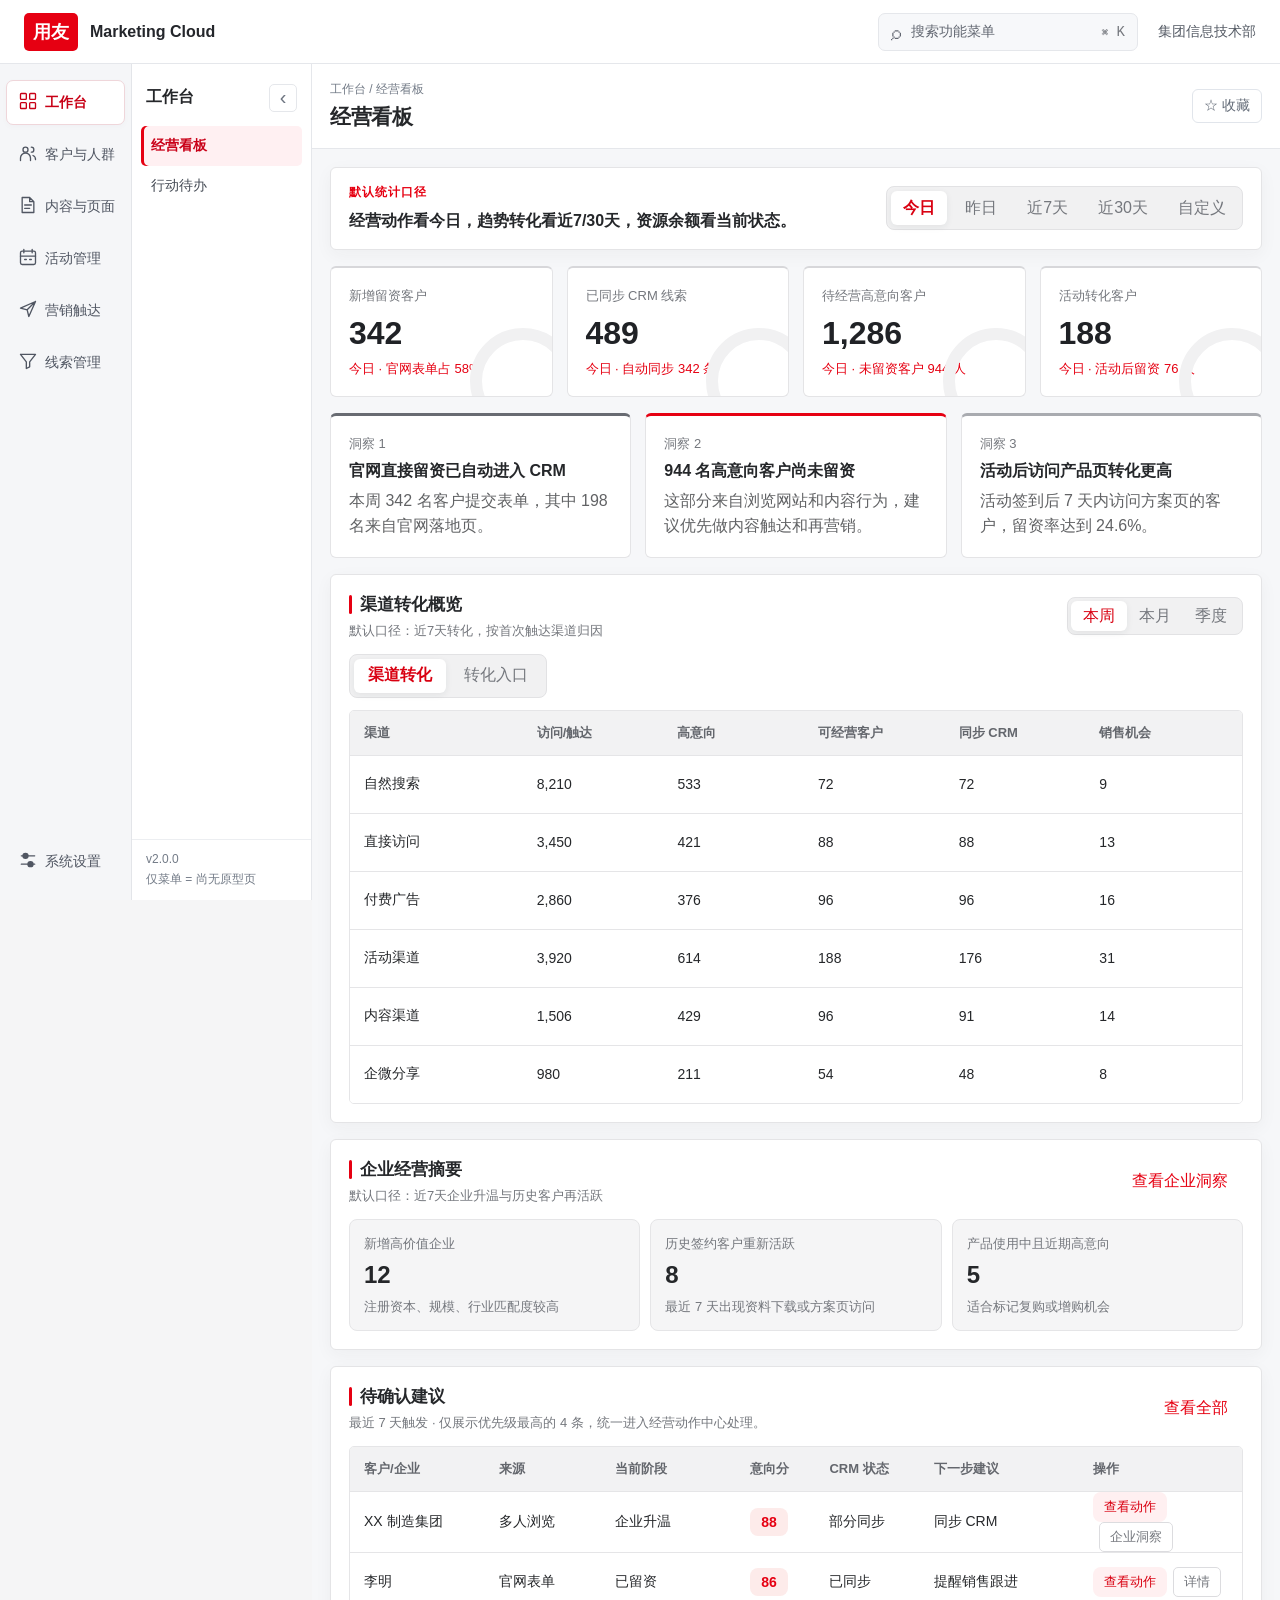
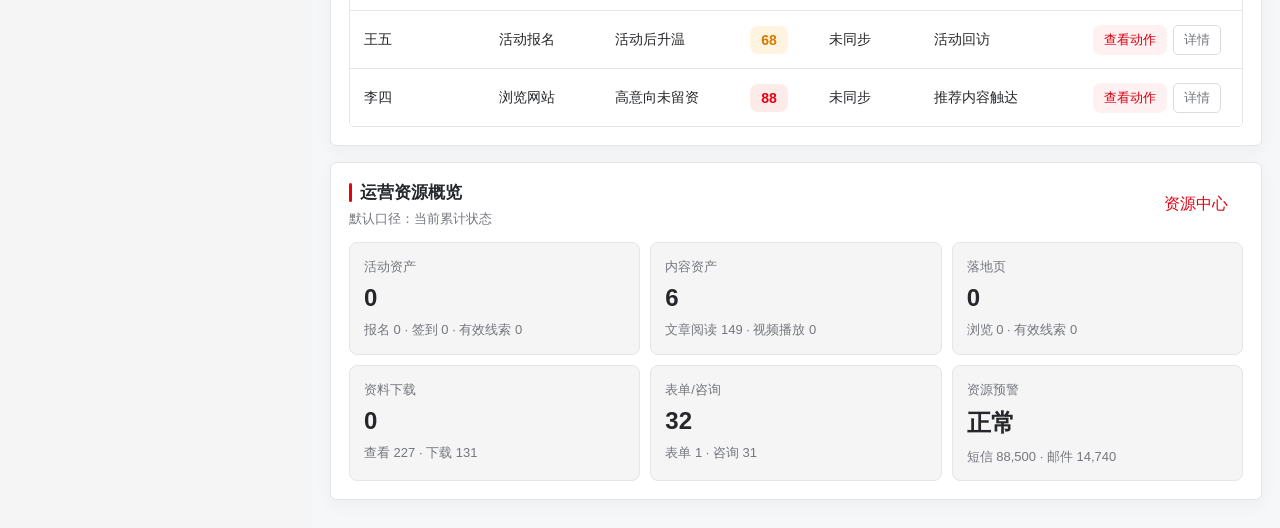
<file: archive/v2.0.0/navigation-standard.html>
<!doctype html>
<html lang="zh-CN">
  <head>
    <meta charset="UTF-8" />
    <meta name="viewport" content="width=device-width, initial-scale=1.0" />
    <title>Marketing Cloud 一期原型 · 导航修订版</title>
    <link rel="stylesheet" href="./styles.css" />
    <link rel="stylesheet" href="./sms.css" />
      <link rel="stylesheet" href="./customer-expression.css" />
    <link rel="stylesheet" href="./navigation.css" />
  </head>
  <body>
    <header class="mk-global-header">
      <a class="mk-logo" href="#dashboard"><span>用友</span><strong>Marketing Cloud</strong></a>
      <span class="mk-edition">一期原型 · 导航修订版</span>
      <button class="mk-search-trigger" id="mkSearchOpen"><span>⌕</span> 搜索功能菜单 <kbd>⌘ K</kbd></button>
      <span class="mk-org">集团信息技术部</span>
    </header>
    <aside class="mk-navigation" aria-label="平台导航">
      <nav class="mk-primary" id="mkPrimary" aria-label="业务模块"></nav>
      <section class="mk-secondary" aria-label="当前模块功能">
        <div class="mk-secondary-head"><h2 id="mkModuleTitle">工作台</h2><button id="mkCollapse" aria-label="收起功能导航" aria-expanded="true" title="收起功能导航">‹</button></div>
        <div id="mkSecondary"></div>
        <div class="mk-nav-foot"><span>v2.0.0</span><span>仅菜单 = 尚无原型页</span></div>
      </section>
    </aside>
    <button class="mk-expand" id="mkExpand" aria-label="展开功能导航" hidden>›</button>
    <main class="app-shell">
      <header class="topbar mk-context">
        <div><nav id="mkBreadcrumb" aria-label="当前位置"></nav><h2 id="pageTitle">经营看板</h2></div>
        <button id="mkFavorite" class="mk-favorite" aria-pressed="false">☆ 收藏</button>
      </header>
      <nav id="mkContextTabs" class="mk-context-tabs" aria-label="当前功能视图" hidden></nav>
      <section class="page" id="smsManagement"></section>
      <section class="page" id="smsTemplates"></section>
      <section class="page active" id="contentCenter">
        <div class="content-center-hero">
          <div>
            <span class="eyebrow">内容中心</span>
            <h3>内容工作台</h3>
            <p>创建、管理和复用营销内容，让常用能力更近、低频能力按场景查找。</p>
          </div>
          <div class="content-create-wrap">
            <button class="primary-button" id="contentCreateButton" aria-expanded="false">＋ 新建内容 <span aria-hidden="true">⌄</span></button>
            <div class="content-create-menu" id="contentCreateMenu" hidden>
              <button data-content-section="articles">新建文章</button>
              <button data-content-section="forms">新建表单</button>
              <button data-content-section="surveys">新建问卷</button>
              <button data-content-section="resources">上传资料</button>
              <button data-content-section="videos">上传视频</button>
            </div>
          </div>
        </div>

        <nav class="content-local-nav" aria-label="内容中心功能导航">
          <div class="content-nav-group frequent">
            <span>内容快捷入口</span>
            <button data-content-section="articles"><i>文</i><span><b>文章</b><small>428 篇内容</small><em>12 篇未上架官网</em></span></button>
            <button data-content-section="forms"><i>表</i><span><b>表单</b><small>18 个正在收集</small><em>近30天转线索 428</em></span></button>
            <button data-content-section="surveys"><i>问</i><span><b>问卷</b><small>34 份问卷</small><em>8 份正在收集</em></span></button>
            <button data-content-section="resources"><i>资</i><span><b>资料</b><small>316 份资料</small><em>15 份未上架官网</em></span></button>
            <button data-content-section="videos"><i>视</i><span><b>视频</b><small>186 个视频</small><em>10 个未上架官网</em></span></button>
            <button data-jump="landingPages"><i>页</i><span><b>落地页</b><small>48 个页面</small><em>6 个尚未上线</em></span></button>
            <div class="content-more-shortcut">
              <button id="contentMoreShortcut" aria-expanded="false" aria-controls="contentMoreDropdown"><i>•••</i><span><b>更多模块</b><small>产品、方案与案例</small><em>点击展开全部模块</em></span></button>
            </div>
            <div class="content-more-dropdown" id="contentMoreDropdown" hidden>
              <div class="content-more-dropdown-head"><strong>更多内容类型</strong><span>低频模块按业务场景集中展示</span></div>
              <button data-content-section="aggregations"><i>聚</i><span><b>聚合页</b><small>专题内容入口</small></span></button>
              <button data-content-section="posters"><i>海</i><span><b>海报</b><small>活动传播与分享</small></span></button>
              <button data-content-section="products"><i>产</i><span><b>产品</b><small>产品介绍素材</small></span></button>
              <button data-content-section="solutions"><i>方</i><span><b>解决方案</b><small>行业与领域方案</small></span></button>
              <button data-content-section="cases"><i>案</i><span><b>客户案例</b><small>客户成功实践</small></span></button>
              <button data-content-section="customerWall"><i>墙</i><span><b>客户墙</b><small>客户品牌背书</small></span></button>
            </div>
          </div>
        </nav>

        <section class="content-overview" id="contentOverview"></section>

        <section class="work-area content-section-panel" id="contentSectionPanel" hidden>
          <div class="content-section-head"><button class="back-button" id="backToContentOverview">← 返回内容工作台</button><div><nav class="content-breadcrumb" aria-label="面包屑"><span>内容中心</span><i>/</i><span id="contentSectionGroup">内容资产</span><i>/</i><strong id="contentSectionCrumb">文章</strong></nav><h3 id="contentSectionTitle">文章管理</h3><p id="contentSectionDescription">统一创建、发布和复用营销文章。</p></div><div class="content-section-actions"><button class="ghost-button article-ai-create" id="articleAiCreate" hidden>AI ✦ 生成文章</button><button class="primary-button" id="contentSectionCreate">＋ 新建文章</button></div></div>
          <nav class="content-view-tabs" id="contentViewTabs" aria-label="模块管理视图"></nav>
          <div class="content-section-filter" id="contentSectionFilter"><div id="contentPublishScope" role="group" aria-label="发布范围"><span>发布范围</span><button class="active">全部</button><button>本人发布</button><button>所在组织发布</button><button>其他组织发布</button></div><div id="contentSearchRow"><label class="search-input-wrap"><i aria-hidden="true">⌕</i><input id="contentKeywordFilter" type="search" placeholder="请输入关键字" /></label><select data-content-filter-field="category"><option>全部分类</option><option>行业洞察</option><option>产品动态</option><option>品牌资讯</option></select><select data-content-filter-field="status"><option>全部状态</option><option>已上架</option><option>未上架</option><option>草稿</option></select><select data-content-filter-field="type" hidden><option>全部类型</option><option>SEO</option><option>GEO</option></select><button class="primary-button">搜索</button><button class="ghost-button" id="contentAdvancedToggle" data-content-filter-field="advanced" aria-expanded="false">高级筛选⌄</button><button class="ghost-button" data-content-filter-field="reset">重置</button></div><div class="content-article-advanced" id="contentArticleAdvanced" hidden><label><span>行业</span><select><option>全部行业</option><option>制造</option><option>消费品</option><option>企业服务</option></select></label><label><span>领域</span><select><option>全部领域</option><option>数智营销</option><option>财务</option><option>人力</option></select></label><label><span>上架官网</span><select><option>全部</option><option>已上架</option><option>未上架</option></select></label><label><span>来源</span><select><option>全部来源</option><option>AI</option><option>人工</option></select></label><label><span>创建时间</span><span class="content-date-range"><input type="date" /><i>至</i><input type="date" /></span></label></div></div>
          <div class="content-list-head" id="contentListHead"><span>标题</span><span>类型 / 状态</span><span>发布人</span><span>更新时间</span><span>操作</span></div>
          <div class="content-list" id="contentSectionList"></div>
        </section>

        <section class="content-more-panel" id="contentMorePanel" hidden>
          <div class="content-more-head"><button class="back-button" id="backFromContentMore">← 返回内容工作台</button><span class="eyebrow">低频能力集中管理</span><h3>更多内容</h3><p>按业务场景选择内容类型，避免所有功能长期占据主导航。</p></div>
          <div class="content-more-groups">
            <section class="work-area"><h3>品牌与传播</h3><div><button><i>海</i><span><b>海报</b><small>活动传播与专属二维码海报</small></span></button><button><i>聚</i><span><b>聚合页</b><small>组合多种内容形成专题入口</small></span></button></div></section>
            <section class="work-area"><h3>业务素材</h3><div><button><i>产</i><span><b>产品</b><small>产品介绍和能力资料</small></span></button><button><i>方</i><span><b>解决方案</b><small>行业及领域解决方案</small></span></button><button><i>案</i><span><b>客户案例</b><small>客户实践与成功案例</small></span></button><button><i>墙</i><span><b>客户墙</b><small>客户品牌与行业背书</small></span></button></div></section>
          </div>
        </section>
      </section>

      <section class="page" id="moduleManagement">
        <div class="module-page-intro">
          <div>
            <span class="eyebrow">内容中心 / 页面与承接 / 落地页</span>
            <h3>内容模块</h3>
            <p>按发布归属快速定位模板，也可以组合模板类型、来源和名称进行精确搜索。</p>
          </div>
          <button class="primary-button" id="createModuleButton">＋ 新建模板</button>
        </div>
        <nav class="landing-manage-tabs" aria-label="落地页管理导航">
          <button data-landing-tab="landingPages">落地页列表</button>
          <button data-landing-tab="landingCategories">分类管理</button>
          <button class="active" data-landing-tab="moduleManagement">内容模块</button>
        </nav>

        <section class="work-area module-filter-panel" aria-label="模块筛选">
          <div class="organization-filter" role="group" aria-label="发布范围">
            <span class="filter-label">发布范围</span>
            <button class="active" data-organization="all">全部 <b>10</b></button>
            <button data-organization="mine">本人发布 <b>3</b></button>
            <button data-organization="current">所在组织发布 <b>5</b></button>
            <button data-organization="other">其他组织发布 <b>2</b></button>
          </div>
          <div class="module-advanced-filter">
            <label>
              <span>模板类型</span>
              <select id="moduleTypeFilter">
                <option value="all">全部类型</option>
                <option value="page">页面模板</option>
                <option value="component">组件模板</option>
              </select>
            </label>
            <label>
              <span>模板来源</span>
              <select id="moduleSourceFilter">
                <option value="all">全部来源</option>
                <option value="服务价值">服务价值</option>
                <option value="AI 融入核心业务">AI 融入核心业务</option>
                <option value="图片轮播图">图片轮播图</option>
                <option value="智能诊断">智能诊断</option>
                <option value="价值分析">价值分析</option>
              </select>
            </label>
            <label class="module-search-field">
              <span>名称搜索</span>
              <span class="search-input-wrap"><i aria-hidden="true">⌕</i><input id="moduleNameSearch" type="search" placeholder="输入模板名称" autocomplete="off" /></span>
            </label>
            <button class="primary-button" id="searchModuleFilters">搜索</button>
            <button class="ghost-button module-reset" id="resetModuleFilters">重置</button>
          </div>
        </section>

        <section class="work-area module-list-panel">
          <div class="section-head module-list-head">
            <div>
              <h3>模板列表</h3>
            </div>
            <span class="module-permission-note"><i>✓</i> 仅本人及所在组织模板可编辑</span>
          </div>
          <div class="table module-table" id="moduleTable">
            <div class="table-row table-head">
              <span>终端</span><span>模板类型</span><span>模板来源</span><span>名称</span><span>引用权限</span><span>发布人</span><span>所在机构</span><span>更新时间</span><span>操作</span>
            </div>
            <div class="table-row module-data-row" data-organization="current" data-type="component" data-source="服务价值" data-name="服务价值">
              <span><b class="terminal-badge">WEB</b></span><span><b class="type-badge component">组件模板</b></span><span>服务价值</span><span><strong>服务价值</strong><small>标准服务价值展示模块</small></span><span><b class="access-badge">可编辑</b></span><span>大服务行业</span><span>高端BG</span><span>08-28 16:59</span><span><button class="text-button">编辑</button><button class="row-more" aria-label="更多操作">···</button></span>
            </div>
            <div class="table-row module-data-row" data-organization="mine" data-type="component" data-source="服务价值" data-name="服务价值精简版">
              <span><b class="terminal-badge">WEB</b></span><span><b class="type-badge component">组件模板</b></span><span>服务价值</span><span><strong>服务价值精简版</strong><small>适用于轻量落地页</small></span><span><b class="access-badge">可编辑</b></span><span>陈玉琴</span><span>高端BG</span><span>08-28 16:56</span><span><button class="text-button">编辑</button><button class="row-more" aria-label="更多操作">···</button></span>
            </div>
            <div class="table-row module-data-row" data-organization="mine" data-type="component" data-source="AI 融入核心业务" data-name="智能体-陈玉琴">
              <span><b class="terminal-badge">WEB</b></span><span><b class="type-badge component">组件模板</b></span><span>AI 融入核心业务</span><span><strong>智能体-陈玉琴</strong><small>核心业务智能体介绍</small></span><span><b class="access-badge">可编辑</b></span><span>陈玉琴</span><span>高端BG</span><span>08-26 18:21</span><span><button class="text-button">编辑</button><button class="row-more" aria-label="更多操作">···</button></span>
            </div>
            <div class="table-row module-data-row" data-organization="other" data-type="component" data-source="图片轮播图" data-name="图片轮播图">
              <span><b class="terminal-badge">WEB</b></span><span><b class="type-badge component">组件模板</b></span><span>图片轮播图</span><span><strong>图片轮播图</strong><small>多图自动轮播模块</small></span><span><b class="access-badge view">可引用</b></span><span>刘聪聪</span><span>超级版事业部</span><span>07-17 09:10</span><span><button class="text-button">预览</button><button class="row-more" aria-label="更多操作">···</button></span>
            </div>
            <div class="table-row module-data-row" data-organization="current" data-type="page" data-source="" data-name="YonIMP 用友智能监控平台">
              <span><b class="terminal-badge">WEB</b></span><span><b class="type-badge page">页面模板</b></span><span><em class="empty-value">未设置</em></span><span><strong>YonIMP｜用友智能监控平台</strong><small>产品专题页面</small></span><span><b class="access-badge">可编辑</b></span><span>杨晨</span><span>客户成功支持服务</span><span>07-07 12:52</span><span><button class="text-button">编辑</button><button class="row-more" aria-label="更多操作">···</button></span>
            </div>
            <div class="table-row module-data-row" data-organization="current" data-type="page" data-source="" data-name="YonIMP 用友智能监控平台 V2">
              <span><b class="terminal-badge">WEB</b></span><span><b class="type-badge page">页面模板</b></span><span><em class="empty-value">未设置</em></span><span><strong>YonIMP｜用友智能监控平台 V2</strong><small>产品专题页面迭代版</small></span><span><b class="access-badge">可编辑</b></span><span>杨晨</span><span>客户成功支持服务</span><span>07-07 12:45</span><span><button class="text-button">编辑</button><button class="row-more" aria-label="更多操作">···</button></span>
            </div>
            <div class="table-row module-data-row" data-organization="current" data-type="component" data-source="智能诊断" data-name="智能诊断">
              <span><b class="terminal-badge">WEB</b></span><span><b class="type-badge component">组件模板</b></span><span>智能诊断</span><span><strong>智能诊断</strong><small>智能诊断结果展示</small></span><span><b class="access-badge">可编辑</b></span><span>杨晨</span><span>客户成功支持服务</span><span>07-07 12:41</span><span><button class="text-button">编辑</button><button class="row-more" aria-label="更多操作">···</button></span>
            </div>
            <div class="table-row module-data-row" data-organization="mine" data-type="component" data-source="价值分析" data-name="价值分析">
              <span><b class="terminal-badge">WEB</b></span><span><b class="type-badge component">组件模板</b></span><span>价值分析</span><span><strong>价值分析</strong><small>业务价值多维分析</small></span><span><b class="access-badge">可编辑</b></span><span>陈玉琴</span><span>高端BG</span><span>07-07 12:40</span><span><button class="text-button">编辑</button><button class="row-more" aria-label="更多操作">···</button></span>
            </div>
            <div class="table-row module-data-row" data-organization="current" data-type="component" data-source="价值分析" data-name="价值分析看板">
              <span><b class="terminal-badge">WEB</b></span><span><b class="type-badge component">组件模板</b></span><span>价值分析</span><span><strong>价值分析看板</strong><small>指标卡与图表组合</small></span><span><b class="access-badge">可编辑</b></span><span>杨晨</span><span>客户成功支持服务</span><span>07-07 11:05</span><span><button class="text-button">编辑</button><button class="row-more" aria-label="更多操作">···</button></span>
            </div>
            <div class="table-row module-data-row" data-organization="other" data-type="page" data-source="价值分析" data-name="价值分析专题页">
              <span><b class="terminal-badge">WEB</b></span><span><b class="type-badge page">页面模板</b></span><span>价值分析</span><span><strong>价值分析专题页</strong><small>完整价值分析落地页</small></span><span><b class="access-badge view">可引用</b></span><span>杨晨</span><span>客户成功支持服务</span><span>07-07 11:04</span><span><button class="text-button">预览</button><button class="row-more" aria-label="更多操作">···</button></span>
            </div>
            <div class="module-empty-state" id="moduleEmptyState" hidden>
              <i>⌕</i><strong>没有找到匹配的模板</strong><span>尝试调整发布范围、类型或搜索关键词</span><button class="text-button" id="emptyResetModuleFilters">清空筛选条件</button>
            </div>
          </div>
          <div class="module-pagination">
            <span id="modulePaginationText">显示 1–10，共 10 条</span>
            <div><button disabled>‹</button><button class="active">1</button><button disabled>›</button></div>
          </div>
        </section>
      </section>

      <section class="page" id="dashboard">
        <div class="dashboard-timebar">
          <div>
            <span class="eyebrow">默认统计口径</span>
            <strong id="dashboardDateNote">经营动作看今日，趋势转化看近7/30天，资源余额看当前状态。</strong>
          </div>
          <div class="time-filter" aria-label="看板时间筛选">
            <button class="active" data-range="今日">今日</button>
            <button data-range="昨日">昨日</button>
            <button data-range="近7天">近7天</button>
            <button data-range="近30天">近30天</button>
            <button data-range="自定义">自定义</button>
          </div>
        </div>

        <div class="metric-grid">
          <article class="metric">
            <span>新增留资客户</span>
            <strong>342</strong>
            <em>今日 · 官网表单占 58%</em>
          </article>
          <article class="metric">
            <span>已同步 CRM 线索</span>
            <strong>489</strong>
            <em>今日 · 自动同步 342 条</em>
          </article>
          <article class="metric">
            <span>待经营高意向客户</span>
            <strong>1,286</strong>
            <em>今日 · 未留资客户 944 人</em>
          </article>
          <article class="metric">
            <span>活动转化客户</span>
            <strong>188</strong>
            <em>今日 · 活动后留资 76 人</em>
          </article>
        </div>

        <div class="insight-strip">
          <article class="insight accent-blue">
            <span>洞察 1</span>
            <strong>官网直接留资已自动进入 CRM</strong>
            <p>本周 342 名客户提交表单，其中 198 名来自官网落地页。</p>
          </article>
          <article class="insight accent-green">
            <span>洞察 2</span>
            <strong>944 名高意向客户尚未留资</strong>
            <p>这部分来自浏览网站和内容行为，建议优先做内容触达和再营销。</p>
          </article>
          <article class="insight accent-orange">
            <span>洞察 3</span>
            <strong>活动后访问产品页转化更高</strong>
            <p>活动签到后 7 天内访问方案页的客户，留资率达到 24.6%。</p>
          </article>
        </div>

        <section class="work-area source-overview">
          <div class="section-head">
            <div>
              <h3 id="conversionTitle">渠道转化概览</h3>
              <span class="module-scope" id="conversionScope">默认口径：近7天转化，按首次触达渠道归因</span>
            </div>
            <div class="segmented">
              <button class="active">本周</button>
              <button>本月</button>
              <button>季度</button>
            </div>
          </div>
          <div class="conversion-tabs" aria-label="转化分析维度">
            <button class="active" data-conversion-tab="channel">渠道转化</button>
            <button data-conversion-tab="entry">转化入口</button>
          </div>
          <div class="table source-table conversion-panel active" id="channelConversion">
            <div class="table-row table-head">
              <span>渠道</span>
              <span>访问/触达</span>
              <span>高意向</span>
              <span>可经营客户</span>
              <span>同步 CRM</span>
              <span>销售机会</span>
            </div>
            <div class="table-row">
              <span>自然搜索</span>
              <span>8,210</span>
              <span>533</span>
              <span>72</span>
              <span>72</span>
              <span>9</span>
            </div>
            <div class="table-row">
              <span>直接访问</span>
              <span>3,450</span>
              <span>421</span>
              <span>88</span>
              <span>88</span>
              <span>13</span>
            </div>
            <div class="table-row">
              <span>付费广告</span>
              <span>2,860</span>
              <span>376</span>
              <span>96</span>
              <span>96</span>
              <span>16</span>
            </div>
            <div class="table-row">
              <span>活动渠道</span>
              <span>3,920</span>
              <span>614</span>
              <span>188</span>
              <span>176</span>
              <span>31</span>
            </div>
            <div class="table-row">
              <span>内容渠道</span>
              <span>1,506</span>
              <span>429</span>
              <span>96</span>
              <span>91</span>
              <span>14</span>
            </div>
            <div class="table-row">
              <span>企微分享</span>
              <span>980</span>
              <span>211</span>
              <span>54</span>
              <span>48</span>
              <span>8</span>
            </div>
          </div>
          <div class="table entry-table conversion-panel" id="entryConversion">
            <div class="table-row table-head">
              <span>转化入口</span>
              <span>留资人数</span>
              <span>有效留资</span>
              <span>同步 CRM</span>
              <span>销售机会</span>
              <span>转化率</span>
            </div>
            <div class="table-row">
              <span>官网表单</span>
              <span>198</span>
              <span>186</span>
              <span>186</span>
              <span>24</span>
              <span>8.6%</span>
            </div>
            <div class="table-row">
              <span>落地页表单</span>
              <span>144</span>
              <span>132</span>
              <span>132</span>
              <span>18</span>
              <span>11.2%</span>
            </div>
            <div class="table-row">
              <span>活动报名</span>
              <span>188</span>
              <span>176</span>
              <span>176</span>
              <span>31</span>
              <span>24.6%</span>
            </div>
            <div class="table-row">
              <span>资料下载</span>
              <span>96</span>
              <span>91</span>
              <span>91</span>
              <span>14</span>
              <span>18.4%</span>
            </div>
            <div class="table-row">
              <span>咨询表单</span>
              <span>31</span>
              <span>29</span>
              <span>29</span>
              <span>6</span>
              <span>32.1%</span>
            </div>
          </div>
        </section>

        <section class="work-area account-summary-panel">
          <div class="section-head">
            <div>
              <h3>企业经营摘要</h3>
              <span class="module-scope">默认口径：近7天企业升温与历史客户再活跃</span>
            </div>
            <button class="text-button" data-jump="account">查看企业洞察</button>
          </div>
          <div class="account-summary-grid">
            <article>
              <span>新增高价值企业</span>
              <strong>12</strong>
              <p>注册资本、规模、行业匹配度较高</p>
            </article>
            <article>
              <span>历史签约客户重新活跃</span>
              <strong>8</strong>
              <p>最近 7 天出现资料下载或方案页访问</p>
            </article>
            <article>
              <span>产品使用中且近期高意向</span>
              <strong>5</strong>
              <p>适合标记复购或增购机会</p>
            </article>
          </div>
        </section>

        <section class="work-area">
          <div class="section-head">
            <div>
              <h3>待确认建议</h3>
              <span class="module-scope">最近 7 天触发 · 仅展示优先级最高的 4 条，统一进入经营动作中心处理。</span>
            </div>
            <button class="text-button">查看全部</button>
          </div>
          <div class="table dashboard-action-table">
            <div class="table-row table-head">
              <span>客户/企业</span>
              <span>来源</span>
              <span>当前阶段</span>
              <span>意向分</span>
              <span>CRM 状态</span>
              <span>下一步建议</span>
              <span>操作</span>
            </div>
            <div class="table-row">
              <span>XX 制造集团</span>
              <span>多人浏览</span>
              <span>企业升温</span>
              <span><b class="score high">88</b></span>
              <span>部分同步</span>
              <span>同步 CRM</span>
              <span><button class="mini-button" data-jump="actions">查看动作</button><button class="mini-ghost" data-jump="companies">企业洞察</button></span>
            </div>
            <div class="table-row">
              <span>李明</span>
              <span>官网表单</span>
              <span>已留资</span>
              <span><b class="score high">86</b></span>
              <span>已同步</span>
              <span>提醒销售跟进</span>
              <span><button class="mini-button" data-jump="actions">查看动作</button><button class="mini-ghost">详情</button></span>
            </div>
            <div class="table-row">
              <span>王五</span>
              <span>活动报名</span>
              <span>活动后升温</span>
              <span><b class="score mid">68</b></span>
              <span>未同步</span>
              <span>活动回访</span>
              <span><button class="mini-button" data-jump="actions">查看动作</button><button class="mini-ghost">详情</button></span>
            </div>
            <div class="table-row">
              <span>李四</span>
              <span>浏览网站</span>
              <span>高意向未留资</span>
              <span><b class="score high">88</b></span>
              <span>未同步</span>
              <span>推荐内容触达</span>
              <span><button class="mini-button" data-jump="actions">查看动作</button><button class="mini-ghost">详情</button></span>
            </div>
          </div>
        </section>

        <div class="dashboard-support-grid single">
          <section class="work-area resource-overview">
            <div class="section-head">
              <div>
                <h3>运营资源概览</h3>
                <span class="module-scope">默认口径：当前累计状态</span>
              </div>
              <button class="text-button">资源中心</button>
            </div>
            <div class="resource-grid">
              <article>
                <span>活动资产</span>
                <strong>0</strong>
                <p>报名 0 · 签到 0 · 有效线索 0</p>
              </article>
              <article>
                <span>内容资产</span>
                <strong>6</strong>
                <p>文章阅读 149 · 视频播放 0</p>
              </article>
              <article>
                <span>落地页</span>
                <strong>0</strong>
                <p>浏览 0 · 有效线索 0</p>
              </article>
              <article>
                <span>资料下载</span>
                <strong>0</strong>
                <p>查看 227 · 下载 131</p>
              </article>
              <article>
                <span>表单/咨询</span>
                <strong>32</strong>
                <p>表单 1 · 咨询 31</p>
              </article>
              <article>
                <span>资源预警</span>
                <strong>正常</strong>
                <p>短信 88,500 · 邮件 14,740</p>
              </article>
            </div>
          </section>
        </div>
      </section>

      <section class="page" id="layers">
        <section class="unified-filter-panel" aria-label="客户筛选">
          <div class="unified-filter-fields intent-filter-grid">
            <label class="unified-filter-field"><span>行业</span><select id="intentIndustryFilter"><option>全部行业</option><option>制造业</option><option>医疗</option><option>金融</option></select></label>
            <label class="unified-filter-field"><span>意向等级</span><select id="intentLevelSelect"><option value="high">高意向</option><option value="mid">中意向</option><option value="low">低意向</option><option value="silent">沉默客户</option></select></label>
            <div class="unified-filter-actions intent-filter-actions">
              <button class="primary-button" id="intentApplyFilter">查询</button>
              <button class="ghost-button unified-advanced-toggle" id="intentAdvancedButton" aria-expanded="false" aria-controls="intentAdvancedFilters">高级筛选 <span aria-hidden="true">⌄</span></button>
              <button class="ghost-button unified-reset">重置</button>
            </div>
          </div>
          <div class="unified-filter-advanced" id="intentAdvancedFilters"><div class="unified-filter-fields intent-advanced-grid"><label class="unified-filter-field"><span>地区</span><select id="intentRegionFilter"><option value="">全部地区</option><option>华东</option><option>华南</option><option>华北</option></select></label><label class="unified-filter-field"><span>行为时间</span><select id="intentRangeFilter"><option value="">不限时间</option><option value="7">最近 7 天</option><option value="30">最近 30 天</option><option value="90">最近 90 天</option></select></label></div></div>
        </section>

        <div class="intent-level-overview" aria-label="客户意向等级">
          <button class="intent-level-card high active" data-intent-level="high"><span>高意向</span><strong>80-100 分</strong><em>建议优先经营或提醒销售</em><b>486 人</b></button>
          <button class="intent-level-card mid" data-intent-level="mid"><span>中意向</span><strong>50-79 分</strong><em>建议持续内容与活动培育</em><b>1,903 人</b></button>
          <button class="intent-level-card low" data-intent-level="low"><span>低意向</span><strong>20-49 分</strong><em>建议轻量内容触达</em><b>4,216 人</b></button>
          <button class="intent-level-card silent" data-intent-level="silent"><span>沉默客户</span><strong>0-19 分</strong><em>建议召回或暂缓经营</em><b>8,640 人</b></button>
        </div>

        <section class="work-area">
          <div class="section-head">
            <div><h3 id="intentListTitle">高意向客户</h3><span class="module-scope" id="intentListScope">80-100 分 · 近期出现明确产品兴趣或转化行为</span></div>
            <span class="intent-rule-version">评分规则 V1.0 · 更新于今日 08:00</span>
          </div>
          <div class="intent-action-guide high" id="intentActionGuide"><strong>下一步建议</strong><span>未进入 CRM：同步为线索</span><span>已有销售跟进：提醒销售关注最新行为</span><span>多人同企业活跃：查看企业洞察</span></div>
          <div class="table customer-table" id="intentCustomerTable">
            <div class="table-row table-head">
              <span>客户名称</span><span>所属企业</span><span>行业</span><span>意向分</span><span>最近行为</span><span>CRM 状态</span><span>下一步建议</span>
            </div>
            <div class="table-row intent-customer-row">
              <span><button class="inline-link" data-jump="profileTags">张三</button></span><span>XX 制造集团</span><span>制造业</span><span><b class="score high">94</b></span><span>下载制造业白皮书</span><span>待企业同步</span><span><button class="mini-button next-action-button" data-action-kind="account-crm" data-action-target="XX 制造集团" data-action-score="94" data-action-reason="张三与同企业另外 2 名活跃人员已合并为一条企业 CRM 同步动作。">处理建议</button></span>
            </div>
            <div class="table-row intent-customer-row">
              <span><button class="inline-link" data-jump="profileTags">陈洁</button></span><span>海川医疗</span><span>医疗</span><span><b class="score high">83</b></span><span>访问价格页</span><span>已有线索</span><span><button class="mini-button next-action-button" data-action-kind="sales" data-action-target="陈洁 / 海川医疗" data-action-score="83" data-action-reason="访问价格页，CRM 已有线索，优先通知销售而非继续营销触达">处理建议</button></span>
            </div>
          </div>
        </section>
      </section>

      <section class="page" id="users">
        <section class="work-area group-console">
          <div class="group-toolbar">
            <div>
              <h3>用户列表</h3>
              <span class="module-scope">统一查看用户基础信息、身份、标签和经营资格；客户意向判断请进入意向分层。</span>
            </div>
            <button class="primary-button">添加用户</button>
          </div>
          <section class="unified-filter-panel embedded" aria-label="用户筛选">
            <div class="unified-filter-fields user-filter-grid">
              <label class="unified-filter-field keyword"><span>用户搜索</span><span class="search-input-wrap"><i aria-hidden="true">⌕</i><input id="userKeyword" type="search" placeholder="搜索姓名、手机号、邮箱或所属企业" /></span></label>
              <label class="unified-filter-field"><span>用户身份</span><select id="userIdentityFilter"><option value="">全部身份</option><option>客户</option><option>内部员工</option></select></label>
              <label class="unified-filter-field"><span>用户状态</span><select id="userStatusFilter"><option value="">全部状态</option><option>可经营</option><option>已排除</option></select></label>
              <div class="unified-filter-actions">
                <button class="primary-button" id="userSearchButton">搜索</button>
                <button class="ghost-button unified-advanced-toggle" id="userAdvancedButton" aria-expanded="false" aria-controls="userAdvancedFilters">高级筛选 <span aria-hidden="true">⌄</span></button>
                <button class="ghost-button unified-reset" id="userResetButton">重置</button>
              </div>
            </div>
            <div class="unified-filter-advanced" id="userAdvancedFilters">
              <div class="unified-filter-fields user-advanced-grid">
                <label class="unified-filter-field"><span>性别</span><select id="userGenderFilter"><option value="">全部性别</option><option>男</option><option>女</option><option>未知</option></select></label>
                <label class="unified-filter-field"><span>行业</span><select id="userIndustryFilter"><option value="">全部行业</option><option>制造业</option><option>医疗</option><option>数字科技</option></select></label>
                <label class="unified-filter-field"><span>地区</span><select id="userRegionFilter"><option value="">全部地区</option><option>华东</option><option>华南</option><option>华北</option></select></label>
                <label class="unified-filter-field"><span>来源渠道</span><select id="userSourceFilter"><option value="">全部渠道</option><option>落地页</option><option>活动报名</option><option>手动添加</option></select></label>
                <label class="unified-filter-field"><span>注册时间</span><select id="userRegisteredFilter"><option value="">全部时间</option><option value="7">最近 7 天</option><option value="30">最近 30 天</option><option value="90">最近 90 天</option></select></label>
                <label class="unified-filter-field"><span>最近活跃</span><select id="userActiveFilter"><option value="">不限时间</option><option value="0">今日</option><option value="7">最近 7 天</option><option value="30">最近 30 天</option></select></label>
              </div>
            </div>
          </section>
          <div class="table group-table user-list-table">
            <div class="table-row table-head"><span>姓名</span><span>所属企业</span><span>身份</span><span>职位</span><span>用户状态</span><span>最近活跃</span><span>标签</span><span>操作</span></div>
            <div class="table-row user-list-row" data-search="张三 XX制造集团 采购负责人 制造业 供应链云" data-identity="客户" data-status="可经营" data-gender="男" data-industry="制造业" data-region="华东" data-source="落地页" data-registered-days="12" data-active-days="2"><span>张三</span><span>XX 制造集团</span><span>客户</span><span>采购负责人</span><span>可经营</span><span>2 天前</span><span>制造业、供应链云</span><span><button class="text-button" data-jump="profileTags">查看画像</button></span></div>
            <div class="table-row user-list-row" data-search="陈洁 海川医疗 信息化经理 医疗 智能决策" data-identity="客户" data-status="可经营" data-gender="女" data-industry="医疗" data-region="华南" data-source="活动报名" data-registered-days="70" data-active-days="1"><span>陈洁</span><span>海川医疗</span><span>客户</span><span>信息化经理</span><span>可经营</span><span>1 天前</span><span>医疗、智能决策</span><span><button class="text-button" data-jump="profileTags">查看画像</button></span></div>
            <div class="table-row user-list-row" data-search="王五 用友网络科技股份有限公司 数智技术专家 数字营销 财务" data-identity="内部员工" data-status="已排除" data-gender="男" data-industry="数字科技" data-region="华北" data-source="手动添加" data-registered-days="260" data-active-days="0"><span>王五</span><span>用友网络科技股份有限公司</span><span>内部员工</span><span>数智技术专家</span><span>已排除</span><span>今日</span><span>数字营销、财务</span><span><button class="text-button" data-jump="profileTags">查看画像</button></span></div>
            <div class="content-list-empty" id="userEmptyState" hidden><b>没有找到匹配用户</b><span>请调整筛选条件后重试</span></div>
          </div>
        </section>
      </section>

      <section class="page" id="companies">
        <section class="work-area company-list-console">
          <div class="group-toolbar">
            <div>
              <h3>企业账户</h3>
              <span class="module-scope">识别优先经营企业，并将企业画像、活跃人员与关键行为同步给销售。</span>
            </div>
            <button class="ghost-button">导入公司</button>
          </div>
          <section class="unified-filter-panel embedded" aria-label="企业筛选">
            <div class="unified-filter-fields company-basic-filter">
              <label class="unified-filter-field keyword"><span>企业搜索</span><span class="search-input-wrap"><i aria-hidden="true">⌕</i><input id="companyKeyword" type="search" placeholder="输入公司名称、行业或产品关键词" /></span></label>
              <div class="unified-filter-actions">
                <button class="primary-button" id="companySearchButton">搜索</button>
                <button class="ghost-button unified-advanced-toggle" id="companyAdvancedButton" aria-expanded="false" aria-controls="companyAdvancedFilters">高级筛选 <span aria-hidden="true">⌄</span></button>
                <button class="ghost-button unified-reset">重置</button>
              </div>
            </div>
            <div class="unified-filter-advanced" id="companyAdvancedFilters">
              <div class="unified-filter-fields two-columns">
                <label class="unified-filter-field"><span>企业状态</span><select id="companyStatusFilter"><option value="">全部状态</option><option>高意向</option><option>升温</option><option>培育</option><option>低活跃</option></select></label>
                <label class="unified-filter-field"><span>CRM 状态</span><select id="companyCrmFilter"><option value="">全部状态</option><option>已建档</option><option>未建档</option><option>部分同步</option></select></label>
              </div>
            </div>
          </section>
          <div class="company-summary-row">
            <article><span>高意向企业</span><strong>73</strong></article>
            <article><span>近7天升温</span><strong>28</strong></article>
            <article><span>历史客户再活跃</span><strong>8</strong></article>
            <article><span>待同步 CRM 企业</span><strong>19</strong></article>
          </div>
          <div class="table company-list-table" id="companyListTable">
            <div class="table-row table-head">
              <span>公司名称</span>
              <span>企业意向分</span>
              <span>企业状态</span>
              <span>近7天变化</span>
              <span>用户人数</span>
              <span>参与活动人数</span>
              <span>在用产品</span>
              <span>最近签约</span>
              <span>累计签约</span>
              <span>行业</span>
              <span>CRM 状态</span>
              <span>销售交接建议</span>
            </div>
            <div class="table-row company-list-row" data-status="高意向" data-crm="已建档" data-search="西游记互联网科技公司 互联网 软件服务 NCCloud">
              <span>西游记互联网科技公司</span>
              <span><b class="score high">91</b></span>
              <span><b class="source-tag ai">高意向</b></span>
              <span class="up-change">+18</span>
              <span>2,345</span>
              <span>1,234</span>
              <span>NCCloud</span>
              <span>2023-12-15</span>
              <span>8次</span>
              <span>互联网/软件服务</span>
              <span>已建档</span>
              <span><button class="mini-button next-action-button" data-action-kind="account-opportunity" data-action-target="西游记互联网科技公司" data-action-score="91" data-action-reason="近 7 天企业意向上升 18 分，3 名关键人员持续活跃；企业已使用 NCCloud，出现智能决策系统增购信号。">标记机会</button><button class="mini-ghost" data-jump="account">查看洞察</button></span>
            </div>
            <div class="table-row company-list-row" data-status="升温" data-crm="部分同步" data-search="XX 制造集团 制造业">
              <span>XX 制造集团</span>
              <span><b class="score high">88</b></span>
              <span><b class="source-tag ai">升温</b></span>
              <span class="up-change">+15</span>
              <span>642</span>
              <span>86</span>
              <span>暂无</span>
              <span>-</span>
              <span>0次</span>
              <span>制造业</span>
              <span>部分同步</span>
              <span><button class="mini-button next-action-button" data-action-kind="account-crm" data-action-target="XX 制造集团" data-action-score="88" data-action-reason="近 7 天企业意向上升 15 分，3 名有效联系人持续访问产品方案与下载资料，CRM 仅完成部分同步。">同步 CRM</button><button class="mini-ghost" data-jump="account">查看洞察</button></span>
            </div>
            <div class="table-row company-list-row" data-status="培育" data-crm="已建档" data-search="海川医疗 医疗 智能决策系统">
              <span>海川医疗</span>
              <span><b class="score mid">76</b></span>
              <span><b class="source-tag">培育</b></span>
              <span class="up-change">+7</span>
              <span>318</span>
              <span>42</span>
              <span>智能决策系统</span>
              <span>2024-01-08</span>
              <span>2次</span>
              <span>医疗</span>
              <span>已建档</span>
              <span><button class="mini-button next-action-button" data-action-kind="account-update" data-action-target="海川医疗" data-action-score="76" data-action-reason="企业已在 CRM 建档，近 7 天新增 2 名活跃人员并集中关注智能决策系统，建议补充最新人员与行为动态。">更新 CRM 动态</button><button class="mini-ghost" data-jump="account">查看洞察</button></span>
            </div>
            <div class="table-row company-list-row" data-status="培育" data-crm="未建档" data-search="远航自动化 制造业">
              <span>远航自动化</span>
              <span><b class="score mid">67</b></span>
              <span><b class="source-tag">培育</b></span>
              <span class="down-change">-4</span>
              <span>205</span>
              <span>31</span>
              <span>暂无</span>
              <span>-</span>
              <span>0次</span>
              <span>制造业</span>
              <span>未建档</span>
              <span><button class="mini-button next-action-button" data-action-kind="account-crm" data-action-target="远航自动化" data-action-score="67" data-action-reason="已识别 2 名有效活跃人员，企业尚未在 CRM 建档；建议同步企业与人员信息，供销售判断是否跟进。">同步 CRM</button><button class="mini-ghost" data-jump="account">查看洞察</button></span>
            </div>
          </div>
          <div class="content-list-empty" id="companyEmptyState" hidden><b>没有找到匹配企业</b><span>请调整筛选条件后重试</span></div>
          <div class="pagination-row">
            <span>共 614 家</span>
            <select><option>10条/页</option><option>20条/页</option></select>
            <button class="ghost-button">上一页</button>
            <button class="primary-button">1</button>
            <button class="ghost-button">2</button>
            <button class="ghost-button">3</button>
            <button class="ghost-button">下一页</button>
          </div>
        </section>
      </section>

      <section class="page" id="customerProfile">
        <div class="customer-profile-hero">
          <div>
            <span class="eyebrow">客户维度</span>
            <h3>张三</h3>
            <p>采购负责人 · XX 制造集团 · 上海 · CRM 部分同步</p>
            <div class="customer-profile-flags">
              <b>外部客户</b>
              <b>关键角色</b>
              <b>可经营</b>
            </div>
          </div>
          <div class="customer-intent-score">
            <span>客户意向分</span>
            <strong>94</strong>
            <em>高意向</em>
          </div>
        </div>

        <section class="work-area customer-profile-summary">
          <div class="section-head">
            <div>
              <h3>客户经营摘要</h3>
              <span class="module-scope">更新于 2026-06-12 09:20 · 评分规则版本 v1.2</span>
            </div>
            <button class="ghost-button">查看评分明细</button>
          </div>
          <div class="customer-summary-grid">
            <article><span>所属企业</span><strong>XX 制造集团</strong><em>企业意向分 88</em></article>
            <article><span>职位角色</span><strong>采购负责人</strong><em>关键角色 · 决策影响人</em></article>
            <article><span>最近活跃</span><strong>2 天前</strong><em>下载制造业白皮书</em></article>
            <article><span>近 30 天行为</span><strong>48 次</strong><em>较上期增加 32%</em></article>
            <article><span>CRM 状态</span><strong>待企业同步</strong><em>已聚合张三等 3 名活跃人员</em></article>
            <article><span>下一步建议</span><strong>纳入企业 CRM 同步</strong><em>P0 · 与企业动作共用一条记录</em></article>
          </div>
        </section>

        <div class="customer-profile-layout">
          <section class="work-area">
            <div class="section-head">
              <div>
                <h3>基础画像</h3>
                <span class="module-scope">身份、联系方式和客户属性</span>
              </div>
            </div>
            <div class="profile-field-grid">
              <article><span>用户身份</span><strong>客户 · customer</strong></article>
              <article><span>手机</span><strong>138****6802</strong></article>
              <article><span>邮箱</span><strong>zhang***@example.com</strong></article>
              <article><span>部门</span><strong>采购与供应链中心</strong></article>
              <article><span>行业</span><strong>装备制造</strong></article>
              <article><span>客户来源</span><strong>自然搜索 · 官网</strong></article>
            </div>
          </section>

          <section class="work-area">
            <div class="section-head">
              <div>
                <h3>意向判断</h3>
                <span class="module-scope">规则计算，AI 负责解释原因</span>
              </div>
            </div>
            <div class="customer-intent-reason">
              <strong>近期采购意向明显上升</strong>
              <p>近 7 天连续访问解决方案和产品页，并下载制造业白皮书；所属企业同时有 3 名联系人活跃。</p>
              <div class="intent-reason-list">
                <span><b>+25</b> 下载白皮书</span>
                <span><b>+20</b> 多次访问解决方案页</span>
                <span><b>+15</b> 企业多人活跃</span>
                <span><b>+10</b> 关键角色加成</span>
              </div>
            </div>
          </section>
        </div>

        <div class="customer-profile-layout">
          <section class="work-area">
            <div class="section-head">
              <div>
                <h3>兴趣与关注</h3>
                <span class="module-scope">由近期内容行为聚合，用于内容推荐和分组</span>
              </div>
            </div>
            <div class="customer-interest-groups">
              <div><span>关注产品</span><div class="tag-cloud"><b>YonSuite</b><b>供应链云</b></div></div>
              <div><span>关注领域</span><div class="tag-cloud"><b>采购管理</b><b>业财一体化</b></div></div>
              <div><span>关注内容</span><div class="tag-cloud"><b>制造业案例</b><b>数字化转型</b></div></div>
            </div>
          </section>

          <section class="work-area">
            <div class="section-head">
              <div>
                <h3>最近关键行为</h3>
                <span class="module-scope">仅展示影响意向判断的高价值行为</span>
              </div>
            </div>
            <ol class="timeline customer-behavior-timeline">
              <li><time>6月10日</time><span>下载《制造业供应链数字化白皮书》</span></li>
              <li><time>6月9日</time><span>访问供应链解决方案页 3 次</span></li>
              <li><time>6月7日</time><span>查看 XX 制造行业客户案例</span></li>
              <li><time>6月3日</time><span>活动签到并观看直播 26 分钟</span></li>
            </ol>
          </section>
        </div>

        <section class="work-area customer-next-action">
          <div>
            <span class="eyebrow">下一步建议</span>
            <strong>纳入“XX 制造集团 · 同步 CRM”企业动作</strong>
            <p>张三与同企业另外 2 名活跃人员已聚合处理，不再生成一条重复的联系人同步任务。</p>
          </div>
          <div class="button-row">
            <button class="primary-button next-action-button" data-action-kind="account-crm" data-action-target="XX 制造集团" data-action-score="88" data-action-reason="张三与同企业另外 2 名活跃人员已聚合为一条企业 CRM 同步动作。">处理企业同步</button>
            <button class="ghost-button" data-jump="companies">查看企业账户</button>
          </div>
        </section>
      </section>

      <section class="page" id="profileTags">
        <div class="profile-tag-hero">
          <div>
            <span class="eyebrow">User Profile</span>
            <h3>用户画像</h3>
            <p>画像负责描述“这个人是谁、关注什么、最近做了什么”；客户意向分层负责判断是否值得经营及下一步动作。</p>
          </div>
          <div class="profile-tag-status">
            <span>经营资格</span>
            <strong>已排除</strong>
          </div>
        </div>

        <section class="work-area mk-profile-summary">
          <div class="section-head">
            <div>
              <h3>用户画像摘要</h3>
              <span class="module-scope">数据来自 GET /user/{yhtId}/profile，生成时间：2026-06-12 08:50。</span>
            </div>
            <button class="ghost-button">重新计算画像</button>
          </div>
          <div class="mk-summary-grid">
            <article><span>统一用户 ID</span><strong>bf70d7ce...49b4da</strong></article>
            <article><span>用户身份</span><strong>内部员工</strong><em>user_scope = internal_employee</em></article>
            <article><span>经营处理</span><strong>排除推荐</strong><em>不计入意向分层、转化统计和企业评分</em></article>
            <article><span>最近活跃</span><strong>0 天</strong><em>仅作行为新鲜度参考</em></article>
            <article><span>行为命中总次数</span><strong>197</strong><em>行为标签累计命中</em></article>
            <article><span>行为均分</span><strong>6</strong><em>近期行为热度偏低</em></article>
            <article><span>客户意向分</span><strong>--</strong><em>内部员工不计算 intent_score</em></article>
          </div>
        </section>

        <section class="work-area expression-module" aria-labelledby="expressionTitle">
          <div class="section-head"><div><h3 id="expressionTitle">客户表达 <span class="expression-count" id="expressionCount"></span></h3><span class="module-scope">客户在表单中的实际表达 · 按提交时间保留记录</span></div><button class="ghost-button" id="expressionAll">查看全部</button></div>
          <div class="expression-demo"><label for="expressionScenario">原型示例</label><select id="expressionScenario"><option value="customer">外部客户 · 张三</option><option value="employee">内部员工 · 王五</option><option value="empty">外部客户 · 暂无记录</option><option value="running">外部客户 · 正在整理</option><option value="failed">外部客户 · 整理失败</option><option value="validation_failed">外部客户 · 自动校验失败</option><option value="waiting_target">外部客户 · 待关联 CRM</option><option value="sync_failed">外部客户 · CRM 更新失败</option><option value="no_content">外部客户 · 未提供业务信息</option></select><span>一期示例数据 · 不执行真实 CRM 写入</span></div>
          <div id="expressionRecords" aria-live="polite"></div>
          <p class="expression-footnote">仅整理本次实际问答；CRM 字段展示最新有效表达，MK 保留完整历史。</p>
        </section>

        <div class="profile-tag-grid">
          <section class="work-area">
            <div class="section-head">
              <div>
                <h3>事实标签</h3>
                <span class="module-scope">来自 member 画像字段，不衰减，适合作为基础画像底座。</span>
              </div>
            </div>
            <div class="profile-field-grid">
              <article><span>身份</span><strong>员工 · internal_employee</strong></article>
              <article><span>公司</span><strong>用友网络科技股份有限公司</strong></article>
              <article><span>部门</span><strong>集团数智化部</strong></article>
              <article><span>职位</span><strong>BIP 数智技术专家</strong></article>
              <article><span>地区</span><strong>国内-北京市-海淀区</strong></article>
              <article><span>注册来源</span><strong>平台H5 · 微信绑定手机号</strong></article>
            </div>
          </section>

          <section class="work-area">
            <div class="section-head">
              <div>
                <h3>画像优化建议</h3>
                <span class="module-scope">基于当前接口数据现状，建议一期先做这些优化。</span>
              </div>
            </div>
            <div class="tag-rule-list">
              <div><b>身份与排除状态直接返回</b><span>接口输出 user_scope、is_excluded_from_recommendation 和 exclude_reason，前端不再从标签中推断。</span></div>
              <div><b>行为标签存在重复值</b><span>产品中“用友BIP”、规模中“大型企业”重复出现，建议同组标签按 value 合并，累加 hits 和 score。</span></div>
              <div><b>活跃指标只统计行为</b><span>行为活跃分不混入公司、职位、员工等事实标签；标签健康度仅用于技术诊断，不用于经营判断。</span></div>
              <div><b>不展示 lifecycle</b><span>画像页只展示“最近活跃时间”等客观指标，避免与客户意向分层和 CRM 客户阶段混淆。</span></div>
            </div>
          </section>
        </div>

        <section class="work-area">
          <div class="section-head">
            <div>
              <h3>行为标签 Top 分组</h3>
              <span class="module-scope">按产品、行业、领域、角色、场景等分组展示，每组取 Top 5。</span>
            </div>
            <button class="ghost-button">查看全部标签</button>
          </div>
          <div class="behavior-tag-grid">
            <article>
              <h4>产品</h4>
              <div class="tag-cloud"><b>YonSuite · 10</b><b>用友BIP · 10</b><b>YonBIP旗舰版 · 10</b><b>畅捷通 · 5</b></div>
            </article>
            <article>
              <h4>行业</h4>
              <div class="tag-cloud"><b>流程制造 · 10</b><b>消费品 · 10</b><b>服务业 · 10</b><b>中央企业 · 10</b><b>装备制造 · 10</b></div>
            </article>
            <article>
              <h4>领域</h4>
              <div class="tag-cloud"><b>人力云 · 10</b><b>财务云 · 10</b><b>供应链云 · 10</b><b>营销云 · 10</b><b>采购云 · 10</b></div>
            </article>
            <article>
              <h4>场景</h4>
              <div class="tag-cloud"><b>市场活动 · 10</b><b>方案沟通 · 10</b><b>销售打单 · 10</b><b>企业出海 · 10</b><b>交流会议 · 10</b></div>
            </article>
          </div>
        </section>

        <div class="profile-tag-grid">
          <section class="work-area">
            <div class="section-head">
              <div>
                <h3>兴趣标签</h3>
                <span class="module-scope">由行为标签聚合而来，适合内容推荐和分组圈选。</span>
              </div>
            </div>
            <div class="interest-meter-list">
              <div><span>数字营销</span><strong>100</strong><em style="width: 100%"></em></div>
              <div><span>财务</span><strong>100</strong><em style="width: 100%"></em></div>
            </div>
          </section>

          <section class="work-area">
            <div class="section-head">
              <div>
                <h3>客户意向分层</h3>
                <span class="module-scope">经营页面统一使用 intent_score 和 intent_level；lead_grade 仅作为历史兼容字段。</span>
              </div>
            </div>
            <div class="lead-explain">
              <strong>当前用户不参与客户意向评分</strong>
              <p>原因：用户身份为内部员工。画像和标签仍可保留用于数据审计，但不生成意向等级、推荐动作，也不进入客户及企业转化统计。</p>
              <div class="tag-cloud"><b>intent_score：--</b><b>intent_level：--</b><b>排除原因：内部员工</b></div>
            </div>
          </section>
        </div>

        <section class="work-area intent-score-reference">
          <div class="section-head">
            <div>
              <h3>外部客户意向评分口径</h3>
              <span class="module-scope">仅对具备经营资格的客户计算，评分规则独立于标签分值。</span>
            </div>
          </div>
          <div class="score-reference-grid">
            <article><span>行为价值</span><strong>浏览、下载、活动参与</strong><em>每条行为按发生时间衰减</em></article>
            <article><span>内容与路径</span><strong>产品、案例、方案、价格</strong><em>识别关注主题和采购深度</em></article>
            <article><span>转化动作</span><strong>表单、落地页、报名、资料留资</strong><em>纳入转化入口与评分明细</em></article>
            <article><span>CRM 状态</span><strong>未同步、已同步、已有客户</strong><em>用于推荐动作和经营解释</em></article>
          </div>
          <div class="score-level-row">
            <span><b>80-100</b> 高意向</span>
            <span><b>50-79</b> 中意向</span>
            <span><b>20-49</b> 低意向</span>
            <span><b>0-19</b> 沉默客户</span>
          </div>
        </section>
      </section>

      <section class="page" id="landingPages">
        <div class="landing-page-hero">
          <div>
            <span class="eyebrow">内容与承接 / 页面管理</span>
            <h3>落地页管理</h3>
            <p>统一查看、筛选和维护本人及下属团队创建的落地页。</p>
          </div>
          <button class="primary-button" id="landingCreateButton">＋ 新建落地页</button>
        </div>
        <nav class="landing-manage-tabs" aria-label="落地页管理导航">
          <button class="active" data-landing-tab="landingPages">落地页列表</button>
          <button data-landing-tab="landingCategories">分类管理</button>
          <button data-landing-tab="moduleManagement">内容模块</button>
        </nav>

        <section class="landing-filter-card">
          <div class="landing-filter-row" role="group" aria-label="发布范围">
            <span class="filter-label">发布范围</span>
            <div class="landing-scope" id="landingScope">
              <button class="active" data-landing-scope="全部">全部</button>
              <button data-landing-scope="本人发布">本人发布</button>
              <button data-landing-scope="所在组织发布">所在组织发布</button>
              <button data-landing-scope="其他组织发布">其他组织发布</button>
            </div>
          </div>
          <div class="landing-filter-fields">
            <label class="filter-field landing-search-type">
              <span>搜索字段</span>
              <select id="landingSearchType" aria-label="搜索字段">
                <option value="all">全部字段</option>
                <option value="title">标题</option>
                <option value="address">页面地址</option>
                <option value="publisher">发布人</option>
              </select>
            </label>
            <label class="filter-field landing-keyword-field">
              <span>关键词</span>
              <span class="search-input-wrap"><i aria-hidden="true">⌕</i><input id="landingKeyword" type="search" placeholder="输入标题、页面地址或发布人" autocomplete="off" /></span>
            </label>
            <div class="landing-filter-actions">
              <button class="primary-button" id="landingSearchButton">搜索</button>
              <button class="ghost-button landing-advanced-toggle" id="landingAdvancedButton" aria-expanded="false" aria-controls="landingAdvanced">高级筛选 <span aria-hidden="true">⌄</span></button>
              <button class="ghost-button" id="landingResetButton">重置</button>
            </div>
          </div>
          <div class="landing-advanced" id="landingAdvanced">
            <div class="landing-advanced-grid">
              <label class="filter-field"><span>所属组织</span><select id="landingOrg"><option value="">全部组织</option><option>云通信</option><option>高端BG</option><option>招聘云</option><option>人力事业部</option><option>市场部</option></select></label>
              <label class="filter-field"><span>页面分类</span><select id="landingCategory"><option value="">全部分类</option><option>通信云</option><option>体验式营销</option><option>招聘解决方案</option><option>产品发布</option><option>内容下载</option><option>活动报名</option></select></label>
              <label class="filter-field"><span>发布状态</span><select id="landingStatus"><option value="">全部状态</option><option>已上线</option><option>未上线</option></select></label>
              <label class="filter-field"><span>产品</span><select id="landingProduct"><option value="">全部产品</option><option>AI工作手机</option><option>YonBIP</option><option>YonHR</option><option>营销云</option></select></label>
              <label class="filter-field"><span>行业</span><select id="landingIndustry"><option value="">全部行业</option><option>通用</option><option>医药</option><option>制造</option></select></label>
              <label class="filter-field"><span>领域</span><select id="landingDomain"><option value="">全部领域</option><option>数智营销</option><option>数智人力</option><option>企业服务</option><option>市场活动</option></select></label>
              <div class="landing-advanced-actions"><button class="landing-save-view" id="landingSaveView">☆ 保存为常用视图</button></div>
            </div>
          </div>
          <div class="landing-chips" id="landingChips"></div>
        </section>

        <div class="landing-toolbar">
          <div><b id="landingCount">6</b> 个落地页 <span>包含本人、所在组织及其他组织的数据</span></div>
        </div>

        <section class="landing-table-card">
          <div class="landing-table-scroll">
            <table class="landing-table" id="landingTable">
              <thead><tr><th><input id="landingCheckAll" type="checkbox" /></th><th>标题</th><th>页面地址</th><th>发布人</th><th>所属组织</th><th>产品</th><th>行业</th><th>领域</th><th>分类</th><th>状态</th><th>更新时间 ↓</th><th>操作</th></tr></thead>
              <tbody>
                <tr data-title="用友AI工作手机" data-address="ai-mobile.yonyou.com" data-publisher="邢伟" data-scope="所在组织" data-org="云通信" data-product="AI工作手机" data-industry="通用" data-domain="数智营销" data-category="通信云" data-status="未上线"><td><input class="landing-row-check" type="checkbox" /></td><td><div class="landing-title-cell"><i>AI</i><span><b>用友AI工作手机</b><small>企业智能通信场景</small></span></div></td><td><code>ai-mobile.yonyou.com</code><button class="landing-copy" data-copy="ai-mobile.yonyou.com" title="复制地址" aria-label="复制地址">⧉</button></td><td>邢伟</td><td>云通信<small>用友集团 / 云通信</small></td><td>AI工作手机</td><td>通用</td><td>数智营销</td><td><em>通信云</em></td><td><span class="landing-status">未上线</span></td><td>2026-08-31<small>11:26</small></td><td><button class="landing-link">编辑</button><button class="landing-link" data-copy="ai-mobile.yonyou.com">获取地址</button></td></tr>
                <tr data-title="用友BIP场景化服务" data-address="scenarios-copy.yonyou.com" data-publisher="陈玉琴" data-scope="其他组织" data-org="高端BG" data-product="YonBIP" data-industry="制造" data-domain="企业服务" data-category="体验式营销" data-status="已上线"><td><input class="landing-row-check" type="checkbox" /></td><td><div class="landing-title-cell blue"><i>BIP</i><span><b>用友BIP场景化服务</b><small>解决方案专题页</small></span></div></td><td><code>scenarios-copy.yonyou.com</code><button class="landing-copy" data-copy="scenarios-copy.yonyou.com" title="复制地址" aria-label="复制地址">⧉</button></td><td>陈玉琴</td><td>高端BG<small>用友集团 / 高端BG</small></td><td>YonBIP</td><td>制造</td><td>企业服务</td><td><em>体验式营销</em></td><td><span class="landing-status online">已上线</span></td><td>2026-08-29<small>16:08</small></td><td><button class="landing-link">编辑</button><button class="landing-link" data-copy="scenarios-copy.yonyou.com">获取地址</button></td></tr>
                <tr data-title="招聘行业解决方案-医药" data-address="hrsaas-med.yonyou.com" data-publisher="郭涛" data-scope="本人发布" data-org="招聘云" data-product="YonHR" data-industry="医药" data-domain="数智人力" data-category="招聘解决方案" data-status="已上线"><td><input class="landing-row-check" type="checkbox" /></td><td><div class="landing-title-cell gold"><i>HR</i><span><b>招聘行业解决方案-医药</b><small>医药行业招聘场景</small></span></div></td><td><code>hrsaas-med.yonyou.com</code><button class="landing-copy" data-copy="hrsaas-med.yonyou.com" title="复制地址" aria-label="复制地址">⧉</button></td><td>郭涛</td><td>招聘云<small>用友集团 / 招聘云</small></td><td>YonHR</td><td>医药</td><td>数智人力</td><td><em>招聘解决方案</em></td><td><span class="landing-status online">已上线</span></td><td>2026-08-28<small>09:42</small></td><td><button class="landing-link">编辑</button><button class="landing-link" data-copy="hrsaas-med.yonyou.com">获取地址</button></td></tr>
                <tr data-title="YonBIP 全球化产品发布" data-address="global-bip.yonyou.com" data-publisher="大服务行业" data-scope="其他组织" data-org="高端BG" data-product="YonBIP" data-industry="通用" data-domain="企业服务" data-category="产品发布" data-status="未上线"><td><input class="landing-row-check" type="checkbox" /></td><td><div class="landing-title-cell blue"><i>YB</i><span><b>YonBIP 全球化产品发布</b><small>海外产品专题</small></span></div></td><td><code>global-bip.yonyou.com</code><button class="landing-copy" data-copy="global-bip.yonyou.com" title="复制地址" aria-label="复制地址">⧉</button></td><td>大服务行业</td><td>高端BG<small>用友集团 / 高端BG</small></td><td>YonBIP</td><td>通用</td><td>企业服务</td><td><em>产品发布</em></td><td><span class="landing-status">未上线</span></td><td>2026-08-26<small>14:30</small></td><td><button class="landing-link">编辑</button><button class="landing-link" data-copy="global-bip.yonyou.com">获取地址</button></td></tr>
                <tr data-title="数智人力白皮书下载" data-address="hr-whitepaper.yonyou.com" data-publisher="郭涛" data-scope="本人发布" data-org="人力事业部" data-product="YonHR" data-industry="通用" data-domain="数智人力" data-category="内容下载" data-status="已上线"><td><input class="landing-row-check" type="checkbox" /></td><td><div class="landing-title-cell"><i>HR</i><span><b>数智人力白皮书下载</b><small>内容获客落地页</small></span></div></td><td><code>hr-whitepaper.yonyou.com</code><button class="landing-copy" data-copy="hr-whitepaper.yonyou.com" title="复制地址" aria-label="复制地址">⧉</button></td><td>郭涛</td><td>人力事业部<small>用友集团 / 人力事业部</small></td><td>YonHR</td><td>通用</td><td>数智人力</td><td><em>内容下载</em></td><td><span class="landing-status online">已上线</span></td><td>2026-08-25<small>17:50</small></td><td><button class="landing-link">编辑</button><button class="landing-link" data-copy="hr-whitepaper.yonyou.com">获取地址</button></td></tr>
                <tr data-title="用友网络生态伙伴大会" data-address="partner-event.yonyou.com" data-publisher="李小琳" data-scope="所在组织" data-org="市场部" data-product="营销云" data-industry="通用" data-domain="市场活动" data-category="活动报名" data-status="已上线"><td><input class="landing-row-check" type="checkbox" /></td><td><div class="landing-title-cell gold"><i>会</i><span><b>用友网络生态伙伴大会</b><small>活动报名落地页</small></span></div></td><td><code>partner-event.yonyou.com</code><button class="landing-copy" data-copy="partner-event.yonyou.com" title="复制地址" aria-label="复制地址">⧉</button></td><td>李小琳</td><td>市场部<small>用友集团 / 市场部</small></td><td>营销云</td><td>通用</td><td>市场活动</td><td><em>活动报名</em></td><td><span class="landing-status online">已上线</span></td><td>2026-08-23<small>10:16</small></td><td><button class="landing-link">编辑</button><button class="landing-link" data-copy="partner-event.yonyou.com">获取地址</button></td></tr>
              </tbody>
            </table>
          </div>
          <div class="landing-empty" id="landingEmpty"><b>没有找到匹配的落地页</b><span>请调整关键词或清空部分筛选条件</span></div>
        </section>
        <div class="landing-batch" id="landingBatch">已选 <b id="landingSelected">0</b> 项 <button>批量上线</button><button>移动分类</button><button class="danger-text">删除</button></div>
        <div class="landing-toast" id="landingToast"></div>
      </section>

      <section class="page" id="landingCategories">
        <div class="landing-page-hero">
          <div><span class="eyebrow">内容中心 / 页面与承接 / 落地页</span><h3>分类管理</h3><p>维护落地页分类及其展示顺序，帮助团队快速查找和复用页面。</p></div>
          <button class="primary-button">＋ 新建分类</button>
        </div>
        <nav class="landing-manage-tabs" aria-label="落地页管理导航">
          <button data-landing-tab="landingPages">落地页列表</button>
          <button class="active" data-landing-tab="landingCategories">分类管理</button>
          <button data-landing-tab="moduleManagement">内容模块</button>
        </nav>
        <section class="work-area landing-category-card">
          <div class="landing-category-head"><span>分类名称</span><span>落地页数量</span><span>排序</span><span>创建人</span><span>更新时间</span><span>操作</span></div>
          <div class="landing-category-row"><span><b>产品发布</b><small>产品发布、功能上线等页面</small></span><span>18</span><span>1</span><span>陈玉琴</span><span>09-14 10:26</span><span><button class="text-button">编辑</button><button class="text-button">删除</button></span></div>
          <div class="landing-category-row"><span><b>活动报名</b><small>会议、直播及线下活动承接</small></span><span>32</span><span>2</span><span>李小琳</span><span>09-12 16:08</span><span><button class="text-button">编辑</button><button class="text-button">删除</button></span></div>
          <div class="landing-category-row"><span><b>内容下载</b><small>白皮书、报告和资料获客页面</small></span><span>24</span><span>3</span><span>郭涛</span><span>09-10 09:42</span><span><button class="text-button">编辑</button><button class="text-button">删除</button></span></div>
          <div class="landing-category-row"><span><b>解决方案</b><small>行业及领域解决方案专题</small></span><span>15</span><span>4</span><span>杨晨</span><span>09-08 14:30</span><span><button class="text-button">编辑</button><button class="text-button">删除</button></span></div>
        </section>
      </section>

      <section class="page" id="activities">
        <div class="activity-hero">
          <div>
            <span class="eyebrow">活动中心 / 活动管理</span>
            <h3>活动管理</h3>
            <p>统一管理活动筹备、执行、触达及线索转化。</p>
          </div>
          <button class="primary-button" id="createActivityButton">＋ 发布活动</button>
        </div>

        <div class="activity-kpis">
          <article><span>待审核</span><strong>3</strong><small>需要今天处理</small></article>
          <article><span>进行中</span><strong>5</strong><small>2 场活动即将开始</small></article>
          <article><span>本月报名</span><strong>2,184</strong><small>较上月 +12.6%</small></article>
        </div>

        <section class="work-area activity-list-card">
          <div class="activity-filter-panel" aria-label="活动列表筛选">
            <div class="activity-range-row" role="group" aria-label="发布范围">
              <span class="filter-label">发布范围</span>
              <button class="active" data-activity-range="全部">全部 <b>18</b></button>
              <button data-activity-range="本人发布">本人发布 <b>6</b></button>
              <button data-activity-range="所在组织发布">所在组织发布 <b>11</b></button>
              <button data-activity-range="其他组织发布">其他组织发布 <b>7</b></button>
            </div>
            <div class="activity-common-filters">
              <label class="activity-filter-field activity-keyword"><span>活动标题</span><span class="search-input-wrap"><i aria-hidden="true">⌕</i><input id="activitySearch" type="search" placeholder="请输入活动标题" /></span></label>
              <label class="activity-filter-field"><span>活动形式</span><select id="activityFormFilter"><option value="">全部形式</option><option>线上</option><option>线下</option><option>线上/线下</option></select></label>
              <div class="activity-filter-actions"><button class="primary-button" id="activitySearchButton">搜索</button><button class="ghost-button" id="activityAdvancedButton" aria-expanded="false" aria-controls="activityAdvanced">高级筛选 <span aria-hidden="true">⌄</span></button><button class="ghost-button" id="activityReset">重置</button></div>
            </div>
            <div class="activity-advanced" id="activityAdvanced">
              <label class="activity-filter-field activity-date-filter"><span>创建时间</span><span class="activity-date-range"><input id="activityStartDate" type="date" aria-label="创建开始时间" /><i>至</i><input id="activityEndDate" type="date" aria-label="创建结束时间" /></span></label>
              <label class="activity-filter-field"><span>活动状态</span><select id="activityStatusFilter"><option value="">全部状态</option><option>已发布</option><option>未发布</option><option>未开始</option><option>进行中</option><option>已结束</option></select></label>
              <label class="activity-filter-field"><span>发布人</span><select id="activityPublisherFilter"><option value="">全部发布人</option><option>陈玉琴</option><option>李小琳</option><option>刘聪聪</option></select></label>
              <label class="activity-filter-field"><span>可见范围</span><select id="activityVisibilityFilter"><option value="">全部范围</option><option>公开</option><option>私有</option></select></label>
              <label class="activity-filter-field"><span>线索策略</span><select id="activityLeadFilter"><option value="">全部策略</option><option>进入线索</option><option>不进入</option></select></label>
              <label class="activity-filter-field"><span>审核状态</span><select id="activityAuditFilter"><option value="">全部审核状态</option><option>待审核</option><option>已审核</option></select></label>
              <div class="activity-filter-field activity-undertaker"><span>承办方</span><span><input id="activityUndertakeFilter" type="checkbox" /> <label for="activityUndertakeFilter">仅我承办</label></span></div>
            </div>
            <div class="activity-applied" id="activityApplied" hidden><div id="activityAppliedChips"></div></div>
          </div>
          <div class="activity-table">
            <div class="activity-row head"><span>活动</span><span>时间 / 形式</span><span>核心数据</span><span>线索策略</span><span>审核</span><span>状态</span><span>操作</span></div>
            <div class="activity-row" data-status="进行中" data-range="本人发布 所在组织发布" data-publisher="陈玉琴" data-form="线上/线下" data-visibility="公开" data-lead="进入线索" data-audit="已审核" data-undertake="true" data-created="2026-08-20" data-search="用友数智营销峰会 陈玉琴">
              <span class="activity-main-cell"><i class="activity-cover cover-summit">峰会</i><span><button class="activity-title" data-open-activity>用友数智营销峰会</button><small>陈玉琴 · 市场部</small></span></span>
              <span>09/18 09:00–17:00<small>线上/线下</small></span>
              <span><b>862 报名</b><small>签到 516 · 互动 328</small></span>
              <span><b>进入线索</b><small>签到后生成并自动分派</small></span>
              <span><em class="activity-audit approved">已审核</em></span>
              <span><em class="activity-status running">进行中</em></span>
              <span><button class="mini-button" data-open-activity>管理活动</button><button class="row-more" aria-label="更多操作">···</button></span>
            </div>
            <div class="activity-row" data-status="未发布" data-range="本人发布 所在组织发布" data-publisher="李小琳" data-form="线下" data-visibility="私有" data-lead="进入线索" data-audit="待审核" data-undertake="true" data-created="2026-09-01" data-search="制造业客户增长闭门会 李小琳">
              <span class="activity-main-cell"><i class="activity-cover cover-meeting">闭门会</i><span><button class="activity-title" data-open-activity>制造业客户增长闭门会</button><small>李小琳 · 行业市场部</small></span></span>
              <span>09/22 13:30–17:00<small>线下</small></span>
              <span><b>126 报名</b><small>目标 180 人</small></span>
              <span><b>进入线索</b><small>报名后生成并按区域分派</small></span>
              <span><em class="activity-audit pending">待审核</em></span>
              <span><em class="activity-status review">未发布</em></span>
              <span><button class="mini-button" data-open-activity>管理活动</button><button class="row-more" aria-label="更多操作">···</button></span>
            </div>
            <div class="activity-row" data-status="已结束" data-range="其他组织发布" data-publisher="刘聪聪" data-form="线上" data-visibility="公开" data-lead="不进入" data-audit="已审核" data-undertake="false" data-created="2026-07-17" data-search="AI融入核心业务直播 刘聪聪">
              <span class="activity-main-cell"><i class="activity-cover cover-live">直播</i><span><button class="activity-title" data-open-activity>AI 融入核心业务直播</button><small>刘聪聪 · 超级版事业部</small></span></span>
              <span>08/28 14:00–16:00<small>线上</small></span>
              <span><b>1,196 报名</b><small>观看 903 · 互动 184</small></span>
              <span><b>不进入</b><small>仅记录活动参与行为</small></span>
              <span><em class="activity-audit approved">已审核</em></span>
              <span><em class="activity-status done">已结束</em></span>
              <span><button class="mini-button" data-open-activity>查看数据</button><button class="row-more" aria-label="更多操作">···</button></span>
            </div>
          </div>
          <div class="activity-empty" id="activityEmpty" hidden><b>没有符合条件的活动</b><span>请调整发布范围或关键字后重试</span><button class="ghost-button" id="activityClearFilters">清空筛选</button></div>
        </section>
      </section>

      <section class="page" id="activityDetail">
        <div class="activity-detail-head">
          <button class="back-button" data-jump="activities">← 返回活动管理</button>
          <div class="activity-detail-title"><div><span class="eyebrow">活动中心 / 活动管理 / 活动详情</span><h3>用友数智营销峰会</h3><p>09月18日 09:00–17:00 · 线上/线下 · 陈玉琴负责</p></div><span class="activity-status running">进行中</span></div>
        </div>

        <section class="activity-overview-grid">
          <article><span>基本信息</span><strong>北京用友产业园＋线上直播</strong><small>公开活动 · 审核报名</small></article>
          <article><span>执行进度</span><strong>72%</strong><small>直播、现场签到进行中</small></article>
          <article><span>核心数据</span><strong>862 报名</strong><small>签到 516 · 互动 328</small></article>
        </section>

        <div class="activity-detail-tabs" role="tablist" aria-label="活动详情功能">
          <button class="active" data-activity-tab="activityPage">活动页面</button>
          <button data-activity-tab="registration">报名设置</button>
          <button data-activity-tab="attendees">参会人员 <b>862</b></button>
          <button data-activity-tab="checkin">签到与互动</button>
          <button data-activity-tab="live">直播</button>
          <button data-activity-tab="outreach">邀请与通知</button>
          <button data-activity-tab="activityLeads">线索与跟进 <b>184</b></button>
          <button data-activity-tab="activityAnalytics">数据分析</button>
        </div>

        <section class="work-area activity-tab-panel active" data-activity-panel="activityPage">
          <div class="section-head"><div><h3>活动页面</h3><span class="module-scope">页面、分享信息和访问入口集中管理。</span></div><button class="primary-button">编辑活动页面</button></div>
          <div class="activity-page-preview"><div><span>活动专题页</span><strong>用友数智营销峰会</strong><small>聚焦企业数智营销与客户经营增长</small><button>预览页面 ↗</button></div><dl><dt>页面状态</dt><dd>已上线</dd><dt>页面地址</dt><dd>event.yonyou.com/marketing-summit</dd><dt>访问量</dt><dd>3,284</dd><dt>分享次数</dt><dd>216</dd></dl></div>
        </section>
        <section class="work-area activity-tab-panel" data-activity-panel="registration"><div class="section-head"><div><h3>报名设置</h3><span class="module-scope">报名资格、审核方式、字段与成功反馈。</span></div><button class="primary-button">编辑报名设置</button></div><div class="activity-setting-cards"><article><span>报名方式</span><strong>审核报名</strong><small>通过后发送参会凭证</small></article><article><span>人数上限</span><strong>1,000 人</strong><small>当前报名 862 人</small></article><article><span>线索策略</span><strong>签到后生成线索</strong><small>按区域自动分派</small></article></div></section>
        <section class="work-area activity-tab-panel" data-activity-panel="attendees"><div class="section-head"><div><h3>参会人员</h3><span class="module-scope">报名、审核、签到与线索状态使用同一人员记录。</span></div><button class="ghost-button">导出当前视图</button></div><div class="activity-simple-table"><b>姓名</b><b>公司 / 职务</b><b>报名状态</b><b>签到状态</b><b>线索状态</b><span>张晨</span><span>远航自动化 / 市场总监</span><span>已通过</span><span>已签到</span><span>高意向 · 已分派</span><span>周敏</span><span>海川医疗 / 信息总监</span><span>已通过</span><span>未签到</span><span>中意向 · 培育中</span></div></section>
        <section class="work-area activity-tab-panel" data-activity-panel="checkin"><div class="section-head"><div><h3>签到与互动</h3><span class="module-scope">现场签到、直播互动和资料下载共同进入用户行为时间线。</span></div></div><div class="activity-setting-cards"><article><span>签到率</span><strong>59.9%</strong><small>516 / 862</small></article><article><span>互动人数</span><strong>328</strong><small>问答、投票、资料下载</small></article><article><span>待处理</span><strong>18</strong><small>重复签到与身份待确认</small></article></div></section>
        <section class="work-area activity-tab-panel" data-activity-panel="live"><div class="section-head"><div><h3>直播</h3><span class="module-scope">直播状态、观看数据和回放发布。</span></div><button class="ghost-button">进入直播控制台</button></div><div class="activity-live-state"><b>直播中</b><span>当前在线 326 人 · 峰值 412 人 · 平均观看 38 分钟</span><button>查看直播 ↗</button></div></section>
        <section class="work-area activity-tab-panel" data-activity-panel="outreach"><div class="section-head"><div><h3>邀请与通知</h3><span class="module-scope">活动中心配置触发时机，实际消息由营销中心发送。</span></div><button class="primary-button">新建触达任务</button></div><div class="activity-simple-table outreach"><b>触达任务</b><b>触发时机</b><b>渠道</b><b>状态</b><b>结果</b><span>报名成功通知</span><span>审核通过后</span><span>短信</span><span>执行中</span><span>送达 98.6%</span><span>活动开始提醒</span><span>开始前 2 小时</span><span>短信＋邮件</span><span>待执行</span><span>预计 862 人</span></div></section>
        <section class="work-area activity-tab-panel" data-activity-panel="activityLeads"><div class="section-head"><div><h3>线索与跟进</h3><span class="module-scope">当前策略：签到后生成线索，按区域自动分派。</span></div><button class="ghost-button">查看线索中心</button></div><div class="activity-setting-cards"><article><span>已生成线索</span><strong>184</strong><small>有效线索 152</small></article><article><span>已分派</span><strong>171</strong><small>待分派 13</small></article><article class="warning"><span>同步异常</span><strong>2</strong><small>渠道映射待处理</small></article></div></section>
        <section class="work-area activity-tab-panel" data-activity-panel="activityAnalytics"><div class="section-head"><div><h3>数据分析</h3><span class="module-scope">报名、到场、互动、线索和后续转化使用同一漏斗口径。</span></div><button class="ghost-button">导出报告</button></div><div class="activity-funnel"><span><b>3,284</b>页面访问</span><i>→</i><span><b>862</b>报名</span><i>→</i><span><b>516</b>签到</span><i>→</i><span><b>184</b>线索</span><i>→</i><span><b>37</b>销售跟进</span></div></section>
      </section>

      <section class="page" id="leads">
        <div class="lead-page-hero">
          <div><span class="eyebrow">线索中心 / 线索管理</span><h3>线索管理</h3><p>查看营销线索并完成当前流转方式下的待办处理。</p></div>
          <button class="ghost-button" data-jump="leadSettings">线索设置</button>
        </div>
        <section class="lead-mode-banner" id="leadModeBanner">
          <div class="lead-mode-icon">流</div>
          <div><span>当前流转方式</span><strong id="leadModeName">MK线索分派</strong><small id="leadModeDescription">按区域规则自动分派至MK组织及负责人</small></div>
          <div class="lead-mode-health"><b id="leadModeHealth">5条规则生效</b><small id="leadModeHealthNote">最近24小时分派成功率 96.8%</small></div>
          <button class="text-button" data-jump="leadSettings">查看配置 →</button>
        </section>
        <div class="lead-kpis">
          <button data-lead-kpi="pending"><span id="leadPendingLabel">待分派</span><strong id="leadPendingCount">12</strong><small>需要处理</small></button>
          <button data-lead-kpi="exception"><span id="leadExceptionLabel">分派异常</span><strong>4</strong><small>需修复配置</small></button>
          <button data-lead-kpi="today"><span>今日新增</span><strong>128</strong><small>较昨日 +8.5%</small></button>
          <button data-lead-kpi="overdue"><span>超时未处理</span><strong>7</strong><small>超过24小时</small></button>
        </div>
        <section class="work-area lead-list-card">
          <div class="lead-work-tabs" id="leadWorkTabs">
            <button class="active" data-lead-view="all">全部线索 <b>53</b></button>
            <button data-lead-view="pending"><span data-mode-label="mk">待分派</span><span data-mode-label="crm" hidden>待同步</span> <b>12</b></button>
            <button data-lead-view="success"><span data-mode-label="mk">已分派</span><span data-mode-label="crm" hidden>已同步CRM</span> <b>37</b></button>
            <button data-lead-view="exception"><span data-mode-label="mk">分派异常</span><span data-mode-label="crm" hidden>同步异常</span> <b>4</b></button>
          </div>
          <div class="lead-filter-panel">
            <div class="lead-filter-row">
              <label class="lead-filter-field keyword"><span>关键字</span><span class="search-input-wrap"><i aria-hidden="true">⌕</i><input id="leadKeyword" type="search" placeholder="请输入关键字" /></span></label>
              <label class="lead-filter-field"><span>线索来源</span><select id="leadSourceFilter"><option value="">全部来源</option><option>活动</option><option>表单</option><option>资料下载</option></select></label>
              <label class="lead-filter-field"><span>是否有效</span><select id="leadValidFilter"><option value="">全部</option><option>有效</option><option>待判断</option><option>无效</option></select></label>
              <div class="lead-filter-actions"><button class="primary-button" id="leadSearchButton">搜索</button><button class="ghost-button" id="leadAdvancedButton" aria-expanded="false">高级筛选 <span>⌄</span></button><button class="ghost-button" id="leadResetButton">重置</button></div>
            </div>
            <div class="lead-advanced" id="leadAdvanced">
              <label class="lead-filter-field"><span>提交时间</span><select id="leadTimeFilter"><option value="">不限时间</option><option value="today">今天</option><option value="7d">近7天</option><option value="30d">近30天</option></select></label>
              <label class="lead-filter-field"><span>流转方式</span><select id="leadRouteFilter"><option value="">当前方式</option><option>MK线索分派</option><option>同步CRM</option></select></label>
              <label class="lead-filter-field"><span>负责人</span><select id="leadOwnerFilter"><option value="">全部负责人</option><option>王洁</option><option>李明</option><option>未分派</option></select></label>
              <label class="lead-filter-field"><span>历史提交</span><select id="leadHistoryFilter"><option value="">全部</option><option value="yes">有历史提交</option><option value="no">无历史提交</option></select></label>
              <label class="lead-filter-field"><span>地区</span><select id="leadRegionFilter"><option value="">全部地区</option><option>北京</option><option>上海</option><option>江苏</option></select></label>
            </div>
            <div class="lead-filter-summary" id="leadFilterSummary" hidden><div id="leadFilterChips"></div></div>
          </div>
          <div class="lead-table-scroll">
            <div class="lead-table">
              <div class="lead-row head"><span>线索</span><span>公司 / 职务</span><span>来源与标题</span><span>提交时间</span><span>历史提交</span><span>流转状态</span><span id="leadTargetHeader">分派至</span><span>处理结果</span><span>操作</span></div>
              <div class="lead-row" data-view="pending" data-source="表单" data-age="0" data-valid="待判断" data-owner="未分派" data-region="北京" data-history="yes" data-route="MK线索分派" data-search="李丹丹 远航自动化 高级筛选调研">
                <span><button class="inline-link" data-open-lead="李丹丹">李丹丹</button><small>166****1692</small></span><span>远航自动化<small>市场总监</small></span><span>表单<small>高级筛选优化调研</small></span><span>2026-09-15 10:32</span><span><button class="lead-history-link" data-history-name="李丹丹">3次提交</button></span><span><em class="lead-state pending" data-mode-state="pending">待分派</em></span><span data-lead-target>—</span><span data-lead-result>等待区域规则匹配</span><span><button class="mini-button lead-primary-action" data-action-mk="分派" data-action-crm="同步CRM">分派</button><button class="mini-ghost" data-open-lead="李丹丹">详情</button><button class="row-more">···</button></span>
              </div>
              <div class="lead-row" data-view="success" data-source="活动" data-age="0" data-valid="有效" data-owner="王洁" data-region="北京" data-history="no" data-route="MK线索分派" data-search="张晨 华北装备 数智营销峰会">
                <span><button class="inline-link" data-open-lead="张晨">张晨</button><small>138****5521</small></span><span>华北装备<small>信息总监</small></span><span>活动<small>用友数智营销峰会</small></span><span>2026-09-15 09:18</span><span>首次提交</span><span><em class="lead-state success" data-mode-state="success">已分派</em></span><span data-lead-target>华北区 · 王洁</span><span data-lead-result>规则：北京企业线索</span><span><button class="mini-button lead-primary-action" data-action-mk="记录跟进" data-action-crm="查看结果">记录跟进</button><button class="mini-ghost" data-open-lead="张晨">详情</button><button class="row-more">···</button></span>
              </div>
              <div class="lead-row" data-view="exception" data-source="资料下载" data-age="1" data-valid="有效" data-owner="未分派" data-region="江苏" data-history="yes" data-route="MK线索分派" data-search="周敏 海川医疗 白皮书下载">
                <span><button class="inline-link" data-open-lead="周敏">周敏</button><small>139****7782</small></span><span>海川医疗<small>数字化负责人</small></span><span>资料下载<small>制造业增长白皮书</small></span><span>2026-09-14 16:40</span><span><button class="lead-history-link" data-history-name="周敏">2次提交</button></span><span><em class="lead-state exception" data-mode-state="exception">分派异常</em></span><span data-lead-target>—</span><span data-lead-result>地区未配置接收组织</span><span><button class="mini-button lead-primary-action" data-action-mk="处理异常" data-action-crm="处理异常">处理异常</button><button class="mini-ghost" data-open-lead="周敏">详情</button><button class="row-more">···</button></span>
              </div>
              <div class="lead-row" data-view="success" data-source="表单" data-age="1" data-valid="有效" data-owner="李明" data-region="上海" data-history="yes" data-route="MK线索分派" data-search="陈洁 同创科技 产品咨询">
                <span><button class="inline-link" data-open-lead="陈洁">陈洁</button><small>136****9063</small></span><span>同创科技<small>采购负责人</small></span><span>表单<small>YonBIP产品咨询</small></span><span>2026-09-14 14:05</span><span><button class="lead-history-link" data-history-name="陈洁">4次提交</button></span><span><em class="lead-state success" data-mode-state="success">已分派</em></span><span data-lead-target>华东区 · 李明</span><span data-lead-result>规则：上海企业线索</span><span><button class="mini-button lead-primary-action" data-action-mk="记录跟进" data-action-crm="查看结果">记录跟进</button><button class="mini-ghost" data-open-lead="陈洁">详情</button><button class="row-more">···</button></span>
              </div>
            </div>
          </div>
          <div class="lead-empty" id="leadEmpty" hidden><b>没有符合条件的线索</b><span>请调整筛选条件后重试</span><button class="ghost-button" id="leadClearFilters">清空筛选</button></div>
          <div class="lead-pagination"><span>共 <b id="leadTotal">4</b> 条</span><select><option>20条/页</option><option>50条/页</option><option>100条/页</option></select><button disabled>‹</button><button class="active">1</button><button disabled>›</button></div>
        </section>

        <aside class="lead-drawer" id="leadDrawer" aria-hidden="true"><div class="lead-drawer-mask" data-close-lead></div><div class="lead-drawer-panel"><div class="lead-drawer-head"><div><span>线索详情</span><h3 id="leadDrawerName">李丹丹</h3></div><button class="icon-button" data-close-lead>×</button></div><div class="lead-drawer-summary"><span>待判断</span><b>166****1692</b><small>远航自动化 · 市场总监</small></div><div class="lead-drawer-tabs"><button class="active">行为时间线</button><button>来源与归因</button><button>处理记录</button><button>历史提交</button></div><ol class="lead-timeline"><li><time>09-15 10:32</time><div><b>提交调研表单</b><span>高级筛选优化调研</span></div></li><li><time>09-12 15:20</time><div><b>浏览产品方案页</b><span>停留8分32秒</span></div></li><li><time>08-29 12:32</time><div><b>首次提交联系方式</b><span>来源：市场活动</span></div></li></ol></div></aside>
        <aside class="lead-drawer" id="leadHistoryDrawer" aria-hidden="true"><div class="lead-drawer-mask" data-close-history></div><div class="lead-drawer-panel"><div class="lead-drawer-head"><div><span>同手机号历史提交</span><h3 id="leadHistoryName">李丹丹</h3></div><button class="icon-button" data-close-history>×</button></div><div class="lead-history-summary"><strong>共提交3次</strong><span>首次提交：2026-08-29</span><span>最近提交：2026-09-15</span></div><div class="lead-history-table"><b>提交时间</b><b>来源</b><b>活动/表单</b><b>处理结果</b><span>09-15 10:32</span><span>表单</span><span>高级筛选优化调研</span><span>当前线索</span><span>09-08 09:16</span><span>资料</span><span>营销增长白皮书</span><span>已记录行为</span><span>08-29 12:32</span><span>活动</span><span>数智营销峰会</span><span>已完成</span></div><p class="lead-history-note">多次提交作为新的意向行为保留，不自动删除或合并。</p></div></aside>
      </section>

      <section class="page" id="leadSettings">
        <div class="lead-page-hero"><div><span class="eyebrow">线索中心 / 线索设置</span><h3>线索设置</h3><p>配置唯一流转方式、配套规则及所有线索共用的去重策略。</p></div><button class="ghost-button" data-jump="leads">返回线索管理</button></div>
        <div class="lead-settings-shell">
          <nav class="lead-settings-nav" aria-label="线索设置导航"><button class="active" data-lead-setting-tab="overview">流转总览</button><button data-lead-setting-tab="route">流转方式</button><button data-lead-setting-tab="assignment">MK分派规则</button><button data-lead-setting-tab="crm">CRM同步配置</button><button data-lead-setting-tab="dedupe">去重策略</button><button data-lead-setting-tab="logs">运行记录</button></nav>
          <div class="lead-settings-content">
            <section class="lead-setting-panel active" data-lead-setting-panel="overview"><div class="section-head"><div><h3>流转总览</h3><span class="module-scope">快速确认当前方式、配置完整度和运行异常。</span></div></div><div class="lead-overview-mode"><span>当前流转方式</span><strong id="leadOverviewMode">MK线索分派</strong><small id="leadOverviewNote">新进入线索按地区规则分派至MK组织及负责人</small><button class="text-button" data-open-route-setting>调整方式</button></div><div class="lead-config-health"><article><span>去重策略</span><strong>已开启</strong><small>手机号 · 前7天</small></article><article data-health-mk><span>区域分派规则</span><strong>5条生效</strong><small>1条规则待完善</small></article><article data-health-mk><span>通知规则</span><strong>3条生效</strong><small>分派成功、异常、超时</small></article><article data-health-crm hidden><span>组织映射</span><strong>12/12</strong><small>配置完整</small></article><article data-health-crm hidden><span>渠道映射</span><strong class="warning-text">28/30</strong><small>2个渠道待映射</small></article></div><div class="lead-run-summary"><span><b>128</b>今日接收</span><span><b>121</b>处理成功</span><span><b>4</b>处理异常</span><span><b>3</b>处理中</span></div></section>
            <section class="lead-setting-panel" data-lead-setting-panel="route"><div class="section-head"><div><h3>流转方式</h3><span class="module-scope">MK线索分派与同步CRM只能启用一种；切换仅影响生效后的新线索。</span></div></div><div class="lead-route-options"><label class="selected"><input type="radio" name="leadRouteMode" value="mk" checked /><span><b>MK线索分派</b><small>按地区规则分派至MK组织及负责人</small><em>配置完整 · 可启用</em></span></label><label><input type="radio" name="leadRouteMode" value="crm" /><span><b>同步CRM</b><small>根据组织关系和渠道映射将线索同步至CRM</small><em class="warning-text">2个渠道未映射 · 需检查</em></span></label></div><div class="lead-route-impact" id="leadRouteImpact" hidden><b>切换影响检查</b><span id="leadRouteImpactText">新进入的线索将同步CRM，不再执行MK区域分派。</span><ul><li>已有线索保留原流转方式和处理结果</li><li>12条待分派线索不会自动切换</li><li>2个未映射渠道可能导致同步失败</li></ul><div><button class="ghost-button" id="cancelLeadRoute">取消</button><button class="primary-button" id="confirmLeadRoute">确认切换</button></div></div></section>
            <section class="lead-setting-panel" data-lead-setting-panel="assignment"><div class="section-head"><div><h3>MK分派规则</h3><span class="module-scope">仅在启用“MK线索分派”时执行，可提前维护。</span></div><button class="primary-button">＋ 新建规则</button></div><div class="lead-subtabs"><button class="active">分派规则</button><button>通知规则</button></div><div class="lead-rule-table"><b>规则名称</b><b>匹配条件</b><b>接收组织 / 负责人</b><b>优先级</b><b>状态</b><b>操作</b><span>北京企业线索</span><span>地区=北京市</span><span>北京分公司 · 王洁</span><span>1</span><span><em class="lead-state success">生效</em></span><span><button class="text-button">编辑</button><button class="row-more">···</button></span><span>江苏区域线索</span><span>地区=江苏省</span><span class="warning-text">未配置接收组织</span><span>2</span><span><em class="lead-state exception">待完善</em></span><span><button class="text-button">配置</button><button class="row-more">···</button></span></div><div class="lead-fallback"><div><b>未命中规则时</b><span>进入待分派列表，由管理员人工处理</span></div><button class="ghost-button">修改兜底策略</button></div></section>
            <section class="lead-setting-panel" data-lead-setting-panel="crm"><div class="section-head"><div><h3>CRM同步配置</h3><span class="module-scope">仅在启用“同步CRM”时执行，可提前完成映射和规则校验。</span></div><button class="primary-button">检查配置</button></div><div class="lead-config-tabs"><button class="active" data-crm-config-tab="mapping">基础映射</button><button data-crm-config-tab="strategy">同步策略</button><button data-crm-config-tab="custom">自定义规则</button><button data-crm-config-tab="exception">异常处理</button></div><div class="crm-config-panel active" data-crm-config-panel="mapping"><div class="lead-mapping-cards"><article><span>组织映射</span><strong>12 / 12</strong><small>全部组织已完成映射</small><button class="text-button">管理组织映射</button></article><article class="warning"><span>渠道映射</span><strong>28 / 30</strong><small>百度SEM、线下活动尚未映射</small><button class="text-button">补充渠道映射</button></article></div></div><div class="crm-config-panel" data-crm-config-panel="strategy"><div class="lead-form-grid"><label><span>同步时机</span><select><option>线索进入MK后立即同步</option><option>通过有效性校验后同步</option><option>人工确认后同步</option></select></label><label><span>同步失败重试</span><select><option>重试3次，间隔10分钟</option><option>不自动重试</option></select></label><label><span>CRM已存在相同手机号</span><select><option>更新已有线索</option><option>进入人工确认</option><option>创建新记录</option></select></label></div></div><div class="crm-config-panel" data-crm-config-panel="custom"><div class="section-head"><span>命中自定义规则时优先执行；未命中时执行默认同步策略。</span><button class="ghost-button">＋ 新建自定义规则</button></div><div class="lead-rule-table compact"><b>规则名称</b><b>适用来源</b><b>目标CRM组织</b><b>优先级</b><b>状态</b><b>操作</b><span>高端BG官网咨询</span><span>官网咨询 · YonBIP</span><span>高端BG</span><span>1</span><span>生效</span><span><button class="text-button">编辑</button></span></div></div><div class="crm-config-panel" data-crm-config-panel="exception"><div class="lead-exception-list"><article><div><b>渠道未映射</b><span>影响2个渠道、4条线索</span></div><button class="mini-button">处理并重试</button></article><article><div><b>CRM接口超时</b><span>1条线索 · 已进入第2次重试</span></div><button class="mini-ghost">查看记录</button></article></div></div></section>
            <section class="lead-setting-panel" data-lead-setting-panel="dedupe"><div class="section-head"><div><h3>去重策略</h3><span class="module-scope">在两种流转方式之前统一执行，不自动删除有价值的再次提交。</span></div><button class="primary-button">保存设置</button></div><div class="lead-form-grid"><label><span>去重范围</span><select><option>按线索接收人分别判断</option><option>当前组织统一判断</option></select></label><label><span>匹配字段</span><select><option>手机号</option><option>手机号＋公司</option><option>邮箱</option></select></label><label><span>时间窗口</span><select><option>前7天</option><option>前30天</option><option>不限时间</option></select></label><label><span>命中后处理</span><select><option>保留提交并关联历史记录</option><option>进入人工确认</option><option>合并至已有线索</option></select></label></div><div class="lead-policy-note"><b>当前处理方式</b><span>手机号相同时保留本次提交，标记“历史提交”并关联过去记录；不同活动和内容产生的提交继续作为意向行为累计。</span></div></section>
            <section class="lead-setting-panel" data-lead-setting-panel="logs"><div class="section-head"><div><h3>运行记录</h3><span class="module-scope">统一追溯去重、分派或同步的执行结果。</span></div></div><div class="lead-subtabs"><button class="active">全部记录</button><button>处理成功</button><button>处理异常</button></div><div class="lead-log-list"><article><em class="lead-state success">成功</em><div><b>线索“张晨”已按北京企业线索规则分派</b><span>MK线索分派 · 北京分公司 / 王洁 · 09-15 09:18</span></div></article><article><em class="lead-state exception">异常</em><div><b>线索“周敏”未命中有效接收组织</b><span>MK线索分派 · 江苏省 · 09-14 16:40</span></div><button class="mini-button">处理</button></article></div></section>
          </div>
        </div>
        <div class="lead-toast" id="leadToast"></div>
      </section>

      <section class="page" id="settings">
        <div class="settings-hero">
          <div>
            <span class="eyebrow">管理员配置</span>
            <h3>客户意向评分规则</h3>
            <p>规则引擎负责计算意向分与企业加成；AI 仅基于结果生成经营解释和动作建议。</p>
          </div>
          <div class="settings-version">
            <span>当前生效版本</span>
            <strong>V1.0</strong>
            <em>2026-06-01 生效</em>
          </div>
        </div>

        <section class="work-area rules-overview">
          <div class="section-head">
            <div>
              <h3>评分组成与分层阈值</h3>
              <span class="module-scope">仅具备经营资格的外部客户参与评分；内部员工与无效用户自动排除。</span>
            </div>
            <button class="ghost-button">查看版本记录</button>
            <button class="primary-button">编辑规则</button>
          </div>
          <div class="rules-overview-grid">
            <article><span>行为分</span><strong>浏览、下载、提交、重复访问</strong><em>按行为价值与发生时间计算</em></article>
            <article><span>内容分</span><strong>文章、案例、方案、白皮书</strong><em>按内容采购相关度计算</em></article>
            <article><span>活动分</span><strong>报名、签到、互动、会后访问</strong><em>报名仅计活动参与，不等同留资</em></article>
            <article><span>企业加成</span><strong>多人活跃、关键角色</strong><em>仅用于企业账户评分</em></article>
          </div>
          <div class="score-level-row">
            <span><b>80-100</b> 高意向</span><span><b>50-79</b> 中意向</span><span><b>20-49</b> 低意向</span><span><b>0-19</b> 沉默客户</span>
          </div>
        </section>

        <div class="settings-grid">
          <section class="work-area">
            <div class="section-head"><div><h3>用户行为权重</h3><span class="module-scope">变更后从下个计算周期起生效。</span></div><button class="text-button">管理行为项</button></div>
            <div class="table weight-table">
              <div class="table-row table-head"><span>行为类型</span><span>默认分值</span><span>适用条件</span><span>状态</span></div>
              <div class="table-row"><span>访问产品页</span><span>+5</span><span>每会话最多计 1 次</span><span>启用</span></div>
              <div class="table-row"><span>访问价格/方案页</span><span>+10</span><span>每会话最多计 1 次</span><span>启用</span></div>
              <div class="table-row"><span>下载资料</span><span>+8</span><span>按资料下载事件计分</span><span>启用</span></div>
              <div class="table-row"><span>提交表单</span><span>+20</span><span>有效留资后计分</span><span>启用</span></div>
            </div>
          </section>
          <section class="work-area">
            <div class="section-head"><div><h3>时间衰减规则</h3><span class="module-scope">避免历史行为持续放大当前意向。</span></div><button class="text-button">编辑</button></div>
            <div class="decay-list">
              <div><span>7 天内行为</span><b>100%</b></div>
              <div><span>8-30 天行为</span><b>70%</b></div>
              <div><span>31-90 天行为</span><b>40%</b></div>
              <div><span>90 天以上行为</span><b>20%</b></div>
            </div>
          </section>
        </div>
      </section>

      <section class="page" id="settingsWeights">
        <div class="weight-config-titlebar">
          <div><span class="eyebrow">系统设置</span><h3>用户行为权重配置</h3><p>管理客户意向分的行为基础分、计分上限与时间衰减规则。</p></div>
          <div class="button-row"><span class="config-version-chip">V1.0 当前生效</span><button class="ghost-button" data-jump="settingsVersions">版本记录</button><button class="ghost-button" id="saveWeightDraftButton">保存草稿</button><button class="primary-button warning-button" id="openPublishWeightButton">发布新版本</button></div>
        </div>

        <div class="config-warning"><strong>发布影响</strong><span>发布后生成不可变版本快照，并异步重算近 180 天客户意向分。重算期间沿用上一生效版本；历史版本保留，可发起回滚。</span></div>

        <section class="work-area weight-base-config">
          <div class="section-head"><div><h3>基础配置</h3><span class="module-scope">一期统一采用规则加分制，不启用行为价值/旅程/转化三段加权公式。</span></div></div>
          <div class="weight-base-grid">
            <label><span>评分模式</span><select disabled><option>规则加分制（一期）</option></select></label>
            <label><span>行为统计窗口</span><div class="suffix-input"><input value="180" /><b>天</b></div></label>
            <label><span>意向分上限</span><div class="suffix-input"><input value="100" /><b>分</b></div></label>
            <label><span>当前规则版本</span><input value="V1.0" disabled /></label>
          </div>
          <div class="decay-config-row"><span>时间衰减：</span><b>7 天内 100%</b><b>8-30 天 70%</b><b>31-90 天 40%</b><b>91-180 天 20%</b></div>
        </section>

        <section class="work-area weight-rule-console">
          <div class="weight-toolbar">
            <div><h3>行为权重规则</h3><span class="module-scope">同一事件编码 + 内容/场景编码必须唯一。</span></div>
            <button class="primary-button" id="addWeightRuleButton">新增规则</button>
          </div>
          <section class="unified-filter-panel embedded weight-filter-panel" aria-label="行为权重筛选"><div class="unified-filter-fields weight-filter-grid"><label class="unified-filter-field keyword"><span>规则搜索</span><span class="search-input-wrap"><i aria-hidden="true">⌕</i><input id="weightRuleSearch" type="search" placeholder="搜索行为名称、事件或场景" /></span></label><label class="unified-filter-field"><span>规则分类</span><select id="weightCategoryFilter"><option value="all">全部分类</option><option value="行为">行为</option><option value="内容">内容</option><option value="活动">活动</option></select></label></div></section>
          <div class="table final-weight-table" id="weightRuleTable">
            <div class="table-row table-head"><span>分类</span><span>行为名称</span><span>事件/场景编码</span><span>基础分</span><span>计分限制</span><span>状态</span><span>操作</span></div>
            <div class="table-row weight-rule-row" data-category="行为" data-search="访问官网 落地页 browse page"><span>行为</span><span>访问官网/落地页</span><span class="code-text">browse / page</span><span><b class="weight-score">+2</b></span><span>每会话最多 1 次</span><span><b class="rule-enabled">启用</b></span><span><button class="text-button edit-weight-rule">编辑</button><button class="text-button danger-text">停用</button></span></div>
            <div class="table-row weight-rule-row" data-category="行为" data-search="访问产品页 browse product"><span>行为</span><span>访问产品页</span><span class="code-text">browse / product</span><span><b class="weight-score">+5</b></span><span>每会话最多 1 次</span><span><b class="rule-enabled">启用</b></span><span><button class="text-button edit-weight-rule">编辑</button><button class="text-button danger-text">停用</button></span></div>
            <div class="table-row weight-rule-row" data-category="内容" data-search="阅读客户案例 browse case"><span>内容</span><span>阅读客户案例</span><span class="code-text">browse / case</span><span><b class="weight-score">+10</b></span><span>每日最多 2 次</span><span><b class="rule-enabled">启用</b></span><span><button class="text-button edit-weight-rule">编辑</button><button class="text-button danger-text">停用</button></span></div>
            <div class="table-row weight-rule-row" data-category="内容" data-search="下载白皮书 download whitepaper"><span>内容</span><span>下载白皮书</span><span class="code-text">download / whitepaper</span><span><b class="weight-score">+15</b></span><span>同一资料仅计 1 次</span><span><b class="rule-enabled">启用</b></span><span><button class="text-button edit-weight-rule">编辑</button><button class="text-button danger-text">停用</button></span></div>
            <div class="table-row weight-rule-row" data-category="活动" data-search="活动报名 signup activity"><span>活动</span><span>活动报名</span><span class="code-text">signup / activity</span><span><b class="weight-score">+15</b></span><span>同一活动仅计 1 次</span><span><b class="rule-enabled">启用</b></span><span><button class="text-button edit-weight-rule">编辑</button><button class="text-button danger-text">停用</button></span></div>
            <div class="table-row weight-rule-row" data-category="活动" data-search="活动实际签到 signin activity"><span>活动</span><span>活动实际签到</span><span class="code-text">signin / activity</span><span><b class="weight-score">+25</b></span><span>签到成功后计分</span><span><b class="rule-enabled">启用</b></span><span><button class="text-button edit-weight-rule">编辑</button><button class="text-button danger-text">停用</button></span></div>
            <div class="table-row weight-rule-row" data-category="行为" data-search="提交表单 submitForm form"><span>行为</span><span>提交表单</span><span class="code-text">submitForm / form</span><span><b class="weight-score">+20</b></span><span>有效留资后计分</span><span><b class="rule-enabled">启用</b></span><span><button class="text-button edit-weight-rule">编辑</button><button class="text-button danger-text">停用</button></span></div>
          </div>
          <div class="weight-rule-note">活动报名是活动参与行为；仅在提交有效联系方式时，另记为“活动报名”转化入口，不额外叠加转化分。</div>
        </section>
      </section>

      <section class="page" id="settingsPermissions">
        <section class="work-area settings-subpage">
          <div class="section-head"><div><span class="eyebrow">系统设置</span><h3>权限</h3><span class="module-scope">按角色控制客户数据查看范围、规则配置和 CRM 同步操作。</span></div><button class="primary-button">新增角色</button></div>
          <div class="table weight-table permissions-table">
            <div class="table-row table-head"><span>角色</span><span>客户经营</span><span>用户中心</span><span>系统设置</span></div>
            <div class="table-row"><span>市场运营</span><span>看板、分层、动作中心：可操作</span><span>用户与分群：可编辑</span><span>仅查看</span></div>
            <div class="table-row"><span>销售运营</span><span>看板、分层、动作中心：可查看</span><span>用户画像：可查看</span><span>不可访问</span></div>
            <div class="table-row"><span>系统管理员</span><span>全部可查看</span><span>全部可管理</span><span>规则、权限、版本：可编辑</span></div>
          </div>
        </section>
      </section>

      <section class="page" id="settingsVersions">
        <section class="work-area settings-subpage">
          <div class="section-head"><div><span class="eyebrow">系统设置</span><h3>规则版本</h3><span class="module-scope">记录评分规则的发布、启停和回滚，保障历史经营结果可追溯。</span></div><button class="ghost-button">导出记录</button></div>
          <div class="table weight-table version-table">
            <div class="table-row table-head"><span>版本</span><span>状态</span><span>生效时间</span><span>变更说明</span></div>
            <div class="table-row"><span>V1.0</span><span>当前生效</span><span>2026-06-01 00:00</span><span>一期初始规则：规则加分制、时间衰减与企业加成</span></div>
            <div class="table-row"><span>草稿 V1.1</span><span>待发布</span><span>-</span><span>调整活动后访问产品页的行为权重</span></div>
            <div class="table-row"><span>V0.9</span><span>历史版本</span><span>2026-05-10 00:00</span><span><button class="text-button">查看配置</button><button class="text-button">回滚到此版本</button></span></div>
          </div>
        </section>
      </section>

      <div class="config-modal-backdrop" id="weightRuleModal" aria-hidden="true">
        <div class="config-modal">
          <div class="config-modal-head"><h3 id="weightRuleModalTitle">新增行为权重规则</h3><button class="icon-button close-config-modal" aria-label="关闭">×</button></div>
          <div class="config-modal-grid">
            <label><span>分类</span><select id="weightRuleCategoryInput"><option>行为</option><option>内容</option><option>活动</option></select></label>
            <label><span>行为名称</span><input id="weightRuleNameInput" placeholder="如：访问价格页" /></label>
            <label><span>事件类型</span><select id="weightRuleEventInput"><option>browse</option><option>download</option><option>signup</option><option>signin</option><option>watchlive</option><option>submitForm</option></select></label>
            <label><span>内容/场景编码</span><input id="weightRuleSceneInput" placeholder="如：price 或 activity" /></label>
            <label><span>基础分</span><input id="weightRuleScoreInput" type="number" value="5" min="0" max="100" /></label>
            <label><span>单日计分上限</span><input id="weightRuleLimitInput" type="number" value="1" min="1" /></label>
          </div>
          <div class="config-modal-foot"><button class="ghost-button close-config-modal">取消</button><button class="primary-button" id="saveWeightRuleButton">保存规则</button></div>
        </div>
      </div>

      <div class="config-modal-backdrop" id="publishWeightModal" aria-hidden="true">
        <div class="config-modal publish-config-modal">
          <div class="config-modal-head"><h3>发布行为权重新版本</h3><button class="icon-button close-publish-modal" aria-label="关闭">×</button></div>
          <div class="publish-impact-box"><strong>影响范围</strong><p>生成 V1.1 版本快照，并提交近 180 天客户意向分异步重算任务。任务完成前继续使用 V1.0；失败时不切换版本。</p></div>
          <label class="publish-confirm-check"><input type="checkbox" id="publishWeightAck" />我已核对分值、时间衰减、重复计分限制及影响范围</label>
          <div class="config-modal-foot"><button class="ghost-button close-publish-modal">取消</button><button class="primary-button" id="confirmPublishWeightButton" disabled>确认发布</button></div>
        </div>
      </div>

      <section class="page" id="account">
        <div class="account-hero">
          <div>
            <span class="eyebrow">企业账户</span>
            <h3>西游记互联网科技公司</h3>
            <p>互联网/软件服务 · 中型企业 · CRM 已建档 · 所属销售：周一鸣</p>
          </div>
          <div class="account-score">
            <span>企业意向分</span>
            <strong>91</strong>
          </div>
        </div>

        <section class="work-area company-profile">
          <div class="section-head">
            <div>
              <h3>企业基础画像</h3>
              <span class="module-scope">用于判断客户体量、经营价值、复购与增购可能性</span>
            </div>
            <button class="ghost-button">导出数据</button>
          </div>
          <div class="profile-grid">
            <article><span>企业规模</span><strong>中型企业</strong></article>
            <article><span>人员规模</span><strong>500-1000人</strong></article>
            <article><span>注册资本</span><strong>5000万</strong></article>
            <article><span>成立时间</span><strong>2015年</strong></article>
            <article><span>行业</span><strong>互联网/软件服务</strong></article>
            <article><span>营业收入</span><strong>2.5亿</strong></article>
            <article><span>在用产品</span><strong>NCCloud</strong></article>
          </div>
        </section>

        <div class="account-grid lower">
          <section class="work-area">
            <div class="section-head"><h3>互动分析</h3></div>
            <div class="profile-metrics">
              <article><span>用户人数</span><strong>2,345</strong></article>
              <article><span>参与活动人数</span><strong>1,234</strong></article>
              <article><span>参加调研次数</span><strong>56</strong></article>
            </div>
          </section>
          <section class="work-area">
            <div class="section-head"><h3>签约频率分析</h3></div>
            <div class="contract-table">
              <div><span>经营方式</span><b class="source-tag ai">SIP续约</b></div>
              <div><span>最近签约</span><strong>2023-12-15</strong></div>
              <div><span>累计签约</span><strong>8次</strong></div>
              <div><span>转化周期</span><strong class="warn-text">47天</strong></div>
            </div>
          </section>
        </div>

        <section class="work-area product-status">
          <div class="section-head"><h3>产品使用状态</h3></div>
          <div class="product-card">
            <div>
              <strong>NC-NCCloud</strong>
              <span>激活时间：2023-12-01</span>
            </div>
            <b class="source-tag ai">使用中</b>
          </div>
        </section>

        <section class="work-area purchase-record">
          <div class="section-head"><h3>购买记录</h3></div>
          <div class="table purchase-table">
            <div class="table-row table-head">
              <span>产品名称</span><span>购买日期</span><span>状态</span>
            </div>
            <div class="table-row">
              <span>企业绩效分析平台 · 专业版</span><span>2023-12-15</span><span>已签约</span>
            </div>
            <div class="table-row">
              <span>智能决策系统 · 年度服务</span><span>2023-10-22</span><span>已签约</span>
            </div>
            <div class="table-row">
              <span>数据可视化套件</span><span>2023-08-05</span><span>已签约</span>
            </div>
          </div>
        </section>

        <section class="work-area account-user-profile">
          <div class="section-head">
            <div>
              <h3>企业下用户级画像</h3>
              <span class="module-scope">企业意向分聚合有效联系人意向分、关键角色、兴趣和近期高价值行为；内部员工不参与。</span>
            </div>
            <button class="ghost-button">查看全部联系人画像</button>
          </div>
          <div class="table account-user-table">
            <div class="table-row table-head">
              <span>联系人</span>
              <span>身份</span>
              <span>职位/角色</span>
              <span>意向分层</span>
              <span>最近活跃</span>
              <span>近期行为</span>
              <span>兴趣标签</span>
              <span>经营处理</span>
            </div>
            <div class="table-row">
              <span>张三</span>
              <span><b class="source-tag ai">客户</b></span>
              <span>采购负责人 · 关键角色</span>
              <span>94 · 高意向</span>
              <span>2 天前</span>
              <span>下载白皮书</span>
              <span class="tag-cloud"><b>财务</b><b>供应链云</b></span>
              <span>纳入企业评分</span>
            </div>
            <div class="table-row">
              <span>李四</span>
              <span><b class="source-tag ai">客户</b></span>
              <span>信息化经理 · 关键角色</span>
              <span>82 · 高意向</span>
              <span>1 天前</span>
              <span>访问方案页 3 次</span>
              <span class="tag-cloud"><b>数字营销</b><b>YonSuite</b></span>
              <span>优先销售提醒</span>
            </div>
            <div class="table-row">
              <span>王五</span>
              <span><b class="source-tag">内部员工</b></span>
              <span>BIP 数智技术专家</span>
              <span>--</span>
              <span>0 天前</span>
              <span>内部内容浏览</span>
              <span class="tag-cloud"><b>数字营销</b><b>财务</b></span>
              <span>排除经营推荐</span>
            </div>
          </div>
        </section>

        <div class="account-grid">
          <section class="work-area">
            <div class="section-head">
              <div>
                <h3>企业意向变化</h3>
                <span class="module-scope">一期口径：当前分 + 近7/30天变化 + 升温状态</span>
              </div>
            </div>
            <div class="intent-change-grid">
              <article>
                <span>当前意向分</span>
                <strong>91</strong>
                <em>高意向企业</em>
              </article>
              <article>
                <span>近7天变化</span>
                <strong>+18</strong>
                <em>持续升温</em>
              </article>
              <article>
                <span>近30天变化</span>
                <strong>+36</strong>
                <em>从培育进入高意向</em>
              </article>
            </div>
            <div class="change-reasons">
              <strong>近期升温原因</strong>
              <span>3 名联系人活跃</span>
              <span>解决方案页访问 5 次</span>
              <span>下载资料 1 次</span>
              <span>历史签约客户重新活跃</span>
            </div>
          </section>
          <section class="work-area">
            <div class="section-head"><h3>AI 判断</h3></div>
            <div class="ai-judgement">
              <strong>该企业近期采购意向上升，建议销售介入。</strong>
              <p>原因：同企业 3 人活跃，出现解决方案页访问行为，并有决策人下载白皮书。</p>
              <div class="button-row">
                <button class="primary-button">标记企业机会</button>
                <button class="ghost-button">发送推荐内容</button>
              </div>
            </div>
          </section>
        </div>
        <div class="account-grid lower">
          <section class="work-area">
            <div class="section-head"><h3>活跃联系人</h3></div>
            <div class="contact-list">
              <div><b>张三</b><span>采购负责人 · 94 分 · 关键角色</span></div>
              <div><b>李四</b><span>信息化经理 · 76 分 · 访问产品方案页</span></div>
              <div><b>王五</b><span>生产总监 · 71 分 · 报名线上活动</span></div>
            </div>
          </section>
          <section class="work-area">
            <div class="section-head"><h3>关键行为时间线</h3></div>
            <ol class="timeline">
              <li><time>5月21日</time><span>张三下载制造业白皮书</span></li>
              <li><time>5月20日</time><span>李四访问产品方案页</span></li>
              <li><time>5月18日</time><span>王五报名线上活动</span></li>
            </ol>
          </section>
        </div>
      </section>

      <section class="page" id="actions">
        <div class="kanban-summary">
          <article><span>待确认</span><strong>214</strong></article>
          <article><span>已采纳 · 待执行</span><strong>126</strong></article>
          <article><span>已执行 · 等待反馈</span><strong>89</strong></article>
          <article><span>已完成</span><strong>57</strong></article>
          <article><span>已忽略</span><strong>31</strong></article>
        </div>
        <section class="work-area action-principle">
          <div class="principle-mark">NBA</div>
          <div>
            <span class="eyebrow">NEXT BEST ACTION</span>
            <h3>高意向决定优先级，触达资格与销售状态决定下一步</h3>
            <p>系统已检查身份、有效联系方式、渠道授权、CRM 状态、销售保护和频控；高意向客户不默认群发内容。</p>
          </div>
          <div class="principle-rules"><span>高意向：优先判断销售交接</span><span>中意向：优先内容培育</span><span>匿名/无授权：广告或站内承接</span></div>
        </section>
        <section class="work-area batch-precheck" id="batchPrecheck" aria-hidden="true">
          <div class="section-head">
            <div><h3>批量处理预检</h3><span class="module-scope">2,000 人已按动作、渠道、语言和销售状态拆组，不会作为同一批消息发送。</span></div>
            <button class="icon-button" id="closeBatchPrecheck" aria-label="关闭">×</button>
          </div>
          <div class="batch-group-grid">
            <article class="crm"><span>同步 CRM</span><strong>420</strong><small>有效联系方式 · 未进 CRM</small></article>
            <article class="sales"><span>提醒销售</span><strong>180</strong><small>销售保护中 · 不营销触达</small></article>
            <article class="nurture"><span>Email 内容培育</span><strong>930</strong><small>3 个内容版本 · 2 种语言</small></article>
            <article class="ads"><span>广告再营销</span><strong>270</strong><small>匿名访客 · 无法直接发送</small></article>
            <article class="exclude"><span>排除</span><strong>200</strong><small>退订、频控、员工或无效身份</small></article>
          </div>
        </section>
        <section class="work-area">
          <div class="section-head">
            <div><h3>经营动作队列</h3><span class="module-scope">同一动作可从意向分层或企业账户进入；状态与处理结果在这里统一管理。</span></div>
            <div class="action-toolbar"><div class="action-filter" aria-label="动作状态筛选"><button class="active" data-action-filter="all">全部</button><button data-action-filter="待确认">待确认建议</button><button data-action-filter="待执行">待执行动作</button><button data-action-filter="等待反馈">等待反馈</button><button data-action-filter="已完成">已完成</button><button data-action-filter="已忽略">已忽略</button></div><button class="ghost-button" id="openBatchPrecheck">批量处理预检</button></div>
          </div>
          <div class="table action-table">
            <div class="table-row table-head">
              <span>客户/企业</span><span>对象类型</span><span>优先级</span><span>推荐原因</span><span>首选动作</span><span>执行方式</span><span>负责人</span><span>状态/时效</span><span>操作</span>
            </div>
            <div class="table-row action-queue-row" data-action-status="待确认">
              <span><b>XX 制造集团</b><small>包含张三等 3 名活跃人员 · 88 分</small></span><span><b class="target-type account">企业动作</b></span><span><b class="priority p0">P0</b></span><span>CRM 仅部分同步，人员行为已聚合为一条企业动作</span><span><b class="action-chip crm">同步 CRM</b></span><span>企业 + 活跃人员</span><span>王洁</span><span><b>待确认</b><small>剩余 2 小时</small></span><span><button class="mini-button next-action-button" data-action-kind="account-crm" data-action-target="XX 制造集团" data-action-score="88" data-action-reason="3 名有效联系人持续活跃，CRM 仅完成部分同步；该动作与意向分层中的张三共用同一企业动作记录。">处理建议</button></span>
            </div>
            <div class="table-row action-queue-row" data-action-status="待执行">
              <span><b>西游记互联网科技公司</b><small>3 名关键人员升温 · 91 分</small></span><span><b class="target-type account">企业动作</b></span><span><b class="priority p0">P0</b></span><span>多人跨角色活跃，出现智能决策系统增购信号</span><span><b class="action-chip sales">标记企业机会</b></span><span>机会信号 + CRM 通知</span><span>周一鸣</span><span><b>已采纳 · 待执行</b><small>剩余 5 小时</small></span><span><button class="mini-button next-action-button" data-action-kind="account-opportunity" data-action-target="西游记互联网科技公司" data-action-score="91" data-action-reason="近 7 天企业意向上升 18 分，3 名关键人员持续活跃；企业已使用 NCCloud，出现智能决策系统增购信号。">继续执行</button></span>
            </div>
            <div class="table-row action-queue-row" data-action-status="待确认">
              <span><b>王宇</b><small>远航自动化 · 67 分</small></span><span><b class="target-type person">联系人动作</b></span><span><b class="priority p1">P1</b></span><span>连续阅读制造业案例，尚无强转化信号</span><span><b class="action-chip nurture">内容培育</b></span><span>Email 草稿</span><span>林浩</span><span><b>待确认</b><small>明日 18:00 前</small></span><span><button class="mini-button next-action-button" data-action-kind="nurture" data-action-target="王宇 / 远航自动化" data-action-score="67" data-action-reason="连续阅读制造业客户案例，适合推动下一层决策内容">处理建议</button></span>
            </div>
            <div class="table-row action-queue-row" data-action-status="待执行">
              <span><b>高意向匿名访客</b><small>动态人群 · 1,286 人</small></span><span><b class="target-type audience">人群动作</b></span><span><b class="priority p1">P1</b></span><span>无联系方式，不具备直接触达资格</span><span><b class="action-chip ads">广告再营销</b></span><span>广告/站内</span><span>增长运营</span><span><b>已采纳 · 待执行</b><small>今日 14:20</small></span><span><button class="mini-button next-action-button" data-action-kind="ads" data-action-target="高意向匿名访客 / 1,286 人" data-action-score="88" data-action-reason="没有有效联系方式和直达渠道授权，只能通过广告或站内引导留资">继续执行</button></span>
            </div>
            <div class="table-row action-queue-row" data-action-status="等待反馈">
              <span><b>活动未签到人群</b><small>动态人群 · 930 人</small></span><span><b class="target-type audience">人群动作</b></span><span><b class="priority p2">P2</b></span><span>活动回放已发送，正在观察再次活跃</span><span><b class="action-chip nurture">活动回访</b></span><span>Email</span><span>活动运营</span><span><b>已执行 · 等待反馈</b><small>观察中 · 3 天</small></span><span><button class="mini-ghost">查看结果</button></span>
            </div>
            <div class="table-row action-queue-row" data-action-status="已完成">
              <span><b>陈洁</b><small>海川医疗 · 83 分</small></span><span><b class="target-type person">联系人动作</b></span><span><b class="priority p1">P1</b></span><span>价格页访问动态已同步，销售确认线索有效</span><span><b class="action-chip sales">提醒销售</b></span><span>CRM 通知</span><span>周一鸣</span><span><b>已完成</b><small>销售已确认</small></span><span><button class="mini-ghost">查看结果</button></span>
            </div>
          </div>
        </section>
      </section>

      <section class="page" id="segment">
        <section class="work-area group-console">
          <div class="group-toolbar">
            <div>
              <h3>用户分组</h3>
              <span class="module-scope">AI 创建只是新的创建方式，最终仍保存为现有用户分组。</span>
            </div>
            <div class="button-row">
              <button class="ghost-button" title="沿用现有手动建组流程">手动创建分组</button>
              <button class="primary-button" data-jump="segmentCreate" data-create-mode="ai">AI 创建分组</button>
            </div>
          </div>
          <section class="unified-filter-panel embedded" aria-label="用户分组筛选">
            <div class="unified-filter-fields group-basic-filter">
              <label class="unified-filter-field keyword"><span>分组搜索</span><span class="search-input-wrap"><i aria-hidden="true">⌕</i><input id="groupKeyword" type="search" placeholder="输入分组名称" /></span></label>
              <div class="unified-filter-actions">
                <button class="primary-button" id="groupSearchButton">搜索</button>
                <button class="ghost-button unified-advanced-toggle" id="groupAdvancedButton" aria-expanded="false" aria-controls="groupAdvancedFilters">高级筛选 <span aria-hidden="true">⌄</span></button>
                <button class="ghost-button unified-reset" id="groupResetButton">重置</button>
              </div>
            </div>
            <div class="unified-filter-advanced" id="groupAdvancedFilters">
              <div class="unified-filter-fields group-advanced-grid">
                <label class="unified-filter-field"><span>分组类型</span><select id="groupTypeFilter"><option value="">全部类型</option><option>固定组</option><option>条件组</option></select></label>
                <label class="unified-filter-field"><span>创建方式</span><select id="groupCreateFilter"><option value="">全部方式</option><option>手动创建</option><option>AI 生成</option></select></label>
              </div>
            </div>
          </section>
          <div class="group-summary">
            <article><span>全部分组</span><strong>334</strong></article>
            <article><span>条件组</span><strong>86</strong></article>
            <article><span>AI 生成</span><strong>12</strong></article>
            <article><span>每日更新</span><strong>41</strong></article>
          </div>
          <div class="table group-table" id="groupListTable">
            <div class="table-row table-head">
              <span>分组名称</span>
              <span>人数</span>
              <span>类型</span>
              <span>创建方式</span>
              <span>更新方式</span>
              <span>简介</span>
              <span>创建时间</span>
              <span>操作</span>
            </div>
            <div class="table-row group-list-row" data-type="条件组" data-create="AI 生成" data-search="高意向未同步 CRM 客户">
              <span>高意向未同步 CRM 客户</span>
              <span class="hot-number">486</span>
              <span>条件组</span>
              <span><b class="source-tag ai">AI 生成</b></span>
              <span>每日自动</span>
              <span>意向分大于 80，且 CRM 状态未同步</span>
              <span>2026-05-22</span>
              <span><button class="text-button">编辑</button><button class="text-button">导出</button></span>
            </div>
            <div class="table-row group-list-row" data-type="条件组" data-create="AI 生成" data-search="访问方案页未留资客户">
              <span>访问方案页未留资客户</span>
              <span class="hot-number">944</span>
              <span>条件组</span>
              <span><b class="source-tag ai">AI 生成</b></span>
              <span>每日自动</span>
              <span>近 7 天访问方案页，但未产生有效留资</span>
              <span>2026-05-22</span>
              <span><button class="text-button">编辑</button><button class="text-button">导出</button></span>
            </div>
            <div class="table-row group-list-row" data-type="固定组" data-create="手动创建" data-search="0318朱翔孟伟">
              <span>0318朱翔孟伟</span>
              <span class="hot-number">2</span>
              <span>固定组</span>
              <span><b class="source-tag">手动创建</b></span>
              <span>不自动更新</span>
              <span>人工导入名单</span>
              <span>2026-03-18</span>
              <span><button class="text-button">编辑</button><button class="text-button">删除</button><button class="text-button">导出</button></span>
            </div>
            <div class="table-row group-list-row" data-type="条件组" data-create="手动创建" data-search="活动报名未签到客户">
              <span>活动报名未签到客户</span>
              <span class="hot-number">188</span>
              <span>条件组</span>
              <span><b class="source-tag">手动创建</b></span>
              <span>每日自动</span>
              <span>活动报名成功但未签到，用于活动回访</span>
              <span>2026-05-20</span>
              <span><button class="text-button">编辑</button><button class="text-button">导出</button></span>
            </div>
            <div class="table-row group-list-row" data-type="固定组" data-create="手动创建" data-search="0303顾问准备答辩材料的通知内容">
              <span>0303顾问准备答辩材料的通知内容</span>
              <span class="hot-number">55</span>
              <span>固定组</span>
              <span><b class="source-tag">手动创建</b></span>
              <span>不自动更新</span>
              <span>历史固定名单</span>
              <span>2026-03-03</span>
              <span><button class="text-button">编辑</button><button class="text-button">删除</button><button class="text-button">导出</button></span>
            </div>
          </div>
          <div class="content-list-empty" id="groupEmptyState" hidden><b>没有找到匹配分组</b><span>请调整筛选条件后重试</span></div>
          <div class="pagination-row">
            <span>共 334 条</span>
            <select><option>10条/页</option><option>20条/页</option></select>
            <button class="ghost-button">上一页</button>
            <button class="primary-button">1</button>
            <button class="ghost-button">2</button>
            <button class="ghost-button">3</button>
            <button class="ghost-button">下一页</button>
          </div>
        </section>

        <section class="work-area ai-template-panel">
          <div class="section-head">
            <div>
              <h3>AI 分组模板</h3>
              <span class="module-scope">点击模板后进入新建分组，AI 会先解析为条件组规则。</span>
            </div>
          </div>
          <div class="template-grid">
            <button data-jump="segmentCreate" data-ai-template="high">高意向未同步 CRM 客户</button>
            <button data-jump="segmentCreate" data-ai-template="page">访问方案页未留资客户</button>
            <button data-jump="segmentCreate" data-ai-template="noshow">报名未签到客户</button>
            <button data-jump="segmentCreate" data-ai-template="silent">活动后升温客户</button>
            <button data-jump="segmentCreate" data-ai-template="multi">多人活跃企业</button>
            <button data-jump="segmentCreate" data-ai-template="dormant">沉默高意向客户</button>
          </div>
        </section>
      </section>

      <section class="page" id="segmentCreate">
        <div class="ai-create-title-row">
          <div>
            <span class="eyebrow">用户中心 · 用户分组</span>
            <h3>AI 创建分组</h3>
            <p>先确认人群与 CRM 经营状态，再生成可编辑的分群规则和后续动作。</p>
          </div>
          <div class="create-steps"><span class="done"><b>1</b>定义人群</span><span class="done"><b>2</b>确认状态</span><span><b>3</b>配置动作</span><span><b>4</b>创建发布</span></div>
        </div>

        <div class="ai-create-top-grid">
          <section class="work-area ai-prompt-panel">
            <div class="section-head"><div><h3>从模板开始，或描述你想找的人</h3><span class="module-scope">AI 只生成可编辑规则</span></div></div>
            <textarea id="segmentInput">帮我找出最近 30 天活跃下降，但曾经参加过活动的制造业客户</textarea>
            <div class="button-row"><button class="primary-button" id="parseButton">AI 解析条件</button><button class="ghost-button" id="clearSegmentButton">清空</button></div>
            <div class="ai-template-list">
              <button class="active" data-ai-template="silent">活动后沉默客户召回<small>先内容召回，再转销售</small></button>
              <button data-ai-template="high">高意向未进入 CRM<small>优先创建线索</small></button>
              <button data-ai-template="page">方案页高频访问未留资<small>进入内容培育</small></button>
              <button data-ai-template="noshow">活动报名未签到<small>活动回访</small></button>
            </div>
          </section>
          <section class="work-area ai-result-panel">
            <div class="section-head"><div><h3>AI 解析与待确认项</h3><div class="rule-chips" id="ruleChips"><span>行业 = 制造业</span><span>近 30 天活跃下降</span><span>历史参加活动</span><span>意向分 &gt; 40</span></div></div><span class="matched-count" id="segmentTopEstimate">预估 3,428 人</span></div>
            <div class="ai-statement" id="segmentStatement">识别“活动后沉默的制造业客户”，建议先通过内容或活动召回，再将重新升温的高意向客户交由销售跟进。</div>
            <div class="ai-question"><b>待确认</b><span>“参加活动”包含报名未签到吗？</span><button data-activity-answer="报名或签到">报名或签到</button><button data-activity-answer="仅签到">仅签到</button></div>
          </section>
        </div>

        <div class="ai-create-main-grid">
          <div>
            <section class="work-area ai-definition-card">
              <div class="section-head"><div><h3>分组定义</h3><span class="module-scope">AI 已预填，可按实际运营策略调整。</span></div><span class="status-pill">AI 已预填</span></div>
              <div class="form-grid">
                <label><span>分组名称</span><input id="segmentName" value="制造业活动沉默客户召回" /></label>
                <label><span>更新频率</span><select><option>每天自动更新</option><option>每周自动更新</option><option>仅本次计算</option></select></label>
                <label><span>负责人</span><select><option>市场运营 - 林浩</option><option>市场运营 - 王洁</option></select></label>
                <label><span>CRM 匹配规则</span><select><option>邮箱 + 手机 + 企业名称（推荐）</option><option>邮箱 + 手机</option><option>仅 CRM 外部 ID</option></select></label>
              </div>
            </section>

            <section class="work-area ai-rules-card">
              <div class="section-head"><div><h3>圈选条件</h3><span class="module-scope">所有 AI 解析条件均可编辑；默认排除避免重复触达。</span></div><button class="ghost-button">添加条件</button></div>
              <div class="condition-builder">
                <div class="condition-group"><div class="condition-head"><strong>客户属性</strong><span>满足全部条件</span></div><div class="condition-row"><select><option>行业</option></select><select><option>等于</option></select><select><option>制造业</option></select><button class="icon-button" aria-label="删除条件">×</button></div><div class="condition-row"><select><option>意向分</option></select><select><option>大于</option></select><input value="40" /><button class="icon-button" aria-label="删除条件">×</button></div></div>
                <div class="condition-group"><div class="condition-head"><strong>行为条件</strong><span>满足全部条件</span></div><div class="condition-row"><select><option>最近活跃趋势</option></select><select><option>等于</option></select><select><option>最近 30 天下降</option></select><button class="icon-button" aria-label="删除条件">×</button></div><div class="condition-row"><select><option>历史活动行为</option></select><select><option>包含</option></select><select id="activityValue"><option>报名或签到</option><option>仅签到</option></select><button class="icon-button" aria-label="删除条件">×</button></div></div>
                <div class="condition-group"><div class="condition-head"><strong>默认排除条件</strong><span>避免重复触达</span></div><div class="condition-row"><select><option>CRM 状态</option></select><select><option>不属于</option></select><select><option>明确拒绝、黑名单</option></select><button class="icon-button" aria-label="删除条件">×</button></div></div>
              </div>
            </section>

            <section class="work-area ai-crm-card">
              <div class="section-head"><div><h3>CRM 经营状态与样本名单</h3><span class="module-scope">匹配既有 Lead、Contact 与 Account 后按状态分流，不重复创建线索。</span></div><button class="ghost-button" id="refreshSegmentButton">刷新预估</button></div>
              <div class="crm-status-tabs"><button class="active" data-crm-status="all"><small>全部客户</small><b>3,428</b></button><button data-crm-status="new"><small>未进入 CRM</small><b>2,126</b></button><button data-crm-status="working"><small>销售跟进中</small><b>480</b></button><button data-crm-status="invalid"><small>暂时无效</small><b>240</b></button><button data-crm-status="converted"><small>已转化</small><b>273</b></button></div>
              <div class="table crm-sample-table" id="crmSampleTable">
                <div class="table-row table-head"><span>客户 / 企业</span><span>意向分</span><span>最近行为</span><span>CRM 经营状态</span><span>下一步建议</span></div>
                <div class="table-row"><span>李敏 / 华东装备</span><span><b class="score mid">61</b></span><span>阅读案例后活跃下降</span><span>未进入 CRM</span><span>内容召回后创建线索</span></div>
                <div class="table-row"><span>赵强 / 南方智造</span><span><b class="score high">84</b></span><span>下载白皮书后 12 天未活跃</span><span>销售跟进中</span><span>更新行为并提醒销售</span></div>
                <div class="table-row"><span>王宇 / 远航自动化</span><span><b class="score mid">67</b></span><span>活动报名未签到</span><span>暂时无效：时机未到</span><span>召回后进入再激活复核</span></div>
              </div>
            </section>

            <section class="work-area action-config ai-action-config">
              <div class="section-head"><div><h3>创建后动作</h3><span class="module-scope">按 CRM 状态自动分流，外部触达均先生成草稿或待确认名单。</span></div><span class="matched-count">建议：先内容召回，再转销售</span></div>
              <div class="ai-action-grid">
                <label class="selected"><input type="checkbox" checked /><span><strong>内容召回包</strong><small>为沉默客户生成内容或活动召回草稿，市场确认后发布。</small></span></label>
                <label class="selected"><input type="checkbox" checked /><span><strong>创建新线索</strong><small>仅未进入 CRM 且意向分达到 60 的客户进入待创建名单。</small></span></label>
                <label class="selected"><input type="checkbox" checked /><span><strong>更新既有线索</strong><small>回写最新行为和意向变化，达到阈值后提醒销售。</small></span></label>
                <label><input type="checkbox" /><span><strong>再激活待确认</strong><small>“时机未到”等暂时无效客户达到门槛后进入复核。</small></span></label>
                <label class="selected"><input type="checkbox" checked /><span><strong>更新已转化客户动态</strong><small>更新 Contact/Account 行为摘要，不重复新建 Lead。</small></span></label>
                <label class="selected"><input type="checkbox" checked /><span><strong>建立效果追踪</strong><small>追踪触达、再活跃、线索创建、销售跟进与转化。</small></span></label>
              </div>
              <div class="button-row action-footer"><span class="publish-guidance">发布后按实际计算人数执行，CRM 写入遵循去重和权限规则。</span><button class="ghost-button" data-jump="segment">返回用户分组</button><button class="ghost-button">保存草稿</button><button class="primary-button" id="publishSegmentButton">创建并发布</button><span class="success-note" id="publishNote">已创建分组：制造业活动沉默客户召回</span></div>
            </section>
          </div>

          <aside class="work-area ai-segment-summary">
            <span class="eyebrow">预计人群</span><strong id="segmentMainEstimate">3,428</strong><p>基于当前规则的预估人数。</p>
            <div class="mini-breakdown"><div><span>高意向客户</span><b>486</b></div><div><span>近 7 天仍有活跃</span><b>21%</b></div></div>
            <div class="crm-distribution"><h3>CRM 状态分布</h3><div><span>未进入 CRM</span><b>62%</b><i style="width:62%"></i></div><div><span>销售跟进中</span><b>14%</b><i style="width:14%"></i></div><div><span>培育中</span><b>9%</b><i style="width:9%"></i></div><div><span>暂时无效</span><b>7%</b><i style="width:7%"></i></div><div><span>已转化</span><b>8%</b><i style="width:8%"></i></div></div>
            <div class="crm-legend">“暂时无效”默认不重新指派销售；需满足再激活门槛后进入复核。</div>
          </aside>
        </div>
      </section>

      <div class="action-drawer-backdrop" id="actionDrawer" aria-hidden="true">
        <aside class="action-drawer" role="dialog" aria-modal="true" aria-labelledby="actionDrawerTitle">
          <div class="action-drawer-head">
            <div><span class="eyebrow" id="actionDrawerCode">NBA · P0</span><h3 id="actionDrawerTitle">处理下一步建议</h3><p id="actionDrawerTarget">张三 / XX 制造集团 · 意向分 94</p></div>
            <button class="icon-button" id="closeActionDrawer" aria-label="关闭">×</button>
          </div>
          <div class="action-stepper">
            <button class="active" data-action-step="1"><span>1</span>建议依据</button>
            <button data-action-step="2"><span>2</span><b id="actionStepTwoLabel">交接设置</b></button>
            <button data-action-step="3"><span>3</span>预览确认</button>
          </div>
          <div class="action-drawer-body">
            <section class="action-step-panel active" data-action-panel="1">
              <article class="recommendation-card">
                <span class="eyebrow">为什么现在处理</span>
                <h3 id="actionReason">下载制造业白皮书并提交有效联系方式，尚未进入 CRM</h3>
                <p id="actionJudgement">该客户已具备明确转化信号。建议优先完成销售交接，不继续常规群发内容。</p>
                <div class="action-evidence-grid"><div><span>当前意向</span><strong id="actionScore">94 · 高意向</strong></div><div><span>最近行为</span><strong id="actionBehavior">下载白皮书并访问方案页</strong></div><div><span>期望结果</span><strong id="actionGoal">CRM 返回线索 ID</strong></div><div><span>建议有效期</span><strong>剩余 2 小时</strong></div></div>
              </article>
              <article class="action-check-card">
                <div class="drawer-section-title"><h3>执行前判断</h3><span>4 项已检查</span></div>
                <div class="action-check ok"><i>✓</i><div><strong>身份与联系方式</strong><small>统一客户档案已完成身份合并</small></div><b>通过</b></div>
                <div class="action-check ok" id="consentCheck"><i>✓</i><div><strong>渠道授权</strong><small>Email 授权有效</small></div><b>通过</b></div>
                <div class="action-check warning" id="salesProtectionCheck"><i>!</i><div><strong>销售保护</strong><small>交接后暂停营销触达，等待销售反馈</small></div><b>优先交接</b></div>
                <div class="action-check ok"><i>✓</i><div><strong>频控与静默时间</strong><small>近 7 天触达 1 次，未命中静默期</small></div><b>通过</b></div>
              </article>
            </section>

            <section class="action-step-panel" data-action-panel="2">
              <div class="handoff-mode" data-action-mode="handoff">
                <article class="drawer-card">
                  <div class="drawer-section-title"><h3>销售交接设置</h3><span class="safe-chip">营销保护已开启</span></div>
                  <div class="handoff-form"><label><span>负责人</span><select><option>周一鸣</option><option>销售运营 - 王洁</option></select></label><label><span>反馈时限</span><select><option>24 小时</option><option>48 小时</option></select></label><label class="wide"><span>交接摘要</span><textarea id="handoffSummary">客户近期出现高价值行为，建议优先确认采购时间与决策角色。</textarea></label></div>
                </article>
                <article class="drawer-card"><div class="drawer-section-title"><h3>销售可见的行为证据</h3><span>最近 7 天</span></div><ol class="handoff-timeline"><li><b>下载制造业白皮书</b><span>今天 14:26</span></li><li><b>访问产品方案页 3 次</b><span>今天 11:08</span></li><li><b>提交企业邮箱</b><span>7 月 21 日</span></li></ol></article>
              </div>

              <div class="account-crm-mode" data-action-mode="account-crm" hidden>
                <article class="drawer-card">
                  <div class="drawer-section-title"><h3>CRM 企业匹配与同步设置</h3><span class="safe-chip" id="accountCrmMatchStatus">发现可能匹配企业</span></div>
                  <div class="account-sync-grid">
                    <div><span>目标企业</span><strong id="accountCrmTarget">XX 制造集团</strong></div>
                    <div><span>写入方式</span><strong id="accountCrmWriteMode">关联已有企业并补充人员</strong></div>
                    <label><span>销售负责人</span><select><option>周一鸣</option><option>销售运营 - 王洁</option><option>暂不指定</option></select></label>
                    <label><span>同步范围</span><select><option>企业画像 + 活跃人员 + 关键行为</option><option>仅企业画像与行为摘要</option></select></label>
                  </div>
                </article>
                <article class="drawer-card">
                  <div class="drawer-section-title"><h3>本次同步的活跃人员</h3><span id="accountActiveCount">3 名有效人员 · 1 名匿名访客仅汇总</span></div>
                  <div class="account-sync-people" id="accountActivePeople">
                    <div class="account-sync-person head"><span>人员</span><span>角色</span><span>意向</span><span>最近行为</span></div>
                    <div class="account-sync-person"><span><b>张三</b><small>企业邮箱已验证</small></span><span>采购负责人</span><span><b class="score high">94</b></span><span>下载白皮书</span></div>
                    <div class="account-sync-person"><span><b>李四</b><small>手机号已验证</small></span><span>信息化经理</span><span><b class="score high">82</b></span><span>访问方案页 3 次</span></div>
                    <div class="account-sync-person"><span><b>赵敏</b><small>企业邮箱已验证</small></span><span>财务负责人</span><span><b class="score mid">71</b></span><span>查看客户案例</span></div>
                  </div>
                  <p class="account-anonymous-note">匿名访客不创建人员线索，仅以企业级活跃人数和行为趋势写入摘要。</p>
                </article>
                <article class="drawer-card">
                  <div class="drawer-section-title"><h3>销售可见的企业行为摘要</h3><span>最近 7 天</span></div>
                  <ol class="handoff-timeline" id="accountBehaviorTimeline"><li><b>3 名有效人员持续关注供应链云方案</b><span>今日</span></li><li><b>产品方案页访问 8 次，较上周增长 60%</b><span>近 7 天</span></li><li><b>新增 1 次白皮书下载</b><span>昨日</span></li></ol>
                </article>
              </div>

              <div class="account-opportunity-mode" data-action-mode="account-opportunity" hidden>
                <article class="drawer-card">
                  <div class="drawer-section-title"><h3>确认企业机会</h3><span class="safe-chip">仅标记机会信号</span></div>
                  <div class="account-sync-grid opportunity-setting-grid">
                    <label><span>机会类型</span><select id="opportunityType"><option>增购机会</option><option>新购机会</option><option>续约机会</option><option>交叉销售机会</option></select></label>
                    <label><span>关注产品</span><select id="opportunityProduct"><option>智能决策系统</option><option>YonSuite</option><option>供应链云</option><option>NCCloud</option></select></label>
                    <label><span>优先级</span><select><option>P0 · 今日关注</option><option>P1 · 48 小时内</option><option>P2 · 持续观察</option></select></label>
                    <label><span>销售负责人</span><select><option>周一鸣</option><option>销售运营 - 王洁</option><option>暂不指定</option></select></label>
                    <label><span>期望反馈时间</span><select><option>24 小时</option><option>48 小时</option><option>3 个工作日</option></select></label>
                    <label><span>标记后的状态</span><select><option>机会关注中 · 等待销售确认</option></select></label>
                  </div>
                </article>
                <article class="drawer-card">
                  <div class="drawer-section-title"><h3>本次关联的关键人员</h3><span>3 人 · 可调整</span></div>
                  <div class="opportunity-contact-list">
                    <label><input type="checkbox" checked /><span><b>张三</b><small>采购负责人 · 94 分 · 下载产品白皮书</small></span><em>关键决策角色</em></label>
                    <label><input type="checkbox" checked /><span><b>李四</b><small>信息化经理 · 82 分 · 连续访问方案页</small></span><em>技术评估角色</em></label>
                    <label><input type="checkbox" checked /><span><b>赵敏</b><small>财务负责人 · 71 分 · 查看 ROI 案例</small></span><em>预算影响角色</em></label>
                  </div>
                </article>
                <article class="drawer-card">
                  <div class="drawer-section-title"><h3>机会摘要</h3><span>同步给 CRM 销售负责人</span></div>
                  <textarea class="opportunity-summary" id="opportunitySummary">企业近 7 天意向分上升 18 分，采购、信息化与财务角色均出现高价值行为。当前已使用 NCCloud，建议优先确认智能决策系统的增购计划、预算和采购时间。</textarea>
                  <p class="account-anonymous-note">确认后仅在 Marketing Cloud 标记企业机会并同步信号，不自动创建 CRM 销售任务或正式商机。</p>
                </article>
              </div>

              <div class="nurture-mode" data-action-mode="nurture">
                <article class="drawer-card">
                  <div class="drawer-section-title"><h3>执行对象与渠道</h3><span>930 人可触达 · 200 人已排除</span></div>
                  <div class="channel-choice"><button class="selected" data-channel="Email"><b>邮件</b><span>推荐 · 最近互动渠道</span></button><button data-channel="企微"><b>企微</b><span>可用 · 需销售确认</span></button><button disabled><b>短信</b><span>内容过长，不建议</span></button></div>
                </article>
                <article class="drawer-card">
                  <div class="drawer-section-title"><h3>推荐内容资产</h3><span>按行业、角色与最近行为匹配</span></div>
                  <div class="content-choice"><button class="selected" data-content="制造业数字化案例精读"><i>案例</i><span><b>制造业数字化案例精读</b><small>匹配度 96% · 已审核</small></span><em>✓</em></button><button data-content="制造业解决方案选型指南"><i>指南</i><span><b>制造业解决方案选型指南</b><small>匹配度 91% · 已审核</small></span><em>+</em></button><button data-content="ROI 测算模板"><i>ROI</i><span><b>ROI 测算模板</b><small>匹配度 84% · 已审核</small></span><em>+</em></button></div>
                </article>
                <article class="drawer-card send-config"><div class="drawer-section-title"><h3>发送与结果设置</h3><span>一次动作 + 观察规则</span></div><label><span>发送时间</span><select><option>推荐时间：明日 10:30</option><option>立即发送</option></select></label><label><span>目标事件</span><select><option>访问方案页</option><option>预约咨询</option><option>下载资料</option></select></label><label><span>观察窗口</span><select><option>7 天</option><option>3 天</option><option>14 天</option></select></label></article>
              </div>

              <div class="ads-mode" data-action-mode="ads">
                <article class="drawer-card anonymous-warning"><strong>该人群不能直接发送内容</strong><p>1,286 名高意向访客仍是匿名身份，没有有效联系方式或渠道授权。系统建议通过广告受众或站内个性化引导留资。</p></article>
                <article class="drawer-card"><div class="drawer-section-title"><h3>承接方式</h3><span>不导出个人联系方式</span></div><div class="channel-choice"><button class="selected"><b>广告受众</b><span>同步到现有再营销平台</span></button><button><b>站内引导</b><span>再次访问时展示留资 CTA</span></button></div></article>
              </div>
            </section>

            <section class="action-step-panel" data-action-panel="3">
              <article class="drawer-card preview-card">
                <div class="drawer-section-title"><h3 id="previewTitle">CRM 交接预览</h3><button class="text-button">测试通知</button></div>
                <div class="handoff-preview" id="handoffPreview"><div class="preview-avatar" id="previewAvatar">张</div><div><span>发送给：周一鸣</span><h3 id="previewHandoffTitle">张三出现新的高意向行为</h3><p id="previewHandoffCopy">意向分 94。下载白皮书并提交有效联系方式，建议在 24 小时内确认线索有效性。</p><div id="previewHandoffActions"><b>查看客户档案</b><b>有效线索</b><b>暂无需求</b></div></div></div>
                <div class="message-preview" id="messagePreview"><div class="message-preview-head">邮件 · 移动端预览</div><div class="message-preview-body"><small>Marketing Cloud</small><h3>一份更适合制造业决策人的案例精读</h3><p>你好，结合你最近关注的制造业内容，我们整理了同类企业从方案评估到上线的关键做法。</p><div class="message-hero"><span>3 分钟精读</span><strong id="previewContentName">制造业数字化案例精读</strong></div><button>查看完整案例</button><small>你收到此邮件是因为已订阅相关内容，可随时退订。</small></div></div>
              </article>
              <article class="drawer-card final-checklist"><div><span>执行对象</span><strong id="confirmTarget">张三 / XX 制造集团</strong></div><div><span>执行方式</span><strong id="confirmMode">CRM 交接</strong></div><div><span>成功标准</span><strong id="confirmGoal">CRM 返回线索 ID</strong></div><div><span>后续状态</span><strong id="confirmNextState">待销售查看与反馈</strong></div></article>
            </section>

            <section class="action-success" id="actionSuccess" aria-hidden="true"><div>✓</div><h3 id="actionSuccessTitle">交接已创建</h3><p id="actionSuccessCopy">系统将等待销售查看并反馈；反馈前不会继续营销触达。</p><strong id="actionSuccessState">下一状态：待销售查看</strong></section>
          </div>
          <div class="action-drawer-footer" id="actionDrawerFooter"><button class="ghost-button" id="saveActionDraft">保存草稿</button><span>所有调整均保留审计记录</span><button class="ghost-button" id="previousActionStep">忽略建议</button><button class="primary-button" id="nextActionStep">继续 →</button></div>
        </aside>
      </div>
    </main>

    <dialog id="mkSearchDialog" class="mk-search-dialog" aria-labelledby="mkSearchTitle">
      <div class="mk-search-head"><h2 id="mkSearchTitle">查找功能</h2><button id="mkSearchClose" aria-label="关闭功能搜索">×</button></div>
      <label class="mk-search-label">功能名称或旧菜单名称<input id="mkSearchInput" type="search" placeholder="例如：用户、落地页、邮件、渠道" autocomplete="off"></label>
      <div id="mkSearchResults"></div>
    </dialog>
    <div class="mk-toast" id="mkNavNotice" role="status" hidden></div>
    <script src="./navigation-data.js"></script>
    <script src="./script.js"></script>
      <script src="./customer-expression.js"></script>
    <script src="./sms.js"></script>
    <script src="./navigation.js"></script>
  </body>
</html>
</file>
<file: prototype/styles.css>
:root {
  --bg: #f5f5f6;
  --panel: #ffffff;
  --ink: #25272a;
  --muted: #74777d;
  --line: #e5e5e7;
  --green: #e60012;
  --blue: #536477;
  --orange: #d87800;
  --red: #e60012;
  --teal: #596975;
  --shadow: 0 6px 20px rgba(30, 32, 35, 0.06);
}

.prototype-version {
  display: flex;
  align-items: center;
  gap: 7px;
  margin: 10px 18px 18px;
  padding-top: 10px;
  border-top: 1px solid #e8e8ea;
  color: #8a8d93;
  font-size: 11px;
}

.prototype-version strong {
  color: #d90011;
  font-size: 11px;
}

.prototype-version time {
  margin-left: auto;
}

/* 落地页管理：由独立原型合并而来，全部使用 landing- 前缀避免影响现有页面。 */
.landing-page-hero {
  display: flex;
  align-items: flex-start;
  justify-content: space-between;
  gap: 24px;
  margin-bottom: 18px;
}

.landing-manage-tabs { display: flex; align-items: center; gap: 28px; min-height: 49px; margin: 0 0 18px; padding: 0 18px; border-top: 1px solid #ececef; border-bottom: 1px solid #ececef; background: #fff; }
.landing-manage-tabs button { position: relative; align-self: stretch; border: 0; background: transparent; padding: 0 2px; color: #62656b; font-size: 14px; line-height: 1.4; }
.landing-manage-tabs button:hover,
.landing-manage-tabs button.active { color: #d90011; font-weight: 700; }
.landing-manage-tabs button.active::after { position: absolute; right: 0; bottom: -1px; left: 0; height: 2px; background: #e60012; content: ""; }
.landing-category-card { padding: 0; overflow: hidden; }
.landing-category-toolbar { display: flex; align-items: center; gap: 8px; padding: 16px 18px; border-bottom: 1px solid var(--line); }
.landing-category-toolbar .search-input-wrap { width: 360px; }
.landing-category-head,
.landing-category-row { display: grid; grid-template-columns: minmax(240px, 1.5fr) .55fr .4fr .7fr .8fr .7fr; gap: 16px; align-items: center; padding: 14px 18px; }
.landing-category-head { background: #fafafb; color: #777a80; font-size: 12px; font-weight: 700; }
.landing-category-row { border-top: 1px solid #f0f0f2; color: #55585e; font-size: 13px; }
.landing-category-row > span:first-child { display: grid; gap: 4px; }
.landing-category-row small { color: #96989d; }

.landing-page-hero h3 {
  margin: 0;
  font-size: 26px;
}

.landing-page-hero p {
  margin: 7px 0 0;
  color: var(--muted);
}

.landing-filter-card,
.landing-table-card {
  border: 1px solid var(--line);
  border-radius: 10px;
  background: #fff;
  box-shadow: var(--shadow);
}

.landing-filter-card {
  padding: 0;
  overflow: hidden;
}

.landing-filter-row {
  display: flex;
  align-items: center;
  gap: 4px;
  flex-wrap: wrap;
  min-height: 62px;
  padding: 10px 18px;
  border-bottom: 1px solid var(--line);
}

.landing-scope {
  display: flex;
  align-items: center;
  gap: 4px;
  flex-wrap: wrap;
}

.landing-scope button {
  min-height: 34px;
  padding: 0 13px;
  border: 1px solid transparent;
  border-radius: 5px;
  background: transparent;
  color: #686b71;
}

.landing-scope button:hover {
  color: #d90011;
}

.landing-scope button.active {
  border-color: #efb6bb;
  background: #fff1f2;
  color: #d90011;
  font-weight: 700;
}

.landing-filter-fields {
  display: grid;
  grid-template-columns: minmax(150px, 0.55fr) minmax(280px, 1.35fr) auto;
  align-items: end;
  gap: 14px;
  padding: 16px 18px 18px;
  background: #fafafb;
}

.filter-field {
  display: grid;
  gap: 7px;
}

.filter-field > span:first-child {
  color: #696c72;
  font-size: 12px;
  font-weight: 700;
}

.filter-field select,
.filter-field input {
  height: 40px;
  border-radius: 5px;
}

.landing-filter-actions {
  display: flex;
  align-items: center;
  gap: 8px;
}

.landing-filter-actions button {
  min-height: 40px;
  white-space: nowrap;
}

.landing-advanced-toggle span {
  display: inline-block;
  margin-left: 4px;
  color: #92949a;
  transition: transform 0.18s ease;
}

.landing-advanced {
  display: none;
  padding: 0 18px 18px;
  border-top: 1px solid #eeeeef;
  background: #fafafb;
}

.landing-advanced.open {
  display: block;
  animation: landing-filter-reveal 0.18s ease-out;
}

.landing-advanced-head {
  display: flex;
  align-items: center;
  justify-content: space-between;
  gap: 16px;
  padding: 15px 0 13px;
}

.landing-advanced-head > div {
  display: flex;
  align-items: baseline;
  gap: 10px;
}

.landing-advanced-head strong {
  color: #42454a;
  font-size: 13px;
}

.landing-advanced-head span {
  color: #92949a;
  font-size: 12px;
}

.landing-advanced-grid {
  display: grid;
  grid-template-columns: repeat(3, minmax(0, 1fr));
  gap: 14px;
}

.landing-save-view {
  min-height: 34px;
  padding: 0 11px;
  border: 1px solid #efc4c7;
  border-radius: 5px;
  background: #fffafa;
  color: var(--red);
  white-space: nowrap;
}

@keyframes landing-filter-reveal {
  from { opacity: 0; transform: translateY(-5px); }
  to { opacity: 1; transform: translateY(0); }
}

.landing-chips {
  display: flex;
  min-height: 31px;
  align-items: center;
  gap: 8px;
  flex-wrap: wrap;
  margin-top: 13px;
  padding-top: 13px;
  border-top: 1px solid #f0f0f2;
}

.landing-chips > span:first-child {
  color: #92949a;
  font-size: 12px;
}

.landing-chip {
  padding: 4px 9px;
  border: 1px solid #f1c9cc;
  border-radius: 14px;
  background: #fff4f4;
  color: #b3212b;
  font-size: 12px;
}

.landing-toolbar {
  display: flex;
  align-items: center;
  justify-content: space-between;
  gap: 18px;
  padding: 14px 2px 10px;
  color: var(--muted);
}

.landing-toolbar b {
  color: var(--ink);
  font-size: 16px;
}

.landing-toolbar span {
  margin-left: 10px;
  padding-left: 10px;
  border-left: 1px solid var(--line);
  color: #9a6e22;
  font-size: 12px;
}

.landing-toolbar button,
.landing-link,
.landing-copy {
  border: 0;
  background: transparent;
  color: var(--muted);
}

.landing-toolbar button:hover,
.landing-link:hover,
.landing-copy:hover {
  color: var(--red);
}

.landing-table-card {
  overflow: hidden;
}

.landing-table-scroll {
  overflow-x: auto;
}

.landing-table {
  width: 100%;
  min-width: 1440px;
  border-collapse: collapse;
  table-layout: fixed;
}

.landing-table th {
  padding: 12px 9px;
  border-bottom: 1px solid var(--line);
  background: #f8f8f9;
  color: #6f7279;
  font-size: 12px;
  font-weight: 700;
  text-align: left;
}

.landing-table th:nth-child(1) { width: 38px; }
.landing-table th:nth-child(2) { width: 205px; }
.landing-table th:nth-child(3) { width: 180px; }
.landing-table th:nth-child(4) { width: 88px; }
.landing-table th:nth-child(5) { width: 145px; }
.landing-table th:nth-child(6) { width: 112px; }
.landing-table th:nth-child(7) { width: 82px; }
.landing-table th:nth-child(8) { width: 96px; }
.landing-table th:nth-child(9) { width: 112px; }
.landing-table th:nth-child(10) { width: 82px; }
.landing-table th:nth-child(11) { width: 105px; }
.landing-table th:nth-child(12) { width: 150px; }

#landingCheckAll,
.landing-row-check {
  width: 15px;
  height: 15px;
  min-height: 0;
  margin: 0;
  vertical-align: middle;
}

.landing-table td {
  padding: 14px 9px;
  border-bottom: 1px solid #eeeeef;
  vertical-align: middle;
}

.landing-table tbody tr:hover {
  background: #fffafa;
}

.landing-table tbody tr:last-child td {
  border-bottom: 0;
}

.landing-table td > small,
.landing-title-cell small {
  display: block;
  margin-top: 4px;
  color: #91949a;
  font-size: 11px;
  font-weight: 400;
}

.landing-table code {
  display: block;
  overflow: hidden;
  color: #465365;
  text-overflow: ellipsis;
  white-space: nowrap;
}

.landing-title-cell {
  display: flex;
  align-items: center;
  gap: 10px;
}

.landing-title-cell i {
  display: grid;
  width: 40px;
  height: 40px;
  flex: 0 0 auto;
  place-items: center;
  border-radius: 7px;
  background: linear-gradient(145deg, #ffd9d3, #f4a39b);
  color: #9b1e24;
  font-style: normal;
  font-weight: 900;
}

.landing-title-cell.blue i {
  background: linear-gradient(145deg, #dbeaff, #a9c6ef);
  color: #2d5b91;
}

.landing-title-cell.gold i {
  background: linear-gradient(145deg, #fff1bf, #ebcc64);
  color: #7a5a04;
}

.landing-table em {
  display: inline-block;
  padding: 3px 8px;
  border-radius: 12px;
  background: #f0f2f5;
  color: #5e626a;
  font-size: 12px;
  font-style: normal;
}

.landing-status {
  display: inline-flex;
  align-items: center;
  gap: 6px;
  font-size: 12px;
}

.landing-status::before {
  width: 7px;
  height: 7px;
  border-radius: 50%;
  background: #a9adb4;
  content: "";
}

.landing-status.online {
  color: #0a8d5a;
}

.landing-status.online::before {
  background: #12b879;
  box-shadow: 0 0 0 3px #dcf7eb;
}

.landing-link,
.landing-copy {
  padding: 3px 4px;
  color: var(--red);
  font-size: 12px;
}

.landing-empty {
  display: none;
  padding: 58px 20px;
  color: #85888f;
  text-align: center;
}

.landing-empty b,
.landing-empty span {
  display: block;
}

.landing-empty b {
  margin-bottom: 6px;
  color: #394352;
  font-size: 16px;
}

.landing-batch {
  position: fixed;
  z-index: 20;
  left: calc(50% + 136px);
  bottom: 24px;
  display: flex;
  align-items: center;
  gap: 14px;
  padding: 10px 14px 10px 18px;
  border-radius: 9px;
  background: #292b2f;
  color: #fff;
  box-shadow: 0 18px 45px rgba(18, 25, 35, 0.25);
  opacity: 0;
  pointer-events: none;
  transform: translate(-50%, 70px);
  transition: 0.2s ease;
}

.landing-batch.show {
  opacity: 1;
  pointer-events: auto;
  transform: translate(-50%, 0);
}

.landing-batch button {
  padding: 4px 10px;
  border: 0;
  border-left: 1px solid #51545a;
  background: transparent;
  color: #fff;
}

.landing-toast {
  position: fixed;
  z-index: 30;
  top: 24px;
  right: 28px;
  padding: 11px 15px;
  border-radius: 8px;
  background: #292b2f;
  color: #fff;
  box-shadow: var(--shadow);
  opacity: 0;
  pointer-events: none;
  transform: translateY(-8px);
  transition: 0.2s ease;
}

.landing-toast.show {
  opacity: 1;
  transform: translateY(0);
}

@media (max-width: 1100px) {
  .landing-page-hero,
  .landing-toolbar {
    align-items: flex-start;
  }

  .landing-filter-fields {
    grid-template-columns: minmax(140px, 0.55fr) minmax(240px, 1.45fr);
  }

  .landing-filter-actions {
    grid-column: 1 / -1;
  }

  .landing-advanced-grid {
    grid-template-columns: repeat(2, minmax(0, 1fr));
  }

  .landing-toolbar {
    flex-direction: column;
  }

  .landing-batch {
    left: 50%;
  }
}

@media (max-width: 760px) {
  .landing-page-hero,
  .landing-filter-row,
  .landing-advanced-head {
    align-items: stretch;
    flex-direction: column;
  }

  .landing-filter-row {
    display: grid;
    grid-template-columns: repeat(2, minmax(0, 1fr));
  }

  .landing-filter-row .filter-label {
    grid-column: 1 / -1;
  }

  .landing-scope {
    display: grid;
    grid-column: 1 / -1;
    grid-template-columns: repeat(2, minmax(0, 1fr));
  }

  .landing-filter-fields,
  .landing-advanced-grid {
    grid-template-columns: 1fr;
  }

  .landing-filter-actions {
    display: grid;
    grid-column: auto;
    grid-template-columns: 1fr;
  }

  .landing-advanced-head > div {
    align-items: flex-start;
    flex-direction: column;
    gap: 4px;
  }
}

/* 内容中心：高频入口前置，低频能力按场景收拢 */
.content-center-hero,
.content-section-head {
  display: flex;
  align-items: flex-start;
  justify-content: space-between;
  gap: 18px;
  margin-bottom: 16px;
}
.content-center-hero[hidden],
.content-local-nav[hidden] { display: none !important; }
.content-center-hero h3,
.content-section-head h3,
.content-more-head h3 { margin: 4px 0 6px; font-size: 24px; }
.content-center-hero p,
.content-section-head p,
.content-more-head p { margin: 0; color: #74777d; }
.content-create-wrap { position: relative; }
.content-create-menu { position: absolute; z-index: 8; top: 46px; right: 0; width: 168px; padding: 7px; border: 1px solid #e4e5e8; border-radius: 7px; background: #fff; box-shadow: 0 12px 32px rgba(27, 29, 33, .14); }
.content-create-menu button { display: block; width: 100%; border: 0; border-radius: 4px; background: transparent; padding: 9px 10px; color: #3e4146; text-align: left; cursor: pointer; }
.content-create-menu button:hover { background: #fff2f2; color: #c92127; }

.content-local-nav { display: grid; grid-template-columns: minmax(0, 1fr); gap: 12px; margin-bottom: 18px; }
.content-nav-group.frequent { display: grid; grid-template-columns: repeat(4, minmax(0, 1fr)); max-width: none; }
.content-nav-group { position: relative; display: flex; align-items: stretch; gap: 8px; min-width: 0; padding: 32px 10px 10px; border: 1px solid #e7e8eb; border-radius: 10px; background: linear-gradient(180deg, #fff 0%, #fbfbfc 100%); box-shadow: 0 4px 14px rgba(35, 37, 42, .035); }
.content-nav-group > span { position: absolute; top: 10px; left: 13px; color: #8d9096; font-size: 11px; font-weight: 700; letter-spacing: .04em; }
.content-nav-group button { position: relative; display: grid; grid-template-columns: 42px minmax(0, 1fr); align-items: center; gap: 12px; min-width: 0; min-height: 96px; flex: 1; border: 1px solid #ececef; border-radius: 9px; background: #fff; padding: 14px; color: #55585e; text-align: left; cursor: pointer; transition: border-color 150ms ease, background 150ms ease, box-shadow 150ms ease, transform 150ms ease; }
.content-nav-group button > span { display: grid; gap: 5px; min-width: 0; }
.content-nav-group button b { color: #34373c; font-size: 15px; font-weight: 700; }
.content-nav-group button small { overflow: hidden; color: #6f7278; font-size: 12px; text-overflow: ellipsis; white-space: nowrap; }
.content-nav-group button em { overflow: hidden; color: #a0a2a7; font-size: 11px; font-style: normal; text-overflow: ellipsis; white-space: nowrap; }
.content-nav-group button:hover { border-color: #efd0d2; background: #fff; box-shadow: 0 5px 14px rgba(42, 44, 49, .07); transform: translateY(-1px); }
.content-nav-group button.active { border-color: #edb7bb; background: linear-gradient(145deg, #fff7f7, #fff); box-shadow: inset 0 0 0 1px rgba(230, 0, 18, .04), 0 5px 15px rgba(172, 21, 32, .08); color: #c92127; }
.content-nav-group button.active b { color: #c92127; }
.content-nav-group i,
.content-quick-grid i,
.content-more-groups i { display: inline-grid; place-items: center; width: 26px; height: 26px; border-radius: 6px; background: #f1f3f6; color: #6e7279; font-size: 11px; font-style: normal; font-weight: 800; }
.content-nav-group i { width: 42px; height: 42px; border-radius: 11px; background: #f3f4f6; color: #686d75; font-size: 13px; }
.content-nav-group button:nth-of-type(2) i { background: #fff1e7; color: #b86427; }
.content-nav-group button:nth-of-type(3) i { background: #edf4ff; color: #4e72aa; }
.content-nav-group button:nth-of-type(4) i { background: #edf8f4; color: #397966; }
.content-nav-group button:nth-of-type(5) i { background: #f2efff; color: #6955a6; }
.content-nav-group button:nth-of-type(6) i { background: #fff3df; color: #a76a1e; }
.content-more-shortcut { min-width: 0; }
.content-more-shortcut > button { width: 100%; }
.content-more-shortcut > button > i { background: #f0f1f3; color: #656970; }
.content-more-shortcut > button[aria-expanded="true"] { border-color: #edb7bb; background: #fff7f7; box-shadow: 0 5px 15px rgba(172, 21, 32, .08); }
.content-more-dropdown { grid-column: 1 / -1; display: grid; grid-template-columns: repeat(3, minmax(0, 1fr)); gap: 8px; width: 100%; margin-top: 2px; padding: 14px; border: 1px solid #e3e4e7; border-radius: 9px; background: linear-gradient(180deg, #fafafb, #fff); box-shadow: inset 0 1px 0 #fff; animation: content-more-expand 160ms ease-out; }
.content-more-dropdown[hidden] { display: none !important; }
.content-more-dropdown-head { grid-column: 1 / -1; display: flex; align-items: baseline; gap: 10px; padding: 0 2px 5px; }
.content-more-dropdown-head strong { color: #3d4045; font-size: 13px; }
.content-more-dropdown-head span { color: #96999f; font-size: 11px; }
.content-nav-group .content-more-dropdown > button { min-height: 58px; width: 100%; grid-template-columns: 32px minmax(0, 1fr); border: 0; border-radius: 6px; padding: 8px 10px; box-shadow: none; }
.content-nav-group .content-more-dropdown > button:hover { border: 0; background: #fff2f2; box-shadow: none; transform: none; }
.content-nav-group .content-more-dropdown > button i { width: 32px; height: 32px; border-radius: 8px; background: #f2f3f5; color: #6b6f76; font-size: 11px; box-shadow: none; }
.content-nav-group .content-more-dropdown > button b { font-size: 13px; }
.content-nav-group .content-more-dropdown > button small { font-size: 10px; }
@keyframes content-more-expand { from { opacity: 0; transform: translateY(-5px); } to { opacity: 1; transform: translateY(0); } }
.content-nav-group button.active i { background: linear-gradient(145deg, #ef3544, #d90011); color: #fff; box-shadow: 0 4px 10px rgba(217, 0, 17, .2); }
.content-nav-group.support button,
.content-nav-group.more button { min-width: 0; }

.content-metrics { display: grid; grid-template-columns: repeat(4, minmax(0, 1fr)); gap: 12px; margin-bottom: 16px; }
.content-metrics article { display: grid; gap: 7px; padding: 17px; border: 1px solid #ececef; border-radius: 8px; background: #fff; }
.content-metrics span { color: #74777d; font-size: 13px; }
.content-metrics strong { font-size: 23px; }
.content-metrics small { color: #96989d; }
.content-quick-area { margin-bottom: 16px; }
.content-quick-grid { display: grid; grid-template-columns: repeat(5, minmax(0, 1fr)); gap: 10px; }
.content-quick-grid button { display: grid; grid-template-columns: 38px 1fr; gap: 4px 10px; align-items: center; border: 1px solid #e6e7ea; border-radius: 7px; background: #fff; padding: 14px; text-align: left; cursor: pointer; }
.content-quick-grid button:hover { border-color: #efb9bc; box-shadow: 0 5px 16px rgba(39, 42, 48, .06); }
.content-quick-grid i { grid-row: 1 / 3; width: 38px; height: 38px; background: #fff0f0; color: #c92127; font-size: 14px; }
.content-quick-grid span { display: grid; gap: 5px; min-width: 0; }
.content-quick-grid b { color: #303237; font-size: 15px; }
.content-quick-grid small { overflow: hidden; color: #92959b; text-overflow: ellipsis; white-space: nowrap; }
.content-quick-grid em { grid-column: 2; color: #245fc7; font-size: 12px; font-style: normal; }
.content-dashboard-grid { display: grid; grid-template-columns: 1fr 1fr; gap: 16px; }
.content-todos,
.content-recent { display: grid; }
.content-todos button,
.content-recent button { display: grid; grid-template-columns: auto 1fr auto; align-items: center; gap: 12px; border: 0; border-top: 1px solid #f0f0f2; background: transparent; padding: 13px 2px; text-align: left; cursor: pointer; }
.content-todos button:first-child,
.content-recent button:first-child { border-top: 0; }
.content-todos button > b { display: grid; place-items: center; width: 30px; height: 30px; border-radius: 50%; background: #fff0ed; color: #c83d31; }
.content-todos span,
.content-recent b { display: grid; gap: 4px; color: #36383d; }
.content-todos small,
.content-recent span,
.content-recent time { color: #96989d; font-size: 12px; }
.content-todos em { color: #245fc7; font-style: normal; }

.content-section-panel { padding: 0; overflow: hidden; }
.content-section-head { margin: 0; padding: 18px; }
.content-section-head .back-button { position: absolute; }
.content-section-head > div { margin-top: 28px; }
.content-section-head > .primary-button { margin-top: 28px; }
.content-section-actions { display: flex; align-items: center; gap: 8px; margin-top: 28px; }
.article-ai-create[hidden] { display: none !important; }
.content-section-filter { border-top: 1px solid #ececef; border-bottom: 1px solid #ececef; }
.content-section-filter > div { display: flex; align-items: center; gap: 8px; padding: 13px 18px; }
.content-section-filter > div:first-child { border-bottom: 1px solid #f0f0f2; }
.content-section-filter > div[hidden] { display: none !important; }
.content-section-filter[hidden],
.content-section-filter [data-content-filter-field][hidden] { display: none !important; }
.content-article-advanced { display: grid !important; grid-template-columns: repeat(4, minmax(135px, 1fr)) minmax(260px, 1.5fr); gap: 12px; border-top: 1px solid #f0f0f2; background: #fafafb; }
.content-article-advanced[hidden] { display: none !important; }
.content-article-advanced label { display: grid; gap: 6px; color: #696c72; font-size: 12px; font-weight: 700; }
.content-article-advanced select,
.content-article-advanced input { height: 38px; }
.content-date-range { display: grid; grid-template-columns: 1fr auto 1fr; align-items: center; gap: 6px; }
.content-date-range i { color: #96989d; font-style: normal; font-weight: 400; }
.content-section-filter > div:first-child > span { width: 72px; color: #666970; font-size: 13px; font-weight: 700; }
.content-section-filter > div:first-child button { border: 1px solid transparent; border-radius: 5px; background: transparent; padding: 7px 12px; }
.content-section-filter > div:first-child button.active { border-color: #f1c0c0; background: #fff1f1; color: #c92127; }
.content-section-filter .search-input-wrap { width: min(360px, 40%); }
.content-section-filter select { min-width: 135px; height: 40px; }
.content-list-head,
.content-list-row { display: grid; grid-template-columns: minmax(300px, 1.7fr) 1fr .7fr .75fr .65fr; gap: 14px; align-items: center; padding: 13px 18px; }
.content-list-head { color: #777a80; background: #fafafa; font-size: 13px; line-height: 1.4; }
.content-list-row { border-top: 1px solid #f0f0f2; font-size: 14px; line-height: 1.45; }
.content-list-row > span { min-width: 0; }
.content-list-row small { display: block; margin-top: 4px; color: #96989d; }
.content-list-empty { display: grid; place-items: center; gap: 8px; min-height: 190px; padding: 30px; color: #96989d; text-align: center; }
.content-list-empty[hidden] { display: none !important; }
.content-list-empty b { color: #55585e; font-size: 15px; }
.content-list-head.article-mode,
.article-list-row { display: grid; grid-template-columns: .7fr minmax(230px, 1.6fr) .45fr .45fr .4fr .4fr .4fr .75fr .8fr .55fr .85fr; gap: 10px; align-items: center; min-width: 1240px; padding: 13px 18px; }
.article-list-row { border-top: 1px solid #f0f0f2; color: #55585e; font-size: 14px; line-height: 1.45; }
.article-list-row > span:not(:nth-child(2)) { font-size: 13px; }
.article-list-row > span:nth-child(2) b { color: #34373c; font-size: 14px; font-weight: 600; }
.article-list-row em { border-radius: 10px; background: #e8f0ff; padding: 3px 8px; color: #526987; font-style: normal; }
.article-list-row .article-source { background: #fff0cf; color: #9b6b16; }
.article-status { border-radius: 3px; background: #e6edfa; padding: 4px 7px; color: #586a82; font-size: 11px; }
.article-status.online { background: #d9f3e9; color: #347762; }
.content-section-panel { overflow-x: auto; }
.content-list-head.category-mode,
.content-category-row { display: grid; grid-template-columns: minmax(300px, 1.45fr) .55fr .8fr minmax(300px, 1fr); gap: 18px; align-items: center; padding: 14px 18px; }
.content-list-head[hidden] { display: none !important; }
.content-category-row { border-top: 1px solid #f0f0f2; color: #55585e; font-size: 14px; line-height: 1.45; }
.content-category-row .text-button { font-size: 13px; }
.content-category-row[hidden] { display: none !important; }
.category-tree-name { display: flex; align-items: center; min-width: 0; }
.category-tree-name > i,
.category-tree-toggle { flex: 0 0 26px; width: 26px; border: 0; background: transparent; color: #74777d; font-style: normal; text-align: left; }
.content-category-row.level-2 .category-tree-name { padding-left: 28px; }
.content-category-row > span:nth-child(2) em { border-radius: 10px; background: #f1f3f6; padding: 3px 8px; color: #74777d; font-size: 11px; font-style: normal; }
.category-row-actions { display: flex; align-items: center; gap: 14px; white-space: nowrap; }
.category-more-wrap { position: relative; }
.category-more-menu { position: absolute; z-index: 12; top: 27px; right: 0; width: 104px; padding: 5px; border: 1px solid #e4e5e8; border-radius: 5px; background: #fff; box-shadow: 0 8px 24px rgba(28, 30, 34, .14); }
.category-more-menu[hidden] { display: none !important; }
.category-more-menu button { display: block; width: 100%; border: 0; border-radius: 4px; background: transparent; padding: 7px 9px; color: #55585e; text-align: left; }
.category-more-menu button:hover { background: #fff1f2; color: #d90011; }
.content-list-head.form-mode,
.form-list-row { display: grid; grid-template-columns: minmax(210px, 1.35fr) 1fr .65fr .55fr .9fr .65fr .9fr minmax(250px, 1fr); gap: 14px; align-items: center; min-width: 1220px; padding: 14px 18px; }
.form-list-row { border-top: 1px solid #f0f0f2; color: #55585e; font-size: 13px; }
.form-list-row > span:first-child b { color: #34373c; font-size: 14px; }
.form-status { border-radius: 3px; background: #f0f1f3; padding: 4px 7px; color: #71747a; font-size: 11px; }
.form-status.online { background: #d9f3e9; color: #347762; }
.form-row-actions { display: flex; align-items: center; gap: 10px; white-space: nowrap; }
.form-more-wrap { position: relative; }
.form-more-menu { position: absolute; z-index: 14; top: 28px; right: 0; width: 138px; padding: 5px; border: 1px solid #e4e5e8; border-radius: 5px; background: #fff; box-shadow: 0 8px 24px rgba(28, 30, 34, .14); }
.form-more-menu[hidden] { display: none !important; }
.form-more-menu button { display: block; width: 100%; border: 0; border-radius: 4px; background: transparent; padding: 8px 10px; color: #55585e; text-align: left; }
.form-more-menu button:hover { background: #fff1f2; color: #d90011; }
.form-more-menu button.danger { color: #d90011; }
.form-analytics { padding: 18px; background: #f7f7f8; }
.form-analytics-metrics { display: grid; grid-template-columns: repeat(4, 1fr); gap: 12px; }
.form-analytics-metrics article { display: grid; gap: 7px; padding: 18px; border: 1px solid #e8e9eb; border-radius: 7px; background: #fff; }
.form-analytics-metrics span { color: #74777d; font-size: 13px; }
.form-analytics-metrics strong { font-size: 24px; }
.form-analytics-metrics small { color: #96989d; }
.form-analytics-grid { display: grid; grid-template-columns: 1.35fr 1fr; gap: 14px; margin-top: 14px; }
.form-analytics-grid > section { min-height: 280px; padding: 18px; border: 1px solid #e8e9eb; border-radius: 7px; background: #fff; }
.form-analytics-grid h4 { margin: 0 0 18px; font-size: 15px; }
.form-trend-bars { display: flex; align-items: flex-end; gap: 16px; height: 210px; padding-top: 24px; border-bottom: 1px solid #e5e6e8; }
.form-trend-bars i { position: relative; flex: 1; height: var(--h); border-radius: 4px 4px 0 0; background: linear-gradient(#ef6771, #e60012); font-style: normal; }
.form-trend-bars b { position: absolute; bottom: calc(100% + 5px); width: 100%; color: #55585e; font-size: 11px; text-align: center; }
.form-trend-bars span { position: absolute; top: calc(100% + 7px); width: 100%; color: #96989d; font-size: 11px; text-align: center; }
.form-ranking { display: grid; }
.form-ranking > div { display: grid; grid-template-columns: 1fr auto auto; gap: 12px; padding: 14px 0; border-top: 1px solid #f0f0f2; }
.form-ranking > div:first-child { border-top: 0; }
.form-ranking span { color: #6f7278; }
.form-ranking em { color: #d90011; font-style: normal; }
.content-list-head.survey-mode,
.survey-list-row { display: grid; grid-template-columns: 34px minmax(260px, 1.7fr) .65fr .5fr .5fr .75fr .75fr minmax(230px, 1fr); gap: 12px; align-items: center; min-width: 1080px; padding: 14px 18px; }
.survey-list-row { border-top: 1px solid #f0f0f2; color: #55585e; font-size: 13px; }
.survey-list-row > span:nth-child(2) b { color: #34373c; font-size: 14px; }
.survey-status { border-radius: 3px; background: #f0f1f3; padding: 4px 7px; color: #71747a; font-size: 11px; }
.survey-status.collecting { background: #d9f3e9; color: #347762; }
.survey-row-actions { display: flex; align-items: center; gap: 12px; white-space: nowrap; }
.survey-more-wrap { position: relative; }
.survey-more-menu { position: absolute; z-index: 14; top: 28px; right: 0; width: 108px; padding: 5px; border: 1px solid #e4e5e8; border-radius: 5px; background: #fff; box-shadow: 0 8px 24px rgba(28, 30, 34, .14); }
.survey-more-menu[hidden] { display: none !important; }
.survey-more-menu button { display: block; width: 100%; border: 0; border-radius: 4px; background: transparent; padding: 8px 10px; color: #55585e; text-align: left; }
.survey-more-menu button:hover { background: #fff1f2; color: #d90011; }
.survey-more-menu button.danger { color: #d90011; }

.content-more-head { margin-bottom: 16px; }
.content-more-groups { display: grid; gap: 16px; }
.content-more-groups section > h3 { margin-top: 0; }
.content-more-groups section > div { display: grid; grid-template-columns: repeat(4, minmax(0, 1fr)); gap: 10px; }
.content-more-groups button { display: flex; align-items: center; gap: 12px; border: 1px solid #e7e8ea; border-radius: 7px; background: #fff; padding: 15px; text-align: left; cursor: pointer; }
.content-more-groups button:hover { border-color: #efb9bc; }
.content-more-groups i { flex: 0 0 38px; width: 38px; height: 38px; background: #f3f5f8; }
.content-more-groups span { display: grid; gap: 5px; }
.content-more-groups small { color: #96989d; }

@media (max-width: 1280px) {
  .content-local-nav { grid-template-columns: 1fr; }
  .content-nav-group.frequent { grid-template-columns: repeat(3, minmax(0, 1fr)); }
  .content-quick-grid { grid-template-columns: repeat(3, minmax(0, 1fr)); }
}

@media (max-width: 900px) {
  .content-nav-group.frequent { grid-template-columns: repeat(2, minmax(0, 1fr)); }
  .content-more-dropdown { grid-template-columns: repeat(2, minmax(0, 1fr)); }
}

/* 内容中心三级信息架构：中心 / 业务分组 / 业务模块 */
.content-sidebar-tree { display: grid; gap: 3px; }
.content-sidebar-tree .content-home-item { margin-bottom: 3px; }
.content-sidebar-group { border-radius: 6px; }
.content-sidebar-group-toggle { display: flex; align-items: center; justify-content: space-between; width: 100%; min-height: 36px; border: 0; border-radius: 5px; background: transparent; padding: 8px 12px 8px 25px; color: #55585e; font-size: 12px; font-weight: 700; text-align: left; }
.content-sidebar-group-toggle:hover { background: #f7f7f8; color: #d90011; }
.content-sidebar-group-toggle i { color: #a6a8ad; font-style: normal; transition: transform 160ms ease; }
.content-sidebar-group.open > .content-sidebar-group-toggle i { transform: rotate(180deg); }
.content-sidebar-children { display: grid; gap: 2px; padding: 2px 0 5px; }
.content-sidebar-children[hidden] { display: none !important; }
.content-sidebar-children button { display: flex; align-items: center; width: 100%; min-height: 34px; border: 0; border-radius: 5px; background: transparent; padding: 7px 11px 7px 43px; color: #73767c; font-size: 12px; text-align: left; }
.content-sidebar-children button:hover,
.content-sidebar-children button.active { background: #fff1f2; color: #d90011; }
.content-sidebar-children button.active { font-weight: 700; box-shadow: inset 3px 0 #e60012; }
.content-sidebar-children em { margin-left: auto; border-radius: 8px; background: #f2f3f5; padding: 1px 5px; color: #a0a2a7; font-size: 9px; font-style: normal; }
.content-sidebar-children button.active em { background: #ffe1e3; color: #c92127; }

.content-breadcrumb { display: flex; align-items: center; gap: 7px; margin-bottom: 7px; color: #96999f; font-size: 12px; }
.content-breadcrumb i { color: #c6c8cc; font-style: normal; }
.content-breadcrumb strong { color: #55585e; font-weight: 700; }
.content-view-tabs { display: flex; align-items: center; gap: 28px; min-height: 49px; padding: 0 18px; border-top: 1px solid #ececef; border-bottom: 1px solid #ececef; background: #fff; }
.content-view-tabs button { position: relative; align-self: stretch; border: 0; background: transparent; padding: 0 2px; color: #62656b; font-size: 14px; line-height: 1.4; }
.content-view-tabs button:hover,
.content-view-tabs button.active { color: #d90011; font-weight: 700; }
.content-view-tabs button.active::after { position: absolute; right: 0; bottom: -1px; left: 0; height: 2px; background: #e60012; content: ""; }
.content-view-tabs + .content-section-filter { border-top: 0; }

/* 活动中心：列表到详情的任务型层级 */
.activity-hero,
.activity-detail-title,
.activity-toolbar,
.activity-view-tabs,
.activity-detail-tabs,
.activity-page-preview,
.activity-live-state,
.activity-funnel {
  display: flex;
  align-items: center;
  justify-content: space-between;
  gap: 16px;
}

.activity-hero { margin-bottom: 18px; }
.activity-hero h3,
.activity-detail-title h3 { margin: 4px 0 6px; font-size: 24px; }
.activity-hero p,
.activity-detail-title p { margin: 0; color: #74777d; }

.activity-kpis,
.activity-overview-grid,
.activity-setting-cards {
  display: grid;
  grid-template-columns: repeat(4, minmax(0, 1fr));
  gap: 12px;
  margin-bottom: 16px;
}

.activity-kpis,
.activity-overview-grid { grid-template-columns: repeat(3, minmax(0, 1fr)); }

.activity-kpis article,
.activity-overview-grid article,
.activity-setting-cards article {
  display: grid;
  gap: 8px;
  padding: 18px;
  border: 1px solid #ececef;
  border-radius: 8px;
  background: #fff;
}
.activity-kpis span,
.activity-overview-grid span,
.activity-setting-cards span { color: #74777d; font-size: 13px; }
.activity-kpis strong,
.activity-overview-grid strong,
.activity-setting-cards strong { font-size: 22px; color: #202124; }
.activity-kpis small,
.activity-overview-grid small,
.activity-setting-cards small { color: #96989d; }
.activity-kpis .warning,
.activity-overview-grid .warning,
.activity-setting-cards .warning { border-color: #f5c9bd; background: #fff9f7; }

.activity-list-card { padding: 0; overflow: hidden; }
.activity-filter-panel { border-bottom: 1px solid #ececef; }
.activity-range-row {
  display: flex;
  align-items: center;
  gap: 8px;
  padding: 16px 18px;
  border-bottom: 1px solid #f0f0f2;
}
.activity-range-row .filter-label { width: 72px; color: #666970; font-size: 13px; font-weight: 700; }
.activity-range-row button {
  border: 1px solid transparent;
  border-radius: 5px;
  background: transparent;
  padding: 7px 12px;
  color: #5f6268;
  cursor: pointer;
}
.activity-range-row button.active { border-color: #f1c0c0; background: #fff1f1; color: #c92127; font-weight: 700; }
.activity-range-row b { margin-left: 3px; font-size: 11px; font-weight: 600; }
.activity-common-filters {
  display: grid;
  grid-template-columns: minmax(280px, 1.5fr) minmax(150px, .65fr) auto;
  align-items: end;
  gap: 12px;
  padding: 16px 18px;
}
.activity-filter-field { display: grid; gap: 7px; min-width: 0; }
.activity-filter-field > span:first-child { color: #696c72; font-size: 12px; font-weight: 700; }
.activity-filter-field input,
.activity-filter-field select { width: 100%; height: 40px; min-height: 40px; border: 1px solid #dedfe2; border-radius: 5px; background: #fff; }
.activity-filter-actions { display: flex; align-items: center; gap: 8px; }
.activity-filter-actions button { min-height: 40px; white-space: nowrap; }
.activity-advanced {
  display: none;
  grid-template-columns: repeat(4, minmax(150px, 1fr));
  align-items: end;
  gap: 14px;
  padding: 16px 18px 18px;
  border-top: 1px solid #f0f0f2;
  background: #fbfbfc;
}
.activity-date-filter { grid-column: span 2; }
.activity-advanced.open { display: grid; animation: landing-filter-reveal .18s ease-out; }
.activity-date-range { display: grid; grid-template-columns: 1fr auto 1fr; align-items: center; gap: 8px; }
.activity-date-range i { color: #96989d; font-style: normal; }
.activity-undertaker > span:last-child { display: flex; align-items: center; gap: 7px; height: 40px; }
.activity-undertaker input { width: 16px; height: 16px; min-height: 0; }
.activity-undertaker label { color: #34363a; cursor: pointer; }
.activity-applied { display: flex; align-items: center; gap: 14px; min-height: 48px; padding: 8px 18px; border-top: 1px solid #f0f0f2; background: #fff; }
.activity-applied[hidden] { display: none; }
.activity-applied > div { display: flex; flex-wrap: wrap; gap: 7px; }
.activity-filter-chip { border: 1px solid #e2e3e6; border-radius: 14px; background: #f7f8fa; padding: 5px 8px 5px 10px; color: #61646a; font-size: 12px; cursor: pointer; }
.activity-filter-chip i { margin-left: 6px; color: #989ba1; font-style: normal; }
.activity-view-tabs { justify-content: flex-start; padding: 0 18px; border-bottom: 1px solid #ececef; }
.activity-view-tabs button,
.activity-detail-tabs button {
  position: relative;
  border: 0;
  background: transparent;
  padding: 15px 8px;
  color: #666970;
  cursor: pointer;
}
.activity-view-tabs button.active,
.activity-detail-tabs button.active { color: #d93025; font-weight: 700; }
.activity-view-tabs button.active::after,
.activity-detail-tabs button.active::after { content: ""; position: absolute; right: 6px; bottom: 0; left: 6px; height: 2px; background: #d93025; }
.activity-view-tabs b,
.activity-detail-tabs b { padding: 1px 6px; border-radius: 10px; background: #f1f2f4; font-size: 11px; }
.activity-toolbar { justify-content: flex-start; padding: 14px 18px; }
.activity-toolbar .search-input-wrap { width: min(420px, 50%); }
.activity-toolbar select { min-width: 150px; height: 40px; }

.activity-row {
  display: grid;
  grid-template-columns: 2.1fr 1fr 1.15fr 1.15fr .65fr .65fr 1fr;
  gap: 14px;
  align-items: center;
  padding: 15px 18px;
  border-top: 1px solid #f0f0f2;
  font-size: 13px;
}
.activity-row.head { color: #777a80; background: #fafafa; font-size: 12px; font-weight: 700; }
.activity-row > span { min-width: 0; }
.activity-row small { display: block; margin-top: 5px; color: #96989d; line-height: 1.4; }
.activity-main-cell { display: flex; align-items: center; gap: 11px; }
.activity-main-cell > span { min-width: 0; }
.activity-cover { display: grid; flex: 0 0 72px; place-items: center; width: 72px; height: 46px; overflow: hidden; border-radius: 6px; color: #fff; font-size: 11px; font-style: normal; font-weight: 800; letter-spacing: .06em; box-shadow: inset 0 0 0 1px rgba(255,255,255,.18); }
.activity-cover.cover-summit { background: linear-gradient(135deg, #d81323, #ef6d45); }
.activity-cover.cover-meeting { background: linear-gradient(135deg, #33486d, #6686a9); }
.activity-cover.cover-live { background: linear-gradient(135deg, #5841a5, #9a65ca); }
.activity-audit { display: inline-flex; padding: 4px 9px; border-radius: 12px; font-size: 12px; font-style: normal; white-space: nowrap; }
.activity-audit.approved { color: #426b5c; background: #e9f5f0; }
.activity-audit.pending { color: #9a5d13; background: #fff3df; }
.activity-title { border: 0; background: transparent; padding: 0; color: #245fc7; font-weight: 700; text-align: left; cursor: pointer; }
.activity-status { display: inline-flex; padding: 4px 9px; border-radius: 12px; font-size: 12px; font-style: normal; white-space: nowrap; }
.activity-status.running { color: #16784a; background: #eaf8f1; }
.activity-status.review { color: #a25a00; background: #fff4df; }
.activity-status.done { color: #686b72; background: #f0f1f3; }
.activity-empty { padding: 50px 20px; color: #96989d; text-align: center; }
.activity-empty b,
.activity-empty span { display: block; margin-bottom: 8px; }
.activity-empty b { color: #42454a; font-size: 16px; }
.activity-empty button { margin-top: 8px; }

.activity-detail-head { margin-bottom: 14px; }
.back-button { margin-bottom: 12px; border: 0; background: transparent; color: #245fc7; cursor: pointer; padding: 0; }
.activity-detail-title { align-items: flex-start; }
.activity-overview-grid article { min-height: 110px; }
.activity-overview-grid strong { font-size: 18px; }
.activity-detail-tabs { justify-content: flex-start; overflow-x: auto; margin-bottom: 16px; padding: 0 12px; border: 1px solid #e8e9eb; border-radius: 7px; background: #fff; }
.activity-detail-tabs button { white-space: nowrap; }
.activity-tab-panel { display: none; }
.activity-tab-panel.active { display: block; }
.activity-page-preview { align-items: stretch; padding: 18px; border-radius: 8px; background: linear-gradient(135deg, #f4f7ff, #eef8f6); }
.activity-page-preview > div { display: grid; align-content: center; gap: 10px; min-height: 180px; padding: 20px; }
.activity-page-preview > div strong { font-size: 25px; }
.activity-page-preview > div button { width: fit-content; border: 0; background: transparent; padding: 0; color: #245fc7; }
.activity-page-preview dl { display: grid; grid-template-columns: auto 1fr; align-content: center; gap: 12px 20px; min-width: 360px; margin: 0; padding: 20px; border-left: 1px solid #dfe5eb; }
.activity-page-preview dt { color: #777a80; }
.activity-page-preview dd { margin: 0; font-weight: 600; }
.activity-setting-cards { grid-template-columns: repeat(3, minmax(0, 1fr)); margin: 0; }
.activity-simple-table { display: grid; grid-template-columns: repeat(5, minmax(0, 1fr)); margin-top: 14px; border: 1px solid #ececef; border-radius: 7px; overflow: hidden; }
.activity-simple-table > * { padding: 13px; border-bottom: 1px solid #f0f0f2; }
.activity-simple-table b { background: #fafafa; color: #6b6e74; font-size: 12px; }
.activity-simple-table.outreach { grid-template-columns: 1.4fr 1fr .7fr .7fr 1fr; }
.activity-live-state { justify-content: flex-start; min-height: 120px; padding: 24px; border-radius: 8px; background: #f5f8ff; }
.activity-live-state b { color: #d93025; font-size: 22px; }
.activity-live-state button { margin-left: auto; }
.activity-funnel { justify-content: center; padding: 32px 12px; }
.activity-funnel span { display: grid; gap: 5px; min-width: 120px; padding: 16px; border-radius: 8px; background: #f7f8fa; text-align: center; }
.activity-funnel b { font-size: 22px; }
.activity-funnel i { color: #b7bac0; font-style: normal; }

@media (max-width: 1400px) {
  .activity-common-filters {
    grid-template-columns: minmax(240px, 1fr) minmax(130px, .5fr) auto;
  }
  .activity-advanced { grid-template-columns: repeat(3, minmax(0, 1fr)); }
}

@media (max-width: 1200px) {
  .activity-kpis,
  .activity-overview-grid { grid-template-columns: repeat(2, minmax(0, 1fr)); }
  .activity-row { grid-template-columns: 1.5fr 1fr 1fr 1fr .8fr; }
  .activity-row > span:nth-child(5),
  .activity-row > span:nth-child(6) { display: none; }
  .activity-common-filters { grid-template-columns: repeat(2, minmax(0, 1fr)); }
  .activity-filter-actions { grid-column: 1 / -1; justify-content: flex-end; }
}

/* 线索中心：二选一流转方式 */
.lead-page-hero,
.lead-mode-banner,
.lead-filter-summary,
.lead-pagination,
.lead-drawer-head,
.lead-history-summary,
.lead-fallback,
.lead-route-impact > div,
.lead-run-summary,
.lead-exception-list article,
.lead-log-list article { display: flex; align-items: center; justify-content: space-between; gap: 14px; }
.lead-page-hero { margin-bottom: 16px; }
.lead-page-hero h3 { margin: 4px 0 6px; font-size: 24px; }
.lead-page-hero p { margin: 0; color: #74777d; }
.lead-mode-banner { margin-bottom: 14px; padding: 14px 18px; border: 1px solid #dce6fa; border-radius: 8px; background: #f5f8ff; }
.lead-mode-icon { display: grid; place-items: center; width: 38px; height: 38px; border-radius: 9px; background: #315fae; color: #fff; font-weight: 800; }
.lead-mode-banner > div:nth-child(2) { display: grid; flex: 1; gap: 3px; }
.lead-mode-banner span,
.lead-mode-banner small { color: #74777d; }
.lead-mode-banner strong { font-size: 17px; }
.lead-mode-health { display: grid; gap: 3px; padding-left: 18px; border-left: 1px solid #d8e1f1; }
.lead-mode-health b { color: #315fae; }
.lead-kpis { display: grid; grid-template-columns: repeat(4, minmax(0, 1fr)); gap: 12px; margin-bottom: 14px; }
.lead-kpis button { display: grid; gap: 7px; padding: 15px 17px; border: 1px solid #ececef; border-radius: 7px; background: #fff; text-align: left; cursor: pointer; }
.lead-kpis button:hover { border-color: #e5a9aa; box-shadow: 0 4px 14px rgba(26, 32, 44, .06); }
.lead-kpis span,
.lead-kpis small { color: #777a80; }
.lead-kpis strong { font-size: 22px; }
.lead-list-card { padding: 0; overflow: hidden; }
.lead-work-tabs,
.lead-subtabs,
.lead-config-tabs,
.lead-drawer-tabs { display: flex; align-items: center; gap: 8px; border-bottom: 1px solid #ececef; }
.lead-work-tabs { padding: 0 18px; }
.lead-work-tabs button,
.lead-subtabs button,
.lead-config-tabs button,
.lead-drawer-tabs button { position: relative; border: 0; background: transparent; padding: 14px 9px; color: #676a70; cursor: pointer; }
.lead-work-tabs button.active,
.lead-subtabs button.active,
.lead-config-tabs button.active,
.lead-drawer-tabs button.active { color: #cf2027; font-weight: 700; }
.lead-work-tabs button.active::after,
.lead-config-tabs button.active::after { content: ""; position: absolute; right: 7px; bottom: 0; left: 7px; height: 2px; background: #cf2027; }
.lead-work-tabs b { padding: 1px 6px; border-radius: 10px; background: #f1f2f4; font-size: 11px; }
.lead-filter-panel { border-bottom: 1px solid #ececef; }
.lead-filter-row { display: grid; grid-template-columns: minmax(230px, 1.3fr) repeat(2, minmax(120px, .58fr)) auto; align-items: end; gap: 11px; padding: 16px 18px; }
.lead-filter-field { display: grid; gap: 7px; min-width: 0; }
.lead-filter-field > span:first-child,
.lead-form-grid label > span { color: #696c72; font-size: 12px; font-weight: 700; }
.lead-filter-field input,
.lead-filter-field select,
.lead-form-grid input,
.lead-form-grid select { width: 100%; height: 40px; border: 1px solid #dedfe2; border-radius: 5px; background: #fff; }
.lead-filter-actions { display: flex; gap: 8px; }
.lead-filter-actions button { min-height: 40px; white-space: nowrap; }
.lead-advanced { display: none; grid-template-columns: repeat(3, minmax(0, 1fr)); gap: 12px; padding: 16px 18px; border-top: 1px solid #f0f0f2; background: #fbfbfc; }
.lead-advanced.open { display: grid; }
.lead-filter-summary { justify-content: flex-start; min-height: 47px; padding: 8px 18px; border-top: 1px solid #f0f0f2; }
.lead-filter-summary[hidden] { display: none; }
#leadFilterChips { display: flex; flex-wrap: wrap; gap: 7px; }
#leadFilterChips button { border: 1px solid #e2e3e6; border-radius: 14px; background: #f7f8fa; padding: 5px 8px 5px 10px; color: #61646a; font-size: 12px; }
#leadFilterChips i { margin-left: 6px; color: #96989d; font-style: normal; }
.lead-table-scroll { overflow-x: auto; }
.lead-table { min-width: 1320px; }
.lead-row { display: grid; grid-template-columns: 1.05fr 1.3fr 1.55fr 1fr .7fr .78fr 1fr 1.3fr 1.45fr; gap: 12px; align-items: center; min-height: 66px; padding: 10px 16px; border-bottom: 1px solid #f0f0f2; font-size: 13px; }
.lead-row.head { position: sticky; top: 0; min-height: 44px; background: #fafafa; color: #71747a; font-size: 12px; font-weight: 700; }
.lead-row small { display: block; margin-top: 5px; color: #96989d; line-height: 1.35; }
.lead-row > span:last-child { position: sticky; right: 0; background: inherit; white-space: nowrap; }
.lead-state { display: inline-flex; padding: 4px 8px; border-radius: 12px; font-size: 12px; font-style: normal; white-space: nowrap; }
.lead-state.pending { color: #9a5d00; background: #fff4df; }
.lead-state.success { color: #16784a; background: #eaf8f1; }
.lead-state.exception { color: #c32d2d; background: #fff0f0; }
.lead-history-link { border: 0; background: transparent; color: #245fc7; cursor: pointer; }
.lead-empty { padding: 48px 20px; text-align: center; }
.lead-empty b,
.lead-empty span { display: block; margin-bottom: 8px; }
.lead-empty span { color: #85888e; }
.lead-pagination { justify-content: flex-end; padding: 13px 18px; }
.lead-pagination select { height: 34px; }
.lead-pagination button { min-width: 34px; height: 34px; border: 1px solid #dadce0; background: #fff; }
.lead-pagination button.active { background: #8b949f; color: #fff; }
.lead-drawer { display: none; position: fixed; inset: 0; z-index: 100; }
.lead-drawer.open { display: block; }
.lead-drawer-mask { position: absolute; inset: 0; background: rgba(18, 23, 32, .28); }
.lead-drawer-panel { position: absolute; top: 0; right: 0; bottom: 0; width: min(960px, 94vw); padding: 22px; overflow-y: auto; background: #fff; box-shadow: -10px 0 28px rgba(20, 26, 36, .15); }
.lead-drawer-head { align-items: flex-start; }
.lead-drawer-head span { color: #7b7e84; font-size: 12px; }
.lead-drawer-head h3 { margin: 4px 0 0; font-size: 22px; }
.lead-drawer-summary { display: grid; gap: 7px; margin: 18px 0; padding: 18px; border-radius: 8px; background: #f6f8fc; }
.lead-drawer-summary span { width: fit-content; padding: 3px 8px; border-radius: 10px; background: #fff4df; color: #9a5d00; }
.lead-drawer-summary small { color: #777a80; }
.lead-drawer-tabs { overflow-x: auto; }
.lead-drawer-tabs button { flex: none; white-space: nowrap; }
.lead-detail-panel { display: none; padding: 18px 0; }
.lead-detail-panel.active { display: block; }
.lead-detail-grid { display: grid; grid-template-columns: repeat(3, minmax(0, 1fr)); gap: 12px; }
.lead-detail-grid dl { min-width: 0; margin: 0; padding: 13px 15px; border: 1px solid #eceef2; border-radius: 7px; background: #fafbfc; }
.lead-detail-grid dl.wide { grid-column: span 2; }
.lead-detail-grid dt { margin-bottom: 7px; color: #7b7e84; font-size: 12px; }
.lead-detail-grid dd { margin: 0; color: #30343a; overflow-wrap: anywhere; }
.lead-detail-section { margin-bottom: 18px; padding: 16px; border: 1px solid #e8e9ec; border-radius: 8px; }
.lead-detail-section h4 { margin: 0 0 14px; }
.lead-answer-list { display: grid; gap: 0; }
.lead-answer-list div { display: grid; gap: 7px; padding: 13px 2px; border-bottom: 1px solid #eceef2; }
.lead-answer-list span { color: #555960; }
.lead-record-table { display: grid; border: 1px solid #e7e9ed; border-radius: 6px; overflow: hidden; }
.lead-record-table.five { grid-template-columns: repeat(5, 1fr); }
.lead-record-table.three { grid-template-columns: repeat(3, 1fr); }
.lead-record-table > * { padding: 11px; border-bottom: 1px solid #eceef2; }
.lead-record-table b { background: #fafafa; color: #6f7278; font-size: 12px; }
.lead-record-table span { grid-column: 1 / -1; color: #999ca2; text-align: center; }
@media(max-width:760px){.lead-detail-grid{grid-template-columns:1fr 1fr}.lead-detail-grid dl.wide{grid-column:1 / -1}}
.lead-timeline { margin: 20px 0; padding: 0; list-style: none; }
.lead-timeline li { display: grid; grid-template-columns: 100px 1fr; gap: 16px; padding: 14px 0; border-bottom: 1px solid #efeff1; }
.lead-timeline time { color: #85888e; }
.lead-timeline div { display: grid; gap: 5px; }
.lead-history-summary { justify-content: flex-start; margin: 18px 0; padding: 15px; border-radius: 7px; background: #f7f8fa; }
.lead-history-summary span { color: #74777d; }
.lead-history-table,
.lead-rule-table { display: grid; grid-template-columns: 1fr .75fr 1.5fr 1fr; border: 1px solid #ececef; border-radius: 7px; overflow: hidden; }
.lead-history-table > *,
.lead-rule-table > * { padding: 12px; border-bottom: 1px solid #f0f0f2; }
.lead-history-table b,
.lead-rule-table b { background: #fafafa; color: #6f7278; font-size: 12px; }
.lead-history-note { padding: 12px; border-left: 3px solid #315fae; background: #f5f8ff; color: #62656b; }
.lead-settings-shell { display: grid; grid-template-columns: 190px minmax(0, 1fr); min-height: 610px; border: 1px solid #e7e8ea; border-radius: 8px; background: #fff; overflow: hidden; }
.lead-settings-nav { padding: 12px 0; border-right: 1px solid #e9eaec; background: #fafafa; }
.lead-settings-nav button { display: block; width: 100%; border: 0; border-left: 3px solid transparent; background: transparent; padding: 13px 18px; color: #55585f; text-align: left; cursor: pointer; }
.lead-settings-nav button.active { border-left-color: #d91f26; background: #fff0f1; color: #c92027; font-weight: 700; }
.lead-settings-content { min-width: 0; padding: 22px; }
.lead-setting-panel,
.crm-config-panel { display: none; }
.lead-setting-panel.active,
.crm-config-panel.active { display: block; }
.lead-overview-mode { display: grid; grid-template-columns: 1fr auto; gap: 6px 18px; padding: 20px; border: 1px solid #dce6fa; border-radius: 8px; background: #f5f8ff; }
.lead-overview-mode > span,
.lead-overview-mode > strong,
.lead-overview-mode > small { grid-column: 1; }
.lead-overview-mode > button { grid-column: 2; grid-row: 1 / 4; }
.lead-overview-mode strong { font-size: 22px; }
.lead-overview-mode span,
.lead-overview-mode small { color: #74777d; }
.lead-config-health { display: grid; grid-template-columns: repeat(3, minmax(0, 1fr)); gap: 12px; margin: 16px 0; }
.lead-config-health article,
.lead-mapping-cards article { display: grid; gap: 7px; padding: 17px; border: 1px solid #e9eaec; border-radius: 7px; }
.lead-config-health span,
.lead-config-health small,
.lead-mapping-cards span,
.lead-mapping-cards small { color: #777a80; }
.lead-run-summary { justify-content: flex-start; padding: 17px; border-radius: 7px; background: #fafafa; }
.lead-run-summary span { padding-right: 22px; border-right: 1px solid #e1e2e5; }
.lead-run-summary b { margin-right: 5px; font-size: 20px; }
.lead-route-note { display: grid; gap: 5px; margin-bottom: 16px; padding: 14px 16px; border-left: 3px solid #315fae; background: #f5f8ff; }
.lead-route-note span { color: #696d74; font-size: 13px; }
.lead-route-options { display: grid; grid-template-columns: minmax(0, 1fr); gap: 10px; }
.lead-route-options label { position: relative; display: grid; grid-template-columns: 18px minmax(0, 1fr); align-items: center; gap: 12px; min-height: 82px; padding: 15px 18px; border: 1px solid #dedfe2; border-radius: 8px; cursor: pointer; }
.lead-route-options label.selected { border-color: #d92329; background: #fff7f7; box-shadow: 0 0 0 1px #d92329 inset; }
.lead-route-options input { width: 16px; height: 16px; margin: 0; accent-color: #e60012; }
.lead-route-options span { display: grid; grid-template-columns: minmax(145px, .7fr) minmax(240px, 1.6fr) minmax(170px, .8fr) auto; align-items: center; gap: 12px 20px; }
.lead-route-options b { font-size: 16px; }
.lead-route-options small { color: #74777d; }
.lead-route-options em { color: #16784a; font-style: normal; }
.lead-route-options i { width: fit-content; padding: 4px 9px; border-radius: 12px; background: #eef2f8; color: #586273; font-size: 12px; font-style: normal; }
.warning-text { color: #c45132 !important; }
.lead-route-impact { margin-top: 16px; padding: 18px; border: 1px solid #f0c3b7; border-radius: 7px; background: #fff9f7; }
.lead-route-impact > b,
.lead-route-impact > span { display: block; margin-bottom: 8px; }
.lead-route-impact ul { color: #676a70; line-height: 1.8; }
.lead-route-impact > div { justify-content: flex-end; }
.assignment-config-panel { display: none; }
.assignment-config-panel.active { display: block; }
.assignment-rule-table { display: grid; grid-template-columns: 1fr 1.6fr 1fr 1.15fr; margin-top: 14px; border: 1px solid #e7e9ed; border-radius: 7px; overflow: hidden; }
.assignment-rule-table > * { min-width: 0; padding: 13px; border-bottom: 1px solid #eceef2; }
.assignment-rule-table > b { background: #fafafa; color: #6f7278; font-size: 12px; }
.assignment-rule-table > span:nth-last-child(-n+4) { border-bottom: 0; }
.assignment-rule-table span:last-child { white-space: nowrap; }
.dedupe-guidance { margin-bottom: 18px; padding: 16px 18px; background: #f4f5f7; color: #565a61; }
.dedupe-guidance b { display: block; margin-bottom: 6px; }
.dedupe-guidance ol { margin: 0; padding-left: 20px; line-height: 1.75; }
.dedupe-rule-table { display: grid; grid-template-columns: .85fr 1fr .8fr .7fr .9fr .78fr 1.15fr; margin-top: 14px; border: 1px solid #e7e9ed; border-radius: 7px; overflow-x: auto; }
.dedupe-rule-table > * { min-width: 100px; padding: 12px 10px; border-bottom: 1px solid #eceef2; }
.dedupe-rule-table > b { background: #fafafa; color: #6f7278; font-size: 12px; }
.dedupe-rule-table > span:nth-last-child(-n+7) { border-bottom: 0; }
.dedupe-rule-table span:last-child { white-space: nowrap; }
.rule-off { padding: 3px 7px; background: #fff0c2; color: #9a6300; font-style: normal; }
.lead-rule-table { grid-template-columns: 1.15fr 1.5fr 1.4fr .55fr .7fr .9fr; margin-top: 14px; }
.lead-rule-table.compact { grid-template-columns: 1.3fr 1.5fr 1fr .55fr .7fr .7fr; }
.lead-fallback { margin-top: 16px; padding: 16px; border-radius: 7px; background: #f7f8fa; }
.lead-fallback div { display: grid; gap: 5px; }
.lead-fallback span { color: #74777d; }
.lead-config-tabs { margin-bottom: 18px; }
.lead-mapping-cards { display: grid; grid-template-columns: 1fr 1fr; gap: 14px; }
.lead-mapping-cards article.warning { border-color: #f0c3b7; background: #fff9f7; }
.lead-form-grid { display: grid; grid-template-columns: repeat(2, minmax(0, 1fr)); gap: 16px; }
.lead-form-grid label { display: grid; gap: 7px; }
.lead-policy-note { margin-top: 18px; padding: 16px; border-left: 3px solid #315fae; background: #f5f8ff; }
.lead-policy-note b,
.lead-policy-note span { display: block; }
.lead-policy-note span { margin-top: 7px; color: #666970; line-height: 1.6; }
.lead-exception-list,
.lead-log-list { display: grid; gap: 10px; }
.lead-exception-list article,
.lead-log-list article { padding: 15px; border: 1px solid #ececef; border-radius: 7px; }
.lead-exception-list article > div,
.lead-log-list article > div { display: grid; flex: 1; gap: 5px; }
.lead-exception-list span,
.lead-log-list span { color: #777a80; }
.lead-toast { position: fixed; right: 28px; bottom: 28px; z-index: 120; transform: translateY(20px); opacity: 0; padding: 12px 16px; border-radius: 6px; background: #242a35; color: #fff; transition: .2s ease; pointer-events: none; }
.lead-toast.show { transform: translateY(0); opacity: 1; }

@media (max-width: 1400px) {
  .lead-filter-row { grid-template-columns: minmax(190px, 1fr) repeat(3, minmax(105px, .55fr)); }
  .lead-filter-actions { grid-column: 1 / -1; justify-content: flex-end; }
}
@media (max-width: 1000px) {
  .lead-kpis,
  .lead-config-health,
  .lead-mapping-cards,
  .lead-form-grid { grid-template-columns: repeat(2, minmax(0, 1fr)); }
  .lead-route-options span { grid-template-columns: minmax(120px, .7fr) minmax(220px, 1.4fr) minmax(150px, .8fr) auto; gap: 10px 14px; }
  .lead-settings-shell { grid-template-columns: 1fr; }
  .lead-settings-nav { display: flex; overflow-x: auto; border-right: 0; border-bottom: 1px solid #e9eaec; }
  .lead-settings-nav button { width: auto; white-space: nowrap; }
}

@media (max-width: 720px) {
  .lead-route-options label { align-items: start; min-height: 0; padding: 14px; }
  .lead-route-options input { margin-top: 2px; }
  .lead-route-options span { grid-template-columns: 1fr auto; gap: 6px 12px; }
  .lead-route-options small,
  .lead-route-options em { grid-column: 1 / -1; }
  .lead-route-options i { grid-column: 2; grid-row: 1; }
}

* {
  box-sizing: border-box;
}

body {
  margin: 0;
  min-height: 100vh;
  display: grid;
  grid-template-columns: 272px minmax(0, 1fr);
  background: var(--bg);
  color: var(--ink);
  font-family: "HarmonyOS Sans SC", "Source Han Sans SC", "PingFang SC", "Microsoft YaHei", sans-serif;
  letter-spacing: 0;
}

/* 方案 D 新增管理页面统一排版：与既有短信、线索列表保持一致。 */
:is(.email-panel, .automation-panel, .outreach-panel, .channel-panel, .admin-panel, .account-layout) {
  font-size: 13px;
  line-height: 1.55;
}

:is(
  .email-table,
  .automation-table,
  .wechat-table,
  .employee-table,
  .rank-list,
  .share-detail,
  .channel-table,
  .category-table,
  .organization-table,
  .account-table,
  .role-table
) > b {
  font-size: 13px;
  font-weight: 500;
}

:is(
  .email-table,
  .automation-table,
  .wechat-table,
  .employee-table,
  .rank-list,
  .share-detail,
  .channel-table,
  .category-table,
  .organization-table,
  .account-table,
  .role-table
) > span {
  font-size: 13px;
  line-height: 1.55;
}

:is(
  .email-table,
  .automation-table,
  .employee-table,
  .rank-list,
  .share-detail,
  .channel-table,
  .category-table,
  .organization-table,
  .account-table,
  .role-table
) strong {
  font-weight: 600;
}

:is(
  .email-actions,
  .automation-actions,
  .wechat-table,
  .employee-table,
  .channel-table,
  .category-table,
  .admin-actions
) button,
.admin-actions summary {
  font-size: 12px;
}

button,
select,
textarea,
input {
  font: inherit;
}

button {
  cursor: pointer;
}

.sidebar {
  min-height: 100vh;
  padding: 24px 18px;
  background: #292b2f;
  color: #ffffff;
  display: flex;
  flex-direction: column;
  gap: 28px;
}

.brand {
  display: flex;
  align-items: center;
  gap: 12px;
}

.brand-mark {
  width: 44px;
  height: 44px;
  display: grid;
  place-items: center;
  border-radius: 8px;
  background: #e60012;
  color: #ffffff;
  font-weight: 900;
}

.brand h1,
.topbar h2,
.section-head h3,
.account-hero h3 {
  margin: 0;
}

.brand h1 {
  font-size: 18px;
  line-height: 1.2;
}

.brand p,
.rule-panel p,
.insight p,
.account-hero p,
.ai-judgement p {
  margin: 6px 0 0;
  color: inherit;
  opacity: 0.72;
  line-height: 1.6;
}

.nav {
  display: grid;
  gap: 8px;
}

.nav-group-label {
  margin: 10px 12px 0;
  color: #e60012;
  font-size: 11px;
  font-weight: 800;
  letter-spacing: 0.08em;
}

.nav-group-label:first-child {
  margin-top: 0;
}

.nav-group-label-settings {
  color: #a3a5aa;
}

.nav-item {
  width: 100%;
  border: 0;
  border-radius: 8px;
  padding: 12px 14px;
  background: transparent;
  color: #777a80;
  text-align: left;
}

.nav-item.active,
.nav-item:hover {
  background: #fff1f2;
  color: #ffffff;
}

.inline-link {
  padding: 0;
  border: 0;
  background: transparent;
  color: var(--green);
  font-weight: 800;
}

.inline-link:hover {
  text-decoration: underline;
}

.rule-panel {
  margin-top: auto;
  padding: 16px;
  border: 1px solid rgba(255, 255, 255, 0.12);
  border-radius: 8px;
  background: rgba(255, 255, 255, 0.06);
}

.eyebrow {
  display: block;
  margin-bottom: 8px;
  color: var(--green);
  font-size: 12px;
  font-weight: 800;
  letter-spacing: 0.08em;
  text-transform: uppercase;
}

.sidebar .eyebrow {
  color: #e60012;
}

.app-shell {
  min-width: 0;
  padding: 26px;
}

.topbar {
  display: flex;
  justify-content: space-between;
  gap: 20px;
  align-items: center;
  margin-bottom: 22px;
}

.topbar h2 {
  font-size: 28px;
}

.top-actions,
.button-row,
.section-head {
  display: flex;
  align-items: center;
  gap: 10px;
}

.dashboard-timebar {
  display: flex;
  align-items: center;
  justify-content: space-between;
  gap: 16px;
  margin-bottom: 16px;
  padding: 16px 18px;
  border: 1px solid var(--line);
  border-radius: 8px;
  background: #fff;
  box-shadow: var(--shadow);
}

.dashboard-timebar strong {
  display: block;
  line-height: 1.5;
}

.time-filter {
  display: flex;
  flex-wrap: wrap;
  gap: 6px;
  padding: 4px;
  border: 1px solid var(--line);
  border-radius: 8px;
  background: #f5f5f6;
}

.time-filter button {
  min-height: 34px;
  padding: 0 12px;
  border: 0;
  border-radius: 6px;
  background: transparent;
  color: var(--muted);
}

.time-filter button.active {
  background: #fff;
  color: var(--green);
  font-weight: 800;
  box-shadow: 0 2px 8px rgba(20, 40, 32, 0.08);
}

.primary-button,
.ghost-button,
.text-button,
.mini-button,
.mini-ghost,
.icon-button {
  border-radius: 8px;
  border: 1px solid transparent;
  min-height: 38px;
  padding: 0 14px;
}

.primary-button {
  background: var(--green);
  color: #fff;
}

.ghost-button {
  background: #fff;
  border-color: var(--line);
  color: var(--ink);
}

.text-button {
  background: transparent;
  color: var(--green);
}

.mini-button,
.mini-ghost {
  min-height: 30px;
  padding: 0 10px;
  font-size: 13px;
}

.mini-button {
  background: #fff0f1;
  color: var(--green);
}

.mini-ghost {
  margin-left: 6px;
  background: transparent;
  border-color: var(--line);
  color: var(--muted);
}

.page {
  display: none;
}

.page.active {
  display: block;
}

.metric-grid,
.insight-strip,
.kanban-summary {
  display: grid;
  grid-template-columns: repeat(4, minmax(0, 1fr));
  gap: 14px;
  margin-bottom: 16px;
}

.metric,
.insight,
.work-area,
.account-hero,
.prompt-panel,
.kanban-summary article,
.segment-preview {
  background: var(--panel);
  border: 1px solid var(--line);
  border-radius: 8px;
  box-shadow: var(--shadow);
}

.metric,
.kanban-summary article {
  padding: 18px;
}

.metric span,
.kanban-summary span,
.account-score span {
  color: var(--muted);
  font-size: 13px;
}

.metric strong,
.kanban-summary strong {
  display: block;
  margin-top: 10px;
  font-size: 32px;
}

.metric em {
  display: block;
  margin-top: 8px;
  color: var(--green);
  font-style: normal;
  font-size: 13px;
}

.insight-strip {
  grid-template-columns: repeat(3, minmax(0, 1fr));
}

.insight {
  padding: 18px;
  border-top: 4px solid var(--blue);
}

.insight span {
  color: var(--muted);
  font-size: 13px;
}

.insight strong {
  display: block;
  margin-top: 8px;
}

.accent-green {
  border-top-color: var(--green);
}

.accent-orange {
  border-top-color: var(--orange);
}

.work-area,
.prompt-panel {
  padding: 18px;
}

.section-head {
  justify-content: space-between;
  margin-bottom: 14px;
}

.module-scope {
  display: block;
  margin-top: 6px;
  color: var(--muted);
  font-size: 13px;
}

.table {
  display: grid;
  border: 1px solid var(--line);
  border-radius: 8px;
  overflow: hidden;
}

.table-row {
  display: grid;
  grid-template-columns: 1.15fr 0.6fr 1.8fr 1fr 1.1fr;
  align-items: center;
  min-height: 58px;
  padding: 0 14px;
  gap: 12px;
  border-top: 1px solid var(--line);
  background: #fff;
  font-size: 14px;
}

.table-row:first-child {
  border-top: 0;
}

.table-head {
  min-height: 44px;
  background: #f2f2f3;
  color: var(--muted);
  font-size: 13px;
  font-weight: 700;
}

.customer-table .table-row {
  grid-template-columns: 0.8fr 1fr 0.7fr 0.55fr 1.2fr 0.8fr 0.9fr;
}

.intent-level-overview {
  display: grid;
  grid-template-columns: repeat(4, minmax(0, 1fr));
  gap: 12px;
  margin-bottom: 16px;
}

.intent-level-card {
  position: relative;
  display: grid;
  min-height: 132px;
  gap: 6px;
  padding: 16px;
  overflow: hidden;
  border: 1px solid var(--line);
  border-radius: 8px;
  background: #fff;
  color: var(--ink);
  text-align: left;
}

.intent-level-card::before {
  position: absolute;
  inset: 0 auto 0 0;
  width: 4px;
  background: currentColor;
  content: "";
}

.intent-level-card span {
  font-weight: 900;
}

.intent-level-card strong {
  font-size: 20px;
}

.intent-level-card em {
  color: var(--muted);
  font-size: 12px;
  font-style: normal;
  line-height: 1.45;
}

.intent-level-card b {
  font-size: 13px;
}

.intent-level-card.high { color: var(--red); }
.intent-level-card.mid { color: var(--orange); }
.intent-level-card.low { color: var(--blue); }
.intent-level-card.silent { color: #707b76; }

.intent-level-card.active {
  border-color: currentColor;
  box-shadow: 0 5px 18px rgba(23, 33, 29, 0.1);
}

.intent-level-card.high.active { background: #fff7f6; }
.intent-level-card.mid.active { background: #fff9ef; }
.intent-level-card.low.active { background: #f4f8fe; }
.intent-level-card.silent.active { background: #f5f7f6; }

.intent-rule-version {
  color: var(--muted);
  font-size: 12px;
}

.intent-action-guide {
  display: flex;
  flex-wrap: wrap;
  align-items: center;
  gap: 8px;
  margin-bottom: 14px;
  padding: 11px 12px;
  border-left: 3px solid currentColor;
  border-radius: 6px;
  background: #f5f5f6;
}

.intent-action-guide strong {
  margin-right: 4px;
}

.intent-action-guide span {
  padding: 5px 8px;
  border-radius: 5px;
  background: #fff;
  color: #55585e;
  font-size: 12px;
}

.intent-action-guide.high { color: var(--red); background: #fff7f6; }
.intent-action-guide.mid { color: var(--orange); background: #fff9ef; }
.intent-action-guide.low { color: var(--blue); background: #f4f8fe; }
.intent-action-guide.silent { color: #707b76; background: #f5f7f6; }

.action-table .table-row {
  grid-template-columns: 1.2fr 0.62fr 0.42fr 1.45fr 0.9fr 0.82fr 0.62fr 0.95fr 0.72fr;
}

.action-table .table-row > span {
  min-width: 0;
}

.action-table .table-row > span:first-child b,
.action-table .table-row > span:nth-child(8) b,
.action-table .table-row > span:first-child small,
.action-table .table-row > span:nth-child(8) small {
  display: block;
}

.action-table .table-row > span:first-child small,
.action-table .table-row > span:nth-child(8) small {
  margin-top: 4px;
  color: var(--muted);
  font-size: 10px;
}

.target-type {
  display: inline-flex;
  align-items: center;
  min-height: 24px;
  padding: 0 8px;
  border-radius: 999px;
  font-size: 11px;
  white-space: nowrap;
}

.target-type.account {
  color: #b42318;
  background: #fff0ef;
}

.target-type.person {
  color: #365c7d;
  background: #eef5fb;
}

.target-type.audience {
  color: #73510d;
  background: #fff7df;
}

.priority.p1 {
  background: #fff3de;
  color: #a45c12;
}

.action-chip {
  display: inline-flex;
  padding: 5px 7px;
  border-radius: 5px;
  font-size: 11px;
  white-space: nowrap;
}

.action-chip.crm,
.action-chip.sales {
  background: #edf3fd;
  color: var(--blue);
}

.action-chip.nurture {
  background: #fff3e9;
  color: var(--orange);
}

.action-chip.ads {
  background: #f1f1f2;
  color: var(--green);
}

.protected {
  color: var(--orange);
}

.action-queue-row.hidden {
  display: none;
}

.action-principle {
  margin: 16px 0;
  padding: 17px 18px;
  border-color: var(--line);
  background: var(--panel);
  color: var(--ink);
  display: grid;
  grid-template-columns: 54px minmax(0, 1fr) auto;
  align-items: center;
  gap: 16px;
}

.principle-mark {
  width: 54px;
  height: 54px;
  display: grid;
  place-items: center;
  border-radius: 10px;
  background: #e60012;
  color: #ffffff;
  font-size: 13px;
  font-weight: 900;
}

.action-principle h3 {
  margin: 4px 0;
  font-size: 16px;
}

.action-principle p {
  margin: 0;
  color: var(--muted);
  font-size: 12px;
  line-height: 1.55;
}

.principle-rules {
  padding-left: 18px;
  border-left: 1px solid var(--line);
  display: flex;
  flex-direction: column;
  gap: 6px;
}

.principle-rules span {
  color: var(--muted);
  font-size: 12px;
  white-space: nowrap;
}

.action-toolbar,
.action-filter {
  display: flex;
  align-items: center;
  gap: 7px;
}

.action-filter {
  padding: 3px;
  border-radius: 7px;
  background: #f1f1f2;
}

.action-filter button {
  min-height: 29px;
  padding: 0 9px;
  border: 0;
  border-radius: 5px;
  background: transparent;
  color: var(--muted);
  font-size: 11px;
}

.action-filter button.active {
  background: #fff;
  color: var(--green);
  font-weight: 800;
  box-shadow: 0 2px 8px rgba(20, 40, 32, 0.08);
}

.batch-precheck {
  margin-bottom: 16px;
}

.batch-precheck[aria-hidden="true"] {
  display: none;
}

.batch-group-grid {
  display: grid;
  grid-template-columns: repeat(5, minmax(0, 1fr));
  gap: 10px;
}

.batch-group-grid article {
  padding: 12px;
  border: 1px solid var(--line);
  border-top: 3px solid var(--blue);
  border-radius: 7px;
  background: #ffffff;
}

.batch-group-grid article.sales { border-top-color: var(--teal); }
.batch-group-grid article.nurture { border-top-color: var(--orange); }
.batch-group-grid article.ads { border-top-color: var(--green); }
.batch-group-grid article.exclude { border-top-color: var(--red); }

.batch-group-grid span,
.batch-group-grid strong,
.batch-group-grid small {
  display: block;
}

.batch-group-grid span {
  color: var(--muted);
  font-size: 11px;
}

.batch-group-grid strong {
  margin: 5px 0;
  font-size: 20px;
}

.batch-group-grid small {
  color: var(--muted);
  font-size: 10px;
  line-height: 1.45;
}

.action-drawer-backdrop {
  position: fixed;
  inset: 0;
  z-index: 90;
  display: flex;
  justify-content: flex-end;
  background: rgba(15, 28, 22, 0.48);
  backdrop-filter: blur(2px);
}

.action-drawer-backdrop[aria-hidden="true"] {
  display: none;
}

.action-drawer {
  width: min(680px, 94vw);
  height: 100vh;
  display: grid;
  grid-template-rows: auto auto minmax(0, 1fr) auto;
  background: #f5f5f6;
  box-shadow: -20px 0 60px rgba(15, 28, 22, 0.22);
  animation: action-drawer-in 180ms ease-out;
}

@keyframes action-drawer-in {
  from { transform: translateX(30px); opacity: 0; }
  to { transform: translateX(0); opacity: 1; }
}

.action-drawer-head {
  padding: 19px 21px;
  border-bottom: 1px solid var(--line);
  background: #fff;
  display: flex;
  align-items: flex-start;
  justify-content: space-between;
}

.action-drawer-head h3 {
  margin: 5px 0 3px;
  font-size: 20px;
}

.action-drawer-head p {
  margin: 0;
  color: var(--muted);
  font-size: 12px;
}

.action-stepper {
  padding: 12px 21px;
  border-bottom: 1px solid var(--line);
  background: #fff;
  display: grid;
  grid-template-columns: repeat(3, minmax(0, 1fr));
  gap: 8px;
}

.action-stepper button {
  min-height: 35px;
  padding: 0 10px;
  border: 0;
  border-radius: 7px;
  background: #f1f1f2;
  color: var(--muted);
  display: flex;
  align-items: center;
  gap: 8px;
  font-size: 12px;
  text-align: left;
}

.action-stepper button span {
  width: 20px;
  height: 20px;
  display: grid;
  place-items: center;
  border-radius: 50%;
  background: #fff;
  font-size: 10px;
}

.action-stepper button b {
  font-weight: inherit;
}

.action-stepper button.active {
  background: #fff0f1;
  color: var(--green);
  font-weight: 800;
}

.action-stepper button.active span,
.action-stepper button.done span {
  background: var(--green);
  color: #fff;
}

.action-drawer-body {
  padding: 16px 18px 22px;
  overflow-y: auto;
}

.action-step-panel {
  display: none;
}

.action-step-panel.active {
  display: block;
}

.recommendation-card,
.action-check-card,
.drawer-card {
  margin-bottom: 12px;
  padding: 16px;
  border: 1px solid var(--line);
  border-radius: 8px;
  background: #fff;
  box-shadow: 0 5px 16px rgba(28, 42, 35, 0.04);
}

.recommendation-card {
  border-color: #efc9cc;
  background: linear-gradient(135deg, #fff, #fff3f4);
}

.recommendation-card > h3 {
  margin: 10px 0 5px;
  color: #3f4247;
  font-size: 17px;
}

.recommendation-card > p,
.anonymous-warning p {
  margin: 0;
  color: var(--muted);
  font-size: 12px;
  line-height: 1.6;
}

.action-evidence-grid {
  margin-top: 14px;
  display: grid;
  grid-template-columns: repeat(2, minmax(0, 1fr));
  gap: 8px;
}

.action-evidence-grid > div {
  padding: 10px;
  border-radius: 7px;
  background: rgba(236, 244, 239, 0.85);
}

.action-evidence-grid span,
.action-evidence-grid strong {
  display: block;
}

.action-evidence-grid span {
  color: var(--muted);
  font-size: 10px;
}

.action-evidence-grid strong {
  margin-top: 4px;
  font-size: 12px;
}

.drawer-section-title {
  margin-bottom: 10px;
  display: flex;
  align-items: center;
  justify-content: space-between;
  gap: 12px;
}

.drawer-section-title h3 {
  margin: 0;
  font-size: 14px;
}

.drawer-section-title > span {
  color: var(--muted);
  font-size: 11px;
}

.safe-chip {
  padding: 4px 7px;
  border-radius: 20px;
  background: #fff0f1;
  color: var(--green) !important;
  font-weight: 800;
}

.action-check {
  min-height: 48px;
  padding: 8px 0;
  border-top: 1px solid #eeeeef;
  display: grid;
  grid-template-columns: 25px 1fr auto;
  align-items: center;
  gap: 9px;
}

.action-check:first-of-type {
  border-top: 0;
}

.action-check > i {
  width: 22px;
  height: 22px;
  display: grid;
  place-items: center;
  border-radius: 6px;
  font-size: 11px;
  font-style: normal;
}

.action-check.ok > i {
  background: #fff0f1;
  color: var(--green);
}

.action-check.warning > i {
  background: #fff2e6;
  color: var(--orange);
}

.action-check strong,
.action-check small {
  display: block;
}

.action-check strong {
  font-size: 12px;
}

.action-check small {
  margin-top: 3px;
  color: var(--muted);
  font-size: 10px;
}

.action-check > b {
  color: var(--muted);
  font-size: 10px;
}

.handoff-form,
.send-config {
  display: grid;
  grid-template-columns: repeat(2, minmax(0, 1fr));
  gap: 12px;
}

.handoff-form label,
.send-config label {
  display: flex;
  flex-direction: column;
  gap: 6px;
}

.handoff-form label.wide {
  grid-column: 1 / -1;
}

.handoff-form label > span,
.send-config label > span {
  color: var(--muted);
  font-size: 11px;
  font-weight: 700;
}

.handoff-form select,
.handoff-form textarea,
.send-config select {
  padding: 0 10px;
  border: 1px solid var(--line);
  border-radius: 6px;
  background: #fff;
  color: var(--ink);
}

.handoff-form select,
.send-config select {
  height: 38px;
}

.handoff-form textarea {
  min-height: 78px;
  padding: 10px;
  resize: vertical;
  line-height: 1.5;
}

.account-sync-grid {
  display: grid;
  grid-template-columns: repeat(2, minmax(0, 1fr));
  gap: 14px;
}

.account-sync-grid > div,
.account-sync-grid > label {
  display: flex;
  flex-direction: column;
  gap: 6px;
}

.account-sync-grid span {
  color: var(--muted);
  font-size: 12px;
}

.account-sync-grid strong {
  font-size: 14px;
}

.account-sync-grid select {
  min-height: 38px;
  border: 1px solid var(--line);
  border-radius: 6px;
  background: #fff;
  padding: 0 10px;
}

.account-sync-people {
  border: 1px solid var(--line);
  border-radius: 8px;
  overflow: hidden;
}

.account-sync-person {
  display: grid;
  grid-template-columns: 1.25fr 1fr 0.55fr 1.35fr;
  gap: 10px;
  align-items: center;
  min-height: 52px;
  padding: 8px 12px;
  border-top: 1px solid var(--line);
  font-size: 13px;
}

.account-sync-person:first-child {
  border-top: 0;
}

.account-sync-person.head {
  min-height: 36px;
  background: #f7f7f8;
  color: var(--muted);
  font-size: 12px;
}

.account-sync-person span:first-child {
  display: flex;
  flex-direction: column;
  gap: 2px;
}

.account-sync-person small,
.account-anonymous-note {
  color: var(--muted);
  font-size: 11px;
}

.account-anonymous-note {
  margin: 10px 0 0;
}

.opportunity-contact-list {
  display: grid;
  gap: 8px;
}

.opportunity-contact-list label {
  display: grid;
  grid-template-columns: auto minmax(0, 1fr) auto;
  gap: 10px;
  align-items: center;
  min-height: 54px;
  padding: 9px 12px;
  border: 1px solid var(--line);
  border-radius: 8px;
}

.opportunity-contact-list label > span {
  display: flex;
  flex-direction: column;
  gap: 3px;
}

.opportunity-contact-list small {
  color: var(--muted);
  font-size: 11px;
}

.opportunity-contact-list em {
  color: var(--red);
  font-size: 11px;
  font-style: normal;
}

.opportunity-summary {
  width: 100%;
  min-height: 92px;
  resize: vertical;
  border: 1px solid var(--line);
  border-radius: 8px;
  padding: 11px 12px;
  line-height: 1.6;
}

.mini-button:disabled {
  cursor: default;
  opacity: 0.72;
}

.handoff-timeline {
  margin: 0;
  padding: 0;
  list-style: none;
}

.handoff-timeline li {
  min-height: 42px;
  padding: 4px 0 8px 22px;
  position: relative;
}

.handoff-timeline li::before {
  content: "";
  width: 9px;
  height: 9px;
  position: absolute;
  left: 1px;
  top: 7px;
  border: 2px solid #fff;
  border-radius: 50%;
  background: var(--green);
  box-shadow: 0 0 0 1px #dcdcdf;
}

.handoff-timeline li::after {
  content: "";
  width: 1px;
  position: absolute;
  left: 5px;
  top: 18px;
  bottom: -2px;
  background: var(--line);
}

.handoff-timeline li:last-child::after {
  display: none;
}

.handoff-timeline b,
.handoff-timeline span {
  display: block;
}

.handoff-timeline b {
  font-size: 12px;
}

.handoff-timeline span {
  margin-top: 3px;
  color: var(--muted);
  font-size: 10px;
}

.channel-choice {
  display: grid;
  grid-template-columns: repeat(3, minmax(0, 1fr));
  gap: 8px;
}

.ads-mode .channel-choice {
  grid-template-columns: repeat(2, minmax(0, 1fr));
}

.channel-choice button {
  min-height: 64px;
  padding: 10px;
  border: 1px solid var(--line);
  border-radius: 7px;
  background: #fff;
  text-align: left;
}

.channel-choice button.selected {
  border-color: var(--green);
  background: #fff3f4;
  box-shadow: inset 0 0 0 1px var(--green);
}

.channel-choice button:disabled {
  opacity: 0.48;
  cursor: not-allowed;
}

.channel-choice b,
.channel-choice span {
  display: block;
}

.channel-choice b {
  font-size: 12px;
}

.channel-choice span {
  margin-top: 5px;
  color: var(--muted);
  font-size: 10px;
  line-height: 1.4;
}

.content-choice {
  display: flex;
  flex-direction: column;
  gap: 8px;
}

.content-choice button {
  min-height: 54px;
  padding: 7px;
  border: 1px solid var(--line);
  border-radius: 7px;
  background: #fff;
  display: grid;
  grid-template-columns: 44px 1fr 25px;
  align-items: center;
  gap: 9px;
  text-align: left;
}

.content-choice button.selected {
  border-color: var(--green);
  background: #fff3f4;
}

.content-choice i {
  width: 42px;
  height: 38px;
  display: grid;
  place-items: center;
  border-radius: 6px;
  background: linear-gradient(135deg, #35373b, #96000e);
  color: #fff;
  font-size: 10px;
  font-style: normal;
}

.content-choice span b,
.content-choice span small {
  display: block;
}

.content-choice span b {
  font-size: 12px;
}

.content-choice span small {
  margin-top: 4px;
  color: var(--muted);
  font-size: 10px;
}

.content-choice em {
  width: 22px;
  height: 22px;
  display: grid;
  place-items: center;
  border-radius: 5px;
  background: #fff0f1;
  color: var(--green);
  font-size: 11px;
  font-style: normal;
}

.send-config {
  grid-template-columns: repeat(3, minmax(0, 1fr));
}

.send-config .drawer-section-title {
  grid-column: 1 / -1;
}

.anonymous-warning {
  border-color: #ecd2b8;
  background: #fff8f1;
}

.anonymous-warning strong {
  display: block;
  margin-bottom: 6px;
  color: #8c4d17;
}

.message-preview {
  width: 330px;
  margin: 0 auto;
  overflow: hidden;
  border: 1px solid var(--line);
  border-radius: 10px;
  background: #f1f1f2;
  box-shadow: 0 12px 28px rgba(28, 42, 35, 0.12);
}

.message-preview-head {
  padding: 9px 12px;
  background: #292b2f;
  color: #dedee1;
  font-size: 10px;
}

.message-preview-body {
  margin: 9px;
  padding: 18px;
  border-radius: 7px;
  background: #fff;
}

.message-preview-body h3 {
  margin: 8px 0;
  font-size: 17px;
  line-height: 1.35;
}

.message-preview-body p {
  color: var(--muted);
  font-size: 11px;
  line-height: 1.55;
}

.message-hero {
  margin: 13px 0;
  padding: 18px;
  border-radius: 7px;
  background: linear-gradient(135deg, #292b2f, #96000e);
  color: #fff;
}

.message-hero span,
.message-hero strong {
  display: block;
}

.message-hero span {
  color: #ffb4bb;
  font-size: 10px;
}

.message-hero strong {
  margin-top: 7px;
  font-size: 15px;
}

.message-preview-body > button {
  width: 100%;
  min-height: 35px;
  margin-bottom: 10px;
  border: 0;
  border-radius: 6px;
  background: var(--green);
  color: #fff;
  font-size: 11px;
  font-weight: 800;
}

.message-preview-body > small {
  color: var(--muted);
  font-size: 9px;
  line-height: 1.5;
}

.handoff-preview {
  padding: 14px;
  border: 1px solid var(--line);
  border-radius: 8px;
  background: #f5f5f6;
  display: flex;
  gap: 11px;
}

.preview-avatar {
  width: 40px;
  height: 40px;
  flex: 0 0 auto;
  display: grid;
  place-items: center;
  border-radius: 8px;
  background: #f1f1f2;
  color: var(--green);
  font-weight: 900;
}

.handoff-preview > div > span {
  color: var(--muted);
  font-size: 10px;
}

.handoff-preview h3 {
  margin: 5px 0;
  font-size: 15px;
}

.handoff-preview p {
  color: var(--muted);
  font-size: 11px;
  line-height: 1.55;
}

.handoff-preview > div > div {
  display: flex;
  gap: 6px;
}

.handoff-preview > div > div b {
  padding: 5px 7px;
  border: 1px solid var(--line);
  border-radius: 5px;
  background: #fff;
  color: #55585e;
  font-size: 10px;
}

.final-checklist {
  display: grid;
  grid-template-columns: repeat(2, minmax(0, 1fr));
  gap: 8px 18px;
}

.final-checklist > div {
  padding: 7px 0;
  border-bottom: 1px solid #eeeeef;
  display: flex;
  justify-content: space-between;
  gap: 8px;
}

.final-checklist span {
  color: var(--muted);
  font-size: 10px;
}

.final-checklist strong {
  font-size: 11px;
  text-align: right;
}

.action-drawer-footer {
  min-height: 65px;
  padding: 12px 18px;
  border-top: 1px solid var(--line);
  background: #fff;
  display: flex;
  align-items: center;
  gap: 8px;
}

.action-drawer-footer > span {
  margin-right: auto;
  color: var(--muted);
  font-size: 10px;
}

.action-success {
  min-height: 430px;
  padding: 70px 60px;
  text-align: center;
}

.action-success[aria-hidden="true"] {
  display: none;
}

.action-success > div {
  width: 56px;
  height: 56px;
  margin: 0 auto;
  display: grid;
  place-items: center;
  border-radius: 50%;
  background: #fff0f1;
  color: var(--green);
  font-size: 24px;
}

.action-success h3 {
  margin: 18px 0 7px;
  font-size: 20px;
}

.action-success p {
  color: var(--muted);
  font-size: 12px;
  line-height: 1.6;
}

.action-success > strong {
  display: inline-block;
  margin-top: 12px;
  padding: 9px 12px;
  border-radius: 7px;
  background: #fff;
  color: #55585e;
  font-size: 11px;
}

.source-overview {
  margin-bottom: 16px;
}

.source-table .table-row {
  grid-template-columns: 1fr repeat(5, 0.8fr);
}

.entry-table .table-row {
  grid-template-columns: 1fr repeat(5, 0.78fr);
}

.conversion-tabs {
  display: inline-flex;
  gap: 4px;
  margin-bottom: 12px;
  padding: 4px;
  border: 1px solid var(--line);
  border-radius: 8px;
  background: #f5f5f6;
}

.conversion-tabs button {
  min-height: 34px;
  padding: 0 14px;
  border: 0;
  border-radius: 6px;
  background: transparent;
  color: var(--muted);
}

.conversion-tabs button.active {
  background: #fff;
  color: var(--green);
  font-weight: 800;
  box-shadow: 0 2px 8px rgba(20, 40, 32, 0.08);
}

.conversion-panel {
  display: none;
}

.conversion-panel.active {
  display: grid;
}

.dashboard-action-table .table-row {
  grid-template-columns: 1fr 0.85fr 1fr 0.55fr 0.75fr 1.2fr 1.1fr;
}

.dashboard-support-grid {
  display: grid;
  grid-template-columns: 0.75fr 1.25fr;
  gap: 16px;
  margin-top: 16px;
}

.dashboard-support-grid.single {
  grid-template-columns: 1fr;
}

.account-summary-panel {
  margin-bottom: 16px;
}

.account-summary-grid {
  display: grid;
  grid-template-columns: repeat(3, minmax(0, 1fr));
  gap: 10px;
}

.account-summary-grid article,
.profile-grid article,
.profile-metrics article {
  padding: 14px;
  border: 1px solid var(--line);
  border-radius: 8px;
  background: #f5f5f6;
}

.account-summary-grid span,
.profile-grid span,
.profile-metrics span {
  color: var(--muted);
  font-size: 13px;
}

.account-summary-grid strong,
.profile-grid strong,
.profile-metrics strong {
  display: block;
  margin-top: 8px;
  font-size: 24px;
}

.account-summary-grid p {
  margin: 8px 0 0;
  color: var(--muted);
  font-size: 13px;
  line-height: 1.5;
}

.funnel-list {
  display: grid;
  gap: 12px;
}

.funnel-list div {
  display: grid;
  grid-template-columns: 1fr auto;
  gap: 8px 12px;
  align-items: center;
}

.funnel-list span {
  color: var(--muted);
  font-size: 13px;
}

.funnel-list strong {
  font-size: 18px;
}

.funnel-list em {
  grid-column: 1 / -1;
  display: block;
  height: 10px;
  border-radius: 8px;
  background: linear-gradient(90deg, var(--green), var(--blue));
}

.resource-grid {
  display: grid;
  grid-template-columns: repeat(3, minmax(0, 1fr));
  gap: 10px;
}

.resource-grid article {
  min-height: 104px;
  padding: 14px;
  border: 1px solid var(--line);
  border-radius: 8px;
  background: #f5f5f6;
}

.resource-grid span {
  color: var(--muted);
  font-size: 13px;
}

.resource-grid strong {
  display: block;
  margin-top: 8px;
  font-size: 24px;
}

.resource-grid p {
  margin: 8px 0 0;
  color: var(--muted);
  font-size: 13px;
  line-height: 1.5;
}

.score,
.priority {
  display: inline-grid;
  place-items: center;
  min-width: 38px;
  height: 28px;
  border-radius: 8px;
}

.score.high,
.priority.p0 {
  background: #fdebea;
  color: var(--red);
}

.score.mid,
.priority.p2 {
  background: #fff4df;
  color: var(--orange);
}

.score.low {
  background: #eaf1fb;
  color: var(--blue);
}

.score.silent {
  background: #f1f1f2;
  color: #65716b;
}

.filter-bar {
  display: flex;
  flex-wrap: wrap;
  gap: 10px;
  margin-bottom: 16px;
}

select {
  min-height: 40px;
  padding: 0 34px 0 12px;
  border: 1px solid var(--line);
  border-radius: 8px;
  background: #fff;
}

input {
  min-height: 40px;
  width: 100%;
  padding: 0 12px;
  border: 1px solid var(--line);
  border-radius: 8px;
  background: #fff;
  color: var(--ink);
}

.segmented {
  display: flex;
  padding: 3px;
  border: 1px solid var(--line);
  border-radius: 8px;
  background: #f5f5f6;
}

.segmented button {
  border: 0;
  border-radius: 6px;
  min-height: 30px;
  padding: 0 12px;
  background: transparent;
  color: var(--muted);
}

.segmented button.active {
  background: #fff;
  color: var(--ink);
  box-shadow: 0 2px 8px rgba(20, 40, 32, 0.08);
}

.account-hero {
  display: flex;
  align-items: center;
  justify-content: space-between;
  gap: 20px;
  padding: 22px;
  margin-bottom: 16px;
  background: linear-gradient(135deg, #ffffff 0%, #fff3f4 100%);
}

.account-hero h3,
.profile-tag-hero h3 {
  font-size: 30px;
}

.profile-tag-hero {
  display: flex;
  align-items: center;
  justify-content: space-between;
  gap: 20px;
  padding: 22px;
  margin-bottom: 16px;
  border: 1px solid var(--line);
  border-radius: 8px;
  background: linear-gradient(135deg, #ffffff 0%, #fff3f4 100%);
  box-shadow: var(--shadow);
}

.profile-tag-hero h3 {
  margin: 0;
}

.profile-tag-hero p {
  margin: 8px 0 0;
  color: var(--muted);
  line-height: 1.6;
}

.profile-tag-status {
  width: 150px;
  min-height: 96px;
  display: grid;
  place-items: center;
  border: 1px solid var(--line);
  border-radius: 8px;
  background: #fff;
}

.profile-tag-status span {
  color: var(--muted);
  font-size: 13px;
}

.profile-tag-status strong {
  font-size: 22px;
  color: var(--green);
}

.customer-profile-hero {
  display: flex;
  align-items: center;
  justify-content: space-between;
  gap: 20px;
  padding: 22px;
  margin-bottom: 16px;
  border: 1px solid var(--line);
  border-left: 5px solid var(--green);
  border-radius: 8px;
  background: #fff;
  box-shadow: var(--shadow);
}

.customer-profile-hero h3 {
  margin: 0;
  font-size: 32px;
}

.customer-profile-hero p,
.customer-next-action p,
.customer-intent-reason p {
  margin: 8px 0 0;
  color: var(--muted);
  line-height: 1.6;
}

.customer-profile-flags {
  display: flex;
  flex-wrap: wrap;
  gap: 6px;
  margin-top: 14px;
}

.customer-profile-flags b {
  min-height: 26px;
  display: inline-flex;
  align-items: center;
  padding: 0 8px;
  border-radius: 6px;
  background: #fff0f1;
  color: var(--green);
  font-size: 12px;
}

.customer-intent-score {
  width: 150px;
  min-height: 118px;
  display: grid;
  place-items: center;
  padding: 12px;
  border: 1px solid var(--line);
  border-radius: 8px;
  background: #f5f5f6;
}

.customer-intent-score span,
.customer-intent-score em {
  color: var(--muted);
  font-size: 13px;
  font-style: normal;
}

.customer-intent-score strong {
  color: var(--green);
  font-size: 44px;
  line-height: 1;
}

.customer-profile-summary,
.customer-next-action {
  margin-bottom: 16px;
}

.customer-summary-grid {
  display: grid;
  grid-template-columns: repeat(3, minmax(0, 1fr));
  gap: 10px;
}

.customer-summary-grid article {
  min-height: 106px;
  padding: 14px;
  border: 1px solid var(--line);
  border-radius: 8px;
  background: #f5f5f6;
}

.customer-summary-grid span,
.customer-summary-grid em {
  display: block;
  color: var(--muted);
  font-size: 13px;
  font-style: normal;
}

.customer-summary-grid strong {
  display: block;
  margin: 10px 0 7px;
  font-size: 18px;
}

.customer-profile-layout {
  display: grid;
  grid-template-columns: 1fr 1fr;
  gap: 16px;
  margin-bottom: 16px;
}

.customer-intent-reason {
  padding: 16px;
  border: 1px solid var(--line);
  border-radius: 8px;
  background: #f5f5f6;
}

.intent-reason-list {
  display: grid;
  grid-template-columns: repeat(2, minmax(0, 1fr));
  gap: 8px;
  margin-top: 14px;
}

.intent-reason-list span {
  padding: 10px;
  border: 1px solid var(--line);
  border-radius: 6px;
  background: #fff;
  color: var(--muted);
  font-size: 13px;
}

.intent-reason-list b {
  margin-right: 6px;
  color: var(--green);
}

.customer-interest-groups {
  display: grid;
  gap: 14px;
}

.customer-interest-groups > div {
  display: grid;
  grid-template-columns: 90px 1fr;
  gap: 10px;
  align-items: start;
}

.customer-interest-groups > div > span {
  padding-top: 5px;
  color: var(--muted);
  font-size: 13px;
}

.customer-behavior-timeline {
  margin-bottom: 0;
}

.customer-next-action {
  display: flex;
  align-items: center;
  justify-content: space-between;
  gap: 18px;
}

.customer-next-action strong {
  display: block;
  font-size: 18px;
}

.profile-tag-grid {
  display: grid;
  grid-template-columns: 1fr 1fr;
  gap: 16px;
  margin-bottom: 16px;
}

.profile-field-grid {
  display: grid;
  grid-template-columns: repeat(2, minmax(0, 1fr));
  gap: 10px;
}

.profile-field-grid article {
  padding: 14px;
  border: 1px solid var(--line);
  border-radius: 8px;
  background: #f5f5f6;
}

.profile-field-grid span {
  color: var(--muted);
  font-size: 13px;
}

.profile-field-grid strong {
  display: block;
  margin-top: 8px;
  font-size: 16px;
}

.mk-profile-summary {
  margin-bottom: 16px;
}

.mk-summary-grid {
  display: grid;
  grid-template-columns: repeat(3, minmax(0, 1fr));
  gap: 10px;
}

.mk-summary-grid article {
  padding: 14px;
  border: 1px solid var(--line);
  border-radius: 8px;
  background: #f5f5f6;
}

.mk-summary-grid span {
  color: var(--muted);
  font-size: 13px;
}

.mk-summary-grid strong {
  display: block;
  margin-top: 8px;
  font-size: 22px;
}

.mk-summary-grid em {
  display: block;
  margin-top: 6px;
  color: var(--muted);
  font-size: 13px;
  font-style: normal;
}

.tag-rule-list {
  display: grid;
  gap: 10px;
}

.tag-rule-list div {
  display: grid;
  gap: 6px;
  padding: 12px;
  border: 1px solid var(--line);
  border-radius: 8px;
  background: #fff;
}

.tag-rule-list span {
  color: var(--muted);
  line-height: 1.5;
}

.tag-table .table-row {
  grid-template-columns: 0.85fr 0.8fr 2fr 0.8fr 1.25fr 0.55fr;
}

.user-tag-table .table-row {
  grid-template-columns: 0.7fr 0.95fr 1.25fr 1.8fr 1fr;
}

.behavior-tag-grid {
  display: grid;
  grid-template-columns: repeat(4, minmax(0, 1fr));
  gap: 10px;
}

.behavior-tag-grid article {
  min-height: 150px;
  padding: 14px;
  border: 1px solid var(--line);
  border-radius: 8px;
  background: #f5f5f6;
}

.behavior-tag-grid h4 {
  margin: 0 0 12px;
}

.tag-cloud {
  display: flex;
  flex-wrap: wrap;
  gap: 6px;
}

.tag-cloud b {
  display: inline-flex;
  align-items: center;
  min-height: 26px;
  padding: 0 8px;
  border-radius: 8px;
  background: #fff0f1;
  color: var(--green);
  font-size: 12px;
}

.interest-meter-list {
  display: grid;
  gap: 14px;
}

.interest-meter-list div {
  display: grid;
  grid-template-columns: 1fr auto;
  gap: 8px 12px;
  align-items: center;
}

.interest-meter-list span {
  color: var(--muted);
}

.interest-meter-list em {
  grid-column: 1 / -1;
  display: block;
  height: 10px;
  border-radius: 8px;
  background: linear-gradient(90deg, var(--green), var(--blue));
}

.lead-explain {
  padding: 16px;
  border: 1px solid var(--line);
  border-radius: 8px;
  background: #f5f5f6;
}

.lead-explain p {
  margin: 10px 0 14px;
  color: var(--muted);
  line-height: 1.7;
}

.intent-score-reference {
  margin-bottom: 16px;
}

.score-reference-grid {
  display: grid;
  grid-template-columns: repeat(4, minmax(0, 1fr));
  gap: 10px;
}

.score-reference-grid article {
  min-height: 118px;
  padding: 14px;
  border: 1px solid var(--line);
  border-radius: 8px;
  background: #f5f5f6;
}

.score-reference-grid span,
.score-reference-grid em {
  display: block;
  color: var(--muted);
  font-size: 13px;
  font-style: normal;
}

.score-reference-grid strong {
  display: block;
  margin: 10px 0 8px;
  line-height: 1.45;
}

.score-level-row {
  display: grid;
  grid-template-columns: repeat(4, minmax(0, 1fr));
  margin-top: 10px;
  border: 1px solid var(--line);
  border-radius: 8px;
  overflow: hidden;
}

.score-level-row span {
  padding: 12px;
  border-left: 1px solid var(--line);
  color: var(--muted);
  text-align: center;
}

.score-level-row span:first-child {
  border-left: 0;
}

.score-level-row b {
  margin-right: 6px;
  color: var(--ink);
}

.account-score {
  width: 140px;
  height: 110px;
  display: grid;
  place-items: center;
  border: 1px solid var(--line);
  border-radius: 8px;
  background: #fff;
}

.account-score strong {
  font-size: 42px;
  color: var(--green);
}

.account-grid {
  display: grid;
  grid-template-columns: 1.2fr 0.8fr;
  gap: 16px;
}

.account-grid.lower {
  margin-top: 16px;
  grid-template-columns: 1fr 1fr;
}

.company-profile,
.product-status,
.purchase-record {
  margin-bottom: 16px;
}

.profile-grid {
  display: grid;
  grid-template-columns: repeat(4, minmax(0, 1fr));
  gap: 10px;
}

.profile-grid article:last-child {
  grid-column: span 2;
}

.profile-metrics {
  display: grid;
  grid-template-columns: repeat(3, minmax(0, 1fr));
  gap: 10px;
}

.contract-table {
  display: grid;
  border: 1px solid var(--line);
  border-radius: 8px;
  overflow: hidden;
}

.contract-table div {
  display: grid;
  grid-template-columns: 1fr 1.2fr;
  gap: 10px;
  min-height: 44px;
  align-items: center;
  padding: 0 12px;
  border-top: 1px solid var(--line);
  background: #fff;
}

.contract-table div:first-child {
  border-top: 0;
}

.contract-table span {
  color: var(--muted);
}

.warn-text {
  color: var(--orange);
}

.product-card {
  display: flex;
  align-items: center;
  justify-content: space-between;
  gap: 16px;
  padding: 18px;
  border: 1px solid #cfe2ff;
  border-radius: 8px;
  background: #eef6ff;
}

.product-card div {
  display: grid;
  gap: 8px;
}

.product-card span {
  color: var(--muted);
  font-size: 13px;
}

.purchase-table .table-row {
  grid-template-columns: 1.4fr 0.8fr 0.8fr;
}

.account-user-profile {
  margin-bottom: 16px;
}

.account-user-table {
  overflow-x: auto;
}

.account-user-table .table-row {
  grid-template-columns: 0.7fr 0.7fr 1.1fr 0.55fr 0.8fr 0.9fr 1.3fr 1fr;
  min-width: 1080px;
}

.intent-change-grid {
  display: grid;
  grid-template-columns: repeat(3, minmax(0, 1fr));
  gap: 10px;
}

.intent-change-grid article {
  padding: 14px;
  border: 1px solid var(--line);
  border-radius: 8px;
  background: #f5f5f6;
}

.intent-change-grid span {
  color: var(--muted);
  font-size: 13px;
}

.intent-change-grid strong {
  display: block;
  margin-top: 8px;
  font-size: 30px;
  color: var(--green);
}

.intent-change-grid em {
  display: block;
  margin-top: 6px;
  color: var(--muted);
  font-size: 13px;
  font-style: normal;
}

.change-reasons {
  display: flex;
  flex-wrap: wrap;
  gap: 8px;
  margin-top: 14px;
  padding: 14px;
  border-radius: 8px;
  background: #fff;
  border: 1px solid var(--line);
}

.change-reasons strong {
  width: 100%;
}

.change-reasons span {
  display: inline-flex;
  align-items: center;
  min-height: 30px;
  padding: 0 10px;
  border-radius: 8px;
  background: #fff0f1;
  color: var(--green);
  font-size: 13px;
  font-weight: 700;
}

.ai-judgement {
  padding: 16px;
  border-radius: 8px;
  background: #f5f5f6;
}

.contact-list {
  display: grid;
  gap: 10px;
}

.contact-list div,
.preview-box div {
  display: flex;
  justify-content: space-between;
  gap: 14px;
  padding: 12px;
  border: 1px solid var(--line);
  border-radius: 8px;
  background: #fff;
}

.contact-list span,
.preview-box span {
  color: var(--muted);
}

.timeline {
  margin: 0;
  padding-left: 20px;
}

.timeline li {
  margin: 0 0 16px;
  padding-left: 6px;
}

.timeline time {
  display: inline-block;
  width: 78px;
  color: var(--muted);
}

.kanban-summary {
  grid-template-columns: repeat(5, minmax(0, 1fr));
}

.segment-layout {
  display: grid;
  grid-template-columns: 0.8fr 1.2fr;
  gap: 16px;
}

.group-console {
  margin-bottom: 16px;
}

.group-toolbar {
  display: flex;
  align-items: center;
  justify-content: space-between;
  gap: 16px;
  margin-bottom: 14px;
}

.group-toolbar h3 {
  margin: 0;
}

.group-search-row {
  display: grid;
  grid-template-columns: minmax(220px, 340px) 82px 160px 180px;
  gap: 10px;
  margin-bottom: 14px;
}

.company-filter-row {
  display: grid;
  grid-template-columns: minmax(260px, 1fr) 82px 92px 180px 160px;
  gap: 10px;
  margin-bottom: 14px;
}

.group-summary {
  display: grid;
  grid-template-columns: repeat(4, minmax(0, 1fr));
  gap: 10px;
  margin-bottom: 14px;
}

.company-summary-row {
  display: grid;
  grid-template-columns: repeat(4, minmax(0, 1fr));
  gap: 10px;
  margin-bottom: 14px;
}

.group-summary article,
.company-summary-row article {
  padding: 14px;
  border: 1px solid var(--line);
  border-radius: 8px;
  background: #f5f5f6;
}

.group-summary span,
.company-summary-row span {
  color: var(--muted);
  font-size: 13px;
}

.group-summary strong,
.company-summary-row strong {
  display: block;
  margin-top: 8px;
  font-size: 24px;
}

.group-table .table-row {
  grid-template-columns: 1.35fr 0.45fr 0.65fr 0.75fr 0.75fr 1.7fr 0.8fr 1fr;
}

.company-list-table {
  overflow-x: auto;
}

.company-list-table .table-row {
  grid-template-columns: 1.5fr 0.7fr 0.8fr 0.75fr 0.7fr 0.9fr 0.9fr 0.9fr 0.75fr 1fr 0.8fr 1.35fr;
  min-width: 1420px;
}

.up-change {
  color: var(--green);
  font-weight: 800;
}

.down-change {
  color: var(--orange);
  font-weight: 800;
}

.hot-number {
  color: var(--red);
  font-weight: 800;
}

.source-tag {
  display: inline-flex;
  align-items: center;
  min-height: 28px;
  padding: 0 8px;
  border-radius: 8px;
  background: #f2f2f3;
  color: var(--muted);
  font-size: 12px;
}

.source-tag.ai {
  background: #fff0f1;
  color: var(--green);
}

.pagination-row {
  display: flex;
  align-items: center;
  justify-content: flex-end;
  gap: 8px;
  padding-top: 14px;
  color: var(--muted);
}

.ai-template-panel {
  margin-bottom: 16px;
}

.template-grid,
.template-list {
  display: flex;
  flex-wrap: wrap;
  gap: 10px;
}

.template-grid button,
.template-list button {
  min-height: 36px;
  padding: 0 12px;
  border: 1px solid var(--line);
  border-radius: 8px;
  background: #fff;
  color: var(--ink);
}

.template-grid button:hover,
.template-list button:hover {
  border-color: var(--green);
  color: var(--green);
}

.template-list {
  margin-top: 14px;
}

.template-list span {
  display: flex;
  align-items: center;
  color: var(--muted);
  font-size: 13px;
  font-weight: 700;
}

.create-layout {
  display: grid;
  grid-template-columns: minmax(0, 1fr) 320px;
  gap: 16px;
  margin-bottom: 16px;
}

.create-layout.lower {
  grid-template-columns: 1fr 1fr;
}

textarea {
  width: 100%;
  min-height: 180px;
  resize: vertical;
  border: 1px solid var(--line);
  border-radius: 8px;
  padding: 14px;
  line-height: 1.7;
}

.rule-chips {
  display: flex;
  flex-wrap: wrap;
  gap: 10px;
  margin-bottom: 16px;
}

.rule-chips span,
.matched-count {
  display: inline-flex;
  align-items: center;
  min-height: 34px;
  padding: 0 12px;
  border-radius: 8px;
  background: #fff0f1;
  color: var(--green);
  font-weight: 700;
}

.preview-box {
  display: grid;
  gap: 10px;
  margin-bottom: 16px;
}

.form-grid {
  display: grid;
  grid-template-columns: repeat(2, minmax(0, 1fr));
  gap: 14px;
}

.form-grid label,
.full-field {
  display: grid;
  gap: 8px;
}

.form-grid label span,
.full-field span {
  color: var(--muted);
  font-size: 13px;
  font-weight: 700;
}

.full-field {
  margin-top: 14px;
}

.full-field textarea {
  min-height: 96px;
}

.status-pill {
  display: inline-flex;
  align-items: center;
  min-height: 30px;
  padding: 0 10px;
  border-radius: 8px;
  background: #fff4df;
  color: var(--orange);
  font-size: 13px;
  font-weight: 800;
}

.segment-preview {
  padding: 22px;
}

.segment-preview strong {
  display: block;
  font-size: 48px;
  color: var(--green);
  line-height: 1;
}

.segment-preview p {
  margin: 12px 0 18px;
  color: var(--muted);
  line-height: 1.7;
}

.mini-breakdown {
  display: grid;
  gap: 10px;
}

.mini-breakdown div {
  display: flex;
  align-items: center;
  justify-content: space-between;
  padding: 10px 12px;
  border-radius: 8px;
  background: #f5f5f6;
}

.mini-breakdown span {
  color: var(--muted);
  font-size: 13px;
}

.condition-builder {
  display: grid;
  gap: 14px;
}

.condition-group {
  display: grid;
  gap: 10px;
  padding: 14px;
  border: 1px solid var(--line);
  border-radius: 8px;
  background: #f5f5f6;
}

.condition-head {
  display: flex;
  align-items: center;
  justify-content: space-between;
  gap: 10px;
}

.condition-head span {
  color: var(--muted);
  font-size: 13px;
}

.condition-row {
  display: grid;
  grid-template-columns: 1fr 0.72fr 1fr 40px;
  gap: 8px;
}

.icon-button {
  min-width: 40px;
  min-height: 40px;
  padding: 0;
  background: #fff;
  border-color: var(--line);
  color: var(--muted);
  font-size: 20px;
}

.sample-table .table-row {
  grid-template-columns: 0.75fr 1fr 0.55fr 1.35fr 0.85fr;
}

.action-config {
  margin-top: 16px;
}

.action-options {
  display: grid;
  grid-template-columns: repeat(4, minmax(0, 1fr));
  gap: 10px;
}

.action-options label {
  display: flex;
  align-items: center;
  gap: 8px;
  min-height: 46px;
  padding: 0 12px;
  border: 1px solid var(--line);
  border-radius: 8px;
  background: #fff;
}

.action-options input {
  width: 16px;
  min-height: 16px;
}

.action-footer {
  justify-content: flex-end;
  margin-top: 16px;
}

.success-note {
  display: none;
  min-height: 38px;
  align-items: center;
  padding: 0 12px;
  border-radius: 8px;
  background: #fff0f1;
  color: var(--green);
  font-weight: 700;
}

.success-note.visible {
  display: inline-flex;
}

.settings-hero {
  display: flex;
  align-items: center;
  justify-content: space-between;
  gap: 24px;
  margin-bottom: 16px;
  padding: 24px;
  border-radius: 8px;
  background: #292b2f;
  color: #fff;
}

.settings-hero h3 {
  margin: 0;
  font-size: 25px;
}

.settings-hero p {
  max-width: 720px;
  margin: 9px 0 0;
  color: #dedee1;
  line-height: 1.6;
}

.settings-version {
  display: grid;
  min-width: 168px;
  gap: 5px;
  padding: 15px;
  border: 1px solid rgba(255, 255, 255, 0.16);
  border-radius: 8px;
  background: rgba(255, 255, 255, 0.08);
}

.settings-version span,
.settings-version em {
  color: #dedee1;
  font-size: 12px;
  font-style: normal;
}

.settings-version strong {
  font-size: 23px;
}

.rules-overview-grid,
.settings-grid {
  display: grid;
  grid-template-columns: repeat(4, minmax(0, 1fr));
  gap: 12px;
}

.rules-overview-grid article {
  display: grid;
  gap: 7px;
  min-height: 132px;
  padding: 16px;
  border: 1px solid var(--line);
  border-radius: 8px;
  background: #f5f5f6;
}

.rules-overview-grid article span,
.rules-overview-grid article em {
  color: var(--muted);
  font-size: 13px;
  font-style: normal;
}

.rules-overview-grid article strong {
  font-size: 15px;
  line-height: 1.5;
}

.rules-overview .score-level-row {
  margin-top: 14px;
}

.settings-grid {
  grid-template-columns: minmax(0, 1.4fr) minmax(300px, 0.6fr);
  margin-top: 16px;
}

.weight-table .table-row {
  grid-template-columns: 1fr 0.65fr 1.4fr 0.55fr;
}

.permissions-table .table-row {
  grid-template-columns: 0.72fr 1.25fr 1.05fr 1.2fr;
}

.version-table .table-row {
  grid-template-columns: 0.55fr 0.7fr 1fr 2.1fr;
}

.user-list-table .table-row {
  grid-template-columns: 0.65fr 1.15fr 0.6fr 0.9fr 0.72fr 0.7fr 1.15fr 0.9fr;
}

.user-row-actions {
  display: flex;
  align-items: center;
  gap: 10px;
  white-space: nowrap;
}

.settings-subpage {
  min-height: 440px;
}

.weight-config-titlebar {
  display: flex;
  align-items: flex-end;
  justify-content: space-between;
  gap: 20px;
  margin-bottom: 16px;
}

.weight-config-titlebar h3 {
  margin: 0;
  font-size: 26px;
}

.weight-config-titlebar p {
  margin: 7px 0 0;
  color: var(--muted);
}

.config-version-chip {
  display: inline-flex;
  align-items: center;
  min-height: 38px;
  padding: 0 12px;
  border-radius: 8px;
  background: #fff0f1;
  color: var(--green);
  font-weight: 800;
}

.warning-button {
  background: #b96716;
}

.config-warning {
  display: flex;
  align-items: flex-start;
  gap: 12px;
  margin-bottom: 16px;
  padding: 13px 15px;
  border: 1px solid #efd6a9;
  border-radius: 8px;
  background: #fff8ea;
  color: #70480c;
  line-height: 1.55;
}

.config-warning strong {
  flex: 0 0 auto;
}

.weight-base-config,
.weight-rule-console {
  margin-bottom: 16px;
}

.weight-base-grid {
  display: grid;
  grid-template-columns: repeat(4, minmax(0, 1fr));
  gap: 14px;
}

.weight-base-grid label,
.config-modal-grid label {
  display: grid;
  gap: 7px;
}

.weight-base-grid label > span,
.config-modal-grid label > span {
  color: var(--muted);
  font-size: 12px;
  font-weight: 700;
}

.weight-base-grid input,
.weight-base-grid select,
.config-modal-grid input,
.config-modal-grid select,
.weight-toolbar input,
.weight-toolbar select {
  width: 100%;
  min-height: 40px;
  padding: 0 11px;
  border: 1px solid var(--line);
  border-radius: 8px;
  background: #fff;
  color: var(--ink);
}

.weight-base-grid input:disabled,
.weight-base-grid select:disabled {
  background: #f4f4f5;
  color: var(--muted);
}

.suffix-input {
  display: grid;
  grid-template-columns: 1fr auto;
  align-items: center;
}

.suffix-input input {
  grid-column: 1 / -1;
  grid-row: 1;
  padding-right: 40px;
}

.suffix-input b {
  grid-column: 2;
  grid-row: 1;
  z-index: 1;
  margin-right: 12px;
  color: var(--muted);
  font-size: 12px;
}

.decay-config-row {
  display: flex;
  flex-wrap: wrap;
  gap: 8px;
  margin-top: 14px;
  padding-top: 14px;
  border-top: 1px solid var(--line);
}

.decay-config-row span {
  align-self: center;
  color: var(--muted);
}

.decay-config-row b {
  padding: 6px 9px;
  border-radius: 6px;
  background: #f1f1f2;
  color: #55585e;
  font-size: 12px;
}

.weight-toolbar {
  display: flex;
  align-items: center;
  justify-content: space-between;
  gap: 16px;
  margin-bottom: 14px;
}

.weight-toolbar h3 {
  margin: 0 0 5px;
}

.weight-toolbar input {
  width: 240px;
}

.weight-toolbar select {
  width: 120px;
}

.final-weight-table .table-row {
  grid-template-columns: 0.55fr 1fr 1.2fr 0.55fr 1.25fr 0.55fr 0.9fr;
}

.code-text {
  color: var(--muted);
  font-family: ui-monospace, SFMono-Regular, Menlo, monospace;
  font-size: 12px;
}

.weight-score {
  color: var(--green);
  font-size: 16px;
}

.rule-enabled {
  color: var(--green);
}

.rule-disabled {
  color: var(--muted);
}

.danger-text {
  color: var(--red);
}

.weight-rule-row.hidden {
  display: none;
}

.weight-rule-note {
  margin-top: 12px;
  padding: 10px 12px;
  border-radius: 8px;
  background: #f5f5f6;
  color: var(--muted);
  font-size: 12px;
  line-height: 1.55;
}

.config-modal-backdrop {
  position: fixed;
  inset: 0;
  z-index: 60;
  display: grid;
  place-items: center;
  padding: 20px;
  background: rgba(15, 28, 22, 0.48);
}

.config-modal-backdrop[aria-hidden="true"] {
  display: none;
}

.config-modal {
  width: min(620px, 100%);
  overflow: hidden;
  border-radius: 8px;
  background: #fff;
  box-shadow: 0 18px 48px rgba(15, 28, 22, 0.2);
}

.config-modal-head,
.config-modal-foot {
  display: flex;
  align-items: center;
  justify-content: space-between;
  gap: 12px;
  padding: 17px 20px;
}

.config-modal-head {
  border-bottom: 1px solid var(--line);
}

.config-modal-head h3 {
  margin: 0;
}

.config-modal-foot {
  justify-content: flex-end;
  border-top: 1px solid var(--line);
}

.config-modal-grid {
  display: grid;
  grid-template-columns: repeat(2, minmax(0, 1fr));
  gap: 15px;
  padding: 20px;
}

.publish-impact-box {
  margin: 20px;
  padding: 14px;
  border: 1px solid #efd6a9;
  border-radius: 8px;
  background: #fff8ea;
  color: #70480c;
}

.publish-impact-box p {
  margin: 7px 0 0;
  line-height: 1.6;
}

.publish-confirm-check {
  display: flex;
  align-items: flex-start;
  gap: 9px;
  margin: 0 20px 20px;
  line-height: 1.5;
}

.publish-confirm-check input {
  width: 17px;
  height: 17px;
  margin-top: 2px;
  accent-color: var(--green);
}

.decay-list {
  display: grid;
  gap: 8px;
}

.decay-list div {
  display: flex;
  align-items: center;
  justify-content: space-between;
  min-height: 50px;
  padding: 0 14px;
  border: 1px solid var(--line);
  border-radius: 8px;
  background: #f5f5f6;
}

.decay-list span {
  color: var(--muted);
}

.decay-list b {
  color: var(--green);
  font-size: 18px;
}

.ai-create-title-row {
  display: flex;
  align-items: end;
  justify-content: space-between;
  gap: 22px;
  margin-bottom: 18px;
}

.ai-create-title-row h3 {
  font-size: 27px;
}

.ai-create-title-row p {
  margin: 7px 0 0;
  color: var(--muted);
}

.create-steps {
  display: flex;
  flex-wrap: wrap;
  gap: 10px;
  color: var(--muted);
  font-size: 12px;
  font-weight: 800;
}

.create-steps span {
  display: flex;
  align-items: center;
  gap: 6px;
}

.create-steps b {
  display: grid;
  width: 22px;
  height: 22px;
  place-items: center;
  border: 1px solid var(--line);
  border-radius: 50%;
  font-size: 11px;
}

.create-steps .done {
  color: var(--green);
}

.create-steps .done b {
  border-color: var(--green);
  background: var(--green);
  color: #fff;
}

.ai-create-top-grid,
.ai-create-main-grid {
  display: grid;
  grid-template-columns: minmax(0, 1.08fr) minmax(0, 0.92fr);
  gap: 16px;
}

.ai-prompt-panel textarea {
  min-height: 92px;
}

.ai-template-list {
  display: flex;
  flex-wrap: wrap;
  gap: 8px;
  margin-top: 16px;
}

.ai-template-list button {
  display: grid;
  gap: 3px;
  padding: 9px 11px;
  border: 1px solid var(--line);
  border-radius: 8px;
  background: #fff;
  color: #55585e;
  text-align: left;
}

.ai-template-list button.active {
  border-color: var(--green);
  background: #fff0f1;
  color: #d90011;
  font-weight: 800;
}

.ai-template-list small {
  color: var(--muted);
  font-size: 11px;
  font-weight: 400;
}

.ai-result-panel .section-head {
  align-items: flex-start;
}

.ai-result-panel .rule-chips {
  margin: 12px 0 0;
}

.ai-statement {
  margin: 14px 0 12px;
  padding: 12px;
  border-left: 3px solid var(--green);
  background: #f5f5f6;
  color: #55585e;
  line-height: 1.65;
}

.ai-question {
  display: flex;
  flex-wrap: wrap;
  align-items: center;
  gap: 8px;
  padding: 11px;
  border: 1px solid #f1d7a8;
  border-radius: 8px;
  background: #fff9ed;
  color: #70480c;
}

.ai-question button {
  min-height: 29px;
  padding: 0 9px;
  border: 1px solid #e4c98e;
  border-radius: 6px;
  background: #fff;
  color: #70480c;
}

.ai-create-main-grid {
  grid-template-columns: minmax(0, 1fr) 300px;
  margin-top: 16px;
}

.ai-definition-card,
.ai-rules-card,
.ai-crm-card {
  margin-bottom: 16px;
}

.ai-segment-summary {
  align-self: start;
  position: sticky;
  top: 20px;
}

.ai-segment-summary > strong {
  display: block;
  margin: 7px 0 8px;
  color: var(--green);
  font-size: 42px;
  line-height: 1;
}

.ai-segment-summary > p {
  margin: 0 0 16px;
  color: var(--muted);
}

.crm-status-tabs {
  display: grid;
  grid-template-columns: repeat(5, minmax(0, 1fr));
  margin: 0 -22px 14px;
  border-top: 1px solid var(--line);
  border-bottom: 1px solid var(--line);
}

.crm-status-tabs button {
  min-height: 66px;
  padding: 10px;
  border: 0;
  border-right: 1px solid var(--line);
  background: #fff;
  text-align: left;
}

.crm-status-tabs button:last-child {
  border-right: 0;
}

.crm-status-tabs button.active {
  background: #fff3f4;
}

.crm-status-tabs small {
  display: block;
  color: var(--muted);
}

.crm-status-tabs b {
  font-size: 18px;
}

.crm-sample-table .table-row {
  grid-template-columns: 1.1fr 0.55fr 1.2fr 1fr 1.25fr;
}

.ai-action-grid {
  display: grid;
  grid-template-columns: repeat(2, minmax(0, 1fr));
  gap: 10px;
}

.ai-action-grid label {
  display: flex;
  gap: 10px;
  min-height: 82px;
  padding: 12px;
  border: 1px solid var(--line);
  border-radius: 8px;
}

.ai-action-grid label.selected {
  border-color: #ef9da4;
  background: #fff3f4;
}

.ai-action-grid input {
  margin-top: 2px;
  accent-color: var(--green);
}

.ai-action-grid strong,
.ai-action-grid small {
  display: block;
}

.ai-action-grid small {
  margin-top: 4px;
  color: var(--muted);
  line-height: 1.45;
}

.publish-guidance {
  margin-right: auto;
  color: var(--muted);
  font-size: 12px;
}

.crm-distribution {
  margin-top: 18px;
}

.crm-distribution h3 {
  margin-bottom: 10px;
}

.crm-distribution div {
  display: grid;
  grid-template-columns: 1fr auto;
  gap: 4px 8px;
  margin: 10px 0;
  font-size: 12px;
}

.crm-distribution span {
  color: var(--muted);
}

.crm-distribution i {
  grid-column: 1 / -1;
  display: block;
  height: 6px;
  border-radius: 5px;
  background: var(--green);
}

.crm-distribution div:nth-child(3) i { background: var(--blue); }
.crm-distribution div:nth-child(4) i { background: #7e91b3; }
.crm-distribution div:nth-child(5) i { background: var(--orange); }
.crm-distribution div:nth-child(6) i { background: var(--red); }

.crm-legend {
  margin-top: 16px;
  padding: 10px;
  border-radius: 8px;
  background: #f5f5f6;
  color: var(--muted);
  font-size: 12px;
  line-height: 1.55;
}

@media (max-width: 1100px) {
  body {
    grid-template-columns: 1fr;
  }

  .sidebar {
    min-height: auto;
  }

  .nav {
    grid-template-columns: repeat(3, minmax(0, 1fr));
  }

  .metric-grid,
  .insight-strip,
  .kanban-summary,
  .account-grid,
  .account-grid.lower,
  .account-summary-grid,
  .profile-tag-grid,
  .customer-profile-layout,
  .customer-summary-grid,
  .intent-reason-list,
  .profile-field-grid,
  .mk-summary-grid,
  .behavior-tag-grid,
  .score-reference-grid,
  .score-level-row,
  .profile-grid,
  .profile-metrics,
  .intent-change-grid,
  .segment-layout,
  .create-layout,
  .create-layout.lower,
  .dashboard-support-grid,
  .group-search-row,
  .group-summary,
  .company-filter-row,
  .company-summary-row,
  .action-options,
  .action-principle,
  .batch-group-grid {
    grid-template-columns: 1fr;
  }

  .principle-rules {
    padding: 12px 0 0;
    border-top: 1px solid var(--line);
    border-left: 0;
  }

  .rules-overview-grid,
  .settings-grid,
  .weight-base-grid {
    grid-template-columns: 1fr;
  }

  .intent-level-overview {
    grid-template-columns: repeat(2, minmax(0, 1fr));
  }

  .ai-create-top-grid,
  .ai-create-main-grid,
  .ai-action-grid {
    grid-template-columns: 1fr;
  }

  .ai-segment-summary {
    position: static;
  }

  .customer-profile-hero,
  .customer-next-action {
    align-items: flex-start;
    flex-direction: column;
  }

  .resource-grid {
    grid-template-columns: repeat(2, minmax(0, 1fr));
  }

  .profile-grid article:last-child {
    grid-column: auto;
  }
}

@media (max-width: 760px) {
  .app-shell {
    padding: 18px;
  }

  .topbar,
  .account-hero,
  .profile-tag-hero,
  .settings-hero,
  .ai-create-title-row,
  .dashboard-timebar,
  .section-head {
    align-items: stretch;
    flex-direction: column;
  }

  .action-toolbar,
  .action-drawer-footer {
    align-items: stretch;
    flex-direction: column;
  }

  .action-filter {
    overflow-x: auto;
  }

  .action-drawer-footer > span {
    margin-right: 0;
  }

  .action-evidence-grid,
  .handoff-form,
  .send-config,
  .channel-choice,
  .final-checklist {
    grid-template-columns: 1fr;
  }

  .weight-config-titlebar,
  .weight-toolbar {
    align-items: stretch;
    flex-direction: column;
  }

  .weight-toolbar input,
  .weight-toolbar select {
    width: 100%;
  }

  .config-modal-grid {
    grid-template-columns: 1fr;
  }

  .nav {
    grid-template-columns: 1fr 1fr;
  }

  .metric-grid {
    grid-template-columns: 1fr;
  }

  .table {
    overflow-x: auto;
  }

  .table-row {
    min-width: 820px;
  }

  .form-grid,
  .condition-row {
    grid-template-columns: 1fr;
  }

  .resource-grid {
    grid-template-columns: 1fr;
  }

  .intent-level-overview {
    grid-template-columns: 1fr;
  }

  .crm-status-tabs {
    grid-template-columns: repeat(2, minmax(0, 1fr));
  }
}

/* 模块管理 */
.module-page-intro {
  display: flex;
  align-items: flex-end;
  justify-content: space-between;
  gap: 24px;
  margin-bottom: 16px;
  padding: 4px 2px 2px;
}

.module-page-intro h3 {
  margin: 0;
  color: #202226;
  font-size: 22px;
  letter-spacing: -0.02em;
}

.module-page-intro p {
  margin: 8px 0 0;
  color: var(--muted);
  font-size: 14px;
}

.module-filter-panel {
  margin-bottom: 16px;
  padding: 0;
  overflow: hidden;
}

.organization-filter {
  display: flex;
  align-items: center;
  gap: 4px;
  min-height: 62px;
  padding: 10px 18px;
  border-bottom: 1px solid var(--line);
}

.filter-label {
  min-width: 76px;
  color: #55585e;
  font-size: 13px;
  font-weight: 700;
}

.organization-filter button {
  min-height: 34px;
  padding: 0 13px;
  border: 1px solid transparent;
  border-radius: 5px;
  background: transparent;
  color: #686b71;
}

.organization-filter button b {
  margin-left: 4px;
  color: #a5a7ab;
  font-size: 11px;
  font-weight: 600;
}

.organization-filter button:hover {
  color: #d90011;
}

.organization-filter button.active {
  border-color: #efb6bb;
  background: #fff1f2;
  color: #d90011;
  font-weight: 700;
}

.organization-filter button.active b {
  color: #d90011;
}

.module-advanced-filter {
  display: grid;
  grid-template-columns: minmax(170px, 0.8fr) minmax(210px, 1fr) minmax(260px, 1.45fr) auto auto;
  align-items: end;
  gap: 14px;
  padding: 16px 18px 18px;
  background: #fafafb;
}

.module-advanced-filter label {
  display: grid;
  gap: 7px;
}

.module-advanced-filter label > span:first-child {
  color: #696c72;
  font-size: 12px;
  font-weight: 700;
}

.module-advanced-filter select,
.module-advanced-filter input {
  height: 40px;
  border-radius: 5px;
}

.search-input-wrap {
  position: relative;
  display: block;
}

.search-input-wrap i {
  position: absolute;
  top: 50%;
  left: 13px;
  z-index: 1;
  color: #93969c;
  font-size: 18px;
  font-style: normal;
  transform: translateY(-50%) rotate(-20deg);
}

.search-input-wrap input {
  padding-left: 38px;
}

.module-reset {
  height: 40px;
}

.module-list-panel {
  padding: 0;
  overflow: hidden;
}

.module-list-head {
  min-height: 66px;
  margin: 0;
  padding: 13px 18px;
  border-bottom: 1px solid var(--line);
}

.module-permission-note {
  color: #85888e;
  font-size: 12px;
}

.module-permission-note i {
  display: inline-grid;
  width: 18px;
  height: 18px;
  margin-right: 5px;
  place-items: center;
  border-radius: 50%;
  background: #edf3ef;
  color: #44725a;
  font-style: normal;
}

.module-table {
  border: 0;
  border-radius: 0;
  overflow-x: auto;
}

.module-table .table-row {
  grid-template-columns: 64px 96px minmax(130px, 1.05fr) minmax(220px, 1.7fr) 84px minmax(96px, .75fr) minmax(140px, 1fr) 112px 90px;
  min-width: 1160px;
  min-height: 64px;
  padding: 0 18px;
  font-size: 13px;
}

.module-table .table-head {
  min-height: 42px;
  background: #f5f5f6;
  color: #6d7076;
}

.module-table .module-data-row > span:nth-child(4) {
  display: grid;
  gap: 4px;
}

.module-table .module-data-row > span:nth-child(4) strong {
  overflow: hidden;
  color: #303237;
  font-weight: 700;
  text-overflow: ellipsis;
  white-space: nowrap;
}

.module-table .module-data-row > span:nth-child(4) small {
  color: #989ba0;
  font-size: 11px;
}

.module-table .module-data-row > span:last-child {
  display: flex;
  align-items: center;
  gap: 1px;
}

.terminal-badge,
.type-badge,
.access-badge {
  display: inline-flex;
  align-items: center;
  width: fit-content;
  min-height: 24px;
  border-radius: 4px;
  font-size: 11px;
  font-weight: 700;
}

.terminal-badge {
  padding: 0 7px;
  background: #f0f1f2;
  color: #676a70;
  letter-spacing: .04em;
}

.type-badge {
  padding: 0 8px;
}

.type-badge.component {
  background: #eef2f6;
  color: #526579;
}

.type-badge.page {
  background: #fff3e8;
  color: #9b621e;
}

.access-badge {
  padding: 0 7px;
  background: #edf5f0;
  color: #47755d;
}

.access-badge.view {
  background: #f1f1f2;
  color: #71747a;
}

.empty-value {
  color: #b0b2b6;
  font-style: normal;
}

.row-more {
  width: 30px;
  height: 30px;
  border: 0;
  border-radius: 4px;
  background: transparent;
  color: #888b90;
  letter-spacing: 1px;
}

.row-more:hover {
  background: #f1f1f2;
  color: #d90011;
}

.module-data-row.hidden {
  display: none;
}

.module-empty-state {
  min-height: 270px;
  align-content: center;
  justify-items: center;
  gap: 8px;
  color: #8b8e94;
}

.module-empty-state:not([hidden]) {
  display: grid;
}

.module-empty-state i {
  display: grid;
  width: 50px;
  height: 50px;
  margin-bottom: 4px;
  place-items: center;
  border-radius: 50%;
  background: #f1f1f2;
  color: #a2a5aa;
  font-size: 26px;
  font-style: normal;
  transform: rotate(-20deg);
}

.module-empty-state strong {
  color: #55585e;
}

.module-empty-state span {
  font-size: 13px;
}

.module-pagination {
  display: flex;
  align-items: center;
  justify-content: space-between;
  min-height: 58px;
  padding: 10px 18px;
  border-top: 1px solid var(--line);
  color: #85888e;
  font-size: 12px;
}

.module-pagination div {
  display: flex;
  gap: 4px;
}

.module-pagination button {
  width: 30px;
  height: 30px;
  border: 1px solid var(--line);
  border-radius: 4px;
  background: #fff;
  color: #75787e;
}

.module-pagination button.active {
  border-color: #e60012;
  background: #e60012;
  color: #fff;
}

.module-pagination button:disabled {
  color: #c7c9cc;
  cursor: not-allowed;
}

@media (max-width: 1100px) {
  .module-advanced-filter {
    grid-template-columns: repeat(2, minmax(0, 1fr));
  }
}

@media (max-width: 760px) {
  .module-page-intro,
  .organization-filter,
  .module-list-head,
  .module-pagination {
    align-items: stretch;
    flex-direction: column;
  }

  .organization-filter {
    display: grid;
    grid-template-columns: repeat(2, minmax(0, 1fr));
  }

  .filter-label {
    grid-column: 1 / -1;
  }

  .module-advanced-filter {
    grid-template-columns: 1fr;
  }
}

/* 用友红白灰视觉主题 */
body::before {
  position: fixed;
  inset: 0 0 auto;
  z-index: 120;
  height: 3px;
  background: linear-gradient(90deg, #b9000e 0%, #e60012 52%, #ff4654 100%);
  content: "";
}

.sidebar {
  position: relative;
  padding: 27px 16px 22px;
  border-right: 1px solid var(--line);
  background: #ffffff;
  color: var(--ink);
  box-shadow: 8px 0 24px rgba(35, 37, 40, 0.035);
}

.brand {
  padding: 0 7px 22px;
  border-bottom: 1px solid var(--line);
}

.brand-mark {
  position: relative;
  width: 46px;
  height: 46px;
  overflow: hidden;
  border-radius: 6px;
  background: linear-gradient(145deg, #f01829, #c90010);
  color: #ffffff;
  box-shadow: 0 7px 15px rgba(230, 0, 18, 0.2);
  font-family: Georgia, serif;
  font-size: 26px;
  font-style: italic;
}

.brand-mark::after {
  position: absolute;
  right: -13px;
  bottom: -16px;
  width: 38px;
  height: 38px;
  border: 7px solid rgba(255, 255, 255, 0.25);
  border-radius: 50%;
  content: "";
}

.brand h1 {
  color: #202226;
  font-size: 16px;
  font-weight: 800;
}

.brand p {
  color: #85878c;
  font-size: 11px;
  letter-spacing: 0.04em;
  opacity: 1;
}

.nav {
  gap: 4px;
}

.nav-group-label,
.nav-group-label-settings {
  margin-top: 14px;
  color: #a3a5aa;
  font-size: 10px;
  letter-spacing: 0.12em;
}

.nav-item {
  position: relative;
  border-radius: 5px;
  padding: 11px 14px 11px 38px;
  color: #55585e;
  font-size: 13px;
  font-weight: 600;
  transition: background 150ms ease, color 150ms ease, transform 150ms ease;
}

.nav-item::before {
  position: absolute;
  left: 17px;
  top: 50%;
  width: 6px;
  height: 6px;
  border: 1.5px solid #b3b5ba;
  border-radius: 50%;
  transform: translateY(-50%);
  content: "";
}

.nav-item.active,
.nav-item:hover {
  background: #fff1f2;
  color: #d90011;
}

.nav-item:hover {
  transform: translateX(2px);
}

.nav-item.active::before {
  border-color: #e60012;
  background: #e60012;
  box-shadow: 0 0 0 4px rgba(230, 0, 18, 0.1);
}

.rule-panel {
  border: 1px solid #e8e8ea;
  border-top: 3px solid #e60012;
  border-radius: 5px;
  background: #f8f8f9;
  color: #3f4247;
}

.rule-panel .eyebrow,
.sidebar .eyebrow {
  color: #e60012;
}

.rule-panel p {
  color: #777a80;
  opacity: 1;
}

.app-shell {
  position: relative;
  padding: 27px 30px 40px;
  background:
    linear-gradient(135deg, rgba(230, 0, 18, 0.018) 0, rgba(230, 0, 18, 0) 310px),
    var(--bg);
}

.topbar {
  min-height: 62px;
  margin: -27px -30px 24px;
  padding: 13px 30px;
  border-bottom: 1px solid var(--line);
  background: rgba(255, 255, 255, 0.94);
  backdrop-filter: blur(12px);
}

.topbar .eyebrow {
  margin-bottom: 4px;
  color: #9a9ca1;
  font-size: 10px;
  letter-spacing: 0.12em;
}

.topbar h2 {
  font-size: 23px;
  font-weight: 800;
  letter-spacing: -0.02em;
}

.eyebrow,
.inline-link,
.text-button {
  color: var(--red);
}

.dashboard-timebar,
.metric,
.insight,
.work-area,
.account-hero,
.prompt-panel,
.kanban-summary article,
.segment-preview {
  border-color: #e4e4e6;
  border-radius: 6px;
}

.dashboard-timebar,
.work-area,
.account-hero,
.prompt-panel,
.segment-preview {
  box-shadow: 0 5px 18px rgba(36, 38, 42, 0.045);
}

.metric {
  position: relative;
  overflow: hidden;
  border-top: 2px solid #d7d7da;
  box-shadow: none;
  transition: border-color 160ms ease, transform 160ms ease, box-shadow 160ms ease;
}

.metric::after {
  position: absolute;
  right: -24px;
  bottom: -38px;
  width: 82px;
  height: 82px;
  border: 12px solid #f1f1f2;
  border-radius: 50%;
  content: "";
}

.metric:hover {
  border-top-color: #e60012;
  transform: translateY(-2px);
  box-shadow: 0 9px 22px rgba(36, 38, 42, 0.08);
}

.metric strong {
  color: #202226;
  font-variant-numeric: tabular-nums;
}

.insight {
  border-top-width: 3px;
  box-shadow: none;
}

.accent-blue { border-top-color: #686b72; }
.accent-green { border-top-color: #e60012; }
.accent-orange { border-top-color: #a9abb0; }

.section-head h3 {
  position: relative;
  padding-left: 11px;
  font-size: 17px;
}

.section-head h3::before {
  position: absolute;
  inset: 2px auto 2px 0;
  width: 3px;
  border-radius: 2px;
  background: #e60012;
  content: "";
}

.table {
  border-radius: 5px;
}

.table-row {
  background: #ffffff;
}

.table-row:not(.table-head):hover {
  background: #fffafb;
}

.table-head {
  background: #f2f2f3;
  color: #64676d;
}

.primary-button {
  border-color: #d60011;
  border-radius: 5px;
  background: linear-gradient(180deg, #ef1728, #d90011);
  box-shadow: 0 4px 10px rgba(230, 0, 18, 0.15);
  font-weight: 700;
}

.primary-button:hover {
  background: #c90010;
  box-shadow: 0 5px 13px rgba(230, 0, 18, 0.22);
}

.ghost-button,
.mini-ghost,
.icon-button {
  border-color: #dcdcdf;
  border-radius: 5px;
  background: #ffffff;
}

.ghost-button:hover,
.mini-ghost:hover,
.icon-button:hover {
  border-color: #e60012;
  color: #e60012;
}

.mini-button,
.source-tag.ai,
.status-pill,
.rule-enabled,
.config-version-chip {
  background: #fff0f1;
  color: #d90011;
}

.time-filter,
.segmented,
.conversion-tabs,
.action-filter {
  border-color: #e2e2e4;
  background: #f1f1f2;
}

.time-filter button.active,
.segmented button.active,
.conversion-tabs button.active,
.action-filter button.active {
  color: #d90011;
  box-shadow: 0 2px 7px rgba(35, 37, 40, 0.07);
}

.settings-hero,
.profile-tag-hero,
.customer-profile-hero {
  border-color: #efc9cc;
  background: linear-gradient(120deg, #292b2f 0%, #3a292c 60%, #8e0010 100%);
  color: #ffffff;
}

.principle-mark {
  background: #fff0f2;
  color: #c90010;
  box-shadow: none;
}

#actions .action-principle .eyebrow {
  color: var(--muted);
}

#actions .target-type,
#actions .action-chip {
  border-radius: 4px;
  background: #f3f4f6;
  color: #536071;
  font-weight: 500;
}

#actions .priority {
  border-radius: 4px;
  font-size: 12px;
  font-weight: 600;
}

#actions .priority.p0 { background: #fff0f2; color: #c90010; }
#actions .priority.p1 { background: #fff5e6; color: #955d12; }
#actions .priority.p2 { background: #f3f4f6; color: #647080; }

#actions .action-toolbar { flex-wrap: wrap; }
#actions .action-filter button,
#actions .action-toolbar > button,
#actions .action-table button { white-space: nowrap; }
#actions .action-table { overflow-x: auto; }
#actions .action-table .table-row { min-width: 1180px; }

@media (max-width: 1400px) {
  #actions > .work-area > .section-head { align-items: flex-start; flex-direction: column; }
  #actions .action-toolbar { width: 100%; justify-content: space-between; }
  #actions .action-filter { flex-wrap: wrap; }
}

#actions .batch-group-grid article { border-top-color: #cbd0d8; }
#actions .batch-group-grid article.exclude { border-top-color: #d9aa65; }

#actionDrawer { z-index: 160; }

#actionDrawer .recommendation-card {
  border-color: var(--line);
  background: var(--panel);
}

#actionDrawer .action-evidence-grid > div { background: #f5f6f8; }
#actionDrawer .recommendation-card > .eyebrow { color: var(--muted); }


.settings-hero p,
.settings-version span,
.settings-version em {
  color: #dedee1;
}

.content-choice button.selected,
.channel-choice button.selected,
.ai-template-list button.active,
.ai-action-grid label.selected,
.crm-status-tabs button.active {
  border-color: #ef9da4;
  background: #fff3f4;
  color: #c90010;
}

.content-choice i,
.message-hero {
  background: linear-gradient(135deg, #35373b, #96000e);
}

.content-choice em,
.preview-avatar,
.success-note,
.create-steps .done,
.decay-list b,
.ai-segment-summary > strong {
  color: #d90011;
}

.create-steps .done b {
  border-color: #e60012;
  background: #e60012;
  color: #ffffff;
}

.intent-level-card.active {
  box-shadow: 0 5px 18px rgba(36, 38, 42, 0.08);
}

.intent-level-card.high.active,
.intent-action-guide.high { background: #fff2f3; }
.intent-level-card.mid.active,
.intent-action-guide.mid { background: #fff8ef; }
.intent-level-card.low.active,
.intent-action-guide.low { background: #f4f5f6; }
.intent-level-card.silent.active,
.intent-action-guide.silent { background: #f4f4f5; }

.action-drawer,
.message-preview,
.rules-overview-grid article,
.decay-list div,
.ai-statement,
.crm-distribution div {
  background: #f5f5f6;
}

.action-drawer-backdrop,
.config-modal-backdrop {
  background: rgba(27, 28, 31, 0.52);
}

input:focus,
select:focus,
textarea:focus,
button:focus-visible {
  outline: 2px solid rgba(230, 0, 18, 0.28);
  outline-offset: 2px;
}

input[type="checkbox"],
input[type="radio"] {
  accent-color: #e60012;
}

@media (max-width: 1100px) {
  .sidebar {
    min-height: auto;
    border-right: 0;
    border-bottom: 1px solid var(--line);
  }

  .rule-panel {
    display: none;
  }
}

@media (max-width: 760px) {
  .app-shell {
    padding: 18px;
  }

  .topbar {
    margin: -18px -18px 20px;
    padding: 14px 18px;
  }
}

/* 统一筛选规范：以模块管理筛选条为基准 */
.unified-filter-panel {
  margin-bottom: 16px;
  overflow: hidden;
  border: 1px solid var(--line);
  border-radius: 8px;
  background: #fff;
  box-shadow: var(--shadow);
}

.unified-filter-panel.embedded {
  margin-bottom: 14px;
  box-shadow: none;
}

.unified-filter-fields {
  display: grid;
  grid-template-columns: repeat(3, minmax(0, 1fr));
  align-items: end;
  gap: 14px;
  padding: 16px 18px 18px;
  background: #fafafb;
}

.unified-filter-fields.four-columns {
  grid-template-columns: repeat(4, minmax(0, 1fr));
}

.unified-filter-fields.two-columns {
  grid-template-columns: repeat(2, minmax(0, 1fr));
}

.unified-filter-field {
  display: grid;
  min-width: 0;
  gap: 7px;
}

.unified-filter-field > span:first-child {
  color: #696c72;
  font-size: 12px;
  font-weight: 700;
}

.unified-filter-field input,
.unified-filter-field select {
  width: 100%;
  height: 40px;
  min-height: 40px;
  border-color: #dedfe2;
  border-radius: 5px;
  background: #fff;
}

.user-filter-grid {
  grid-template-columns: minmax(300px, 1.6fr) minmax(150px, 0.7fr) minmax(160px, 0.75fr) auto;
}

.user-advanced-grid {
  grid-template-columns: repeat(3, minmax(160px, 1fr));
}

.intent-filter-grid {
  grid-template-columns: repeat(2, minmax(220px, 320px)) auto;
  justify-content: start;
}

.intent-filter-actions { align-self: end; }

.intent-advanced-grid {
  grid-template-columns: repeat(2, minmax(220px, 320px));
  justify-content: start;
}

.company-basic-filter {
  grid-template-columns: minmax(360px, 1fr) auto;
}

.group-basic-filter {
  grid-template-columns: minmax(360px, 1fr) auto;
}

.group-advanced-grid {
  grid-template-columns: repeat(2, minmax(220px, 320px));
  justify-content: start;
}

.weight-filter-grid {
  grid-template-columns: minmax(320px, 1fr) minmax(180px, 0.35fr);
}

.unified-filter-actions {
  display: flex;
  align-items: center;
  gap: 8px;
}

.unified-filter-actions button,
.unified-reset {
  min-height: 40px;
  white-space: nowrap;
}

.unified-advanced-toggle span {
  margin-left: 4px;
  color: #92949a;
}

.unified-filter-advanced {
  display: none;
  border-top: 1px solid #eeeeef;
}

.unified-filter-advanced.open {
  display: block;
  animation: landing-filter-reveal 0.18s ease-out;
}

.weight-filter-panel {
  margin-top: 14px;
}

/* 落地页筛选沿用同一结构，不再单独强调高级区。 */

/* 四类新建工作台：统一返回路径、三栏编辑布局与发布动作。 */
.creation-workspace{position:fixed!important;inset:0;z-index:80;background:#f5f7fa;overflow:hidden;padding:0!important}.creation-header{height:72px;background:#fff;border-bottom:1px solid #e7eaf0;display:grid;grid-template-columns:minmax(300px,1fr) auto minmax(300px,1fr);align-items:center;padding:0 24px;gap:24px;box-shadow:0 2px 8px rgba(23,34,51,.04)}.creation-header-left{display:flex;align-items:center;gap:16px;min-width:0}.creation-header-left>i{height:30px;width:1px;background:#e4e7ec}.creation-back{border:0;background:transparent;color:#475467;cursor:pointer;padding:8px 0;white-space:nowrap}.creation-back:hover{color:#e60012}.creation-header-left>span{display:flex;flex-direction:column;min-width:0}.creation-header-left small{color:#98a2b3;font-size:11px;margin-bottom:2px}.creation-header-left input{width:220px;border:1px solid transparent;background:transparent;font-size:16px;font-weight:600;padding:4px 6px;margin-left:-7px;border-radius:5px;text-overflow:ellipsis}.creation-header-left input:hover,.creation-header-left input:focus{border-color:#d0d5dd;background:#fff;outline:0}.creation-header-left input.invalid{border-color:#f04438;background:#fff5f5}.creation-header>nav{display:flex;align-items:center}.creation-header>nav button{position:relative;display:flex;align-items:center;gap:7px;border:0;background:transparent;color:#98a2b3;padding:8px 21px;cursor:pointer;white-space:nowrap}.creation-header>nav button:not(:last-child):after{content:"";position:absolute;right:-8px;width:16px;height:1px;background:#d0d5dd}.creation-header>nav b{width:22px;height:22px;border-radius:50%;display:grid;place-items:center;background:#eaecf0;font-size:12px}.creation-header>nav button.active{color:#e60012;font-weight:600}.creation-header>nav button.active b{background:#e60012;color:#fff}.creation-header>div:last-child{display:flex;justify-content:flex-end;gap:10px}.creation-body{height:calc(100vh - 72px);display:grid;grid-template-columns:248px minmax(560px,1fr) 320px}.creation-toolbox,.creation-settings{background:#fff;overflow:auto}.creation-toolbox{border-right:1px solid #e7eaf0;padding:22px 16px}.creation-toolbox>div{padding:0 4px 16px;border-bottom:1px solid #eef0f3}.creation-toolbox b,.creation-toolbox small{display:block}.creation-toolbox small{color:#98a2b3;margin-top:5px;font-size:12px}.creation-toolbox section{display:grid;grid-template-columns:1fr 1fr;gap:10px;margin-top:18px}.creation-toolbox section button{height:72px;border:1px solid #e1e5eb;border-radius:6px;background:#fff;cursor:pointer;display:flex;flex-direction:column;align-items:center;justify-content:center;gap:6px;color:#475467}.creation-toolbox section button:hover{border-color:#e60012;color:#e60012;background:#fff7f7;box-shadow:0 3px 10px rgba(230,0,18,.08)}.creation-toolbox section i{font-style:normal;font-weight:700;font-size:17px}.creation-canvas{background:#eef1f5;overflow:auto;padding:54px 36px 60px;position:relative}.creation-canvas-toolbar{position:absolute;top:12px;left:36px;right:36px;height:32px;display:flex;align-items:center;gap:6px;color:#667085}.creation-canvas-toolbar span{font-size:12px;margin-right:2px}.creation-canvas-toolbar button{width:30px;height:28px;border:1px solid transparent;background:transparent;border-radius:4px}.creation-canvas-toolbar button.active{background:#fff;border-color:#d0d5dd;color:#e60012}.creation-canvas-toolbar em{margin-left:auto;font-size:12px;font-style:normal;color:#98a2b3}.creation-preview-shell{max-width:900px;min-height:600px;margin:auto;background:#fff;box-shadow:0 8px 26px rgba(16,24,40,.12);border:1px solid #e4e7ec}.creation-page-preview header{height:66px;padding:0 42px;display:flex;align-items:center;justify-content:space-between;border-bottom:1px solid #f0f1f3}.creation-page-preview header b{color:#e60012;font-size:20px}.creation-page-preview header span{font-size:13px;color:#667085}.creation-page-preview section{min-height:390px;padding:90px 70px;background:linear-gradient(112deg,#fff 40%,#eef4fb);position:relative}.creation-page-preview section:after{content:"";position:absolute;width:250px;height:250px;border-radius:50%;right:70px;top:60px;background:linear-gradient(145deg,#e60012,#ff6571);opacity:.88;box-shadow:38px 30px 0 -5px #dce8f5}.creation-page-preview section>*{position:relative;z-index:1}.creation-page-preview section em{font-style:normal;color:#e60012}.creation-page-preview section h1{font-size:38px;line-height:1.35;margin:16px 0;color:#20242a}.creation-page-preview section p{color:#667085;width:390px;line-height:1.8}.creation-page-preview section button,.creation-form-preview>button{border:0;border-radius:5px;background:#e60012;color:#fff;padding:11px 32px;margin-top:18px}.creation-page-preview footer{height:108px;display:flex;align-items:center;justify-content:center;gap:16px}.creation-page-preview footer b{font-size:28px;color:#e60012;margin-left:40px}.creation-page-preview footer span{color:#667085}.creation-form-preview{padding:42px 54px;max-width:760px;margin:auto}.creation-form-preview>h2{font-size:25px;margin:0 0 8px}.creation-form-preview>p{color:#667085;margin:0 0 30px;line-height:1.7}.creation-form-preview>label{display:flex;flex-direction:column;gap:8px;margin:22px 0;color:#344054}.creation-form-preview label i,.creation-question i{color:#e60012;font-style:normal}.creation-form-preview input,.creation-form-preview textarea{border:1px solid #d0d5dd;border-radius:5px;padding:11px 13px;background:#fafbfc}.creation-form-preview textarea{min-height:80px}.creation-cover{margin:-42px -54px 34px;padding:58px 54px;color:#fff;background:linear-gradient(125deg,#b60716,#ef3340 55%,#ff8c72)}.creation-cover span{font-size:13px;letter-spacing:3px}.creation-cover h2{font-size:30px;margin:10px 0}.creation-cover p{margin:0;color:#fff}.creation-info-strip{display:grid;grid-template-columns:repeat(3,1fr);gap:12px;margin-top:30px}.creation-info-strip span{padding:14px;background:#f8f9fb;border-radius:5px}.creation-info-strip small{display:block;color:#98a2b3;margin-bottom:6px}.creation-question{padding:22px 0;border-top:1px solid #eef0f3}.creation-question>b{display:block;margin-bottom:14px}.creation-question label{display:block;margin:10px 0}.creation-question input{padding:0}.creation-added-block{margin:16px 24px;padding:18px;border:1px dashed #ef9aa1;background:#fff8f8;display:grid;grid-template-columns:24px 1fr auto 24px;gap:10px;align-items:center;color:#667085}.creation-added-block b{color:#344054}.creation-added-block button{border:0;background:transparent;color:#98a2b3;cursor:pointer;font-size:18px}.creation-settings{border-left:1px solid #e7eaf0}.creation-settings-title{height:60px;padding:0 22px;border-bottom:1px solid #e7eaf0;display:flex;align-items:center;justify-content:space-between}.creation-settings-title span{font-size:12px;color:#98a2b3}.creation-setting-fields{padding:22px}.creation-setting-fields label{display:flex;flex-direction:column;gap:8px;margin-bottom:20px}.creation-setting-fields label>span{font-size:13px;color:#475467}.creation-setting-fields input,.creation-setting-fields select,.creation-setting-fields textarea{border:1px solid #d0d5dd;border-radius:5px;padding:10px 11px;background:#fff;min-width:0}.creation-setting-fields textarea{min-height:86px;resize:vertical}.creation-setting-fields input:focus,.creation-setting-fields select:focus,.creation-setting-fields textarea:focus{outline:0;border-color:#e60012;box-shadow:0 0 0 3px rgba(230,0,18,.06)}.creation-setting-tip{margin:2px 22px;padding:14px;background:#f8f9fb;border-radius:6px;color:#667085}.creation-setting-tip b{font-size:13px}.creation-setting-tip p{font-size:12px;line-height:1.6;margin:5px 0 0}.creation-workspace.preview-mode .creation-toolbox,.creation-workspace.preview-mode .creation-settings{display:none}.creation-workspace.preview-mode .creation-body{grid-template-columns:1fr}.creation-workspace.preview-mode .creation-canvas{padding-left:100px;padding-right:100px}@media(max-width:1200px){.creation-header{grid-template-columns:1fr auto}.creation-header>nav{display:none}.creation-body{grid-template-columns:210px minmax(480px,1fr) 280px}.creation-header-left input{width:180px}}@media(max-width:900px){.creation-body{grid-template-columns:1fr}.creation-toolbox,.creation-settings{display:none}.creation-header{grid-template-columns:1fr}.creation-header>div:last-child{position:absolute;right:16px}.creation-header-left small{display:none}.creation-canvas{padding-left:18px;padding-right:18px}}

/* 列表筛选统一：范围一行、常用条件一行；不展示条件标签第三行。 */
.landing-chips,
.activity-applied,
.lead-filter-summary {
  display: none !important;
}

.landing-filter-fields {
  grid-template-columns: 124px minmax(260px, 1fr) 142px 132px auto;
  align-items: center;
  gap: 8px;
  padding: 13px 18px;
  background: #fff;
}

.landing-filter-fields > .filter-field > span:first-child,
.activity-common-filters > .activity-filter-field > span:first-child,
.module-advanced-filter > label > span:first-child,
.unified-filter-fields > .unified-filter-field > span:first-child {
  position: absolute;
  width: 1px;
  height: 1px;
  padding: 0;
  margin: -1px;
  overflow: hidden;
  clip: rect(0, 0, 0, 0);
  white-space: nowrap;
  border: 0;
}

.landing-search-type,
.landing-keyword-field,
.landing-common-filter,
.activity-common-filters > .activity-filter-field,
.module-advanced-filter > label {
  display: block;
}

.landing-filter-card {
  margin-bottom: 0;
  border-radius: 10px 10px 0 0;
}

.landing-toolbar {
  margin: 0;
  padding: 14px 18px;
  border-right: 1px solid var(--line);
  border-left: 1px solid var(--line);
  background: #fff;
}

.landing-table-card {
  margin-top: 0;
  border-top: 0;
  border-radius: 0 0 10px 10px;
}

.activity-common-filters {
  grid-template-columns: minmax(240px, 1fr) 132px 132px 132px auto;
  align-items: center;
  gap: 8px;
  padding: 13px 18px;
}

.module-advanced-filter {
  grid-template-columns: 150px 180px minmax(260px, 1fr) auto auto;
  align-items: center;
  gap: 8px;
  padding: 13px 18px;
  background: #fff;
}

@media (max-width: 1280px) {
  .landing-filter-fields,
  .activity-common-filters {
    grid-template-columns: 120px minmax(220px, 1fr) 130px 130px;
  }

  .landing-filter-actions,
  .activity-filter-actions {
    grid-column: 1 / -1;
    justify-content: flex-end;
  }

  .module-advanced-filter {
    grid-template-columns: 145px 170px minmax(220px, 1fr) auto auto;
  }
}
.landing-filter-fields {
  grid-template-columns: 124px minmax(260px, 1fr) 142px 132px auto;
}

.landing-advanced {
  padding: 16px 18px 18px;
}

.landing-advanced-grid {
  grid-template-columns: repeat(3, minmax(0, 1fr));
  align-items: end;
}

.landing-advanced-actions {
  display: flex;
  align-items: end;
}

.landing-advanced-actions .landing-save-view {
  min-height: 40px;
}

/* 落地页列表细节对齐全局列表规范。 */
.landing-filter-fields {
  grid-template-columns: 124px minmax(300px, 1fr) 150px 140px auto;
  gap: 12px;
}

.landing-common-filter select {
  width: 100%;
  padding-right: 34px;
}

.landing-filter-card + .landing-table-card {
  border-top: 0;
  border-radius: 0 0 10px 10px;
}

.landing-table {
  font-size: 14px;
  line-height: 1.45;
}

.landing-table th {
  font-size: 13px;
  font-weight: 500;
}

.landing-table td {
  font-size: 14px;
}

.landing-title-cell b {
  font-size: 14px;
  font-weight: 600;
}

.landing-table code,
.landing-link,
.landing-status,
.landing-table em {
  font-size: 13px;
}

@media (max-width: 1280px) {
  .landing-filter-fields {
    grid-template-columns: 120px minmax(240px, 1fr) 142px 132px;
  }
}

@media (max-width: 1100px) {
  .unified-filter-fields.four-columns,
  .user-filter-grid,
  .user-advanced-grid,
  .intent-filter-grid,
  .intent-advanced-grid,
  .group-advanced-grid,
  .landing-advanced-grid {
    grid-template-columns: repeat(2, minmax(0, 1fr));
  }

  .intent-filter-actions { grid-column: 1 / -1; }

  .company-basic-filter {
    grid-template-columns: minmax(280px, 1fr) auto;
  }

  .group-basic-filter {
    grid-template-columns: minmax(280px, 1fr) auto;
  }
}

@media (max-width: 760px) {
  .unified-filter-fields,
  .unified-filter-fields.four-columns,
  .unified-filter-fields.two-columns,
  .user-filter-grid,
  .user-advanced-grid,
  .intent-filter-grid,
  .intent-advanced-grid,
  .company-basic-filter,
  .group-basic-filter,
  .group-advanced-grid,
  .weight-filter-grid,
  .landing-filter-fields,
  .landing-advanced-grid {
    grid-template-columns: 1fr;
  }

  .intent-filter-actions { flex-wrap: wrap; }

  .unified-filter-actions {
    display: grid;
    grid-template-columns: 1fr 1fr;
  }
}

/* AI 与手动分组交互 */
.create-steps .current {
  color: var(--ink);
}

.create-steps .current b {
  border-color: var(--green);
  background: var(--green);
  color: #fff;
}

.progressive-hidden {
  display: none !important;
}

.segment-step-actions {
  justify-content: flex-end;
  margin-top: 14px;
}

.segment-sample-toggle-row {
  margin-top: 12px;
  padding-top: 10px;
  border-top: 1px solid var(--line);
}

.segment-create-footer {
  display: grid;
  gap: 14px;
  margin: 0 0 16px;
  padding: 16px;
  border-color: #cce8d7;
  background: #f6fbf7;
}

.segment-create-footer > div:first-child {
  display: grid;
  gap: 5px;
}

.segment-create-footer > div:first-child strong {
  color: var(--green);
  font-size: 18px;
}

.segment-result-confirm {
  display: flex;
  align-items: center;
  gap: 8px;
  font-size: 13px;
}

.segment-result-confirm input {
  width: 16px;
  height: 16px;
  accent-color: var(--green);
}

.segment-create-footer .button-row {
  justify-content: flex-end;
}

.segment-create-footer button:disabled {
  cursor: not-allowed;
  opacity: .5;
}

.manual-segment-layout {
  display: grid;
  grid-template-columns: minmax(0, 1fr) 310px;
  gap: 16px;
  align-items: start;
}

.manual-segment-card {
  margin-bottom: 16px;
}

.required-mark {
  color: #c62828;
}

.manual-condition-list {
  display: grid;
  gap: 10px;
}

.manual-condition-row {
  display: grid;
  grid-template-columns: minmax(160px, 1.2fr) minmax(130px, .8fr) minmax(160px, 1fr) 34px;
  gap: 10px;
  align-items: end;
  padding: 12px;
  border: 1px solid var(--line);
  border-radius: 8px;
  background: #fafafa;
}

.manual-condition-row label,
.manual-value-field {
  display: grid;
  gap: 5px;
  min-width: 0;
  color: var(--muted);
  font-size: 11px;
}

.manual-condition-row select,
.manual-condition-row input {
  width: 100%;
  min-height: 36px;
  padding: 0 9px;
  border: 1px solid var(--line);
  border-radius: 6px;
  background: #fff;
  color: var(--ink);
  font-size: 12px;
}

.manual-value-field small {
  position: absolute;
  margin: 29px 0 0 -24px;
  color: var(--muted);
}

.manual-exclusion-details {
  margin-top: 15px;
  padding: 12px;
  border: 1px solid var(--line);
  border-radius: 8px;
}

.manual-exclusion-details summary {
  cursor: pointer;
  font-size: 12px;
  font-weight: 800;
}

.manual-exclusion-details summary span {
  margin-left: 8px;
  color: var(--green);
  font-weight: 500;
}

.manual-exclusion-list {
  display: grid;
  gap: 8px;
  margin-top: 12px;
}

.manual-exclusion-list label,
.manual-and-or label {
  display: flex;
  align-items: center;
  gap: 7px;
  font-size: 12px;
}

.manual-exclusion-list input,
.manual-and-or input,
.manual-contact-options input {
  accent-color: var(--green);
}

.manual-and-or {
  display: flex;
  flex-wrap: wrap;
  gap: 16px;
  margin-top: 14px;
  color: var(--muted);
  font-size: 12px;
}

.manual-and-or > span {
  color: var(--ink);
  font-weight: 800;
}

.manual-preview-card {
  position: sticky;
  top: 20px;
  display: grid;
  gap: 12px;
}

.manual-preview-card > strong {
  color: var(--green);
  font-size: 34px;
}

.manual-preview-card > p {
  margin: -8px 0 2px;
  color: var(--muted);
  line-height: 1.55;
}

.manual-preview-breakdown {
  display: flex;
  justify-content: space-between;
  padding: 10px 0;
  border-top: 1px solid var(--line);
  border-bottom: 1px solid var(--line);
  font-size: 12px;
}

.manual-result-confirm {
  display: flex;
  align-items: flex-start;
  gap: 8px;
  font-size: 12px;
  line-height: 1.5;
}

.manual-result-confirm input {
  margin-top: 2px;
  accent-color: var(--green);
}

.manual-save-actions {
  display: grid;
  gap: 8px;
  padding-top: 10px;
  border-top: 1px solid var(--line);
}

.manual-fixed-panel .manual-search-label {
  display: grid;
  gap: 6px;
  max-width: 420px;
  font-size: 12px;
}

.manual-fixed-panel .manual-search-label input {
  min-height: 38px;
  padding: 0 10px;
  border: 1px solid var(--line);
  border-radius: 7px;
}

.manual-contact-options {
  display: grid;
  gap: 8px;
  margin-top: 14px;
}

.manual-contact-options label {
  display: flex;
  align-items: flex-start;
  gap: 9px;
  padding: 10px;
  border: 1px solid var(--line);
  border-radius: 7px;
}

.manual-contact-options label span {
  display: grid;
  gap: 3px;
}

.manual-contact-options small {
  color: var(--muted);
}

@media (max-width: 1100px) {
  .manual-segment-layout {
    grid-template-columns: minmax(0, 1fr) 270px;
  }
}

@media (max-width: 760px) {
  .manual-segment-layout {
    grid-template-columns: 1fr;
  }

  .manual-preview-card {
    position: static;
    order: -1;
  }

  .manual-condition-row {
    grid-template-columns: 1fr 1fr;
  }
}


/* 手动圈选字段及附加范围 */
.manual-condition-row { grid-template-columns: minmax(95px,.7fr) minmax(180px,1.5fr) minmax(105px,.8fr) minmax(150px,1fr) 34px; }
.manual-scope-fields { grid-column: 1 / -1; display: flex; flex-wrap: wrap; align-items: end; gap: 12px; padding-top: 10px; border-top: 1px dashed var(--line); }
.manual-scope-fields > label { flex: 1 1 190px; }
.manual-scope-note { flex: 1 1 100%; color: var(--muted); font-size: 11px; }
.manual-tag-options { display: grid; gap: 5px; max-height: 120px; overflow-y: auto; padding: 6px; border: 1px solid var(--line); border-radius: 6px; background: #fff; }
.manual-tag-options label { display: flex; align-items: center; gap: 6px; }
.manual-tag-options label[hidden] { display: none; }
.manual-tag-options input { width: 14px; min-height: 14px; margin: 0; }
@media (max-width: 1200px) { .manual-condition-row { grid-template-columns: 1fr 1fr; } .manual-condition-row > .remove-manual-condition { justify-self: end; } }
.manual-condition-row { align-items: start; }
.manual-condition-row > .remove-manual-condition { margin-top: 20px; }
#segmentManual .manual-and-or label { width: auto; flex: none; white-space: nowrap; }
#segmentManual .manual-and-or input, #segmentManual .manual-exclusion-list input, #segmentManual .manual-contact-options input, #segmentManual .manual-result-confirm input { width: 16px; height: 16px; min-height: 16px; flex: 0 0 16px; margin: 0; padding: 0; }
#segmentManual button:disabled { opacity: .5; cursor: not-allowed; }
</file>
<file: prototype/sms.css>
.sms-header{display:flex;align-items:center;justify-content:space-between;gap:20px;margin-bottom:20px}.sms-header h3{font-size:22px;margin:0 0 6px}.sms-header p{color:#74777d;margin:0;font-size:13px}.sms-demo{display:inline-block;font-size:11px;background:#f0f1f3;color:#636974;padding:3px 8px;border-radius:4px;margin-left:10px;vertical-align:middle}.sms-panel{background:#fff;border:1px solid var(--line);border-radius:10px;overflow:hidden}.sms-filters{padding:20px 22px;border-bottom:1px solid var(--line)}.sms-scope{display:flex;align-items:center;gap:8px;flex-wrap:wrap}.sms-label{font-size:13px;font-weight:600;margin-right:8px}.sms-scope button{border:1px solid transparent;border-radius:6px;background:#f5f5f6;color:#575d66;padding:9px 13px;cursor:pointer}.sms-scope button[aria-pressed=true]{background:#fff0f1;color:#d60012;border-color:#f6bbc0}.sms-scope b{font-size:11px;margin-left:7px;opacity:.75}.sms-query{display:flex;align-items:end;gap:12px;flex-wrap:wrap;margin-top:18px}.sms-query label{display:grid;gap:7px;font-size:12px;color:#646b75}.sms-query input,.sms-query select{border:1px solid #dcdfe5;border-radius:6px;padding:10px 12px;background:#fff;color:#30353c;height:39px}.sms-query input{width:300px}.sms-query select{min-width:145px}.sms-note{margin:13px 0 0;color:#74777d;font-size:12px}.sms-tabs{display:flex;align-items:center;gap:24px;padding:0 22px;border-bottom:1px solid var(--line)}.sms-tabs button{padding:17px 2px;border:0;border-bottom:2px solid transparent;background:none;cursor:pointer;color:#646b75}.sms-tabs button[aria-pressed=true]{color:#df0012;border-bottom-color:#df0012;font-weight:600}.sms-summary{margin-left:auto;color:#74777d;font-size:12px}.sms-table-wrap{overflow:auto}.sms-table{width:100%;border-collapse:collapse;table-layout:fixed;min-width:1040px;font-size:13px}.sms-table th{background:#fafafa;color:#6d737d;font-weight:500;text-align:left;padding:13px 16px;border-bottom:1px solid var(--line)}.sms-table td{padding:18px 16px;border-bottom:1px solid #eff0f2;vertical-align:top;line-height:1.6}.sms-table tr:hover td{background:#fcfcfd}.sms-title{display:block;color:#292d34;font-weight:600;background:none;border:none;padding:0;text-align:left;cursor:pointer;font-size:13px}.sms-sub{display:block;color:#858b94;font-size:11px;margin-top:4px}.sms-excerpt{display:-webkit-box;-webkit-line-clamp:2;-webkit-box-orient:vertical;overflow:hidden;color:#656c76;line-height:1.7}.sms-link{border:0;background:none;color:#cf0010;padding:0;cursor:pointer;font-size:12px}.sms-actions{display:flex;gap:12px;flex-wrap:wrap;align-items:center}.sms-actions .sms-danger{color:#858b94}.sms-badge{display:inline-block;white-space:nowrap;font-size:11px;padding:2px 7px;background:#f1f3f6;border-radius:4px;color:#5d697b}.sms-badge.ok{color:#268258;background:#edf8f2}.sms-badge.wait{color:#ad7416;background:#fff6e6}.sms-pager{padding:15px 22px;display:flex;align-items:center;gap:10px;font-size:12px;color:#74777d}.sms-pager .sms-total{margin-right:auto}.sms-pager select,.sms-pager button{border:1px solid #e1e3e7;background:white;border-radius:5px;padding:7px 10px}.sms-pager button:disabled{opacity:.4;cursor:default}.sms-empty{text-align:center;padding:55px 20px;color:#727985}.sms-empty h4{font-size:16px;color:#363c45;margin:0 0 8px}.sms-dialog{border:0;border-radius:12px;padding:0;width:min(610px,90vw);box-shadow:0 22px 90px #0003;max-height:85vh}.sms-dialog::backdrop{background:#20263370}.sms-dialog-head{padding:20px 24px;border-bottom:1px solid #eee;display:flex;align-items:center;justify-content:space-between}.sms-dialog-head h3{margin:0;font-size:18px}.sms-dialog-head button{background:none;border:0;font-size:22px;cursor:pointer}.sms-dialog-body{padding:24px;line-height:1.85;font-size:14px;overflow:auto}.sms-dialog-body p{white-space:pre-wrap;overflow-wrap:anywhere}.sms-dialog-body dl{display:grid;grid-template-columns:85px 1fr;gap:8px;font-size:13px}.sms-dialog-body dt{color:#818791}.sms-dialog-body dd{margin:0}.sms-dialog-foot{padding:16px 24px;border-top:1px solid #eee;display:flex;justify-content:flex-end;gap:10px}.sms-form label{display:grid;gap:5px;margin-bottom:15px;font-size:13px}.sms-form input,.sms-form textarea,.sms-form select{padding:10px;border:1px solid #dcdfe5;border-radius:5px;font:inherit;width:100%;box-sizing:border-box}.sms-form textarea{min-height:100px}.sms-panel button:focus-visible,.sms-dialog button:focus-visible{outline:2px solid #e60012;outline-offset:3px}@media(max-width:900px){.sms-header{align-items:start}.sms-scope{gap:5px}.sms-query input{width:240px}.sms-filters{padding:16px}.sms-summary{display:none}}
.sms-compose-dialog{width:min(860px,94vw)}.sms-compose section{border-bottom:1px solid #eceef1;padding-bottom:20px;margin-bottom:20px}.sms-compose h4{font-size:15px;margin:0 0 14px}.sms-field{display:grid;gap:6px;font-size:12px;color:#656c76;margin:12px 0}.sms-field input,.sms-field select{padding:10px 12px;border:1px solid #dcdfe5;border-radius:6px;background:#fff;color:#282e36;font:inherit}.sms-template-options{max-height:205px;overflow:auto;border:1px solid #e3e6eb;border-radius:7px}.sms-template-option{width:100%;display:flex;justify-content:space-between;gap:15px;text-align:left;border:0;border-bottom:1px solid #edf0f3;background:#fff;padding:12px 15px;cursor:pointer;color:#303640}.sms-template-option[aria-pressed=true]{background:#fff2f3;box-shadow:inset 3px 0 #e60012}.sms-template-option:hover{background:#f8f8fa}.sms-template-option small{display:block;font-size:11px;color:#727b89;margin-top:3px}.sms-chosen{background:#f7f8fa;padding:14px 16px;border-radius:7px;margin-top:12px;font-size:13px}.sms-chosen p{margin:9px 0;line-height:1.8}.sms-chosen small{color:#777e89}.sms-selected-heading{display:flex;justify-content:space-between;gap:15px}.sms-selected-heading span{font-size:12px;color:#727b89}.sms-audience-columns{display:grid;grid-template-columns:1fr 1fr;gap:16px}.sms-audience-columns h5{margin:5px 0;font-size:13px}.sms-person-option{display:flex;gap:9px;align-items:center;border:1px solid #e2e5e9;border-radius:6px;padding:10px;margin:7px 0;font-size:12px;cursor:pointer}.sms-person-option b{margin-left:auto;white-space:nowrap;font-size:12px}.sms-person-option small{display:block;font-size:10px}.sms-person-option.is-empty{background:#f5f5f6;color:#a1a7b0;cursor:not-allowed}.sms-audience-summary{background:#f0f5fb;padding:12px;font-size:12px;color:#43556e;border-radius:5px;margin-top:12px}.sms-send-mode{display:flex;gap:25px;font-size:13px}.sms-schedule{display:grid;grid-template-columns:1fr 1fr;gap:16px}.sms-send-error{color:#d60012;font-size:12px;margin-bottom:0}.sms-review{padding:5px}.sms-review h4{margin-top:0}.sms-compose [hidden]{display:none!important}@media(max-width:600px){.sms-audience-columns,.sms-schedule{grid-template-columns:1fr}.sms-template-option{flex-direction:column;gap:4px}.sms-selected-heading{display:block}}

/* 短信列表筛选与全站筛选条一致。 */
.sms-filters{padding:0}.sms-scope{min-height:62px;padding:10px 18px;gap:4px;border-bottom:1px solid var(--line)}.sms-label{min-width:76px;margin-right:0;color:#55585e;font-weight:700}.sms-scope button{min-height:34px;padding:0 13px;border-radius:5px;background:transparent;color:#686b71}.sms-scope button[aria-pressed=true]{border-color:#efb6bb;background:#fff1f2;color:#d90011;font-weight:700}.sms-query{display:grid;grid-template-columns:minmax(280px,1.45fr) minmax(170px,.55fr) auto;align-items:end;gap:14px;margin:0;padding:16px 18px 18px;background:#fafafb}.sms-query label{gap:7px;color:#696c72;font-weight:700}.sms-query input,.sms-query select{width:100%;height:40px;border-color:#dedfe2;border-radius:5px}.sms-query input{width:100%}.sms-query button{min-height:40px}.sms-note{margin:0;padding:0 18px 14px;background:#fafafb}@media(max-width:900px){.sms-filters{padding:0}.sms-query{grid-template-columns:1fr 1fr}.sms-query input{width:100%}}@media(max-width:600px){.sms-query{grid-template-columns:1fr}.sms-scope{align-items:stretch}.sms-label{width:100%}}
</file>
<file: prototype/customer-expression.css>
.expression-module{margin:20px 0}.expression-count{font-size:13px;font-weight:500;color:#666;margin-left:8px}.expression-demo{display:flex;align-items:center;gap:12px;flex-wrap:wrap;background:#f7f7f8;padding:12px 16px;border-radius:8px;margin:16px 0;font-size:14px}.expression-demo select,.expression-dialog select{padding:8px 12px;border:1px solid #d9dadd;border-radius:6px;background:white;color:var(--ink);font:inherit}.expression-demo>span{color:#74777d;font-size:12px}.expression-record{padding:20px 0;border-bottom:1px solid var(--line)}.expression-meta{display:flex;align-items:center;gap:10px;flex-wrap:wrap;font-size:14px;color:#62666d}.expression-meta strong{color:var(--ink)}.expression-badge{border-radius:4px;padding:3px 7px;font-size:12px;background:#f0f2f5;color:#536477}.expression-sync{margin-left:auto;font-size:13px;color:#49705b}.expression-sync.pending{color:#93630e}.expression-record p{font-size:16px;line-height:1.85;margin:14px 0;color:#30343a}.expression-actions{display:flex;gap:18px}.expression-actions button{background:none;border:0;padding:3px 0;color:#aa1824;font:inherit;font-size:14px;cursor:pointer}.expression-actions button:hover{text-decoration:underline}.expression-footnote{font-size:13px!important;color:#74777d!important;margin:18px 0 0!important}.expression-empty{padding:35px 20px;text-align:center;background:#fafafa;border-radius:8px}.expression-empty strong{font-size:16px}.expression-empty p{font-size:14px;color:#74777d;line-height:1.8}.expression-dialog{border:0;border-radius:12px;padding:0;width:min(680px,calc(100vw - 32px));max-height:88vh;color:var(--ink);box-shadow:0 20px 80px #0003}.expression-dialog::backdrop{background:#14192166}.expression-dialog-head{display:flex;align-items:center;justify-content:space-between;position:sticky;top:0;background:white;border-bottom:1px solid var(--line);padding:20px 24px;z-index:1}.expression-dialog-head h3{margin:0;font-size:20px}.expression-dialog-body{padding:24px}.expression-dialog-body p{line-height:1.8}.expression-dialog-body h4{margin:24px 0 8px}.expression-dialog-body dl{margin:0}.expression-dialog-body dt{font-weight:600;font-size:14px;margin:20px 0 8px}.expression-dialog-body dd{margin:0;padding:12px 16px;background:#f6f7f8;font-size:15px;line-height:1.7;border-radius:6px;white-space:pre-wrap}.expression-dialog form{display:grid;gap:18px}.expression-dialog label{display:grid;gap:8px;font-size:14px}.expression-dialog textarea{min-height:100px;resize:vertical;border:1px solid #d9dadd;border-radius:6px;padding:12px;font:inherit}.expression-dialog small{color:#74777d}.expression-dialog button:focus-visible,.expression-module button:focus-visible,.expression-module select:focus-visible{outline:2px solid #aa1824;outline-offset:3px}@media(max-width:650px){.expression-sync{margin-left:0;flex-basis:100%}.expression-demo{align-items:flex-start}.expression-dialog-body{padding:18px}.expression-record p{font-size:15px}}
</file>
<file: archive/v1.0.0/styles.css>
:root {
  --bg: #f5f5f6;
  --panel: #ffffff;
  --ink: #25272a;
  --muted: #74777d;
  --line: #e5e5e7;
  --green: #e60012;
  --blue: #536477;
  --orange: #d87800;
  --red: #e60012;
  --teal: #596975;
  --shadow: 0 6px 20px rgba(30, 32, 35, 0.06);
}

.prototype-version {
  display: flex;
  align-items: center;
  gap: 7px;
  margin: 10px 18px 18px;
  padding-top: 10px;
  border-top: 1px solid #e8e8ea;
  color: #8a8d93;
  font-size: 11px;
}

.prototype-version strong {
  color: #d90011;
  font-size: 11px;
}

.prototype-version time {
  margin-left: auto;
}

/* 落地页管理：由独立原型合并而来，全部使用 landing- 前缀避免影响现有页面。 */
.landing-page-hero {
  display: flex;
  align-items: flex-start;
  justify-content: space-between;
  gap: 24px;
  margin-bottom: 18px;
}

.landing-page-hero h3 {
  margin: 0;
  font-size: 26px;
}

.landing-page-hero p {
  margin: 7px 0 0;
  color: var(--muted);
}

.landing-filter-card,
.landing-table-card {
  border: 1px solid var(--line);
  border-radius: 10px;
  background: #fff;
  box-shadow: var(--shadow);
}

.landing-filter-card {
  padding: 0;
  overflow: hidden;
}

.landing-filter-row {
  display: flex;
  align-items: center;
  gap: 4px;
  flex-wrap: wrap;
  min-height: 62px;
  padding: 10px 18px;
  border-bottom: 1px solid var(--line);
}

.landing-scope {
  display: flex;
  align-items: center;
  gap: 4px;
  flex-wrap: wrap;
}

.landing-scope button {
  min-height: 34px;
  padding: 0 13px;
  border: 1px solid transparent;
  border-radius: 5px;
  background: transparent;
  color: #686b71;
}

.landing-scope button:hover {
  color: #d90011;
}

.landing-scope button.active {
  border-color: #efb6bb;
  background: #fff1f2;
  color: #d90011;
  font-weight: 700;
}

.landing-filter-fields {
  display: grid;
  grid-template-columns: minmax(150px, 0.55fr) minmax(280px, 1.35fr) auto;
  align-items: end;
  gap: 14px;
  padding: 16px 18px 18px;
  background: #fafafb;
}

.filter-field {
  display: grid;
  gap: 7px;
}

.filter-field > span:first-child {
  color: #696c72;
  font-size: 12px;
  font-weight: 700;
}

.filter-field select,
.filter-field input {
  height: 40px;
  border-radius: 5px;
}

.landing-filter-actions {
  display: flex;
  align-items: center;
  gap: 8px;
}

.landing-filter-actions button {
  min-height: 40px;
  white-space: nowrap;
}

.landing-advanced-toggle span {
  display: inline-block;
  margin-left: 4px;
  color: #92949a;
  transition: transform 0.18s ease;
}

.landing-advanced {
  display: none;
  padding: 0 18px 18px;
  border-top: 1px solid #eeeeef;
  background: #fafafb;
}

.landing-advanced.open {
  display: block;
  animation: landing-filter-reveal 0.18s ease-out;
}

.landing-advanced-head {
  display: flex;
  align-items: center;
  justify-content: space-between;
  gap: 16px;
  padding: 15px 0 13px;
}

.landing-advanced-head > div {
  display: flex;
  align-items: baseline;
  gap: 10px;
}

.landing-advanced-head strong {
  color: #42454a;
  font-size: 13px;
}

.landing-advanced-head span {
  color: #92949a;
  font-size: 12px;
}

.landing-advanced-grid {
  display: grid;
  grid-template-columns: repeat(3, minmax(0, 1fr));
  gap: 14px;
}

.landing-save-view {
  min-height: 34px;
  padding: 0 11px;
  border: 1px solid #efc4c7;
  border-radius: 5px;
  background: #fffafa;
  color: var(--red);
  white-space: nowrap;
}

@keyframes landing-filter-reveal {
  from { opacity: 0; transform: translateY(-5px); }
  to { opacity: 1; transform: translateY(0); }
}

.landing-chips {
  display: flex;
  min-height: 31px;
  align-items: center;
  gap: 8px;
  flex-wrap: wrap;
  margin-top: 13px;
  padding-top: 13px;
  border-top: 1px solid #f0f0f2;
}

.landing-chips > span:first-child {
  color: #92949a;
  font-size: 12px;
}

.landing-chip {
  padding: 4px 9px;
  border: 1px solid #f1c9cc;
  border-radius: 14px;
  background: #fff4f4;
  color: #b3212b;
  font-size: 12px;
}

.landing-toolbar {
  display: flex;
  align-items: center;
  justify-content: space-between;
  gap: 18px;
  padding: 14px 2px 10px;
  color: var(--muted);
}

.landing-toolbar b {
  color: var(--ink);
  font-size: 16px;
}

.landing-toolbar span {
  margin-left: 10px;
  padding-left: 10px;
  border-left: 1px solid var(--line);
  color: #9a6e22;
  font-size: 12px;
}

.landing-toolbar button,
.landing-link,
.landing-copy {
  border: 0;
  background: transparent;
  color: var(--muted);
}

.landing-toolbar button:hover,
.landing-link:hover,
.landing-copy:hover {
  color: var(--red);
}

.landing-table-card {
  overflow: hidden;
}

.landing-table-scroll {
  overflow-x: auto;
}

.landing-table {
  width: 100%;
  min-width: 1440px;
  border-collapse: collapse;
  table-layout: fixed;
}

.landing-table th {
  padding: 12px 9px;
  border-bottom: 1px solid var(--line);
  background: #f8f8f9;
  color: #6f7279;
  font-size: 12px;
  font-weight: 700;
  text-align: left;
}

.landing-table th:nth-child(1) { width: 38px; }
.landing-table th:nth-child(2) { width: 205px; }
.landing-table th:nth-child(3) { width: 180px; }
.landing-table th:nth-child(4) { width: 88px; }
.landing-table th:nth-child(5) { width: 145px; }
.landing-table th:nth-child(6) { width: 112px; }
.landing-table th:nth-child(7) { width: 82px; }
.landing-table th:nth-child(8) { width: 96px; }
.landing-table th:nth-child(9) { width: 112px; }
.landing-table th:nth-child(10) { width: 82px; }
.landing-table th:nth-child(11) { width: 105px; }
.landing-table th:nth-child(12) { width: 150px; }

#landingCheckAll,
.landing-row-check {
  width: 15px;
  height: 15px;
  min-height: 0;
  margin: 0;
  vertical-align: middle;
}

.landing-table td {
  padding: 14px 9px;
  border-bottom: 1px solid #eeeeef;
  vertical-align: middle;
}

.landing-table tbody tr:hover {
  background: #fffafa;
}

.landing-table tbody tr:last-child td {
  border-bottom: 0;
}

.landing-table td > small,
.landing-title-cell small {
  display: block;
  margin-top: 4px;
  color: #91949a;
  font-size: 11px;
  font-weight: 400;
}

.landing-table code {
  display: block;
  overflow: hidden;
  color: #465365;
  text-overflow: ellipsis;
  white-space: nowrap;
}

.landing-title-cell {
  display: flex;
  align-items: center;
  gap: 10px;
}

.landing-title-cell i {
  display: grid;
  width: 40px;
  height: 40px;
  flex: 0 0 auto;
  place-items: center;
  border-radius: 7px;
  background: linear-gradient(145deg, #ffd9d3, #f4a39b);
  color: #9b1e24;
  font-style: normal;
  font-weight: 900;
}

.landing-title-cell.blue i {
  background: linear-gradient(145deg, #dbeaff, #a9c6ef);
  color: #2d5b91;
}

.landing-title-cell.gold i {
  background: linear-gradient(145deg, #fff1bf, #ebcc64);
  color: #7a5a04;
}

.landing-table em {
  display: inline-block;
  padding: 3px 8px;
  border-radius: 12px;
  background: #f0f2f5;
  color: #5e626a;
  font-size: 12px;
  font-style: normal;
}

.landing-status {
  display: inline-flex;
  align-items: center;
  gap: 6px;
  font-size: 12px;
}

.landing-status::before {
  width: 7px;
  height: 7px;
  border-radius: 50%;
  background: #a9adb4;
  content: "";
}

.landing-status.online {
  color: #0a8d5a;
}

.landing-status.online::before {
  background: #12b879;
  box-shadow: 0 0 0 3px #dcf7eb;
}

.landing-link,
.landing-copy {
  padding: 3px 4px;
  color: var(--red);
  font-size: 12px;
}

.landing-empty {
  display: none;
  padding: 58px 20px;
  color: #85888f;
  text-align: center;
}

.landing-empty b,
.landing-empty span {
  display: block;
}

.landing-empty b {
  margin-bottom: 6px;
  color: #394352;
  font-size: 16px;
}

.landing-batch {
  position: fixed;
  z-index: 20;
  left: calc(50% + 136px);
  bottom: 24px;
  display: flex;
  align-items: center;
  gap: 14px;
  padding: 10px 14px 10px 18px;
  border-radius: 9px;
  background: #292b2f;
  color: #fff;
  box-shadow: 0 18px 45px rgba(18, 25, 35, 0.25);
  opacity: 0;
  pointer-events: none;
  transform: translate(-50%, 70px);
  transition: 0.2s ease;
}

.landing-batch.show {
  opacity: 1;
  pointer-events: auto;
  transform: translate(-50%, 0);
}

.landing-batch button {
  padding: 4px 10px;
  border: 0;
  border-left: 1px solid #51545a;
  background: transparent;
  color: #fff;
}

.landing-toast {
  position: fixed;
  z-index: 30;
  top: 24px;
  right: 28px;
  padding: 11px 15px;
  border-radius: 8px;
  background: #292b2f;
  color: #fff;
  box-shadow: var(--shadow);
  opacity: 0;
  pointer-events: none;
  transform: translateY(-8px);
  transition: 0.2s ease;
}

.landing-toast.show {
  opacity: 1;
  transform: translateY(0);
}

@media (max-width: 1100px) {
  .landing-page-hero,
  .landing-toolbar {
    align-items: flex-start;
  }

  .landing-filter-fields {
    grid-template-columns: minmax(140px, 0.55fr) minmax(240px, 1.45fr);
  }

  .landing-filter-actions {
    grid-column: 1 / -1;
  }

  .landing-advanced-grid {
    grid-template-columns: repeat(2, minmax(0, 1fr));
  }

  .landing-toolbar {
    flex-direction: column;
  }

  .landing-batch {
    left: 50%;
  }
}

@media (max-width: 760px) {
  .landing-page-hero,
  .landing-filter-row,
  .landing-advanced-head {
    align-items: stretch;
    flex-direction: column;
  }

  .landing-filter-row {
    display: grid;
    grid-template-columns: repeat(2, minmax(0, 1fr));
  }

  .landing-filter-row .filter-label {
    grid-column: 1 / -1;
  }

  .landing-scope {
    display: grid;
    grid-column: 1 / -1;
    grid-template-columns: repeat(2, minmax(0, 1fr));
  }

  .landing-filter-fields,
  .landing-advanced-grid {
    grid-template-columns: 1fr;
  }

  .landing-filter-actions {
    display: grid;
    grid-column: auto;
    grid-template-columns: 1fr;
  }

  .landing-advanced-head > div {
    align-items: flex-start;
    flex-direction: column;
    gap: 4px;
  }
}

* {
  box-sizing: border-box;
}

body {
  margin: 0;
  min-height: 100vh;
  display: grid;
  grid-template-columns: 272px minmax(0, 1fr);
  background: var(--bg);
  color: var(--ink);
  font-family: "HarmonyOS Sans SC", "Source Han Sans SC", "PingFang SC", "Microsoft YaHei", sans-serif;
  letter-spacing: 0;
}

button,
select,
textarea,
input {
  font: inherit;
}

button {
  cursor: pointer;
}

.sidebar {
  min-height: 100vh;
  padding: 24px 18px;
  background: #292b2f;
  color: #ffffff;
  display: flex;
  flex-direction: column;
  gap: 28px;
}

.brand {
  display: flex;
  align-items: center;
  gap: 12px;
}

.brand-mark {
  width: 44px;
  height: 44px;
  display: grid;
  place-items: center;
  border-radius: 8px;
  background: #e60012;
  color: #ffffff;
  font-weight: 900;
}

.brand h1,
.topbar h2,
.section-head h3,
.account-hero h3 {
  margin: 0;
}

.brand h1 {
  font-size: 18px;
  line-height: 1.2;
}

.brand p,
.rule-panel p,
.insight p,
.account-hero p,
.ai-judgement p {
  margin: 6px 0 0;
  color: inherit;
  opacity: 0.72;
  line-height: 1.6;
}

.nav {
  display: grid;
  gap: 8px;
}

.nav-group-label {
  margin: 10px 12px 0;
  color: #e60012;
  font-size: 11px;
  font-weight: 800;
  letter-spacing: 0.08em;
}

.nav-group-label:first-child {
  margin-top: 0;
}

.nav-group-label-settings {
  color: #a3a5aa;
}

.nav-item {
  width: 100%;
  border: 0;
  border-radius: 8px;
  padding: 12px 14px;
  background: transparent;
  color: #777a80;
  text-align: left;
}

.nav-item.active,
.nav-item:hover {
  background: #fff1f2;
  color: #ffffff;
}

.inline-link {
  padding: 0;
  border: 0;
  background: transparent;
  color: var(--green);
  font-weight: 800;
}

.inline-link:hover {
  text-decoration: underline;
}

.rule-panel {
  margin-top: auto;
  padding: 16px;
  border: 1px solid rgba(255, 255, 255, 0.12);
  border-radius: 8px;
  background: rgba(255, 255, 255, 0.06);
}

.eyebrow {
  display: block;
  margin-bottom: 8px;
  color: var(--green);
  font-size: 12px;
  font-weight: 800;
  letter-spacing: 0.08em;
  text-transform: uppercase;
}

.sidebar .eyebrow {
  color: #e60012;
}

.app-shell {
  min-width: 0;
  padding: 26px;
}

.topbar {
  display: flex;
  justify-content: space-between;
  gap: 20px;
  align-items: center;
  margin-bottom: 22px;
}

.topbar h2 {
  font-size: 28px;
}

.top-actions,
.button-row,
.section-head {
  display: flex;
  align-items: center;
  gap: 10px;
}

.dashboard-timebar {
  display: flex;
  align-items: center;
  justify-content: space-between;
  gap: 16px;
  margin-bottom: 16px;
  padding: 16px 18px;
  border: 1px solid var(--line);
  border-radius: 8px;
  background: #fff;
  box-shadow: var(--shadow);
}

.dashboard-timebar strong {
  display: block;
  line-height: 1.5;
}

.time-filter {
  display: flex;
  flex-wrap: wrap;
  gap: 6px;
  padding: 4px;
  border: 1px solid var(--line);
  border-radius: 8px;
  background: #f5f5f6;
}

.time-filter button {
  min-height: 34px;
  padding: 0 12px;
  border: 0;
  border-radius: 6px;
  background: transparent;
  color: var(--muted);
}

.time-filter button.active {
  background: #fff;
  color: var(--green);
  font-weight: 800;
  box-shadow: 0 2px 8px rgba(20, 40, 32, 0.08);
}

.primary-button,
.ghost-button,
.text-button,
.mini-button,
.mini-ghost,
.icon-button {
  border-radius: 8px;
  border: 1px solid transparent;
  min-height: 38px;
  padding: 0 14px;
}

.primary-button {
  background: var(--green);
  color: #fff;
}

.ghost-button {
  background: #fff;
  border-color: var(--line);
  color: var(--ink);
}

.text-button {
  background: transparent;
  color: var(--green);
}

.mini-button,
.mini-ghost {
  min-height: 30px;
  padding: 0 10px;
  font-size: 13px;
}

.mini-button {
  background: #fff0f1;
  color: var(--green);
}

.mini-ghost {
  margin-left: 6px;
  background: transparent;
  border-color: var(--line);
  color: var(--muted);
}

.page {
  display: none;
}

.page.active {
  display: block;
}

.metric-grid,
.insight-strip,
.kanban-summary {
  display: grid;
  grid-template-columns: repeat(4, minmax(0, 1fr));
  gap: 14px;
  margin-bottom: 16px;
}

.metric,
.insight,
.work-area,
.account-hero,
.prompt-panel,
.kanban-summary article,
.segment-preview {
  background: var(--panel);
  border: 1px solid var(--line);
  border-radius: 8px;
  box-shadow: var(--shadow);
}

.metric,
.kanban-summary article {
  padding: 18px;
}

.metric span,
.kanban-summary span,
.account-score span {
  color: var(--muted);
  font-size: 13px;
}

.metric strong,
.kanban-summary strong {
  display: block;
  margin-top: 10px;
  font-size: 32px;
}

.metric em {
  display: block;
  margin-top: 8px;
  color: var(--green);
  font-style: normal;
  font-size: 13px;
}

.insight-strip {
  grid-template-columns: repeat(3, minmax(0, 1fr));
}

.insight {
  padding: 18px;
  border-top: 4px solid var(--blue);
}

.insight span {
  color: var(--muted);
  font-size: 13px;
}

.insight strong {
  display: block;
  margin-top: 8px;
}

.accent-green {
  border-top-color: var(--green);
}

.accent-orange {
  border-top-color: var(--orange);
}

.work-area,
.prompt-panel {
  padding: 18px;
}

.section-head {
  justify-content: space-between;
  margin-bottom: 14px;
}

.module-scope {
  display: block;
  margin-top: 6px;
  color: var(--muted);
  font-size: 13px;
}

.table {
  display: grid;
  border: 1px solid var(--line);
  border-radius: 8px;
  overflow: hidden;
}

.table-row {
  display: grid;
  grid-template-columns: 1.15fr 0.6fr 1.8fr 1fr 1.1fr;
  align-items: center;
  min-height: 58px;
  padding: 0 14px;
  gap: 12px;
  border-top: 1px solid var(--line);
  background: #fff;
  font-size: 14px;
}

.table-row:first-child {
  border-top: 0;
}

.table-head {
  min-height: 44px;
  background: #f2f2f3;
  color: var(--muted);
  font-size: 13px;
  font-weight: 700;
}

.customer-table .table-row {
  grid-template-columns: 0.8fr 1fr 0.7fr 0.55fr 1.2fr 0.8fr 0.9fr;
}

.intent-level-overview {
  display: grid;
  grid-template-columns: repeat(4, minmax(0, 1fr));
  gap: 12px;
  margin-bottom: 16px;
}

.intent-level-card {
  position: relative;
  display: grid;
  min-height: 132px;
  gap: 6px;
  padding: 16px;
  overflow: hidden;
  border: 1px solid var(--line);
  border-radius: 8px;
  background: #fff;
  color: var(--ink);
  text-align: left;
}

.intent-level-card::before {
  position: absolute;
  inset: 0 auto 0 0;
  width: 4px;
  background: currentColor;
  content: "";
}

.intent-level-card span {
  font-weight: 900;
}

.intent-level-card strong {
  font-size: 20px;
}

.intent-level-card em {
  color: var(--muted);
  font-size: 12px;
  font-style: normal;
  line-height: 1.45;
}

.intent-level-card b {
  font-size: 13px;
}

.intent-level-card.high { color: var(--red); }
.intent-level-card.mid { color: var(--orange); }
.intent-level-card.low { color: var(--blue); }
.intent-level-card.silent { color: #707b76; }

.intent-level-card.active {
  border-color: currentColor;
  box-shadow: 0 5px 18px rgba(23, 33, 29, 0.1);
}

.intent-level-card.high.active { background: #fff7f6; }
.intent-level-card.mid.active { background: #fff9ef; }
.intent-level-card.low.active { background: #f4f8fe; }
.intent-level-card.silent.active { background: #f5f7f6; }

.intent-rule-version {
  color: var(--muted);
  font-size: 12px;
}

.intent-action-guide {
  display: flex;
  flex-wrap: wrap;
  align-items: center;
  gap: 8px;
  margin-bottom: 14px;
  padding: 11px 12px;
  border-left: 3px solid currentColor;
  border-radius: 6px;
  background: #f5f5f6;
}

.intent-action-guide strong {
  margin-right: 4px;
}

.intent-action-guide span {
  padding: 5px 8px;
  border-radius: 5px;
  background: #fff;
  color: #55585e;
  font-size: 12px;
}

.intent-action-guide.high { color: var(--red); background: #fff7f6; }
.intent-action-guide.mid { color: var(--orange); background: #fff9ef; }
.intent-action-guide.low { color: var(--blue); background: #f4f8fe; }
.intent-action-guide.silent { color: #707b76; background: #f5f7f6; }

.action-table .table-row {
  grid-template-columns: 1.2fr 0.62fr 0.42fr 1.45fr 0.9fr 0.82fr 0.62fr 0.95fr 0.72fr;
}

.action-table .table-row > span {
  min-width: 0;
}

.action-table .table-row > span:first-child b,
.action-table .table-row > span:nth-child(8) b,
.action-table .table-row > span:first-child small,
.action-table .table-row > span:nth-child(8) small {
  display: block;
}

.action-table .table-row > span:first-child small,
.action-table .table-row > span:nth-child(8) small {
  margin-top: 4px;
  color: var(--muted);
  font-size: 10px;
}

.target-type {
  display: inline-flex;
  align-items: center;
  min-height: 24px;
  padding: 0 8px;
  border-radius: 999px;
  font-size: 11px;
  white-space: nowrap;
}

.target-type.account {
  color: #b42318;
  background: #fff0ef;
}

.target-type.person {
  color: #365c7d;
  background: #eef5fb;
}

.target-type.audience {
  color: #73510d;
  background: #fff7df;
}

.priority.p1 {
  background: #fff3de;
  color: #a45c12;
}

.action-chip {
  display: inline-flex;
  padding: 5px 7px;
  border-radius: 5px;
  font-size: 11px;
  white-space: nowrap;
}

.action-chip.crm,
.action-chip.sales {
  background: #edf3fd;
  color: var(--blue);
}

.action-chip.nurture {
  background: #fff3e9;
  color: var(--orange);
}

.action-chip.ads {
  background: #f1f1f2;
  color: var(--green);
}

.protected {
  color: var(--orange);
}

.action-queue-row.hidden {
  display: none;
}

.action-principle {
  margin: 16px 0;
  padding: 17px 18px;
  border-color: #efc9cc;
  background: linear-gradient(110deg, #292b2f, #8e0010);
  color: #effaf5;
  display: grid;
  grid-template-columns: 54px minmax(0, 1fr) auto;
  align-items: center;
  gap: 16px;
}

.principle-mark {
  width: 54px;
  height: 54px;
  display: grid;
  place-items: center;
  border-radius: 10px;
  background: #e60012;
  color: #ffffff;
  font-size: 13px;
  font-weight: 900;
}

.action-principle h3 {
  margin: 4px 0;
  font-size: 16px;
}

.action-principle p {
  margin: 0;
  color: #dedee1;
  font-size: 12px;
  line-height: 1.55;
}

.principle-rules {
  padding-left: 18px;
  border-left: 1px solid rgba(255, 255, 255, 0.16);
  display: flex;
  flex-direction: column;
  gap: 6px;
}

.principle-rules span {
  color: #dedee1;
  font-size: 11px;
  white-space: nowrap;
}

.action-toolbar,
.action-filter {
  display: flex;
  align-items: center;
  gap: 7px;
}

.action-filter {
  padding: 3px;
  border-radius: 7px;
  background: #f1f1f2;
}

.action-filter button {
  min-height: 29px;
  padding: 0 9px;
  border: 0;
  border-radius: 5px;
  background: transparent;
  color: var(--muted);
  font-size: 11px;
}

.action-filter button.active {
  background: #fff;
  color: var(--green);
  font-weight: 800;
  box-shadow: 0 2px 8px rgba(20, 40, 32, 0.08);
}

.batch-precheck {
  margin-bottom: 16px;
}

.batch-precheck[aria-hidden="true"] {
  display: none;
}

.batch-group-grid {
  display: grid;
  grid-template-columns: repeat(5, minmax(0, 1fr));
  gap: 10px;
}

.batch-group-grid article {
  padding: 12px;
  border: 1px solid var(--line);
  border-top: 3px solid var(--blue);
  border-radius: 7px;
  background: #ffffff;
}

.batch-group-grid article.sales { border-top-color: var(--teal); }
.batch-group-grid article.nurture { border-top-color: var(--orange); }
.batch-group-grid article.ads { border-top-color: var(--green); }
.batch-group-grid article.exclude { border-top-color: var(--red); }

.batch-group-grid span,
.batch-group-grid strong,
.batch-group-grid small {
  display: block;
}

.batch-group-grid span {
  color: var(--muted);
  font-size: 11px;
}

.batch-group-grid strong {
  margin: 5px 0;
  font-size: 20px;
}

.batch-group-grid small {
  color: var(--muted);
  font-size: 10px;
  line-height: 1.45;
}

.action-drawer-backdrop {
  position: fixed;
  inset: 0;
  z-index: 90;
  display: flex;
  justify-content: flex-end;
  background: rgba(15, 28, 22, 0.48);
  backdrop-filter: blur(2px);
}

.action-drawer-backdrop[aria-hidden="true"] {
  display: none;
}

.action-drawer {
  width: min(680px, 94vw);
  height: 100vh;
  display: grid;
  grid-template-rows: auto auto minmax(0, 1fr) auto;
  background: #f5f5f6;
  box-shadow: -20px 0 60px rgba(15, 28, 22, 0.22);
  animation: action-drawer-in 180ms ease-out;
}

@keyframes action-drawer-in {
  from { transform: translateX(30px); opacity: 0; }
  to { transform: translateX(0); opacity: 1; }
}

.action-drawer-head {
  padding: 19px 21px;
  border-bottom: 1px solid var(--line);
  background: #fff;
  display: flex;
  align-items: flex-start;
  justify-content: space-between;
}

.action-drawer-head h3 {
  margin: 5px 0 3px;
  font-size: 20px;
}

.action-drawer-head p {
  margin: 0;
  color: var(--muted);
  font-size: 12px;
}

.action-stepper {
  padding: 12px 21px;
  border-bottom: 1px solid var(--line);
  background: #fff;
  display: grid;
  grid-template-columns: repeat(3, minmax(0, 1fr));
  gap: 8px;
}

.action-stepper button {
  min-height: 35px;
  padding: 0 10px;
  border: 0;
  border-radius: 7px;
  background: #f1f1f2;
  color: var(--muted);
  display: flex;
  align-items: center;
  gap: 8px;
  font-size: 12px;
  text-align: left;
}

.action-stepper button span {
  width: 20px;
  height: 20px;
  display: grid;
  place-items: center;
  border-radius: 50%;
  background: #fff;
  font-size: 10px;
}

.action-stepper button b {
  font-weight: inherit;
}

.action-stepper button.active {
  background: #fff0f1;
  color: var(--green);
  font-weight: 800;
}

.action-stepper button.active span,
.action-stepper button.done span {
  background: var(--green);
  color: #fff;
}

.action-drawer-body {
  padding: 16px 18px 22px;
  overflow-y: auto;
}

.action-step-panel {
  display: none;
}

.action-step-panel.active {
  display: block;
}

.recommendation-card,
.action-check-card,
.drawer-card {
  margin-bottom: 12px;
  padding: 16px;
  border: 1px solid var(--line);
  border-radius: 8px;
  background: #fff;
  box-shadow: 0 5px 16px rgba(28, 42, 35, 0.04);
}

.recommendation-card {
  border-color: #efc9cc;
  background: linear-gradient(135deg, #fff, #fff3f4);
}

.recommendation-card > h3 {
  margin: 10px 0 5px;
  color: #3f4247;
  font-size: 17px;
}

.recommendation-card > p,
.anonymous-warning p {
  margin: 0;
  color: var(--muted);
  font-size: 12px;
  line-height: 1.6;
}

.action-evidence-grid {
  margin-top: 14px;
  display: grid;
  grid-template-columns: repeat(2, minmax(0, 1fr));
  gap: 8px;
}

.action-evidence-grid > div {
  padding: 10px;
  border-radius: 7px;
  background: rgba(236, 244, 239, 0.85);
}

.action-evidence-grid span,
.action-evidence-grid strong {
  display: block;
}

.action-evidence-grid span {
  color: var(--muted);
  font-size: 10px;
}

.action-evidence-grid strong {
  margin-top: 4px;
  font-size: 12px;
}

.drawer-section-title {
  margin-bottom: 10px;
  display: flex;
  align-items: center;
  justify-content: space-between;
  gap: 12px;
}

.drawer-section-title h3 {
  margin: 0;
  font-size: 14px;
}

.drawer-section-title > span {
  color: var(--muted);
  font-size: 11px;
}

.safe-chip {
  padding: 4px 7px;
  border-radius: 20px;
  background: #fff0f1;
  color: var(--green) !important;
  font-weight: 800;
}

.action-check {
  min-height: 48px;
  padding: 8px 0;
  border-top: 1px solid #eeeeef;
  display: grid;
  grid-template-columns: 25px 1fr auto;
  align-items: center;
  gap: 9px;
}

.action-check:first-of-type {
  border-top: 0;
}

.action-check > i {
  width: 22px;
  height: 22px;
  display: grid;
  place-items: center;
  border-radius: 6px;
  font-size: 11px;
  font-style: normal;
}

.action-check.ok > i {
  background: #fff0f1;
  color: var(--green);
}

.action-check.warning > i {
  background: #fff2e6;
  color: var(--orange);
}

.action-check strong,
.action-check small {
  display: block;
}

.action-check strong {
  font-size: 12px;
}

.action-check small {
  margin-top: 3px;
  color: var(--muted);
  font-size: 10px;
}

.action-check > b {
  color: var(--muted);
  font-size: 10px;
}

.handoff-form,
.send-config {
  display: grid;
  grid-template-columns: repeat(2, minmax(0, 1fr));
  gap: 12px;
}

.handoff-form label,
.send-config label {
  display: flex;
  flex-direction: column;
  gap: 6px;
}

.handoff-form label.wide {
  grid-column: 1 / -1;
}

.handoff-form label > span,
.send-config label > span {
  color: var(--muted);
  font-size: 11px;
  font-weight: 700;
}

.handoff-form select,
.handoff-form textarea,
.send-config select {
  padding: 0 10px;
  border: 1px solid var(--line);
  border-radius: 6px;
  background: #fff;
  color: var(--ink);
}

.handoff-form select,
.send-config select {
  height: 38px;
}

.handoff-form textarea {
  min-height: 78px;
  padding: 10px;
  resize: vertical;
  line-height: 1.5;
}

.account-sync-grid {
  display: grid;
  grid-template-columns: repeat(2, minmax(0, 1fr));
  gap: 14px;
}

.account-sync-grid > div,
.account-sync-grid > label {
  display: flex;
  flex-direction: column;
  gap: 6px;
}

.account-sync-grid span {
  color: var(--muted);
  font-size: 12px;
}

.account-sync-grid strong {
  font-size: 14px;
}

.account-sync-grid select {
  min-height: 38px;
  border: 1px solid var(--line);
  border-radius: 6px;
  background: #fff;
  padding: 0 10px;
}

.account-sync-people {
  border: 1px solid var(--line);
  border-radius: 8px;
  overflow: hidden;
}

.account-sync-person {
  display: grid;
  grid-template-columns: 1.25fr 1fr 0.55fr 1.35fr;
  gap: 10px;
  align-items: center;
  min-height: 52px;
  padding: 8px 12px;
  border-top: 1px solid var(--line);
  font-size: 13px;
}

.account-sync-person:first-child {
  border-top: 0;
}

.account-sync-person.head {
  min-height: 36px;
  background: #f7f7f8;
  color: var(--muted);
  font-size: 12px;
}

.account-sync-person span:first-child {
  display: flex;
  flex-direction: column;
  gap: 2px;
}

.account-sync-person small,
.account-anonymous-note {
  color: var(--muted);
  font-size: 11px;
}

.account-anonymous-note {
  margin: 10px 0 0;
}

.opportunity-contact-list {
  display: grid;
  gap: 8px;
}

.opportunity-contact-list label {
  display: grid;
  grid-template-columns: auto minmax(0, 1fr) auto;
  gap: 10px;
  align-items: center;
  min-height: 54px;
  padding: 9px 12px;
  border: 1px solid var(--line);
  border-radius: 8px;
}

.opportunity-contact-list label > span {
  display: flex;
  flex-direction: column;
  gap: 3px;
}

.opportunity-contact-list small {
  color: var(--muted);
  font-size: 11px;
}

.opportunity-contact-list em {
  color: var(--red);
  font-size: 11px;
  font-style: normal;
}

.opportunity-summary {
  width: 100%;
  min-height: 92px;
  resize: vertical;
  border: 1px solid var(--line);
  border-radius: 8px;
  padding: 11px 12px;
  line-height: 1.6;
}

.mini-button:disabled {
  cursor: default;
  opacity: 0.72;
}

.handoff-timeline {
  margin: 0;
  padding: 0;
  list-style: none;
}

.handoff-timeline li {
  min-height: 42px;
  padding: 4px 0 8px 22px;
  position: relative;
}

.handoff-timeline li::before {
  content: "";
  width: 9px;
  height: 9px;
  position: absolute;
  left: 1px;
  top: 7px;
  border: 2px solid #fff;
  border-radius: 50%;
  background: var(--green);
  box-shadow: 0 0 0 1px #dcdcdf;
}

.handoff-timeline li::after {
  content: "";
  width: 1px;
  position: absolute;
  left: 5px;
  top: 18px;
  bottom: -2px;
  background: var(--line);
}

.handoff-timeline li:last-child::after {
  display: none;
}

.handoff-timeline b,
.handoff-timeline span {
  display: block;
}

.handoff-timeline b {
  font-size: 12px;
}

.handoff-timeline span {
  margin-top: 3px;
  color: var(--muted);
  font-size: 10px;
}

.channel-choice {
  display: grid;
  grid-template-columns: repeat(3, minmax(0, 1fr));
  gap: 8px;
}

.ads-mode .channel-choice {
  grid-template-columns: repeat(2, minmax(0, 1fr));
}

.channel-choice button {
  min-height: 64px;
  padding: 10px;
  border: 1px solid var(--line);
  border-radius: 7px;
  background: #fff;
  text-align: left;
}

.channel-choice button.selected {
  border-color: var(--green);
  background: #fff3f4;
  box-shadow: inset 0 0 0 1px var(--green);
}

.channel-choice button:disabled {
  opacity: 0.48;
  cursor: not-allowed;
}

.channel-choice b,
.channel-choice span {
  display: block;
}

.channel-choice b {
  font-size: 12px;
}

.channel-choice span {
  margin-top: 5px;
  color: var(--muted);
  font-size: 10px;
  line-height: 1.4;
}

.content-choice {
  display: flex;
  flex-direction: column;
  gap: 8px;
}

.content-choice button {
  min-height: 54px;
  padding: 7px;
  border: 1px solid var(--line);
  border-radius: 7px;
  background: #fff;
  display: grid;
  grid-template-columns: 44px 1fr 25px;
  align-items: center;
  gap: 9px;
  text-align: left;
}

.content-choice button.selected {
  border-color: var(--green);
  background: #fff3f4;
}

.content-choice i {
  width: 42px;
  height: 38px;
  display: grid;
  place-items: center;
  border-radius: 6px;
  background: linear-gradient(135deg, #35373b, #96000e);
  color: #fff;
  font-size: 10px;
  font-style: normal;
}

.content-choice span b,
.content-choice span small {
  display: block;
}

.content-choice span b {
  font-size: 12px;
}

.content-choice span small {
  margin-top: 4px;
  color: var(--muted);
  font-size: 10px;
}

.content-choice em {
  width: 22px;
  height: 22px;
  display: grid;
  place-items: center;
  border-radius: 5px;
  background: #fff0f1;
  color: var(--green);
  font-size: 11px;
  font-style: normal;
}

.send-config {
  grid-template-columns: repeat(3, minmax(0, 1fr));
}

.send-config .drawer-section-title {
  grid-column: 1 / -1;
}

.anonymous-warning {
  border-color: #ecd2b8;
  background: #fff8f1;
}

.anonymous-warning strong {
  display: block;
  margin-bottom: 6px;
  color: #8c4d17;
}

.message-preview {
  width: 330px;
  margin: 0 auto;
  overflow: hidden;
  border: 1px solid var(--line);
  border-radius: 10px;
  background: #f1f1f2;
  box-shadow: 0 12px 28px rgba(28, 42, 35, 0.12);
}

.message-preview-head {
  padding: 9px 12px;
  background: #292b2f;
  color: #dedee1;
  font-size: 10px;
}

.message-preview-body {
  margin: 9px;
  padding: 18px;
  border-radius: 7px;
  background: #fff;
}

.message-preview-body h3 {
  margin: 8px 0;
  font-size: 17px;
  line-height: 1.35;
}

.message-preview-body p {
  color: var(--muted);
  font-size: 11px;
  line-height: 1.55;
}

.message-hero {
  margin: 13px 0;
  padding: 18px;
  border-radius: 7px;
  background: linear-gradient(135deg, #292b2f, #96000e);
  color: #fff;
}

.message-hero span,
.message-hero strong {
  display: block;
}

.message-hero span {
  color: #ffb4bb;
  font-size: 10px;
}

.message-hero strong {
  margin-top: 7px;
  font-size: 15px;
}

.message-preview-body > button {
  width: 100%;
  min-height: 35px;
  margin-bottom: 10px;
  border: 0;
  border-radius: 6px;
  background: var(--green);
  color: #fff;
  font-size: 11px;
  font-weight: 800;
}

.message-preview-body > small {
  color: var(--muted);
  font-size: 9px;
  line-height: 1.5;
}

.handoff-preview {
  padding: 14px;
  border: 1px solid var(--line);
  border-radius: 8px;
  background: #f5f5f6;
  display: flex;
  gap: 11px;
}

.preview-avatar {
  width: 40px;
  height: 40px;
  flex: 0 0 auto;
  display: grid;
  place-items: center;
  border-radius: 8px;
  background: #f1f1f2;
  color: var(--green);
  font-weight: 900;
}

.handoff-preview > div > span {
  color: var(--muted);
  font-size: 10px;
}

.handoff-preview h3 {
  margin: 5px 0;
  font-size: 15px;
}

.handoff-preview p {
  color: var(--muted);
  font-size: 11px;
  line-height: 1.55;
}

.handoff-preview > div > div {
  display: flex;
  gap: 6px;
}

.handoff-preview > div > div b {
  padding: 5px 7px;
  border: 1px solid var(--line);
  border-radius: 5px;
  background: #fff;
  color: #55585e;
  font-size: 10px;
}

.final-checklist {
  display: grid;
  grid-template-columns: repeat(2, minmax(0, 1fr));
  gap: 8px 18px;
}

.final-checklist > div {
  padding: 7px 0;
  border-bottom: 1px solid #eeeeef;
  display: flex;
  justify-content: space-between;
  gap: 8px;
}

.final-checklist span {
  color: var(--muted);
  font-size: 10px;
}

.final-checklist strong {
  font-size: 11px;
  text-align: right;
}

.action-drawer-footer {
  min-height: 65px;
  padding: 12px 18px;
  border-top: 1px solid var(--line);
  background: #fff;
  display: flex;
  align-items: center;
  gap: 8px;
}

.action-drawer-footer > span {
  margin-right: auto;
  color: var(--muted);
  font-size: 10px;
}

.action-success {
  min-height: 430px;
  padding: 70px 60px;
  text-align: center;
}

.action-success[aria-hidden="true"] {
  display: none;
}

.action-success > div {
  width: 56px;
  height: 56px;
  margin: 0 auto;
  display: grid;
  place-items: center;
  border-radius: 50%;
  background: #fff0f1;
  color: var(--green);
  font-size: 24px;
}

.action-success h3 {
  margin: 18px 0 7px;
  font-size: 20px;
}

.action-success p {
  color: var(--muted);
  font-size: 12px;
  line-height: 1.6;
}

.action-success > strong {
  display: inline-block;
  margin-top: 12px;
  padding: 9px 12px;
  border-radius: 7px;
  background: #fff;
  color: #55585e;
  font-size: 11px;
}

.source-overview {
  margin-bottom: 16px;
}

.source-table .table-row {
  grid-template-columns: 1fr repeat(5, 0.8fr);
}

.entry-table .table-row {
  grid-template-columns: 1fr repeat(5, 0.78fr);
}

.conversion-tabs {
  display: inline-flex;
  gap: 4px;
  margin-bottom: 12px;
  padding: 4px;
  border: 1px solid var(--line);
  border-radius: 8px;
  background: #f5f5f6;
}

.conversion-tabs button {
  min-height: 34px;
  padding: 0 14px;
  border: 0;
  border-radius: 6px;
  background: transparent;
  color: var(--muted);
}

.conversion-tabs button.active {
  background: #fff;
  color: var(--green);
  font-weight: 800;
  box-shadow: 0 2px 8px rgba(20, 40, 32, 0.08);
}

.conversion-panel {
  display: none;
}

.conversion-panel.active {
  display: grid;
}

.dashboard-action-table .table-row {
  grid-template-columns: 1fr 0.85fr 1fr 0.55fr 0.75fr 1.2fr 1.1fr;
}

.dashboard-support-grid {
  display: grid;
  grid-template-columns: 0.75fr 1.25fr;
  gap: 16px;
  margin-top: 16px;
}

.dashboard-support-grid.single {
  grid-template-columns: 1fr;
}

.account-summary-panel {
  margin-bottom: 16px;
}

.account-summary-grid {
  display: grid;
  grid-template-columns: repeat(3, minmax(0, 1fr));
  gap: 10px;
}

.account-summary-grid article,
.profile-grid article,
.profile-metrics article {
  padding: 14px;
  border: 1px solid var(--line);
  border-radius: 8px;
  background: #f5f5f6;
}

.account-summary-grid span,
.profile-grid span,
.profile-metrics span {
  color: var(--muted);
  font-size: 13px;
}

.account-summary-grid strong,
.profile-grid strong,
.profile-metrics strong {
  display: block;
  margin-top: 8px;
  font-size: 24px;
}

.account-summary-grid p {
  margin: 8px 0 0;
  color: var(--muted);
  font-size: 13px;
  line-height: 1.5;
}

.funnel-list {
  display: grid;
  gap: 12px;
}

.funnel-list div {
  display: grid;
  grid-template-columns: 1fr auto;
  gap: 8px 12px;
  align-items: center;
}

.funnel-list span {
  color: var(--muted);
  font-size: 13px;
}

.funnel-list strong {
  font-size: 18px;
}

.funnel-list em {
  grid-column: 1 / -1;
  display: block;
  height: 10px;
  border-radius: 8px;
  background: linear-gradient(90deg, var(--green), var(--blue));
}

.resource-grid {
  display: grid;
  grid-template-columns: repeat(3, minmax(0, 1fr));
  gap: 10px;
}

.resource-grid article {
  min-height: 104px;
  padding: 14px;
  border: 1px solid var(--line);
  border-radius: 8px;
  background: #f5f5f6;
}

.resource-grid span {
  color: var(--muted);
  font-size: 13px;
}

.resource-grid strong {
  display: block;
  margin-top: 8px;
  font-size: 24px;
}

.resource-grid p {
  margin: 8px 0 0;
  color: var(--muted);
  font-size: 13px;
  line-height: 1.5;
}

.score,
.priority {
  display: inline-grid;
  place-items: center;
  min-width: 38px;
  height: 28px;
  border-radius: 8px;
}

.score.high,
.priority.p0 {
  background: #fdebea;
  color: var(--red);
}

.score.mid,
.priority.p2 {
  background: #fff4df;
  color: var(--orange);
}

.score.low {
  background: #eaf1fb;
  color: var(--blue);
}

.score.silent {
  background: #f1f1f2;
  color: #65716b;
}

.filter-bar {
  display: flex;
  flex-wrap: wrap;
  gap: 10px;
  margin-bottom: 16px;
}

select {
  min-height: 40px;
  padding: 0 34px 0 12px;
  border: 1px solid var(--line);
  border-radius: 8px;
  background: #fff;
}

input {
  min-height: 40px;
  width: 100%;
  padding: 0 12px;
  border: 1px solid var(--line);
  border-radius: 8px;
  background: #fff;
  color: var(--ink);
}

.segmented {
  display: flex;
  padding: 3px;
  border: 1px solid var(--line);
  border-radius: 8px;
  background: #f5f5f6;
}

.segmented button {
  border: 0;
  border-radius: 6px;
  min-height: 30px;
  padding: 0 12px;
  background: transparent;
  color: var(--muted);
}

.segmented button.active {
  background: #fff;
  color: var(--ink);
  box-shadow: 0 2px 8px rgba(20, 40, 32, 0.08);
}

.account-hero {
  display: flex;
  align-items: center;
  justify-content: space-between;
  gap: 20px;
  padding: 22px;
  margin-bottom: 16px;
  background: linear-gradient(135deg, #ffffff 0%, #fff3f4 100%);
}

.account-hero h3,
.profile-tag-hero h3 {
  font-size: 30px;
}

.profile-tag-hero {
  display: flex;
  align-items: center;
  justify-content: space-between;
  gap: 20px;
  padding: 22px;
  margin-bottom: 16px;
  border: 1px solid var(--line);
  border-radius: 8px;
  background: linear-gradient(135deg, #ffffff 0%, #fff3f4 100%);
  box-shadow: var(--shadow);
}

.profile-tag-hero h3 {
  margin: 0;
}

.profile-tag-hero p {
  margin: 8px 0 0;
  color: var(--muted);
  line-height: 1.6;
}

.profile-tag-status {
  width: 150px;
  min-height: 96px;
  display: grid;
  place-items: center;
  border: 1px solid var(--line);
  border-radius: 8px;
  background: #fff;
}

.profile-tag-status span {
  color: var(--muted);
  font-size: 13px;
}

.profile-tag-status strong {
  font-size: 22px;
  color: var(--green);
}

.customer-profile-hero {
  display: flex;
  align-items: center;
  justify-content: space-between;
  gap: 20px;
  padding: 22px;
  margin-bottom: 16px;
  border: 1px solid var(--line);
  border-left: 5px solid var(--green);
  border-radius: 8px;
  background: #fff;
  box-shadow: var(--shadow);
}

.customer-profile-hero h3 {
  margin: 0;
  font-size: 32px;
}

.customer-profile-hero p,
.customer-next-action p,
.customer-intent-reason p {
  margin: 8px 0 0;
  color: var(--muted);
  line-height: 1.6;
}

.customer-profile-flags {
  display: flex;
  flex-wrap: wrap;
  gap: 6px;
  margin-top: 14px;
}

.customer-profile-flags b {
  min-height: 26px;
  display: inline-flex;
  align-items: center;
  padding: 0 8px;
  border-radius: 6px;
  background: #fff0f1;
  color: var(--green);
  font-size: 12px;
}

.customer-intent-score {
  width: 150px;
  min-height: 118px;
  display: grid;
  place-items: center;
  padding: 12px;
  border: 1px solid var(--line);
  border-radius: 8px;
  background: #f5f5f6;
}

.customer-intent-score span,
.customer-intent-score em {
  color: var(--muted);
  font-size: 13px;
  font-style: normal;
}

.customer-intent-score strong {
  color: var(--green);
  font-size: 44px;
  line-height: 1;
}

.customer-profile-summary,
.customer-next-action {
  margin-bottom: 16px;
}

.customer-summary-grid {
  display: grid;
  grid-template-columns: repeat(3, minmax(0, 1fr));
  gap: 10px;
}

.customer-summary-grid article {
  min-height: 106px;
  padding: 14px;
  border: 1px solid var(--line);
  border-radius: 8px;
  background: #f5f5f6;
}

.customer-summary-grid span,
.customer-summary-grid em {
  display: block;
  color: var(--muted);
  font-size: 13px;
  font-style: normal;
}

.customer-summary-grid strong {
  display: block;
  margin: 10px 0 7px;
  font-size: 18px;
}

.customer-profile-layout {
  display: grid;
  grid-template-columns: 1fr 1fr;
  gap: 16px;
  margin-bottom: 16px;
}

.customer-intent-reason {
  padding: 16px;
  border: 1px solid var(--line);
  border-radius: 8px;
  background: #f5f5f6;
}

.intent-reason-list {
  display: grid;
  grid-template-columns: repeat(2, minmax(0, 1fr));
  gap: 8px;
  margin-top: 14px;
}

.intent-reason-list span {
  padding: 10px;
  border: 1px solid var(--line);
  border-radius: 6px;
  background: #fff;
  color: var(--muted);
  font-size: 13px;
}

.intent-reason-list b {
  margin-right: 6px;
  color: var(--green);
}

.customer-interest-groups {
  display: grid;
  gap: 14px;
}

.customer-interest-groups > div {
  display: grid;
  grid-template-columns: 90px 1fr;
  gap: 10px;
  align-items: start;
}

.customer-interest-groups > div > span {
  padding-top: 5px;
  color: var(--muted);
  font-size: 13px;
}

.customer-behavior-timeline {
  margin-bottom: 0;
}

.customer-next-action {
  display: flex;
  align-items: center;
  justify-content: space-between;
  gap: 18px;
}

.customer-next-action strong {
  display: block;
  font-size: 18px;
}

.profile-tag-grid {
  display: grid;
  grid-template-columns: 1fr 1fr;
  gap: 16px;
  margin-bottom: 16px;
}

.profile-field-grid {
  display: grid;
  grid-template-columns: repeat(2, minmax(0, 1fr));
  gap: 10px;
}

.profile-field-grid article {
  padding: 14px;
  border: 1px solid var(--line);
  border-radius: 8px;
  background: #f5f5f6;
}

.profile-field-grid span {
  color: var(--muted);
  font-size: 13px;
}

.profile-field-grid strong {
  display: block;
  margin-top: 8px;
  font-size: 16px;
}

.mk-profile-summary {
  margin-bottom: 16px;
}

.mk-summary-grid {
  display: grid;
  grid-template-columns: repeat(3, minmax(0, 1fr));
  gap: 10px;
}

.mk-summary-grid article {
  padding: 14px;
  border: 1px solid var(--line);
  border-radius: 8px;
  background: #f5f5f6;
}

.mk-summary-grid span {
  color: var(--muted);
  font-size: 13px;
}

.mk-summary-grid strong {
  display: block;
  margin-top: 8px;
  font-size: 22px;
}

.mk-summary-grid em {
  display: block;
  margin-top: 6px;
  color: var(--muted);
  font-size: 13px;
  font-style: normal;
}

.tag-rule-list {
  display: grid;
  gap: 10px;
}

.tag-rule-list div {
  display: grid;
  gap: 6px;
  padding: 12px;
  border: 1px solid var(--line);
  border-radius: 8px;
  background: #fff;
}

.tag-rule-list span {
  color: var(--muted);
  line-height: 1.5;
}

.tag-table .table-row {
  grid-template-columns: 0.85fr 0.8fr 2fr 0.8fr 1.25fr 0.55fr;
}

.user-tag-table .table-row {
  grid-template-columns: 0.7fr 0.95fr 1.25fr 1.8fr 1fr;
}

.behavior-tag-grid {
  display: grid;
  grid-template-columns: repeat(4, minmax(0, 1fr));
  gap: 10px;
}

.behavior-tag-grid article {
  min-height: 150px;
  padding: 14px;
  border: 1px solid var(--line);
  border-radius: 8px;
  background: #f5f5f6;
}

.behavior-tag-grid h4 {
  margin: 0 0 12px;
}

.tag-cloud {
  display: flex;
  flex-wrap: wrap;
  gap: 6px;
}

.tag-cloud b {
  display: inline-flex;
  align-items: center;
  min-height: 26px;
  padding: 0 8px;
  border-radius: 8px;
  background: #fff0f1;
  color: var(--green);
  font-size: 12px;
}

.interest-meter-list {
  display: grid;
  gap: 14px;
}

.interest-meter-list div {
  display: grid;
  grid-template-columns: 1fr auto;
  gap: 8px 12px;
  align-items: center;
}

.interest-meter-list span {
  color: var(--muted);
}

.interest-meter-list em {
  grid-column: 1 / -1;
  display: block;
  height: 10px;
  border-radius: 8px;
  background: linear-gradient(90deg, var(--green), var(--blue));
}

.lead-explain {
  padding: 16px;
  border: 1px solid var(--line);
  border-radius: 8px;
  background: #f5f5f6;
}

.lead-explain p {
  margin: 10px 0 14px;
  color: var(--muted);
  line-height: 1.7;
}

.intent-score-reference {
  margin-bottom: 16px;
}

.score-reference-grid {
  display: grid;
  grid-template-columns: repeat(4, minmax(0, 1fr));
  gap: 10px;
}

.score-reference-grid article {
  min-height: 118px;
  padding: 14px;
  border: 1px solid var(--line);
  border-radius: 8px;
  background: #f5f5f6;
}

.score-reference-grid span,
.score-reference-grid em {
  display: block;
  color: var(--muted);
  font-size: 13px;
  font-style: normal;
}

.score-reference-grid strong {
  display: block;
  margin: 10px 0 8px;
  line-height: 1.45;
}

.score-level-row {
  display: grid;
  grid-template-columns: repeat(4, minmax(0, 1fr));
  margin-top: 10px;
  border: 1px solid var(--line);
  border-radius: 8px;
  overflow: hidden;
}

.score-level-row span {
  padding: 12px;
  border-left: 1px solid var(--line);
  color: var(--muted);
  text-align: center;
}

.score-level-row span:first-child {
  border-left: 0;
}

.score-level-row b {
  margin-right: 6px;
  color: var(--ink);
}

.account-score {
  width: 140px;
  height: 110px;
  display: grid;
  place-items: center;
  border: 1px solid var(--line);
  border-radius: 8px;
  background: #fff;
}

.account-score strong {
  font-size: 42px;
  color: var(--green);
}

.account-grid {
  display: grid;
  grid-template-columns: 1.2fr 0.8fr;
  gap: 16px;
}

.account-grid.lower {
  margin-top: 16px;
  grid-template-columns: 1fr 1fr;
}

.company-profile,
.product-status,
.purchase-record {
  margin-bottom: 16px;
}

.profile-grid {
  display: grid;
  grid-template-columns: repeat(4, minmax(0, 1fr));
  gap: 10px;
}

.profile-grid article:last-child {
  grid-column: span 2;
}

.profile-metrics {
  display: grid;
  grid-template-columns: repeat(3, minmax(0, 1fr));
  gap: 10px;
}

.contract-table {
  display: grid;
  border: 1px solid var(--line);
  border-radius: 8px;
  overflow: hidden;
}

.contract-table div {
  display: grid;
  grid-template-columns: 1fr 1.2fr;
  gap: 10px;
  min-height: 44px;
  align-items: center;
  padding: 0 12px;
  border-top: 1px solid var(--line);
  background: #fff;
}

.contract-table div:first-child {
  border-top: 0;
}

.contract-table span {
  color: var(--muted);
}

.warn-text {
  color: var(--orange);
}

.product-card {
  display: flex;
  align-items: center;
  justify-content: space-between;
  gap: 16px;
  padding: 18px;
  border: 1px solid #cfe2ff;
  border-radius: 8px;
  background: #eef6ff;
}

.product-card div {
  display: grid;
  gap: 8px;
}

.product-card span {
  color: var(--muted);
  font-size: 13px;
}

.purchase-table .table-row {
  grid-template-columns: 1.4fr 0.8fr 0.8fr;
}

.account-user-profile {
  margin-bottom: 16px;
}

.account-user-table {
  overflow-x: auto;
}

.account-user-table .table-row {
  grid-template-columns: 0.7fr 0.7fr 1.1fr 0.55fr 0.8fr 0.9fr 1.3fr 1fr;
  min-width: 1080px;
}

.intent-change-grid {
  display: grid;
  grid-template-columns: repeat(3, minmax(0, 1fr));
  gap: 10px;
}

.intent-change-grid article {
  padding: 14px;
  border: 1px solid var(--line);
  border-radius: 8px;
  background: #f5f5f6;
}

.intent-change-grid span {
  color: var(--muted);
  font-size: 13px;
}

.intent-change-grid strong {
  display: block;
  margin-top: 8px;
  font-size: 30px;
  color: var(--green);
}

.intent-change-grid em {
  display: block;
  margin-top: 6px;
  color: var(--muted);
  font-size: 13px;
  font-style: normal;
}

.change-reasons {
  display: flex;
  flex-wrap: wrap;
  gap: 8px;
  margin-top: 14px;
  padding: 14px;
  border-radius: 8px;
  background: #fff;
  border: 1px solid var(--line);
}

.change-reasons strong {
  width: 100%;
}

.change-reasons span {
  display: inline-flex;
  align-items: center;
  min-height: 30px;
  padding: 0 10px;
  border-radius: 8px;
  background: #fff0f1;
  color: var(--green);
  font-size: 13px;
  font-weight: 700;
}

.ai-judgement {
  padding: 16px;
  border-radius: 8px;
  background: #f5f5f6;
}

.contact-list {
  display: grid;
  gap: 10px;
}

.contact-list div,
.preview-box div {
  display: flex;
  justify-content: space-between;
  gap: 14px;
  padding: 12px;
  border: 1px solid var(--line);
  border-radius: 8px;
  background: #fff;
}

.contact-list span,
.preview-box span {
  color: var(--muted);
}

.timeline {
  margin: 0;
  padding-left: 20px;
}

.timeline li {
  margin: 0 0 16px;
  padding-left: 6px;
}

.timeline time {
  display: inline-block;
  width: 78px;
  color: var(--muted);
}

.kanban-summary {
  grid-template-columns: repeat(5, minmax(0, 1fr));
}

.segment-layout {
  display: grid;
  grid-template-columns: 0.8fr 1.2fr;
  gap: 16px;
}

.group-console {
  margin-bottom: 16px;
}

.group-toolbar {
  display: flex;
  align-items: center;
  justify-content: space-between;
  gap: 16px;
  margin-bottom: 14px;
}

.group-toolbar h3 {
  margin: 0;
}

.group-search-row {
  display: grid;
  grid-template-columns: minmax(220px, 340px) 82px 160px 180px;
  gap: 10px;
  margin-bottom: 14px;
}

.company-filter-row {
  display: grid;
  grid-template-columns: minmax(260px, 1fr) 82px 92px 180px 160px;
  gap: 10px;
  margin-bottom: 14px;
}

.group-summary {
  display: grid;
  grid-template-columns: repeat(4, minmax(0, 1fr));
  gap: 10px;
  margin-bottom: 14px;
}

.company-summary-row {
  display: grid;
  grid-template-columns: repeat(4, minmax(0, 1fr));
  gap: 10px;
  margin-bottom: 14px;
}

.group-summary article,
.company-summary-row article {
  padding: 14px;
  border: 1px solid var(--line);
  border-radius: 8px;
  background: #f5f5f6;
}

.group-summary span,
.company-summary-row span {
  color: var(--muted);
  font-size: 13px;
}

.group-summary strong,
.company-summary-row strong {
  display: block;
  margin-top: 8px;
  font-size: 24px;
}

.group-table .table-row {
  grid-template-columns: 1.35fr 0.45fr 0.65fr 0.75fr 0.75fr 1.7fr 0.8fr 1fr;
}

.company-list-table {
  overflow-x: auto;
}

.company-list-table .table-row {
  grid-template-columns: 1.5fr 0.7fr 0.8fr 0.75fr 0.7fr 0.9fr 0.9fr 0.9fr 0.75fr 1fr 0.8fr 1.35fr;
  min-width: 1420px;
}

.up-change {
  color: var(--green);
  font-weight: 800;
}

.down-change {
  color: var(--orange);
  font-weight: 800;
}

.hot-number {
  color: var(--red);
  font-weight: 800;
}

.source-tag {
  display: inline-flex;
  align-items: center;
  min-height: 28px;
  padding: 0 8px;
  border-radius: 8px;
  background: #f2f2f3;
  color: var(--muted);
  font-size: 12px;
}

.source-tag.ai {
  background: #fff0f1;
  color: var(--green);
}

.pagination-row {
  display: flex;
  align-items: center;
  justify-content: flex-end;
  gap: 8px;
  padding-top: 14px;
  color: var(--muted);
}

.ai-template-panel {
  margin-bottom: 16px;
}

.template-grid,
.template-list {
  display: flex;
  flex-wrap: wrap;
  gap: 10px;
}

.template-grid button,
.template-list button {
  min-height: 36px;
  padding: 0 12px;
  border: 1px solid var(--line);
  border-radius: 8px;
  background: #fff;
  color: var(--ink);
}

.template-grid button:hover,
.template-list button:hover {
  border-color: var(--green);
  color: var(--green);
}

.template-list {
  margin-top: 14px;
}

.template-list span {
  display: flex;
  align-items: center;
  color: var(--muted);
  font-size: 13px;
  font-weight: 700;
}

.create-layout {
  display: grid;
  grid-template-columns: minmax(0, 1fr) 320px;
  gap: 16px;
  margin-bottom: 16px;
}

.create-layout.lower {
  grid-template-columns: 1fr 1fr;
}

textarea {
  width: 100%;
  min-height: 180px;
  resize: vertical;
  border: 1px solid var(--line);
  border-radius: 8px;
  padding: 14px;
  line-height: 1.7;
}

.rule-chips {
  display: flex;
  flex-wrap: wrap;
  gap: 10px;
  margin-bottom: 16px;
}

.rule-chips span,
.matched-count {
  display: inline-flex;
  align-items: center;
  min-height: 34px;
  padding: 0 12px;
  border-radius: 8px;
  background: #fff0f1;
  color: var(--green);
  font-weight: 700;
}

.preview-box {
  display: grid;
  gap: 10px;
  margin-bottom: 16px;
}

.form-grid {
  display: grid;
  grid-template-columns: repeat(2, minmax(0, 1fr));
  gap: 14px;
}

.form-grid label,
.full-field {
  display: grid;
  gap: 8px;
}

.form-grid label span,
.full-field span {
  color: var(--muted);
  font-size: 13px;
  font-weight: 700;
}

.full-field {
  margin-top: 14px;
}

.full-field textarea {
  min-height: 96px;
}

.status-pill {
  display: inline-flex;
  align-items: center;
  min-height: 30px;
  padding: 0 10px;
  border-radius: 8px;
  background: #fff4df;
  color: var(--orange);
  font-size: 13px;
  font-weight: 800;
}

.segment-preview {
  padding: 22px;
}

.segment-preview strong {
  display: block;
  font-size: 48px;
  color: var(--green);
  line-height: 1;
}

.segment-preview p {
  margin: 12px 0 18px;
  color: var(--muted);
  line-height: 1.7;
}

.mini-breakdown {
  display: grid;
  gap: 10px;
}

.mini-breakdown div {
  display: flex;
  align-items: center;
  justify-content: space-between;
  padding: 10px 12px;
  border-radius: 8px;
  background: #f5f5f6;
}

.mini-breakdown span {
  color: var(--muted);
  font-size: 13px;
}

.condition-builder {
  display: grid;
  gap: 14px;
}

.condition-group {
  display: grid;
  gap: 10px;
  padding: 14px;
  border: 1px solid var(--line);
  border-radius: 8px;
  background: #f5f5f6;
}

.condition-head {
  display: flex;
  align-items: center;
  justify-content: space-between;
  gap: 10px;
}

.condition-head span {
  color: var(--muted);
  font-size: 13px;
}

.condition-row {
  display: grid;
  grid-template-columns: 1fr 0.72fr 1fr 40px;
  gap: 8px;
}

.icon-button {
  min-width: 40px;
  min-height: 40px;
  padding: 0;
  background: #fff;
  border-color: var(--line);
  color: var(--muted);
  font-size: 20px;
}

.sample-table .table-row {
  grid-template-columns: 0.75fr 1fr 0.55fr 1.35fr 0.85fr;
}

.action-config {
  margin-top: 16px;
}

.action-options {
  display: grid;
  grid-template-columns: repeat(4, minmax(0, 1fr));
  gap: 10px;
}

.action-options label {
  display: flex;
  align-items: center;
  gap: 8px;
  min-height: 46px;
  padding: 0 12px;
  border: 1px solid var(--line);
  border-radius: 8px;
  background: #fff;
}

.action-options input {
  width: 16px;
  min-height: 16px;
}

.action-footer {
  justify-content: flex-end;
  margin-top: 16px;
}

.success-note {
  display: none;
  min-height: 38px;
  align-items: center;
  padding: 0 12px;
  border-radius: 8px;
  background: #fff0f1;
  color: var(--green);
  font-weight: 700;
}

.success-note.visible {
  display: inline-flex;
}

.settings-hero {
  display: flex;
  align-items: center;
  justify-content: space-between;
  gap: 24px;
  margin-bottom: 16px;
  padding: 24px;
  border-radius: 8px;
  background: #292b2f;
  color: #fff;
}

.settings-hero h3 {
  margin: 0;
  font-size: 25px;
}

.settings-hero p {
  max-width: 720px;
  margin: 9px 0 0;
  color: #dedee1;
  line-height: 1.6;
}

.settings-version {
  display: grid;
  min-width: 168px;
  gap: 5px;
  padding: 15px;
  border: 1px solid rgba(255, 255, 255, 0.16);
  border-radius: 8px;
  background: rgba(255, 255, 255, 0.08);
}

.settings-version span,
.settings-version em {
  color: #dedee1;
  font-size: 12px;
  font-style: normal;
}

.settings-version strong {
  font-size: 23px;
}

.rules-overview-grid,
.settings-grid {
  display: grid;
  grid-template-columns: repeat(4, minmax(0, 1fr));
  gap: 12px;
}

.rules-overview-grid article {
  display: grid;
  gap: 7px;
  min-height: 132px;
  padding: 16px;
  border: 1px solid var(--line);
  border-radius: 8px;
  background: #f5f5f6;
}

.rules-overview-grid article span,
.rules-overview-grid article em {
  color: var(--muted);
  font-size: 13px;
  font-style: normal;
}

.rules-overview-grid article strong {
  font-size: 15px;
  line-height: 1.5;
}

.rules-overview .score-level-row {
  margin-top: 14px;
}

.settings-grid {
  grid-template-columns: minmax(0, 1.4fr) minmax(300px, 0.6fr);
  margin-top: 16px;
}

.weight-table .table-row {
  grid-template-columns: 1fr 0.65fr 1.4fr 0.55fr;
}

.permissions-table .table-row {
  grid-template-columns: 0.72fr 1.25fr 1.05fr 1.2fr;
}

.version-table .table-row {
  grid-template-columns: 0.55fr 0.7fr 1fr 2.1fr;
}

.user-list-table .table-row {
  grid-template-columns: 0.65fr 1.15fr 0.6fr 0.9fr 0.72fr 0.7fr 1.15fr 0.65fr;
}

.settings-subpage {
  min-height: 440px;
}

.weight-config-titlebar {
  display: flex;
  align-items: flex-end;
  justify-content: space-between;
  gap: 20px;
  margin-bottom: 16px;
}

.weight-config-titlebar h3 {
  margin: 0;
  font-size: 26px;
}

.weight-config-titlebar p {
  margin: 7px 0 0;
  color: var(--muted);
}

.config-version-chip {
  display: inline-flex;
  align-items: center;
  min-height: 38px;
  padding: 0 12px;
  border-radius: 8px;
  background: #fff0f1;
  color: var(--green);
  font-weight: 800;
}

.warning-button {
  background: #b96716;
}

.config-warning {
  display: flex;
  align-items: flex-start;
  gap: 12px;
  margin-bottom: 16px;
  padding: 13px 15px;
  border: 1px solid #efd6a9;
  border-radius: 8px;
  background: #fff8ea;
  color: #70480c;
  line-height: 1.55;
}

.config-warning strong {
  flex: 0 0 auto;
}

.weight-base-config,
.weight-rule-console {
  margin-bottom: 16px;
}

.weight-base-grid {
  display: grid;
  grid-template-columns: repeat(4, minmax(0, 1fr));
  gap: 14px;
}

.weight-base-grid label,
.config-modal-grid label {
  display: grid;
  gap: 7px;
}

.weight-base-grid label > span,
.config-modal-grid label > span {
  color: var(--muted);
  font-size: 12px;
  font-weight: 700;
}

.weight-base-grid input,
.weight-base-grid select,
.config-modal-grid input,
.config-modal-grid select,
.weight-toolbar input,
.weight-toolbar select {
  width: 100%;
  min-height: 40px;
  padding: 0 11px;
  border: 1px solid var(--line);
  border-radius: 8px;
  background: #fff;
  color: var(--ink);
}

.weight-base-grid input:disabled,
.weight-base-grid select:disabled {
  background: #f4f4f5;
  color: var(--muted);
}

.suffix-input {
  display: grid;
  grid-template-columns: 1fr auto;
  align-items: center;
}

.suffix-input input {
  grid-column: 1 / -1;
  grid-row: 1;
  padding-right: 40px;
}

.suffix-input b {
  grid-column: 2;
  grid-row: 1;
  z-index: 1;
  margin-right: 12px;
  color: var(--muted);
  font-size: 12px;
}

.decay-config-row {
  display: flex;
  flex-wrap: wrap;
  gap: 8px;
  margin-top: 14px;
  padding-top: 14px;
  border-top: 1px solid var(--line);
}

.decay-config-row span {
  align-self: center;
  color: var(--muted);
}

.decay-config-row b {
  padding: 6px 9px;
  border-radius: 6px;
  background: #f1f1f2;
  color: #55585e;
  font-size: 12px;
}

.weight-toolbar {
  display: flex;
  align-items: center;
  justify-content: space-between;
  gap: 16px;
  margin-bottom: 14px;
}

.weight-toolbar h3 {
  margin: 0 0 5px;
}

.weight-toolbar input {
  width: 240px;
}

.weight-toolbar select {
  width: 120px;
}

.final-weight-table .table-row {
  grid-template-columns: 0.55fr 1fr 1.2fr 0.55fr 1.25fr 0.55fr 0.9fr;
}

.code-text {
  color: var(--muted);
  font-family: ui-monospace, SFMono-Regular, Menlo, monospace;
  font-size: 12px;
}

.weight-score {
  color: var(--green);
  font-size: 16px;
}

.rule-enabled {
  color: var(--green);
}

.rule-disabled {
  color: var(--muted);
}

.danger-text {
  color: var(--red);
}

.weight-rule-row.hidden {
  display: none;
}

.weight-rule-note {
  margin-top: 12px;
  padding: 10px 12px;
  border-radius: 8px;
  background: #f5f5f6;
  color: var(--muted);
  font-size: 12px;
  line-height: 1.55;
}

.config-modal-backdrop {
  position: fixed;
  inset: 0;
  z-index: 60;
  display: grid;
  place-items: center;
  padding: 20px;
  background: rgba(15, 28, 22, 0.48);
}

.config-modal-backdrop[aria-hidden="true"] {
  display: none;
}

.config-modal {
  width: min(620px, 100%);
  overflow: hidden;
  border-radius: 8px;
  background: #fff;
  box-shadow: 0 18px 48px rgba(15, 28, 22, 0.2);
}

.config-modal-head,
.config-modal-foot {
  display: flex;
  align-items: center;
  justify-content: space-between;
  gap: 12px;
  padding: 17px 20px;
}

.config-modal-head {
  border-bottom: 1px solid var(--line);
}

.config-modal-head h3 {
  margin: 0;
}

.config-modal-foot {
  justify-content: flex-end;
  border-top: 1px solid var(--line);
}

.config-modal-grid {
  display: grid;
  grid-template-columns: repeat(2, minmax(0, 1fr));
  gap: 15px;
  padding: 20px;
}

.publish-impact-box {
  margin: 20px;
  padding: 14px;
  border: 1px solid #efd6a9;
  border-radius: 8px;
  background: #fff8ea;
  color: #70480c;
}

.publish-impact-box p {
  margin: 7px 0 0;
  line-height: 1.6;
}

.publish-confirm-check {
  display: flex;
  align-items: flex-start;
  gap: 9px;
  margin: 0 20px 20px;
  line-height: 1.5;
}

.publish-confirm-check input {
  width: 17px;
  height: 17px;
  margin-top: 2px;
  accent-color: var(--green);
}

.decay-list {
  display: grid;
  gap: 8px;
}

.decay-list div {
  display: flex;
  align-items: center;
  justify-content: space-between;
  min-height: 50px;
  padding: 0 14px;
  border: 1px solid var(--line);
  border-radius: 8px;
  background: #f5f5f6;
}

.decay-list span {
  color: var(--muted);
}

.decay-list b {
  color: var(--green);
  font-size: 18px;
}

.ai-create-title-row {
  display: flex;
  align-items: end;
  justify-content: space-between;
  gap: 22px;
  margin-bottom: 18px;
}

.ai-create-title-row h3 {
  font-size: 27px;
}

.ai-create-title-row p {
  margin: 7px 0 0;
  color: var(--muted);
}

.create-steps {
  display: flex;
  flex-wrap: wrap;
  gap: 10px;
  color: var(--muted);
  font-size: 12px;
  font-weight: 800;
}

.create-steps span {
  display: flex;
  align-items: center;
  gap: 6px;
}

.create-steps b {
  display: grid;
  width: 22px;
  height: 22px;
  place-items: center;
  border: 1px solid var(--line);
  border-radius: 50%;
  font-size: 11px;
}

.create-steps .done {
  color: var(--green);
}

.create-steps .done b {
  border-color: var(--green);
  background: var(--green);
  color: #fff;
}

.ai-create-top-grid,
.ai-create-main-grid {
  display: grid;
  grid-template-columns: minmax(0, 1.08fr) minmax(0, 0.92fr);
  gap: 16px;
}

.ai-prompt-panel textarea {
  min-height: 92px;
}

.ai-template-list {
  display: flex;
  flex-wrap: wrap;
  gap: 8px;
  margin-top: 16px;
}

.ai-template-list button {
  display: grid;
  gap: 3px;
  padding: 9px 11px;
  border: 1px solid var(--line);
  border-radius: 8px;
  background: #fff;
  color: #55585e;
  text-align: left;
}

.ai-template-list button.active {
  border-color: var(--green);
  background: #fff0f1;
  color: #d90011;
  font-weight: 800;
}

.ai-template-list small {
  color: var(--muted);
  font-size: 11px;
  font-weight: 400;
}

.ai-result-panel .section-head {
  align-items: flex-start;
}

.ai-result-panel .rule-chips {
  margin: 12px 0 0;
}

.ai-statement {
  margin: 14px 0 12px;
  padding: 12px;
  border-left: 3px solid var(--green);
  background: #f5f5f6;
  color: #55585e;
  line-height: 1.65;
}

.ai-question {
  display: flex;
  flex-wrap: wrap;
  align-items: center;
  gap: 8px;
  padding: 11px;
  border: 1px solid #f1d7a8;
  border-radius: 8px;
  background: #fff9ed;
  color: #70480c;
}

.ai-question button {
  min-height: 29px;
  padding: 0 9px;
  border: 1px solid #e4c98e;
  border-radius: 6px;
  background: #fff;
  color: #70480c;
}

.ai-create-main-grid {
  grid-template-columns: minmax(0, 1fr) 300px;
  margin-top: 16px;
}

.ai-definition-card,
.ai-rules-card,
.ai-crm-card {
  margin-bottom: 16px;
}

.ai-segment-summary {
  align-self: start;
  position: sticky;
  top: 20px;
}

.ai-segment-summary > strong {
  display: block;
  margin: 7px 0 8px;
  color: var(--green);
  font-size: 42px;
  line-height: 1;
}

.ai-segment-summary > p {
  margin: 0 0 16px;
  color: var(--muted);
}

.crm-status-tabs {
  display: grid;
  grid-template-columns: repeat(5, minmax(0, 1fr));
  margin: 0 -22px 14px;
  border-top: 1px solid var(--line);
  border-bottom: 1px solid var(--line);
}

.crm-status-tabs button {
  min-height: 66px;
  padding: 10px;
  border: 0;
  border-right: 1px solid var(--line);
  background: #fff;
  text-align: left;
}

.crm-status-tabs button:last-child {
  border-right: 0;
}

.crm-status-tabs button.active {
  background: #fff3f4;
}

.crm-status-tabs small {
  display: block;
  color: var(--muted);
}

.crm-status-tabs b {
  font-size: 18px;
}

.crm-sample-table .table-row {
  grid-template-columns: 1.1fr 0.55fr 1.2fr 1fr 1.25fr;
}

.ai-action-grid {
  display: grid;
  grid-template-columns: repeat(2, minmax(0, 1fr));
  gap: 10px;
}

.ai-action-grid label {
  display: flex;
  gap: 10px;
  min-height: 82px;
  padding: 12px;
  border: 1px solid var(--line);
  border-radius: 8px;
}

.ai-action-grid label.selected {
  border-color: #ef9da4;
  background: #fff3f4;
}

.ai-action-grid input {
  margin-top: 2px;
  accent-color: var(--green);
}

.ai-action-grid strong,
.ai-action-grid small {
  display: block;
}

.ai-action-grid small {
  margin-top: 4px;
  color: var(--muted);
  line-height: 1.45;
}

.publish-guidance {
  margin-right: auto;
  color: var(--muted);
  font-size: 12px;
}

.crm-distribution {
  margin-top: 18px;
}

.crm-distribution h3 {
  margin-bottom: 10px;
}

.crm-distribution div {
  display: grid;
  grid-template-columns: 1fr auto;
  gap: 4px 8px;
  margin: 10px 0;
  font-size: 12px;
}

.crm-distribution span {
  color: var(--muted);
}

.crm-distribution i {
  grid-column: 1 / -1;
  display: block;
  height: 6px;
  border-radius: 5px;
  background: var(--green);
}

.crm-distribution div:nth-child(3) i { background: var(--blue); }
.crm-distribution div:nth-child(4) i { background: #7e91b3; }
.crm-distribution div:nth-child(5) i { background: var(--orange); }
.crm-distribution div:nth-child(6) i { background: var(--red); }

.crm-legend {
  margin-top: 16px;
  padding: 10px;
  border-radius: 8px;
  background: #f5f5f6;
  color: var(--muted);
  font-size: 12px;
  line-height: 1.55;
}

@media (max-width: 1100px) {
  body {
    grid-template-columns: 1fr;
  }

  .sidebar {
    min-height: auto;
  }

  .nav {
    grid-template-columns: repeat(3, minmax(0, 1fr));
  }

  .metric-grid,
  .insight-strip,
  .kanban-summary,
  .account-grid,
  .account-grid.lower,
  .account-summary-grid,
  .profile-tag-grid,
  .customer-profile-layout,
  .customer-summary-grid,
  .intent-reason-list,
  .profile-field-grid,
  .mk-summary-grid,
  .behavior-tag-grid,
  .score-reference-grid,
  .score-level-row,
  .profile-grid,
  .profile-metrics,
  .intent-change-grid,
  .segment-layout,
  .create-layout,
  .create-layout.lower,
  .dashboard-support-grid,
  .group-search-row,
  .group-summary,
  .company-filter-row,
  .company-summary-row,
  .action-options,
  .action-principle,
  .batch-group-grid {
    grid-template-columns: 1fr;
  }

  .principle-rules {
    padding: 12px 0 0;
    border-top: 1px solid rgba(255, 255, 255, 0.16);
    border-left: 0;
  }

  .rules-overview-grid,
  .settings-grid,
  .weight-base-grid {
    grid-template-columns: 1fr;
  }

  .intent-level-overview {
    grid-template-columns: repeat(2, minmax(0, 1fr));
  }

  .ai-create-top-grid,
  .ai-create-main-grid,
  .ai-action-grid {
    grid-template-columns: 1fr;
  }

  .ai-segment-summary {
    position: static;
  }

  .customer-profile-hero,
  .customer-next-action {
    align-items: flex-start;
    flex-direction: column;
  }

  .resource-grid {
    grid-template-columns: repeat(2, minmax(0, 1fr));
  }

  .profile-grid article:last-child {
    grid-column: auto;
  }
}

@media (max-width: 760px) {
  .app-shell {
    padding: 18px;
  }

  .topbar,
  .account-hero,
  .profile-tag-hero,
  .settings-hero,
  .ai-create-title-row,
  .dashboard-timebar,
  .section-head {
    align-items: stretch;
    flex-direction: column;
  }

  .action-toolbar,
  .action-drawer-footer {
    align-items: stretch;
    flex-direction: column;
  }

  .action-filter {
    overflow-x: auto;
  }

  .action-drawer-footer > span {
    margin-right: 0;
  }

  .action-evidence-grid,
  .handoff-form,
  .send-config,
  .channel-choice,
  .final-checklist {
    grid-template-columns: 1fr;
  }

  .weight-config-titlebar,
  .weight-toolbar {
    align-items: stretch;
    flex-direction: column;
  }

  .weight-toolbar input,
  .weight-toolbar select {
    width: 100%;
  }

  .config-modal-grid {
    grid-template-columns: 1fr;
  }

  .nav {
    grid-template-columns: 1fr 1fr;
  }

  .metric-grid {
    grid-template-columns: 1fr;
  }

  .table {
    overflow-x: auto;
  }

  .table-row {
    min-width: 820px;
  }

  .form-grid,
  .condition-row {
    grid-template-columns: 1fr;
  }

  .resource-grid {
    grid-template-columns: 1fr;
  }

  .intent-level-overview {
    grid-template-columns: 1fr;
  }

  .crm-status-tabs {
    grid-template-columns: repeat(2, minmax(0, 1fr));
  }
}

/* 模块管理 */
.module-page-intro {
  display: flex;
  align-items: flex-end;
  justify-content: space-between;
  gap: 24px;
  margin-bottom: 16px;
  padding: 4px 2px 2px;
}

.module-page-intro h3 {
  margin: 0;
  color: #202226;
  font-size: 22px;
  letter-spacing: -0.02em;
}

.module-page-intro p {
  margin: 8px 0 0;
  color: var(--muted);
  font-size: 14px;
}

.module-filter-panel {
  margin-bottom: 16px;
  padding: 0;
  overflow: hidden;
}

.organization-filter {
  display: flex;
  align-items: center;
  gap: 4px;
  min-height: 62px;
  padding: 10px 18px;
  border-bottom: 1px solid var(--line);
}

.filter-label {
  min-width: 76px;
  color: #55585e;
  font-size: 13px;
  font-weight: 700;
}

.organization-filter button {
  min-height: 34px;
  padding: 0 13px;
  border: 1px solid transparent;
  border-radius: 5px;
  background: transparent;
  color: #686b71;
}

.organization-filter button b {
  margin-left: 4px;
  color: #a5a7ab;
  font-size: 11px;
  font-weight: 600;
}

.organization-filter button:hover {
  color: #d90011;
}

.organization-filter button.active {
  border-color: #efb6bb;
  background: #fff1f2;
  color: #d90011;
  font-weight: 700;
}

.organization-filter button.active b {
  color: #d90011;
}

.module-advanced-filter {
  display: grid;
  grid-template-columns: minmax(170px, 0.8fr) minmax(210px, 1fr) minmax(260px, 1.45fr) auto;
  align-items: end;
  gap: 14px;
  padding: 16px 18px 18px;
  background: #fafafb;
}

.module-advanced-filter label {
  display: grid;
  gap: 7px;
}

.module-advanced-filter label > span:first-child {
  color: #696c72;
  font-size: 12px;
  font-weight: 700;
}

.module-advanced-filter select,
.module-advanced-filter input {
  height: 40px;
  border-radius: 5px;
}

.search-input-wrap {
  position: relative;
  display: block;
}

.search-input-wrap i {
  position: absolute;
  top: 50%;
  left: 13px;
  z-index: 1;
  color: #93969c;
  font-size: 18px;
  font-style: normal;
  transform: translateY(-50%) rotate(-20deg);
}

.search-input-wrap input {
  padding-left: 38px;
}

.module-reset {
  height: 40px;
}

.module-list-panel {
  padding: 0;
  overflow: hidden;
}

.module-list-head {
  min-height: 66px;
  margin: 0;
  padding: 13px 18px;
  border-bottom: 1px solid var(--line);
}

.module-permission-note {
  color: #85888e;
  font-size: 12px;
}

.module-permission-note i {
  display: inline-grid;
  width: 18px;
  height: 18px;
  margin-right: 5px;
  place-items: center;
  border-radius: 50%;
  background: #edf3ef;
  color: #44725a;
  font-style: normal;
}

.module-table {
  border: 0;
  border-radius: 0;
  overflow-x: auto;
}

.module-table .table-row {
  grid-template-columns: 64px 96px minmax(130px, 1.05fr) minmax(220px, 1.7fr) 84px minmax(96px, .75fr) minmax(140px, 1fr) 112px 90px;
  min-width: 1160px;
  min-height: 64px;
  padding: 0 18px;
  font-size: 13px;
}

.module-table .table-head {
  min-height: 42px;
  background: #f5f5f6;
  color: #6d7076;
}

.module-table .module-data-row > span:nth-child(4) {
  display: grid;
  gap: 4px;
}

.module-table .module-data-row > span:nth-child(4) strong {
  overflow: hidden;
  color: #303237;
  font-weight: 700;
  text-overflow: ellipsis;
  white-space: nowrap;
}

.module-table .module-data-row > span:nth-child(4) small {
  color: #989ba0;
  font-size: 11px;
}

.module-table .module-data-row > span:last-child {
  display: flex;
  align-items: center;
  gap: 1px;
}

.terminal-badge,
.type-badge,
.access-badge {
  display: inline-flex;
  align-items: center;
  width: fit-content;
  min-height: 24px;
  border-radius: 4px;
  font-size: 11px;
  font-weight: 700;
}

.terminal-badge {
  padding: 0 7px;
  background: #f0f1f2;
  color: #676a70;
  letter-spacing: .04em;
}

.type-badge {
  padding: 0 8px;
}

.type-badge.component {
  background: #eef2f6;
  color: #526579;
}

.type-badge.page {
  background: #fff3e8;
  color: #9b621e;
}

.access-badge {
  padding: 0 7px;
  background: #edf5f0;
  color: #47755d;
}

.access-badge.view {
  background: #f1f1f2;
  color: #71747a;
}

.empty-value {
  color: #b0b2b6;
  font-style: normal;
}

.row-more {
  width: 30px;
  height: 30px;
  border: 0;
  border-radius: 4px;
  background: transparent;
  color: #888b90;
  letter-spacing: 1px;
}

.row-more:hover {
  background: #f1f1f2;
  color: #d90011;
}

.module-data-row.hidden {
  display: none;
}

.module-empty-state {
  min-height: 270px;
  align-content: center;
  justify-items: center;
  gap: 8px;
  color: #8b8e94;
}

.module-empty-state:not([hidden]) {
  display: grid;
}

.module-empty-state i {
  display: grid;
  width: 50px;
  height: 50px;
  margin-bottom: 4px;
  place-items: center;
  border-radius: 50%;
  background: #f1f1f2;
  color: #a2a5aa;
  font-size: 26px;
  font-style: normal;
  transform: rotate(-20deg);
}

.module-empty-state strong {
  color: #55585e;
}

.module-empty-state span {
  font-size: 13px;
}

.module-pagination {
  display: flex;
  align-items: center;
  justify-content: space-between;
  min-height: 58px;
  padding: 10px 18px;
  border-top: 1px solid var(--line);
  color: #85888e;
  font-size: 12px;
}

.module-pagination div {
  display: flex;
  gap: 4px;
}

.module-pagination button {
  width: 30px;
  height: 30px;
  border: 1px solid var(--line);
  border-radius: 4px;
  background: #fff;
  color: #75787e;
}

.module-pagination button.active {
  border-color: #e60012;
  background: #e60012;
  color: #fff;
}

.module-pagination button:disabled {
  color: #c7c9cc;
  cursor: not-allowed;
}

@media (max-width: 1100px) {
  .module-advanced-filter {
    grid-template-columns: repeat(2, minmax(0, 1fr));
  }
}

@media (max-width: 760px) {
  .module-page-intro,
  .organization-filter,
  .module-list-head,
  .module-pagination {
    align-items: stretch;
    flex-direction: column;
  }

  .organization-filter {
    display: grid;
    grid-template-columns: repeat(2, minmax(0, 1fr));
  }

  .filter-label {
    grid-column: 1 / -1;
  }

  .module-advanced-filter {
    grid-template-columns: 1fr;
  }
}

/* 用友红白灰视觉主题 */
body::before {
  position: fixed;
  inset: 0 0 auto;
  z-index: 120;
  height: 3px;
  background: linear-gradient(90deg, #b9000e 0%, #e60012 52%, #ff4654 100%);
  content: "";
}

.sidebar {
  position: relative;
  padding: 27px 16px 22px;
  border-right: 1px solid var(--line);
  background: #ffffff;
  color: var(--ink);
  box-shadow: 8px 0 24px rgba(35, 37, 40, 0.035);
}

.brand {
  padding: 0 7px 22px;
  border-bottom: 1px solid var(--line);
}

.brand-mark {
  position: relative;
  width: 46px;
  height: 46px;
  overflow: hidden;
  border-radius: 6px;
  background: linear-gradient(145deg, #f01829, #c90010);
  color: #ffffff;
  box-shadow: 0 7px 15px rgba(230, 0, 18, 0.2);
  font-family: Georgia, serif;
  font-size: 26px;
  font-style: italic;
}

.brand-mark::after {
  position: absolute;
  right: -13px;
  bottom: -16px;
  width: 38px;
  height: 38px;
  border: 7px solid rgba(255, 255, 255, 0.25);
  border-radius: 50%;
  content: "";
}

.brand h1 {
  color: #202226;
  font-size: 16px;
  font-weight: 800;
}

.brand p {
  color: #85878c;
  font-size: 11px;
  letter-spacing: 0.04em;
  opacity: 1;
}

.nav {
  gap: 4px;
}

.nav-group-label,
.nav-group-label-settings {
  margin-top: 14px;
  color: #a3a5aa;
  font-size: 10px;
  letter-spacing: 0.12em;
}

.nav-item {
  position: relative;
  border-radius: 5px;
  padding: 11px 14px 11px 38px;
  color: #55585e;
  font-size: 13px;
  font-weight: 600;
  transition: background 150ms ease, color 150ms ease, transform 150ms ease;
}

.nav-item::before {
  position: absolute;
  left: 17px;
  top: 50%;
  width: 6px;
  height: 6px;
  border: 1.5px solid #b3b5ba;
  border-radius: 50%;
  transform: translateY(-50%);
  content: "";
}

.nav-item.active,
.nav-item:hover {
  background: #fff1f2;
  color: #d90011;
}

.nav-item:hover {
  transform: translateX(2px);
}

.nav-item.active::before {
  border-color: #e60012;
  background: #e60012;
  box-shadow: 0 0 0 4px rgba(230, 0, 18, 0.1);
}

.rule-panel {
  border: 1px solid #e8e8ea;
  border-top: 3px solid #e60012;
  border-radius: 5px;
  background: #f8f8f9;
  color: #3f4247;
}

.rule-panel .eyebrow,
.sidebar .eyebrow {
  color: #e60012;
}

.rule-panel p {
  color: #777a80;
  opacity: 1;
}

.app-shell {
  position: relative;
  padding: 27px 30px 40px;
  background:
    linear-gradient(135deg, rgba(230, 0, 18, 0.018) 0, rgba(230, 0, 18, 0) 310px),
    var(--bg);
}

.topbar {
  min-height: 62px;
  margin: -27px -30px 24px;
  padding: 13px 30px;
  border-bottom: 1px solid var(--line);
  background: rgba(255, 255, 255, 0.94);
  backdrop-filter: blur(12px);
}

.topbar .eyebrow {
  margin-bottom: 4px;
  color: #9a9ca1;
  font-size: 10px;
  letter-spacing: 0.12em;
}

.topbar h2 {
  font-size: 23px;
  font-weight: 800;
  letter-spacing: -0.02em;
}

.eyebrow,
.inline-link,
.text-button {
  color: var(--red);
}

.dashboard-timebar,
.metric,
.insight,
.work-area,
.account-hero,
.prompt-panel,
.kanban-summary article,
.segment-preview {
  border-color: #e4e4e6;
  border-radius: 6px;
}

.dashboard-timebar,
.work-area,
.account-hero,
.prompt-panel,
.segment-preview {
  box-shadow: 0 5px 18px rgba(36, 38, 42, 0.045);
}

.metric {
  position: relative;
  overflow: hidden;
  border-top: 2px solid #d7d7da;
  box-shadow: none;
  transition: border-color 160ms ease, transform 160ms ease, box-shadow 160ms ease;
}

.metric::after {
  position: absolute;
  right: -24px;
  bottom: -38px;
  width: 82px;
  height: 82px;
  border: 12px solid #f1f1f2;
  border-radius: 50%;
  content: "";
}

.metric:hover {
  border-top-color: #e60012;
  transform: translateY(-2px);
  box-shadow: 0 9px 22px rgba(36, 38, 42, 0.08);
}

.metric strong {
  color: #202226;
  font-variant-numeric: tabular-nums;
}

.insight {
  border-top-width: 3px;
  box-shadow: none;
}

.accent-blue { border-top-color: #686b72; }
.accent-green { border-top-color: #e60012; }
.accent-orange { border-top-color: #a9abb0; }

.section-head h3 {
  position: relative;
  padding-left: 11px;
  font-size: 17px;
}

.section-head h3::before {
  position: absolute;
  inset: 2px auto 2px 0;
  width: 3px;
  border-radius: 2px;
  background: #e60012;
  content: "";
}

.table {
  border-radius: 5px;
}

.table-row {
  background: #ffffff;
}

.table-row:not(.table-head):hover {
  background: #fffafb;
}

.table-head {
  background: #f2f2f3;
  color: #64676d;
}

.primary-button {
  border-color: #d60011;
  border-radius: 5px;
  background: linear-gradient(180deg, #ef1728, #d90011);
  box-shadow: 0 4px 10px rgba(230, 0, 18, 0.15);
  font-weight: 700;
}

.primary-button:hover {
  background: #c90010;
  box-shadow: 0 5px 13px rgba(230, 0, 18, 0.22);
}

.ghost-button,
.mini-ghost,
.icon-button {
  border-color: #dcdcdf;
  border-radius: 5px;
  background: #ffffff;
}

.ghost-button:hover,
.mini-ghost:hover,
.icon-button:hover {
  border-color: #e60012;
  color: #e60012;
}

.mini-button,
.source-tag.ai,
.status-pill,
.rule-enabled,
.config-version-chip {
  background: #fff0f1;
  color: #d90011;
}

.time-filter,
.segmented,
.conversion-tabs,
.action-filter {
  border-color: #e2e2e4;
  background: #f1f1f2;
}

.time-filter button.active,
.segmented button.active,
.conversion-tabs button.active,
.action-filter button.active {
  color: #d90011;
  box-shadow: 0 2px 7px rgba(35, 37, 40, 0.07);
}

.action-principle,
.settings-hero,
.profile-tag-hero,
.customer-profile-hero {
  border-color: #efc9cc;
  background: linear-gradient(120deg, #292b2f 0%, #3a292c 60%, #8e0010 100%);
  color: #ffffff;
}

.principle-mark {
  background: #e60012;
  color: #ffffff;
  box-shadow: 0 6px 14px rgba(0, 0, 0, 0.2);
}

.action-principle p,
.principle-rules span,
.settings-hero p,
.settings-version span,
.settings-version em {
  color: #dedee1;
}

.content-choice button.selected,
.channel-choice button.selected,
.ai-template-list button.active,
.ai-action-grid label.selected,
.crm-status-tabs button.active {
  border-color: #ef9da4;
  background: #fff3f4;
  color: #c90010;
}

.content-choice i,
.message-hero {
  background: linear-gradient(135deg, #35373b, #96000e);
}

.content-choice em,
.preview-avatar,
.success-note,
.create-steps .done,
.decay-list b,
.ai-segment-summary > strong {
  color: #d90011;
}

.create-steps .done b {
  border-color: #e60012;
  background: #e60012;
  color: #ffffff;
}

.intent-level-card.active {
  box-shadow: 0 5px 18px rgba(36, 38, 42, 0.08);
}

.intent-level-card.high.active,
.intent-action-guide.high { background: #fff2f3; }
.intent-level-card.mid.active,
.intent-action-guide.mid { background: #fff8ef; }
.intent-level-card.low.active,
.intent-action-guide.low { background: #f4f5f6; }
.intent-level-card.silent.active,
.intent-action-guide.silent { background: #f4f4f5; }

.action-drawer,
.message-preview,
.rules-overview-grid article,
.decay-list div,
.ai-statement,
.crm-distribution div {
  background: #f5f5f6;
}

.action-drawer-backdrop,
.config-modal-backdrop {
  background: rgba(27, 28, 31, 0.52);
}

input:focus,
select:focus,
textarea:focus,
button:focus-visible {
  outline: 2px solid rgba(230, 0, 18, 0.28);
  outline-offset: 2px;
}

input[type="checkbox"],
input[type="radio"] {
  accent-color: #e60012;
}

@media (max-width: 1100px) {
  .sidebar {
    min-height: auto;
    border-right: 0;
    border-bottom: 1px solid var(--line);
  }

  .rule-panel {
    display: none;
  }
}

@media (max-width: 760px) {
  .app-shell {
    padding: 18px;
  }

  .topbar {
    margin: -18px -18px 20px;
    padding: 14px 18px;
  }
}

/* 统一筛选规范：以模块管理筛选条为基准 */
.unified-filter-panel {
  margin-bottom: 16px;
  overflow: hidden;
  border: 1px solid var(--line);
  border-radius: 8px;
  background: #fff;
  box-shadow: var(--shadow);
}

.unified-filter-panel.embedded {
  margin-bottom: 14px;
  box-shadow: none;
}

.unified-filter-fields {
  display: grid;
  grid-template-columns: repeat(3, minmax(0, 1fr));
  align-items: end;
  gap: 14px;
  padding: 16px 18px 18px;
  background: #fafafb;
}

.unified-filter-fields.four-columns {
  grid-template-columns: repeat(4, minmax(0, 1fr));
}

.unified-filter-fields.two-columns {
  grid-template-columns: repeat(2, minmax(0, 1fr));
}

.unified-filter-field {
  display: grid;
  min-width: 0;
  gap: 7px;
}

.unified-filter-field > span:first-child {
  color: #696c72;
  font-size: 12px;
  font-weight: 700;
}

.unified-filter-field input,
.unified-filter-field select {
  width: 100%;
  height: 40px;
  min-height: 40px;
  border-color: #dedfe2;
  border-radius: 5px;
  background: #fff;
}

.user-filter-grid {
  grid-template-columns: minmax(300px, 1.6fr) minmax(150px, 0.7fr) minmax(160px, 0.75fr) auto;
}

.company-basic-filter {
  grid-template-columns: minmax(360px, 1fr) auto;
}

.weight-filter-grid {
  grid-template-columns: minmax(320px, 1fr) minmax(180px, 0.35fr);
}

.unified-filter-actions {
  display: flex;
  align-items: center;
  gap: 8px;
}

.unified-filter-actions button,
.unified-reset {
  min-height: 40px;
  white-space: nowrap;
}

.unified-advanced-toggle span {
  margin-left: 4px;
  color: #92949a;
}

.unified-filter-advanced {
  display: none;
  border-top: 1px solid #eeeeef;
}

.unified-filter-advanced.open {
  display: block;
  animation: landing-filter-reveal 0.18s ease-out;
}

.weight-filter-panel {
  margin-top: 14px;
}

/* 落地页筛选沿用同一结构，不再单独强调高级区。 */
.landing-filter-fields {
  grid-template-columns: minmax(150px, 0.55fr) minmax(300px, 1.45fr) auto;
}

.landing-advanced {
  padding: 16px 18px 18px;
}

.landing-advanced-grid {
  grid-template-columns: repeat(3, minmax(0, 1fr));
  align-items: end;
}

.landing-advanced-actions {
  display: flex;
  align-items: end;
}

.landing-advanced-actions .landing-save-view {
  min-height: 40px;
}

@media (max-width: 1100px) {
  .unified-filter-fields.four-columns,
  .user-filter-grid,
  .landing-advanced-grid {
    grid-template-columns: repeat(2, minmax(0, 1fr));
  }

  .company-basic-filter {
    grid-template-columns: minmax(280px, 1fr) auto;
  }
}

@media (max-width: 760px) {
  .unified-filter-fields,
  .unified-filter-fields.four-columns,
  .unified-filter-fields.two-columns,
  .user-filter-grid,
  .company-basic-filter,
  .weight-filter-grid,
  .landing-filter-fields,
  .landing-advanced-grid {
    grid-template-columns: 1fr;
  }

  .unified-filter-actions {
    display: grid;
    grid-template-columns: 1fr 1fr;
  }
}
</file>
<file: archive/v1.0.0/sms.css>
.sms-header{display:flex;align-items:center;justify-content:space-between;gap:20px;margin-bottom:20px}.sms-header h3{font-size:22px;margin:0 0 6px}.sms-header p{color:#74777d;margin:0;font-size:13px}.sms-demo{display:inline-block;font-size:11px;background:#f0f1f3;color:#636974;padding:3px 8px;border-radius:4px;margin-left:10px;vertical-align:middle}.sms-panel{background:#fff;border:1px solid var(--line);border-radius:10px;overflow:hidden}.sms-filters{padding:20px 22px;border-bottom:1px solid var(--line)}.sms-scope{display:flex;align-items:center;gap:8px;flex-wrap:wrap}.sms-label{font-size:13px;font-weight:600;margin-right:8px}.sms-scope button{border:1px solid transparent;border-radius:6px;background:#f5f5f6;color:#575d66;padding:9px 13px;cursor:pointer}.sms-scope button[aria-pressed=true]{background:#fff0f1;color:#d60012;border-color:#f6bbc0}.sms-scope b{font-size:11px;margin-left:7px;opacity:.75}.sms-query{display:flex;align-items:end;gap:12px;flex-wrap:wrap;margin-top:18px}.sms-query label{display:grid;gap:7px;font-size:12px;color:#646b75}.sms-query input,.sms-query select{border:1px solid #dcdfe5;border-radius:6px;padding:10px 12px;background:#fff;color:#30353c;height:39px}.sms-query input{width:300px}.sms-query select{min-width:145px}.sms-note{margin:13px 0 0;color:#74777d;font-size:12px}.sms-tabs{display:flex;align-items:center;gap:24px;padding:0 22px;border-bottom:1px solid var(--line)}.sms-tabs button{padding:17px 2px;border:0;border-bottom:2px solid transparent;background:none;cursor:pointer;color:#646b75}.sms-tabs button[aria-pressed=true]{color:#df0012;border-bottom-color:#df0012;font-weight:600}.sms-summary{margin-left:auto;color:#74777d;font-size:12px}.sms-table-wrap{overflow:auto}.sms-table{width:100%;border-collapse:collapse;table-layout:fixed;min-width:1040px;font-size:13px}.sms-table th{background:#fafafa;color:#6d737d;font-weight:500;text-align:left;padding:13px 16px;border-bottom:1px solid var(--line)}.sms-table td{padding:18px 16px;border-bottom:1px solid #eff0f2;vertical-align:top;line-height:1.6}.sms-table tr:hover td{background:#fcfcfd}.sms-title{display:block;color:#292d34;font-weight:600;background:none;border:none;padding:0;text-align:left;cursor:pointer;font-size:13px}.sms-sub{display:block;color:#858b94;font-size:11px;margin-top:4px}.sms-excerpt{display:-webkit-box;-webkit-line-clamp:2;-webkit-box-orient:vertical;overflow:hidden;color:#656c76;line-height:1.7}.sms-link{border:0;background:none;color:#cf0010;padding:0;cursor:pointer;font-size:12px}.sms-actions{display:flex;gap:12px;flex-wrap:wrap;align-items:center}.sms-actions .sms-danger{color:#858b94}.sms-badge{display:inline-block;white-space:nowrap;font-size:11px;padding:2px 7px;background:#f1f3f6;border-radius:4px;color:#5d697b}.sms-badge.ok{color:#268258;background:#edf8f2}.sms-badge.wait{color:#ad7416;background:#fff6e6}.sms-pager{padding:15px 22px;display:flex;align-items:center;gap:10px;font-size:12px;color:#74777d}.sms-pager .sms-total{margin-right:auto}.sms-pager select,.sms-pager button{border:1px solid #e1e3e7;background:white;border-radius:5px;padding:7px 10px}.sms-pager button:disabled{opacity:.4;cursor:default}.sms-empty{text-align:center;padding:55px 20px;color:#727985}.sms-empty h4{font-size:16px;color:#363c45;margin:0 0 8px}.sms-dialog{border:0;border-radius:12px;padding:0;width:min(610px,90vw);box-shadow:0 22px 90px #0003;max-height:85vh}.sms-dialog::backdrop{background:#20263370}.sms-dialog-head{padding:20px 24px;border-bottom:1px solid #eee;display:flex;align-items:center;justify-content:space-between}.sms-dialog-head h3{margin:0;font-size:18px}.sms-dialog-head button{background:none;border:0;font-size:22px;cursor:pointer}.sms-dialog-body{padding:24px;line-height:1.85;font-size:14px;overflow:auto}.sms-dialog-body p{white-space:pre-wrap;overflow-wrap:anywhere}.sms-dialog-body dl{display:grid;grid-template-columns:85px 1fr;gap:8px;font-size:13px}.sms-dialog-body dt{color:#818791}.sms-dialog-body dd{margin:0}.sms-dialog-foot{padding:16px 24px;border-top:1px solid #eee;display:flex;justify-content:flex-end;gap:10px}.sms-form label{display:grid;gap:5px;margin-bottom:15px;font-size:13px}.sms-form input,.sms-form textarea,.sms-form select{padding:10px;border:1px solid #dcdfe5;border-radius:5px;font:inherit;width:100%;box-sizing:border-box}.sms-form textarea{min-height:100px}.sms-panel button:focus-visible,.sms-dialog button:focus-visible{outline:2px solid #e60012;outline-offset:3px}@media(max-width:900px){.sms-header{align-items:start}.sms-scope{gap:5px}.sms-query input{width:240px}.sms-filters{padding:16px}.sms-summary{display:none}}
.sms-compose-dialog{width:min(860px,94vw)}.sms-compose section{border-bottom:1px solid #eceef1;padding-bottom:20px;margin-bottom:20px}.sms-compose h4{font-size:15px;margin:0 0 14px}.sms-field{display:grid;gap:6px;font-size:12px;color:#656c76;margin:12px 0}.sms-field input,.sms-field select{padding:10px 12px;border:1px solid #dcdfe5;border-radius:6px;background:#fff;color:#282e36;font:inherit}.sms-template-options{max-height:205px;overflow:auto;border:1px solid #e3e6eb;border-radius:7px}.sms-template-option{width:100%;display:flex;justify-content:space-between;gap:15px;text-align:left;border:0;border-bottom:1px solid #edf0f3;background:#fff;padding:12px 15px;cursor:pointer;color:#303640}.sms-template-option[aria-pressed=true]{background:#fff2f3;box-shadow:inset 3px 0 #e60012}.sms-template-option:hover{background:#f8f8fa}.sms-template-option small{display:block;font-size:11px;color:#727b89;margin-top:3px}.sms-chosen{background:#f7f8fa;padding:14px 16px;border-radius:7px;margin-top:12px;font-size:13px}.sms-chosen p{margin:9px 0;line-height:1.8}.sms-chosen small{color:#777e89}.sms-selected-heading{display:flex;justify-content:space-between;gap:15px}.sms-selected-heading span{font-size:12px;color:#727b89}.sms-audience-columns{display:grid;grid-template-columns:1fr 1fr;gap:16px}.sms-audience-columns h5{margin:5px 0;font-size:13px}.sms-person-option{display:flex;gap:9px;align-items:center;border:1px solid #e2e5e9;border-radius:6px;padding:10px;margin:7px 0;font-size:12px;cursor:pointer}.sms-person-option b{margin-left:auto;white-space:nowrap;font-size:12px}.sms-person-option small{display:block;font-size:10px}.sms-person-option.is-empty{background:#f5f5f6;color:#a1a7b0;cursor:not-allowed}.sms-audience-summary{background:#f0f5fb;padding:12px;font-size:12px;color:#43556e;border-radius:5px;margin-top:12px}.sms-send-mode{display:flex;gap:25px;font-size:13px}.sms-schedule{display:grid;grid-template-columns:1fr 1fr;gap:16px}.sms-send-error{color:#d60012;font-size:12px;margin-bottom:0}.sms-review{padding:5px}.sms-review h4{margin-top:0}.sms-compose [hidden]{display:none!important}@media(max-width:600px){.sms-audience-columns,.sms-schedule{grid-template-columns:1fr}.sms-template-option{flex-direction:column;gap:4px}.sms-selected-heading{display:block}}

/* 短信列表筛选与全站筛选条一致。 */
.sms-filters{padding:0}.sms-scope{min-height:62px;padding:10px 18px;gap:4px;border-bottom:1px solid var(--line)}.sms-label{min-width:76px;margin-right:0;color:#55585e;font-weight:700}.sms-scope button{min-height:34px;padding:0 13px;border-radius:5px;background:transparent;color:#686b71}.sms-scope button[aria-pressed=true]{border-color:#efb6bb;background:#fff1f2;color:#d90011;font-weight:700}.sms-query{display:grid;grid-template-columns:minmax(280px,1.45fr) minmax(170px,.55fr) auto;align-items:end;gap:14px;margin:0;padding:16px 18px 18px;background:#fafafb}.sms-query label{gap:7px;color:#696c72;font-weight:700}.sms-query input,.sms-query select{width:100%;height:40px;border-color:#dedfe2;border-radius:5px}.sms-query input{width:100%}.sms-query button{min-height:40px}.sms-note{margin:0;padding:0 18px 14px;background:#fafafb}@media(max-width:900px){.sms-filters{padding:0}.sms-query{grid-template-columns:1fr 1fr}.sms-query input{width:100%}}@media(max-width:600px){.sms-query{grid-template-columns:1fr}.sms-scope{align-items:stretch}.sms-label{width:100%}}
</file>
<file: archive/v1.0.0/customer-expression.css>
.expression-module{margin:20px 0}.expression-count{font-size:13px;font-weight:500;color:#666;margin-left:8px}.expression-demo{display:flex;align-items:center;gap:12px;flex-wrap:wrap;background:#f7f7f8;padding:12px 16px;border-radius:8px;margin:16px 0;font-size:14px}.expression-demo select,.expression-dialog select{padding:8px 12px;border:1px solid #d9dadd;border-radius:6px;background:white;color:var(--ink);font:inherit}.expression-demo>span{color:#74777d;font-size:12px}.expression-record{padding:20px 0;border-bottom:1px solid var(--line)}.expression-meta{display:flex;align-items:center;gap:10px;flex-wrap:wrap;font-size:14px;color:#62666d}.expression-meta strong{color:var(--ink)}.expression-badge{border-radius:4px;padding:3px 7px;font-size:12px;background:#f0f2f5;color:#536477}.expression-sync{margin-left:auto;font-size:13px;color:#49705b}.expression-sync.pending{color:#93630e}.expression-record p{font-size:16px;line-height:1.85;margin:14px 0;color:#30343a}.expression-actions{display:flex;gap:18px}.expression-actions button{background:none;border:0;padding:3px 0;color:#aa1824;font:inherit;font-size:14px;cursor:pointer}.expression-actions button:hover{text-decoration:underline}.expression-footnote{font-size:13px!important;color:#74777d!important;margin:18px 0 0!important}.expression-empty{padding:35px 20px;text-align:center;background:#fafafa;border-radius:8px}.expression-empty strong{font-size:16px}.expression-empty p{font-size:14px;color:#74777d;line-height:1.8}.expression-dialog{border:0;border-radius:12px;padding:0;width:min(680px,calc(100vw - 32px));max-height:88vh;color:var(--ink);box-shadow:0 20px 80px #0003}.expression-dialog::backdrop{background:#14192166}.expression-dialog-head{display:flex;align-items:center;justify-content:space-between;position:sticky;top:0;background:white;border-bottom:1px solid var(--line);padding:20px 24px;z-index:1}.expression-dialog-head h3{margin:0;font-size:20px}.expression-dialog-body{padding:24px}.expression-dialog-body p{line-height:1.8}.expression-dialog-body h4{margin:24px 0 8px}.expression-dialog-body dl{margin:0}.expression-dialog-body dt{font-weight:600;font-size:14px;margin:20px 0 8px}.expression-dialog-body dd{margin:0;padding:12px 16px;background:#f6f7f8;font-size:15px;line-height:1.7;border-radius:6px;white-space:pre-wrap}.expression-dialog form{display:grid;gap:18px}.expression-dialog label{display:grid;gap:8px;font-size:14px}.expression-dialog textarea{min-height:100px;resize:vertical;border:1px solid #d9dadd;border-radius:6px;padding:12px;font:inherit}.expression-dialog small{color:#74777d}.expression-dialog button:focus-visible,.expression-module button:focus-visible,.expression-module select:focus-visible{outline:2px solid #aa1824;outline-offset:3px}@media(max-width:650px){.expression-sync{margin-left:0;flex-basis:100%}.expression-demo{align-items:flex-start}.expression-dialog-body{padding:18px}.expression-record p{font-size:15px}}
</file>
<file: prototype/leads-unified.css>
:root{font-family:Inter,"PingFang SC","Microsoft YaHei",sans-serif;color:#202936;background:#f5f6f8;font-size:14px}*{box-sizing:border-box}body{margin:0;display:grid;grid-template-columns:250px 1fr;min-height:100vh}.sidebar{position:sticky;top:0;height:100vh;background:#fff;border-right:1px solid #e5e7eb;padding:22px 16px;display:flex;flex-direction:column}.brand{display:flex;gap:12px;align-items:center}.brand>span{display:grid;place-items:center;width:36px;height:36px;background:#c70022;color:#fff;border-radius:8px;font-weight:800}.brand div{display:flex;flex-direction:column;gap:4px}.brand small,.sidebar p,.version span{color:#89919e;font-size:12px}.sidebar nav{margin-top:34px}.sidebar nav p{margin:24px 12px 8px}.sidebar nav button{border:0;background:none;width:100%;text-align:left;padding:12px;border-radius:6px;color:#525b68;font-weight:600}.sidebar nav button.active{color:#c70022;background:#fff1f3}.version{margin-top:auto;border-top:3px solid #c70022;border-radius:7px;background:#fafafa;padding:14px;display:flex;flex-direction:column;gap:8px}main{min-width:0;padding:0 28px 40px}main>header{height:70px;display:flex;align-items:center;gap:18px;border-bottom:1px solid #e5e7eb}h1{font-size:20px;margin:0}main>header span{color:#89919e}.mode-banner{margin-top:22px;background:linear-gradient(120deg,#fff 55%,#fff5f6);border:1px solid #eadde0;border-left:4px solid #c70022;border-radius:10px;padding:18px;display:grid;grid-template-columns:auto 1fr auto auto;align-items:center;gap:16px}.mode-icon{width:42px;height:42px;border-radius:50%;background:#c70022;color:white;display:grid;place-items:center}.mode-banner div{display:flex;flex-direction:column;gap:4px}.mode-banner strong{font-size:20px}.mode-banner p{margin:0;color:#6b7280}.mode-banner small{color:#7a8290}.mode-health span{color:#b45309;font-weight:700}.mode-health i{display:inline-block;width:8px;height:8px;background:#f59e0b;border-radius:50%}.mode-banner button,.filters button,.mini{border:1px solid #d7dbe1;background:#fff;border-radius:5px;padding:9px 13px;white-space:nowrap}.alerts{display:grid;grid-template-columns:repeat(4,1fr);gap:14px;margin:16px 0}.alerts>button,.alerts>div{border:1px solid #e3e6eb;background:#fff;border-radius:8px;padding:15px;text-align:left;display:grid;grid-template-columns:1fr auto}.alerts b{font-size:25px}.alerts small{grid-column:1/-1;color:#7b8491;margin-top:6px}.alerts button:hover{border-color:#c70022}.workspace{background:#fff;border:1px solid #e2e5e9;border-radius:10px;overflow:hidden}.tabs{display:flex;border-bottom:1px solid #e5e7eb}.tabs button{border:0;background:none;padding:17px 22px;color:#596270}.tabs button.active{color:#c70022;border-bottom:3px solid #c70022;font-weight:700}.tabs b{background:#f0f2f5;padding:2px 6px;border-radius:10px}.filters{padding:18px;display:grid;grid-template-columns:1.5fr repeat(3,1fr) auto auto auto;gap:10px;align-items:end}.filters label,.advanced label{display:flex;flex-direction:column;gap:7px}.filters label span,.advanced label span{font-size:12px;color:#626b78;font-weight:600}input,select{height:38px;border:1px solid #d8dce3;border-radius:5px;padding:0 11px;background:#fff;color:#303846}.primary{background:#c70022!important;color:#fff!important;border-color:#c70022!important}.advanced{display:none;margin:0 18px 16px;padding:16px;background:#f7f8fa;grid-template-columns:repeat(4,1fr);gap:14px}.advanced.open{display:grid}.result-line{min-height:44px;border-top:1px solid #edf0f3;padding:11px 18px;display:flex;gap:15px;align-items:center}.result-line[hidden]{display:none}.result-line button{border:0;color:#c70022;background:#fff1f3;border-radius:12px;padding:4px 9px}.table-wrap{overflow-x:auto}.lead-table{min-width:1420px}.row{display:grid;grid-template-columns:140px 150px 190px 110px 135px 150px 160px 175px 210px;border-top:1px solid #edf0f3;align-items:center}.row>span{padding:14px 12px;min-width:0}.row small{display:block;color:#88909c;margin-top:5px;white-space:normal}.row.head{background:#f7f8fa;color:#596270;font-weight:700}.row.head span{padding-top:12px;padding-bottom:12px}.link{border:0;background:none;color:#c70022;font-weight:700;padding:0}.route,.state{font-style:normal;border-radius:12px;padding:4px 8px;font-size:12px;white-space:nowrap}.route.crm{background:#eaf2ff;color:#2463b6}.route.mk{background:#f1edff;color:#6d45b8}.state.pending{background:#fff4d9;color:#986800}.state.success{background:#e8f7ef;color:#18834a}.state.exception{background:#ffebee;color:#bd243b}.danger{color:#bd243b}.mini{padding:6px 8px;margin-right:5px}.empty{text-align:center;padding:45px;color:#89919e}footer{display:flex;justify-content:flex-end;align-items:center;gap:8px;padding:14px 18px;border-top:1px solid #edf0f3}footer button{width:34px;height:32px;border:1px solid #d5dae1;background:white}.page{background:#596676!important;color:#fff}.drawer{display:none;position:fixed;inset:0;z-index:10}.drawer.open{display:block}.mask{position:absolute;inset:0;background:#11182755}.drawer>section{position:absolute;right:0;top:0;height:100%;width:520px;background:#fff;box-shadow:-8px 0 30px #11182722}.drawer header{display:flex;justify-content:space-between;padding:22px;border-bottom:1px solid #e5e7eb}.drawer header h2{margin:4px 0}.drawer header button{border:0;background:none;font-size:24px}.drawer-mode{margin:20px;background:#f7f8fa;padding:16px;display:flex;flex-direction:column;gap:5px}.drawer nav{display:flex;padding:0 20px;border-bottom:1px solid #e5e7eb}.drawer nav button{border:0;background:none;padding:12px}.drawer nav .active{color:#c70022;border-bottom:2px solid #c70022}.drawer dl{display:grid;grid-template-columns:100px 1fr;gap:18px;padding:22px}.drawer dt{color:#7b8491}.drawer dd{margin:0}@media(max-width:1050px){body{grid-template-columns:190px 1fr}.filters{grid-template-columns:repeat(2,1fr)}.mode-banner{grid-template-columns:auto 1fr}.mode-health,.mode-banner>button{grid-column:2}.alerts{grid-template-columns:repeat(2,1fr)}}
</file>
<file: prototype/email.css>
.email-panel{border:1px solid #e6e8ec;border-radius:8px;background:#fff;overflow:hidden}.email-toolbar{display:flex;align-items:center;gap:10px;padding:16px 18px;background:#fafafb;border-bottom:1px solid #eceef1}.email-toolbar label{flex:0 1 430px}.email-toolbar input{width:100%;height:40px;padding:0 12px;border:1px solid #dcdfe5;border-radius:5px;font:inherit}.email-tabs,.email-template-kinds{display:flex;gap:28px;padding:0 18px;border-bottom:1px solid #e5e7ea}.email-tabs button,.email-template-kinds button{position:relative;padding:15px 2px 13px;border:0;background:transparent;color:#5f636b;cursor:pointer}.email-tabs button.active,.email-template-kinds button.active{color:#d60012;font-weight:700}.email-tabs button.active:after,.email-template-kinds button.active:after{position:absolute;right:0;bottom:-1px;left:0;height:2px;background:#e60012;content:""}.email-tabs small{margin-left:5px;color:#989ca4}.email-template-kinds small{margin-left:5px;padding:2px 5px;border-radius:3px;background:#f0f1f3;color:#8b8f96}.email-table-scroll{overflow-x:auto}.email-table{display:grid;grid-template-columns:minmax(260px,1.8fr) 100px 100px 88px 88px 88px 145px 180px;min-width:1050px}.email-table>*{min-width:0;padding:13px 12px;border-bottom:1px solid #eceef2}.email-table>b{background:#fafafa;color:#656970;font-size:12px}.email-table>span{color:#555a62}.email-table strong,.email-table small{display:block}.email-table strong{margin-bottom:5px;color:#272b31}.email-table small{color:#92969e;font-size:11px}.email-status{display:inline-block;padding:3px 8px;border-radius:10px;font-style:normal}.email-status.success{background:#e5f6ee;color:#18875d}.email-status.scheduled{background:#eaf1ff;color:#3568ad}.email-status.draft{background:#f0f1f3;color:#6d7178}.email-actions{display:flex;align-items:flex-start;gap:9px;white-space:nowrap}.email-actions button{padding:0;border:0;background:none;color:#d60012;cursor:pointer}.email-empty{grid-column:1/-1;padding:48px;text-align:center;color:#92969e}.email-template-layout{display:grid;grid-template-columns:210px minmax(0,1fr);min-height:560px}.email-template-layout aside{padding:20px 14px;border-right:1px solid #eceef1;background:#fafafa}.email-template-layout aside b{display:block;padding:0 10px 12px;color:#4d5158}.email-template-layout aside button{display:block;width:100%;padding:11px 12px;border:0;border-radius:5px;background:transparent;color:#60656d;text-align:left;cursor:pointer}.email-template-layout aside button.active{background:#eef1f6;color:#d60012;font-weight:700}.email-template-grid{display:grid;grid-template-columns:repeat(3,minmax(220px,1fr));align-content:start;gap:22px;padding:22px}.email-template-grid article{min-width:0}.email-template-preview{display:flex;flex-direction:column;align-items:center;justify-content:center;min-height:210px;padding:22px;border:1px solid #dfe2e7;border-top:4px solid #ef3944;border-radius:7px;background:#fff;text-align:center;box-shadow:0 3px 10px #18253b0d}.email-template-preview i{margin-bottom:22px;color:#e60012;font-size:20px;font-style:normal;font-weight:800}.email-template-preview strong{margin-bottom:10px}.email-template-preview span{min-height:38px;color:#777c84;font-size:12px}.email-template-preview button{margin-top:18px;padding:7px 16px;border:0;border-radius:4px;background:#e60012;color:#fff;opacity:0;cursor:pointer;transition:.15s}.email-template-preview:hover button,.email-template-preview:focus-within button{opacity:1}.email-template-preview.blue{border-top-color:#72aef8;background:linear-gradient(#fff,#f3f8ff)}.email-template-preview.event{background:linear-gradient(#fff,#fff8ee)}.email-template-grid article>div:last-child{position:relative;padding:10px 2px}.email-template-grid article>div:last-child b,.email-template-grid article>div:last-child span{display:block}.email-template-grid article>div:last-child span{margin-top:4px;color:#91959d;font-size:12px}.email-template-grid article>div:last-child button{position:absolute;right:0;top:10px;border:0;background:none;color:#777;cursor:pointer}@media(max-width:1100px){.email-template-grid{grid-template-columns:repeat(2,minmax(220px,1fr))}}@media(max-width:720px){.email-toolbar{flex-wrap:wrap}.email-toolbar label{flex-basis:100%}.email-template-layout{grid-template-columns:1fr}.email-template-layout aside{display:flex;gap:6px;overflow-x:auto;border-right:0;border-bottom:1px solid #eceef1}.email-template-layout aside b{display:none}.email-template-layout aside button{width:auto;white-space:nowrap}.email-template-grid{grid-template-columns:1fr}}

.automation-panel{border:1px solid #e6e8ec;border-radius:8px;background:#fff;overflow:hidden}.automation-toolbar{display:flex;gap:10px;padding:16px 18px;background:#fafafb;border-bottom:1px solid #eceef1}.automation-toolbar label{flex:0 1 430px}.automation-toolbar input{width:100%;height:40px;padding:0 12px;border:1px solid #dcdfe5;border-radius:5px;font:inherit}.automation-summary{display:flex;margin:16px 18px;border:1px solid #e8eaee;border-radius:7px;background:#fafbfc}.automation-summary span{flex:1;padding:13px 18px;color:#737780;border-right:1px solid #e8eaee}.automation-summary span:last-child{border-right:0}.automation-summary b{margin-right:7px;color:#20252c;font-size:20px}.automation-table-scroll{overflow-x:auto}.automation-table{display:grid;grid-template-columns:minmax(230px,1.5fr) 150px 150px 90px 90px minmax(180px,1.2fr) 110px 190px;min-width:1190px}.automation-table>*{min-width:0;padding:13px 12px;border-bottom:1px solid #eceef2}.automation-table>b{background:#fafafa;color:#656970;font-size:12px}.automation-table>span{color:#5e6269}.automation-table strong{color:#282c32}.automation-state,.automation-channel{display:inline-block;padding:3px 8px;border-radius:10px;font-style:normal}.automation-state.new{background:#eaf1ff;color:#3568ad}.automation-state.stopped{background:#f0f1f3;color:#70747a}.automation-state.ended{background:#e8f5ed;color:#248158}.automation-channel.mail{background:#fff0f1;color:#c9232c}.automation-channel.sms{background:#f0ecff;color:#6951b8}.automation-actions{display:flex;gap:9px;white-space:nowrap}.automation-actions button{padding:0;border:0;background:none;color:#33383f;cursor:pointer}.automation-actions button.danger{color:#d60012}@media(max-width:720px){.automation-toolbar{flex-wrap:wrap}.automation-toolbar label{flex-basis:100%}.automation-summary{overflow-x:auto}.automation-summary span{min-width:120px}}
.automation-state.running{background:#e5f6ee;color:#18875d}.automation-actions button:disabled{color:#b4b7bd;cursor:not-allowed}
</file>
<file: prototype/outreach.css>
.outreach-panel{border:1px solid #e6e8ec;border-radius:8px;background:#fff;overflow:hidden}.outreach-toolbar{display:grid;grid-template-columns:minmax(260px,1.2fr) minmax(170px,.6fr) auto auto;align-items:end;gap:14px;padding:16px 18px;background:#fafafb;border-bottom:1px solid #eceef1}.outreach-toolbar.compact{grid-template-columns:minmax(280px,1.3fr) repeat(2,minmax(145px,.55fr)) auto auto}.outreach-toolbar label,.ranking-filters label{display:grid;gap:6px;color:#676b72;font-size:12px}.outreach-toolbar input,.outreach-toolbar select,.ranking-filters input,.ranking-filters select{width:100%;height:40px;padding:0 11px;border:1px solid #dcdfe5;border-radius:5px;background:#fff;font:inherit}.wechat-table{display:grid;grid-template-columns:1.3fr .8fr 1fr .8fr .7fr .8fr}.employee-table{display:grid;grid-template-columns:minmax(300px,1.7fr) 80px 90px 145px 145px 90px 100px;min-width:960px}.wechat-table>*,.employee-table>*{padding:14px 16px;border-bottom:1px solid #eceef2}.wechat-table>b,.employee-table>b{background:#fafafa;color:#646970;font-size:12px}.wechat-table em,.employee-table em{padding:3px 8px;border-radius:10px;background:#e5f6ee;color:#18875d;font-style:normal}.employee-table em.pending{background:#eaf1ff;color:#3568ad}.employee-table em.ended{background:#f0f1f3;color:#70747a}.wechat-table button,.employee-table button{padding:0;border:0;background:none;color:#d60012;cursor:pointer}.ranking-filters{display:grid;grid-template-columns:1.2fr 1.3fr .7fr 1fr 1fr auto;align-items:end;gap:14px;padding:18px;background:#fafafb;border-bottom:1px solid #eceef1}.date-pair{display:flex;align-items:center;gap:7px}.date-pair i{color:#999;font-style:normal}.ranking-filters>div{display:flex;gap:8px}.ranking-cards{display:grid;grid-template-columns:repeat(3,1fr);gap:14px;padding:16px 18px}.ranking-cards article{padding:16px;border:1px solid #e7e9ed;border-radius:7px}.ranking-cards span,.ranking-cards small{display:block;color:#777c84}.ranking-cards b{display:block;margin:7px 0 4px;font-size:24px}.ranking-layout{display:grid;grid-template-columns:minmax(360px,.85fr) minmax(580px,1.5fr);gap:16px;padding:0 18px 18px}.ranking-layout section{overflow-x:auto;border:1px solid #e7e9ed;border-radius:7px}.ranking-layout h4{margin:0;padding:14px 15px;border-bottom:1px solid #e7e9ed}.rank-list{display:grid;grid-template-columns:55px 100px 1fr 65px 65px}.share-detail{display:grid;grid-template-columns:150px 85px 135px minmax(230px,1fr) 90px;min-width:690px}.rank-list>*,.share-detail>*{padding:11px 12px;border-bottom:1px solid #eceef2}.rank-list>b,.share-detail>b{background:#fafafa;color:#696d74;font-size:12px}.share-detail strong,.share-detail small{display:block}.share-detail small{margin-top:3px;color:#92969e;font-size:11px}@media(max-width:1100px){.ranking-filters{grid-template-columns:repeat(3,1fr)}.ranking-layout{grid-template-columns:1fr}.wechat-table{min-width:780px}.outreach-panel{overflow-x:auto}}@media(max-width:720px){.outreach-toolbar,.outreach-toolbar.compact,.ranking-filters{grid-template-columns:1fr}.ranking-cards{grid-template-columns:1fr}.ranking-layout{padding:0 12px 12px}}

/* 公众号文章同步配置与处理记录 */
#wechatMarketing.wx-sync-open > .sms-header,
#wechatMarketing.wx-sync-open > .outreach-panel,
body:has(#wechatMarketing.active.wx-sync-open) #mkPageDescription,
body:has(#wechatMarketing.active.wx-sync-open) #mkPageActions [data-wechat-auth] { display:none; }
.wx-sync { --wx-border:#e8ebf0; --wx-muted:#646c7b; --wx-blue:#2458d3; color:#1b2435; }
.wx-sync-heading { display:flex; align-items:center; justify-content:space-between; gap:16px; padding:14px 0 16px; }
.wx-sync-heading p,.wx-sync-detail header p { margin:0 0 5px; color:#646c7b; font-size:12px; }
.wx-sync-heading h3,.wx-sync-detail h3 { margin:0; font-size:20px; line-height:1.45; }
.wx-sync-heading > span { color:var(--wx-muted); font-size:13px; }
.wx-sync-tabs { display:flex; gap:24px; border-bottom:1px solid var(--wx-border); margin-bottom:16px; }
.wx-sync-tabs button { padding:10px 2px; border:0; border-bottom:2px solid transparent; color:var(--wx-muted); background:none; }
.wx-sync-tabs [aria-pressed="true"] { border-color:var(--wx-blue); color:var(--wx-blue); font-weight:600; }
.wx-sync-tabs span { margin-left:5px; font-size:11px; color:#985217; }
.wx-sync-pipeline { list-style:none; margin:0 0 16px; padding:0; display:grid; grid-template-columns:repeat(3,minmax(0,1fr)); background:#f5f8ff; border:1px solid #e1e9fa; border-radius:8px; }
.wx-sync-pipeline li { display:flex; align-items:center; gap:11px; padding:14px 16px; }
.wx-sync-pipeline li+li { border-left:1px solid #e1e9fa; }
.wx-sync-pipeline li > span { display:grid; place-items:center; flex:0 0 26px; height:26px; border-radius:50%; background:#e5edff; color:var(--wx-blue); font-weight:600; }
.wx-sync-pipeline small { display:block; color:var(--wx-muted); margin-top:4px; }
.wx-sync-card { padding:18px 20px; border:1px solid var(--wx-border); border-radius:8px; background:#fff; margin-bottom:14px; }
.wx-sync-card-head,.wx-sync-demo,.wx-sync-meta { display:flex; align-items:center; justify-content:space-between; gap:14px; }
.wx-sync-card h4 { margin:0; font-size:15px; }
.wx-sync-card p { margin:6px 0 0; color:var(--wx-muted); font-size:13px; }
.wx-sync-card form { margin-top:18px; }
.wx-sync-switch { display:flex; align-items:center; gap:9px; margin-bottom:16px; font-weight:600; }
.wx-sync-switch input { width:18px; height:18px; accent-color:var(--wx-blue); }
.wx-sync-fields { display:grid; grid-template-columns:repeat(2,minmax(0,1fr)); gap:14px 18px; max-width:820px; }
.wx-sync-fields label,.wx-sync-filter { display:grid; gap:6px; font-size:13px; font-weight:600; }
.wx-sync-fields .wide { grid-column:1/-1; }
.wx-sync-fields :is(select,input,textarea),.wx-sync-filter select { width:100%; border:1px solid #dbe0e8; border-radius:5px; background:#fff; padding:8px 10px; font:inherit; font-weight:400; color:#232c3d; }
.wx-sync-fields :disabled { background:#f7f8fa; opacity:1; }
.wx-sync-fields small { color:var(--wx-muted); font-size:12px; font-weight:400; }
.wx-sync-note,.wx-sync-card .wx-sync-note { margin:16px 0 0; padding:10px 12px; border-radius:5px; background:#f5f7fa; color:#545e70; font-size:13px; }
.wx-sync-card footer,.wx-sync-demo-actions,.wx-sync-detail footer { display:flex; align-items:center; gap:10px; }
.wx-sync-card footer { margin-top:16px; }
.wx-sync-demo [role="status"],.wx-sync-card footer span { color:#21674b; font-size:12px; }
.wx-sync-state { display:inline-block; padding:3px 9px; border-radius:4px; font-size:12px; line-height:1.5; white-space:nowrap; }
.wx-sync-state.published { background:#eaf7ef; color:#236847; }
.wx-sync-state.review { background:#fff1dd; color:#8a4a0e; }
.wx-sync-state.processing { background:#eef2f8; color:#4b5870; }
.wx-sync-filter { width:160px; margin:16px 0 12px; }
.wx-sync-table-wrap { overflow:auto; }
.wx-sync table { width:100%; min-width:720px; border-collapse:collapse; text-align:left; }
.wx-sync th,.wx-sync td { padding:12px 10px; border-bottom:1px solid #edf0f3; font-size:13px; }
.wx-sync th { color:#4c5567; background:#f6f8fb; white-space:nowrap; }
.wx-sync td.wx-sync-empty { padding:36px 10px; color:var(--wx-muted); text-align:center; }
.wx-sync-records a { text-decoration:none; display:inline-flex; align-items:center; white-space:nowrap; }
.wx-sync-dialog { width:min(640px,calc(100vw - 32px)); max-height:calc(100vh - 48px); padding:0; border:0; border-radius:10px; box-shadow:0 20px 70px #1b243533; color:#1b2435; }
.wx-sync-dialog::backdrop { background:#131e3866; }
.wx-sync-detail header,.wx-sync-detail footer { display:flex; align-items:center; padding:16px 20px; gap:12px; }
.wx-sync-detail header { justify-content:space-between; border-bottom:1px solid #e8ebf0; }
.wx-sync-close { border:0; background:none; font-size:24px; color:#646c7b; }
.wx-sync-detail footer { justify-content:flex-end; border-top:1px solid #e8ebf0; }
.wx-sync-detail-body { padding:18px 20px; }
.wx-sync-meta,.wx-sync-source { color:#646c7b; font-size:13px; }
.wx-sync-source { line-height:1.6; }
.wx-sync-note.warning { margin:0 0 14px; background:#fff4e4; color:#8a4a0e; }
@media(max-width:760px) {
  .wx-sync-pipeline,.wx-sync-fields { grid-template-columns:1fr; }
  .wx-sync-pipeline li+li { border-left:0; border-top:1px solid #e1e9fa; }
  .wx-sync-demo { align-items:flex-start; flex-direction:column; }
}
</file>
<file: prototype/channels.css>
.channel-panel{border:1px solid #e6e8ec;border-radius:8px;background:#fff;overflow:hidden}.channel-toolbar{display:grid;grid-template-columns:minmax(260px,1.2fr) repeat(2,minmax(150px,.55fr)) auto auto;align-items:end;gap:14px;padding:16px 18px;background:#fafafb;border-bottom:1px solid #eceef1}.channel-toolbar label{display:grid;gap:6px;color:#676b72;font-size:12px}.channel-toolbar input,.channel-toolbar select{width:100%;height:40px;padding:0 11px;border:1px solid #dcdfe5;border-radius:5px;background:#fff;font:inherit}.channel-summary{display:flex;align-items:center;gap:0;margin:16px 18px;border:1px solid #e7e9ed;border-radius:7px;background:#fafbfc}.channel-summary span{min-width:150px;padding:13px 18px;border-right:1px solid #e7e9ed;color:#727780}.channel-summary b{margin-right:6px;color:#232830;font-size:20px}.channel-summary button{margin-left:auto;padding:0 18px;border:0;background:none;color:#d60012;cursor:pointer}.channel-table{display:grid;grid-template-columns:130px 135px minmax(180px,1fr) minmax(200px,1.2fr) 80px 100px 170px;min-width:1000px}.channel-table>*,.category-table>*{padding:13px 14px;border-bottom:1px solid #eceef2}.channel-table>b,.category-table>b{background:#fafafa;color:#656970;font-size:12px}.channel-table code,.category-table code{color:#536173}.channel-table em{padding:3px 8px;border-radius:10px;font-style:normal}.channel-table em.on{background:#e5f6ee;color:#18875d}.channel-table em.off{background:#f0f1f3;color:#71757c}.channel-table span:last-child{white-space:nowrap}.channel-table button,.category-table button{margin-right:10px;padding:0;border:0;background:none;color:#33383f;cursor:pointer}.channel-table button.danger,.category-table button.danger{color:#d60012}.category-note{display:flex;gap:14px;margin:16px 18px;padding:14px 16px;border-left:3px solid #315fae;background:#f5f8ff}.category-note span{color:#696d74}.category-table{display:grid;grid-template-columns:150px 180px minmax(260px,1fr) 100px 190px;margin-top:12px}.category-table small{color:#9a9da4}@media(max-width:900px){.channel-toolbar{grid-template-columns:1fr 1fr}.channel-summary{overflow-x:auto}.channel-summary span{min-width:130px}.channel-panel{overflow-x:auto}}@media(max-width:620px){.channel-toolbar{grid-template-columns:1fr}.category-note{display:grid}.category-table{min-width:780px}}
.channel-toolbar{grid-template-columns:minmax(300px,1.3fr) minmax(180px,.6fr) auto}.channel-table{grid-template-columns:130px 135px minmax(180px,1fr) minmax(220px,1.3fr) 110px 130px;min-width:900px}
</file>
<file: prototype/admin.css>
.admin-panel{border:1px solid #e6e8ec;border-radius:8px;background:#fff;overflow:hidden}.admin-notice{display:flex;gap:14px;margin:16px 18px 0;padding:14px 16px;border-left:3px solid #e39a27;background:#fff9ed}.admin-notice b{color:#be7110}.admin-notice span{color:#6c6f75}.admin-toolbar{display:grid;grid-template-columns:minmax(300px,1.3fr) minmax(160px,.55fr) auto auto;align-items:end;gap:14px;padding:16px 18px;background:#fafafb;border-bottom:1px solid #eceef1}.admin-toolbar.account{grid-template-columns:minmax(250px,1.2fr) repeat(2,minmax(145px,.55fr)) auto auto}.admin-toolbar label{display:grid;gap:6px;color:#676b72;font-size:12px}.admin-toolbar input,.admin-toolbar select{width:100%;height:40px;padding:0 11px;border:1px solid #dcdfe5;border-radius:5px;background:#fff;font:inherit}.organization-table{display:grid;grid-template-columns:minmax(300px,1.4fr) minmax(230px,1fr) 100px 80px 260px;min-width:1050px}.account-table{display:grid;grid-template-columns:170px 190px 130px 110px 90px 110px 150px;min-width:950px}.role-table{display:grid;grid-template-columns:170px minmax(240px,1.3fr) 120px 90px minmax(220px,1.1fr) 210px;min-width:960px}.organization-table>*,.account-table>*,.role-table>*{padding:13px 14px;border-bottom:1px solid #eceef2}.organization-table>b,.account-table>b,.role-table>b{background:#fafafa;color:#656970;font-size:12px}.org-name.level-1{padding-left:38px}.organization-table code{color:#66717f}.organization-table em,.account-table em,.role-table em{padding:3px 8px;border-radius:10px;background:#e5f6ee;color:#18875d;font-style:normal}.organization-table em.off{background:#f0f1f3;color:#73777e}.account-table strong,.account-table small{display:block}.account-table small{margin-top:4px;color:#92969e;font-size:11px}.role-table em.system{background:#eaf1ff;color:#3568ad}.role-table em.custom{background:#f0ecff;color:#6951b8}.admin-actions{display:flex;align-items:flex-start;gap:10px;white-space:nowrap}.admin-actions button,.admin-actions summary{padding:0;border:0;background:none;color:#33383f;cursor:pointer}.admin-actions .danger{color:#d60012}.admin-actions small{color:#aaa}.admin-actions details{position:relative}.admin-actions details>div{position:absolute;z-index:4;right:0;top:24px;display:grid;min-width:120px;padding:6px;border:1px solid #e0e2e6;border-radius:6px;background:#fff;box-shadow:0 8px 24px #18253b1f}.admin-actions details>div button{padding:7px 9px;text-align:left}.account-layout{display:grid;grid-template-columns:210px minmax(0,1fr);gap:16px}.account-layout aside{padding:14px;border:1px solid #e6e8ec;border-radius:8px;background:#fafafa}.account-layout aside h4{margin:4px 8px 12px}.account-layout aside button{display:flex;justify-content:space-between;width:100%;padding:11px 10px;border:0;border-radius:5px;background:transparent;color:#555b63;text-align:left;cursor:pointer}.account-layout aside button.active{background:#fff0f1;color:#c92027;font-weight:700}.account-layout aside small{color:#92969e}@media(max-width:950px){.account-layout{grid-template-columns:1fr}.account-layout aside{display:flex;gap:6px;overflow-x:auto}.account-layout aside h4{display:none}.account-layout aside button{width:auto;white-space:nowrap}.admin-panel{overflow-x:auto}}@media(max-width:720px){.admin-toolbar,.admin-toolbar.account{grid-template-columns:1fr}.admin-notice{display:grid}}
.admin-actions summary{display:inline-flex;align-items:center;gap:3px;list-style:none}.admin-actions summary::-webkit-details-marker{display:none}.admin-actions summary::after{content:"⌄";font-size:11px;color:#777}
.organization-table{grid-template-columns:minmax(300px,1.4fr) minmax(230px,1fr) 110px 270px;min-width:920px}.account-table{grid-template-columns:160px minmax(180px,1fr) 110px 90px 120px 150px;min-width:850px}.account-layout aside .account-org{display:grid;grid-template-columns:minmax(0,1fr) auto;align-items:center;border-radius:5px}.account-layout aside .account-org.active{background:#fff0f1}.account-layout aside .account-org>button{min-width:0}.account-layout aside .account-org.active>button{color:#c92027;font-weight:700}.account-layout aside .account-add{width:auto;padding-inline:6px;color:#c92027;font-size:11px;white-space:nowrap}
.account-table>[hidden]{display:none!important}
</file>
<file: prototype/navigation.css>
/* Final navigation shell. Business-page styles and data remain in their existing files. */
body { --mk-primary-width:148px; --mk-secondary-width:188px; display:block; padding-top:64px; }
body::before { display:none; }
.mk-global-header { position:fixed; inset:0 0 auto; z-index:125; height:64px; display:flex; align-items:center; gap:20px; padding:0 24px; background:#fff; border-bottom:1px solid #e5e7eb; }
.mk-logo { display:flex; align-items:center; gap:12px; text-decoration:none; color:#24262b; white-space:nowrap; }
.mk-logo > span { background:#e60012; color:white; border-radius:5px; padding:7px 9px; font-size:18px; font-weight:800; }
.mk-logo strong { font-size:16px; }
.mk-edition { color:#74777d; font-size:12px; padding-left:18px; border-left:1px solid #e5e7eb; white-space:nowrap; }
.mk-search-trigger { margin-left:auto; width:300px; display:flex; gap:10px; align-items:center; background:#f7f8fa; border:1px solid #e5e7eb; padding:9px 12px; border-radius:7px; color:#626771; font-size:14px; }
.mk-search-trigger > span { font-size:20px; line-height:18px; }
.mk-search-trigger kbd { margin-left:auto; font:12px inherit; color:#74777d; }
.mk-org { color:#555b65; font-size:14px; white-space:nowrap; }
.mk-navigation { position:fixed; left:0; top:64px; bottom:0; z-index:100; display:flex; width:calc(var(--mk-primary-width) + var(--mk-secondary-width)); }
.mk-primary { width:var(--mk-primary-width); flex:none; display:flex; flex-direction:column; gap:7px; background:#f5f6f8; padding:18px 10px; border-right:1px solid #e3e5e9; overflow-y:auto; }
.mk-primary-item { display:flex; align-items:center; gap:10px; width:100%; min-height:44px; padding:10px; border:1px solid transparent; border-radius:7px; color:#505662; background:transparent; font-size:14px; text-align:left; }
.mk-primary-item > span { font:20px/1 sans-serif; width:22px; flex:none; text-align:center; }
.mk-primary-item b { font-weight:500; white-space:nowrap; }
.mk-primary-item:hover { background:#e9ecf1; }
.mk-primary-item.selected { color:#c80016; background:#fff; border-color:#efd6da; box-shadow:0 2px 6px #30354206; }
.mk-primary-item.selected b { font-weight:700; }
.mk-settings-entry { margin-top:auto; }
.mk-secondary { width:var(--mk-secondary-width); min-width:0; background:#fff; border-right:1px solid #e5e7eb; display:flex; flex-direction:column; }
.mk-secondary-head { display:flex; align-items:center; justify-content:space-between; padding:17px 14px 12px; min-height:62px; }
.mk-secondary-head h2 { margin:0; font-size:16px; }
.mk-secondary-head button,.mk-expand { border:1px solid #e5e7eb; background:#fff; border-radius:5px; color:#6d7480; min-width:28px; height:28px; font-size:20px; }
#mkSecondary { flex:1; overflow-y:auto; padding:0 9px 18px; scrollbar-width:thin; }
.mk-menu-item { display:flex; align-items:center; justify-content:space-between; gap:4px; width:100%; padding:10px; min-height:40px; border:0; border-radius:5px; background:transparent; text-align:left; color:#454b55; font-size:14px; }
.mk-menu-item > span { overflow-wrap:anywhere; }
.mk-menu-item:hover { background:#f6f7f9; }
.mk-menu-item.selected { color:#c90018; background:#fff0f2; font-weight:600; box-shadow:inset 3px 0 #e60012; }
.mk-menu-item[aria-disabled=true] { color:#747b86; cursor:help; }
.mk-menu-item small { flex:none; color:#787e89; background:#f2f3f5; border:1px solid #e5e7eb; padding:1px 4px; border-radius:3px; font-size:12px; font-weight:400; }
.mk-section-label { margin:20px 10px 6px; color:#737b87; font-size:12px; }
.mk-nav-foot { display:grid; gap:5px; padding:12px 14px; border-top:1px solid #eceef1; color:#737b87; font-size:12px; }
body .app-shell { margin-left:calc(var(--mk-primary-width) + var(--mk-secondary-width)); padding:0 24px 32px; min-height:calc(100vh - 64px); background:#f6f7f9; min-width:0; }
body .topbar.mk-context { margin:0 -24px 20px; padding:17px 24px; min-height:83px; background:#fff; border-bottom:1px solid #e5e7eb; backdrop-filter:none; }
#mkBreadcrumb { font-size:12px; color:#737b87; line-height:1.6; margin-bottom:3px; }
body .topbar.mk-context h2 { font-size:21px; line-height:1.4; margin:0; }
.mk-favorite { border:1px solid #e1e5eb; border-radius:6px; background:#fff; color:#646c78; padding:7px 11px; font-size:14px; white-space:nowrap; }
.mk-favorite[aria-pressed=true] { color:#a96b00; border-color:#ecd5a9; background:#fffaf0; }
.mk-context-tabs { display:flex; gap:22px; margin:-8px 0 20px; border-bottom:1px solid #dde1e7; }
.mk-context-tabs button { border:0; border-bottom:2px solid transparent; background:transparent; color:#59616d; padding:12px 3px; font-size:14px; }
.mk-context-tabs button[aria-current] { color:#ce0016; border-bottom-color:#e60012; font-weight:600; }
.mk-context-tabs[hidden],.mk-expand[hidden],.mk-toast[hidden] { display:none; }
.mk-expand { position:fixed; top:82px; left:calc(var(--mk-primary-width) - 1px); z-index:110; box-shadow:2px 2px 8px #24262b12; }
body.mk-nav-collapsed { --mk-secondary-width:0px; }
.mk-nav-collapsed .mk-secondary { display:none; }
.mk-search-dialog { width:min(600px,calc(100vw - 32px)); max-height:75vh; padding:0; border:1px solid #e5e7eb; border-radius:12px; box-shadow:0 20px 80px #1b243433; color:#282e38; }
.mk-search-dialog::backdrop { background:#18233555; }
.mk-search-head { display:flex; align-items:center; justify-content:space-between; padding:18px 22px 8px; }
.mk-search-head h2 { font-size:18px; margin:0; }
.mk-search-head button { border:0; background:transparent; font-size:25px; color:#6f7784; }
.mk-search-label { display:block; margin:10px 22px; font-size:12px; color:#69717e; }
.mk-search-label input { display:block; width:100%; padding:12px; border:1px solid #ccd2dc; border-radius:6px; margin-top:8px; font-size:16px; background:#fff; }
#mkSearchResults { padding:0 12px 18px; max-height:49vh; overflow-y:auto; }
.mk-search-caption { padding:0 10px; font-size:12px; color:#777f8b; }
.mk-search-result { width:100%; display:flex; justify-content:space-between; align-items:center; padding:12px 10px; background:transparent; border:0; text-align:left; color:#343b47; border-radius:6px; font-size:14px; }
.mk-search-result:hover { background:#f5f6f9; }
.mk-search-result small { display:block; margin-top:5px; font-size:12px; color:#7a8290; }
.mk-search-result em { font-size:12px; font-style:normal; color:#858c97; }
.mk-search-empty { padding:20px 10px; font-size:14px; color:#777f8b; }
.mk-toast { position:fixed; bottom:28px; left:50%; transform:translateX(-50%); max-width:calc(100vw - 32px); padding:12px 20px; background:#28313e; color:white; border-radius:7px; font-size:14px; z-index:10000; box-shadow:0 8px 25px #1b243422; }
.mk-navigation button:focus-visible,.mk-global-header button:focus-visible,.mk-favorite:focus-visible,.mk-search-dialog button:focus-visible { outline:2px solid #d90016; outline-offset:2px; }
@media(max-width:1280px){body{--mk-primary-width:132px;--mk-secondary-width:180px}.mk-primary{padding:16px 6px}.mk-primary-item{gap:6px}.mk-edition{display:none}.mk-search-trigger{width:260px}body .app-shell{padding:0 18px 28px}body .topbar.mk-context{margin:0 -18px 18px;padding:16px 18px}}
@media(max-width:1050px){body{--mk-primary-width:62px}.mk-primary-item{justify-content:center;padding:11px 7px}.mk-primary-item b{display:none}.mk-primary-item>span{width:24px}.mk-logo strong{font-size:14px}.mk-global-header{padding:0 15px;gap:14px}.mk-org{display:none}}
@media(max-width:700px){.mk-logo strong{display:none}.mk-search-trigger{width:auto;min-width:180px}.mk-search-trigger kbd{display:none}body{--mk-secondary-width:158px}.mk-secondary-head{padding:15px 10px}.mk-menu-item{font-size:14px;padding:10px 7px}.mk-menu-item small{font-size:12px}.mk-nav-foot{padding:10px}.mk-favorite{font-size:12px;padding:6px}.mk-context{gap:8px}body .app-shell{padding:0 12px 24px}body .topbar.mk-context{margin:0 -12px 16px;padding:15px 12px}body .topbar.mk-context h2{font-size:18px}}

body.mk-single-entry { --mk-secondary-width:0px; }
.mk-single-entry .mk-secondary { display:none; }
</file>
<file: prototype/navigation-mega.css>
body.mk-mega-layout{--mk-primary-width:0px;--mk-secondary-width:224px}
body.mk-mega-layout.mk-nav-collapsed{--mk-secondary-width:0px}
.mk-mega-layout .mk-secondary{width:var(--mk-secondary-width)}
.mk-mega-layout .mk-global-header{height:62px;gap:0;padding:0 20px;box-shadow:0 2px 8px rgba(31,42,55,.06)}
.mk-mega-layout{padding-top:62px}
.mk-mega-layout .mk-navigation{top:62px}
.mk-all-trigger{position:relative;display:grid;place-items:center;width:42px;height:38px;margin-right:14px;padding:0;background:transparent;color:#555d68;border:0;border-right:1px solid #e5e8ed;border-radius:0;white-space:nowrap}
.mk-all-trigger>span,.mk-all-trigger>span::before,.mk-all-trigger>span::after{display:block;width:20px;height:2px;border-radius:1px;background:currentColor;content:""}
.mk-all-trigger>span{position:relative}
.mk-all-trigger>span::before{position:absolute;top:-6px;left:0}
.mk-all-trigger>span::after{position:absolute;top:6px;left:0}
.mk-all-trigger:hover{color:#d60019;background:#f7f8fa}
.mk-mega-layout .mk-logo{height:38px;margin-right:14px;padding-right:14px;border-right:1px solid #e5e8ed}
.mk-mega-layout .mk-logo>span{padding:0;background:transparent;color:#e60012;border-radius:0;font-size:22px;font-weight:800;letter-spacing:-.08em}
.mk-home-link{display:flex;align-items:center;gap:6px;min-height:38px;padding:0 13px;border-radius:3px;background:#f6f7fa;color:#3f4855;font-size:14px;text-decoration:none;white-space:nowrap}
.mk-home-link:hover{background:#eef1f5;color:#c90018}
.mk-home-link>span{font-size:16px;line-height:1}
.mk-mega-layout .mk-search-trigger{height:36px;border-radius:2px;background:#fff;border-color:#e1e5eb}
.mk-mega-layout #mkContextTabs,.mk-mega-layout .activity-detail-tabs{display:none!important}
.mk-mega-layout .mk-third-menu{padding-left:24px}
.mk-mega-layout .mk-section-label{font-size:13px;color:#4c5664;font-weight:600;margin-top:22px}
.mk-more-favorites{display:flex;align-items:center;width:100%;min-height:36px;padding:7px 10px;border:0;background:transparent;color:#6d7682;font-size:12px;text-align:left;cursor:pointer}.mk-more-favorites:hover{background:#f5f6f8;color:#c90018}.mk-more-favorites small{min-width:20px;margin-left:6px;padding:1px 6px;border-radius:10px;background:#f0f2f5;color:#7d8590;text-align:center}.mk-more-favorites>span{margin-left:auto;font-size:16px}
.mk-activity-context{margin:18px 7px 8px;padding:14px 10px;background:#f7f8fa;border:1px solid #e7e9ed;border-radius:6px}
.mk-activity-context small{display:block;color:#77818f;font-size:12px;margin-bottom:7px}
.mk-activity-context strong{font-size:14px;line-height:1.6;display:block;color:#353f4e}
.mk-third-level{margin-left:15px;padding-left:8px;border-left:1px solid #e5e9ee}
.mk-all-dialog{position:fixed;inset:76px 24px auto;margin:0;width:calc(100vw - 48px);max-width:none;height:min(760px,calc(100dvh - 100px));max-height:none;padding:0;border:1px solid #e2e6ec;border-radius:10px;background:#fff;color:#293341;box-shadow:0 24px 80px #1d2e4233;overflow:hidden}
.mk-all-dialog::backdrop{background:rgba(23,34,48,.3)}
.mk-all-header{height:76px;display:flex;align-items:center;gap:24px;padding:0 26px;border-bottom:1px solid #e7eaf0}
.mk-all-header>div{display:flex;align-items:center;gap:12px}.mk-panel-brand{font-size:19px;color:#e0001b;font-weight:800;letter-spacing:-1px}
.mk-all-header h2{font-size:18px;margin:0}.mk-all-header label{margin-left:auto;width:min(420px,50%)}
.mk-all-header input{width:100%;border:1px solid #dce1e9;border-radius:6px;padding:10px 13px;background:#fafbfc;font-size:14px}
.mk-all-header>button{width:34px;height:34px;border:0;border-radius:5px;background:transparent;color:#6f7884;font-size:26px}.mk-all-header>button:hover{background:#f1f3f6}
.mk-all-body{display:flex;height:calc(100% - 76px);min-height:0}
.mk-all-categories{width:208px;flex:none;background:#f9fafc;border-right:1px solid #e5e9ef;padding:18px 0;overflow-y:auto}
.mk-all-category{display:flex;align-items:center;gap:12px;min-height:46px;width:100%;padding:12px 24px;border:0;border-left:3px solid transparent;background:transparent;text-align:left;color:#576272;font-size:14px}
.mk-all-category>span{display:grid;place-items:center;width:20px;font-size:20px}.mk-all-category:nth-child(3){margin-top:18px}.mk-all-category:last-child{margin-top:22px}
.mk-all-category:hover{background:#eff2f6}.mk-all-category.selected{border-left-color:#e60012;background:#ffeff1;color:#c90018;font-weight:600}
.mk-all-content{flex:1;min-width:0;padding:26px 32px 30px;overflow-y:auto}
.mk-all-content-head h3{font-size:18px;margin:0 0 8px}.mk-all-content-head p{color:#85909d;font-size:13px;margin:0 0 28px;line-height:1.6}
.mk-all-grid{display:grid;grid-template-columns:repeat(3,minmax(0,1fr));gap:30px 32px;align-items:start}
.mk-all-column h4{font-size:14px;color:#273240;margin:0 0 12px;font-weight:650}
.mk-all-row{display:flex;min-height:43px;border-radius:4px;align-items:center}.mk-all-row:hover{background:#f5f6f9}
.mk-all-row>button:first-child{flex:1;min-width:0;display:flex;align-items:center;flex-wrap:wrap;gap:7px;border:0;background:transparent;color:#636e7c;text-align:left;padding:10px 8px;font-size:14px;line-height:1.5}
.mk-all-row>button:first-child:hover{color:#ce001c}.mk-all-row small{font-size:12px;border:1px solid #e0e4eb;border-radius:3px;padding:0 4px;color:#8b939f;font-weight:400}
.mk-star{background:transparent;border:0;font-size:19px;color:#a6adb7;padding:7px;width:34px;flex:none}.mk-star[aria-pressed=true]{color:#dd8400}.mk-star:hover{color:#dd8400}
.mk-all-row .mk-star{opacity:0;pointer-events:none;transition:opacity .15s ease}.mk-all-row:hover .mk-star,.mk-all-row:focus-within .mk-star,.mk-all-row .mk-star[aria-pressed=true]{opacity:1;pointer-events:auto}
.mk-all-empty{grid-column:1/-1;padding:40px 0;color:#86909c;font-size:14px}
#mkAllNotice{color:#9c5d00;font-size:14px;margin-top:24px;min-height:20px}
.mk-visually-hidden{position:absolute;width:1px;height:1px;overflow:hidden;clip-path:inset(50%);white-space:nowrap}
.mk-all-dialog button:focus-visible{outline:2px solid #d90016;outline-offset:-2px}
@media(min-width:1600px){.mk-all-grid{grid-template-columns:repeat(4,minmax(0,1fr));gap:36px}}
@media(max-width:1100px){.mk-mega-layout .mk-search-trigger{width:210px}.mk-all-content{padding:24px}.mk-all-grid{gap:24px;grid-template-columns:repeat(2,minmax(0,1fr))}.mk-all-categories{width:180px}.mk-all-category{padding-left:18px}}
@media(max-width:700px){body.mk-mega-layout{--mk-secondary-width:180px}.mk-mega-layout .mk-search-trigger{display:none}.mk-mega-layout .mk-global-header{padding:0 10px}.mk-all-trigger{margin-right:10px}.mk-mega-layout .mk-logo{margin-right:10px;padding-right:10px}.mk-all-dialog{inset:8px;width:calc(100vw - 16px);height:calc(100dvh - 16px)}.mk-all-header{padding:12px;gap:10px;height:auto;min-height:72px;flex-wrap:wrap}.mk-all-header h2{font-size:16px}.mk-all-header label{order:3;width:100%}.mk-all-header>button{margin-left:auto}.mk-all-body{height:calc(100% - 118px)}.mk-all-categories{width:125px}.mk-all-category{padding:12px 8px;gap:6px;font-size:13px}.mk-all-category>span{display:none}.mk-all-content{padding:20px 14px}.mk-all-grid{grid-template-columns:1fr}.mk-all-content-head p{margin-bottom:20px}}
.mk-mega-layout #contentViewTabs,
.mk-mega-layout .landing-manage-tabs,
.mk-mega-layout:not(.mk-scheme-c) .lead-settings-nav { display: none !important; }
.mk-mega-layout:not(.mk-scheme-c) .lead-settings-shell { grid-template-columns: minmax(0, 1fr); }
.mk-menu-group { margin: 8px 0; }
.mk-menu-group summary { cursor: pointer; padding: 10px 12px; color: #596579; font-size: 13px; font-weight: 600; }
.mk-menu-group .mk-menu-item { padding-left: 28px; }
.mk-scheme-c .mk-secondary-head h2[role="button"]{display:flex;align-items:center;gap:7px;cursor:pointer;border-radius:4px;padding:6px 7px;margin-left:-7px}
.mk-scheme-c .mk-secondary-head h2[role="button"]::after{content:"⌄";font-size:13px;color:#7b8490}
.mk-scheme-c .mk-secondary-head h2[role="button"]:hover{background:#f2f4f7;color:#c90018}
.mk-scheme-c .mk-secondary-head h2[role="button"]:focus-visible{outline:2px solid #d90016;outline-offset:1px}
.mk-content-tools{display:flex;align-items:center;gap:8px;position:relative}
.mk-content-tools[hidden]{display:none}
.mk-content-tools>.ghost-button.active{border-color:#e60012;color:#ce0018;background:#fff4f5}
.mk-content-tools details{position:relative}
.mk-content-tools summary{display:flex;align-items:center;list-style:none;cursor:pointer}
.mk-content-tools summary::-webkit-details-marker{display:none}
.mk-content-tools details>div{position:absolute;top:calc(100% + 6px);right:0;z-index:20;width:150px;padding:6px;background:#fff;border:1px solid #e0e4ea;border-radius:6px;box-shadow:0 10px 28px rgba(31,42,55,.16)}
.mk-content-tools details>div button{display:block;width:100%;padding:9px 10px;border:0;border-radius:4px;background:transparent;color:#4f5967;text-align:left;font-size:13px}
.mk-content-tools details>div button:hover,.mk-content-tools details>div button.active{background:#fff0f2;color:#c90018}
.mk-scheme-c .mk-context-source{display:none!important}
.mk-scheme-c #mkFavorite{display:none!important}
.mk-scheme-c .topbar.mk-context{align-items:center;gap:20px;min-height:104px}
.mk-scheme-c .mk-context-copy{min-width:260px;flex:1}
.mk-scheme-c #mkPageDescription{margin:4px 0 0;color:#747d89;font-size:13px;line-height:1.55}
.mk-scheme-c .mk-page-actions{display:flex;align-items:center;justify-content:flex-end;gap:8px;flex-wrap:wrap}
.mk-scheme-c .mk-page-actions .content-section-actions{margin:0}
.mk-scheme-c .mk-page-actions .content-create-wrap{margin:0}
.mk-scheme-c .content-section-panel{padding-top:18px}
.mk-scheme-c #landingChips{display:none!important}
.mk-header-utilities{display:flex;align-items:center;gap:5px;margin-left:4px}
.mk-utility-menu{position:relative}
.mk-utility-menu>summary{display:flex;align-items:center;gap:7px;height:38px;padding:0 9px;border-radius:4px;color:#555e6a;font-size:13px;list-style:none;cursor:pointer;white-space:nowrap}
.mk-utility-menu>summary::-webkit-details-marker{display:none}
.mk-utility-menu>summary:hover,.mk-utility-menu[open]>summary{background:#f3f5f8}
.mk-account-menu>summary{max-width:230px}
.mk-account-menu>summary>span{max-width:170px;overflow:hidden;text-overflow:ellipsis;white-space:nowrap}
.mk-account-menu>summary::after{content:"⌄";flex:0 0 auto;color:#8b929c}
.mk-account-menu>summary i{display:grid;place-items:center;width:26px;height:26px;border-radius:50%;background:#ffe066;color:#313844;font-style:normal;font-weight:700}
.mk-utility-menu>div{position:absolute;top:calc(100% + 8px);right:0;z-index:150;width:max-content;min-width:180px;max-width:min(280px,calc(100vw - 24px));padding:8px;background:#fff;border:1px solid #e2e6ec;border-radius:7px;box-shadow:0 12px 32px rgba(31,42,55,.18)}
.mk-account-menu>div{min-width:208px}
.mk-language-menu>div{width:150px;min-width:150px}
.mk-utility-menu>div button{display:flex;align-items:center;gap:9px;width:100%;min-height:40px;padding:9px 12px;border:0;border-radius:4px;background:transparent;color:#505966;text-align:left;font-size:13px;white-space:nowrap}
.mk-utility-menu>div button:hover{background:#f5f6f8;color:#c90018}
.mk-utility-menu>div button[aria-current=true]{color:#c90018;background:#fff1f3}
.mk-utility-menu>div small{margin-left:auto;color:#939aa4;font-size:11px}
.mk-scheme-c .mk-all-dialog{inset:60px auto auto 20px;width:min(1180px,calc(100vw - 80px));height:min(720px,calc(100vh - 120px));transform:none}
.mk-scheme-c .mk-search-popover{position:fixed;right:auto;bottom:auto;margin:0;max-width:calc(100vw - 32px);max-height:min(520px,calc(100vh - 84px));border-radius:7px;box-shadow:0 14px 38px rgba(28,39,54,.2)}
.mk-scheme-c .mk-search-popover::backdrop{background:transparent}
.mk-scheme-c .mk-search-popover .mk-search-head{display:none}
.mk-scheme-c .mk-search-popover .mk-search-label{margin:12px;font-size:0;color:transparent}
.mk-scheme-c .mk-search-popover .mk-search-label input{margin:0;background:#fff;font-size:14px}
.mk-scheme-c .mk-search-popover #mkSearchResults{padding:0 12px 12px;max-height:390px}
@media(max-width:700px){.mk-scheme-c .mk-all-dialog{inset:12px auto auto 12px;width:calc(100vw - 24px);height:calc(100vh - 24px)}}
@media(max-width:900px){.mk-scheme-c .topbar.mk-context{align-items:flex-start;flex-direction:column}.mk-scheme-c .mk-page-actions{justify-content:flex-start;width:100%}}
@media(max-width:760px){.mk-account-menu>summary>span,.mk-language-menu>summary>span{display:none}.mk-header-utilities{margin-left:auto}}

/* Scheme C: keep filter labels readable in narrow application panels. */
.mk-scheme-c #contentPublishScope{flex-wrap:wrap}
.mk-scheme-c #contentPublishScope>span,.mk-scheme-c #contentPublishScope>button{flex-shrink:0;white-space:nowrap}
.mk-scheme-c #contentSearchRow{flex-wrap:wrap}
.mk-scheme-c #contentSearchRow .search-input-wrap{flex:1 1 220px;min-width:180px;width:auto}
.mk-scheme-c #contentSearchRow>button,.mk-scheme-c #contentSearchRow>select{flex-shrink:0;white-space:nowrap}
.mk-scheme-c .mk-page-actions .content-section-actions,.mk-scheme-c .mk-content-tools{flex-wrap:wrap}
.mk-scheme-c .mk-page-actions button,.mk-scheme-c .mk-content-tools summary{white-space:nowrap}
.mk-scheme-c .content-article-advanced{grid-template-columns:repeat(auto-fit,minmax(180px,1fr))}

/* Administrator navigation: global module switcher and one focused module menu. */
body.mk-scheme-d{--mk-primary-width:0px;--mk-secondary-width:224px}
body.mk-scheme-d.mk-nav-collapsed{--mk-secondary-width:0px}
.mk-scheme-d .mk-secondary-head h2{font-size:15px}
.mk-scheme-d .mk-menu-group{margin:6px 0;border-top:1px solid #f0f2f5}
.mk-scheme-d .mk-menu-group summary{padding:13px 10px;font-size:13px;list-style-position:inside}
.mk-scheme-d .mk-menu-group[open] summary{color:#313c4b}
.mk-scheme-d .mk-menu-group .mk-menu-item{padding-left:22px}
.mk-scheme-d .mk-menu-item small{font-size:10px;white-space:nowrap}

/* 新增管理原型最终字号覆盖，加载顺序位于各业务样式之后。 */
.mk-scheme-d :is(.email-table,.automation-table,.wechat-table,.employee-table,.rank-list,.share-detail,.channel-table,.category-table,.organization-table,.account-table,.role-table)>b{font-size:13px;font-weight:500}
.mk-scheme-d :is(.email-table,.automation-table,.wechat-table,.employee-table,.rank-list,.share-detail,.channel-table,.category-table,.organization-table,.account-table,.role-table)>span{font-size:13px;line-height:1.55}
.mk-scheme-d :is(.email-actions,.automation-actions,.wechat-table,.employee-table,.channel-table,.category-table,.admin-actions) button,
.mk-scheme-d .admin-actions summary{font-size:12px}
@media(max-width:900px){body.mk-scheme-d{--mk-secondary-width:190px}.mk-scheme-d .mk-context-copy{min-width:0}}
@media(max-width:600px){body.mk-scheme-d{--mk-secondary-width:168px}}
</file>
<file: prototype/typography-standard.css>
/* MK 字体及空间规范：在业务样式之后加载 */
:root{--mk-font:"PingFang SC","Microsoft YaHei","Noto Sans SC",Arial,sans-serif;--mk-text:#303133;--mk-secondary:#606266;--mk-muted:#909399}
body.mk-mega-layout{font-family:var(--mk-font);font-size:14px;line-height:1.5;color:var(--mk-text);-webkit-font-smoothing:antialiased}
body.mk-mega-layout :is(button,input,select,textarea){font-family:var(--mk-font);font-size:14px;line-height:1.5}
body.mk-mega-layout #pageTitle{font-size:22px;line-height:32px;font-weight:600}
body.mk-mega-layout :is(.section-head h3,.panel-head h3,.card-head h3){font-size:18px;line-height:26px;font-weight:600}
body.mk-mega-layout :is([role="tab"],[class$="-tabs"]>button,[class$="-tabs"]>a,.lead-subtabs button){font-size:16px;line-height:24px;min-height:48px;padding:12px 18px;font-weight:400;white-space:nowrap}
body.mk-mega-layout :is([role="tab"][aria-selected="true"],[class$="-tabs"]>button.active,[class$="-tabs"]>a.active){font-weight:600}
body.mk-mega-layout :is([class*="filter"] label,[class*="filter"] input,[class*="filter"] select,[class*="filter"] button,[class*="filter"] summary,.filter-label,.filter-field>span:first-child,[class$="-filter-field"]>span,[class$="-filter-field"]>label,.content-section-filter>div:first-child>span){font-size:14px;line-height:22px;font-weight:400}
body.mk-mega-layout :is([class*="filter"] input,[class*="filter"] select){min-height:36px;padding:6px 12px;border-radius:6px;box-sizing:border-box}
body.mk-mega-layout :is(.filter-field,.activity-filter-field,.lead-filter-field,.unified-filter-field){gap:8px;min-width:0}
body.mk-mega-layout :is(.landing-filter-fields,.unified-filter-fields){column-gap:24px;row-gap:16px}
body.mk-mega-layout :is(.landing-filter-card,.activity-filter-panel,.lead-filter-panel){padding:20px 24px}
body.mk-mega-layout :is(table th,table td){font-size:14px;line-height:22px;padding-top:14px;padding-bottom:14px}
body.mk-mega-layout table th{font-weight:500;color:#606266;background:#f7f8fa}
body.mk-mega-layout :is(.email-table,.automation-table,.wechat-table,.employee-table,.rank-list,.share-detail,.channel-table,.category-table,.organization-table,.account-table,.role-table)>:is(b,span){font-size:14px;line-height:22px}
body.mk-mega-layout :is(.email-actions,.automation-actions,.admin-actions) :is(button,summary){font-size:14px}
body.mk-mega-layout :is(.metric span,.content-metrics span){font-size:14px;line-height:22px;color:#606266}
body.mk-mega-layout :is(.metric strong,.content-metrics strong){font-size:28px;line-height:36px;font-weight:600;font-variant-numeric:tabular-nums}
body.mk-mega-layout :is(.metric em,.metric small,.landing-table td>small,.content-recent time,#mkPageDescription){font-size:12px;line-height:18px;color:#909399}
body.mk-mega-layout :is(.mk-menu-item,.mk-menu-group summary){font-size:14px;line-height:22px}
body.mk-mega-layout .mk-secondary-head h2{font-size:16px;line-height:24px;font-weight:600}
body.mk-mega-layout :is(button,input,select,textarea):focus-visible{outline:2px solid #ee2233;outline-offset:2px}
@media(max-width:768px){body.mk-mega-layout :is(.landing-filter-fields,.unified-filter-fields){column-gap:16px}body.mk-mega-layout :is(.landing-filter-card,.activity-filter-panel,.lead-filter-panel){padding:16px}}
</file>
<file: prototype/advanced-filters.css>
/* 全站高级筛选：与落地页列表共用三列、浅灰底及标签上置规范。 */
body.mk-mega-layout .mk-standard-advanced{
 padding:16px 18px 18px!important;background:#fafafb!important;
 border-top:1px solid #eeeeef!important;border-radius:0;box-shadow:none;
 grid-template-columns:repeat(3,minmax(0,1fr))!important;
 gap:14px!important;align-items:end!important;
}
body.mk-mega-layout .mk-standard-advanced>.unified-filter-fields,
body.mk-mega-layout .mk-standard-advanced>.landing-advanced-grid{
 display:grid;grid-template-columns:repeat(3,minmax(0,1fr))!important;
 gap:14px!important;align-items:end!important;padding:0!important;margin:0;
 background:transparent;border:0;
}
body.mk-mega-layout .mk-standard-advanced :is(.filter-field,.unified-filter-field,.activity-filter-field,.lead-filter-field),
body.mk-mega-layout .content-article-advanced>label{
 display:grid!important;gap:7px!important;min-width:0;margin:0;padding:0;align-content:start;
 grid-column:auto!important;
}
body.mk-mega-layout .mk-standard-advanced :is(label,.activity-filter-field)>span:first-child{
 position:static!important;width:auto!important;height:auto!important;
 padding:0!important;margin:0!important;overflow:visible!important;clip:auto!important;
 clip-path:none!important;white-space:normal!important;border:0;
 font-size:14px!important;line-height:22px!important;font-weight:400!important;color:#696c72;
}
body.mk-mega-layout .mk-standard-advanced :is(select,input:not([type="checkbox"]):not([type="radio"])){
 width:100%;min-width:0;height:40px!important;min-height:40px!important;
 box-sizing:border-box;border:1px solid #dedfe2;border-radius:5px!important;
 background:#fff;padding:8px 12px;font-size:14px!important;line-height:22px!important;color:#303133;
}
body.mk-mega-layout .mk-standard-advanced select{padding-right:30px}
body.mk-mega-layout .mk-standard-advanced :is(.activity-date-range,.content-date-range){
 display:grid;grid-template-columns:minmax(0,1fr) auto minmax(0,1fr);gap:8px;align-items:center;min-width:0;
}
body.mk-mega-layout .mk-standard-advanced :is(.activity-date-range,.content-date-range) i{font-size:14px;color:#909399;font-style:normal}
body.mk-mega-layout .mk-standard-advanced .activity-undertaker>span:last-child{height:40px;display:flex;align-items:center;gap:8px}
body.mk-mega-layout .mk-standard-advanced input:is([type="checkbox"],[type="radio"]){width:16px;height:16px;min-height:0;padding:0;accent-color:#ee2233}
body.mk-mega-layout .mk-standard-advanced[hidden]{display:none!important}
body.mk-mega-layout :is(.landing-advanced-toggle,.unified-advanced-toggle,#activityAdvancedButton,#leadAdvancedButton,#contentAdvancedToggle){
 min-height:40px;padding:8px 12px;border:1px solid #dedfe2;border-radius:5px;background:#fff;
 font-size:14px!important;line-height:22px;font-weight:400;color:#606266;white-space:nowrap;
}
body.mk-mega-layout :is(.landing-advanced-toggle,.unified-advanced-toggle,#activityAdvancedButton,#leadAdvancedButton,#contentAdvancedToggle)[aria-expanded="true"]{color:var(--red,#ee2233);border-color:#efc4c7;background:#fffafa}
@media(max-width:1100px){
 body.mk-mega-layout .mk-standard-advanced,
 body.mk-mega-layout .mk-standard-advanced>.unified-filter-fields,
 body.mk-mega-layout .mk-standard-advanced>.landing-advanced-grid{grid-template-columns:repeat(2,minmax(0,1fr))!important}
}
@media(max-width:700px){
 body.mk-mega-layout .mk-standard-advanced,
 body.mk-mega-layout .mk-standard-advanced>.unified-filter-fields,
 body.mk-mega-layout .mk-standard-advanced>.landing-advanced-grid{grid-template-columns:minmax(0,1fr)!important}
}
</file>
<file: prototype/account-marketing.css>
#account .am-toolbar{display:flex;align-items:center;justify-content:space-between;gap:16px;flex-wrap:wrap;margin:16px 0}
#account .am-toolbar>div,.am-actions{display:flex;gap:8px;flex-wrap:wrap}
#account .am-note{font-size:12px;color:#788397;line-height:1.8;margin:10px 0}
#account .am-metrics{display:grid;grid-template-columns:repeat(4,minmax(0,1fr));gap:14px}
#account .am-metrics article{background:#f6f8fc;border:1px solid #e7ebf2;border-radius:10px;padding:18px;display:flex;flex-direction:column;gap:8px}
#account .am-metrics strong{font-size:28px;color:#25324b}#account .am-metrics small{color:#67758b}
#account .am-interest{display:grid;gap:14px;margin:16px 0}#account .am-interest>div{display:grid;grid-template-columns:120px 1fr auto;align-items:center;gap:12px}
#account .am-bar{height:8px;background:#edf0f7;border-radius:6px;overflow:hidden}#account .am-bar i{display:block;height:100%;background:#6675e8;border-radius:6px}
#account .am-contact-wrap{overflow:auto}#account .am-contact{width:100%;border-collapse:collapse;font-size:13px;min-width:760px}#account .am-contact th,#account .am-contact td{padding:15px 12px;text-align:left;border-bottom:1px solid #edf0f5}#account .am-contact th{background:#f8f9fc;color:#67758b;font-weight:500}
#account .am-contact small{display:block;color:#8490a2;margin-top:5px}#account .am-recommend{border-left:3px solid #7280e8;padding:2px 16px;margin:16px 0}#account .am-recommend p{line-height:1.8;color:#59677e}
#account details.work-area summary{cursor:pointer;font-size:16px;font-weight:600}#account details .profile-grid{margin-top:20px}
#account .work-area{margin-bottom:18px}#account .am-history{display:grid;gap:12px;margin:16px 0}#account .am-history article{display:flex;gap:16px;justify-content:space-between;padding-bottom:12px;border-bottom:1px solid #edf0f5}#account .am-history small{color:#788397}
.am-dialog{border:0;border-radius:14px;width:min(620px,90vw);padding:26px;color:#26334a;box-shadow:0 24px 80px #18244533}.am-dialog::backdrop{background:#19243c66}.am-dialog header,.am-dialog footer{display:flex;justify-content:space-between;gap:12px;align-items:center}.am-dialog footer{justify-content:flex-end;margin-top:24px}.am-dialog p{line-height:1.8;color:#647187}.am-dialog label{display:block;margin:14px 0}.am-dialog input[type=text],.am-dialog select{width:100%;padding:10px;border:1px solid #dce1eb;border-radius:6px;margin-top:8px}.am-dialog ul{padding-left:22px;line-height:2}.am-feedback{color:#397558;background:#f0faf4;padding:12px;border-radius:8px}
@media(max-width:900px){#account .am-metrics{grid-template-columns:repeat(2,minmax(0,1fr))}#account .account-grid{grid-template-columns:1fr}#account .am-interest>div{grid-template-columns:90px 1fr auto}}
</file>
<file: prototype/profile-evidence.css>
.pe-switch{display:flex;justify-content:space-between;align-items:center;gap:16px;padding:14px 18px;background:#f5f7fc;border:1px solid #e5eaf2;border-radius:10px;margin:16px 0}.pe-switch select{padding:8px;max-width:100%;border:1px solid #d8deea;border-radius:6px;background:white}.pe-switch small,.pe-muted{color:#758196;font-size:12px;line-height:1.8}.pe-card{background:white;border:1px solid #e3e8f1;border-radius:12px;padding:22px;margin:16px 0}.pe-card h3{margin:0 0 12px}.pe-card p{line-height:1.8;color:#57657b}.pe-badge{display:inline-block;background:#edf2ff;color:#5064a7;padding:5px 10px;border-radius:20px;font-size:12px;margin-bottom:12px}.pe-columns{display:grid;grid-template-columns:1fr 1fr;gap:20px}.pe-columns>div{padding:16px;background:#f8f9fc;border-radius:8px}.pe-columns ul{padding-left:18px;line-height:1.9;color:#56657a}.pe-next{background:#f1f5ff;border-left:3px solid #6879d9;padding:16px;margin-top:18px}.pe-actions{display:flex;flex-wrap:wrap;gap:10px;margin-top:16px}.pe-fields{display:grid;grid-template-columns:repeat(3,minmax(0,1fr));gap:16px}.pe-fields article{display:flex;flex-direction:column;gap:8px;padding:12px;background:#f8f9fc;border-radius:8px}.pe-fields span{color:#7a8698;font-size:12px}.pe-table{width:100%;border-collapse:collapse;font-size:13px}.pe-table th,.pe-table td{text-align:left;padding:12px;border-bottom:1px solid #e9edf4}.pe-table th{color:#748196;font-weight:500}.pe-empty{padding:18px;border:1px dashed #d9e0ee;border-radius:8px;color:#7a8698}.pe-dialog{width:min(580px,90vw);border:0;border-radius:12px;padding:24px;color:#29374e}.pe-dialog::backdrop{background:#1d2b4766}.pe-dialog p{line-height:1.8}.pe-dialog input,.pe-dialog select{width:100%;box-sizing:border-box;padding:10px;margin:10px 0;border:1px solid #dbe1ec;border-radius:6px}.pe-dialog footer{display:flex;justify-content:flex-end;gap:10px;margin-top:20px}.pe-status{color:#387354;font-size:13px;margin-top:14px}[data-pe-original][hidden]{display:none!important}@media(max-width:760px){.pe-columns,.pe-fields{grid-template-columns:1fr}.pe-switch{align-items:flex-start;flex-direction:column}}
</file>
<file: prototype/activity-lottery.css>
/* Activity lottery: scoped styles keep the other management pages unchanged. */
.lottery-entry-link { padding: 7px 12px; border: 1px solid #e0b8be; border-radius: 5px; color: #c72039; text-decoration: none; font-size: 13px; }
.lottery-entry-link:hover { background: #fff4f5; }
#activityDetail:has([data-activity-panel="lottery"].active) > .activity-overview-grid { display: none; }
.work-area.lottery-panel { padding: 0; border: 0; background: transparent; box-shadow: none; }
#activityLotteryRoot, .lottery-dialog, .lottery-draw-dialog {
  --lottery-red: #d9001b;
  --lottery-text: #252b36;
  --lottery-muted: #6e7786;
  --lottery-line: #e7e9ef;
  color: var(--lottery-text);
}
#activityLotteryRoot *, .lottery-dialog *, .lottery-draw-dialog * { box-sizing: border-box; }
#activityLotteryRoot [hidden], .lottery-dialog [hidden], .lottery-draw-dialog [hidden] { display: none !important; }
#activityLotteryRoot :is(h2,h3,h4,p), .lottery-dialog :is(h2,h3,p), .lottery-draw-dialog :is(h2,h3,p) { margin: 0; }
#activityLotteryRoot button, .lottery-dialog button, .lottery-draw-dialog button {
  cursor: pointer; transition: background .16s, border-color .16s, box-shadow .16s;
}
#activityLotteryRoot button:disabled, .lottery-dialog button:disabled, .lottery-draw-dialog button:disabled {
  opacity: .48; cursor: not-allowed;
}
.lottery-btn {
  display: inline-flex; align-items: center; justify-content: center; gap: 7px;
  min-height: 36px; padding: 7px 14px; border: 1px solid #dce0e7; border-radius: 6px;
  background: #fff; color: #444e5f; font-size: 14px; font-weight: 500; white-space: nowrap;
}
.lottery-btn:hover { border-color: #b8bfcb; background: #f8f9fb; }
.lottery-btn-primary, .lottery-primary { border-color: var(--lottery-red); background: var(--lottery-red); color: #fff; }
.lottery-btn-primary:hover, .lottery-primary:hover { border-color: #bc0017; background: #bc0017; }
.lottery-btn-danger { border-color: #edb4bc; color: #ca2037; background: #fff; }
.lottery-btn-text { min-height: 30px; padding: 4px 6px; border: 0; background: transparent; color: #5a6577; }
.lottery-btn-text:hover { color: var(--lottery-red); background: #fff3f4; }
.lottery-danger { color: #c7273c; }
.lottery-toolbar, .lottery-screen-heading, .lottery-section-head, .lottery-dialog-head {
  display: flex; align-items: center; justify-content: space-between; gap: 16px;
}
.lottery-toolbar { margin: 0 0 14px; }
.lottery-toolbar > div, .lottery-actions { display: flex; align-items: center; gap: 8px; flex-wrap: wrap; }
.lottery-back { border: 0; background: transparent; color: #636f82; padding: 0; min-height: 28px; }
.lottery-back:hover { color: var(--lottery-red); }
.lottery-screen-heading { padding: 22px 24px; border: 1px solid var(--lottery-line); border-radius: 10px 10px 0 0; background: #fff; }
.lottery-screen-heading h3 { font-size: 20px; font-weight: 600; line-height: 30px; }
.lottery-screen-heading p { margin-top: 5px !important; color: var(--lottery-muted); font-size: 13px; }
.lottery-screen-title { display: flex; align-items: center; gap: 10px; flex-wrap: wrap; }
.lottery-badge { display: inline-flex; align-items: center; gap: 5px; padding: 3px 9px; border-radius: 4px; background: #eff7f3; color: #2d7c59; font-size: 12px; font-weight: 500; white-space: nowrap; }
.lottery-badge.muted { background: #f2f3f6; color: #7a8290; }
.lottery-demo-note, .lottery-notice, .lottery-warning {
  display: flex; align-items: center; gap: 8px; margin: 14px 0; padding: 10px 14px;
  border: 1px solid #f1e3c7; border-radius: 6px; background: #fffaf0; color: #856538; font-size: 12px; line-height: 1.6;
}
.lottery-demo-note { border-color: #e4e8ef; background: #f0f3f7; color: #748093; }
.lottery-stats { display: grid; grid-template-columns: repeat(4,minmax(0,1fr)); background: #fff; border: 1px solid var(--lottery-line); border-top: 0; border-radius: 0 0 10px 10px; padding: 20px 0; margin-bottom: 20px; }
.lottery-stats > div, .lottery-stats > article { display: flex; flex-direction: column; gap: 4px; padding: 0 24px; min-width: 0; }
.lottery-stats > * + * { border-left: 1px solid var(--lottery-line); }
.lottery-stats span { color: var(--lottery-muted); font-size: 13px; }
.lottery-stats strong { color: #29303d; font-size: 28px; line-height: 36px; font-weight: 600; font-variant-numeric: tabular-nums; }
.lottery-stats small { font-size: 12px; color: #9198a3; }
.lottery-steps { display: flex; align-items: center; gap: 22px; padding: 14px 20px; margin-bottom: 20px; border: 1px solid var(--lottery-line); border-radius: 8px; background: #fff; }
.lottery-steps > * { display: flex; align-items: center; gap: 8px; color: #7c8593; font-size: 13px; }
.lottery-steps b { display: grid; place-items: center; width: 23px; height: 23px; border-radius: 50%; background: #f0f2f6; color: #7b8594; font-size: 12px; }
.lottery-steps .done { color: #344757; }
.lottery-steps .done b { background: #edf5ef; color: #3d8162; }
.lottery-tabs { display: flex; align-items: center; gap: 26px; border-bottom: 1px solid var(--lottery-line); margin-bottom: 0; padding: 0 24px; background: #fff; border-radius: 9px 9px 0 0; }
body.mk-mega-layout .lottery-tabs > button { position: relative; min-height: 54px; padding: 14px 1px; border: 0; border-radius: 0; background: transparent; color: #707988; font-size: 14px; }
body.mk-mega-layout .lottery-tabs > button.active, body.mk-mega-layout .lottery-tabs > button[aria-selected="true"] { color: var(--lottery-red); font-weight: 600; }
.lottery-tabs > button.active::after, .lottery-tabs > button[aria-selected="true"]::after { content: ""; position: absolute; right: 0; bottom: -1px; left: 0; height: 3px; border-radius: 3px 3px 0 0; background: var(--lottery-red); }
.lottery-tabs b { padding: 1px 6px; margin-left: 6px; border-radius: 10px; background: #f1f2f5; color: #808897; font-size: 11px; font-weight: 500; }
.lottery-content { padding: 24px; border: 1px solid var(--lottery-line); border-top: 0; border-radius: 0 0 9px 9px; background: #fff; }
.lottery-section-head { margin-bottom: 20px; }
.lottery-section-head h3 { font-size: 16px; line-height: 26px; font-weight: 600; }
.lottery-section-head p, .lottery-section-head small { display: block; margin-top: 4px !important; color: var(--lottery-muted); font-size: 12px; }
.lottery-prize-grid { display: grid; grid-template-columns: repeat(3,minmax(0,1fr)); gap: 18px; }
.lottery-prize-card { position: relative; min-width: 0; padding: 20px; border: 1px solid #e4e7ed; border-radius: 8px; background: #fff; transition: border-color .2s, box-shadow .2s; }
.lottery-prize-card:hover { border-color: #d8b7bd; box-shadow: 0 4px 14px #272e3b06; }
.lottery-prize-top { display: flex; align-items: center; justify-content: space-between; gap: 14px; margin-bottom: 18px; }
.lottery-prize-icon { display: grid; place-items: center; width: 54px; height: 54px; flex: 0 0 54px; border-radius: 12px; color: #b37847; background: #faf0e4; }
.lottery-prize-icon svg { width: 30px; height: 30px; }
.lottery-prize-card:nth-child(2) .lottery-prize-icon { color: #77849a; background: #edf1f7; }
.lottery-prize-card:nth-child(3) .lottery-prize-icon { color: #6c8c80; background: #edf5f1; }
.lottery-prize-card h4 { font-size: 17px; line-height: 26px; font-weight: 600; }
.lottery-prize-card p { margin-top: 3px !important; color: var(--lottery-muted); font-size: 13px; }
.lottery-prize-level { display: inline-flex; padding: 3px 9px; border-radius: 4px; background: #fcf3e8; color: #a86b30; font-size: 12px; }
.lottery-prize-numbers { display: grid; grid-template-columns: repeat(3,1fr); gap: 8px; margin: 18px 0 12px; }
.lottery-prize-numbers > div { display: flex; flex-direction: column; gap: 4px; }
.lottery-prize-numbers span { color: #8b929d; font-size: 12px; }
.lottery-prize-numbers strong { font-size: 21px; line-height: 28px; font-weight: 600; font-variant-numeric: tabular-nums; }
.lottery-progress { overflow: hidden; height: 4px; border: 0; border-radius: 4px; background: #f0f1f4; }
.lottery-progress > span { display: block; height: 100%; border-radius: inherit; background: #d9001b; }
.lottery-prize-footer { display: flex; align-items: center; justify-content: space-between; gap: 10px; margin-top: 16px; padding-top: 13px; border-top: 1px solid #f0f1f4; }
.lottery-prize-footer small { color: #959da8; font-size: 12px; }
.lottery-add-card { display: flex; align-items: center; justify-content: center; gap: 10px; grid-column: 1 / -1; min-height: 54px; border: 1px dashed #dce0e7; border-radius: 7px; background: #fcfcfd; color: #778294; }
.lottery-add-card:hover { color: #c51d35; border-color: #dc8793; background: #fff8f9; }
.lottery-filter { display: flex; align-items: end; gap: 10px; flex-wrap: wrap; margin-bottom: 18px; }
.lottery-filter label { display: flex; flex-direction: column; gap: 6px; color: #647082; font-size: 12px; }
.lottery-filter :is(input,select), .lottery-form :is(input,select,textarea), .lottery-draw-controls :is(input,select) { min-height: 36px; padding: 7px 11px; border: 1px solid #dce0e7; border-radius: 5px; background: #fff; color: #404a5a; font: inherit; }
.lottery-filter input[type="search"] { width: 250px; max-width: 100%; }
.lottery-filter select { min-width: 150px; }
.lottery-result-count { margin-left: auto; color: #8a929f; font-size: 12px; }
.lottery-table-wrap { overflow-x: auto; border: 1px solid var(--lottery-line); border-radius: 6px; }
.lottery-table { border-collapse: collapse; width: 100%; text-align: left; font-size: 13px; }
body.mk-mega-layout .lottery-table :is(th,td) { padding: 14px 18px; border-bottom: 1px solid #edf0f4; font-size: 13px; vertical-align: middle; white-space: nowrap; }
body.mk-mega-layout .lottery-table th { background: #f7f8fa; color: #77808f; font-size: 12px; font-weight: 400; }
.lottery-table tbody tr:last-child td { border-bottom: 0; }
.lottery-table tbody tr:hover { background: #fcfcfe; }
.lottery-table td small { display: block; color: #939ba7; font-size: 11px; }
.lottery-table td strong { font-weight: 500; }
.lottery-empty { display: flex; flex-direction: column; align-items: center; justify-content: center; gap: 10px; min-height: 210px; padding: 32px 20px; border: 1px solid #edf0f4; border-radius: 6px; background: #fff; text-align: center; }
.lottery-empty > svg { width: 44px; height: 44px; margin-bottom: 4px; color: #b9c1ce; }
.lottery-empty h4, .lottery-empty strong { font-size: 15px; font-weight: 500; }
.lottery-empty p { color: #8a939f; font-size: 13px; }
.lottery-empty button { margin-top: 5px; }
.lottery-pagination { display: flex; align-items: center; justify-content: flex-end; gap: 12px; margin-top: 16px; color: #87909e; font-size: 12px; }
.lottery-footnote { color: #939ba6; font-size: 12px; margin-top: 16px !important; line-height: 1.6; }
.lottery-status { color: #536b61; font-size: 12px; }
.lottery-toast { position: fixed; top: 80px; left: 50%; z-index: 120; transform: translateX(-50%); max-width: 90vw; padding: 12px 22px; border: 1px solid #d9e7de; border-radius: 8px; background: #f7fcf8; box-shadow: 0 8px 30px #1e2a3b12; color: #32634a; font-size: 13px; }
.lottery-dialog { width: min(500px,calc(100vw - 32px)); max-height: calc(100dvh - 48px); overflow-y: auto; margin: auto; padding: 0; border: 1px solid #e5e8ed; border-radius: 12px; background: #fff; box-shadow: 0 24px 100px #20283633; }
.lottery-dialog::backdrop, .lottery-draw-dialog::backdrop { background: #20273780; backdrop-filter: blur(3px); }
.lottery-dialog-head { padding: 20px 24px; border-bottom: 1px solid #edf0f3; }
.lottery-dialog-head h3, .lottery-dialog-head h2 { font-size: 18px; font-weight: 600; }
.lottery-close { display: grid; place-items: center; width: 32px; height: 32px; padding: 0; border: 0; border-radius: 5px; background: transparent; color: #8993a1; font-size: 24px; }
.lottery-close:hover { background: #f2f3f6; }
.lottery-form { display: flex; flex-direction: column; gap: 18px; padding: 24px; }
.lottery-form > label { display: flex; flex-direction: column; gap: 8px; font-size: 13px; }
.lottery-form small, .lottery-form > p { font-size: 12px; color: #8993a1; line-height: 1.7; }
.lottery-form textarea { resize: vertical; min-height: 80px; }
.lottery-dialog-body { padding: 24px; }
.lottery-dialog-body p { color: #707b8b; font-size: 13px; line-height: 1.8; }
.lottery-dialog-footer { display: flex; align-items: center; justify-content: flex-end; gap: 10px; padding: 16px 24px; border-top: 1px solid #edf0f3; background: #fcfcfd; }
.lottery-form .lottery-dialog-footer { margin: 6px -24px -24px; }
.lottery-form-error { color: #c72a3e !important; font-size: 12px; }
.lottery-upload { display: flex; flex-direction: column; align-items: center; gap: 10px; padding: 24px; border: 1px dashed #d5dbe4; border-radius: 8px; background: #fafbfc; }
.lottery-draw-dialog { width: min(1140px,calc(100vw - 48px)); max-height: calc(100dvh - 48px); overflow: auto; padding: 0; border: 1px solid #313b50; border-radius: 14px; background: #151c2d; color: #fff; }
.lottery-draw-dialog .lottery-dialog-head { border-color: #ffffff16; }
.lottery-draw-dialog .lottery-dialog-head h2 { color: #f6f1e6; }
.lottery-draw-dialog .lottery-close { color: #aab4c9; }
.lottery-draw-dialog .lottery-close:hover { background: #ffffff12; }
.lottery-draw-dialog .lottery-demo-note { margin: 0; padding: 8px 24px; border: 0; border-radius: 0; background: #ffffff07; color: #a3afc5; }
.lottery-draw-controls { display: flex; align-items: end; justify-content: center; gap: 14px; padding: 20px 24px; flex-wrap: wrap; }
.lottery-draw-controls label { display: flex; flex-direction: column; gap: 6px; color: #a9b3c6; font-size: 12px; }
.lottery-draw-controls :is(input,select) { border-color: #3b465b; background: #212b40; color: #edf2fa; }
.lottery-draw-controls input[type="number"] { width: 90px; }
.lottery-stage { position: relative; display: flex; flex-direction: column; align-items: center; justify-content: center; gap: 22px; min-height: 350px; padding: 40px; overflow: hidden; background: radial-gradient(ellipse at 50% 65%,#2e3d5e 0,transparent 64%); }
.lottery-stage h3 { font-size: 28px; font-weight: 500; letter-spacing: 4px; color: #e8cc8e; }
.lottery-stage-note { color: #8e9cb8; font-size: 13px; }
.lottery-name-grid { display: flex; align-items: center; justify-content: center; gap: 14px; flex-wrap: wrap; width: 100%; max-width: 760px; }
.lottery-name { display: flex; flex-direction: column; align-items: center; gap: 8px; min-width: 120px; padding: 18px 22px; border: 1px solid #ffffff20; border-radius: 9px; background: #ffffff08; color: #ecf1fa; font-size: 21px; }
.lottery-name small { color: #9ba9c4; font-size: 11px; }
.lottery-name.winner { border-color: #d7b577; background: #ad85481c; color: #f8db9e; box-shadow: 0 0 28px #e0bd6b16; }
.lottery-sphere { position: relative; width: 480px; max-width: 90%; height: 300px; transform-style: preserve-3d; perspective: 750px; }
.lottery-sphere .lottery-name { position: absolute; top: 50%; left: 50%; min-width: 84px; padding: 12px; font-size: 17px; }
.lottery-sphere.running { animation: lottery-orbit 10s linear infinite; }
.lottery-draw-dialog .lottery-dialog-footer { justify-content: center; border-color: #ffffff12; background: #101725; }
.lottery-draw-dialog .lottery-dialog-footer .lottery-btn-primary { min-width: 150px; min-height: 42px; border-color: #d9b77a; background: #dbb97e; color: #2e281c; font-weight: 600; }
.lottery-draw-dialog .lottery-dialog-footer .lottery-btn { border-color: #3c485d; background: #202a3e; color: #e4eaf5; }
.lottery-draw-dialog .lottery-dialog-footer .lottery-btn-primary { background: #dbb97e; color: #2e281c; }
@keyframes lottery-orbit { from { transform: rotateY(0deg); } to { transform: rotateY(360deg); } }
.lottery-btn.is-primary { border-color: var(--lottery-red); background: var(--lottery-red); color: #fff; }
.lottery-btn.is-primary:hover { border-color: #b90017; background: #b90017; }
.lottery-btn.is-danger { border-color: #edb4bc; color: #c7273c; }
.lottery-btn.is-quiet { min-height: 28px; padding: 3px 5px; border: 0; background: transparent; color: #697587; }
.lottery-btn.is-quiet:hover { color: #ce1c34; background: #fff4f5; }
.lottery-btn.is-small { padding: 5px 10px; min-height: 30px; font-size: 12px; }
.lottery-muted { color: var(--lottery-muted); font-size: 13px; }
.lottery-eyebrow { margin-bottom: 4px !important; color: #9a8390; font-size: 11px; letter-spacing: 1.2px; }
.lottery-screen-heading h2 { margin-bottom: 4px !important; font-size: 21px; font-weight: 600; line-height: 30px; }
.lottery-screen-heading .lottery-status { padding: 4px 10px; border: 1px solid #dce9e0; border-radius: 5px; background: #f2f8f4; color: #4c7c5d; white-space: nowrap; }
.lottery-step.is-complete { color: #496857; }
.lottery-step.is-complete > span:first-child, .lottery-step.is-current > span:first-child { color: #46755a; }
.lottery-step.is-current { color: #b87335; }
.lottery-step small { color: #9aa1ad; font-size: 11px; }
.lottery-step + .lottery-step::before { content: "›"; margin: 0 14px 0 0; color: #c4c9d2; }
.lottery-tabs > button.is-active::after { content: ""; position: absolute; right: 0; bottom: -1px; left: 0; height: 3px; border-radius: 3px 3px 0 0; background: var(--lottery-red); }
.lottery-section { padding: 24px; border: 1px solid var(--lottery-line); border-top: 0; border-radius: 0 0 9px 9px; background: #fff; }
.lottery-prize-card h3 { margin-top: 16px !important; font-size: 17px; font-weight: 600; line-height: 26px; }
.lottery-prize-card .lottery-prize-name { margin-top: 3px !important; color: #9198a3; font-size: 12px; }
.lottery-prize-badge { display: inline-flex; padding: 3px 8px; border-radius: 4px; background: #faf2e8; color: #ac7642; font-size: 12px; }
.lottery-prize-card .lottery-prize-badge { position: absolute; top: 24px; right: 20px; }
.lottery-prize-counts { display: grid; grid-template-columns: repeat(3,1fr); gap: 8px; margin: 18px 0 12px; }
.lottery-prize-counts > div { display: flex; flex-direction: column; gap: 3px; }
.lottery-prize-counts strong { font-size: 22px; line-height: 30px; font-weight: 600; font-variant-numeric: tabular-nums; }
.lottery-prize-counts span { color: #939aa6; font-size: 12px; }
.lottery-card-actions { display: flex; align-items: center; justify-content: space-between; gap: 10px; margin-top: 17px; padding-top: 12px; border-top: 1px solid #f0f1f4; }
.lottery-card-actions > span { color: #8a939f; font-size: 12px; }
.lottery-card-actions > div { display: flex; gap: 8px; }
.lottery-filters { display: flex; align-items: end; gap: 10px; flex-wrap: wrap; margin-bottom: 18px; }
.lottery-field { display: flex; flex-direction: column; gap: 7px; color: #647082; font-size: 12px; }
#activityLotteryRoot :is(input,select), .lottery-dialog :is(input,select,textarea) { min-height: 36px; max-width: 100%; padding: 7px 11px; border: 1px solid #dce0e7; border-radius: 5px; background: #fff; color: #404a5a; font-family: inherit; font-size: 13px; }
.lottery-filters input[type="search"] { width: 260px; }
.lottery-filters select { min-width: 140px; }
.lottery-empty-icon svg { width: 40px; height: 40px; color: #c0c7d2; }
.lottery-empty-actions { display: flex; gap: 8px; }
.lottery-screen-list { display: flex; flex-direction: column; gap: 14px; }
.lottery-screen-card { display: flex; align-items: center; justify-content: space-between; gap: 20px; padding: 22px 24px; border: 1px solid var(--lottery-line); border-radius: 8px; background: #fff; }
.lottery-screen-card h3 { margin-bottom: 8px !important; font-size: 17px; font-weight: 600; }
.lottery-screen-meta { display: flex; align-items: center; gap: 18px; color: #8a94a3; font-size: 12px; flex-wrap: wrap; }
.lottery-form > .lottery-field { gap: 8px; }
.lottery-form .lottery-notice { margin: 0; }
.lottery-notice:empty { display: none; }
.lottery-notice.is-success { background: #f0f8f3; border-color: #dcebe1; color: #4b745b; }
.lottery-notice.is-error { background: #fff3f4; border-color: #f0d4da; color: #b62b42; }
.lottery-draw-layout { display: grid; grid-template-columns: minmax(0,1fr) 270px; }
.lottery-draw-dialog .lottery-draw-controls { display: flex; flex-direction: column; align-items: stretch; justify-content: flex-start; gap: 18px; padding: 24px; border-left: 1px solid #ffffff12; background: #11192a; }
.lottery-draw-controls > label, .lottery-draw-controls .lottery-field { color: #aeb8ca; }
.lottery-draw-controls input, .lottery-draw-controls select { min-height: 36px; padding: 7px 11px; border: 1px solid #3b465b; border-radius: 5px; background: #212b40; color: #edf2fa; font-size: 13px; }
.lottery-draw-controls .lottery-notice { padding: 10px; margin: 0; background: #ffffff06; border-color: #ffffff12; color: #a8b4ca; }
.lottery-draw-controls .lottery-btn.is-primary { border-color: #d8b77b; background: #d8b77b; color: #28231c; min-height: 42px; font-weight: 600; }
.lottery-draw-controls .lottery-btn { border-color: #3c485d; background: #202a3e; color: #e4eaf5; }
.lottery-mode-switch { display: flex; gap: 4px; padding: 4px; border: 1px solid #334058; border-radius: 6px; background: #0f1728; }
.lottery-mode-switch button { flex: 1; min-height: 30px; padding: 5px 8px; border: 0; border-radius: 4px; background: transparent; color: #97a6c1; font-size: 12px; }
.lottery-mode-switch button.is-active { color: #f0d29a; background: #2b3446; }
.lottery-demo-badge { display: inline-flex; align-items: center; padding: 3px 8px; border: 1px solid #ffffff25; border-radius: 4px; color: #aab7ce; font-size: 11px; font-weight: 400; }
.lottery-stage-header { text-align: center; }
.lottery-stage-header p { margin: 8px 0 !important; color: #a2aec5; font-size: 13px; }
.lottery-stage-header h3 { font-size: 28px; letter-spacing: 2px; }
.lottery-stage-names { display: flex; align-items: center; justify-content: center; gap: 12px; flex-wrap: wrap; width: 100%; max-width: 650px; }
.lottery-stage-name { display: flex; flex-direction: column; align-items: center; justify-content: center; gap: 7px; min-width: 110px; min-height: 76px; padding: 14px 18px; border: 1px solid #ffffff22; border-radius: 7px; background: #ffffff08; color: #e0e7f5; font-size: 18px; }
.lottery-stage-name small { color: #8e9db9; font-size: 11px; }
.lottery-stage-result { display: flex; flex-wrap: wrap; justify-content: center; gap: 12px; padding-top: 10px; color: #f1cf91; text-align: center; }
.lottery-stage-result strong { display: block; font-size: 26px; }
.lottery-stage-result p { color: #a6b1c7; font-size: 13px; }
.lottery-stage.is-3d .lottery-stage-names { position: relative; height: 280px; width: 300px; transform-style: preserve-3d; perspective: 800px; }
.lottery-stage.is-3d .lottery-stage-name { position: absolute; left: 50%; top: 50%; min-width: 90px; min-height: 54px; font-size: 15px; backface-visibility: visible; }
.lottery-stage-orb { position: relative; width: 300px; height: 280px; transform-style: preserve-3d; }
.lottery-stage.is-running .lottery-stage-orb { animation: lottery-orbit 8s linear infinite; }
.lottery-screen-heading { align-items: flex-start; flex-direction: column; gap: 4px; border-radius: 9px; padding: 18px 24px; }
.lottery-title-line { display: flex; align-items: center; gap: 10px; }
.lottery-toolbar > .lottery-screen-heading { align-items: flex-start; flex-direction: column; gap: 4px; border: 0; padding: 0; background: transparent; }
.lottery-screen-heading .lottery-status { font-size: 11px; padding: 2px 8px; }
.lottery-demo-note { padding: 8px 14px; margin: 12px 0; border-radius: 6px; }
.lottery-demo-note .lottery-demo-badge { border: 0; color: #748093; background: #e5eaf1; white-space: nowrap; }
.lottery-steps { margin: 0 0 16px; padding: 12px 18px; list-style: none; gap: 12px; }
.lottery-step > span { display: grid; place-items: center; width: 22px; height: 22px; border-radius: 50%; background: #f0f2f6; font-size: 11px; }
.lottery-step.is-complete > span { color: #4a7e60; background: #eaf3ec; }
.lottery-step.is-current > span { color: #b67943; background: #faf0e1; }
.lottery-step + .lottery-step::before { margin-right: 8px; }
.lottery-stats { padding: 20px 0; margin-bottom: 20px; border: 1px solid var(--lottery-line); border-radius: 9px; }
.lottery-stats strong { font-size: 26px; line-height: 32px; }
.lottery-stats strong small { font-weight: 400; color: #8d95a0; margin-left: 3px; }
.lottery-tabs > button > span { display: inline-flex; padding: 0 6px; margin-left: 6px; border-radius: 8px; background: #f0f2f6; color: #8a94a3; font-size: 11px; line-height: 18px; }
.lottery-tabs > button[aria-selected="true"] > span { color: #cb2c42; background: #fff0f2; }
.lottery-section { padding-top: 20px; }
.lottery-inline-warning { display: flex; align-items: center; gap: 4px; margin: -4px 0 16px !important; padding: 9px 12px; border: 1px solid #f2e9d8; border-radius: 5px; background: #fffcf6; color: #997c50; font-size: 12px; line-height: 1.5; flex-wrap: wrap; }
.lottery-link { padding: 0; border: 0; background: transparent; color: #b16b38; font-size: inherit !important; text-decoration: underline; text-underline-offset: 2px; }
.lottery-add-card strong { font-size: 13px; font-weight: 500; }
.lottery-add-card > span:last-child { color: #a3aab5; font-size: 12px; }
.lottery-add-icon { font-size: 20px; font-weight: 300; }
.lottery-person-avatar { display: inline-grid; place-items: center; width: 28px; height: 28px; margin-right: 10px; border-radius: 7px; background: #eef1f6; color: #78879b; font-size: 12px; }
.lottery-row-status { display: inline-flex; padding: 3px 8px; border-radius: 4px; background: #f1f5f8; color: #77879b; font-size: 11px; }
.lottery-row-status.is-won { color: #9b7541; background: #fcf4e9; }
.lottery-filter-summary { margin-left: auto; color: #929ba7; font-size: 12px; align-self: center; }
.lottery-numeric { font-variant-numeric: tabular-nums; }
.lottery-screen-card-copy { flex: 1; min-width: 0; }
.lottery-screen-card .lottery-card-actions { border: 0; margin: 0; padding: 0; }
.lottery-screen-card-copy .lottery-muted { margin-top: 5px !important; font-size: 12px; }
.lottery-required { color: #c32e44; }
.lottery-form-error { padding: 0 24px 16px; }
.lottery-form label > .lottery-required { display: none; }
.lottery-stage { min-height: 540px; padding: 28px 24px; gap: 20px; }
.lottery-stage:not(.is-3d) .lottery-stage-orb { width: 100%; height: auto; }
.lottery-stage:not(.is-3d) .lottery-stage-names { margin: auto; }
.lottery-stage.is-3d .lottery-stage-orb { width: 300px; height: 280px; perspective: 750px; }
.lottery-stage.is-3d .lottery-stage-names { transform-style: preserve-3d; }
.lottery-stage.is-3d .lottery-stage-name {
  transform: translate(-50%,-50%) rotateY(calc(var(--person-index) * 137.5deg)) rotateX(calc(-65deg + 130deg * var(--person-index) / max(1,var(--person-count) - 1))) translateZ(128px);
  background: #28354d; border-color: #7086aa68; min-width: 78px; min-height: 44px;
}
.lottery-stage-header .lottery-demo-badge { margin-bottom: 12px; color: #d3b47d; border-color: #d5b67955; }
.lottery-stage-hint, .lottery-stage-footer { color: #8797b4; font-size: 12px; }
.lottery-result-label { width: 100%; color: #d3b47d !important; font-size: 13px; }
.lottery-winner-names { display: flex; flex-wrap: wrap; justify-content: center; gap: 12px; width: 100%; }
.lottery-winner-names strong { padding: 8px 18px; border: 1px solid #d2b47670; border-radius: 6px; background: #d2b47612; color: #f5d99f; font-size: 24px; letter-spacing: 2px; }
.lottery-stage-empty { color: #9ba9c3; font-size: 14px; }
.lottery-draw-dialog .lottery-draw-help { color: #8190ab; font-size: 12px; line-height: 1.8; }
.lottery-draw-dialog .lottery-draw-availability { color: #c6b58f; font-size: 12px; }
.lottery-draw-dialog .lottery-draw-controls h3 { color: #c8d2e5; font-size: 15px; font-weight: 500; }
.lottery-draw-dialog .lottery-form-error { background: #311e29; color: #e8a5b6 !important; padding: 12px 24px; }
.lottery-dialog.lottery-draw-dialog :is(input,select) { border-color: #3b465b; background: #212b40; color: #edf2fa; }
.lottery-stage.is-3d .lottery-stage-name { transform: translate(-50%,-50%) rotateY(calc(var(--person-index) * 137.5deg)) rotateX(calc(-65deg + 130deg * var(--person-index) / max(1,var(--person-count) - 1))) translateZ(128px) rotateX(calc(65deg - 130deg * var(--person-index) / max(1,var(--person-count) - 1))) rotateY(calc(var(--person-index) * -137.5deg)); }
.lottery-detail-header { display: flex; align-items: center; justify-content: space-between; gap: 20px; padding: 18px 24px; border: 1px solid var(--lottery-line); border-radius: 9px; background: #fff; }
.lottery-detail-copy > .lottery-back { padding: 0; min-height: 22px; margin-bottom: 8px; color: #929aa7; font-size: 12px; }
.lottery-detail-copy h2 { font-size: 21px; font-weight: 600; line-height: 30px; }
.lottery-detail-copy .lottery-muted { margin-top: 7px !important; font-size: 12px; color: #8992a0; }
.lottery-detail-copy .lottery-status { padding: 2px 8px; border-radius: 4px; background: #edf5ef; color: #62826c; font-size: 11px; }
.lottery-detail-header { padding: 18px 24px; margin-bottom: 20px; }
.lottery-detail-copy > .lottery-back { margin-bottom: 3px; }
.lottery-stats > .lottery-stat { display: grid; grid-template-columns: auto 1fr; gap: 6px 12px; }
.lottery-stat > span { align-self: center; }
.lottery-stat > strong { text-align: right; }
.lottery-stat > small { grid-column: 1 / -1; }
.lottery-prize-card { display: grid; grid-template-columns: 54px minmax(0,1fr); column-gap: 14px; padding: 18px; }
.lottery-prize-card-top { grid-column: 1; grid-row: 1 / span 2; }
.lottery-prize-card h3 { grid-column: 2; grid-row: 1; margin: 0 !important; align-self: end; font-size: 16px; }
.lottery-prize-card .lottery-prize-name { grid-column: 2; grid-row: 2; margin: 0 !important; align-self: start; font-size: 11px; }
.lottery-prize-card .lottery-prize-badge { top: 18px; right: 18px; font-size: 10px; padding: 2px 6px; }
.lottery-prize-counts { grid-column: 1 / -1; margin: 20px 0 12px; }
.lottery-prize-card .lottery-batch-meta,
.lottery-prize-card .lottery-progress,
.lottery-prize-card .lottery-card-actions { grid-column: 1 / -1; }
.lottery-prize-card .lottery-batch-meta { display: flex; flex-wrap: wrap; gap: 4px 16px; line-height: 1.6; }
.lottery-prize-card .lottery-batch-meta > span { white-space: nowrap; }
.lottery-prize-card h3 { overflow-wrap: anywhere; padding-right: 52px; }
.lottery-prize-card .lottery-prize-badge { max-width: calc(100% - 100px); overflow: hidden; text-overflow: ellipsis; white-space: nowrap; }
.lottery-prize-card .lottery-card-actions { margin-top: 14px; padding-top: 10px; }
@media (min-width: 1700px) { .lottery-prize-grid { gap: 22px; } .lottery-prize-card { padding: 24px; } }
@media (max-width: 1300px) { .lottery-prize-card { grid-template-columns: 42px minmax(0,1fr); column-gap: 10px; } .lottery-prize-icon { width: 42px; height: 48px; } .lottery-prize-card h3 { font-size: 15px; } .lottery-prize-card .lottery-prize-badge { top: 12px; right: 12px; } }
@media (max-width: 1200px) { .lottery-prize-grid { gap: 12px; } .lottery-prize-card { padding: 16px; } .lottery-prize-card .lottery-prize-badge { position: static; grid-column: 2; } .lottery-prize-card-top { display: contents; } .lottery-prize-card-top .lottery-prize-icon { grid-column: 1; grid-row: 1 / span 2; } .lottery-prize-card h3 { grid-row: 2; padding-right: 0; } .lottery-prize-card .lottery-prize-name { grid-column: 1 / -1; grid-row: 3; margin-top: 10px !important; } .lottery-screen-heading { padding: 20px; } .lottery-content { padding: 20px; } }
@media (max-width: 950px) { .lottery-prize-grid { grid-template-columns: repeat(2,minmax(0,1fr)); } .lottery-stats > div, .lottery-stats > article { padding: 0 16px; } .lottery-steps { gap: 12px; } }
@media (max-width: 700px) {
  .lottery-screen-heading { align-items: flex-start; flex-direction: column; gap: 16px; }
  .lottery-stats { grid-template-columns: repeat(2,minmax(0,1fr)); row-gap: 18px; }
  .lottery-stats > :nth-child(3) { border-left: 0; }
  .lottery-tabs { gap: 20px; padding: 0 16px; overflow: auto; }
  .lottery-content { padding: 16px; }
  .lottery-prize-grid { grid-template-columns: 1fr; }
  .lottery-section-head, .lottery-toolbar { align-items: flex-start; flex-wrap: wrap; }
  .lottery-steps { flex-wrap: wrap; }
  .lottery-filter input[type="search"] { width: 100%; }
  .lottery-filter label { flex: 1; }
  .lottery-result-count { width: 100%; margin-left: 0; }
  .lottery-stage { min-height: 300px; padding: 24px 12px; }
  .lottery-draw-dialog { width: calc(100vw - 16px); max-height: calc(100dvh - 16px); }
  .lottery-draw-layout { grid-template-columns: 1fr; }
  .lottery-detail-header { align-items: flex-start; flex-direction: column; padding: 16px; }
  .lottery-draw-dialog .lottery-draw-controls { border-left: 0; border-top: 1px solid #ffffff12; }
  .lottery-section { padding: 16px; }
  .lottery-screen-card { align-items: flex-start; flex-direction: column; }
  .lottery-filters .lottery-field, .lottery-filters input { width: 100%; }
}
@media (prefers-reduced-motion: reduce) { .lottery-sphere.running, .lottery-stage.is-running .lottery-stage-orb { animation: none; } #activityLotteryRoot * { transition: none; } }

/* Roster management and prize eligibility. */
.lottery-batch-actions { display: flex; align-items: center; flex-wrap: wrap; gap: 8px; padding: 12px; margin-bottom: 16px; background: #f7f8fa; border: 1px solid var(--lottery-line); border-radius: 6px; }
.lottery-batch-actions > span { margin-right: 8px; color: var(--lottery-muted); font-size: 12px; }
.lottery-pool-table { min-width: 1180px; }
#activityLotteryRoot input[type="checkbox"], .lottery-dialog input[type="checkbox"] { min-height: 0; width: 16px; height: 16px; padding: 0; accent-color: var(--lottery-red); }
.lottery-person-flags { display: flex; flex-wrap: wrap; gap: 16px; }
.lottery-person-flags label { display: inline-flex; gap: 7px; align-items: center; font-size: 13px; }
.lottery-row-status.is-blocked { color: #b42335; background: #fff0f2; }
.lottery-pool-empty { text-align: center; padding: 40px !important; color: var(--lottery-muted); }
.lottery-prize-card .lottery-rule-summary { grid-column: 1 / -1; line-height: 1.7; font-size: 12px; color: #6e7786; }
.lottery-form select:disabled { background: #f5f6f8; color: #949ca8; }
.lottery-dialog:has(> [data-lottery-form="prize-editor"]) { width: min(640px, calc(100vw - 32px)); }
.lottery-batch-advice strong, .lottery-batch-recommendation { display: block; }
.lottery-batch-recommendation { margin-top: 4px; }
.lottery-designated { min-width: 0; margin: 0; padding: 14px; border: 1px solid var(--lottery-line); border-radius: 6px; }
.lottery-designated legend { padding: 0 5px; font-size: 13px; }
.lottery-designated-list { max-height: 210px; overflow-y: auto; margin-top: 10px; }
.lottery-designated-list label { display: flex; align-items: center; gap: 10px; padding: 9px 0; border-bottom: 1px solid #edf0f4; font-size: 13px; }
.lottery-designated-list small { display: block; margin-top: 3px; color: var(--lottery-muted); font-size: 11px; }
.lottery-dialog .lottery-designated [hidden] { display: none !important; }
.lottery-dialog input[readonly] { background: #f5f6f8; color: #647082; }
</file>
